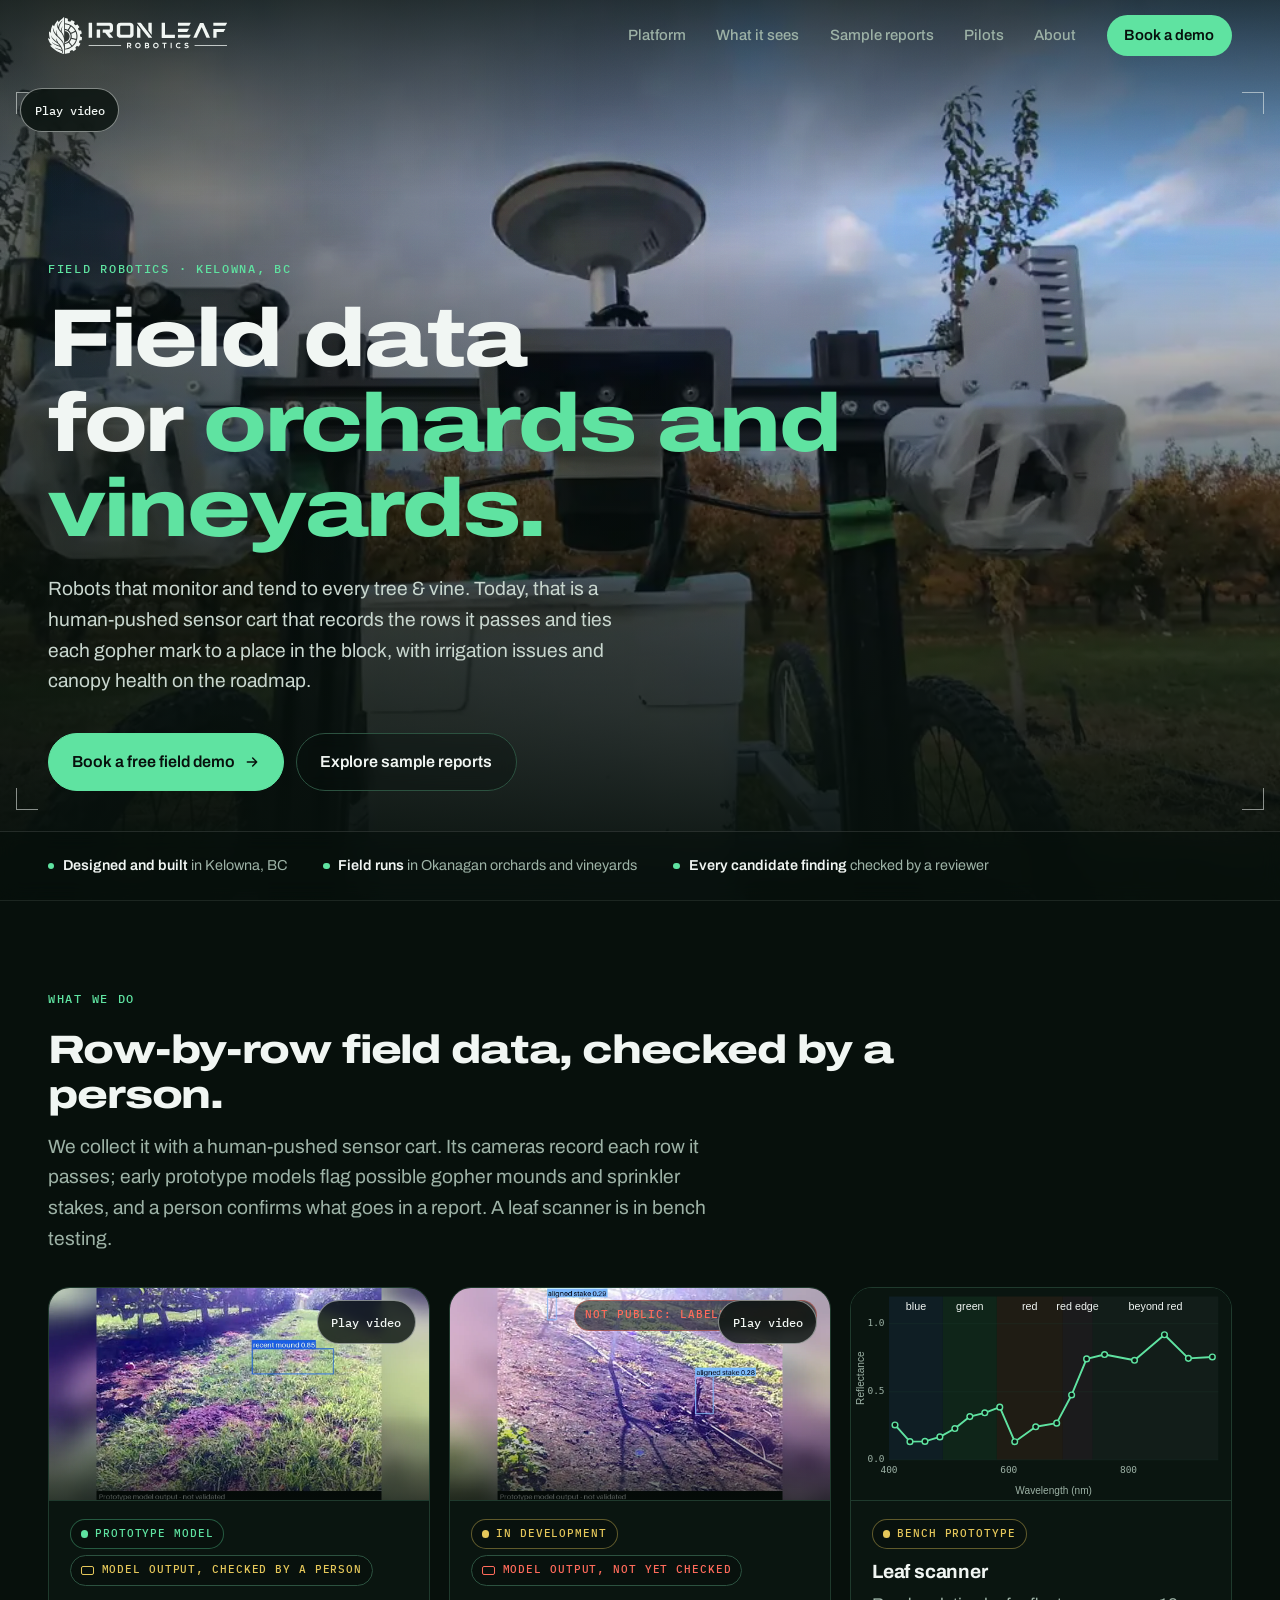
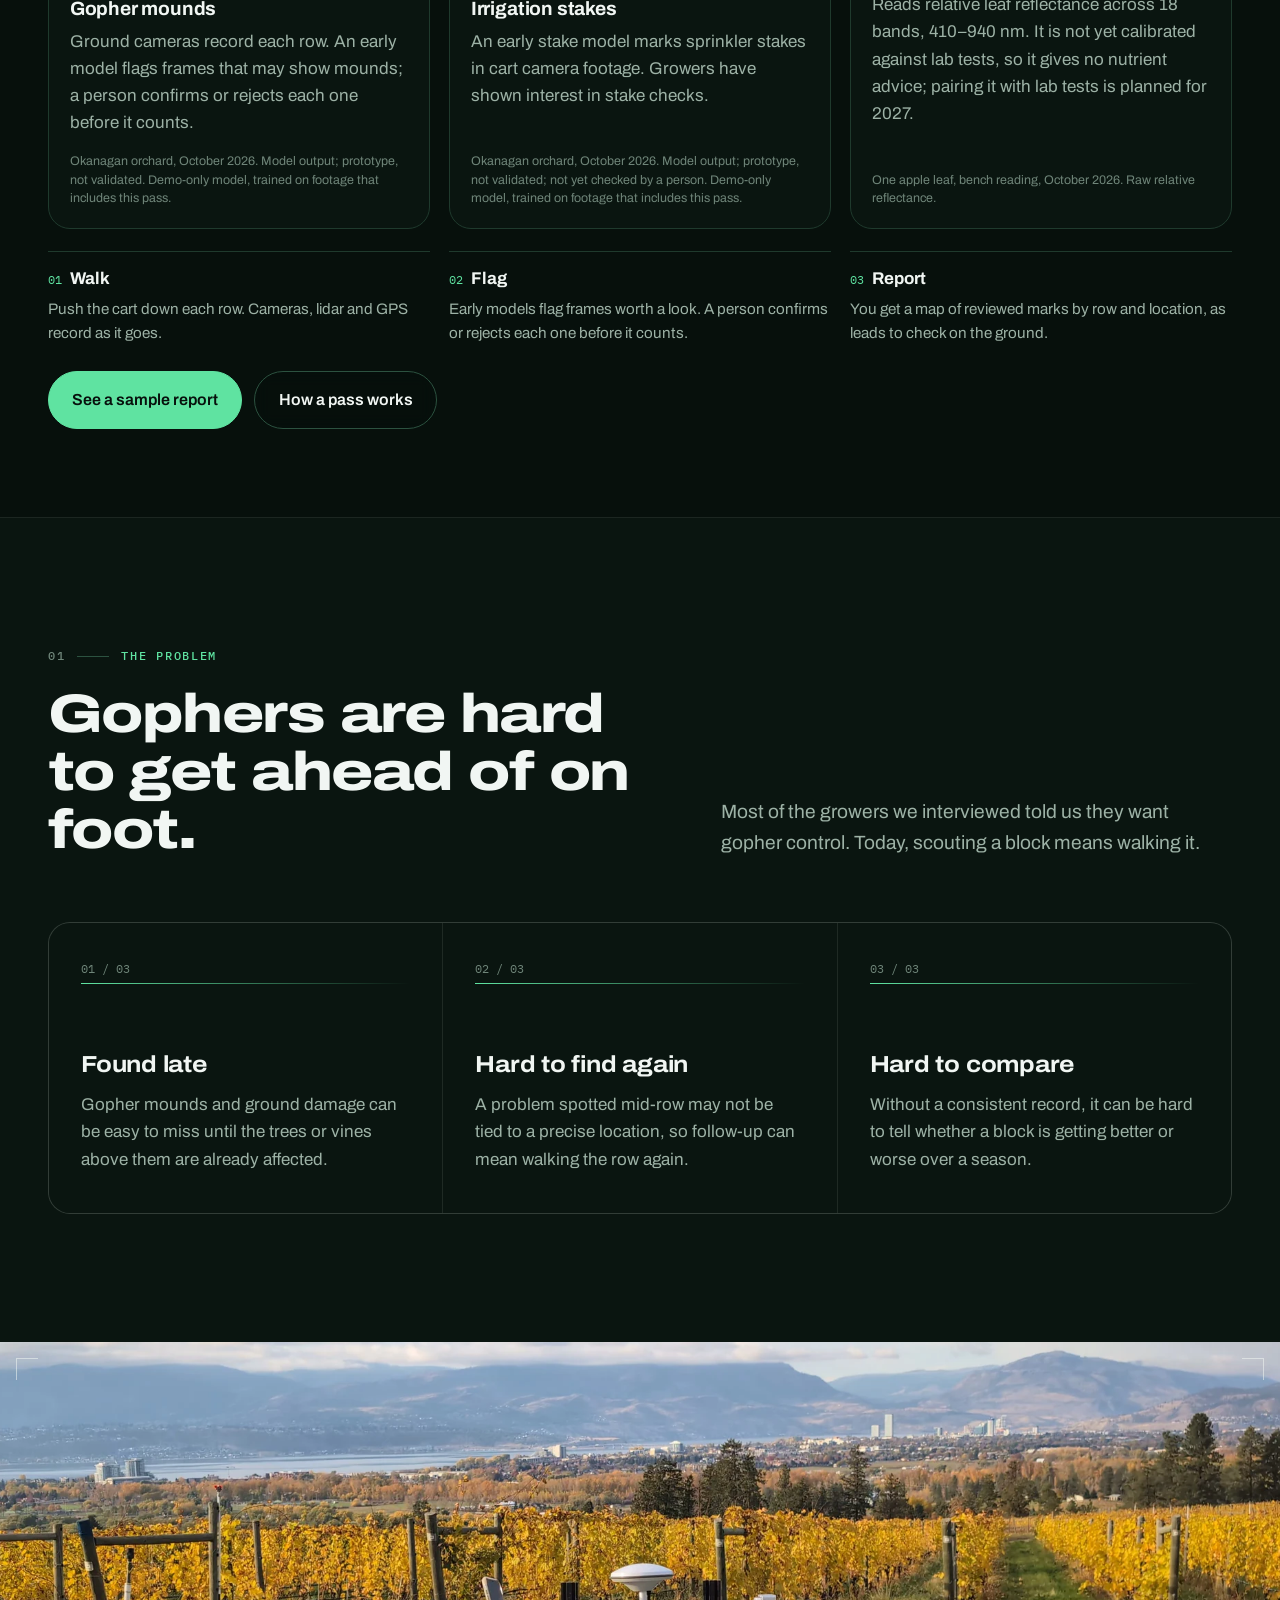
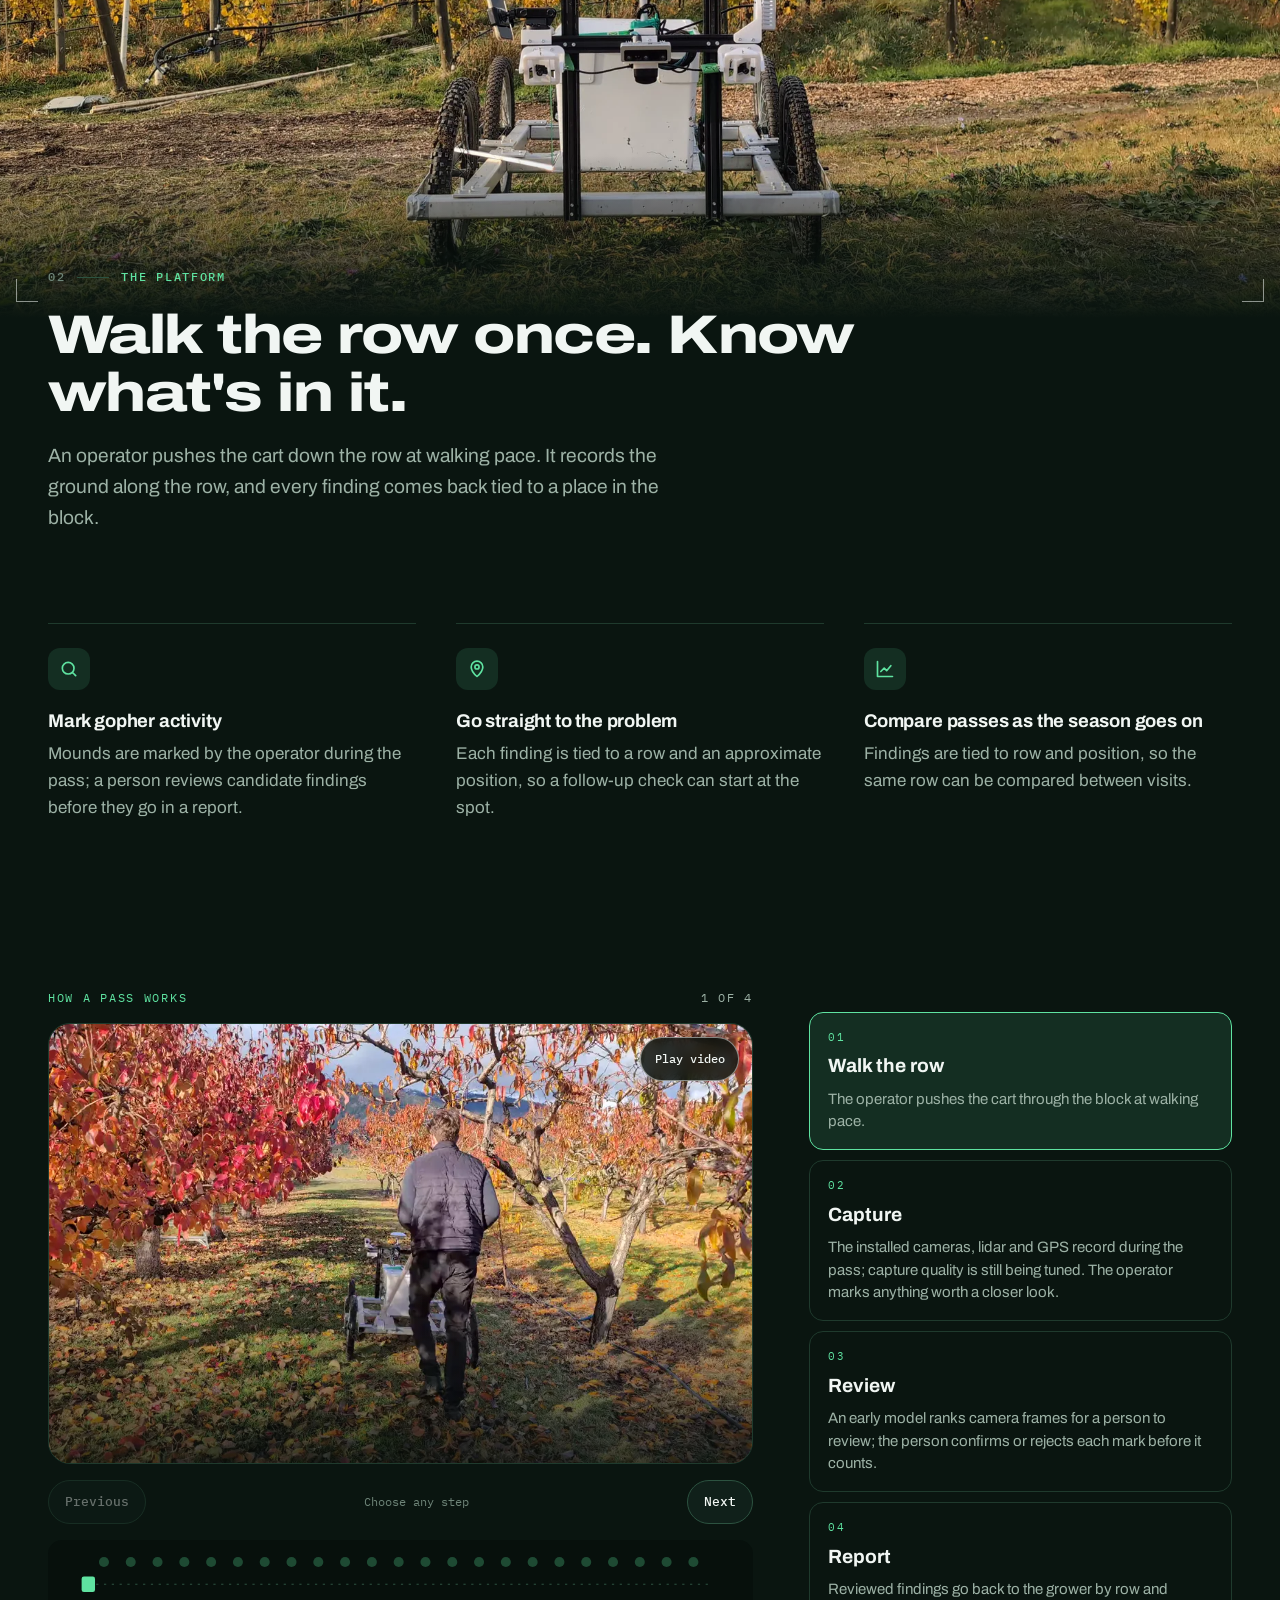
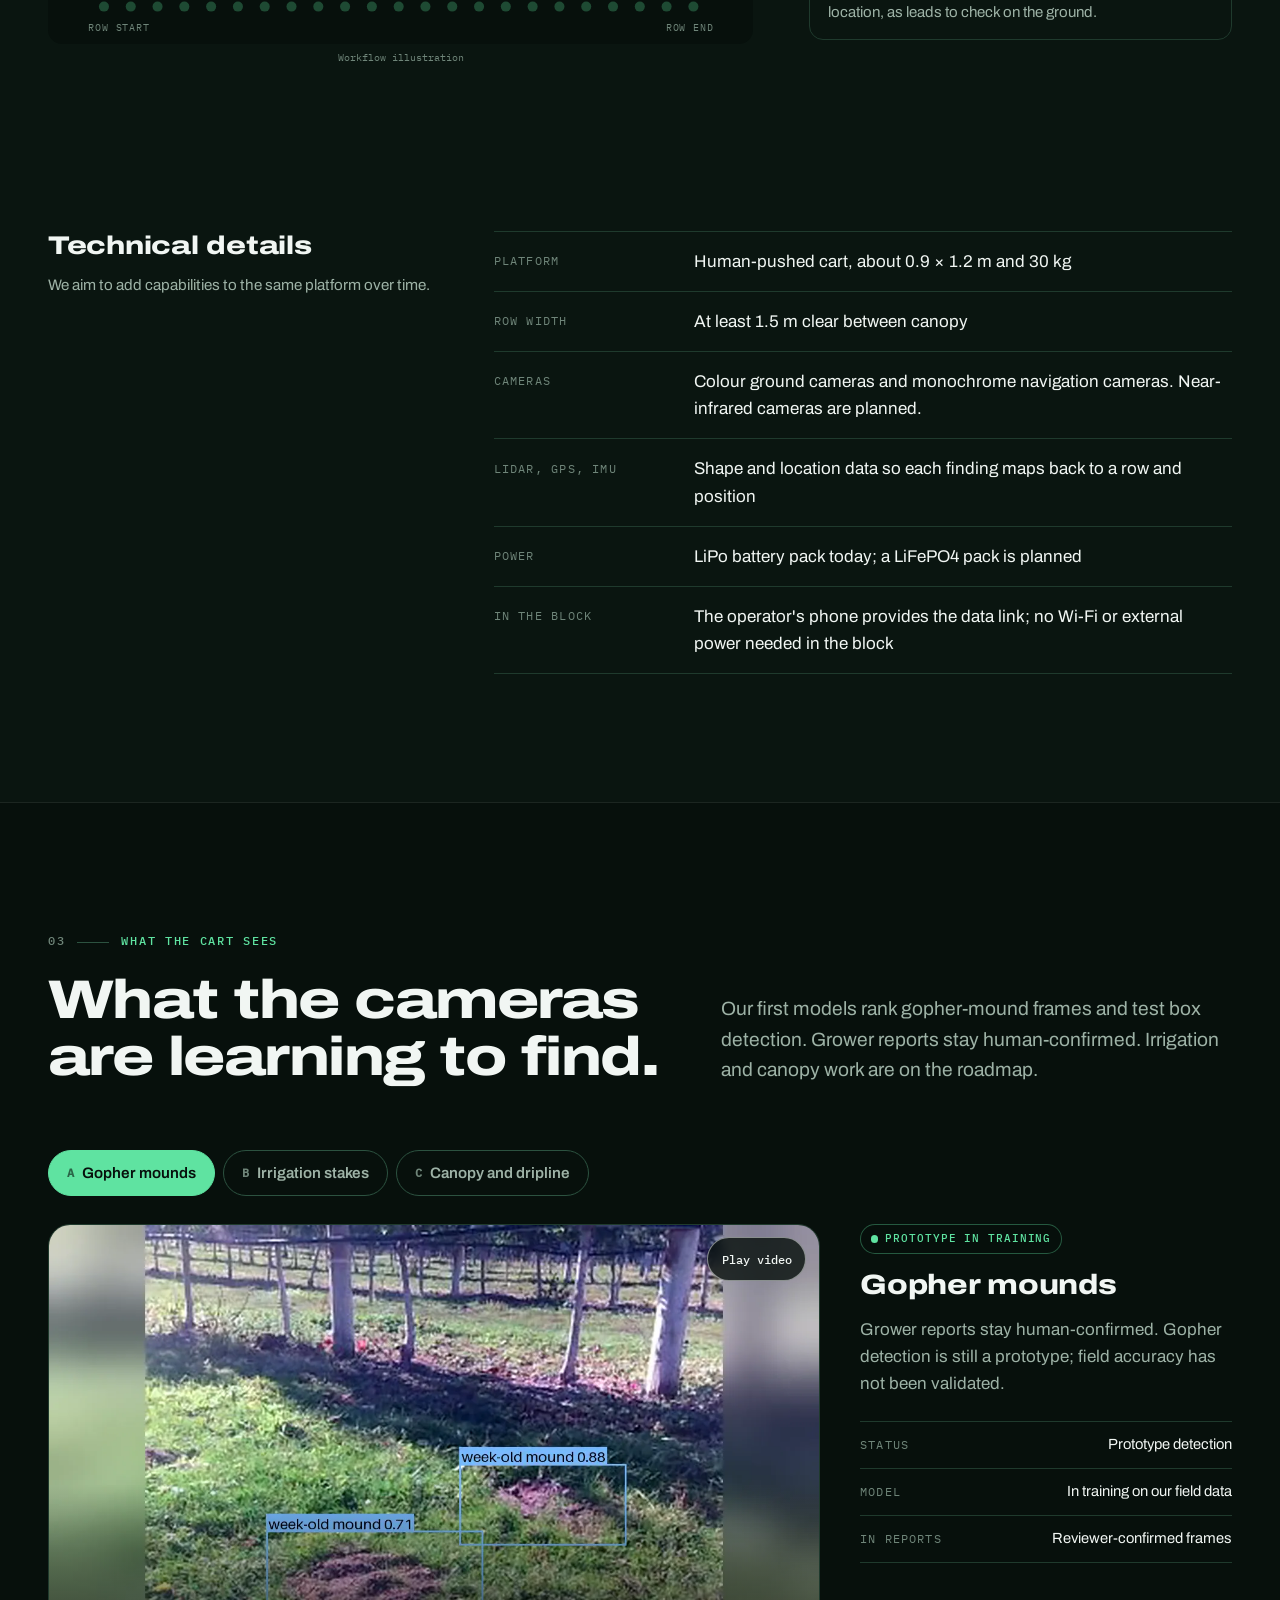
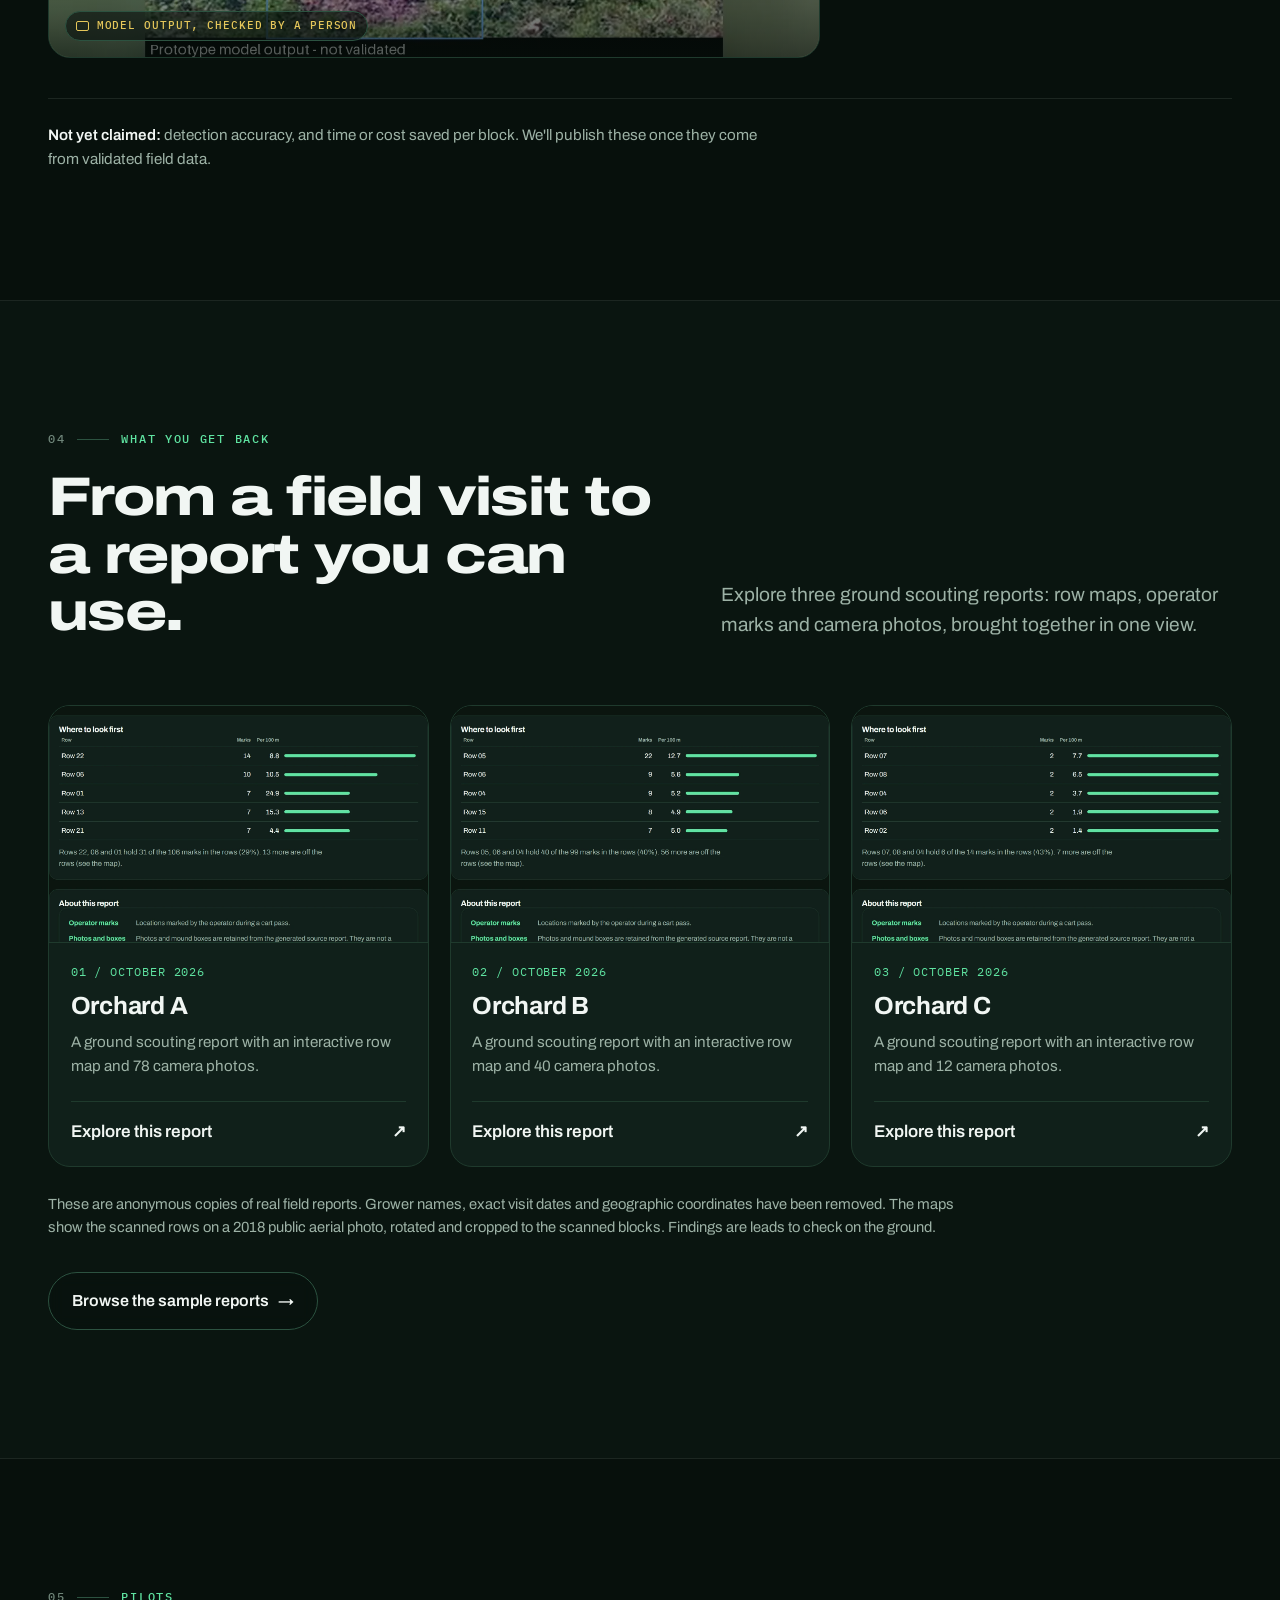
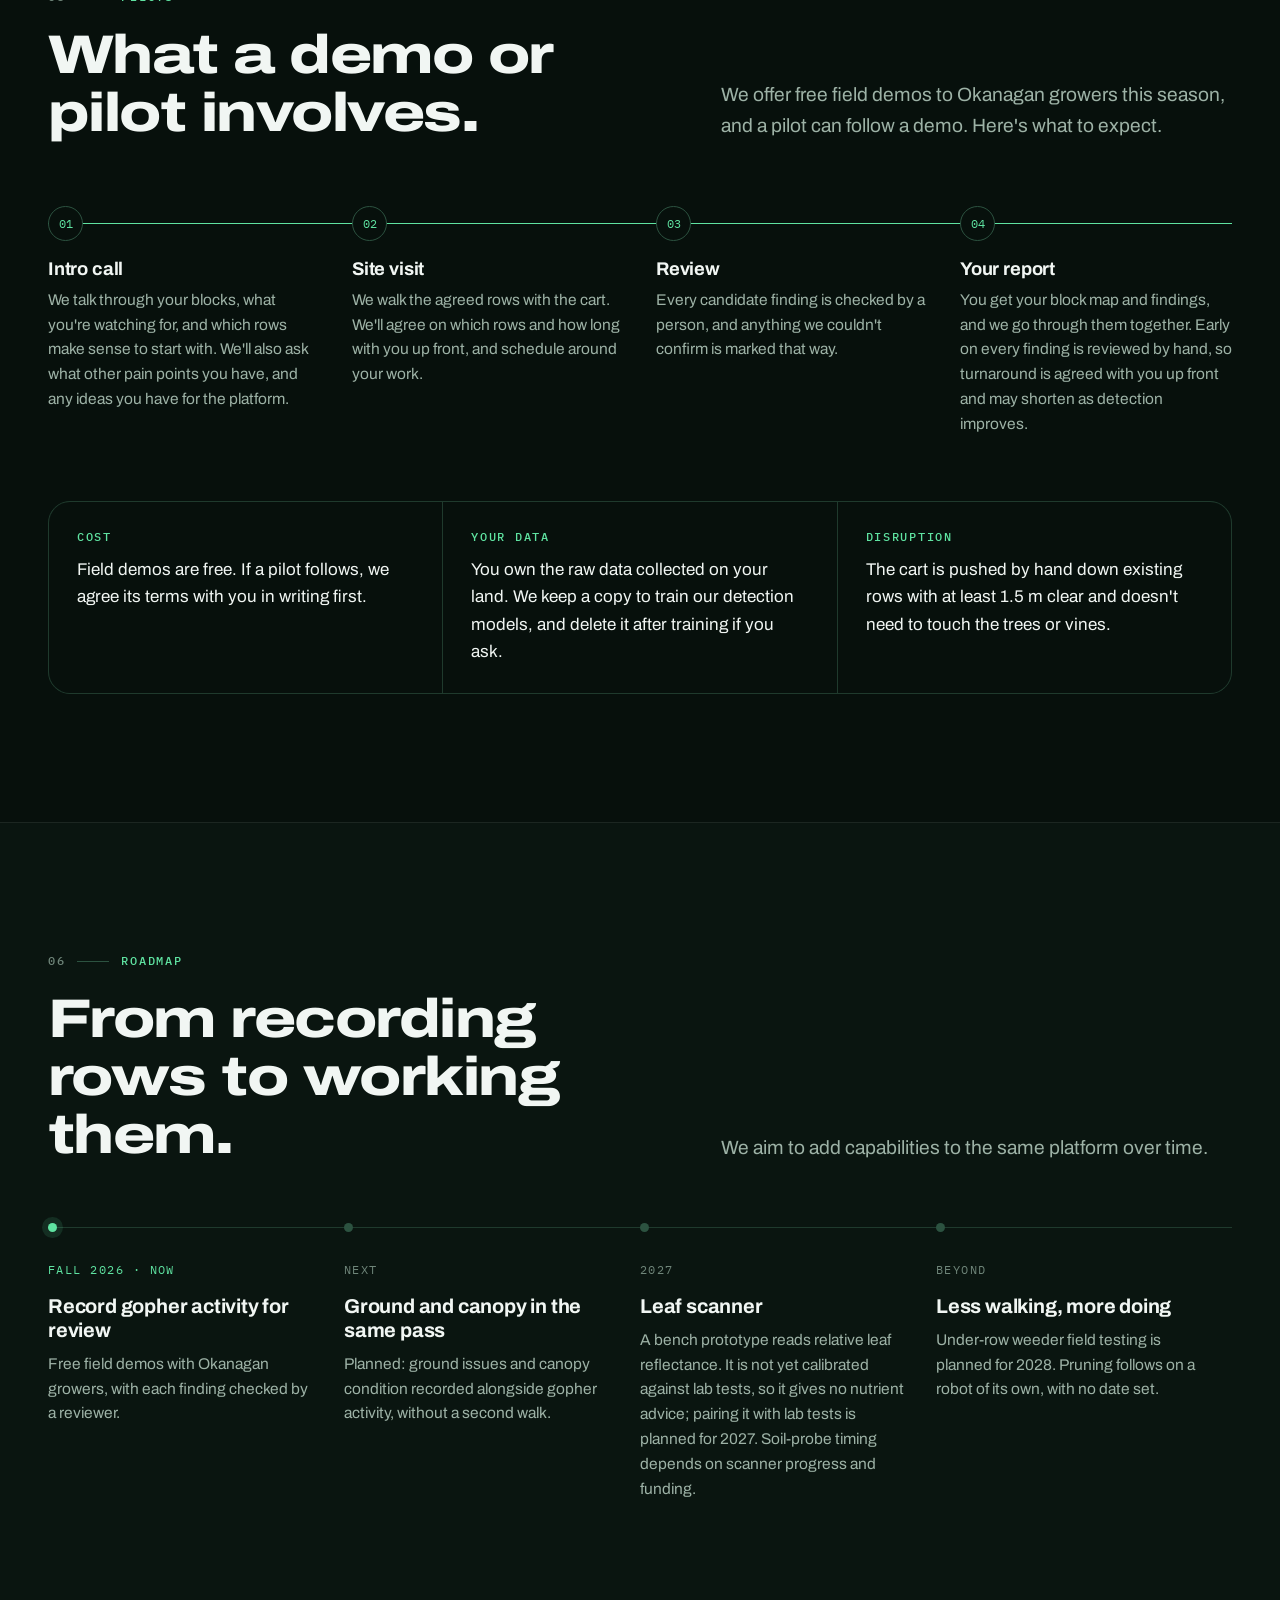
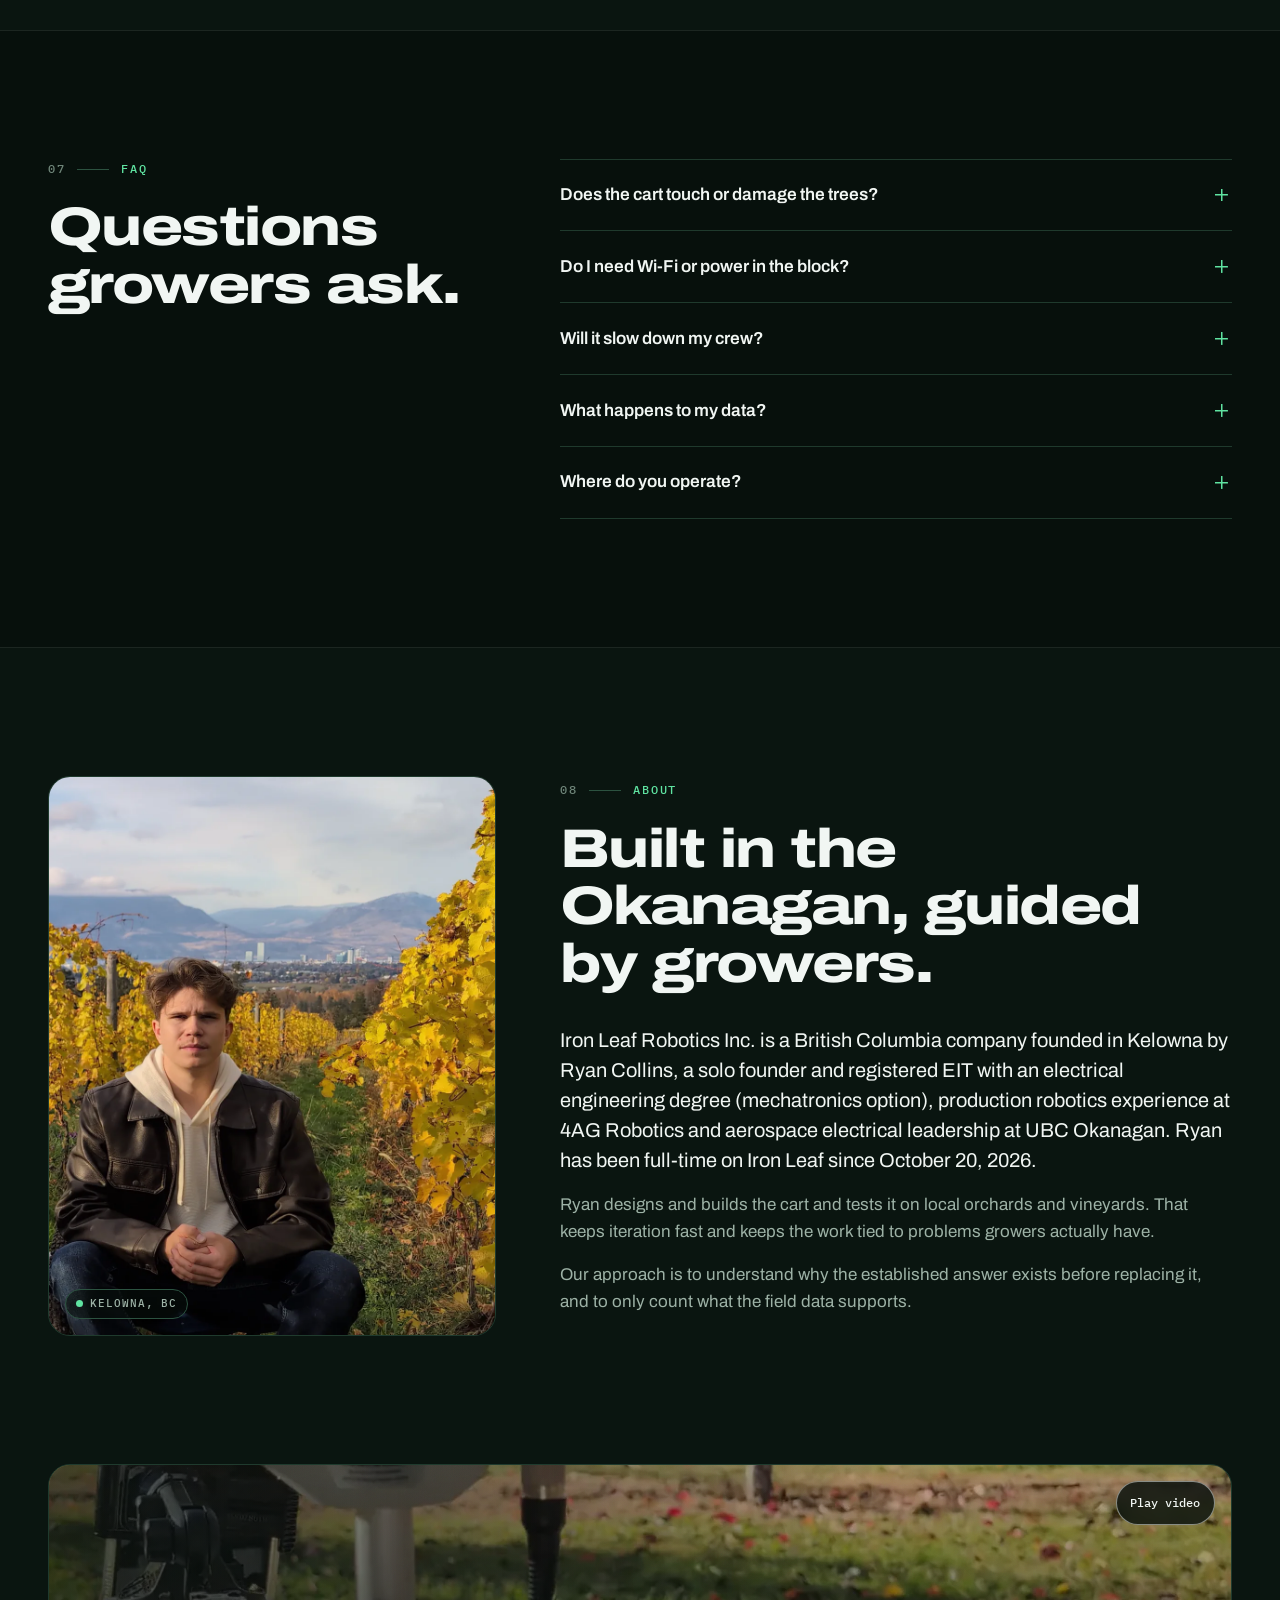
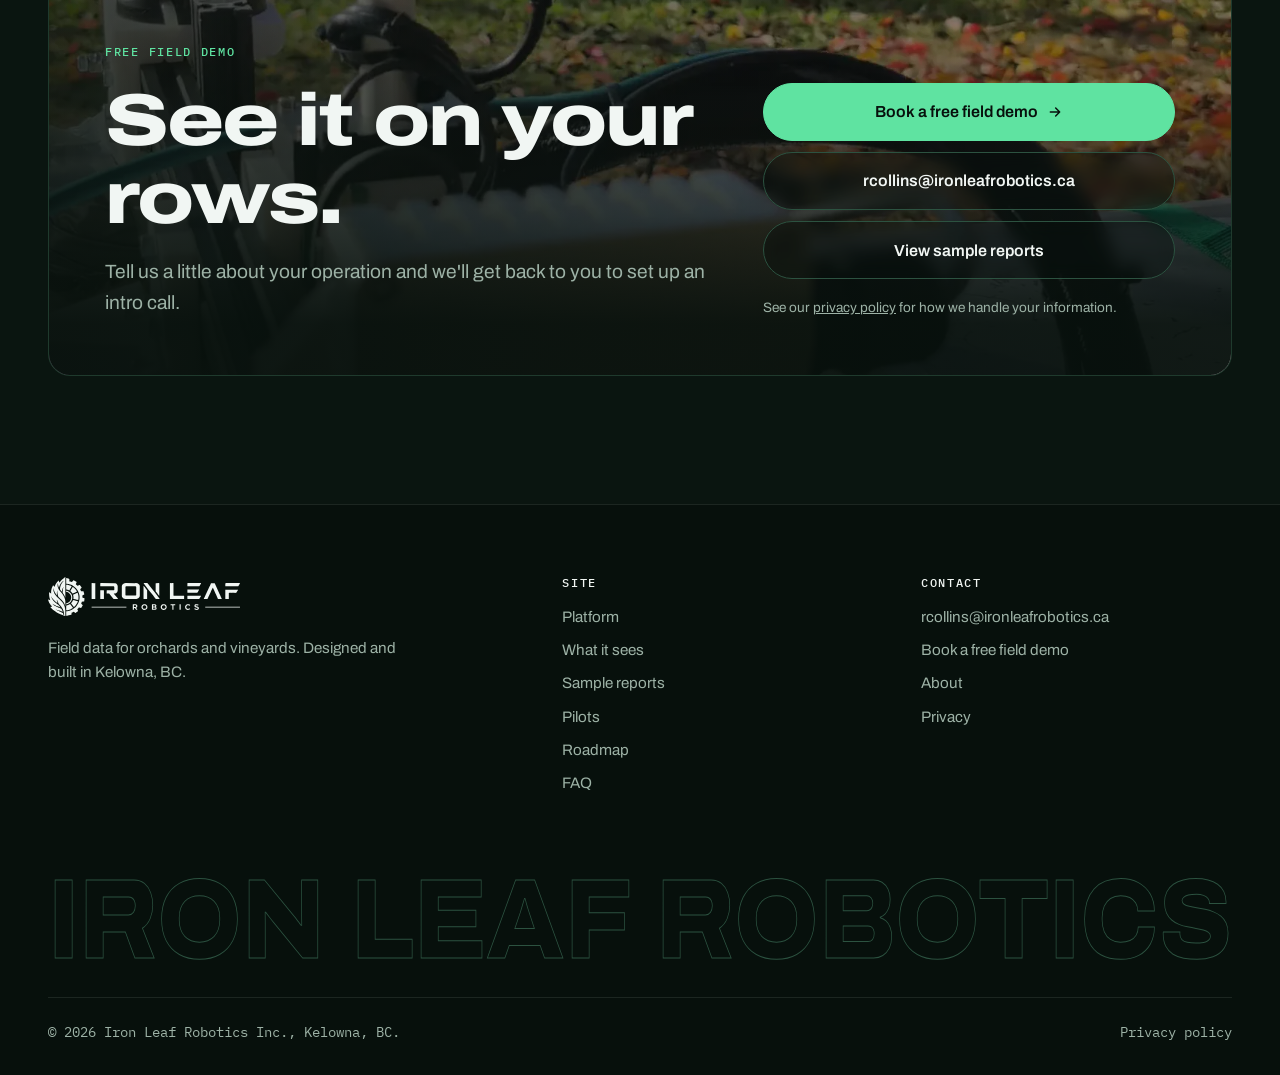
<file: index.html>
<!DOCTYPE html>
<html lang="en">
<head>
<meta charset="utf-8">
<meta name="viewport" content="width=device-width, initial-scale=1, viewport-fit=cover">
<title>Iron Leaf Robotics | Field data for orchards and vineyards</title>
<meta name="description" content="Robots that monitor and tend to every tree &amp; vine. Today, a human-pushed sensor cart that records orchard and vineyard rows and ties each gopher mark to a place in the block. Kelowna, BC.">
<meta name="theme-color" content="#07100C">
<link rel="icon" href="data:image/svg+xml,%3Csvg%20xmlns%3D%22http%3A//www.w3.org/2000/svg%22%20viewBox%3D%22126%20-39%20474%20504%22%3E%3Crect%20x%3D%22126%22%20y%3D%22-39%22%20width%3D%22474%22%20height%3D%22504%22%20rx%3D%2290%22%20fill%3D%22%230A1510%22/%3E%3Cpath%20fill%3D%22%23fff%22%20fill-rule%3D%22evenodd%22%20d%3D%22M403.0%20292.5L401.8%20292.2L392.5%20297.8L383.5%20302.0L372.5%20305.8L370.5%20306.0L369.0%20306.8L362.2%20308.2L362.0%20308.8L362.0%20358.5L362.8%20359.2L366.8%20359.0L371.5%20358.0L374.8%20357.8L377.0%20357.0L379.8%20356.8L384.0%20355.5L386.2%20355.2L387.8%20354.5L394.2%20352.8L395.5%20352.0L402.0%20349.8L403.0%20349.0L404.2%20348.8L409.8%20346.2L420.0%20340.8L428.0%20335.8L432.8%20332.0L433.0%20331.2L428.2%20325.2L426.5%20322.5ZM434.2%20250.2L433.5%20250.8L431.8%20255.2L425.0%20268.0L417.5%20278.2L412.2%20284.0L412.2%20284.8L442.0%20323.0L442.8%20323.5L443.5%20323.5L449.0%20318.8L457.5%20309.8L464.2%20301.2L470.0%20293.0L477.8%20279.0L481.2%20270.8L484.0%20262.5L483.0%20261.8L478.8%20261.0L477.0%20260.2L474.8%20260.0L471.8%20259.0L453.8%20255.0L448.0%20253.2L441.5%20252.0L439.8%20251.2ZM480.8%20173.5L478.2%20174.0L476.8%20175.0L476.0%20175.0L471.2%20177.0L470.2%20177.8L465.8%20179.2L457.8%20183.0L456.5%20183.2L456.0%20183.8L434.0%20193.0L433.0%20194.2L433.2%20195.2L433.8%20196.0L435.8%20202.8L438.0%20217.2L438.2%20225.5L438.0%20225.8L437.8%20232.8L437.0%20236.5L437.0%20238.2L437.5%20238.8L443.8%20240.2L446.2%20240.5L448.5%20241.2L452.2%20241.8L456.5%20243.0L457.8%20243.0L463.2%20244.5L466.5%20245.0L468.5%20245.8L470.0%20245.8L473.0%20246.8L474.2%20246.8L479.0%20248.0L482.5%20248.5L486.0%20249.5L487.5%20249.2L488.2%20247.2L488.5%20244.5L489.2%20241.8L490.2%20233.0L490.2%20229.5L490.5%20229.2L490.2%20211.0L489.5%20206.8L489.2%20202.5L488.5%20200.0L487.8%20194.8L486.8%20191.5L486.8%20190.2L485.8%20188.0L485.8%20186.8L484.0%20182.2L483.8%20180.8L483.0%20179.5L481.8%20175.2ZM362.5%20152.0L361.5%20152.8L361.5%20162.5L362.0%20163.2L366.8%20164.5L369.0%20164.8L369.8%20165.2L372.8%20166.0L379.5%20168.8L383.8%20171.0L388.0%20173.8L392.8%20177.5L398.0%20182.5L400.8%20185.8L406.2%20193.8L409.5%20200.5L412.0%20207.8L413.2%20213.8L414.0%20220.5L413.8%20229.2L413.0%20234.2L412.0%20237.5L412.0%20238.8L408.5%20248.5L403.8%20257.0L397.8%20264.8L392.2%20270.0L386.5%20274.5L380.5%20278.0L373.8%20281.0L368.2%20282.8L362.0%20284.0L361.5%20284.8L361.5%20294.5L362.0%20295.0L363.8%20295.0L370.5%20293.8L373.2%20292.8L375.0%20292.5L376.2%20291.8L377.8%20291.5L382.0%20289.8L387.5%20287.0L391.8%20284.5L397.0%20280.8L403.8%20274.8L407.5%20270.8L414.5%20261.2L418.8%20253.2L421.5%20246.2L421.8%20244.8L422.5%20243.2L423.0%20240.2L423.8%20238.5L424.0%20235.8L424.8%20233.0L425.0%20227.5L425.2%20227.2L425.2%20219.2L425.0%20219.0L424.8%20214.0L424.0%20211.2L423.5%20207.2L421.5%20200.5L418.2%20192.5L413.8%20184.5L408.8%20177.8L404.8%20173.2L395.2%20165.0L388.0%20160.5L381.5%20157.2L380.2%20157.0L376.5%20155.2L370.0%20153.2ZM431.0%20112.0L430.2%20112.0L429.0%20113.5L426.5%20118.2L419.2%20129.8L418.5%20131.5L415.2%20136.5L414.5%20138.2L411.2%20143.2L404.5%20155.0L404.5%20156.0L410.8%20161.2L417.8%20168.5L424.0%20176.8L426.8%20181.2L427.8%20182.0L429.2%20181.8L435.5%20178.8L439.2%20177.5L440.8%20176.5L442.0%20176.2L449.8%20172.5L461.2%20167.8L464.5%20166.0L465.8%20165.8L474.8%20161.2L474.8%20160.0L469.8%20151.2L460.8%20138.8L451.0%20128.0L443.2%20121.0L434.5%20114.2ZM362.8%2088.0L362.0%2088.8L362.0%20138.2L363.5%20139.2L369.2%20140.0L370.2%20140.5L372.5%20140.8L378.8%20142.5L385.8%20145.0L393.0%20148.8L394.2%20148.5L409.0%20123.8L411.0%20119.8L414.8%20114.0L414.8%20113.5L419.2%20106.0L419.2%20105.0L417.2%20103.5L409.0%2099.5L403.0%2097.0L401.5%2096.8L400.2%2096.0L391.5%2093.0L376.0%2089.5ZM362.5%2017.5L362.2%2017.8L362.2%2022.8L362.0%2023.0L362.0%2032.0L362.2%2032.2L362.0%2033.5L362.0%2076.2L362.2%2077.0L362.8%2077.5L364.2%2077.8L367.2%2077.8L369.5%2078.2L373.8%2078.5L377.5%2079.5L379.5%2079.5L383.0%2080.5L386.5%2081.0L389.5%2082.0L391.8%2082.2L397.2%2083.8L398.5%2084.5L400.2%2084.8L402.0%2085.8L403.5%2086.0L413.8%2090.0L429.0%2097.8L435.5%20101.8L446.0%20109.2L455.5%20117.2L464.5%20126.2L472.2%20135.5L479.0%20145.0L487.0%20159.2L490.5%20167.0L491.2%20169.5L492.0%20170.8L492.2%20172.2L494.0%20176.0L494.0%20176.8L494.8%20178.0L497.2%20186.2L500.0%20198.8L501.8%20213.5L501.8%20230.2L501.5%20230.5L501.2%20236.8L499.0%20250.8L496.5%20261.0L495.0%20265.0L495.0%20266.0L492.2%20272.5L492.0%20274.0L488.5%20282.2L484.8%20289.8L478.0%20301.2L470.0%20312.2L458.5%20325.0L451.2%20331.8L444.0%20337.8L429.8%20347.5L420.5%20352.8L413.5%20356.2L399.5%20362.0L398.8%20362.0L395.0%20363.5L393.2%20363.8L391.8%20364.5L385.8%20366.0L383.2%20366.2L381.5%20367.0L372.0%20368.8L365.5%20369.2L363.0%20369.8L362.2%20370.2L362.0%20370.8L362.0%20416.2L362.8%20417.2L363.5%20417.2L369.0%20415.8L371.8%20415.5L373.5%20414.8L379.0%20413.8L380.8%20413.0L383.2%20412.8L385.8%20411.8L387.2%20411.8L389.5%20411.0L395.2%20410.0L397.0%20409.2L399.5%20409.0L415.0%20405.2L416.0%20404.5L417.0%20401.8L418.5%20385.8L419.0%20384.5L421.2%20383.0L425.0%20381.8L431.8%20378.8L440.8%20374.0L442.8%20374.2L456.2%20386.5L457.2%20387.0L459.2%20387.0L469.0%20380.2L473.0%20377.0L484.5%20368.8L485.8%20367.5L486.2%20365.8L485.8%20364.0L483.0%20358.8L478.8%20349.2L478.5%20347.8L479.8%20345.8L486.0%20339.2L494.0%20329.5L495.5%20328.5L499.8%20329.5L506.0%20331.8L507.8%20332.0L515.5%20334.8L517.8%20334.5L524.5%20324.2L535.0%20306.0L534.8%20303.2L533.0%20301.5L519.0%20290.5L518.2%20289.5L518.2%20288.5L520.5%20283.0L520.8%20281.5L521.5%20280.2L522.5%20276.5L524.5%20271.2L524.8%20269.5L526.0%20267.8L537.5%20266.5L547.2%20266.0L548.5%20265.5L549.5%20264.5L552.2%20246.8L553.5%20235.0L552.2%20232.5L545.2%20229.8L544.2%20229.0L543.5%20229.0L535.0%20225.0L533.8%20224.8L531.8%20223.2L531.5%20214.8L530.5%20205.0L530.5%20202.2L531.0%20201.2L549.8%20191.5L550.8%20190.2L550.5%20186.5L549.8%20184.8L549.8%20183.2L548.8%20181.0L548.5%20178.8L547.8%20177.2L546.8%20172.5L545.8%20170.0L545.8%20169.0L543.2%20161.0L543.2%20160.0L542.0%20158.0L540.8%20157.5L519.2%20157.5L518.5%20157.2L517.0%20155.2L516.5%20153.5L512.8%20145.5L508.0%20136.5L508.2%20135.8L522.8%20120.5L523.0%20118.5L521.5%20115.8L504.2%2092.5L503.0%2091.2L501.0%2091.0L480.8%2099.2L479.2%2098.8L473.0%2092.8L464.8%2086.0L462.5%2083.5L462.5%2082.0L467.5%2070.5L468.8%2066.8L469.5%2065.8L470.8%2061.8L470.8%2061.0L470.0%2059.5L468.0%2058.0L439.5%2042.0L437.8%2042.0L435.8%2043.8L424.2%2058.0L421.5%2060.8L420.8%2060.8L403.8%2055.0L396.8%2053.2L395.8%2052.8L394.8%2051.2L394.8%2029.2L395.0%2028.8L394.5%2026.8L390.2%2025.0L388.2%2024.8L386.8%2024.0L385.8%2024.0L380.0%2022.0L379.0%2022.0L376.5%2021.0L375.5%2021.0L363.8%2017.5ZM352.8%207.0L350.8%208.0L336.5%2019.5L316.8%2037.2L305.0%2048.8L298.5%2056.0L291.2%2065.2L290.2%2064.5L288.8%2060.5L288.5%2058.8L286.0%2051.8L284.2%2044.0L283.2%2044.0L273.0%2053.8L268.0%2059.2L258.2%2072.5L253.2%2081.0L248.0%2091.2L243.0%20103.5L243.0%20104.2L242.0%20106.2L241.0%20109.8L240.2%20110.8L239.5%20110.8L229.5%2098.0L227.0%2094.2L226.2%2093.5L225.2%2094.2L221.2%20101.8L214.0%20118.0L210.2%20128.8L207.8%20138.0L205.0%20152.2L205.0%20155.2L204.5%20158.8L204.2%20170.2L204.5%20170.5L204.5%20175.5L204.8%20175.8L205.0%20181.2L204.5%20181.8L203.5%20181.5L185.8%20168.0L184.2%20167.2L183.8%20167.8L183.5%20175.2L183.2%20175.5L183.2%20189.5L183.5%20189.8L184.0%20202.8L185.2%20211.2L185.2%20213.2L188.2%20228.2L189.0%20229.8L189.2%20231.8L191.8%20240.5L195.0%20249.0L195.5%20251.2L194.2%20251.5L185.0%20248.0L181.5%20247.0L175.2%20244.2L173.0%20243.5L172.2%20243.8L172.2%20245.0L173.8%20250.5L179.0%20265.8L181.0%20269.8L183.0%20275.0L191.0%20289.8L195.0%20295.8L202.0%20304.5L207.5%20310.2L216.8%20318.2L216.5%20319.0L215.2%20319.5L214.0%20319.5L210.2%20320.5L208.8%20320.5L205.0%20321.5L196.5%20322.8L196.0%20323.2L196.0%20323.8L205.0%20334.2L214.8%20344.0L223.5%20351.8L231.5%20358.0L234.5%20360.8L249.8%20372.0L263.8%20381.2L278.0%20389.5L291.0%20396.0L295.2%20397.8L296.2%20398.5L297.5%20398.8L299.2%20399.8L300.5%20400.0L302.2%20401.0L315.2%20406.2L323.8%20409.2L324.5%20409.2L325.8%20410.0L332.5%20412.0L333.8%20412.8L340.2%20414.8L341.5%20415.5L352.0%20418.8L353.0%20418.2L353.0%20369.2L352.8%20369.0L352.8%20361.2L352.5%20361.0L352.2%20354.8L351.5%20347.5L348.8%20331.0L344.8%20316.0L340.8%20305.0L338.0%20298.8L332.8%20288.5L326.2%20278.5L318.0%20268.0L307.8%20256.8L295.0%20244.0L277.8%20228.0L264.5%20214.8L253.8%20202.5L245.5%20191.2L238.8%20179.8L235.0%20171.2L231.0%20159.8L228.5%20148.5L228.2%20145.0L227.5%20141.5L227.0%20128.5L227.8%20127.0L228.8%20128.8L230.0%20134.8L233.0%20143.5L233.0%20144.2L234.0%20146.2L234.0%20147.0L235.0%20148.8L235.2%20150.2L239.2%20160.2L240.0%20161.2L240.2%20162.5L244.0%20170.0L251.0%20182.2L252.0%20183.2L256.5%20190.2L266.5%20202.2L266.8%20202.0L266.8%20199.5L266.0%20196.0L265.0%20187.2L264.8%20172.0L265.0%20171.8L265.2%20164.2L266.8%20154.0L267.8%20150.5L268.2%20150.0L268.8%20150.5L269.0%20161.0L269.2%20161.2L269.5%20167.0L272.0%20185.8L273.0%20189.8L273.5%20193.8L274.2%20195.8L276.0%20204.0L278.2%20211.2L280.2%20216.2L285.5%20221.8L298.2%20233.2L315.8%20250.5L323.8%20259.5L329.0%20266.2L334.8%20274.5L340.8%20285.0L343.8%20291.0L347.8%20300.5L348.0%20302.0L349.0%20303.8L349.2%20305.2L350.0%20306.5L352.0%20312.5L352.8%20313.2L353.0%20313.0L353.0%20303.2L353.2%20303.0L353.2%20272.2L353.0%20272.0L352.8%20261.2L351.8%20255.5L351.5%20251.8L351.0%20250.5L349.8%20243.5L349.2%20242.5L348.5%20238.5L347.8%20237.0L347.8%20236.0L344.5%20226.2L340.8%20217.2L335.2%20206.2L326.2%20191.5L314.8%20176.0L294.2%20151.2L285.0%20138.0L280.8%20130.2L275.8%20118.5L273.0%20108.0L271.8%2096.5L271.8%2090.2L272.0%2090.0L272.0%2086.0L273.5%2076.0L274.2%2074.0L274.8%2073.8L275.5%2075.0L276.0%2082.0L277.0%2087.2L277.0%2089.2L277.8%2091.5L279.2%2099.5L280.8%20103.8L281.0%20105.8L282.5%20110.5L283.2%20111.8L285.0%20116.8L286.2%20119.2L286.8%20119.5L287.5%20118.5L287.8%20116.0L290.2%20106.5L294.0%2096.2L299.5%2085.0L304.8%2076.2L305.8%2075.2L311.2%2067.2L320.5%2057.2L330.5%2049.0L334.0%2046.8L335.0%2047.0L334.5%2048.2L326.0%2058.5L317.8%2070.5L311.8%2080.8L307.8%2089.0L305.8%2094.2L305.0%2095.2L301.2%20106.0L298.8%20116.8L298.8%20118.2L298.0%20121.5L297.8%20129.0L297.5%20129.2L297.8%20135.5L298.2%20138.8L301.0%20143.2L314.2%20159.8L316.0%20161.5L316.5%20161.5L317.2%20158.2L317.5%20153.8L319.0%20145.2L319.8%20143.5L320.0%20141.5L321.0%20139.0L321.8%20135.8L322.8%20134.0L322.8%20133.2L324.8%20128.0L328.2%20120.5L332.0%20114.0L333.2%20112.5L333.8%20112.8L333.8%20114.2L332.2%20118.5L332.0%20120.8L331.0%20122.8L331.0%20124.0L330.0%20127.0L329.2%20131.8L328.5%20133.8L328.2%20136.5L327.0%20142.0L326.8%20146.0L326.0%20148.5L325.2%20161.2L325.0%20161.5L325.0%20169.0L325.5%20172.5L326.2%20174.8L335.5%20188.0L341.8%20199.0L344.5%20204.5L347.2%20211.5L349.0%20215.0L352.0%20223.5L352.8%20224.2L353.0%20224.0L353.0%2066.8L353.2%2066.5L353.0%2066.0L353.0%2018.2L353.2%2018.0L353.0%208.2L353.2%207.8ZM205.0%20212.2L205.8%20212.5L209.0%20218.5L214.0%20226.5L221.2%20236.5L232.5%20249.8L243.2%20260.5L248.5%20265.2L257.8%20273.0L269.2%20281.8L270.8%20282.5L271.0%20281.2L269.0%20275.8L268.8%20273.8L267.8%20271.5L267.8%20270.2L267.0%20268.0L265.2%20259.0L264.2%20247.2L264.8%20246.0L265.5%20246.5L268.0%20253.5L269.0%20255.2L274.8%20270.0L279.0%20279.2L280.8%20282.2L282.0%20285.5L286.2%20293.8L287.2%20295.2L300.2%20308.5L307.0%20316.5L317.5%20331.2L325.8%20346.0L330.8%20357.5L331.0%20359.0L332.0%20360.5L332.0%20361.5L333.0%20363.8L334.0%20367.8L334.8%20369.0L335.0%20371.2L335.8%20373.0L336.8%20379.0L337.2%20380.0L337.5%20383.2L338.2%20386.0L339.0%20391.8L339.0%20394.5L340.0%20403.5L340.0%20406.8L339.5%20407.8L339.0%20408.0L336.8%20407.0L334.5%20406.5L332.8%20405.8L332.0%20405.0L331.8%20401.2L331.0%20399.0L330.8%20395.5L329.5%20389.5L328.5%20388.0L326.0%20386.2L310.0%20378.0L301.8%20374.2L297.5%20372.8L296.5%20372.0L293.5%20371.0L283.2%20366.2L278.5%20364.5L269.5%20360.0L266.8%20359.0L256.8%20354.0L251.5%20351.0L249.2%20349.2L249.5%20348.8L252.0%20349.0L255.8%20350.5L259.8%20351.8L260.8%20351.8L262.8%20352.8L269.5%20354.5L276.0%20356.8L278.0%20357.0L285.0%20359.5L286.8%20359.8L288.0%20360.5L289.8%20360.8L291.8%20361.8L292.5%20361.8L296.2%20363.2L298.0%20363.5L311.5%20368.8L312.2%20368.8L313.8%20369.8L316.5%20370.8L324.5%20374.5L325.5%20374.5L325.5%20373.2L324.8%20371.5L324.5%20369.8L320.0%20357.8L315.8%20348.8L312.0%20343.0L304.2%20338.8L288.8%20332.2L287.2%20332.0L285.5%20331.0L284.8%20331.0L279.0%20328.5L277.0%20328.0L275.2%20327.0L274.5%20327.0L262.2%20321.5L254.0%20317.0L253.5%20317.0L241.2%20309.8L233.8%20304.5L222.0%20295.0L216.8%20289.8L216.5%20289.2L216.8%20288.8L217.8%20289.0L224.8%20293.8L233.0%20298.5L251.5%20307.8L254.5%20308.8L255.5%20309.5L261.5%20312.0L264.2%20312.8L268.8%20314.8L269.5%20314.8L270.8%20315.5L274.8%20316.8L276.0%20317.5L277.5%20317.8L278.8%20318.5L281.0%20319.0L286.2%20321.2L287.0%20321.2L291.8%20323.0L297.0%20325.5L298.2%20325.8L299.8%20326.8L301.8%20327.2L301.8%20326.2L300.0%20323.5L295.5%20317.8L289.2%20310.5L282.2%20303.5L274.2%20296.8L264.8%20290.2L251.0%20279.8L244.0%20273.8L231.0%20260.5L222.0%20248.8L216.8%20240.5L212.8%20233.2L208.8%20224.5L206.8%20218.5L206.0%20217.2L205.5%20215.0L204.8%20214.0Z%22/%3E%3C/svg%3E">
<link rel="apple-touch-icon" href="/assets/apple-touch-icon.png">
<link rel="canonical" href="https://www.ironleafrobotics.ca/">
<meta property="og:type" content="website">
<meta property="og:url" content="https://www.ironleafrobotics.ca/">
<meta property="og:site_name" content="Iron Leaf Robotics">
<meta property="og:title" content="Iron Leaf Robotics | Field data for orchards and vineyards">
<meta property="og:description" content="Robots that monitor and tend to every tree &amp; vine. Today, a human-pushed sensor cart that records orchard and vineyard rows and ties each gopher mark to a place in the block. Kelowna, BC.">
<meta property="og:image" content="https://www.ironleafrobotics.ca/assets/og-image.png">
<meta property="og:image:width" content="1200">
<meta property="og:image:height" content="630">
<meta name="twitter:card" content="summary_large_image">
<link rel="preload" href="/assets/fonts/archivo-latin-var.woff2" as="font" type="font/woff2" crossorigin>
<link rel="preload" href="/assets/fonts/ibm-plex-mono-latin-Regular.woff2" as="font" type="font/woff2" crossorigin>
<link rel="stylesheet" href="/assets/css/site.css">
<script>document.documentElement.classList.add('js');</script>
<script type="application/ld+json">
{
  "@context": "https://schema.org",
  "@type": "Organization",
  "name": "Iron Leaf Robotics",
  "legalName": "Iron Leaf Robotics Inc.",
  "url": "https://www.ironleafrobotics.ca/",
  "logo": "https://www.ironleafrobotics.ca/assets/ilr-signature-logo.png",
  "email": "rcollins@ironleafrobotics.ca",
  "description": "Robots that monitor and tend to every tree & vine. Today, a human-pushed sensor cart that records orchard and vineyard rows and ties each gopher mark to a place in the block.",
  "address": { "@type": "PostalAddress", "addressLocality": "Kelowna", "addressRegion": "BC", "addressCountry": "CA" },
  "founder": { "@type": "Person", "name": "Ryan Collins" }
}
</script>
<style>
  /* ===== Hero ===== */
  .hero { min-height: 100svh; padding: 0; display: flex; flex-direction: column; justify-content: flex-end; overflow: hidden; isolation: isolate; }
  .hero-media { position: absolute; inset: 0; z-index: -2; }
  .hero-media img, .hero-media video { width: 100%; height: 100%; object-fit: cover; }
  .hero-shade { position: absolute; inset: 0; z-index: -1; pointer-events: none;
    background:
      linear-gradient(180deg, rgba(7,16,12,.72) 0%, rgba(7,16,12,0) 22%),
      linear-gradient(0deg, rgba(7,16,12,.96) 4%, rgba(7,16,12,.55) 42%, rgba(7,16,12,.05) 75%),
      linear-gradient(90deg, rgba(7,16,12,.55) 0%, rgba(7,16,12,0) 60%); }
  .hero .vf { inset: calc(var(--nav-h) + .25rem) 0 4.6rem 0; }
  .hero .staging-flag { top: calc(var(--nav-h) + 1.25rem); right: 2.75rem; }
  .hero-inner { width: 100%; padding-top: calc(var(--nav-h) + 4rem); padding-bottom: 2.5rem; }
  .hero h1 { font-size: clamp(2.5rem, 6.4vw, 5.6rem); }
  @media (max-width: 30rem) { .hero h1 { font-size: 2.35rem; font-stretch: 112%; } }
  .hero .lead { color: #C9D7CF; max-width: 36rem; }
  .hero-foot { border-top: 1px solid rgba(241,246,243,.12); background: rgba(7,16,12,.55); backdrop-filter: blur(10px); -webkit-backdrop-filter: blur(10px); }
  .hero-foot .wrap { display: flex; align-items: center; justify-content: space-between; gap: 2rem; min-height: 4.25rem; }
  .proof { list-style: none; margin: 0; padding: .9rem 0; display: flex; flex-wrap: wrap; gap: .5rem 2.25rem; font-size: .9rem; color: var(--muted); }
  .proof li { display: flex; align-items: center; gap: .55rem; }
  .proof li::before { content: ""; width: .4rem; height: .4rem; border-radius: 50%; background: var(--mint); }
  .proof b { color: var(--text); font-weight: 600; }
  .hud { display: flex; align-items: center; gap: 1.25rem; font-size: .72rem; letter-spacing: .1em; text-transform: uppercase; color: var(--muted); white-space: nowrap; }
  .hud .tc { color: var(--text); font-variant-numeric: tabular-nums; min-width: 7.5ch; text-align: right; }
  .hud .rec { display: inline-flex; align-items: center; gap: .45rem; color: var(--red); }
  .hud .rec::before { content: ""; width: .5rem; height: .5rem; border-radius: 50%; background: currentColor; animation: pulse 1.6s ease-in-out infinite; }
  .hud[hidden] { display: none; }
  @media (max-width: 54rem) { .hud { display: none; } .proof { gap: .35rem 1.25rem; font-size: .84rem; } }

  /* ===== Problem ===== */
  .problems { display: grid; grid-template-columns: repeat(3, 1fr); gap: 1px; background: var(--line); border: 1px solid var(--line); border-radius: var(--radius-lg); overflow: hidden; }
  .problems article { background: var(--bg); padding: 2.25rem 2rem 2.5rem; position: relative; }
  .problems .n { display: block; font-family: var(--mono); font-size: .78rem; color: var(--dim); margin-bottom: 4.5rem; }
  .problems h3 { font-size: 1.45rem; margin-bottom: .75rem; font-family: var(--display); font-stretch: 112%; font-weight: 700; }
  .problems p { color: var(--muted); margin: 0; }
  .problems article::after { content: ""; position: absolute; left: 2rem; right: 2rem; top: 3.75rem; height: 1px; background: linear-gradient(90deg, var(--mint), transparent); transform: scaleX(0); transform-origin: left; transition: transform 1.2s var(--ease-out) .2s; }
  .problems article.in::after { transform: scaleX(1); }
  @media (max-width: 54rem) { .problems { grid-template-columns: 1fr; } .problems .n { margin-bottom: 2.5rem; } .problems article::after { top: 3.4rem; } }

  /* ===== Platform opener (full-bleed footage) ===== */
  #platform { padding-top: 0; }
  .opener { position: relative; min-height: min(88svh, 52rem); display: flex; align-items: flex-end; overflow: hidden; isolation: isolate; margin-bottom: clamp(3.5rem, 7vw, 6rem); }
  .opener .media { position: absolute; inset: 0; z-index: -2; }
  .opener .media > img, .opener .media > video { transform: scale(var(--zoom, 1.08)); transition: transform .1s linear; }
  .opener::before { content: ""; position: absolute; inset: 0; z-index: -1; background: linear-gradient(0deg, var(--bg) 2%, rgba(10,21,16,.6) 38%, rgba(10,21,16,.1) 70%, rgba(10,21,16,.5) 100%); }
  .opener .wrap { width: 100%; padding-bottom: 2rem; }
  .opener .caption { position: absolute; top: calc(1.25rem); left: var(--gutter); z-index: 3; }
  /* #platform: photo first, text below it (Ryan 2026-11-01: text must not cover the cart) */
  #platform .opener { display: block; min-height: 0; }
  #platform .opener::before { display: none; }
  #platform .opener .media { position: relative; inset: auto; z-index: 0; aspect-ratio: 20 / 9; overflow: hidden; }
  #platform .opener .media > img { width: 100%; height: 100%; object-fit: cover; object-position: 50% 60%; display: block; }
  #platform .opener .media::after { content: ""; position: absolute; inset: auto 0 0 0; height: 28%; background: linear-gradient(0deg, var(--bg), rgba(10,21,16,0)); pointer-events: none; }
  #platform .opener .wrap { position: relative; z-index: 1; margin-top: clamp(-3.5rem, -4vw, -1.5rem); padding-bottom: 0; }
  #platform .opener > .vf { bottom: auto; aspect-ratio: 20 / 9; }
  @media (max-width: 54rem) { #platform .opener .media, #platform .opener > .vf { aspect-ratio: 4 / 3; } }
  .outcomes { list-style: none; margin: 0 0 clamp(4rem, 8vw, 7rem); padding: 0; display: grid; grid-template-columns: repeat(3, 1fr); gap: 2.5rem; }
  .outcomes li { border-top: 1px solid var(--border); padding-top: 1.5rem; }
  .outcomes .ico { width: 2.6rem; height: 2.6rem; border-radius: 12px; display: grid; place-items: center; background: var(--mint-soft); color: var(--mint); margin-bottom: 1.25rem; }
  .outcomes .ico svg { width: 1.25rem; height: 1.25rem; }
  .outcomes h3 { margin-bottom: .5rem; }
  .outcomes p { color: var(--muted); margin: 0; }
  @media (max-width: 54rem) { .outcomes { grid-template-columns: 1fr; gap: 1.75rem; } }

  /* ===== How a pass works: deliberate choices in normal page flow ===== */
  .pass { position: relative; padding: clamp(2rem, 5vw, 4rem) 0; }
  .pass-viewer { position: relative; }
  .pass-grid { width: 100%; display: grid; grid-template-columns: 1.25fr .75fr; gap: 3.5rem; align-items: center; }
  .pass-title { font-family: var(--mono); font-size: .76rem; letter-spacing: .14em; text-transform: uppercase; color: var(--mint); margin-bottom: 1rem; display: flex; justify-content: space-between; gap: 1rem; }
  .pass-title .count { color: var(--muted); font-variant-numeric: tabular-nums; white-space: nowrap; }
  .pass-stage { position: relative; border-radius: var(--radius-lg); overflow: hidden; border: 1px solid var(--border); background: var(--bg-deep); aspect-ratio: 16 / 10; width: 100%; }
  .pass-stage .layer { position: absolute; inset: 0; opacity: 0; transition: opacity .3s var(--ease-out); }
  .pass-stage .layer > img, .pass-stage .layer > video { width: 100%; height: 100%; object-fit: cover; }
  .pass[data-step="0"] .layer[data-step="0"], .pass[data-step="1"] .layer[data-step="1"],
  .pass[data-step="2"] .layer[data-step="2"], .pass[data-step="3"] .layer[data-step="3"] { opacity: 1; }
  .layer .layer-tag { position: absolute; left: 1rem; bottom: 1rem; z-index: 4; max-width: calc(100% - 2rem); }
  .layer .shade { position: absolute; inset: 0; background: linear-gradient(0deg, rgba(7,16,12,.75), rgba(7,16,12,0) 45%); z-index: 2; pointer-events: none; }
  .layer.review > img, .layer.report > img { object-fit: contain; background: var(--bg-deep); }
  .pass-stage .layer.report { display: block; }  /* not the home .report grid */
  .pass-actions { display: flex; justify-content: space-between; align-items: center; gap: .75rem; margin-top: 1rem; }
  .pass-actions[hidden] { display: none; }
  .pass-actions button { min-height: 2.75rem; padding: .65rem 1rem; border: 1px solid var(--border-hi); border-radius: 999px; color: var(--text); background: var(--card); font: 500 .8rem var(--mono); cursor: pointer; }
  .pass-actions button:hover:not(:disabled) { border-color: var(--mint); }
  .pass-actions button:disabled { opacity: .4; cursor: default; }
  .pass-hint { color: var(--dim); font: .72rem var(--mono); text-align: center; }

  /* Workflow illustration: schematic, not field data. */
  .row-diagram { margin-top: 1rem; padding: .8rem 1.1rem .55rem; border-radius: 14px; background: var(--bg-deep); }
  .row-diagram svg { width: 100%; height: auto; display: block; overflow: visible; }
  .row-diagram .tree { fill: #1E4A33; }
  .row-diagram .lane { stroke: var(--border-hi); stroke-dasharray: 2 5; }
  .row-diagram .trail { stroke: var(--mint); stroke-width: 2; transform-origin: 20px 28px; transform: scaleX(0); transition: transform .3s var(--ease-out); }
  .row-diagram .cart { fill: var(--mint); transition: transform .3s var(--ease-out); }
  .row-diagram .mk { fill: var(--amber); opacity: 0; transform-box: fill-box; transform-origin: center; transform: scale(0); transition: opacity .3s, transform .3s var(--ease-out), fill .3s; }
  .row-diagram .mk.on { opacity: 1; transform: scale(1); }
  .row-diagram .ring { fill: none; stroke: var(--mint); stroke-width: 1.5; opacity: 0; transition: opacity .3s; }
  .pass[data-step="2"] .row-diagram .ring.on, .pass[data-step="3"] .row-diagram .ring.on { opacity: 1; }
  .row-diagram .lbl { font-family: var(--mono); font-size: 9px; fill: var(--dim); letter-spacing: .08em; text-transform: uppercase; }
  .pass-schematic-note { margin: .4rem 0 0; color: var(--dim); font: .65rem var(--mono); text-align: center; }
  .pass-steps { list-style: none; display: grid; gap: .65rem; margin: 0; padding: 0; }
  .pass-step { display: block; width: 100%; padding: 1rem 1.15rem; border: 1px solid var(--border); border-radius: var(--radius-md); background: transparent; color: var(--text); text-align: left; font: inherit; cursor: pointer; transition: border-color .3s, background .3s; }
  .pass-step:hover:not(:disabled) { border-color: var(--border-hi); background: var(--bg-raise); }
  .pass-step[aria-pressed="true"] { border-color: var(--mint); background: var(--mint-soft); }
  .pass-step:disabled { cursor: default; }
  .pass-step .k { display: block; font-family: var(--mono); font-size: .7rem; color: var(--mint); letter-spacing: .1em; margin-bottom: .3rem; }
  .pass-step-title { display: block; font-size: 1.2rem; font-weight: 700; margin-bottom: .35rem; }
  .pass-step-copy { display: block; color: var(--muted); font-size: .94rem; line-height: 1.5; }
  @media (max-width: 54rem) {
    .pass-grid { grid-template-columns: 1fr; gap: 1.5rem; }
    .pass-stage { aspect-ratio: 4 / 3; }
    .pass-step { padding: .85rem 1rem; }
  }
  @media (prefers-reduced-motion: reduce) {
    .pass-stage .layer, .pass-step, .row-diagram .trail, .row-diagram .cart, .row-diagram .mk, .row-diagram .ring { transition: none; }
  }

  /* Spec sheet */
  .specs { margin-top: clamp(4rem, 8vw, 7rem); display: grid; grid-template-columns: .7fr 1.3fr; gap: 3rem; }
  .specs h3 { font-family: var(--display); font-stretch: 125%; font-weight: 800; font-size: 1.6rem; }
  .specs h3 + p { color: var(--muted); margin-top: .75rem; font-size: .95rem; }
  .specs dl { margin: 0; border-top: 1px solid var(--border); }
  .specs dl > div { display: grid; grid-template-columns: 11rem 1fr; gap: 1.5rem; padding: 1rem 0; border-bottom: 1px solid var(--border); }
  .specs dt { font-family: var(--mono); font-size: .76rem; letter-spacing: .1em; text-transform: uppercase; color: var(--dim); padding-top: .2rem; }
  .specs dd { margin: 0; }
  @media (max-width: 54rem) { .specs { grid-template-columns: 1fr; gap: 1.5rem; } .specs dl > div { grid-template-columns: 1fr; gap: .25rem; } }

  /* ===== What the cart sees ===== */
  .tabs { display: flex; gap: .5rem; flex-wrap: wrap; margin-bottom: 1.75rem; }
  .tab { font: inherit; font-weight: 600; font-size: .95rem; color: var(--muted); background: transparent; border: 1px solid var(--border-hi); border-radius: 999px; padding: .6rem 1.1rem; cursor: pointer; transition: color .2s, background .2s, border-color .2s; display: inline-flex; align-items: center; gap: .55rem; }
  .tab .k { font-family: var(--mono); font-size: .72rem; color: var(--dim); }
  .tab:hover { color: var(--text); border-color: var(--mint); }
  .tab[aria-selected="true"] { color: var(--bg-deep); background: var(--mint); border-color: var(--mint); }
  .tab[aria-selected="true"] .k { color: rgba(7,16,12,.6); }
  .sees-panel { display: grid; grid-template-columns: 1.35fr .65fr; gap: 2.5rem; align-items: start; }
  .sees-panel[hidden] { display: none; }
  .sees-media { position: relative; aspect-ratio: 16 / 9; border-radius: var(--radius-lg); border: 1px solid var(--border); overflow: hidden; background: var(--bg); }
  .sees-media .chips { position: absolute; left: 1rem; bottom: 1rem; z-index: 4; display: flex; gap: .5rem; flex-wrap: wrap; }
  .sees-media .shade { position: absolute; inset: 0; z-index: 2; background: linear-gradient(0deg, rgba(7,16,12,.7), transparent 40%); pointer-events: none; }
  .sees-copy h3 { font-family: var(--display); font-stretch: 118%; font-weight: 800; font-size: 1.75rem; margin: .85rem 0 .9rem; }
  .sees-copy p { color: var(--muted); }
  .sees-copy ul { list-style: none; margin: 1.5rem 0 0; padding: 0; border-top: 1px solid var(--border); }
  .sees-copy li { display: flex; justify-content: space-between; gap: 1rem; padding: .7rem 0; border-bottom: 1px solid var(--border); font-size: .92rem; }
  .sees-copy li span:first-child { font-family: var(--mono); font-size: .72rem; letter-spacing: .1em; text-transform: uppercase; color: var(--dim); padding-top: .15rem; }
  .sees-foot { margin-top: 2.5rem; display: flex; justify-content: space-between; align-items: center; gap: 1.5rem; flex-wrap: wrap; padding-top: 1.5rem; border-top: 1px solid var(--line); }
  .sees-foot p { margin: 0; color: var(--muted); font-size: .95rem; max-width: 46rem; }
  .sees-foot b { color: var(--text); font-weight: 600; }
  @media (max-width: 54rem) { .sees-panel { grid-template-columns: 1fr; gap: 1.5rem; } }

  /* ===== Report ===== */
  .report { display: grid; grid-template-columns: .95fr 1.05fr; gap: 1.5rem; align-items: start; }
  .panel { background: var(--card); border: 1px solid var(--border); border-radius: var(--radius-lg); padding: 1.4rem; }
  .panel-head { display: flex; justify-content: space-between; align-items: baseline; gap: 1rem; margin-bottom: 1rem; }
  .panel-head span { font-family: var(--mono); font-size: .72rem; letter-spacing: .1em; text-transform: uppercase; color: var(--dim); }
  .mapwrap { position: relative; border-radius: 12px; overflow: hidden; aspect-ratio: 1400 / 1994; max-width: 30rem; margin: 0 auto; }
  .mapwrap > img { width: 100%; height: 100%; object-fit: cover; }
  .mapwrap > svg { position: absolute; inset: 0; width: 100%; height: 100%; }
  .credit { font-size: .74rem; color: var(--dim); margin: .85rem 0 0; }
  .stats { display: grid; grid-template-columns: repeat(4, 1fr); gap: 1px; background: var(--border); border: 1px solid var(--border); border-radius: var(--radius-md); overflow: hidden; margin-bottom: 1.5rem; }
  .stats div { background: var(--card); padding: 1rem 1rem 1.1rem; }
  .stats b { display: block; white-space: nowrap; font-family: var(--display); font-stretch: 125%; font-weight: 800; font-size: clamp(1.35rem, 2.1vw, 1.9rem); letter-spacing: -.03em; line-height: 1; font-variant-numeric: tabular-nums; }
  .stats small { display: block; color: var(--muted); font-size: .8rem; margin-top: .45rem; line-height: 1.3; }
  @media (max-width: 40rem) { .stats { grid-template-columns: 1fr 1fr; } }
  .findings { list-style: none; margin: 0; padding: 0; display: grid; grid-template-columns: 1fr 1fr; gap: .9rem; }
  .findings li { background: var(--bg-deep); border: 1px solid var(--border); border-radius: var(--radius-md); overflow: hidden; }
  .findings .thumb { aspect-ratio: 4 / 3; overflow: hidden; }
  .findings .thumb img { width: 100%; height: 100%; object-fit: cover; transition: transform .8s var(--ease-out); }
  .findings li:hover .thumb img { transform: scale(1.05); }
  .findings .meta { padding: .8rem .9rem .95rem; }
  .findings b { display: block; font-family: var(--mono); font-weight: 500; font-size: .85rem; }
  .findings small { display: block; color: var(--muted); font-size: .84rem; margin: .2rem 0 .6rem; line-height: 1.35; }
  .report-foot { display: flex; justify-content: space-between; align-items: center; gap: 2rem; flex-wrap: wrap; margin-top: 2rem; }
  .report-foot p { margin: 0; color: var(--muted); max-width: 46rem; font-size: .95rem; }
  @media (max-width: 62rem) { .report { grid-template-columns: 1fr; } }
  @media (max-width: 30rem) { .findings { grid-template-columns: 1fr; } }
  /* Map overlay animation: the cart's path draws in, then each mark lands in order */
  .js .map-overlay .draw { stroke-dasharray: 1; stroke-dashoffset: 1; }
  .js .map-overlay.play .draw { animation: draw 2.2s var(--ease-in-out) forwards; animation-delay: calc(var(--i, 0) * 60ms); }
  @keyframes draw { to { stroke-dashoffset: 0; } }
  .js .map-overlay .pop { opacity: 0; transform-box: fill-box; transform-origin: center; transform: scale(.2); }
  .js .map-overlay.play .pop { animation: pop .55s var(--ease-out) forwards; animation-delay: calc(1.2s + var(--i, 0) * 35ms); }
  @keyframes pop { to { opacity: 1; transform: none; } }
  @media (prefers-reduced-motion: reduce) { .js .map-overlay .draw { stroke-dashoffset: 0; } .js .map-overlay .pop { opacity: 1; transform: none; } }

  /* ===== Pilots ===== */
  .track { list-style: none; margin: 0; padding: 0; display: grid; grid-template-columns: repeat(4, 1fr); gap: 2rem; position: relative; counter-reset: s; }
  .track::before { content: ""; position: absolute; top: 1.1rem; left: 0; right: 0; height: 1px; background: var(--border); }
  .track::after { content: ""; position: absolute; top: 1.1rem; left: 0; width: 100%; height: 1px; background: var(--mint); transform: scaleX(0); transform-origin: left; transition: transform 1.8s var(--ease-out) .2s; }
  .track.in::after { transform: scaleX(1); }
  .track li { counter-increment: s; position: relative; padding-top: 3.25rem; }
  .track li::before { content: "0" counter(s); position: absolute; top: 0; left: 0; width: 2.2rem; height: 2.2rem; border-radius: 50%; display: grid; place-items: center; font-family: var(--mono); font-size: .75rem; background: var(--bg-deep); border: 1px solid var(--border-hi); color: var(--mint); z-index: 1; }
  .track h3 { margin-bottom: .5rem; }
  .track p { color: var(--muted); font-size: .97rem; margin: 0; }
  .terms { display: grid; grid-template-columns: repeat(3, 1fr); gap: 1px; background: var(--border); border: 1px solid var(--border); border-radius: var(--radius-lg); overflow: hidden; margin-top: 4rem; }
  .terms > div { background: var(--bg-deep); padding: 1.75rem; }
  .terms h3 { font-family: var(--mono); font-weight: 500; font-size: .76rem; letter-spacing: .14em; text-transform: uppercase; color: var(--mint); margin-bottom: .75rem; }
  .terms p { margin: 0; }
  @media (max-width: 54rem) {
    .track { grid-template-columns: 1fr; gap: 0; }
    .track::before, .track::after { top: 0; bottom: 0; left: 1.1rem; right: auto; width: 1px; height: auto; transform: scaleY(0); transform-origin: top; }
    .track::before { transform: none; }
    .track.in::after { transform: scaleY(1); }
    .track li { padding: 0 0 2rem 3.5rem; }
    .terms { grid-template-columns: 1fr; }
  }

  /* ===== Roadmap ===== */
  .roadmap { list-style: none; margin: 0; padding: 0; display: grid; grid-template-columns: repeat(4, 1fr); border-top: 1px solid var(--border); }
  .roadmap li { padding: 2rem 2rem 0 0; position: relative; }
  .roadmap li::before { content: ""; position: absolute; top: -5px; left: 0; width: 9px; height: 9px; border-radius: 50%; background: var(--border-hi); }
  .roadmap li.now::before { background: var(--mint); box-shadow: 0 0 0 6px var(--mint-soft); animation: pulse 2s ease-in-out infinite; }
  .roadmap time { display: block; font-family: var(--mono); font-size: .76rem; letter-spacing: .12em; text-transform: uppercase; color: var(--dim); margin-bottom: .9rem; }
  .roadmap li.now time { color: var(--mint); }
  .roadmap h3 { font-size: 1.25rem; margin-bottom: .6rem; }
  .roadmap p { color: var(--muted); margin: 0; font-size: .97rem; }
  @media (max-width: 54rem) { .roadmap { grid-template-columns: 1fr; border-top: 0; border-left: 1px solid var(--border); } .roadmap li { padding: 0 0 2.25rem 1.75rem; } .roadmap li::before { top: .3rem; left: -5px; } }

  /* ===== FAQ ===== */
  .faq-grid { display: grid; grid-template-columns: .8fr 1.2fr; gap: 4rem; }
  .faq details { border-bottom: 1px solid var(--border); }
  .faq details:first-child { border-top: 1px solid var(--border); }
  .faq summary { list-style: none; cursor: pointer; padding: 1.35rem 2.5rem 1.35rem 0; font-weight: 600; font-size: 1.08rem; position: relative; }
  .faq summary::-webkit-details-marker { display: none; }
  .faq summary::after { content: ""; position: absolute; right: .25rem; top: 50%; width: .8rem; height: .8rem; margin-top: -.4rem;
    background: linear-gradient(var(--mint), var(--mint)) center / 100% 1.5px no-repeat, linear-gradient(var(--mint), var(--mint)) center / 1.5px 100% no-repeat; transition: transform .35s var(--ease-out); }
  .faq details[open] summary::after { transform: rotate(135deg); }
  .faq details p { color: var(--muted); margin: 0 0 1.35rem; max-width: 40rem; }
  @media (max-width: 54rem) { .faq-grid { grid-template-columns: 1fr; gap: 2rem; } }

  /* ===== About ===== */
  .about-grid { display: grid; grid-template-columns: .8fr 1.2fr; gap: 4rem; align-items: center; }
  .about-card { position: relative; aspect-ratio: 4 / 5; border-radius: var(--radius-lg); border: 1px solid var(--border); overflow: hidden; background: radial-gradient(30rem 24rem at 30% 20%, rgba(95,227,161,.12), transparent 60%), var(--bg-deep); display: grid; place-items: center; }
  .about-card .logo-mark { width: 46%; color: var(--text); opacity: .92; }
  .about-card .place { position: absolute; left: 1rem; bottom: 1rem; }
  .about-card .about-photo { position: absolute; inset: 0; width: 100%; height: 100%; object-fit: cover; }
  .prose p { color: var(--muted); }
  .prose p.big { color: var(--text); font-size: 1.25rem; line-height: 1.5; }
  @media (max-width: 54rem) { .about-grid { grid-template-columns: 1fr; gap: 2.5rem; } .about-card { aspect-ratio: 16 / 10; } .about-card .logo-mark { width: 26%; } .about-card.has-photo { aspect-ratio: 4 / 5; width: 100%; max-width: 26rem; } }

  /* ===== Contact ===== */
  #contact { padding-top: 0; }
  .cta-band { position: relative; border-radius: var(--radius-lg); overflow: hidden; border: 1px solid var(--border); min-height: 32rem; display: flex; align-items: flex-end; isolation: isolate; }
  .cta-band .media { position: absolute; inset: 0; z-index: -2; }
  .cta-band::before { content: ""; position: absolute; inset: 0; z-index: -1; background: linear-gradient(0deg, rgba(7,16,12,.95) 10%, rgba(7,16,12,.55) 55%, rgba(7,16,12,.25)), linear-gradient(90deg, rgba(7,16,12,.6), transparent 70%); }
  .cta-inner { width: 100%; padding: clamp(1.75rem, 5vw, 3.5rem); display: grid; grid-template-columns: 1.2fr .8fr; gap: 2.5rem; align-items: end; }
  .cta-inner h2 { font-size: clamp(2.4rem, 6vw, 4.6rem); }
  .cta-side { display: grid; gap: .7rem; }
  .cta-side .fine { color: var(--muted); font-size: .85rem; margin: .4rem 0 0; }
  @media (max-width: 54rem) { .cta-inner { grid-template-columns: 1fr; } .cta-band { min-height: 36rem; } }

  .sample-grid { display: grid; grid-template-columns: repeat(3, minmax(0, 1fr)); gap: 1.3rem; }
  .sample-card { display: flex; flex-direction: column; overflow: hidden; border: 1px solid var(--border); border-radius: var(--radius-lg); background: var(--card); color: var(--text); text-decoration: none; transition: border-color .2s, transform .2s; }
  .sample-card:hover { border-color: var(--mint); transform: translateY(-3px); }
  .sample-card:focus-visible { outline: 2px solid var(--mint); outline-offset: 5px; }
  .sample-card img { display: block; width: 100%; height: auto; aspect-ratio: 8 / 5; object-fit: cover; object-position: top; border-bottom: 1px solid var(--border); background: var(--bg-deep); }
  .sample-card-copy { padding: 1.35rem; display: flex; flex-direction: column; flex: 1; }
  .sample-card .k { color: var(--mint); font: .72rem var(--mono); letter-spacing: .08em; margin-bottom: .8rem; }
  .sample-card h3 { font: 700 1.55rem var(--display); margin: 0 0 .65rem; }
  .sample-card p { color: var(--muted); margin: 0 0 1.4rem; font-size: .95rem; }
  .sample-card .sample-open { display: flex; justify-content: space-between; align-items: center; margin-top: auto; padding-top: 1rem; border-top: 1px solid var(--border); font-weight: 600; }
  .sample-note { color: var(--muted); font-size: .92rem; max-width: 57rem; margin: 1.6rem 0 0; }
  .samples-intro { padding: calc(var(--nav-h) + 5rem) 0 3rem; }
  .samples-intro h1 { max-width: 50rem; }
  .samples-intro .lead { max-width: 46rem; }
  .samples-page { padding-bottom: 5rem; }
  .samples-back { margin-top: 2rem; display: flex; flex-wrap: wrap; gap: 1rem; }
  .layer a.layer-tag { min-height: 44px; background: var(--bg-deep); color: var(--mint); text-decoration: none; }
  .layer a.layer-tag:focus-visible { outline: 2px solid var(--mint); outline-offset: -4px; }
  @media (max-width: 58rem) { .sample-grid { grid-template-columns: 1fr; } .sample-card { display: grid; grid-template-columns: minmax(0, 1fr) minmax(0, 1fr); } .sample-card img { height: 100%; border-bottom: 0; border-right: 1px solid var(--border); } }
  @media (max-width: 36rem) { .sample-card { display: flex; } .sample-card img { height: auto; border-right: 0; border-bottom: 1px solid var(--border); } .samples-intro { padding-top: calc(var(--nav-h) + 3rem); } }
  @media (prefers-reduced-motion: reduce) { .sample-card { transition: none; } .sample-card:hover { transform: none; } }
  /* What we do strip (R4 2026-11-01) */
  #what { padding: clamp(3.5rem, 7vw, 5.5rem) 0; }
  #what h2 { font-size: clamp(1.7rem, 3.1vw, 2.6rem); max-width: 30ch; line-height: 1.12; }
  #what .what-lead { max-width: 62ch; margin-top: .9rem; }
  .what-cards { list-style: none; margin: 2rem 0 0; padding: 0; display: grid; grid-template-columns: repeat(3, minmax(0, 1fr)); gap: 1.2rem; }
  .what-card { border: 1px solid var(--border); border-radius: var(--radius-lg); background: var(--bg); overflow: hidden; display: flex; flex-direction: column; }
  .what-card .sees-media { border: 0; border-radius: 0; border-bottom: 1px solid var(--border); }
  .what-card .sees-media > img { width: 100%; height: 100%; object-fit: cover; display: block; }
  .what-card .body { padding: 1.1rem 1.3rem 1.3rem; display: flex; flex-direction: column; gap: .5rem; flex: 1; }
  .what-card .body > .chip { align-self: flex-start; }
  .what-card .tags { display: flex; flex-wrap: wrap; gap: .4rem; }
  .what-card h3 { font-size: 1.2rem; margin: .2rem 0 0; }
  .what-card p { margin: 0; color: var(--muted); }
  .what-card .cap { margin-top: auto; padding-top: .5rem; font-size: .78rem; color: var(--dim); line-height: 1.45; }
  .what-steps { list-style: none; margin: 1.4rem 0 0; padding: 0; display: grid; grid-template-columns: repeat(3, minmax(0, 1fr)); gap: 1.2rem; }
  .what-steps li { border-top: 1px solid var(--border); padding-top: .8rem; }
  .what-steps .k { font-family: var(--mono); font-size: .78rem; color: var(--mint); margin-right: .5rem; }
  .what-steps b { font-weight: 700; }
  .what-steps p { margin: .3rem 0 0; color: var(--muted); font-size: .95rem; }
  .what-links { display: flex; flex-wrap: wrap; gap: .75rem; margin-top: 1.6rem; }
  @media (max-width: 58rem) { .what-cards, .what-steps { grid-template-columns: 1fr; } }
</style>
</head>

<body>
<a class="skip" href="#main">Skip to content</a>

<!-- Logo, drawn once and reused everywhere with <use> -->
<svg width="0" height="0" style="position:absolute" aria-hidden="true">
  <symbol id="ilr-mark" viewBox="166 1 394 424"><path fill-rule="evenodd" d="M403.0 292.5L401.8 292.2L392.5 297.8L383.5 302.0L372.5 305.8L370.5 306.0L369.0 306.8L362.2 308.2L362.0 308.8L362.0 358.5L362.8 359.2L366.8 359.0L371.5 358.0L374.8 357.8L377.0 357.0L379.8 356.8L384.0 355.5L386.2 355.2L387.8 354.5L394.2 352.8L395.5 352.0L402.0 349.8L403.0 349.0L404.2 348.8L409.8 346.2L420.0 340.8L428.0 335.8L432.8 332.0L433.0 331.2L428.2 325.2L426.5 322.5ZM434.2 250.2L433.5 250.8L431.8 255.2L425.0 268.0L417.5 278.2L412.2 284.0L412.2 284.8L442.0 323.0L442.8 323.5L443.5 323.5L449.0 318.8L457.5 309.8L464.2 301.2L470.0 293.0L477.8 279.0L481.2 270.8L484.0 262.5L483.0 261.8L478.8 261.0L477.0 260.2L474.8 260.0L471.8 259.0L453.8 255.0L448.0 253.2L441.5 252.0L439.8 251.2ZM480.8 173.5L478.2 174.0L476.8 175.0L476.0 175.0L471.2 177.0L470.2 177.8L465.8 179.2L457.8 183.0L456.5 183.2L456.0 183.8L434.0 193.0L433.0 194.2L433.2 195.2L433.8 196.0L435.8 202.8L438.0 217.2L438.2 225.5L438.0 225.8L437.8 232.8L437.0 236.5L437.0 238.2L437.5 238.8L443.8 240.2L446.2 240.5L448.5 241.2L452.2 241.8L456.5 243.0L457.8 243.0L463.2 244.5L466.5 245.0L468.5 245.8L470.0 245.8L473.0 246.8L474.2 246.8L479.0 248.0L482.5 248.5L486.0 249.5L487.5 249.2L488.2 247.2L488.5 244.5L489.2 241.8L490.2 233.0L490.2 229.5L490.5 229.2L490.2 211.0L489.5 206.8L489.2 202.5L488.5 200.0L487.8 194.8L486.8 191.5L486.8 190.2L485.8 188.0L485.8 186.8L484.0 182.2L483.8 180.8L483.0 179.5L481.8 175.2ZM362.5 152.0L361.5 152.8L361.5 162.5L362.0 163.2L366.8 164.5L369.0 164.8L369.8 165.2L372.8 166.0L379.5 168.8L383.8 171.0L388.0 173.8L392.8 177.5L398.0 182.5L400.8 185.8L406.2 193.8L409.5 200.5L412.0 207.8L413.2 213.8L414.0 220.5L413.8 229.2L413.0 234.2L412.0 237.5L412.0 238.8L408.5 248.5L403.8 257.0L397.8 264.8L392.2 270.0L386.5 274.5L380.5 278.0L373.8 281.0L368.2 282.8L362.0 284.0L361.5 284.8L361.5 294.5L362.0 295.0L363.8 295.0L370.5 293.8L373.2 292.8L375.0 292.5L376.2 291.8L377.8 291.5L382.0 289.8L387.5 287.0L391.8 284.5L397.0 280.8L403.8 274.8L407.5 270.8L414.5 261.2L418.8 253.2L421.5 246.2L421.8 244.8L422.5 243.2L423.0 240.2L423.8 238.5L424.0 235.8L424.8 233.0L425.0 227.5L425.2 227.2L425.2 219.2L425.0 219.0L424.8 214.0L424.0 211.2L423.5 207.2L421.5 200.5L418.2 192.5L413.8 184.5L408.8 177.8L404.8 173.2L395.2 165.0L388.0 160.5L381.5 157.2L380.2 157.0L376.5 155.2L370.0 153.2ZM431.0 112.0L430.2 112.0L429.0 113.5L426.5 118.2L419.2 129.8L418.5 131.5L415.2 136.5L414.5 138.2L411.2 143.2L404.5 155.0L404.5 156.0L410.8 161.2L417.8 168.5L424.0 176.8L426.8 181.2L427.8 182.0L429.2 181.8L435.5 178.8L439.2 177.5L440.8 176.5L442.0 176.2L449.8 172.5L461.2 167.8L464.5 166.0L465.8 165.8L474.8 161.2L474.8 160.0L469.8 151.2L460.8 138.8L451.0 128.0L443.2 121.0L434.5 114.2ZM362.8 88.0L362.0 88.8L362.0 138.2L363.5 139.2L369.2 140.0L370.2 140.5L372.5 140.8L378.8 142.5L385.8 145.0L393.0 148.8L394.2 148.5L409.0 123.8L411.0 119.8L414.8 114.0L414.8 113.5L419.2 106.0L419.2 105.0L417.2 103.5L409.0 99.5L403.0 97.0L401.5 96.8L400.2 96.0L391.5 93.0L376.0 89.5ZM362.5 17.5L362.2 17.8L362.2 22.8L362.0 23.0L362.0 32.0L362.2 32.2L362.0 33.5L362.0 76.2L362.2 77.0L362.8 77.5L364.2 77.8L367.2 77.8L369.5 78.2L373.8 78.5L377.5 79.5L379.5 79.5L383.0 80.5L386.5 81.0L389.5 82.0L391.8 82.2L397.2 83.8L398.5 84.5L400.2 84.8L402.0 85.8L403.5 86.0L413.8 90.0L429.0 97.8L435.5 101.8L446.0 109.2L455.5 117.2L464.5 126.2L472.2 135.5L479.0 145.0L487.0 159.2L490.5 167.0L491.2 169.5L492.0 170.8L492.2 172.2L494.0 176.0L494.0 176.8L494.8 178.0L497.2 186.2L500.0 198.8L501.8 213.5L501.8 230.2L501.5 230.5L501.2 236.8L499.0 250.8L496.5 261.0L495.0 265.0L495.0 266.0L492.2 272.5L492.0 274.0L488.5 282.2L484.8 289.8L478.0 301.2L470.0 312.2L458.5 325.0L451.2 331.8L444.0 337.8L429.8 347.5L420.5 352.8L413.5 356.2L399.5 362.0L398.8 362.0L395.0 363.5L393.2 363.8L391.8 364.5L385.8 366.0L383.2 366.2L381.5 367.0L372.0 368.8L365.5 369.2L363.0 369.8L362.2 370.2L362.0 370.8L362.0 416.2L362.8 417.2L363.5 417.2L369.0 415.8L371.8 415.5L373.5 414.8L379.0 413.8L380.8 413.0L383.2 412.8L385.8 411.8L387.2 411.8L389.5 411.0L395.2 410.0L397.0 409.2L399.5 409.0L415.0 405.2L416.0 404.5L417.0 401.8L418.5 385.8L419.0 384.5L421.2 383.0L425.0 381.8L431.8 378.8L440.8 374.0L442.8 374.2L456.2 386.5L457.2 387.0L459.2 387.0L469.0 380.2L473.0 377.0L484.5 368.8L485.8 367.5L486.2 365.8L485.8 364.0L483.0 358.8L478.8 349.2L478.5 347.8L479.8 345.8L486.0 339.2L494.0 329.5L495.5 328.5L499.8 329.5L506.0 331.8L507.8 332.0L515.5 334.8L517.8 334.5L524.5 324.2L535.0 306.0L534.8 303.2L533.0 301.5L519.0 290.5L518.2 289.5L518.2 288.5L520.5 283.0L520.8 281.5L521.5 280.2L522.5 276.5L524.5 271.2L524.8 269.5L526.0 267.8L537.5 266.5L547.2 266.0L548.5 265.5L549.5 264.5L552.2 246.8L553.5 235.0L552.2 232.5L545.2 229.8L544.2 229.0L543.5 229.0L535.0 225.0L533.8 224.8L531.8 223.2L531.5 214.8L530.5 205.0L530.5 202.2L531.0 201.2L549.8 191.5L550.8 190.2L550.5 186.5L549.8 184.8L549.8 183.2L548.8 181.0L548.5 178.8L547.8 177.2L546.8 172.5L545.8 170.0L545.8 169.0L543.2 161.0L543.2 160.0L542.0 158.0L540.8 157.5L519.2 157.5L518.5 157.2L517.0 155.2L516.5 153.5L512.8 145.5L508.0 136.5L508.2 135.8L522.8 120.5L523.0 118.5L521.5 115.8L504.2 92.5L503.0 91.2L501.0 91.0L480.8 99.2L479.2 98.8L473.0 92.8L464.8 86.0L462.5 83.5L462.5 82.0L467.5 70.5L468.8 66.8L469.5 65.8L470.8 61.8L470.8 61.0L470.0 59.5L468.0 58.0L439.5 42.0L437.8 42.0L435.8 43.8L424.2 58.0L421.5 60.8L420.8 60.8L403.8 55.0L396.8 53.2L395.8 52.8L394.8 51.2L394.8 29.2L395.0 28.8L394.5 26.8L390.2 25.0L388.2 24.8L386.8 24.0L385.8 24.0L380.0 22.0L379.0 22.0L376.5 21.0L375.5 21.0L363.8 17.5ZM352.8 7.0L350.8 8.0L336.5 19.5L316.8 37.2L305.0 48.8L298.5 56.0L291.2 65.2L290.2 64.5L288.8 60.5L288.5 58.8L286.0 51.8L284.2 44.0L283.2 44.0L273.0 53.8L268.0 59.2L258.2 72.5L253.2 81.0L248.0 91.2L243.0 103.5L243.0 104.2L242.0 106.2L241.0 109.8L240.2 110.8L239.5 110.8L229.5 98.0L227.0 94.2L226.2 93.5L225.2 94.2L221.2 101.8L214.0 118.0L210.2 128.8L207.8 138.0L205.0 152.2L205.0 155.2L204.5 158.8L204.2 170.2L204.5 170.5L204.5 175.5L204.8 175.8L205.0 181.2L204.5 181.8L203.5 181.5L185.8 168.0L184.2 167.2L183.8 167.8L183.5 175.2L183.2 175.5L183.2 189.5L183.5 189.8L184.0 202.8L185.2 211.2L185.2 213.2L188.2 228.2L189.0 229.8L189.2 231.8L191.8 240.5L195.0 249.0L195.5 251.2L194.2 251.5L185.0 248.0L181.5 247.0L175.2 244.2L173.0 243.5L172.2 243.8L172.2 245.0L173.8 250.5L179.0 265.8L181.0 269.8L183.0 275.0L191.0 289.8L195.0 295.8L202.0 304.5L207.5 310.2L216.8 318.2L216.5 319.0L215.2 319.5L214.0 319.5L210.2 320.5L208.8 320.5L205.0 321.5L196.5 322.8L196.0 323.2L196.0 323.8L205.0 334.2L214.8 344.0L223.5 351.8L231.5 358.0L234.5 360.8L249.8 372.0L263.8 381.2L278.0 389.5L291.0 396.0L295.2 397.8L296.2 398.5L297.5 398.8L299.2 399.8L300.5 400.0L302.2 401.0L315.2 406.2L323.8 409.2L324.5 409.2L325.8 410.0L332.5 412.0L333.8 412.8L340.2 414.8L341.5 415.5L352.0 418.8L353.0 418.2L353.0 369.2L352.8 369.0L352.8 361.2L352.5 361.0L352.2 354.8L351.5 347.5L348.8 331.0L344.8 316.0L340.8 305.0L338.0 298.8L332.8 288.5L326.2 278.5L318.0 268.0L307.8 256.8L295.0 244.0L277.8 228.0L264.5 214.8L253.8 202.5L245.5 191.2L238.8 179.8L235.0 171.2L231.0 159.8L228.5 148.5L228.2 145.0L227.5 141.5L227.0 128.5L227.8 127.0L228.8 128.8L230.0 134.8L233.0 143.5L233.0 144.2L234.0 146.2L234.0 147.0L235.0 148.8L235.2 150.2L239.2 160.2L240.0 161.2L240.2 162.5L244.0 170.0L251.0 182.2L252.0 183.2L256.5 190.2L266.5 202.2L266.8 202.0L266.8 199.5L266.0 196.0L265.0 187.2L264.8 172.0L265.0 171.8L265.2 164.2L266.8 154.0L267.8 150.5L268.2 150.0L268.8 150.5L269.0 161.0L269.2 161.2L269.5 167.0L272.0 185.8L273.0 189.8L273.5 193.8L274.2 195.8L276.0 204.0L278.2 211.2L280.2 216.2L285.5 221.8L298.2 233.2L315.8 250.5L323.8 259.5L329.0 266.2L334.8 274.5L340.8 285.0L343.8 291.0L347.8 300.5L348.0 302.0L349.0 303.8L349.2 305.2L350.0 306.5L352.0 312.5L352.8 313.2L353.0 313.0L353.0 303.2L353.2 303.0L353.2 272.2L353.0 272.0L352.8 261.2L351.8 255.5L351.5 251.8L351.0 250.5L349.8 243.5L349.2 242.5L348.5 238.5L347.8 237.0L347.8 236.0L344.5 226.2L340.8 217.2L335.2 206.2L326.2 191.5L314.8 176.0L294.2 151.2L285.0 138.0L280.8 130.2L275.8 118.5L273.0 108.0L271.8 96.5L271.8 90.2L272.0 90.0L272.0 86.0L273.5 76.0L274.2 74.0L274.8 73.8L275.5 75.0L276.0 82.0L277.0 87.2L277.0 89.2L277.8 91.5L279.2 99.5L280.8 103.8L281.0 105.8L282.5 110.5L283.2 111.8L285.0 116.8L286.2 119.2L286.8 119.5L287.5 118.5L287.8 116.0L290.2 106.5L294.0 96.2L299.5 85.0L304.8 76.2L305.8 75.2L311.2 67.2L320.5 57.2L330.5 49.0L334.0 46.8L335.0 47.0L334.5 48.2L326.0 58.5L317.8 70.5L311.8 80.8L307.8 89.0L305.8 94.2L305.0 95.2L301.2 106.0L298.8 116.8L298.8 118.2L298.0 121.5L297.8 129.0L297.5 129.2L297.8 135.5L298.2 138.8L301.0 143.2L314.2 159.8L316.0 161.5L316.5 161.5L317.2 158.2L317.5 153.8L319.0 145.2L319.8 143.5L320.0 141.5L321.0 139.0L321.8 135.8L322.8 134.0L322.8 133.2L324.8 128.0L328.2 120.5L332.0 114.0L333.2 112.5L333.8 112.8L333.8 114.2L332.2 118.5L332.0 120.8L331.0 122.8L331.0 124.0L330.0 127.0L329.2 131.8L328.5 133.8L328.2 136.5L327.0 142.0L326.8 146.0L326.0 148.5L325.2 161.2L325.0 161.5L325.0 169.0L325.5 172.5L326.2 174.8L335.5 188.0L341.8 199.0L344.5 204.5L347.2 211.5L349.0 215.0L352.0 223.5L352.8 224.2L353.0 224.0L353.0 66.8L353.2 66.5L353.0 66.0L353.0 18.2L353.2 18.0L353.0 8.2L353.2 7.8ZM205.0 212.2L205.8 212.5L209.0 218.5L214.0 226.5L221.2 236.5L232.5 249.8L243.2 260.5L248.5 265.2L257.8 273.0L269.2 281.8L270.8 282.5L271.0 281.2L269.0 275.8L268.8 273.8L267.8 271.5L267.8 270.2L267.0 268.0L265.2 259.0L264.2 247.2L264.8 246.0L265.5 246.5L268.0 253.5L269.0 255.2L274.8 270.0L279.0 279.2L280.8 282.2L282.0 285.5L286.2 293.8L287.2 295.2L300.2 308.5L307.0 316.5L317.5 331.2L325.8 346.0L330.8 357.5L331.0 359.0L332.0 360.5L332.0 361.5L333.0 363.8L334.0 367.8L334.8 369.0L335.0 371.2L335.8 373.0L336.8 379.0L337.2 380.0L337.5 383.2L338.2 386.0L339.0 391.8L339.0 394.5L340.0 403.5L340.0 406.8L339.5 407.8L339.0 408.0L336.8 407.0L334.5 406.5L332.8 405.8L332.0 405.0L331.8 401.2L331.0 399.0L330.8 395.5L329.5 389.5L328.5 388.0L326.0 386.2L310.0 378.0L301.8 374.2L297.5 372.8L296.5 372.0L293.5 371.0L283.2 366.2L278.5 364.5L269.5 360.0L266.8 359.0L256.8 354.0L251.5 351.0L249.2 349.2L249.5 348.8L252.0 349.0L255.8 350.5L259.8 351.8L260.8 351.8L262.8 352.8L269.5 354.5L276.0 356.8L278.0 357.0L285.0 359.5L286.8 359.8L288.0 360.5L289.8 360.8L291.8 361.8L292.5 361.8L296.2 363.2L298.0 363.5L311.5 368.8L312.2 368.8L313.8 369.8L316.5 370.8L324.5 374.5L325.5 374.5L325.5 373.2L324.8 371.5L324.5 369.8L320.0 357.8L315.8 348.8L312.0 343.0L304.2 338.8L288.8 332.2L287.2 332.0L285.5 331.0L284.8 331.0L279.0 328.5L277.0 328.0L275.2 327.0L274.5 327.0L262.2 321.5L254.0 317.0L253.5 317.0L241.2 309.8L233.8 304.5L222.0 295.0L216.8 289.8L216.5 289.2L216.8 288.8L217.8 289.0L224.8 293.8L233.0 298.5L251.5 307.8L254.5 308.8L255.5 309.5L261.5 312.0L264.2 312.8L268.8 314.8L269.5 314.8L270.8 315.5L274.8 316.8L276.0 317.5L277.5 317.8L278.8 318.5L281.0 319.0L286.2 321.2L287.0 321.2L291.8 323.0L297.0 325.5L298.2 325.8L299.8 326.8L301.8 327.2L301.8 326.2L300.0 323.5L295.5 317.8L289.2 310.5L282.2 303.5L274.2 296.8L264.8 290.2L251.0 279.8L244.0 273.8L231.0 260.5L222.0 248.8L216.8 240.5L212.8 233.2L208.8 224.5L206.8 218.5L206.0 217.2L205.5 215.0L204.8 214.0Z"/></symbol>
  <symbol id="ilr-lockup" viewBox="12 1 688 565"><path fill-rule="evenodd" d="M403.0 292.5L401.8 292.2L392.5 297.8L383.5 302.0L372.5 305.8L370.5 306.0L369.0 306.8L362.2 308.2L362.0 308.8L362.0 358.5L362.8 359.2L366.8 359.0L371.5 358.0L374.8 357.8L377.0 357.0L379.8 356.8L384.0 355.5L386.2 355.2L387.8 354.5L394.2 352.8L395.5 352.0L402.0 349.8L403.0 349.0L404.2 348.8L409.8 346.2L420.0 340.8L428.0 335.8L432.8 332.0L433.0 331.2L428.2 325.2L426.5 322.5ZM434.2 250.2L433.5 250.8L431.8 255.2L425.0 268.0L417.5 278.2L412.2 284.0L412.2 284.8L442.0 323.0L442.8 323.5L443.5 323.5L449.0 318.8L457.5 309.8L464.2 301.2L470.0 293.0L477.8 279.0L481.2 270.8L484.0 262.5L483.0 261.8L478.8 261.0L477.0 260.2L474.8 260.0L471.8 259.0L453.8 255.0L448.0 253.2L441.5 252.0L439.8 251.2ZM480.8 173.5L478.2 174.0L476.8 175.0L476.0 175.0L471.2 177.0L470.2 177.8L465.8 179.2L457.8 183.0L456.5 183.2L456.0 183.8L434.0 193.0L433.0 194.2L433.2 195.2L433.8 196.0L435.8 202.8L438.0 217.2L438.2 225.5L438.0 225.8L437.8 232.8L437.0 236.5L437.0 238.2L437.5 238.8L443.8 240.2L446.2 240.5L448.5 241.2L452.2 241.8L456.5 243.0L457.8 243.0L463.2 244.5L466.5 245.0L468.5 245.8L470.0 245.8L473.0 246.8L474.2 246.8L479.0 248.0L482.5 248.5L486.0 249.5L487.5 249.2L488.2 247.2L488.5 244.5L489.2 241.8L490.2 233.0L490.2 229.5L490.5 229.2L490.2 211.0L489.5 206.8L489.2 202.5L488.5 200.0L487.8 194.8L486.8 191.5L486.8 190.2L485.8 188.0L485.8 186.8L484.0 182.2L483.8 180.8L483.0 179.5L481.8 175.2ZM362.5 152.0L361.5 152.8L361.5 162.5L362.0 163.2L366.8 164.5L369.0 164.8L369.8 165.2L372.8 166.0L379.5 168.8L383.8 171.0L388.0 173.8L392.8 177.5L398.0 182.5L400.8 185.8L406.2 193.8L409.5 200.5L412.0 207.8L413.2 213.8L414.0 220.5L413.8 229.2L413.0 234.2L412.0 237.5L412.0 238.8L408.5 248.5L403.8 257.0L397.8 264.8L392.2 270.0L386.5 274.5L380.5 278.0L373.8 281.0L368.2 282.8L362.0 284.0L361.5 284.8L361.5 294.5L362.0 295.0L363.8 295.0L370.5 293.8L373.2 292.8L375.0 292.5L376.2 291.8L377.8 291.5L382.0 289.8L387.5 287.0L391.8 284.5L397.0 280.8L403.8 274.8L407.5 270.8L414.5 261.2L418.8 253.2L421.5 246.2L421.8 244.8L422.5 243.2L423.0 240.2L423.8 238.5L424.0 235.8L424.8 233.0L425.0 227.5L425.2 227.2L425.2 219.2L425.0 219.0L424.8 214.0L424.0 211.2L423.5 207.2L421.5 200.5L418.2 192.5L413.8 184.5L408.8 177.8L404.8 173.2L395.2 165.0L388.0 160.5L381.5 157.2L380.2 157.0L376.5 155.2L370.0 153.2ZM431.0 112.0L430.2 112.0L429.0 113.5L426.5 118.2L419.2 129.8L418.5 131.5L415.2 136.5L414.5 138.2L411.2 143.2L404.5 155.0L404.5 156.0L410.8 161.2L417.8 168.5L424.0 176.8L426.8 181.2L427.8 182.0L429.2 181.8L435.5 178.8L439.2 177.5L440.8 176.5L442.0 176.2L449.8 172.5L461.2 167.8L464.5 166.0L465.8 165.8L474.8 161.2L474.8 160.0L469.8 151.2L460.8 138.8L451.0 128.0L443.2 121.0L434.5 114.2ZM362.8 88.0L362.0 88.8L362.0 138.2L363.5 139.2L369.2 140.0L370.2 140.5L372.5 140.8L378.8 142.5L385.8 145.0L393.0 148.8L394.2 148.5L409.0 123.8L411.0 119.8L414.8 114.0L414.8 113.5L419.2 106.0L419.2 105.0L417.2 103.5L409.0 99.5L403.0 97.0L401.5 96.8L400.2 96.0L391.5 93.0L376.0 89.5ZM362.5 17.5L362.2 17.8L362.2 22.8L362.0 23.0L362.0 32.0L362.2 32.2L362.0 33.5L362.0 76.2L362.2 77.0L362.8 77.5L364.2 77.8L367.2 77.8L369.5 78.2L373.8 78.5L377.5 79.5L379.5 79.5L383.0 80.5L386.5 81.0L389.5 82.0L391.8 82.2L397.2 83.8L398.5 84.5L400.2 84.8L402.0 85.8L403.5 86.0L413.8 90.0L429.0 97.8L435.5 101.8L446.0 109.2L455.5 117.2L464.5 126.2L472.2 135.5L479.0 145.0L487.0 159.2L490.5 167.0L491.2 169.5L492.0 170.8L492.2 172.2L494.0 176.0L494.0 176.8L494.8 178.0L497.2 186.2L500.0 198.8L501.8 213.5L501.8 230.2L501.5 230.5L501.2 236.8L499.0 250.8L496.5 261.0L495.0 265.0L495.0 266.0L492.2 272.5L492.0 274.0L488.5 282.2L484.8 289.8L478.0 301.2L470.0 312.2L458.5 325.0L451.2 331.8L444.0 337.8L429.8 347.5L420.5 352.8L413.5 356.2L399.5 362.0L398.8 362.0L395.0 363.5L393.2 363.8L391.8 364.5L385.8 366.0L383.2 366.2L381.5 367.0L372.0 368.8L365.5 369.2L363.0 369.8L362.2 370.2L362.0 370.8L362.0 416.2L362.8 417.2L363.5 417.2L369.0 415.8L371.8 415.5L373.5 414.8L379.0 413.8L380.8 413.0L383.2 412.8L385.8 411.8L387.2 411.8L389.5 411.0L395.2 410.0L397.0 409.2L399.5 409.0L415.0 405.2L416.0 404.5L417.0 401.8L418.5 385.8L419.0 384.5L421.2 383.0L425.0 381.8L431.8 378.8L440.8 374.0L442.8 374.2L456.2 386.5L457.2 387.0L459.2 387.0L469.0 380.2L473.0 377.0L484.5 368.8L485.8 367.5L486.2 365.8L485.8 364.0L483.0 358.8L478.8 349.2L478.5 347.8L479.8 345.8L486.0 339.2L494.0 329.5L495.5 328.5L499.8 329.5L506.0 331.8L507.8 332.0L515.5 334.8L517.8 334.5L524.5 324.2L535.0 306.0L534.8 303.2L533.0 301.5L519.0 290.5L518.2 289.5L518.2 288.5L520.5 283.0L520.8 281.5L521.5 280.2L522.5 276.5L524.5 271.2L524.8 269.5L526.0 267.8L537.5 266.5L547.2 266.0L548.5 265.5L549.5 264.5L552.2 246.8L553.5 235.0L552.2 232.5L545.2 229.8L544.2 229.0L543.5 229.0L535.0 225.0L533.8 224.8L531.8 223.2L531.5 214.8L530.5 205.0L530.5 202.2L531.0 201.2L549.8 191.5L550.8 190.2L550.5 186.5L549.8 184.8L549.8 183.2L548.8 181.0L548.5 178.8L547.8 177.2L546.8 172.5L545.8 170.0L545.8 169.0L543.2 161.0L543.2 160.0L542.0 158.0L540.8 157.5L519.2 157.5L518.5 157.2L517.0 155.2L516.5 153.5L512.8 145.5L508.0 136.5L508.2 135.8L522.8 120.5L523.0 118.5L521.5 115.8L504.2 92.5L503.0 91.2L501.0 91.0L480.8 99.2L479.2 98.8L473.0 92.8L464.8 86.0L462.5 83.5L462.5 82.0L467.5 70.5L468.8 66.8L469.5 65.8L470.8 61.8L470.8 61.0L470.0 59.5L468.0 58.0L439.5 42.0L437.8 42.0L435.8 43.8L424.2 58.0L421.5 60.8L420.8 60.8L403.8 55.0L396.8 53.2L395.8 52.8L394.8 51.2L394.8 29.2L395.0 28.8L394.5 26.8L390.2 25.0L388.2 24.8L386.8 24.0L385.8 24.0L380.0 22.0L379.0 22.0L376.5 21.0L375.5 21.0L363.8 17.5ZM352.8 7.0L350.8 8.0L336.5 19.5L316.8 37.2L305.0 48.8L298.5 56.0L291.2 65.2L290.2 64.5L288.8 60.5L288.5 58.8L286.0 51.8L284.2 44.0L283.2 44.0L273.0 53.8L268.0 59.2L258.2 72.5L253.2 81.0L248.0 91.2L243.0 103.5L243.0 104.2L242.0 106.2L241.0 109.8L240.2 110.8L239.5 110.8L229.5 98.0L227.0 94.2L226.2 93.5L225.2 94.2L221.2 101.8L214.0 118.0L210.2 128.8L207.8 138.0L205.0 152.2L205.0 155.2L204.5 158.8L204.2 170.2L204.5 170.5L204.5 175.5L204.8 175.8L205.0 181.2L204.5 181.8L203.5 181.5L185.8 168.0L184.2 167.2L183.8 167.8L183.5 175.2L183.2 175.5L183.2 189.5L183.5 189.8L184.0 202.8L185.2 211.2L185.2 213.2L188.2 228.2L189.0 229.8L189.2 231.8L191.8 240.5L195.0 249.0L195.5 251.2L194.2 251.5L185.0 248.0L181.5 247.0L175.2 244.2L173.0 243.5L172.2 243.8L172.2 245.0L173.8 250.5L179.0 265.8L181.0 269.8L183.0 275.0L191.0 289.8L195.0 295.8L202.0 304.5L207.5 310.2L216.8 318.2L216.5 319.0L215.2 319.5L214.0 319.5L210.2 320.5L208.8 320.5L205.0 321.5L196.5 322.8L196.0 323.2L196.0 323.8L205.0 334.2L214.8 344.0L223.5 351.8L231.5 358.0L234.5 360.8L249.8 372.0L263.8 381.2L278.0 389.5L291.0 396.0L295.2 397.8L296.2 398.5L297.5 398.8L299.2 399.8L300.5 400.0L302.2 401.0L315.2 406.2L323.8 409.2L324.5 409.2L325.8 410.0L332.5 412.0L333.8 412.8L340.2 414.8L341.5 415.5L352.0 418.8L353.0 418.2L353.0 369.2L352.8 369.0L352.8 361.2L352.5 361.0L352.2 354.8L351.5 347.5L348.8 331.0L344.8 316.0L340.8 305.0L338.0 298.8L332.8 288.5L326.2 278.5L318.0 268.0L307.8 256.8L295.0 244.0L277.8 228.0L264.5 214.8L253.8 202.5L245.5 191.2L238.8 179.8L235.0 171.2L231.0 159.8L228.5 148.5L228.2 145.0L227.5 141.5L227.0 128.5L227.8 127.0L228.8 128.8L230.0 134.8L233.0 143.5L233.0 144.2L234.0 146.2L234.0 147.0L235.0 148.8L235.2 150.2L239.2 160.2L240.0 161.2L240.2 162.5L244.0 170.0L251.0 182.2L252.0 183.2L256.5 190.2L266.5 202.2L266.8 202.0L266.8 199.5L266.0 196.0L265.0 187.2L264.8 172.0L265.0 171.8L265.2 164.2L266.8 154.0L267.8 150.5L268.2 150.0L268.8 150.5L269.0 161.0L269.2 161.2L269.5 167.0L272.0 185.8L273.0 189.8L273.5 193.8L274.2 195.8L276.0 204.0L278.2 211.2L280.2 216.2L285.5 221.8L298.2 233.2L315.8 250.5L323.8 259.5L329.0 266.2L334.8 274.5L340.8 285.0L343.8 291.0L347.8 300.5L348.0 302.0L349.0 303.8L349.2 305.2L350.0 306.5L352.0 312.5L352.8 313.2L353.0 313.0L353.0 303.2L353.2 303.0L353.2 272.2L353.0 272.0L352.8 261.2L351.8 255.5L351.5 251.8L351.0 250.5L349.8 243.5L349.2 242.5L348.5 238.5L347.8 237.0L347.8 236.0L344.5 226.2L340.8 217.2L335.2 206.2L326.2 191.5L314.8 176.0L294.2 151.2L285.0 138.0L280.8 130.2L275.8 118.5L273.0 108.0L271.8 96.5L271.8 90.2L272.0 90.0L272.0 86.0L273.5 76.0L274.2 74.0L274.8 73.8L275.5 75.0L276.0 82.0L277.0 87.2L277.0 89.2L277.8 91.5L279.2 99.5L280.8 103.8L281.0 105.8L282.5 110.5L283.2 111.8L285.0 116.8L286.2 119.2L286.8 119.5L287.5 118.5L287.8 116.0L290.2 106.5L294.0 96.2L299.5 85.0L304.8 76.2L305.8 75.2L311.2 67.2L320.5 57.2L330.5 49.0L334.0 46.8L335.0 47.0L334.5 48.2L326.0 58.5L317.8 70.5L311.8 80.8L307.8 89.0L305.8 94.2L305.0 95.2L301.2 106.0L298.8 116.8L298.8 118.2L298.0 121.5L297.8 129.0L297.5 129.2L297.8 135.5L298.2 138.8L301.0 143.2L314.2 159.8L316.0 161.5L316.5 161.5L317.2 158.2L317.5 153.8L319.0 145.2L319.8 143.5L320.0 141.5L321.0 139.0L321.8 135.8L322.8 134.0L322.8 133.2L324.8 128.0L328.2 120.5L332.0 114.0L333.2 112.5L333.8 112.8L333.8 114.2L332.2 118.5L332.0 120.8L331.0 122.8L331.0 124.0L330.0 127.0L329.2 131.8L328.5 133.8L328.2 136.5L327.0 142.0L326.8 146.0L326.0 148.5L325.2 161.2L325.0 161.5L325.0 169.0L325.5 172.5L326.2 174.8L335.5 188.0L341.8 199.0L344.5 204.5L347.2 211.5L349.0 215.0L352.0 223.5L352.8 224.2L353.0 224.0L353.0 66.8L353.2 66.5L353.0 66.0L353.0 18.2L353.2 18.0L353.0 8.2L353.2 7.8ZM205.0 212.2L205.8 212.5L209.0 218.5L214.0 226.5L221.2 236.5L232.5 249.8L243.2 260.5L248.5 265.2L257.8 273.0L269.2 281.8L270.8 282.5L271.0 281.2L269.0 275.8L268.8 273.8L267.8 271.5L267.8 270.2L267.0 268.0L265.2 259.0L264.2 247.2L264.8 246.0L265.5 246.5L268.0 253.5L269.0 255.2L274.8 270.0L279.0 279.2L280.8 282.2L282.0 285.5L286.2 293.8L287.2 295.2L300.2 308.5L307.0 316.5L317.5 331.2L325.8 346.0L330.8 357.5L331.0 359.0L332.0 360.5L332.0 361.5L333.0 363.8L334.0 367.8L334.8 369.0L335.0 371.2L335.8 373.0L336.8 379.0L337.2 380.0L337.5 383.2L338.2 386.0L339.0 391.8L339.0 394.5L340.0 403.5L340.0 406.8L339.5 407.8L339.0 408.0L336.8 407.0L334.5 406.5L332.8 405.8L332.0 405.0L331.8 401.2L331.0 399.0L330.8 395.5L329.5 389.5L328.5 388.0L326.0 386.2L310.0 378.0L301.8 374.2L297.5 372.8L296.5 372.0L293.5 371.0L283.2 366.2L278.5 364.5L269.5 360.0L266.8 359.0L256.8 354.0L251.5 351.0L249.2 349.2L249.5 348.8L252.0 349.0L255.8 350.5L259.8 351.8L260.8 351.8L262.8 352.8L269.5 354.5L276.0 356.8L278.0 357.0L285.0 359.5L286.8 359.8L288.0 360.5L289.8 360.8L291.8 361.8L292.5 361.8L296.2 363.2L298.0 363.5L311.5 368.8L312.2 368.8L313.8 369.8L316.5 370.8L324.5 374.5L325.5 374.5L325.5 373.2L324.8 371.5L324.5 369.8L320.0 357.8L315.8 348.8L312.0 343.0L304.2 338.8L288.8 332.2L287.2 332.0L285.5 331.0L284.8 331.0L279.0 328.5L277.0 328.0L275.2 327.0L274.5 327.0L262.2 321.5L254.0 317.0L253.5 317.0L241.2 309.8L233.8 304.5L222.0 295.0L216.8 289.8L216.5 289.2L216.8 288.8L217.8 289.0L224.8 293.8L233.0 298.5L251.5 307.8L254.5 308.8L255.5 309.5L261.5 312.0L264.2 312.8L268.8 314.8L269.5 314.8L270.8 315.5L274.8 316.8L276.0 317.5L277.5 317.8L278.8 318.5L281.0 319.0L286.2 321.2L287.0 321.2L291.8 323.0L297.0 325.5L298.2 325.8L299.8 326.8L301.8 327.2L301.8 326.2L300.0 323.5L295.5 317.8L289.2 310.5L282.2 303.5L274.2 296.8L264.8 290.2L251.0 279.8L244.0 273.8L231.0 260.5L222.0 248.8L216.8 240.5L212.8 233.2L208.8 224.5L206.8 218.5L206.0 217.2L205.5 215.0L204.8 214.0ZM591.5 553.2L589.2 554.5L588.5 555.8L588.2 557.0L588.5 558.0L589.8 559.5L591.0 560.0L592.2 560.0L593.5 559.5L594.2 558.8L594.8 557.8L594.8 555.5L593.5 554.0ZM612.8 546.0L612.8 548.2L613.5 549.0L691.2 549.0L692.0 548.2L692.0 546.0L691.5 545.2L613.2 545.2ZM18.5 546.0L18.5 548.2L19.2 549.0L108.2 549.0L109.0 548.2L109.0 546.0L108.5 545.2L19.0 545.2ZM505.8 534.0L505.2 535.0L505.2 558.5L506.0 559.5L509.8 559.5L510.5 558.5L510.5 544.5L511.2 543.8L513.0 545.5L517.0 551.2L523.2 559.2L527.8 559.5L528.2 559.0L528.2 554.5L528.5 554.2L528.2 534.5L527.5 533.8L524.0 533.8L523.2 534.2L523.2 539.8L523.0 540.0L523.0 547.5L523.2 547.8L523.0 548.8L522.2 549.2L520.0 546.8L517.5 543.0L510.5 534.0L510.0 533.8ZM480.2 533.8L479.5 534.5L479.5 558.8L480.2 559.5L484.2 559.5L484.8 558.5L484.8 534.8L484.5 534.0L484.0 533.8ZM351.2 533.8L350.5 535.0L350.5 558.2L351.2 559.5L355.0 559.5L355.8 558.2L355.8 535.0L355.5 534.2L354.8 533.8ZM310.2 533.8L309.5 534.5L309.5 538.0L310.0 538.5L310.8 538.8L311.2 538.5L316.2 538.5L317.8 539.5L317.8 558.8L318.5 559.5L322.2 559.5L322.8 558.8L322.8 539.5L323.2 538.8L330.5 538.5L331.0 537.2L330.8 534.2L330.2 533.8ZM225.5 533.8L224.8 534.5L224.8 559.0L225.2 559.5L239.8 559.5L244.0 557.5L245.5 555.5L246.2 552.8L246.0 550.5L245.0 548.2L243.0 546.5L243.0 545.5L244.2 544.2L245.2 541.8L245.2 539.5L244.2 537.0L242.2 535.0L238.2 533.8ZM229.8 549.5L230.5 548.8L238.5 548.8L240.5 550.2L240.8 552.8L239.5 554.2L238.2 554.8L230.5 554.8L229.8 554.0ZM229.8 539.2L231.0 538.5L238.2 538.8L239.8 540.2L240.0 541.5L239.8 542.2L238.0 543.8L230.8 544.0L229.8 543.2ZM138.2 533.8L137.5 534.5L137.5 558.8L138.0 559.5L142.2 559.5L142.8 558.5L142.8 551.8L143.5 551.0L146.5 551.0L148.0 552.0L150.5 555.8L153.5 559.2L154.0 559.5L158.8 559.5L159.0 558.5L153.5 551.0L153.5 550.2L156.8 547.8L158.2 544.5L158.5 541.2L158.0 539.2L157.0 537.2L154.5 535.0L151.0 533.8ZM142.8 539.2L143.8 538.5L150.8 538.8L153.0 541.0L153.0 543.8L151.5 545.5L150.5 546.0L143.5 546.2L142.8 545.5ZM559.0 533.8L554.8 535.8L552.8 537.5L551.2 539.5L550.0 542.0L549.2 545.2L549.2 548.2L550.0 551.5L552.0 555.0L554.5 557.5L557.8 559.2L560.2 559.8L566.8 559.5L571.0 557.2L572.0 556.2L572.0 555.2L569.5 552.8L568.5 552.8L567.2 553.8L564.2 555.0L561.0 555.0L558.5 554.0L556.8 552.5L555.0 549.8L554.8 544.8L556.2 541.5L557.5 540.2L560.0 538.8L562.8 538.2L564.8 538.5L566.2 539.0L568.5 540.5L569.5 540.5L571.8 538.2L572.0 536.8L568.5 534.5L565.2 533.5ZM422.8 534.2L421.0 535.2L419.8 536.5L418.8 538.2L418.2 541.8L419.0 544.5L420.8 546.5L422.8 547.8L426.0 548.8L431.0 549.5L432.0 550.0L433.0 551.0L433.2 552.8L432.8 553.8L431.5 554.8L429.5 555.2L427.5 555.2L425.0 554.8L423.0 553.8L421.5 552.5L420.5 552.2L417.8 555.0L417.8 556.0L420.5 558.2L423.8 559.5L429.8 560.0L433.2 559.2L435.2 558.2L437.2 556.2L438.0 555.0L438.5 553.0L438.5 550.8L438.0 549.0L437.0 547.2L434.2 545.2L431.5 544.2L426.2 543.5L424.8 542.8L423.8 541.2L423.8 540.2L425.0 538.8L427.5 538.0L430.2 538.2L433.8 540.0L434.8 540.0L437.0 537.5L437.0 536.5L435.2 535.0L431.0 533.5L425.2 533.5ZM386.5 533.5L384.2 534.2L381.5 535.8L378.2 539.0L377.0 541.0L376.0 544.5L376.2 550.0L378.0 554.0L379.8 556.2L382.0 558.0L384.5 559.2L386.5 559.8L393.2 559.5L397.8 557.2L398.8 556.2L398.8 555.2L396.0 552.5L395.2 552.5L393.5 554.0L391.0 555.0L388.0 555.0L385.2 554.0L383.2 552.2L381.8 549.8L381.2 547.5L381.5 544.8L383.0 541.5L384.5 540.0L386.5 538.8L389.5 538.2L391.5 538.5L393.0 539.0L395.8 540.8L397.8 539.0L398.8 537.8L398.8 537.0L396.8 535.2L393.2 533.8ZM274.8 533.8L271.2 535.2L269.5 536.5L267.8 538.2L266.2 540.5L265.0 544.5L265.2 550.2L267.2 554.5L269.5 557.0L273.5 559.2L275.5 559.8L279.2 560.0L282.5 559.5L285.8 558.0L287.5 556.8L290.0 553.8L291.2 551.2L291.8 549.2L292.0 546.0L291.5 543.0L289.5 538.8L288.2 537.2L285.8 535.2L281.2 533.5ZM277.8 538.2L281.2 538.8L284.0 540.5L285.5 542.5L286.5 545.2L286.5 548.2L285.5 551.0L283.2 553.5L280.0 555.0L276.5 555.0L274.2 554.0L271.8 551.5L270.5 548.8L270.5 544.5L272.0 541.5L275.0 539.0ZM187.0 533.8L182.8 535.8L180.0 538.5L178.2 541.5L177.2 545.2L177.2 548.2L177.8 550.5L179.2 553.8L180.8 555.8L183.5 558.0L186.0 559.2L188.2 559.8L194.8 559.5L199.2 557.2L201.8 554.8L203.0 552.8L204.2 548.8L204.2 544.8L203.0 540.5L201.2 538.0L197.8 535.0L193.5 533.5ZM188.8 538.5L191.5 538.2L194.2 539.0L197.8 542.0L199.0 545.0L199.0 548.2L198.0 551.0L195.0 554.0L192.5 555.0L189.2 555.0L186.8 554.0L184.2 551.8L182.8 548.5L182.8 544.8L183.5 542.8L185.5 540.2ZM454.5 508.5L455.5 509.5L508.0 509.5L509.0 508.8L516.8 495.8L516.8 495.2L516.2 494.8L455.2 494.8L454.5 495.5ZM58.2 469.8L57.8 470.2L57.8 508.5L58.2 509.0L74.0 509.0L74.5 508.5L74.5 470.2L73.2 469.5L59.2 469.5ZM627.2 508.5L627.8 509.0L642.8 509.0L643.5 508.0L643.2 507.8L643.2 482.5L644.0 481.5L645.0 481.2L645.2 481.5L646.0 481.2L653.0 481.2L653.2 481.5L655.0 481.2L669.8 481.2L670.0 481.5L676.8 481.2L678.0 480.2L681.2 474.2L685.2 468.0L685.5 467.0L684.5 466.5L631.2 466.5L631.0 466.8L627.8 466.8L627.2 467.2ZM454.5 479.8L455.5 480.5L499.0 480.5L499.8 480.2L500.8 479.2L507.2 468.0L508.0 466.0L507.5 465.5L455.5 465.5L454.5 466.2ZM255.0 449.0L254.8 449.2L254.8 508.5L255.2 509.0L270.8 509.0L271.2 508.5L271.2 469.5L270.2 467.8L263.8 459.8L261.8 456.8L255.8 449.2ZM562.8 436.8L562.0 437.5L556.8 449.2L555.2 451.8L550.0 464.0L545.2 473.5L541.0 483.5L536.2 493.0L535.5 495.2L529.2 508.5L529.8 509.0L534.5 509.0L534.8 509.2L539.5 509.2L539.8 509.0L545.2 509.2L546.8 508.2L547.8 505.5L549.8 502.0L550.0 500.8L552.2 496.2L555.0 489.5L560.5 478.2L563.0 472.0L565.5 467.2L565.8 466.0L566.8 464.5L569.2 458.8L570.2 457.8L571.2 458.8L575.0 467.5L576.0 469.0L583.0 485.2L584.0 486.8L593.2 508.2L594.0 509.0L609.0 509.0L609.2 509.2L610.5 509.0L610.8 507.8L608.8 504.0L602.8 489.8L599.8 484.0L598.5 480.5L595.8 475.0L592.8 467.8L591.8 466.2L579.0 437.5L578.2 436.8ZM627.2 450.8L628.0 451.2L685.5 451.2L686.2 450.8L692.5 440.5L694.0 437.8L694.0 436.8L691.0 436.2L630.5 436.2L630.2 436.5L627.8 436.5L627.2 437.2ZM454.5 450.5L455.8 451.2L508.2 451.2L509.2 450.5L512.8 444.8L513.8 442.5L515.8 439.5L516.8 437.5L516.8 436.8L516.0 436.2L456.0 436.2L455.0 436.5L454.5 437.2ZM375.5 436.5L375.0 437.5L375.0 508.5L375.2 509.2L376.5 509.8L439.0 509.8L439.8 508.2L439.8 503.2L439.5 503.0L439.8 496.0L439.2 495.0L438.2 494.8L435.8 494.8L435.5 495.0L409.0 495.0L408.8 494.8L407.8 495.0L398.2 495.0L398.0 494.8L392.2 494.8L391.5 494.0L391.2 493.2L391.5 492.2L391.2 491.8L391.2 437.0L390.2 436.2L383.2 436.2L383.0 436.5L376.8 436.2ZM310.8 436.5L310.2 437.0L310.2 440.0L310.0 440.2L310.0 473.8L310.8 475.2L314.5 479.8L318.0 484.8L324.8 493.2L326.2 494.2L326.5 494.0L326.5 437.2L326.0 436.5L325.2 436.2ZM255.5 436.5L255.2 437.2L258.5 442.0L277.2 466.5L298.0 492.8L302.0 498.5L307.0 504.5L309.2 507.8L310.5 509.0L327.5 509.0L328.0 508.2L305.8 478.5L282.0 448.2L279.0 444.0L275.8 440.2L274.5 438.2L273.0 436.8L271.5 436.2L256.8 436.2ZM159.0 443.2L156.8 447.5L156.0 451.0L156.0 494.8L156.5 497.8L158.0 501.2L159.2 503.0L162.2 505.8L166.2 508.0L168.5 508.8L172.0 509.2L222.5 509.2L228.2 507.8L232.2 505.5L234.5 503.2L237.2 498.2L237.8 495.8L237.8 450.2L237.2 447.8L235.8 444.5L232.0 440.2L229.0 438.2L226.5 437.2L220.5 436.2L217.5 436.2L217.2 436.5L174.0 436.2L168.5 437.0L165.5 438.0L162.0 440.2ZM173.5 452.5L175.8 451.2L218.5 451.2L219.8 451.8L221.0 453.0L221.5 454.5L221.5 490.8L221.0 492.2L218.8 494.0L175.5 494.0L174.5 493.5L173.0 492.0L172.5 490.2L172.5 454.8ZM57.8 437.5L57.8 450.2L58.2 451.0L59.0 451.2L119.2 451.2L120.2 451.8L121.2 452.8L121.8 454.0L121.8 466.8L120.0 469.0L119.0 469.5L88.5 469.5L87.2 470.0L87.2 475.0L87.0 475.2L87.0 483.8L88.0 484.8L98.5 484.8L99.0 485.0L117.5 508.2L118.5 509.0L137.8 509.0L138.2 508.8L138.0 507.8L119.5 485.8L120.0 484.8L123.8 484.5L126.5 483.8L130.8 481.8L134.5 478.2L136.5 474.2L137.2 470.8L137.2 450.5L136.5 447.0L135.0 443.5L131.5 439.8L127.0 437.2L123.8 436.5L59.8 436.2L58.5 436.5ZM19.5 436.2L18.5 437.2L18.5 508.5L19.0 509.0L34.8 509.0L35.2 508.5L35.2 437.0L34.2 436.2L32.0 436.5Z"/></symbol>
</svg>

<header class="nav" data-nav>
  <div class="wrap">
    <a class="brand" href="/" aria-label="Iron Leaf Robotics home">
      <img src="/assets/ilr-lockup.svg" alt="Iron Leaf Robotics" width="874" height="180">
    </a>
    <button class="nav-toggle" aria-expanded="false" aria-controls="nav-links">Menu</button>
    <nav class="nav-links" id="nav-links" aria-label="Main">
      <a href="#platform">Platform</a>
      <a href="#sees">What it sees</a>
      <a href="#report">Sample reports</a>
      <a href="#pilots">Pilots</a>
      <a href="#about">About</a>
      <a class="cta" href="#contact">Book a demo</a>
    </nav>
  </div>
</header>

<main id="main">

  <!-- ========== Hero ==========
       Background is the clip "field-hero" from /assets/media/clips.json.
       Until that clip is encoded, the still below shows with a slow push-in. -->
  <section class="hero" id="top" aria-labelledby="hero-title">
    <div class="hero-media media grain" data-clip="field-hero" data-autoplay="eager">
      <img class="still-drift" src="/assets/media/field-hero/field-hero-poster.webp" width="1280" height="720" alt="" fetchpriority="high">
    </div>
    <div class="hero-shade"></div>
    <div class="vf" aria-hidden="true"><i></i><i></i><i></i><i></i></div>

    <div class="wrap hero-inner" data-load-reveal>
      <p class="eyebrow">Field robotics · Kelowna, BC</p>
      <h1 id="hero-title" aria-label="Field data for orchards and vineyards.">
        <span class="line-mask" aria-hidden="true"><span>Field data</span></span>
        <span class="line-mask" aria-hidden="true" style="--i:1"><span>for <em>orchards and</em></span></span>
        <span class="line-mask" aria-hidden="true" style="--i:2"><span><em>vineyards.</em></span></span>
      </h1>
      <p class="lead reveal" style="--i:4">Robots that monitor and tend to every tree &amp; vine. Today, that is a human-pushed sensor cart that records the rows it passes and ties each gopher mark to a place in the block, with irrigation issues and canopy health on the roadmap.</p>
      <div class="actions reveal" style="--i:5">
        <a class="btn primary" href="https://docs.google.com/forms/d/e/1FAIpQLSe5dzY7OfdAvxtrpBQ2OQt7nHWoGa4omEySV5xiUur_IMOnBg/viewform" target="_blank" rel="noopener">Book a free field demo
          <svg viewBox="0 0 24 24" fill="none" stroke="currentColor" stroke-width="2.2" stroke-linecap="round" stroke-linejoin="round" aria-hidden="true"><path d="M5 12h14M13 6l6 6-6 6"/></svg></a>
        <a class="btn ghost" href="#report">Explore sample reports</a>
      </div>
    </div>

    <div class="hero-foot">
      <div class="wrap">
        <ul class="proof">
          <li><span><b>Designed and built</b> in Kelowna, BC</span></li>
          <li><span><b>Field runs</b> in Okanagan orchards and vineyards</span></li>
          <li><span><b>Every candidate finding</b> checked by a reviewer</span></li>
        </ul>
        <!-- Filled from the hero clip's own metadata; hidden until a real clip is playing -->
        <div class="hud mono" data-hud="field-hero" aria-hidden="true" hidden>
          <span class="rec">Footage</span><span data-hud-label></span><span class="tc" data-hud-tc>00:00:00</span>
        </div>
      </div>
    </div>
  </section>

  <!-- ========== What we do (R4 2026-11-01) ========== -->
  <section id="what" class="band" aria-labelledby="what-title">
    <div class="wrap">
      <div class="reveal">
        <p class="eyebrow">What we do</p>
        <h2 id="what-title">Row-by-row field data, checked by a person.</h2>
        <p class="lead what-lead">We collect it with a human-pushed sensor cart. Its cameras record each row it passes; early prototype models flag possible gopher mounds and sprinkler stakes, and a person confirms what goes in a report. A leaf scanner is in bench testing.</p>
      </div>
      <ul class="what-cards">
        <li class="what-card reveal" style="--i:0">
          <div class="sees-media" data-clip="mounds-week-b">
            <img src="/assets/media/mounds-week-b/mounds-week-b-poster.webp" width="1280" height="720" loading="lazy" alt="A cart ground camera frame with a prototype model box on a gopher mound">
            <div class="shade"></div>
          </div>
          <div class="body">
            <div class="tags"><span class="chip mint"><span class="dot"></span>Prototype model</span><span class="chip prov model-reviewed">Model output, checked by a person</span></div>
            <h3>Gopher mounds</h3>
            <p>Ground cameras record each row. An early model flags frames that may show mounds; a person confirms or rejects each one before it counts.</p>
            <p class="cap">Okanagan orchard, October 2026. Model output; prototype, not validated. Demo-only model, trained on footage that includes this pass.</p>
          </div>
        </li>
        <li class="what-card reveal" style="--i:1">
          <div class="sees-media" data-clip="stakes-c1-model">
            <img src="/assets/media/stakes-c1-model/stakes-c1-model-poster.webp" width="1280" height="720" loading="lazy" alt="Cart ground camera frame with prototype model boxes on irrigation stakes">
            <div class="shade"></div>
          </div>
          <div class="body">
            <div class="tags"><span class="chip amber"><span class="dot"></span>In development</span><span class="chip prov model-unreviewed">Model output, not yet checked</span></div>
            <h3>Irrigation stakes</h3>
            <p>An early stake model marks sprinkler stakes in cart camera footage. Growers have shown interest in stake checks.</p>
            <p class="cap">Okanagan orchard, October 2026. Model output; prototype, not validated; not yet checked by a person. Demo-only model, trained on footage that includes this pass.</p>
          </div>
        </li>
        <li class="what-card reveal" style="--i:2">
          <div class="sees-media">
            <img src="/assets/leaf-spectrum-2026-10.svg" width="1200" height="675" loading="lazy" alt="Chart of one apple leaf's relative reflectance across 18 bands from 410 to 940 nanometres, read on the bench">
          </div>
          <div class="body">
            <span class="chip amber"><span class="dot"></span>Bench prototype</span>
            <h3>Leaf scanner</h3>
            <p>Reads relative leaf reflectance across 18 bands, 410&ndash;940 nm. It is not yet calibrated against lab tests, so it gives no nutrient advice; pairing it with lab tests is planned for 2027.</p>
            <p class="cap">One apple leaf, bench reading, October 2026. Raw relative reflectance.</p>
          </div>
        </li>
      </ul>
      <ol class="what-steps reveal">
        <li><span class="k">01</span><b>Walk</b><p>Push the cart down each row. Cameras, lidar and GPS record as it goes.</p></li>
        <li><span class="k">02</span><b>Flag</b><p>Early models flag frames worth a look. A person confirms or rejects each one before it counts.</p></li>
        <li><span class="k">03</span><b>Report</b><p>You get a map of reviewed marks by row and location, as leads to check on the ground.</p></li>
      </ol>
      <div class="what-links">
        <a class="btn primary" href="/sample-report/">See a sample report</a>
        <a class="btn ghost" href="#platform">How a pass works</a>
      </div>
    </div>
  </section>

  <!-- ========== Problem ========== -->
  <section id="problem">
    <div class="wrap">
      <div class="section-head">
        <div class="reveal">
          <p class="eyebrow"><span class="num">01</span>The problem</p>
          <h2>Gophers are hard to get ahead of on foot.</h2>
        </div>
        <p class="lead reveal" style="--i:1">Most of the growers we interviewed told us they want gopher control. Today, scouting a block means walking it.</p>
      </div>
      <div class="problems">
        <article class="reveal" style="--i:0"><span class="n">01 / 03</span><h3>Found late</h3><p>Gopher mounds and ground damage can be easy to miss until the trees or vines above them are already affected.</p></article>
        <article class="reveal" style="--i:1"><span class="n">02 / 03</span><h3>Hard to find again</h3><p>A problem spotted mid-row may not be tied to a precise location, so follow-up can mean walking the row again.</p></article>
        <article class="reveal" style="--i:2"><span class="n">03 / 03</span><h3>Hard to compare</h3><p>Without a consistent record, it can be hard to tell whether a block is getting better or worse over a season.</p></article>
      </div>
    </div>
  </section>

  <!-- ========== Platform ========== -->
  <section id="platform">
    <div class="opener" data-zoom>
      <div class="media">
        <img class="still-drift" src="/assets/cart-vineyard-view-2026-10.webp" width="1920" height="864" loading="lazy" alt="The sensor cart at the head of a vineyard row in fall, Okanagan, October 2026">
      </div>
      <div class="vf" aria-hidden="true"><i></i><i></i><i></i><i></i></div>
      <div class="wrap">
        <div class="reveal">
          <p class="eyebrow"><span class="num">02</span>The platform</p>
          <h2>Walk the row once. Know what's in it.</h2>
          <p class="lead">An operator pushes the cart down the row at walking pace. It records the ground along the row, and every finding comes back tied to a place in the block.</p>
        </div>
      </div>
    </div>

    <div class="wrap">
      <ul class="outcomes">
        <li class="reveal" style="--i:0">
          <span class="ico"><svg viewBox="0 0 24 24" fill="none" stroke="currentColor" stroke-width="2" stroke-linecap="round" stroke-linejoin="round" aria-hidden="true"><circle cx="11" cy="11" r="7"/><path d="m20 20-3.5-3.5"/></svg></span>
          <h3>Mark gopher activity</h3><p>Mounds are marked by the operator during the pass; a person reviews candidate findings before they go in a report.</p>
        </li>
        <li class="reveal" style="--i:1">
          <span class="ico"><svg viewBox="0 0 24 24" fill="none" stroke="currentColor" stroke-width="2" stroke-linecap="round" stroke-linejoin="round" aria-hidden="true"><path d="M12 21s-7-6.2-7-11.5A7 7 0 0 1 19 9.5C19 14.8 12 21 12 21z"/><circle cx="12" cy="9.5" r="2.5"/></svg></span>
          <h3>Go straight to the problem</h3><p>Each finding is tied to a row and an approximate position, so a follow-up check can start at the spot.</p>
        </li>
        <li class="reveal" style="--i:2">
          <span class="ico"><svg viewBox="0 0 24 24" fill="none" stroke="currentColor" stroke-width="2" stroke-linecap="round" stroke-linejoin="round" aria-hidden="true"><path d="M3 3v18h18"/><path d="m7 15 4-4 3 3 5-6"/></svg></span>
          <h3>Compare passes as the season goes on</h3><p>Findings are tied to row and position, so the same row can be compared between visits.</p>
        </li>
      </ul>
    </div>

    <!-- How a pass works: choose a stage; page scrolling stays normal. -->
    <div class="pass" data-pass data-step="0">
      <div class="pass-viewer">
        <div class="wrap pass-grid">
          <div>
            <div class="pass-title"><span>How a pass works</span><span class="count" data-pass-count aria-live="polite" aria-atomic="true">1 of 4</span></div>
            <div class="pass-stage" id="pass-stage" role="region" aria-labelledby="pass-step-1">
              <div class="layer" data-step="0" aria-hidden="false">
                <div class="media" data-clip="field-tracking" style="position:absolute;inset:0">
                  <img src="/assets/media/field-tracking/field-tracking-poster.webp" width="1280" height="720" loading="lazy" alt="An operator pushes the cart through an autumn orchard row">
                </div>
                <div class="shade"></div>
              </div>
              <div class="layer" data-step="1" aria-hidden="true" inert>
                <div class="media" data-clip="oak-vineyard-row" style="position:absolute;inset:0">
                  <img src="/assets/media/oak-vineyard-row/oak-vineyard-row-poster.webp" width="1280" height="720" loading="lazy" alt="The cart's OAK-D wide camera view between vineyard rows">
                </div>
                <div class="shade"></div>
              </div>
              <div class="layer review" data-step="2" aria-hidden="true" inert>
                <img src="/sample-report/orchard-c/review.webp" loading="lazy" alt="Camera photo with annotations from an anonymous sample report">
                <span class="chip layer-tag">Source report annotations</span>
              </div>
              <div class="layer report" data-step="3" aria-hidden="true" inert>
                <img src="/assets/media/report-stills/orchard-c-summary.webp" loading="lazy" alt="Anonymous ground scouting report summary: rows scanned, row covered and operator marks">
                <a class="chip layer-tag" href="/sample-report/orchard-c/">Explore this report &#8599;</a>
              </div>
            </div>
            <div class="pass-actions" data-pass-actions hidden>
              <button type="button" data-pass-prev disabled aria-controls="pass-stage">Previous</button>
              <span class="pass-hint">Choose any step</span>
              <button type="button" data-pass-next aria-controls="pass-stage">Next</button>
            </div>
            <div class="row-diagram" aria-hidden="true">
              <svg viewBox="0 0 600 74" data-row>
                <g class="trees"></g>
                <line class="lane" x1="20" y1="28" x2="580" y2="28"/>
                <line class="trail" x1="20" y1="28" x2="580" y2="28" data-trail/>
                <g data-marks></g>
                <rect class="cart" x="14" y="21" width="12" height="14" rx="2" data-cart/>
                <text class="lbl" x="20" y="70">Row start</text>
                <text class="lbl" x="580" y="70" text-anchor="end">Row end</text>
              </svg>
            </div>
            <p class="pass-schematic-note">Workflow illustration</p>
          </div>
          <ol class="pass-steps" data-pass-steps aria-label="Pass stages">
            <li class="on"><button class="pass-step" type="button" id="pass-step-1" data-pass-select="0" aria-controls="pass-stage" aria-pressed="true" disabled><span class="k">01</span><span class="pass-step-title">Walk the row</span><span class="pass-step-copy">The operator pushes the cart through the block at walking pace.</span></button></li>
            <li><button class="pass-step" type="button" id="pass-step-2" data-pass-select="1" aria-controls="pass-stage" aria-pressed="false" disabled><span class="k">02</span><span class="pass-step-title">Capture</span><span class="pass-step-copy">The installed cameras, lidar and GPS record during the pass; capture quality is still being tuned. The operator marks anything worth a closer look.</span></button></li>
            <li><button class="pass-step" type="button" id="pass-step-3" data-pass-select="2" aria-controls="pass-stage" aria-pressed="false" disabled><span class="k">03</span><span class="pass-step-title">Review</span><span class="pass-step-copy">An early model ranks camera frames for a person to review; the person confirms or rejects each mark before it counts.</span></button></li>
            <li><button class="pass-step" type="button" id="pass-step-4" data-pass-select="3" aria-controls="pass-stage" aria-pressed="false" disabled><span class="k">04</span><span class="pass-step-title">Report</span><span class="pass-step-copy">Reviewed findings go back to the grower by row and location, as leads to check on the ground.</span></button></li>
          </ol>
        </div>
      </div>
    </div>

    <div class="wrap">
      <div class="specs">
        <div class="reveal">
          <h3>Technical details</h3>
          <p>We aim to add capabilities to the same platform over time.</p>
        </div>
        <dl class="reveal" style="--i:1">
          <div><dt>Platform</dt><dd>Human-pushed cart, about 0.9 × 1.2 m and 30 kg</dd></div>
          <div><dt>Row width</dt><dd>At least 1.5 m clear between canopy</dd></div>
          <div><dt>Cameras</dt><dd>Colour ground cameras and monochrome navigation cameras. Near-infrared cameras are planned.</dd></div>
          <div><dt>Lidar, GPS, IMU</dt><dd>Shape and location data so each finding maps back to a row and position</dd></div>
          <div><dt>Power</dt><dd>LiPo battery pack today; a LiFePO4 pack is planned</dd></div>
          <div><dt>In the block</dt><dd>The operator's phone provides the data link; no Wi-Fi or external power needed in the block</dd></div>
        </dl>
      </div>
    </div>
  </section>

  <!-- ========== What the cart sees ==========
       Each tab plays the first publishable clip in its category from clips.json.
       Production only shows clips marked public with a known label source. -->
  <section id="sees" class="band">
    <div class="wrap">
      <div class="section-head">
        <div class="reveal">
          <p class="eyebrow"><span class="num">03</span>What the cart sees</p>
          <h2>What the cameras are learning to find.</h2>
        </div>
        <p class="lead reveal" style="--i:1">Our first models rank gopher-mound frames and test box detection. Grower reports stay human-confirmed. Irrigation and canopy work are on the roadmap.</p>
      </div>

      <div class="tabs reveal" role="tablist" aria-label="Finding types">
        <button class="tab" role="tab" id="tab-gophers" aria-controls="panel-gophers" aria-selected="true"><span class="k">A</span>Gopher mounds</button>
        <button class="tab" role="tab" id="tab-stakes" aria-controls="panel-stakes" aria-selected="false" tabindex="-1"><span class="k">B</span>Irrigation stakes</button>
        <button class="tab" role="tab" id="tab-canopy" aria-controls="panel-canopy" aria-selected="false" tabindex="-1"><span class="k">C</span>Canopy and dripline</button>
      </div>

      <div class="sees-panel reveal" role="tabpanel" id="panel-gophers" aria-labelledby="tab-gophers">
        <div class="sees-media" data-clip-cat="gophers">
          <img src="/assets/media/mounds-cluster/mounds-cluster-poster.webp" width="1600" height="900" loading="lazy" alt="A cart ground camera frame with prototype model boxes on gopher mounds" style="width:100%;height:100%;object-fit:cover">
          <div class="shade"></div>
          <div class="chips" data-clip-chips><span class="chip prov model-reviewed">Model output, checked by a person</span></div>
        </div>
        <div class="sees-copy">
          <span class="chip mint"><span class="dot"></span>Prototype in training</span>
          <h3>Gopher mounds</h3>
          <p>Grower reports stay human-confirmed. Gopher detection is still a prototype; field accuracy has not been validated.</p>
          <ul>
            <li><span>Status</span><span>Prototype detection</span></li>
            <li><span>Model</span><span>In training on our field data</span></li>
            <li><span>In reports</span><span>Reviewer-confirmed frames</span></li>
          </ul>
        </div>
      </div>

      <div class="sees-panel" role="tabpanel" id="panel-stakes" aria-labelledby="tab-stakes" hidden>
        <div class="sees-media" data-clip-cat="stakes">
          <div class="pending-media"><div><b>Stake clips</b>Reviewed-label frames coming soon</div></div>
          <div class="shade"></div>
          <div class="chips" data-clip-chips></div>
        </div>
        <div class="sees-copy">
          <span class="chip amber"><span class="dot"></span>In development</span>
          <h3>Irrigation stakes</h3>
          <p>Growers have shown interest in irrigation-stake checks.</p>
          <ul>
            <li><span>Focus</span><span>Irrigation-stake checks</span></li>
            <li><span>Model</span><span>In development</span></li>
          </ul>
        </div>
      </div>

      <div class="sees-panel" role="tabpanel" id="panel-canopy" aria-labelledby="tab-canopy" hidden>
        <div class="sees-media" data-clip-cat="canopy">
          <div class="pending-media"><div><b>Canopy clips</b>No clip published yet</div></div>
          <div class="shade"></div>
          <div class="chips" data-clip-chips></div>
        </div>
        <div class="sees-copy">
          <span class="chip"><span class="dot"></span>Early work</span>
          <h3>Canopy and dripline</h3>
          <p>Canopy scanning is planned; it is not a validated capability today.</p>
          <ul>
            <li><span>Status</span><span>Planned canopy scanning</span></li>
            <li><span>On the roadmap</span><span>No date set</span></li>
          </ul>
        </div>
      </div>

      <div class="sees-foot reveal">
        <p><b>Not yet claimed:</b> detection accuracy, and time or cost saved per block. We'll publish these once they come from validated field data.</p>
      </div>
    </div>
  </section>

  <!-- ========== Sample reports ========== -->
  <section id="report">
    <div class="wrap">
      <div class="section-head">
        <div><p class="eyebrow"><span class="num">04</span>What you get back</p><h2>From a field visit to a report you can use.</h2></div>
        <p class="lead">Explore three ground scouting reports: row maps, operator marks and camera photos, brought together in one view.</p>
      </div>
      <div class="sample-grid">
        <a class="sample-card" href="/sample-report/orchard-a/">
          <img src="/assets/media/report-stills/orchard-a-look.webp" width="1440" height="900" loading="lazy" alt="Orchard A sample report: rows ranked by operator marks">
          <div class="sample-card-copy"><span class="k">01 / OCTOBER 2026</span><h3>Orchard A</h3>
            <p>A ground scouting report with an interactive row map and 78 camera photos.</p>
            <span class="sample-open">Explore this report <span aria-hidden="true">&#8599;</span></span>
          </div>
        </a>
        <a class="sample-card" href="/sample-report/orchard-b/">
          <img src="/assets/media/report-stills/orchard-b-look.webp" width="1440" height="900" loading="lazy" alt="Orchard B sample report: rows ranked by operator marks">
          <div class="sample-card-copy"><span class="k">02 / OCTOBER 2026</span><h3>Orchard B</h3>
            <p>A ground scouting report with an interactive row map and 40 camera photos.</p>
            <span class="sample-open">Explore this report <span aria-hidden="true">&#8599;</span></span>
          </div>
        </a>
        <a class="sample-card" href="/sample-report/orchard-c/">
          <img src="/assets/media/report-stills/orchard-c-look.webp" width="1440" height="900" loading="lazy" alt="Orchard C sample report: rows ranked by operator marks">
          <div class="sample-card-copy"><span class="k">03 / OCTOBER 2026</span><h3>Orchard C</h3>
            <p>A ground scouting report with an interactive row map and 12 camera photos.</p>
            <span class="sample-open">Explore this report <span aria-hidden="true">&#8599;</span></span>
          </div>
        </a>
      </div>
      <p class="sample-note">These are anonymous copies of real field reports. Grower names, exact visit dates and geographic coordinates have been removed. The maps show the scanned rows on a 2018 public aerial photo, rotated and cropped to the scanned blocks. Findings are leads to check on the ground.</p>
      <div class="report-foot"><a class="btn ghost" href="/sample-report/">Browse the sample reports <span aria-hidden="true">&#8594;</span></a></div>
    </div>
  </section>

  <!-- ========== Pilots ========== -->
  <section id="pilots" class="band">
    <div class="wrap">
      <div class="section-head">
        <div class="reveal">
          <p class="eyebrow"><span class="num">05</span>Pilots</p>
          <h2>What a demo or pilot involves.</h2>
        </div>
        <p class="lead reveal" style="--i:1">We offer free field demos to Okanagan growers this season, and a pilot can follow a demo. Here's what to expect.</p>
      </div>

      <ol class="track reveal" aria-label="Pilot steps">
        <li><h3>Intro call</h3><p>We talk through your blocks, what you're watching for, and which rows make sense to start with. We'll also ask what other pain points you have, and any ideas you have for the platform.</p></li>
        <li><h3>Site visit</h3><p>We walk the agreed rows with the cart. We'll agree on which rows and how long with you up front, and schedule around your work.</p></li>
        <li><h3>Review</h3><p>Every candidate finding is checked by a person, and anything we couldn't confirm is marked that way.</p></li>
        <li><h3>Your report</h3><p>You get your block map and findings, and we go through them together. Early on every finding is reviewed by hand, so turnaround is agreed with you up front and may shorten as detection improves.</p></li>
      </ol>

      <div class="terms reveal">
        <div><h3>Cost</h3><p>Field demos are free. If a pilot follows, we agree its terms with you in writing first.</p></div>
        <div><h3>Your data</h3><p>You own the raw data collected on your land. We keep a copy to train our detection models, and delete it after training if you ask.</p></div>
        <div><h3>Disruption</h3><p>The cart is pushed by hand down existing rows with at least 1.5 m clear and doesn't need to touch the trees or vines.</p></div>
      </div>
    </div>
  </section>

  <!-- ========== Roadmap ========== -->
  <section id="roadmap">
    <div class="wrap">
      <div class="section-head">
        <div class="reveal">
          <p class="eyebrow"><span class="num">06</span>Roadmap</p>
          <h2>From recording rows to working them.</h2>
        </div>
        <p class="lead reveal" style="--i:1">We aim to add capabilities to the same platform over time.</p>
      </div>
      <ol class="roadmap">
        <li class="now reveal" style="--i:0"><time>Fall 2026 · Now</time><h3>Record gopher activity for review</h3><p>Free field demos with Okanagan growers, with each finding checked by a reviewer.</p></li>
        <li class="reveal" style="--i:1"><time>Next</time><h3>Ground and canopy in the same pass</h3><p>Planned: ground issues and canopy condition recorded alongside gopher activity, without a second walk.</p></li>
        <li class="reveal" style="--i:2"><time>2027</time><h3>Leaf scanner</h3><p>A bench prototype reads relative leaf reflectance. It is not yet calibrated against lab tests, so it gives no nutrient advice; pairing it with lab tests is planned for 2027. Soil-probe timing depends on scanner progress and funding.</p></li>
        <li class="reveal" style="--i:3"><time>Beyond</time><h3>Less walking, more doing</h3><p>Under-row weeder field testing is planned for 2028. Pruning follows on a robot of its own, with no date set.</p></li>
      </ol>
    </div>
  </section>

  <!-- ========== FAQ ========== -->
  <section id="faq" class="band">
    <div class="wrap faq-grid">
      <div class="reveal">
        <p class="eyebrow"><span class="num">07</span>FAQ</p>
        <h2>Questions growers ask.</h2>
      </div>
      <div class="faq reveal" style="--i:1">
        <details><summary>Does the cart touch or damage the trees?</summary><p>The cart is pushed by hand down an existing row with at least 1.5 m clear and only takes pictures and measurements; nothing on it is meant to touch the trees, vines or fruit.</p></details>
        <details><summary>Do I need Wi-Fi or power in the block?</summary><p>No. The cart runs on its own battery, and the operator's phone provides the data connection.</p></details>
        <details><summary>Will it slow down my crew?</summary><p>The cart moves at walking pace down one row at a time, and visits are scheduled around your work.</p></details>
        <details><summary>What happens to my data?</summary><p>You own the raw data collected on your land. We keep a copy to train our detection models, and delete it after training if you ask.</p></details>
        <details><summary>Where do you operate?</summary><p>We're based in Kelowna and currently working with growers in the Okanagan.</p></details>
      </div>
    </div>
  </section>

  <!-- ========== About ========== -->
  <section id="about">
    <div class="wrap about-grid">
      <!-- Founder photo: still from the YC founder video take, 4:5 crop (2026-11-07). -->
      <div class="about-card has-photo reveal">
        <img class="about-photo" src="/assets/about-founder.webp" width="960" height="1200" loading="lazy" alt="Ryan Collins in an Okanagan vineyard">
        <span class="chip place" aria-hidden="true"><span class="dot" style="color:var(--mint)"></span>Kelowna, BC</span>
      </div>
      <div class="reveal" style="--i:1">
        <p class="eyebrow"><span class="num">08</span>About</p>
        <h2>Built in the Okanagan, guided by growers.</h2>
        <div class="prose" style="margin-top:2rem">
          <p class="big">Iron Leaf Robotics Inc. is a British Columbia company founded in Kelowna by Ryan Collins, a solo founder and registered EIT with an electrical engineering degree (mechatronics option), production robotics experience at 4AG Robotics and aerospace electrical leadership at UBC Okanagan. Ryan has been full-time on Iron Leaf since October 20, 2026.</p>
          <p>Ryan designs and builds the cart and tests it on local orchards and vineyards. That keeps iteration fast and keeps the work tied to problems growers actually have.</p>
          <p>Our approach is to understand why the established answer exists before replacing it, and to only count what the field data supports.</p>
        </div>
      </div>
    </div>
  </section>

  <!-- ========== Contact ========== -->
  <section id="contact">
    <div class="wrap">
      <div class="cta-band reveal">
        <div class="media grain" data-clip="cta-orchard">
          <img class="still-drift" src="/assets/media/cta-orchard/cta-orchard-poster.webp" width="1600" height="900" loading="lazy" alt="">
        </div>
        <div class="cta-inner">
          <div>
            <p class="eyebrow">Free field demo</p>
            <h2>See it on your rows.</h2>
            <p class="lead">Tell us a little about your operation and we'll get back to you to set up an intro call.</p>
          </div>
          <div class="cta-side">
            <a class="btn primary" href="https://docs.google.com/forms/d/e/1FAIpQLSe5dzY7OfdAvxtrpBQ2OQt7nHWoGa4omEySV5xiUur_IMOnBg/viewform" target="_blank" rel="noopener">Book a free field demo
              <svg viewBox="0 0 24 24" fill="none" stroke="currentColor" stroke-width="2.2" stroke-linecap="round" stroke-linejoin="round" aria-hidden="true"><path d="M5 12h14M13 6l6 6-6 6"/></svg></a>
            <a class="btn ghost" href="mailto:rcollins@ironleafrobotics.ca?subject=Field%20demo">rcollins@ironleafrobotics.ca</a>
            <a class="btn ghost" href="/sample-report/">View sample reports</a>
            <p class="fine">See our <a href="/privacy.html">privacy policy</a> for how we handle your information.</p>
          </div>
        </div>
      </div>
    </div>
  </section>

</main>

<footer>
  <div class="wrap">
    <div class="top">
      <div>
        <a class="lockup" href="/" aria-label="Iron Leaf Robotics home"><img src="/assets/ilr-lockup.svg" alt="Iron Leaf Robotics" width="874" height="180"></a>
        <p style="margin:0;max-width:22rem">Field data for orchards and vineyards. Designed and built in Kelowna, BC.</p>
      </div>
      <div>
        <h4>Site</h4>
        <ul>
          <li><a href="/#platform">Platform</a></li>
          <li><a href="/#sees">What it sees</a></li>
          <li><a href="/sample-report/">Sample reports</a></li>
          <li><a href="/#pilots">Pilots</a></li>
          <li><a href="/#roadmap">Roadmap</a></li>
          <li><a href="/#faq">FAQ</a></li>
        </ul>
      </div>
      <div>
        <h4>Contact</h4>
        <ul>
          <li><a href="mailto:rcollins@ironleafrobotics.ca">rcollins@ironleafrobotics.ca</a></li>
          <li><a href="/#contact">Book a free field demo</a></li>
          <li><a href="/#about">About</a></li>
          <li><a href="/privacy.html">Privacy</a></li>
        </ul>
      </div>
    </div>
    <svg class="wordmark" viewBox="0 0 1000 96" aria-hidden="true" focusable="false"><text x="0" y="84" textLength="1000" lengthAdjust="spacingAndGlyphs">IRON LEAF ROBOTICS</text></svg>
    <div class="bottom">
      <span>&copy; <span data-year>2026</span> Iron Leaf Robotics Inc., Kelowna, BC.</span>
      <a href="/privacy.html">Privacy policy</a>
    </div>
  </div>
</footer>

<script src="/assets/js/site.js" defer></script>
<!-- Cloudflare Web Analytics -->
<script defer src="https://static.cloudflareinsights.com/beacon.min.js" data-cf-beacon='{"token": "15e10db8485a4055a0745e1057180f8e"}'></script>
</body>
</html>
</file>
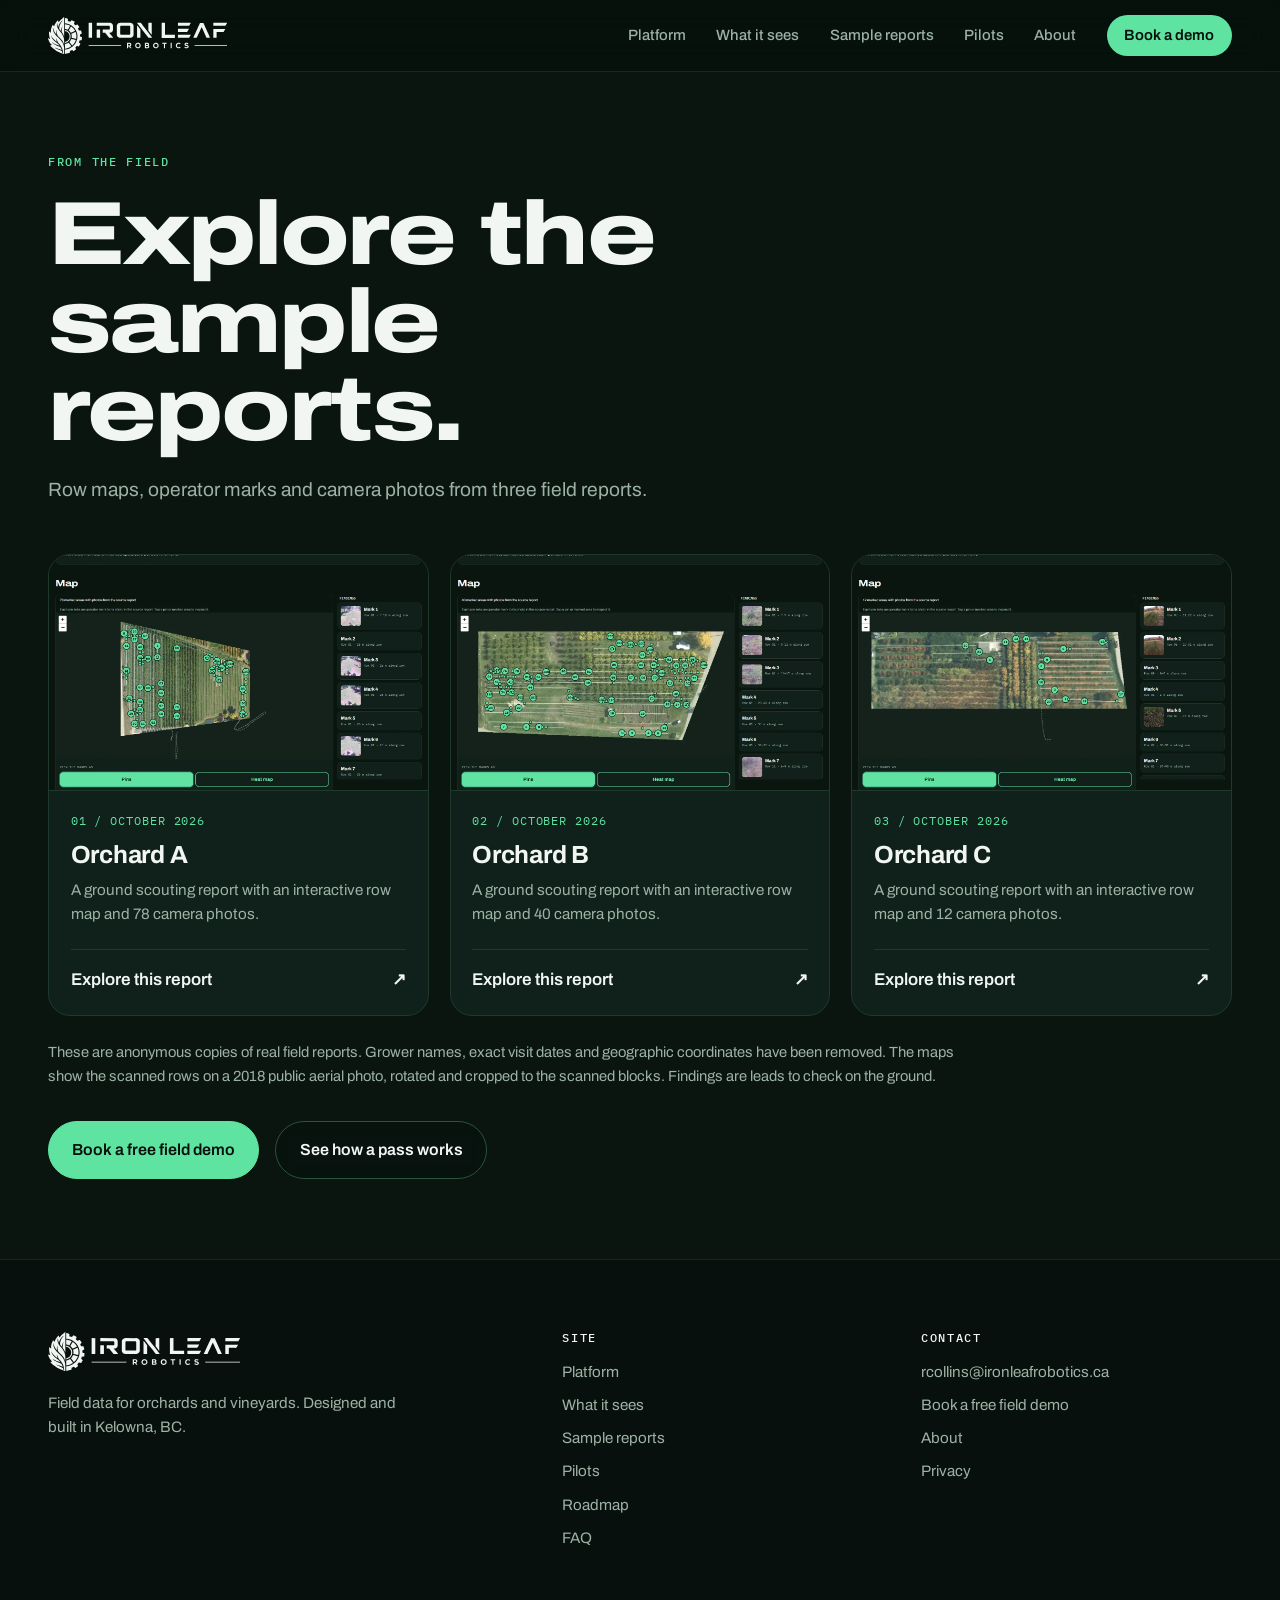
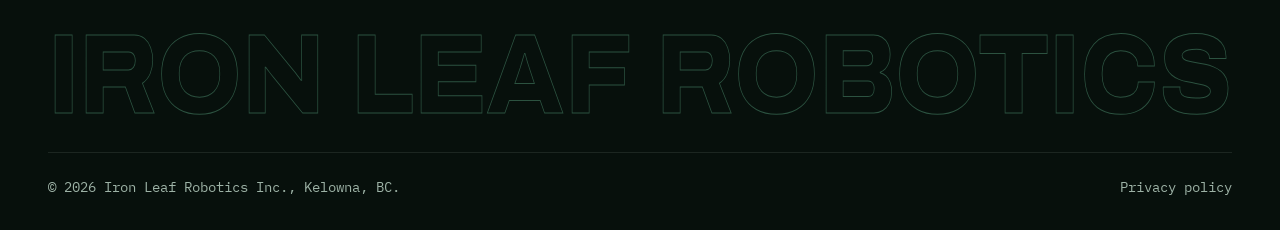
<file: sample-report/index.html>
<!DOCTYPE html>
<html lang="en">
<head>
<meta charset="utf-8">
<meta name="viewport" content="width=device-width, initial-scale=1, viewport-fit=cover">
<title>Sample reports | Iron Leaf Robotics</title>
<meta name="description" content="Explore three anonymous ground scouting reports with aerial row maps, operator marks and camera photos.">
<meta name="theme-color" content="#07100C">
<link rel="icon" href="data:image/svg+xml,%3Csvg%20xmlns%3D%22http%3A//www.w3.org/2000/svg%22%20viewBox%3D%22126%20-39%20474%20504%22%3E%3Crect%20x%3D%22126%22%20y%3D%22-39%22%20width%3D%22474%22%20height%3D%22504%22%20rx%3D%2290%22%20fill%3D%22%230A1510%22/%3E%3Cpath%20fill%3D%22%23fff%22%20fill-rule%3D%22evenodd%22%20d%3D%22M403.0%20292.5L401.8%20292.2L392.5%20297.8L383.5%20302.0L372.5%20305.8L370.5%20306.0L369.0%20306.8L362.2%20308.2L362.0%20308.8L362.0%20358.5L362.8%20359.2L366.8%20359.0L371.5%20358.0L374.8%20357.8L377.0%20357.0L379.8%20356.8L384.0%20355.5L386.2%20355.2L387.8%20354.5L394.2%20352.8L395.5%20352.0L402.0%20349.8L403.0%20349.0L404.2%20348.8L409.8%20346.2L420.0%20340.8L428.0%20335.8L432.8%20332.0L433.0%20331.2L428.2%20325.2L426.5%20322.5ZM434.2%20250.2L433.5%20250.8L431.8%20255.2L425.0%20268.0L417.5%20278.2L412.2%20284.0L412.2%20284.8L442.0%20323.0L442.8%20323.5L443.5%20323.5L449.0%20318.8L457.5%20309.8L464.2%20301.2L470.0%20293.0L477.8%20279.0L481.2%20270.8L484.0%20262.5L483.0%20261.8L478.8%20261.0L477.0%20260.2L474.8%20260.0L471.8%20259.0L453.8%20255.0L448.0%20253.2L441.5%20252.0L439.8%20251.2ZM480.8%20173.5L478.2%20174.0L476.8%20175.0L476.0%20175.0L471.2%20177.0L470.2%20177.8L465.8%20179.2L457.8%20183.0L456.5%20183.2L456.0%20183.8L434.0%20193.0L433.0%20194.2L433.2%20195.2L433.8%20196.0L435.8%20202.8L438.0%20217.2L438.2%20225.5L438.0%20225.8L437.8%20232.8L437.0%20236.5L437.0%20238.2L437.5%20238.8L443.8%20240.2L446.2%20240.5L448.5%20241.2L452.2%20241.8L456.5%20243.0L457.8%20243.0L463.2%20244.5L466.5%20245.0L468.5%20245.8L470.0%20245.8L473.0%20246.8L474.2%20246.8L479.0%20248.0L482.5%20248.5L486.0%20249.5L487.5%20249.2L488.2%20247.2L488.5%20244.5L489.2%20241.8L490.2%20233.0L490.2%20229.5L490.5%20229.2L490.2%20211.0L489.5%20206.8L489.2%20202.5L488.5%20200.0L487.8%20194.8L486.8%20191.5L486.8%20190.2L485.8%20188.0L485.8%20186.8L484.0%20182.2L483.8%20180.8L483.0%20179.5L481.8%20175.2ZM362.5%20152.0L361.5%20152.8L361.5%20162.5L362.0%20163.2L366.8%20164.5L369.0%20164.8L369.8%20165.2L372.8%20166.0L379.5%20168.8L383.8%20171.0L388.0%20173.8L392.8%20177.5L398.0%20182.5L400.8%20185.8L406.2%20193.8L409.5%20200.5L412.0%20207.8L413.2%20213.8L414.0%20220.5L413.8%20229.2L413.0%20234.2L412.0%20237.5L412.0%20238.8L408.5%20248.5L403.8%20257.0L397.8%20264.8L392.2%20270.0L386.5%20274.5L380.5%20278.0L373.8%20281.0L368.2%20282.8L362.0%20284.0L361.5%20284.8L361.5%20294.5L362.0%20295.0L363.8%20295.0L370.5%20293.8L373.2%20292.8L375.0%20292.5L376.2%20291.8L377.8%20291.5L382.0%20289.8L387.5%20287.0L391.8%20284.5L397.0%20280.8L403.8%20274.8L407.5%20270.8L414.5%20261.2L418.8%20253.2L421.5%20246.2L421.8%20244.8L422.5%20243.2L423.0%20240.2L423.8%20238.5L424.0%20235.8L424.8%20233.0L425.0%20227.5L425.2%20227.2L425.2%20219.2L425.0%20219.0L424.8%20214.0L424.0%20211.2L423.5%20207.2L421.5%20200.5L418.2%20192.5L413.8%20184.5L408.8%20177.8L404.8%20173.2L395.2%20165.0L388.0%20160.5L381.5%20157.2L380.2%20157.0L376.5%20155.2L370.0%20153.2ZM431.0%20112.0L430.2%20112.0L429.0%20113.5L426.5%20118.2L419.2%20129.8L418.5%20131.5L415.2%20136.5L414.5%20138.2L411.2%20143.2L404.5%20155.0L404.5%20156.0L410.8%20161.2L417.8%20168.5L424.0%20176.8L426.8%20181.2L427.8%20182.0L429.2%20181.8L435.5%20178.8L439.2%20177.5L440.8%20176.5L442.0%20176.2L449.8%20172.5L461.2%20167.8L464.5%20166.0L465.8%20165.8L474.8%20161.2L474.8%20160.0L469.8%20151.2L460.8%20138.8L451.0%20128.0L443.2%20121.0L434.5%20114.2ZM362.8%2088.0L362.0%2088.8L362.0%20138.2L363.5%20139.2L369.2%20140.0L370.2%20140.5L372.5%20140.8L378.8%20142.5L385.8%20145.0L393.0%20148.8L394.2%20148.5L409.0%20123.8L411.0%20119.8L414.8%20114.0L414.8%20113.5L419.2%20106.0L419.2%20105.0L417.2%20103.5L409.0%2099.5L403.0%2097.0L401.5%2096.8L400.2%2096.0L391.5%2093.0L376.0%2089.5ZM362.5%2017.5L362.2%2017.8L362.2%2022.8L362.0%2023.0L362.0%2032.0L362.2%2032.2L362.0%2033.5L362.0%2076.2L362.2%2077.0L362.8%2077.5L364.2%2077.8L367.2%2077.8L369.5%2078.2L373.8%2078.5L377.5%2079.5L379.5%2079.5L383.0%2080.5L386.5%2081.0L389.5%2082.0L391.8%2082.2L397.2%2083.8L398.5%2084.5L400.2%2084.8L402.0%2085.8L403.5%2086.0L413.8%2090.0L429.0%2097.8L435.5%20101.8L446.0%20109.2L455.5%20117.2L464.5%20126.2L472.2%20135.5L479.0%20145.0L487.0%20159.2L490.5%20167.0L491.2%20169.5L492.0%20170.8L492.2%20172.2L494.0%20176.0L494.0%20176.8L494.8%20178.0L497.2%20186.2L500.0%20198.8L501.8%20213.5L501.8%20230.2L501.5%20230.5L501.2%20236.8L499.0%20250.8L496.5%20261.0L495.0%20265.0L495.0%20266.0L492.2%20272.5L492.0%20274.0L488.5%20282.2L484.8%20289.8L478.0%20301.2L470.0%20312.2L458.5%20325.0L451.2%20331.8L444.0%20337.8L429.8%20347.5L420.5%20352.8L413.5%20356.2L399.5%20362.0L398.8%20362.0L395.0%20363.5L393.2%20363.8L391.8%20364.5L385.8%20366.0L383.2%20366.2L381.5%20367.0L372.0%20368.8L365.5%20369.2L363.0%20369.8L362.2%20370.2L362.0%20370.8L362.0%20416.2L362.8%20417.2L363.5%20417.2L369.0%20415.8L371.8%20415.5L373.5%20414.8L379.0%20413.8L380.8%20413.0L383.2%20412.8L385.8%20411.8L387.2%20411.8L389.5%20411.0L395.2%20410.0L397.0%20409.2L399.5%20409.0L415.0%20405.2L416.0%20404.5L417.0%20401.8L418.5%20385.8L419.0%20384.5L421.2%20383.0L425.0%20381.8L431.8%20378.8L440.8%20374.0L442.8%20374.2L456.2%20386.5L457.2%20387.0L459.2%20387.0L469.0%20380.2L473.0%20377.0L484.5%20368.8L485.8%20367.5L486.2%20365.8L485.8%20364.0L483.0%20358.8L478.8%20349.2L478.5%20347.8L479.8%20345.8L486.0%20339.2L494.0%20329.5L495.5%20328.5L499.8%20329.5L506.0%20331.8L507.8%20332.0L515.5%20334.8L517.8%20334.5L524.5%20324.2L535.0%20306.0L534.8%20303.2L533.0%20301.5L519.0%20290.5L518.2%20289.5L518.2%20288.5L520.5%20283.0L520.8%20281.5L521.5%20280.2L522.5%20276.5L524.5%20271.2L524.8%20269.5L526.0%20267.8L537.5%20266.5L547.2%20266.0L548.5%20265.5L549.5%20264.5L552.2%20246.8L553.5%20235.0L552.2%20232.5L545.2%20229.8L544.2%20229.0L543.5%20229.0L535.0%20225.0L533.8%20224.8L531.8%20223.2L531.5%20214.8L530.5%20205.0L530.5%20202.2L531.0%20201.2L549.8%20191.5L550.8%20190.2L550.5%20186.5L549.8%20184.8L549.8%20183.2L548.8%20181.0L548.5%20178.8L547.8%20177.2L546.8%20172.5L545.8%20170.0L545.8%20169.0L543.2%20161.0L543.2%20160.0L542.0%20158.0L540.8%20157.5L519.2%20157.5L518.5%20157.2L517.0%20155.2L516.5%20153.5L512.8%20145.5L508.0%20136.5L508.2%20135.8L522.8%20120.5L523.0%20118.5L521.5%20115.8L504.2%2092.5L503.0%2091.2L501.0%2091.0L480.8%2099.2L479.2%2098.8L473.0%2092.8L464.8%2086.0L462.5%2083.5L462.5%2082.0L467.5%2070.5L468.8%2066.8L469.5%2065.8L470.8%2061.8L470.8%2061.0L470.0%2059.5L468.0%2058.0L439.5%2042.0L437.8%2042.0L435.8%2043.8L424.2%2058.0L421.5%2060.8L420.8%2060.8L403.8%2055.0L396.8%2053.2L395.8%2052.8L394.8%2051.2L394.8%2029.2L395.0%2028.8L394.5%2026.8L390.2%2025.0L388.2%2024.8L386.8%2024.0L385.8%2024.0L380.0%2022.0L379.0%2022.0L376.5%2021.0L375.5%2021.0L363.8%2017.5ZM352.8%207.0L350.8%208.0L336.5%2019.5L316.8%2037.2L305.0%2048.8L298.5%2056.0L291.2%2065.2L290.2%2064.5L288.8%2060.5L288.5%2058.8L286.0%2051.8L284.2%2044.0L283.2%2044.0L273.0%2053.8L268.0%2059.2L258.2%2072.5L253.2%2081.0L248.0%2091.2L243.0%20103.5L243.0%20104.2L242.0%20106.2L241.0%20109.8L240.2%20110.8L239.5%20110.8L229.5%2098.0L227.0%2094.2L226.2%2093.5L225.2%2094.2L221.2%20101.8L214.0%20118.0L210.2%20128.8L207.8%20138.0L205.0%20152.2L205.0%20155.2L204.5%20158.8L204.2%20170.2L204.5%20170.5L204.5%20175.5L204.8%20175.8L205.0%20181.2L204.5%20181.8L203.5%20181.5L185.8%20168.0L184.2%20167.2L183.8%20167.8L183.5%20175.2L183.2%20175.5L183.2%20189.5L183.5%20189.8L184.0%20202.8L185.2%20211.2L185.2%20213.2L188.2%20228.2L189.0%20229.8L189.2%20231.8L191.8%20240.5L195.0%20249.0L195.5%20251.2L194.2%20251.5L185.0%20248.0L181.5%20247.0L175.2%20244.2L173.0%20243.5L172.2%20243.8L172.2%20245.0L173.8%20250.5L179.0%20265.8L181.0%20269.8L183.0%20275.0L191.0%20289.8L195.0%20295.8L202.0%20304.5L207.5%20310.2L216.8%20318.2L216.5%20319.0L215.2%20319.5L214.0%20319.5L210.2%20320.5L208.8%20320.5L205.0%20321.5L196.5%20322.8L196.0%20323.2L196.0%20323.8L205.0%20334.2L214.8%20344.0L223.5%20351.8L231.5%20358.0L234.5%20360.8L249.8%20372.0L263.8%20381.2L278.0%20389.5L291.0%20396.0L295.2%20397.8L296.2%20398.5L297.5%20398.8L299.2%20399.8L300.5%20400.0L302.2%20401.0L315.2%20406.2L323.8%20409.2L324.5%20409.2L325.8%20410.0L332.5%20412.0L333.8%20412.8L340.2%20414.8L341.5%20415.5L352.0%20418.8L353.0%20418.2L353.0%20369.2L352.8%20369.0L352.8%20361.2L352.5%20361.0L352.2%20354.8L351.5%20347.5L348.8%20331.0L344.8%20316.0L340.8%20305.0L338.0%20298.8L332.8%20288.5L326.2%20278.5L318.0%20268.0L307.8%20256.8L295.0%20244.0L277.8%20228.0L264.5%20214.8L253.8%20202.5L245.5%20191.2L238.8%20179.8L235.0%20171.2L231.0%20159.8L228.5%20148.5L228.2%20145.0L227.5%20141.5L227.0%20128.5L227.8%20127.0L228.8%20128.8L230.0%20134.8L233.0%20143.5L233.0%20144.2L234.0%20146.2L234.0%20147.0L235.0%20148.8L235.2%20150.2L239.2%20160.2L240.0%20161.2L240.2%20162.5L244.0%20170.0L251.0%20182.2L252.0%20183.2L256.5%20190.2L266.5%20202.2L266.8%20202.0L266.8%20199.5L266.0%20196.0L265.0%20187.2L264.8%20172.0L265.0%20171.8L265.2%20164.2L266.8%20154.0L267.8%20150.5L268.2%20150.0L268.8%20150.5L269.0%20161.0L269.2%20161.2L269.5%20167.0L272.0%20185.8L273.0%20189.8L273.5%20193.8L274.2%20195.8L276.0%20204.0L278.2%20211.2L280.2%20216.2L285.5%20221.8L298.2%20233.2L315.8%20250.5L323.8%20259.5L329.0%20266.2L334.8%20274.5L340.8%20285.0L343.8%20291.0L347.8%20300.5L348.0%20302.0L349.0%20303.8L349.2%20305.2L350.0%20306.5L352.0%20312.5L352.8%20313.2L353.0%20313.0L353.0%20303.2L353.2%20303.0L353.2%20272.2L353.0%20272.0L352.8%20261.2L351.8%20255.5L351.5%20251.8L351.0%20250.5L349.8%20243.5L349.2%20242.5L348.5%20238.5L347.8%20237.0L347.8%20236.0L344.5%20226.2L340.8%20217.2L335.2%20206.2L326.2%20191.5L314.8%20176.0L294.2%20151.2L285.0%20138.0L280.8%20130.2L275.8%20118.5L273.0%20108.0L271.8%2096.5L271.8%2090.2L272.0%2090.0L272.0%2086.0L273.5%2076.0L274.2%2074.0L274.8%2073.8L275.5%2075.0L276.0%2082.0L277.0%2087.2L277.0%2089.2L277.8%2091.5L279.2%2099.5L280.8%20103.8L281.0%20105.8L282.5%20110.5L283.2%20111.8L285.0%20116.8L286.2%20119.2L286.8%20119.5L287.5%20118.5L287.8%20116.0L290.2%20106.5L294.0%2096.2L299.5%2085.0L304.8%2076.2L305.8%2075.2L311.2%2067.2L320.5%2057.2L330.5%2049.0L334.0%2046.8L335.0%2047.0L334.5%2048.2L326.0%2058.5L317.8%2070.5L311.8%2080.8L307.8%2089.0L305.8%2094.2L305.0%2095.2L301.2%20106.0L298.8%20116.8L298.8%20118.2L298.0%20121.5L297.8%20129.0L297.5%20129.2L297.8%20135.5L298.2%20138.8L301.0%20143.2L314.2%20159.8L316.0%20161.5L316.5%20161.5L317.2%20158.2L317.5%20153.8L319.0%20145.2L319.8%20143.5L320.0%20141.5L321.0%20139.0L321.8%20135.8L322.8%20134.0L322.8%20133.2L324.8%20128.0L328.2%20120.5L332.0%20114.0L333.2%20112.5L333.8%20112.8L333.8%20114.2L332.2%20118.5L332.0%20120.8L331.0%20122.8L331.0%20124.0L330.0%20127.0L329.2%20131.8L328.5%20133.8L328.2%20136.5L327.0%20142.0L326.8%20146.0L326.0%20148.5L325.2%20161.2L325.0%20161.5L325.0%20169.0L325.5%20172.5L326.2%20174.8L335.5%20188.0L341.8%20199.0L344.5%20204.5L347.2%20211.5L349.0%20215.0L352.0%20223.5L352.8%20224.2L353.0%20224.0L353.0%2066.8L353.2%2066.5L353.0%2066.0L353.0%2018.2L353.2%2018.0L353.0%208.2L353.2%207.8ZM205.0%20212.2L205.8%20212.5L209.0%20218.5L214.0%20226.5L221.2%20236.5L232.5%20249.8L243.2%20260.5L248.5%20265.2L257.8%20273.0L269.2%20281.8L270.8%20282.5L271.0%20281.2L269.0%20275.8L268.8%20273.8L267.8%20271.5L267.8%20270.2L267.0%20268.0L265.2%20259.0L264.2%20247.2L264.8%20246.0L265.5%20246.5L268.0%20253.5L269.0%20255.2L274.8%20270.0L279.0%20279.2L280.8%20282.2L282.0%20285.5L286.2%20293.8L287.2%20295.2L300.2%20308.5L307.0%20316.5L317.5%20331.2L325.8%20346.0L330.8%20357.5L331.0%20359.0L332.0%20360.5L332.0%20361.5L333.0%20363.8L334.0%20367.8L334.8%20369.0L335.0%20371.2L335.8%20373.0L336.8%20379.0L337.2%20380.0L337.5%20383.2L338.2%20386.0L339.0%20391.8L339.0%20394.5L340.0%20403.5L340.0%20406.8L339.5%20407.8L339.0%20408.0L336.8%20407.0L334.5%20406.5L332.8%20405.8L332.0%20405.0L331.8%20401.2L331.0%20399.0L330.8%20395.5L329.5%20389.5L328.5%20388.0L326.0%20386.2L310.0%20378.0L301.8%20374.2L297.5%20372.8L296.5%20372.0L293.5%20371.0L283.2%20366.2L278.5%20364.5L269.5%20360.0L266.8%20359.0L256.8%20354.0L251.5%20351.0L249.2%20349.2L249.5%20348.8L252.0%20349.0L255.8%20350.5L259.8%20351.8L260.8%20351.8L262.8%20352.8L269.5%20354.5L276.0%20356.8L278.0%20357.0L285.0%20359.5L286.8%20359.8L288.0%20360.5L289.8%20360.8L291.8%20361.8L292.5%20361.8L296.2%20363.2L298.0%20363.5L311.5%20368.8L312.2%20368.8L313.8%20369.8L316.5%20370.8L324.5%20374.5L325.5%20374.5L325.5%20373.2L324.8%20371.5L324.5%20369.8L320.0%20357.8L315.8%20348.8L312.0%20343.0L304.2%20338.8L288.8%20332.2L287.2%20332.0L285.5%20331.0L284.8%20331.0L279.0%20328.5L277.0%20328.0L275.2%20327.0L274.5%20327.0L262.2%20321.5L254.0%20317.0L253.5%20317.0L241.2%20309.8L233.8%20304.5L222.0%20295.0L216.8%20289.8L216.5%20289.2L216.8%20288.8L217.8%20289.0L224.8%20293.8L233.0%20298.5L251.5%20307.8L254.5%20308.8L255.5%20309.5L261.5%20312.0L264.2%20312.8L268.8%20314.8L269.5%20314.8L270.8%20315.5L274.8%20316.8L276.0%20317.5L277.5%20317.8L278.8%20318.5L281.0%20319.0L286.2%20321.2L287.0%20321.2L291.8%20323.0L297.0%20325.5L298.2%20325.8L299.8%20326.8L301.8%20327.2L301.8%20326.2L300.0%20323.5L295.5%20317.8L289.2%20310.5L282.2%20303.5L274.2%20296.8L264.8%20290.2L251.0%20279.8L244.0%20273.8L231.0%20260.5L222.0%20248.8L216.8%20240.5L212.8%20233.2L208.8%20224.5L206.8%20218.5L206.0%20217.2L205.5%20215.0L204.8%20214.0Z%22/%3E%3C/svg%3E">
<link rel="apple-touch-icon" href="/assets/apple-touch-icon.png">
<link rel="canonical" href="https://www.ironleafrobotics.ca/sample-report/">
<meta property="og:type" content="website">
<meta property="og:url" content="https://www.ironleafrobotics.ca/sample-report/">
<meta property="og:site_name" content="Iron Leaf Robotics">
<meta property="og:title" content="Sample reports | Iron Leaf Robotics">
<meta property="og:description" content="Explore three anonymous ground scouting reports with aerial row maps, operator marks and camera photos.">
<meta property="og:image" content="https://www.ironleafrobotics.ca/assets/og-image.png">
<meta property="og:image:width" content="1200">
<meta property="og:image:height" content="630">
<meta name="twitter:card" content="summary_large_image">
<link rel="preload" href="/assets/fonts/archivo-latin-var.woff2" as="font" type="font/woff2" crossorigin>
<link rel="preload" href="/assets/fonts/ibm-plex-mono-latin-Regular.woff2" as="font" type="font/woff2" crossorigin>
<link rel="stylesheet" href="/assets/css/site.css">
<script>document.documentElement.classList.add('js');</script>
<script type="application/ld+json">
{
  "@context": "https://schema.org",
  "@type": "Organization",
  "name": "Iron Leaf Robotics",
  "legalName": "Iron Leaf Robotics Inc.",
  "url": "https://www.ironleafrobotics.ca/",
  "logo": "https://www.ironleafrobotics.ca/assets/ilr-signature-logo.png",
  "email": "rcollins@ironleafrobotics.ca",
  "description": "Robots that monitor and tend to every tree & vine. Today, a human-pushed sensor cart that records orchard and vineyard rows and ties each gopher mark to a place in the block.",
  "address": { "@type": "PostalAddress", "addressLocality": "Kelowna", "addressRegion": "BC", "addressCountry": "CA" },
  "founder": { "@type": "Person", "name": "Ryan Collins" }
}
</script>
<style>
  .sample-grid { display: grid; grid-template-columns: repeat(3, minmax(0, 1fr)); gap: 1.3rem; }
  .sample-card { display: flex; flex-direction: column; overflow: hidden; border: 1px solid var(--border); border-radius: var(--radius-lg); background: var(--card); color: var(--text); text-decoration: none; transition: border-color .2s, transform .2s; }
  .sample-card:hover { border-color: var(--mint); transform: translateY(-3px); }
  .sample-card:focus-visible { outline: 2px solid var(--mint); outline-offset: 5px; }
  .sample-card img { display: block; width: 100%; height: auto; aspect-ratio: 8 / 5; object-fit: cover; object-position: top; border-bottom: 1px solid var(--border); background: var(--bg-deep); }
  .sample-card-copy { padding: 1.35rem; display: flex; flex-direction: column; flex: 1; }
  .sample-card .k { color: var(--mint); font: .72rem var(--mono); letter-spacing: .08em; margin-bottom: .8rem; }
  .sample-card h3 { font: 700 1.55rem var(--display); margin: 0 0 .65rem; }
  .sample-card p { color: var(--muted); margin: 0 0 1.4rem; font-size: .95rem; }
  .sample-card .sample-open { display: flex; justify-content: space-between; align-items: center; margin-top: auto; padding-top: 1rem; border-top: 1px solid var(--border); font-weight: 600; }
  .sample-note { color: var(--muted); font-size: .92rem; max-width: 57rem; margin: 1.6rem 0 0; }
  .samples-intro { padding: calc(var(--nav-h) + 5rem) 0 3rem; }
  .samples-intro h1 { max-width: 50rem; }
  .samples-intro .lead { max-width: 46rem; }
  .samples-page { padding-bottom: 5rem; }
  .samples-back { margin-top: 2rem; display: flex; flex-wrap: wrap; gap: 1rem; }
  .layer a.layer-tag { min-height: 44px; background: var(--bg-deep); color: var(--mint); text-decoration: none; }
  .layer a.layer-tag:focus-visible { outline: 2px solid var(--mint); outline-offset: -4px; }
  @media (max-width: 58rem) { .sample-grid { grid-template-columns: 1fr; } .sample-card { display: grid; grid-template-columns: minmax(0, 1fr) minmax(0, 1fr); } .sample-card img { height: 100%; border-bottom: 0; border-right: 1px solid var(--border); } }
  @media (max-width: 36rem) { .sample-card { display: flex; } .sample-card img { height: auto; border-right: 0; border-bottom: 1px solid var(--border); } .samples-intro { padding-top: calc(var(--nav-h) + 3rem); } }
  @media (prefers-reduced-motion: reduce) { .sample-card { transition: none; } .sample-card:hover { transform: none; } }
</style>
</head>
<body>
<a class="skip" href="#main">Skip to content</a>
<header class="nav solid" data-nav>
  <div class="wrap">
    <a class="brand" href="/" aria-label="Iron Leaf Robotics home">
      <img src="/assets/ilr-lockup.svg" alt="Iron Leaf Robotics" width="874" height="180">
    </a>
    <button class="nav-toggle" aria-expanded="false" aria-controls="nav-links">Menu</button>
    <nav class="nav-links" id="nav-links" aria-label="Main">
      <a href="/#platform">Platform</a>
      <a href="/#sees">What it sees</a>
      <a href="/sample-report/" aria-current="page">Sample reports</a>
      <a href="/#pilots">Pilots</a>
      <a href="/#about">About</a>
      <a class="cta" href="/#contact">Book a demo</a>
    </nav>
  </div>
</header>
<main id="main" class="samples-page"><div class="wrap">
  <div class="samples-intro"><p class="eyebrow">From the field</p><h1>Explore the sample reports.</h1>
    <p class="lead">Row maps, operator marks and camera photos from three field reports.</p>
  </div>
  <div class="sample-grid">
        <a class="sample-card" href="/sample-report/orchard-a/">
          <img src="/sample-report/orchard-a/preview.webp" width="1440" height="900" loading="lazy" alt="Orchard A sample report with an aerial row map">
          <div class="sample-card-copy"><span class="k">01 / OCTOBER 2026</span><h3>Orchard A</h3>
            <p>A ground scouting report with an interactive row map and 78 camera photos.</p>
            <span class="sample-open">Explore this report <span aria-hidden="true">&#8599;</span></span>
          </div>
        </a>
        <a class="sample-card" href="/sample-report/orchard-b/">
          <img src="/sample-report/orchard-b/preview.webp" width="1440" height="900" loading="lazy" alt="Orchard B sample report with an aerial row map">
          <div class="sample-card-copy"><span class="k">02 / OCTOBER 2026</span><h3>Orchard B</h3>
            <p>A ground scouting report with an interactive row map and 40 camera photos.</p>
            <span class="sample-open">Explore this report <span aria-hidden="true">&#8599;</span></span>
          </div>
        </a>
        <a class="sample-card" href="/sample-report/orchard-c/">
          <img src="/sample-report/orchard-c/preview.webp" width="1440" height="900" loading="lazy" alt="Orchard C sample report with an aerial row map">
          <div class="sample-card-copy"><span class="k">03 / OCTOBER 2026</span><h3>Orchard C</h3>
            <p>A ground scouting report with an interactive row map and 12 camera photos.</p>
            <span class="sample-open">Explore this report <span aria-hidden="true">&#8599;</span></span>
          </div>
        </a>
      </div><p class="sample-note">These are anonymous copies of real field reports. Grower names, exact visit dates and geographic coordinates have been removed. The maps show the scanned rows on a 2018 public aerial photo, rotated and cropped to the scanned blocks. Findings are leads to check on the ground.</p>
  <div class="samples-back"><a class="btn primary" href="/#contact">Book a free field demo</a><a class="btn ghost" href="/#platform">See how a pass works</a></div>
</div></main>
<footer>
  <div class="wrap">
    <div class="top">
      <div>
        <a class="lockup" href="/" aria-label="Iron Leaf Robotics home"><img src="/assets/ilr-lockup.svg" alt="Iron Leaf Robotics" width="874" height="180"></a>
        <p style="margin:0;max-width:22rem">Field data for orchards and vineyards. Designed and built in Kelowna, BC.</p>
      </div>
      <div>
        <h4>Site</h4>
        <ul>
          <li><a href="/#platform">Platform</a></li>
          <li><a href="/#sees">What it sees</a></li>
          <li><a href="/sample-report/">Sample reports</a></li>
          <li><a href="/#pilots">Pilots</a></li>
          <li><a href="/#roadmap">Roadmap</a></li>
          <li><a href="/#faq">FAQ</a></li>
        </ul>
      </div>
      <div>
        <h4>Contact</h4>
        <ul>
          <li><a href="mailto:rcollins@ironleafrobotics.ca">rcollins@ironleafrobotics.ca</a></li>
          <li><a href="/#contact">Book a free field demo</a></li>
          <li><a href="/#about">About</a></li>
          <li><a href="/privacy.html">Privacy</a></li>
        </ul>
      </div>
    </div>
    <svg class="wordmark" viewBox="0 0 1000 96" aria-hidden="true" focusable="false"><text x="0" y="84" textLength="1000" lengthAdjust="spacingAndGlyphs">IRON LEAF ROBOTICS</text></svg>
    <div class="bottom">
      <span>&copy; <span data-year>2026</span> Iron Leaf Robotics Inc., Kelowna, BC.</span>
      <a href="/privacy.html">Privacy policy</a>
    </div>
  </div>
</footer>

<script src="/assets/js/site.js" defer></script>
<!-- Cloudflare Web Analytics -->
<script defer src="https://static.cloudflareinsights.com/beacon.min.js" data-cf-beacon='{"token": "15e10db8485a4055a0745e1057180f8e"}'></script>
</body>
</html>
</file>
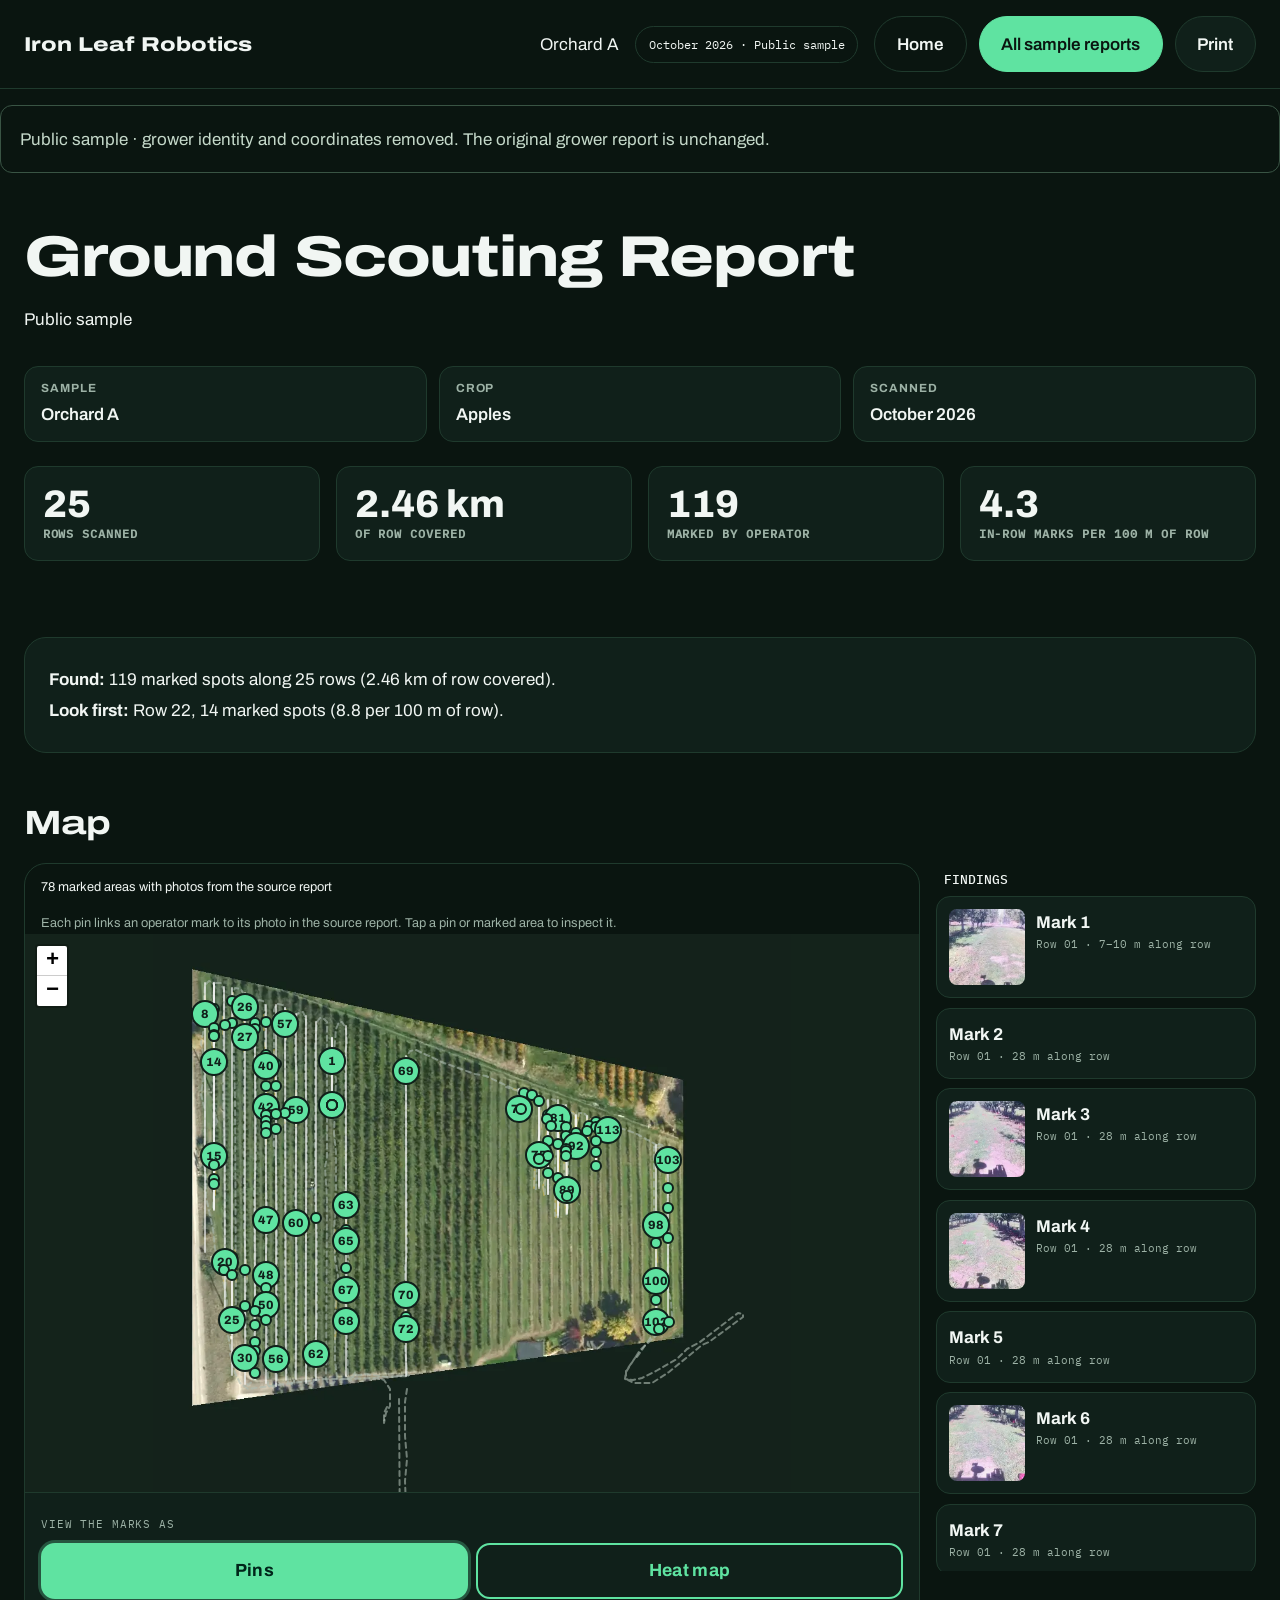
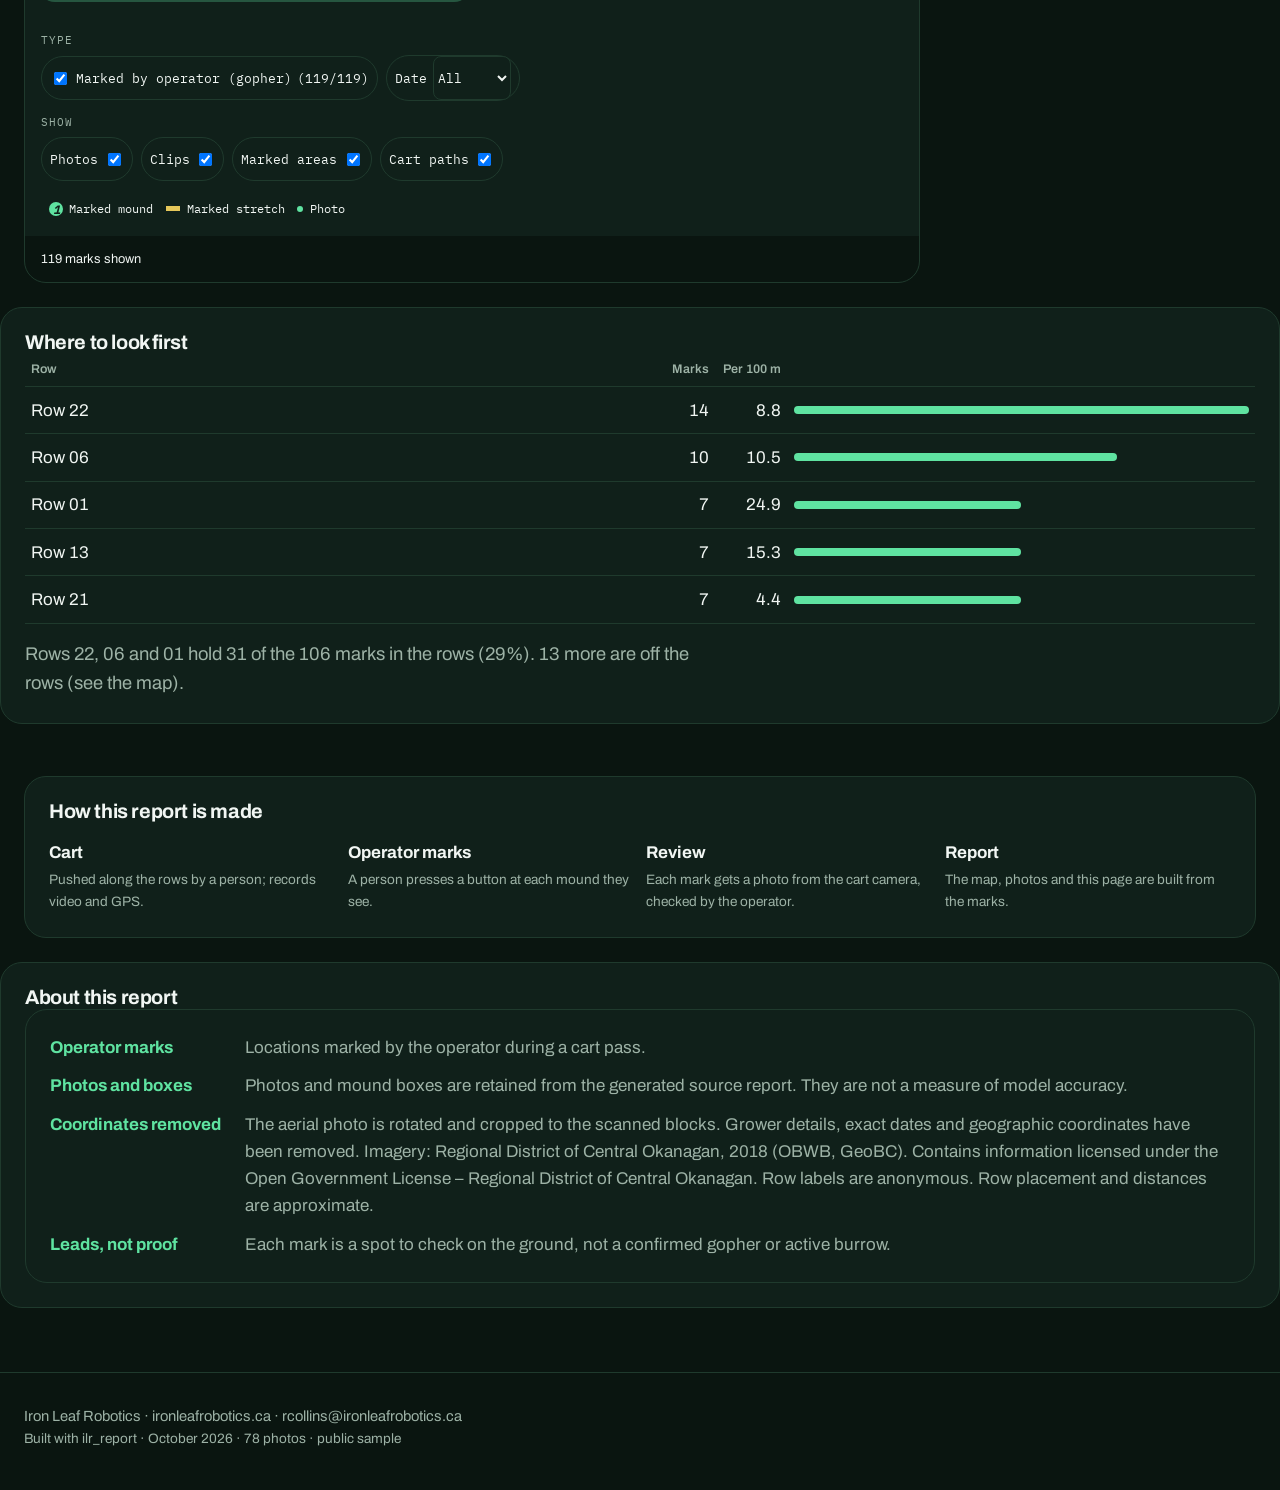
<file: sample-report/orchard-a/index.html>
<!doctype html><html lang="en"><head><meta charset="utf-8"><meta name="viewport" content="width=device-width, initial-scale=1"><title>Orchard A | Iron Leaf Robotics</title><meta property="og:type" content="website"><meta property="og:title" content="Ground Scouting Report | Orchard A (public sample)"><meta property="og:description" content="Anonymous public sample of an Iron Leaf Robotics ground scouting report (Orchard A): a map of operator-marked spots with photos."><meta name="twitter:card" content="summary_large_image"><meta name="description" content="Anonymous public sample of an Iron Leaf Robotics ground scouting report (Orchard A): a map of operator-marked spots with photos."><link rel="stylesheet" href="assets/leaflet.css"><link rel="stylesheet" href="assets/report.css"><script src="assets/leaflet.js" defer></script><script src="assets/report.js" defer></script></head><body><header class="app-shell"><div class="wrap"><a class="wordmark" href="/" aria-label="Iron Leaf Robotics home" style="text-decoration:none">Iron Leaf Robotics</a><div>Orchard A </div><div class="visit-chip">October 2026 · Public sample</div><div class="actions"><a href="/" class="btn ghost">Home</a><a href="/sample-report/" class="btn primary">All sample reports</a><button class="btn ghost" id="print-report" type="button">Print</button></div></div></header><main><div class="wrap public-notice">Public sample · grower identity and coordinates removed. The original grower report is unchanged.</div><section class="wrap"><h1>Ground Scouting Report</h1><p>Public sample</p><dl class="meta"><div><dt>Sample</dt><dd>Orchard A</dd></div><div><dt>Crop</dt><dd>Apples</dd></div><div><dt>Scanned</dt><dd>October 2026</dd></div></dl><div class="kpis"><div class="kpi"><div class="v">25</div><div class="l">Rows scanned</div></div><div class="kpi"><div class="v">2.46 km</div><div class="l">Of row covered</div></div><div class="kpi"><div class="v">119</div><div class="l">Marked by operator</div></div><div class="kpi"><div class="v">4.3</div><div class="l">In-row marks per 100 m of row</div></div></div></section><section class="wrap" id="summary"><div class="card summary"><p><b>Found:</b> 119 marked spots along 25 rows (2.46 km of row covered).</p><p><b>Look first:</b> Row 22, 14 marked spots (8.8 per 100 m of row).</p></div></section><section class="wrap" id="overview"><h2>Map</h2><div class="overview"><figure><div class="interactive"><p id="clip-counts">78 marked areas with photos from the source report</p><p class="note">Each pin links an operator mark to its photo in the source report. Tap a pin or marked area to inspect it.</p><div id="interactive-map" aria-label="Aerial map of the scanned rows" data-map="{&quot;bounds&quot;:[[-229.1,-110.8],[96.9,157.2]],&quot;rows&quot;:[[[25.0,-35.9],[53.1,-35.8]],[[25.0,-35.9],[53.1,-35.8]],[[-36.8,-89.2],[76.0,-89.3]],[[-19.2,-85.2],[76.0,-85.3]],[[-18.8,-85.2],[76.0,-85.3]],[[-68.2,-80.8],[74.5,-81.0]],[[-88.8,-77.6],[-44.3,-77.7]],[[-71.4,-77.6],[73.8,-77.8]],[[-92.5,-72.3],[71.9,-72.5]],[[-90.4,-68.2],[67.9,-68.3]],[[-92.2,-63.3],[66.7,-63.4]],[[-93.3,-59.2],[66.7,-59.3]],[[-90.7,-55.2],[65.8,-55.3]],[[-90.5,-50.8],[62.9,-50.9]],[[-92.1,-46.7],[62.2,-46.8]],[[-90.7,-42.3],[59.8,-42.5]],[[-89.1,-29.8],[58.2,-29.9]],[[-89.2,-4.5],[45.6,-4.7]],[[17.9,42.9],[31.7,42.8]],[[-9.2,51.1],[26.4,51.1]],[[-10.1,51.1],[28.0,51.1]],[[-12.7,54.9],[26.7,54.9]],[[-12.7,54.9],[14.0,54.9]],[[-21.4,59.1],[24.8,59.1]],[[-22.3,59.1],[26.8,59.1]],[[-20.7,62.9],[20.0,62.8]],[[-21.2,62.9],[24.6,62.8]],[[6.2,66.9],[20.0,66.9]],[[6.2,66.9],[20.4,66.9]],[[5.9,71.5],[20.1,71.5]],[[-2.5,75.2],[17.7,75.2]],[[-2.7,75.2],[17.7,75.2]],[[-70.0,100.6],[8.0,100.5]],[[-64.8,105.7],[5.2,105.6]]],&quot;paths&quot;:[[[-102.1,-12.7],[-102.8,-13.4],[-103.7,-13.5],[-104.6,-13.7],[-105.8,-13.8],[-107.0,-13.9],[-108.0,-13.9]],[[-107.9,-13.7],[-108.7,-13.7],[-107.5,-13.6],[-106.7,-13.5],[-105.8,-13.4],[-104.8,-13.2],[-103.9,-12.7],[-102.8,-11.9],[-101.7,-11.3],[-100.4,-11.4],[-99.5,-11.3],[-98.5,-11.2],[-97.5,-11.2],[-96.4,-11.2],[-95.4,-11.2],[-94.5,-11.4],[-93.6,-11.6],[-92.8,-12.0],[-92.0,-12.5],[-91.5,-13.1],[-91.0,-13.8],[-90.4,-15.3],[-90.1,-16.2],[-89.9,-17.1],[-89.9,-18.1],[-89.9,-19.1],[-90.0,-20.1],[-90.0,-21.0],[-90.1,-22.1],[-90.1,-23.1],[-90.2,-24.2],[-90.3,-25.4],[-90.3,-26.6],[-90.4,-27.9],[-90.5,-29.1],[-90.5,-29.9],[-90.4,-28.7],[-90.1,-27.9],[-89.6,-27.2],[-90.1,-28.4],[-90.2,-30.1],[-90.2,-30.9],[-90.2,-31.8],[-90.2,-33.0],[-90.0,-33.8],[-90.2,-35.3],[-90.3,-36.4],[-90.4,-37.5],[-90.5,-38.6],[-90.6,-39.7],[-90.7,-40.8],[-90.8,-42.0],[-91.0,-43.2],[-91.1,-44.5],[-91.2,-45.8],[-91.3,-47.1],[-91.5,-48.6],[-91.6,-50.1],[-91.7,-51.5],[-91.9,-52.9],[-92.1,-54.3],[-92.3,-55.6],[-92.5,-57.0],[-92.7,-58.3],[-93.0,-59.7],[-93.2,-61.0],[-93.4,-62.3],[-93.6,-63.7],[-93.8,-65.0],[-94.0,-66.4],[-94.3,-67.7],[-94.5,-69.1],[-94.6,-70.2],[-94.5,-71.2],[-94.1,-72.0],[-93.6,-72.9],[-92.8,-73.6],[-91.9,-74.4],[-90.9,-75.0],[-89.8,-75.5],[-88.8,-76.0],[-87.7,-76.4],[-86.5,-76.7],[-85.4,-77.0],[-84.2,-77.3],[-83.0,-77.7],[-81.7,-78.0],[-80.7,-78.3],[-79.7,-78.6],[-78.8,-78.4],[-77.9,-78.5],[-76.9,-78.7],[-75.8,-78.8],[-74.7,-79.0],[-73.6,-79.2],[-72.5,-79.3],[-71.5,-79.5],[-70.5,-79.7],[-69.4,-79.8],[-68.5,-80.0],[-67.4,-80.1],[-66.4,-80.3],[-65.3,-80.4],[-64.3,-80.4],[-63.3,-80.5],[-62.2,-80.5],[-61.2,-80.5],[-60.0,-80.5],[-58.9,-80.3],[-57.5,-80.1],[-56.6,-80.0],[-55.3,-80.1],[-54.3,-80.2],[-53.2,-80.5],[-51.8,-80.8],[-50.4,-81.1],[-49.0,-81.4],[-48.1,-81.5],[-47.2,-81.6],[-46.4,-81.6],[-44.9,-81.7],[-44.2,-80.9],[-43.4,-80.2],[-42.6,-80.9],[-41.8,-81.2],[-40.8,-81.3],[-39.9,-81.1],[-38.8,-81.1],[-37.9,-81.2],[-38.9,-81.0],[-40.3,-81.0],[-39.8,-82.0],[-38.8,-83.1],[-38.2,-83.7],[-37.5,-84.2],[-36.7,-84.5],[-35.9,-84.8],[-35.0,-85.0],[-33.9,-85.1],[-32.9,-85.2],[-31.8,-85.3],[-30.7,-85.4],[-29.6,-85.6],[-28.5,-85.7],[-27.4,-85.9],[-26.2,-86.2],[-25.1,-86.4],[-23.9,-86.7],[-22.8,-86.9],[-21.7,-87.2],[-20.6,-87.4],[-19.5,-87.6],[-18.3,-87.9],[-17.2,-88.1],[-16.1,-88.3],[-15.0,-88.5],[-13.9,-88.7],[-12.6,-88.8],[-11.4,-88.9],[-10.2,-88.9],[-8.9,-88.9],[-7.7,-88.9],[-6.6,-88.9],[-5.5,-88.9],[-4.6,-88.9],[-3.1,-89.1],[-1.6,-89.3],[-0.8,-89.4],[0.1,-89.4],[1.1,-89.4],[2.0,-89.4],[2.9,-89.4],[3.8,-89.4],[4.9,-89.4],[5.9,-89.4],[7.0,-89.4],[8.0,-89.3],[9.0,-89.3],[10.0,-89.3],[10.9,-89.2],[11.9,-89.2],[12.8,-89.2],[13.8,-89.2],[14.8,-89.3],[15.7,-89.3],[16.6,-89.3],[17.6,-89.2],[18.5,-89.1],[19.5,-89.1],[20.4,-89.2],[21.4,-89.2],[22.4,-89.3],[23.4,-89.4],[24.3,-89.6],[25.3,-89.8],[26.3,-90.0],[27.4,-90.3],[28.5,-90.5],[29.6,-90.7],[30.8,-90.8],[31.9,-90.7],[33.0,-90.5],[34.1,-90.2],[35.3,-90.0],[36.4,-89.8],[37.6,-89.7],[38.8,-89.6],[40.1,-89.6],[41.3,-89.5],[42.5,-89.6],[43.7,-89.6],[44.6,-89.7],[45.6,-89.8],[46.5,-89.9],[47.5,-90.0],[48.4,-90.2],[49.3,-90.3],[50.2,-90.5],[51.0,-90.7],[52.4,-90.5],[53.7,-90.3],[55.4,-89.9],[56.4,-89.7],[57.5,-89.5],[58.6,-89.4],[59.4,-89.3],[60.7,-89.0],[61.5,-88.9],[62.3,-88.8],[63.2,-88.8],[64.2,-88.8],[65.2,-89.0],[66.2,-89.1],[67.2,-89.2],[68.2,-89.3],[69.2,-89.3],[70.1,-89.4],[71.0,-89.3],[71.9,-89.3],[73.0,-89.3],[74.1,-89.2],[75.2,-89.0],[76.0,-88.7],[76.9,-87.5],[76.5,-86.1],[75.2,-85.5],[74.3,-85.4],[73.2,-85.3],[72.3,-85.4],[71.0,-85.4],[69.5,-85.5],[68.6,-85.6],[67.7,-85.6],[66.8,-85.7],[65.9,-85.7],[64.6,-85.8],[65.5,-85.9],[64.3,-86.0],[63.2,-86.1],[62.1,-86.1],[60.7,-86.0],[59.3,-85.8],[58.0,-85.7],[56.6,-85.7],[55.3,-86.0],[54.4,-85.7],[54.9,-84.9],[53.9,-84.4],[52.6,-84.6],[51.9,-84.9],[51.0,-85.1],[50.0,-85.3],[49.1,-85.5],[48.3,-85.6],[46.8,-85.8],[45.4,-85.8],[44.4,-85.7],[43.1,-85.8],[42.2,-85.8],[41.4,-85.8],[40.6,-85.9],[39.7,-85.9],[38.8,-85.8],[37.7,-85.8],[36.6,-85.8],[35.6,-85.7],[34.5,-85.7],[33.3,-85.6],[32.1,-85.6],[30.9,-85.5],[29.8,-85.5],[28.7,-85.4],[27.6,-85.4],[26.6,-85.4],[25.4,-85.4],[24.2,-85.4],[23.0,-85.4],[21.7,-85.4],[20.5,-85.4],[19.3,-85.3],[18.3,-85.3],[17.3,-85.3],[16.2,-85.3],[15.1,-85.3],[14.0,-85.3],[13.0,-85.3],[12.1,-85.2],[10.5,-85.2],[9.7,-85.2],[8.8,-85.1],[7.4,-85.1],[6.5,-85.0],[5.3,-84.9],[3.9,-84.6],[2.5,-84.5],[1.0,-84.7],[0.2,-84.8],[-1.2,-84.9],[-2.1,-84.8],[-3.0,-84.8],[-3.9,-84.8],[-5.3,-84.8],[-6.8,-84.9],[-8.3,-85.1],[-9.9,-85.2],[-10.8,-85.2],[-11.8,-85.2],[-13.0,-85.2],[-14.2,-85.2],[-15.4,-85.2],[-16.6,-85.3],[-17.7,-85.4],[-18.7,-85.9],[-19.2,-85.2],[-18.2,-85.2],[-16.7,-85.2],[-15.4,-85.2],[-14.3,-85.1],[-12.7,-85.1],[-11.9,-85.1],[-10.4,-85.1],[-9.2,-85.3],[-7.9,-85.2],[-6.7,-85.0],[-5.5,-84.8],[-4.4,-84.8],[-3.1,-84.9],[-1.9,-85.2],[-0.7,-85.3],[0.6,-85.2],[1.8,-85.0],[3.4,-84.9],[4.8,-84.9],[6.3,-85.0],[7.8,-85.1],[9.3,-85.2],[11.0,-85.2],[11.8,-85.1],[12.6,-85.1],[13.5,-85.1],[14.4,-85.1],[15.4,-85.0],[16.3,-85.0],[17.2,-84.9],[16.1,-84.9],[17.2,-84.6],[18.1,-84.1],[18.9,-84.4],[19.8,-84.5],[18.2,-84.5],[17.0,-84.9],[17.6,-84.2],[16.9,-84.7],[18.0,-84.8],[19.7,-84.8],[20.6,-84.8],[21.5,-84.9],[22.6,-84.9],[23.6,-85.0],[24.5,-85.0],[25.5,-85.1],[26.5,-85.1],[27.5,-85.2],[28.6,-85.2],[29.8,-85.2],[31.0,-85.3],[32.1,-85.2],[33.3,-85.2],[34.5,-85.2],[35.7,-85.2],[36.8,-85.2],[37.9,-85.3],[38.8,-85.3],[39.8,-85.3],[40.7,-85.4],[41.8,-85.4],[42.9,-85.4],[44.0,-85.4],[45.1,-85.4],[46.2,-85.5],[47.2,-85.6],[48.1,-85.7],[49.6,-85.9],[50.9,-86.0],[52.4,-86.0],[53.9,-85.9],[54.8,-85.9],[55.7,-85.8],[56.6,-85.7],[57.4,-85.6],[58.3,-85.6],[59.1,-85.5],[60.0,-85.5],[61.0,-85.5],[62.1,-85.5],[63.2,-85.5],[64.4,-85.6],[65.7,-85.6],[66.9,-85.5],[68.2,-85.4],[69.5,-85.3],[70.7,-85.3],[71.8,-85.3],[73.0,-85.3],[74.0,-85.3],[75.1,-85.1],[76.0,-84.6],[76.5,-83.9],[76.3,-82.5],[75.5,-82.0],[74.5,-81.6],[73.3,-81.3],[72.1,-81.2],[70.9,-81.2],[69.7,-81.2],[68.4,-81.4],[67.1,-81.5],[65.8,-81.5],[64.6,-81.6],[63.5,-81.6],[62.5,-81.5],[61.0,-81.5],[60.2,-81.5],[59.3,-81.6],[58.4,-81.6],[57.4,-81.7],[56.5,-81.7],[55.6,-81.7],[54.7,-81.7],[53.7,-81.7],[52.6,-81.6],[51.4,-81.6],[50.2,-81.6],[48.9,-81.6],[47.6,-81.7],[46.4,-81.7],[45.1,-81.7],[43.7,-81.6],[42.4,-81.5],[41.0,-81.4],[39.8,-81.4],[38.6,-81.3],[37.5,-81.3],[36.4,-81.3],[35.4,-81.3],[34.3,-81.4],[33.1,-81.4],[31.8,-81.5],[30.5,-81.5],[29.2,-81.4],[28.0,-81.3],[26.8,-81.3],[25.5,-81.2],[24.2,-81.2],[22.8,-81.2],[21.5,-81.1],[20.1,-81.1],[18.7,-81.1],[17.4,-81.2],[16.0,-81.2],[14.6,-81.2],[13.2,-81.2],[11.8,-81.3],[10.4,-81.3],[8.9,-81.3],[7.5,-81.2],[6.0,-81.2],[4.6,-81.1],[3.1,-81.0],[1.7,-80.9],[0.3,-80.9],[-1.1,-80.8],[-2.6,-80.8],[-4.1,-80.8],[-5.6,-80.8],[-7.0,-80.8],[-8.5,-80.9],[-10.0,-80.9],[-11.4,-80.9],[-12.8,-80.9],[-14.2,-80.9],[-15.5,-80.9],[-17.0,-80.8],[-18.5,-80.9],[-20.0,-80.9],[-21.6,-80.9],[-23.1,-80.9],[-24.6,-80.9],[-26.1,-80.8],[-27.5,-80.8],[-28.8,-80.8],[-30.0,-80.9],[-31.1,-80.9],[-32.1,-80.9],[-33.2,-80.9],[-34.1,-80.8],[-35.0,-80.8],[-35.9,-80.8],[-36.9,-80.8],[-37.9,-80.8],[-38.9,-80.9],[-39.9,-80.9],[-40.8,-80.8],[-42.0,-80.4],[-43.1,-80.0],[-43.9,-80.1],[-44.9,-80.2],[-46.1,-80.3],[-47.4,-80.4],[-48.7,-80.4],[-50.0,-80.5],[-51.2,-80.5],[-52.1,-80.5],[-53.0,-80.6],[-54.2,-80.6],[-55.2,-80.6],[-56.4,-80.6],[-57.7,-80.7],[-58.9,-80.8],[-59.8,-80.9],[-60.6,-80.9],[-62.0,-80.7],[-62.9,-80.7],[-63.9,-80.6],[-64.9,-80.4],[-66.0,-80.1],[-67.1,-79.8],[-68.2,-79.4],[-69.4,-78.9],[-70.4,-78.2],[-71.0,-77.7],[-70.0,-77.8],[-69.2,-77.7],[-68.4,-77.5],[-67.5,-77.3],[-66.3,-76.8],[-65.2,-76.4],[-64.3,-76.2],[-63.3,-76.3],[-62.0,-76.5],[-60.5,-76.4],[-59.7,-76.4],[-58.7,-76.3],[-57.7,-76.2],[-56.5,-76.1],[-55.4,-76.1],[-54.2,-76.0],[-53.2,-76.0],[-52.4,-76.0],[-50.8,-76.0],[-50.0,-76.1],[-49.1,-76.3],[-48.2,-76.5],[-46.6,-76.7],[-45.6,-76.7],[-44.7,-76.5],[-43.8,-76.3],[-42.9,-76.1],[-42.0,-76.0],[-40.7,-76.1],[-39.5,-76.4],[-38.1,-76.5],[-36.4,-76.5],[-35.4,-76.4],[-34.2,-76.4],[-33.0,-76.4],[-31.8,-76.3],[-30.6,-76.3],[-29.6,-76.2],[-28.6,-76.2],[-27.7,-76.3],[-26.6,-76.4],[-25.4,-76.4],[-24.1,-76.5],[-22.9,-76.5],[-21.6,-76.5],[-20.3,-76.5],[-19.0,-76.5],[-17.7,-76.5],[-16.5,-76.5],[-15.3,-76.5],[-14.0,-76.4],[-12.7,-76.4],[-11.5,-76.5],[-10.3,-76.5],[-9.0,-76.6],[-7.8,-76.6],[-6.5,-76.6],[-5.2,-76.6],[-4.0,-76.6],[-2.8,-76.6],[-1.7,-76.6],[-0.6,-76.6],[0.5,-76.6],[1.6,-76.6],[2.8,-76.6],[3.9,-76.6],[4.9,-76.5],[5.8,-76.4],[6.7,-76.4],[7.7,-76.4],[8.9,-76.4],[10.0,-76.5],[11.1,-76.6],[12.3,-76.6],[13.5,-76.6],[14.8,-76.6],[16.2,-76.6],[17.6,-76.6],[19.0,-76.5],[20.4,-76.6],[21.8,-76.6],[23.1,-76.6],[24.5,-76.6],[25.8,-76.7],[27.1,-76.7],[28.5,-76.8],[29.7,-76.8],[31.0,-76.8],[32.3,-76.8],[33.6,-76.8],[35.0,-76.8],[36.4,-76.8],[37.7,-76.8],[39.0,-76.8],[40.3,-76.8],[41.6,-76.8],[42.8,-76.8],[44.1,-76.8],[45.5,-76.8],[46.8,-76.9],[48.1,-76.9],[49.4,-76.9],[50.7,-76.9],[52.0,-77.0],[53.3,-77.0],[54.6,-77.0],[55.9,-76.9],[56.9,-76.9],[57.8,-77.1],[59.1,-77.2],[60.0,-77.2],[61.0,-77.3],[62.0,-77.3],[63.0,-77.3],[64.1,-77.3],[65.1,-77.3],[66.1,-77.3],[67.0,-77.3],[67.8,-77.4],[68.8,-77.4],[69.8,-77.4],[70.9,-77.3],[71.9,-77.2],[73.0,-76.9],[73.8,-76.4],[74.2,-75.6],[73.6,-74.1],[72.9,-73.5],[71.9,-73.0],[70.9,-72.8],[70.1,-72.6],[68.9,-72.6],[68.0,-72.7],[67.0,-72.8],[65.9,-72.9],[64.8,-72.9],[63.7,-72.8],[62.7,-72.8],[61.7,-72.8],[60.7,-72.9],[59.6,-72.9],[58.6,-72.8],[57.6,-72.7],[56.7,-72.6],[55.6,-72.4],[54.4,-72.4],[53.1,-72.5],[51.7,-72.6],[50.4,-72.8],[49.3,-72.8],[48.3,-72.8],[47.3,-72.8],[46.3,-72.9],[45.1,-72.9],[44.1,-73.0],[43.2,-73.0],[42.3,-73.0],[41.4,-73.0],[40.4,-73.0],[39.3,-72.9],[38.3,-72.8],[37.2,-72.7],[36.0,-72.7],[34.8,-72.6],[33.5,-72.7],[32.3,-72.7],[31.0,-72.8],[29.8,-72.8],[28.5,-72.8],[27.3,-72.8],[26.1,-72.8],[25.0,-72.7],[23.8,-72.6],[22.6,-72.5],[21.4,-72.5],[20.2,-72.5],[19.0,-72.6],[17.8,-72.6],[16.6,-72.6],[15.4,-72.6],[14.0,-72.6],[12.6,-72.5],[11.1,-72.5],[9.7,-72.5],[8.2,-72.5],[6.8,-72.4],[5.3,-72.4],[3.9,-72.4],[2.4,-72.4],[0.9,-72.4],[-0.5,-72.4],[-2.1,-72.4],[-3.6,-72.4],[-5.2,-72.5],[-6.8,-72.5],[-8.4,-72.5],[-10.2,-72.5],[-12.1,-72.5],[-13.9,-72.5],[-15.5,-72.7],[-17.0,-72.8],[-18.5,-72.8],[-19.9,-72.8],[-21.3,-72.7],[-22.7,-72.6],[-24.2,-72.6],[-25.6,-72.6],[-27.0,-72.6],[-28.4,-72.4],[-29.7,-72.3],[-31.1,-72.2],[-32.5,-72.2],[-33.9,-72.1],[-35.3,-72.1],[-36.6,-72.0],[-38.0,-72.0],[-39.6,-71.9],[-41.2,-71.9],[-42.6,-71.8],[-43.6,-71.7],[-45.1,-71.6],[-46.0,-71.6],[-47.1,-71.6],[-48.2,-71.6],[-49.6,-71.7],[-51.0,-71.7],[-52.4,-71.8],[-53.9,-71.9],[-55.2,-72.0],[-56.6,-72.1],[-57.8,-72.2],[-58.9,-72.2],[-59.8,-72.2],[-60.8,-72.2],[-61.9,-72.2],[-63.0,-72.2],[-64.1,-72.1],[-65.1,-72.1],[-66.2,-72.1],[-67.3,-72.2],[-68.5,-72.2],[-69.9,-72.2],[-71.2,-72.2],[-72.5,-72.1],[-73.8,-72.1],[-75.1,-72.2],[-76.4,-72.3],[-77.6,-72.3],[-79.0,-72.3],[-80.3,-72.3],[-81.6,-72.4],[-82.7,-72.5],[-83.7,-73.0]],[[-83.6,-72.3],[-82.8,-72.2],[-81.6,-72.2],[-80.7,-72.2],[-81.6,-71.9],[-82.5,-71.9],[-84.4,-72.1],[-85.7,-72.2],[-87.0,-72.3],[-88.2,-72.4],[-89.4,-72.4],[-90.5,-72.5],[-91.6,-72.3],[-92.5,-72.0],[-93.1,-71.1],[-92.4,-70.2],[-91.8,-69.5],[-91.1,-68.9],[-89.9,-68.5],[-88.9,-68.3],[-87.4,-68.4],[-86.6,-68.5],[-85.8,-68.6],[-84.9,-68.6],[-83.8,-68.6],[-82.7,-68.5],[-81.5,-68.3],[-80.2,-68.2],[-79.0,-68.1],[-77.8,-68.0],[-76.7,-68.1],[-75.7,-68.1],[-74.8,-68.3],[-75.1,-69.1],[-74.1,-68.6],[-73.1,-68.5],[-72.0,-68.4],[-71.1,-68.4],[-69.8,-68.6],[-68.7,-69.0],[-67.6,-69.6],[-66.7,-68.8],[-65.6,-68.7],[-64.6,-68.6],[-63.5,-68.6],[-62.6,-68.6],[-61.3,-68.6],[-59.9,-68.6],[-59.0,-68.5],[-57.9,-68.5],[-56.8,-68.4],[-55.7,-68.4],[-54.5,-68.4],[-53.3,-68.3],[-52.2,-68.3],[-51.0,-68.2],[-49.9,-68.1],[-48.9,-68.1],[-47.9,-68.0],[-46.9,-68.1],[-45.8,-68.1],[-44.7,-68.2],[-43.5,-68.2],[-42.2,-68.2],[-41.0,-68.2],[-39.9,-68.1],[-38.6,-68.1],[-37.3,-68.1],[-36.0,-68.1],[-34.7,-68.1],[-33.5,-68.2],[-32.3,-68.2],[-31.0,-68.1],[-29.7,-68.1],[-28.3,-68.1],[-27.0,-68.1],[-25.6,-68.2],[-24.2,-68.3],[-22.8,-68.3],[-21.5,-68.3],[-20.4,-68.2],[-19.4,-68.2],[-18.0,-68.0],[-17.2,-68.0],[-15.9,-68.2],[-14.9,-68.4],[-13.2,-68.5],[-12.3,-68.5],[-11.4,-68.4],[-10.4,-68.3],[-9.4,-68.3],[-8.4,-68.3],[-7.3,-68.3],[-6.1,-68.2],[-4.9,-68.2],[-3.7,-68.2],[-2.4,-68.1],[-1.2,-68.1],[-0.1,-68.0],[1.1,-67.9],[2.4,-67.9],[3.6,-67.9],[4.9,-67.9],[6.1,-67.9],[7.3,-67.9],[8.5,-67.8],[9.7,-67.8],[10.8,-67.8],[11.9,-67.8],[13.0,-67.9],[14.3,-67.9],[15.5,-67.9],[16.8,-67.9],[18.1,-68.0],[19.5,-68.0],[20.9,-67.9],[22.3,-67.8],[23.7,-67.8],[25.0,-67.8],[26.3,-67.9],[27.5,-67.9],[28.7,-67.9],[30.0,-68.0],[31.2,-68.0],[32.5,-68.1],[33.9,-68.1],[35.2,-68.1],[36.5,-68.1],[37.8,-68.1],[39.0,-68.2],[40.2,-68.2],[41.4,-68.3],[42.7,-68.4],[43.9,-68.4],[45.1,-68.5],[46.3,-68.5],[47.3,-68.5],[48.4,-68.4],[49.6,-68.4],[50.8,-68.3],[52.0,-68.3],[53.2,-68.4],[54.4,-68.5],[55.6,-68.5],[56.5,-68.5],[57.2,-67.8],[58.2,-68.2],[59.7,-68.5],[61.2,-68.5],[62.0,-68.4],[62.9,-68.3],[63.9,-68.3],[64.9,-68.2],[66.0,-68.2],[67.0,-68.1],[67.9,-67.9],[68.6,-67.3],[69.0,-66.5],[68.9,-65.6],[68.4,-64.9],[67.6,-64.5],[66.7,-64.1],[65.7,-63.8],[64.6,-63.7],[63.8,-64.1],[62.4,-64.4],[61.5,-64.5],[60.6,-64.5],[59.7,-64.5],[58.9,-64.5],[57.9,-64.4],[56.8,-64.3],[55.5,-64.2],[54.2,-64.1],[53.1,-64.0],[52.0,-63.9],[51.0,-63.8],[49.9,-63.7],[48.8,-63.7],[47.7,-63.6],[46.7,-63.6],[45.9,-63.6],[44.3,-63.9],[43.0,-63.8],[42.1,-63.4],[40.8,-63.0],[39.8,-62.9],[38.8,-62.8],[37.8,-62.8],[36.8,-62.8],[35.9,-62.8],[35.0,-62.7],[34.1,-62.8],[33.0,-62.8],[32.0,-62.9],[31.1,-63.0],[30.3,-63.1],[28.6,-63.1],[27.6,-63.1],[26.6,-63.1],[25.6,-63.0],[24.6,-63.0],[23.5,-62.9],[22.7,-63.2],[21.9,-63.3],[21.0,-63.4],[20.2,-63.5],[18.8,-63.8],[17.9,-63.8],[17.0,-63.6],[16.0,-63.3],[14.9,-63.4],[13.9,-63.3],[12.7,-63.3],[11.8,-63.3],[10.8,-63.4],[9.7,-63.4],[8.7,-63.5],[7.6,-63.5],[6.5,-63.5],[5.4,-63.5],[4.1,-63.4],[2.7,-63.4],[1.2,-63.4],[-0.4,-63.4],[-2.0,-63.4],[-3.6,-63.4],[-5.0,-63.4],[-6.3,-63.4],[-7.6,-63.3],[-8.8,-63.3],[-10.1,-63.3],[-11.4,-63.2],[-12.7,-63.2],[-14.0,-63.1],[-15.3,-63.1],[-16.7,-63.0],[-18.0,-63.0],[-19.4,-63.0],[-20.7,-62.9],[-21.9,-62.9],[-22.9,-62.9],[-23.9,-62.8],[-24.8,-62.9],[-25.6,-62.9],[-26.5,-63.0],[-27.4,-63.0],[-28.4,-63.1],[-29.5,-63.1],[-30.8,-63.1],[-32.1,-63.1],[-33.5,-63.1],[-34.9,-63.2],[-36.2,-63.2],[-37.6,-63.3],[-38.9,-63.3],[-40.2,-63.3],[-41.4,-63.3],[-42.7,-63.3],[-43.9,-63.2],[-45.1,-63.1],[-46.2,-63.1],[-47.3,-63.1],[-48.3,-63.1],[-49.2,-63.0],[-50.8,-62.9],[-51.8,-62.9],[-52.9,-62.9],[-54.0,-62.9],[-55.1,-62.9],[-56.1,-62.9],[-57.2,-62.9],[-58.2,-62.9],[-59.2,-62.9],[-60.2,-62.9],[-61.2,-62.9],[-62.3,-62.9],[-63.5,-62.9],[-64.7,-63.0],[-65.7,-63.0],[-66.9,-63.0],[-68.0,-63.0],[-69.2,-63.1],[-70.5,-63.1],[-71.8,-63.1],[-73.2,-63.1],[-74.6,-63.1],[-76.0,-63.2],[-77.4,-63.2],[-78.7,-63.2],[-80.1,-63.2],[-81.6,-63.2],[-83.0,-63.2],[-84.4,-63.1],[-85.7,-63.0],[-87.1,-63.0],[-88.4,-63.0],[-89.7,-63.0],[-91.0,-63.0],[-92.2,-62.8],[-93.1,-62.5],[-93.7,-61.9],[-93.9,-61.0],[-93.7,-60.0],[-93.3,-59.3],[-91.8,-58.8],[-90.8,-58.8],[-89.7,-58.8],[-88.6,-58.9],[-87.5,-58.9],[-86.4,-59.0],[-85.3,-59.0],[-84.2,-59.0],[-83.2,-59.0],[-82.2,-59.0],[-81.2,-58.9],[-80.1,-58.8],[-78.9,-58.8],[-77.7,-58.8],[-76.4,-58.8],[-75.2,-58.8],[-73.9,-58.8],[-72.5,-58.9],[-71.2,-58.9],[-69.9,-59.0],[-68.5,-59.0],[-67.2,-59.0],[-65.9,-59.0],[-64.6,-59.0],[-63.3,-59.0],[-62.0,-59.0],[-60.8,-59.1],[-59.6,-59.1],[-58.3,-59.1],[-56.9,-59.0],[-55.6,-59.0],[-54.2,-59.0],[-52.9,-59.0],[-51.6,-59.0],[-50.4,-59.0],[-49.1,-59.0],[-47.8,-59.1],[-46.6,-59.1],[-45.4,-59.2],[-44.1,-59.3],[-42.9,-59.3],[-41.8,-59.3],[-40.8,-59.3],[-39.8,-59.3],[-38.7,-59.3],[-37.6,-59.3],[-36.3,-59.3],[-35.0,-59.2],[-33.6,-59.2],[-32.3,-59.2],[-31.0,-59.2],[-29.7,-59.1],[-28.3,-59.0],[-27.0,-59.0],[-25.7,-58.9],[-24.5,-58.9],[-23.2,-58.9],[-21.9,-58.8],[-20.8,-58.8],[-19.7,-58.9],[-18.7,-59.0],[-17.8,-59.0],[-16.8,-59.1],[-15.8,-59.1],[-14.6,-59.1],[-13.4,-59.1],[-12.2,-59.1],[-11.1,-59.1],[-9.9,-59.2],[-8.8,-59.2],[-7.7,-59.2],[-6.6,-59.2],[-5.5,-59.2],[-4.5,-59.2],[-3.4,-59.3],[-2.2,-59.3],[-1.0,-59.3],[0.2,-59.4],[1.5,-59.5],[2.6,-59.6],[3.7,-59.6],[4.7,-59.7],[5.8,-59.8],[6.9,-59.9],[8.1,-60.0],[9.3,-60.1],[10.6,-60.1],[11.9,-60.1],[13.1,-60.1],[14.3,-60.0],[15.5,-60.0],[16.7,-59.9],[17.8,-59.9],[18.9,-59.9],[20.0,-60.0],[21.1,-60.0],[22.1,-60.0],[23.2,-60.0],[24.3,-60.0],[25.6,-59.9],[26.8,-59.9],[28.1,-59.8],[29.2,-59.8],[30.3,-59.7],[31.4,-59.6],[32.6,-59.4],[33.8,-59.4],[35.0,-59.4],[36.1,-59.4],[37.2,-59.5],[38.1,-59.6],[39.5,-59.8],[40.3,-59.8],[41.4,-59.9],[42.5,-60.1],[43.7,-60.1],[45.0,-60.2],[46.2,-60.2],[47.5,-60.2],[48.7,-60.3],[50.0,-60.2],[51.3,-60.2],[52.6,-60.1],[53.9,-60.1],[55.2,-60.0],[56.5,-60.0],[57.8,-60.0],[59.2,-60.0],[60.6,-60.1],[62.0,-60.1],[63.3,-60.1],[64.6,-60.0],[65.8,-59.8],[66.7,-59.2],[67.2,-58.3],[67.2,-57.3],[66.7,-56.4],[65.8,-55.7],[64.7,-55.3],[63.5,-55.1],[62.4,-54.9],[61.1,-54.8],[59.8,-54.7],[58.4,-54.7],[57.0,-54.8],[55.7,-54.9],[54.3,-55.0],[53.0,-55.1],[51.6,-55.2],[50.3,-55.2],[48.9,-55.3],[47.4,-55.3],[45.9,-55.3],[44.4,-55.3],[42.9,-55.3],[41.4,-55.3],[39.9,-55.3],[38.5,-55.3],[37.0,-55.2],[35.5,-55.2],[33.9,-55.3],[32.4,-55.3],[31.0,-55.4],[29.5,-55.4],[28.0,-55.4],[26.6,-55.4],[25.2,-55.4],[23.8,-55.4],[22.3,-55.4],[21.0,-55.4],[19.6,-55.4],[18.1,-55.4],[16.7,-55.4],[15.2,-55.3],[13.8,-55.2],[12.4,-55.1],[10.9,-55.0],[9.5,-54.9],[8.0,-54.9],[6.6,-54.9],[5.3,-55.1],[4.0,-55.3],[2.7,-55.5],[1.3,-55.7],[-0.1,-55.7],[-1.5,-55.6],[-3.1,-55.4],[-4.9,-55.2],[-6.5,-55.2],[-7.7,-55.3],[-8.5,-55.4],[-9.5,-55.3],[-10.3,-55.3],[-11.2,-55.3],[-12.4,-55.3],[-13.2,-55.3],[-14.1,-55.2],[-15.2,-55.2],[-16.5,-55.1],[-17.7,-55.1],[-18.6,-55.2],[-19.5,-55.3],[-20.4,-55.4],[-21.6,-55.4],[-22.9,-55.3],[-24.4,-55.2],[-26.0,-55.1],[-27.7,-55.0],[-29.3,-54.9],[-30.8,-54.9],[-32.3,-55.0],[-33.7,-55.1],[-35.1,-55.2],[-36.4,-55.2],[-37.8,-55.3],[-39.2,-55.3],[-40.5,-55.3],[-41.9,-55.4],[-43.3,-55.4],[-44.6,-55.4],[-46.1,-55.3],[-47.6,-55.3],[-49.3,-55.3],[-50.9,-55.2],[-52.4,-55.2],[-54.0,-55.2],[-55.6,-55.2],[-57.2,-55.2],[-58.8,-55.2],[-60.4,-55.2],[-61.9,-55.2],[-63.5,-55.1],[-65.0,-55.0],[-66.5,-54.9],[-67.9,-54.9],[-69.4,-54.9],[-70.8,-54.9],[-72.1,-55.0],[-73.5,-55.0],[-74.8,-55.1],[-76.2,-55.1],[-77.6,-55.1],[-79.0,-55.1],[-80.4,-55.0],[-81.6,-55.0],[-83.0,-54.9],[-84.4,-54.9],[-85.8,-54.9],[-87.1,-54.8],[-88.3,-54.7],[-89.6,-54.6],[-90.7,-54.5],[-91.7,-54.2],[-92.5,-53.1],[-91.5,-51.9],[-90.5,-51.6],[-89.4,-51.4],[-88.2,-51.3],[-87.0,-51.3],[-85.6,-51.3],[-84.3,-51.3],[-83.0,-51.3],[-81.7,-51.2],[-80.3,-51.2],[-79.0,-51.1],[-77.6,-51.1],[-76.3,-51.1],[-75.0,-51.1],[-73.7,-51.1],[-72.4,-51.1],[-71.1,-51.0],[-69.8,-50.9],[-68.5,-50.9],[-67.2,-50.9],[-65.9,-51.0],[-64.7,-51.0],[-63.4,-51.0],[-62.2,-51.0],[-61.0,-50.9],[-59.7,-50.9],[-58.5,-50.8],[-57.2,-50.8],[-55.9,-50.8],[-54.6,-50.7],[-53.4,-50.7],[-52.1,-50.7],[-50.9,-50.6],[-49.7,-50.6],[-48.5,-50.5],[-47.3,-50.5],[-46.0,-50.5],[-44.7,-50.5],[-43.5,-50.5],[-42.2,-50.6],[-41.0,-50.6],[-39.8,-50.6],[-38.6,-50.6],[-37.4,-50.6],[-36.3,-50.6],[-35.2,-50.6],[-34.0,-50.7],[-33.0,-50.7],[-32.1,-50.8],[-31.2,-50.8],[-30.0,-50.8],[-28.9,-50.8],[-27.9,-50.9],[-26.9,-50.9],[-25.9,-51.0],[-24.8,-51.0],[-23.7,-51.0],[-22.6,-51.1],[-21.5,-51.1],[-20.5,-51.1],[-19.5,-51.1],[-18.4,-51.0],[-17.3,-51.0],[-16.0,-51.0],[-14.7,-51.0],[-13.4,-51.1],[-12.1,-51.0],[-10.9,-50.9],[-9.6,-50.8],[-8.4,-50.8],[-7.1,-50.7],[-5.8,-50.7],[-4.6,-50.7],[-3.4,-50.7],[-2.2,-50.7],[-1.0,-50.7],[0.1,-50.8],[1.4,-50.8],[2.6,-50.8],[3.7,-50.8],[4.9,-50.8],[6.0,-50.7],[7.2,-50.7],[8.4,-50.7],[9.7,-50.8],[10.9,-50.8],[12.1,-50.8],[13.3,-50.9],[14.3,-50.9],[15.1,-50.9],[16.2,-50.9],[17.6,-50.7],[18.6,-50.7],[19.6,-50.6],[20.7,-50.6],[21.8,-50.7],[22.9,-50.7],[24.0,-50.8],[25.1,-50.8],[26.1,-50.8],[27.2,-50.8],[28.3,-50.8],[29.5,-50.8],[30.7,-50.8],[32.0,-50.9],[33.2,-50.9],[34.3,-51.0],[35.5,-50.8],[37.0,-50.7],[37.8,-50.6],[38.8,-50.6],[40.0,-50.7],[41.3,-50.8],[42.5,-50.9],[43.6,-51.0],[44.8,-51.1],[46.0,-51.2],[47.3,-51.1],[48.6,-51.1],[49.9,-51.1],[51.3,-51.1],[52.7,-51.1],[54.1,-51.1],[55.5,-51.1],[56.9,-51.1],[58.2,-51.1],[59.6,-51.1],[60.9,-51.1],[62.0,-50.9],[62.9,-50.4],[63.6,-49.7],[63.9,-48.8],[63.7,-48.0],[63.1,-47.4],[62.2,-47.0],[61.1,-46.7],[59.9,-46.6],[58.6,-46.6],[57.2,-46.6],[55.7,-46.7],[54.3,-46.8],[52.8,-46.9],[51.5,-46.9],[50.3,-47.0],[49.1,-47.0],[47.8,-47.0],[46.4,-47.0],[44.9,-47.0],[43.3,-47.0],[41.8,-47.0],[40.2,-46.9],[38.7,-46.9],[37.2,-46.8],[35.8,-46.8],[34.3,-46.7],[32.9,-46.7],[31.4,-46.7],[29.9,-46.7],[28.4,-46.8],[26.9,-46.8],[25.4,-46.7],[23.9,-46.7],[22.5,-46.6],[21.0,-46.6],[19.5,-46.4],[18.1,-46.3],[16.7,-46.3],[15.2,-46.3],[13.6,-46.5],[12.1,-46.7],[10.5,-46.7],[8.9,-46.8],[7.4,-46.7],[5.9,-46.7],[4.3,-46.7],[2.8,-46.7],[1.3,-46.7],[-0.2,-46.7],[-1.8,-46.7],[-3.3,-46.6],[-4.9,-46.6],[-6.5,-46.6],[-8.1,-46.6],[-9.7,-46.7],[-11.3,-46.7],[-12.9,-46.7],[-14.5,-46.8],[-16.3,-46.8],[-18.1,-46.7],[-20.0,-46.7],[-21.8,-46.7],[-23.5,-46.7],[-25.0,-46.8],[-26.6,-46.8],[-28.1,-46.9],[-29.7,-46.9],[-31.1,-46.9],[-32.5,-46.9],[-33.8,-47.0],[-35.0,-47.0],[-36.2,-47.0],[-37.4,-46.9],[-38.6,-46.9],[-39.9,-46.8],[-41.2,-46.8],[-42.6,-46.7],[-43.9,-46.7],[-45.2,-46.7],[-46.5,-46.7],[-47.9,-46.8],[-49.2,-46.9],[-50.4,-47.0],[-51.6,-47.1],[-52.7,-47.1],[-54.0,-47.0],[-55.3,-46.9],[-56.5,-46.7],[-57.7,-46.6],[-59.0,-46.6],[-60.3,-46.5],[-61.7,-46.6],[-63.0,-46.6],[-64.3,-46.7],[-65.5,-46.8],[-66.7,-46.9],[-68.0,-46.9],[-69.4,-46.9],[-70.9,-46.8],[-72.3,-46.7],[-73.8,-46.5],[-75.3,-46.4],[-76.9,-46.3],[-78.4,-46.3],[-79.9,-46.3],[-81.4,-46.4],[-82.9,-46.4],[-84.4,-46.5],[-85.8,-46.5],[-87.2,-46.5],[-88.6,-46.5],[-89.9,-46.5],[-91.1,-46.5],[-92.1,-46.3],[-92.8,-45.3],[-92.5,-44.6],[-91.8,-43.9],[-90.7,-43.3],[-89.4,-42.9],[-88.2,-42.7],[-87.0,-42.6],[-85.8,-42.6],[-84.6,-42.6],[-83.5,-42.6],[-82.4,-42.6]],[[-82.2,-41.7],[-80.9,-41.7],[-79.8,-41.7],[-78.6,-41.7],[-77.7,-41.7],[-78.5,-41.6],[-79.5,-41.6],[-80.4,-41.6],[-78.7,-42.1],[-77.7,-42.3],[-76.7,-42.4],[-75.6,-42.6],[-74.5,-42.7],[-73.4,-42.7],[-72.6,-42.7],[-71.1,-42.5],[-70.2,-42.4],[-69.2,-42.3],[-68.2,-42.2],[-67.1,-42.1],[-66.1,-42.0],[-65.1,-41.9],[-64.2,-41.9],[-63.1,-42.0],[-62.0,-42.1],[-60.9,-42.2],[-59.7,-42.1],[-58.5,-42.0],[-57.3,-42.0],[-56.0,-42.1],[-54.7,-42.2],[-53.5,-42.3],[-52.3,-42.3],[-51.1,-42.3],[-49.9,-42.2],[-48.7,-42.2],[-47.5,-42.1],[-46.2,-42.1],[-44.8,-42.1],[-43.5,-42.1],[-42.2,-42.1],[-41.0,-42.2],[-39.9,-42.2],[-38.8,-42.3],[-37.6,-42.3],[-36.4,-42.3],[-35.2,-42.4],[-34.0,-42.4],[-33.0,-42.4],[-31.9,-42.4],[-30.8,-42.3],[-29.6,-42.3],[-28.5,-42.2],[-27.4,-42.3],[-26.3,-42.3],[-25.2,-42.4],[-24.1,-42.4],[-23.1,-42.4],[-22.0,-42.4],[-20.9,-42.4],[-19.9,-42.4],[-18.8,-42.5],[-17.8,-42.6],[-16.9,-42.7],[-15.9,-42.7],[-15.0,-42.7],[-13.9,-42.7],[-12.8,-42.6],[-11.7,-42.5],[-10.6,-42.5],[-9.5,-42.4],[-8.5,-42.4],[-7.6,-42.3],[-6.6,-42.3],[-5.7,-42.3],[-4.7,-42.3],[-3.7,-42.4],[-2.7,-42.4],[-1.5,-42.5],[-0.4,-42.5],[0.7,-42.5],[1.8,-42.5],[2.9,-42.4],[4.0,-42.4],[5.2,-42.4],[6.4,-42.5],[7.5,-42.5],[8.6,-42.5],[9.7,-42.5],[10.9,-42.5],[12.1,-42.5],[13.2,-42.5],[14.4,-42.5],[15.6,-42.5],[16.7,-42.6],[17.8,-42.6],[18.9,-42.7],[20.1,-42.7],[21.4,-42.7],[22.6,-42.6],[23.8,-42.6],[24.9,-42.6],[26.1,-42.6],[27.2,-42.5],[28.5,-42.5],[29.8,-42.4],[31.2,-42.4],[32.6,-42.5],[33.9,-42.5],[35.2,-42.5],[36.6,-42.5],[37.9,-42.5],[39.2,-42.5],[40.5,-42.5],[41.8,-42.6],[43.1,-42.6],[44.4,-42.6],[45.6,-42.7],[46.9,-42.7],[48.2,-42.7],[49.5,-42.7],[50.9,-42.6],[52.2,-42.5],[53.5,-42.4],[54.9,-42.3],[56.2,-42.3],[57.5,-42.2],[58.7,-42.1],[59.8,-41.9],[60.7,-41.4],[61.3,-40.6],[61.5,-39.6],[61.3,-38.9],[60.6,-38.3],[59.5,-38.0],[58.2,-37.9],[56.8,-37.9],[55.4,-37.8],[54.0,-37.8],[52.7,-37.8],[51.4,-37.8],[50.0,-37.9],[48.6,-37.9],[47.2,-38.0],[45.8,-38.0],[44.4,-38.1],[43.0,-38.1],[41.6,-38.2],[40.3,-38.2],[39.0,-38.2],[37.6,-38.2],[36.2,-38.2],[34.8,-38.2],[33.4,-38.1],[32.0,-38.1],[30.5,-38.1],[29.1,-38.0],[27.6,-38.0],[26.1,-37.9],[24.6,-37.9],[23.1,-37.9],[21.7,-37.9],[20.4,-38.0],[19.0,-38.0],[17.7,-38.1],[16.3,-38.1],[14.8,-38.1],[13.3,-38.1],[11.8,-38.2],[10.3,-38.1],[8.7,-38.1],[7.2,-38.0],[5.6,-38.0],[4.2,-37.9],[2.8,-38.0],[1.4,-38.2],[0.0,-38.4],[-1.4,-38.6],[-2.7,-38.7],[-3.8,-38.8],[-4.9,-38.7],[-5.7,-38.4],[-6.5,-38.3],[-7.3,-38.1],[-8.7,-38.2],[-9.6,-38.2],[-10.9,-38.2],[-12.2,-38.2],[-13.6,-38.1],[-14.9,-38.0],[-16.3,-37.9],[-17.7,-37.9],[-19.1,-37.9],[-20.7,-38.0],[-22.3,-38.0],[-23.9,-38.1],[-25.5,-38.1],[-27.1,-38.2],[-28.6,-38.2],[-30.1,-38.2],[-31.6,-38.2],[-33.1,-38.1],[-34.7,-38.1],[-36.2,-38.0],[-37.6,-38.0],[-38.9,-38.0],[-40.3,-37.9],[-41.8,-37.9],[-43.4,-37.8],[-45.0,-37.8],[-46.7,-37.9],[-48.3,-38.0],[-49.9,-38.0],[-51.4,-38.0],[-52.8,-37.9],[-54.2,-37.7],[-55.5,-37.7],[-56.9,-37.7],[-58.2,-37.9],[-59.5,-38.1],[-60.8,-38.2],[-62.0,-38.1],[-63.4,-37.9],[-64.9,-37.8],[-66.5,-37.8],[-68.0,-37.8],[-69.4,-37.8],[-70.8,-37.9],[-72.1,-37.9],[-73.3,-38.0],[-74.5,-38.0],[-75.4,-38.1],[-76.3,-38.1],[-77.3,-38.1],[-78.2,-38.0],[-79.1,-38.0],[-80.2,-37.9],[-81.3,-37.9],[-82.6,-37.9],[-83.9,-38.0],[-85.3,-38.1],[-86.5,-38.3],[-87.8,-38.4],[-89.1,-38.4],[-90.3,-38.3],[-91.3,-38.0],[-92.1,-37.3],[-92.5,-36.4],[-92.4,-35.5],[-92.0,-34.7],[-91.1,-34.0],[-90.1,-33.7],[-89.1,-33.6],[-88.0,-33.6],[-87.0,-33.8],[-86.0,-33.9],[-84.9,-34.1],[-83.8,-34.2],[-82.6,-34.3],[-81.4,-34.4],[-80.2,-34.3],[-78.9,-34.3],[-77.6,-34.3],[-76.3,-34.3],[-75.0,-34.3],[-73.7,-34.3],[-72.6,-34.3],[-71.7,-34.2],[-70.2,-34.0],[-69.2,-34.0],[-68.2,-33.9],[-67.1,-33.9],[-66.0,-33.9],[-65.0,-33.9],[-63.8,-33.9],[-62.8,-34.0],[-61.8,-34.1],[-61.0,-34.2],[-59.6,-34.2],[-58.3,-34.2],[-56.7,-34.2],[-55.9,-34.1],[-54.5,-34.1],[-53.4,-34.0],[-52.4,-33.7],[-51.3,-33.7],[-50.0,-33.5],[-48.7,-33.4],[-47.8,-33.4],[-47.0,-33.4],[-46.1,-33.5],[-45.2,-33.6],[-44.3,-33.8],[-43.3,-33.8],[-42.5,-33.8],[-41.3,-34.2],[-39.7,-34.5],[-38.8,-34.6],[-37.9,-34.6],[-37.0,-34.5],[-36.1,-34.4],[-35.1,-34.4],[-34.0,-34.4],[-33.1,-34.4],[-32.1,-34.4],[-31.1,-34.3],[-30.2,-34.3],[-29.4,-34.4],[-28.5,-34.5],[-27.7,-34.6],[-26.8,-34.7],[-25.9,-34.7],[-24.9,-34.7],[-23.9,-34.6],[-22.9,-34.6],[-22.1,-34.5],[-20.6,-34.5],[-19.8,-34.4],[-18.8,-34.3],[-17.7,-34.2],[-16.6,-34.2],[-15.5,-34.2],[-14.4,-34.2],[-13.6,-34.2],[-12.3,-34.2],[-11.4,-34.1],[-10.2,-34.0],[-8.9,-33.9],[-7.7,-33.9],[-6.6,-33.9],[-5.5,-33.9],[-4.4,-34.0],[-3.3,-34.0],[-2.2,-34.0],[-1.2,-34.0],[-0.2,-34.0],[0.9,-33.9],[1.9,-33.9],[3.0,-34.0],[4.1,-34.1],[5.2,-34.2],[6.3,-34.3],[7.3,-34.3],[8.3,-34.3],[9.4,-34.3],[10.6,-34.4],[11.9,-34.5],[13.0,-34.7],[14.0,-34.8],[15.1,-34.7],[16.1,-34.7],[17.2,-34.6],[18.4,-34.5],[19.6,-34.4],[20.9,-34.3],[22.2,-34.3],[23.5,-34.3],[24.7,-34.3],[25.9,-34.3],[27.2,-34.3],[28.4,-34.3],[29.6,-34.2],[30.8,-34.2],[31.9,-34.1],[33.0,-34.1],[34.1,-34.2],[35.2,-34.2],[36.3,-34.3],[37.5,-34.4],[38.5,-34.5],[39.5,-34.5],[40.4,-34.6],[41.7,-34.6],[42.6,-34.5],[43.4,-34.7],[44.8,-34.8],[45.6,-34.8],[46.5,-34.7],[47.5,-34.6],[48.6,-34.5],[49.7,-34.4],[50.9,-34.3],[52.0,-34.2],[53.2,-34.2],[54.4,-34.2],[55.7,-34.1],[56.9,-34.1],[58.1,-33.8],[59.0,-33.3],[59.5,-32.6],[59.5,-31.7],[59.0,-30.9],[58.2,-30.4],[57.1,-30.0],[55.9,-29.8],[54.5,-29.7],[53.3,-29.7],[52.3,-29.7],[51.0,-29.6],[49.2,-29.8],[48.0,-30.0],[46.8,-30.1],[45.5,-30.1],[44.3,-30.2],[43.0,-30.2],[41.8,-30.2],[40.4,-30.2],[39.0,-30.1],[37.7,-30.1],[36.4,-30.0],[35.0,-30.0],[33.5,-29.9],[32.0,-30.0],[30.6,-30.1],[29.1,-30.3],[27.6,-30.4],[26.0,-30.4],[24.5,-30.4],[22.8,-30.3],[21.2,-30.2],[19.6,-30.1],[18.0,-30.1],[16.4,-30.2],[14.9,-30.2],[13.4,-30.1],[11.8,-30.1],[10.3,-30.1],[8.8,-30.1],[7.5,-30.1],[6.6,-30.1],[5.2,-30.2],[4.2,-30.2],[2.9,-30.3],[1.6,-30.3],[0.4,-30.2],[-0.9,-30.1],[-2.2,-29.9],[-3.7,-29.8],[-5.3,-29.8],[-7.0,-29.9],[-8.8,-30.0],[-10.5,-30.3],[-12.1,-30.5],[-13.7,-30.7],[-15.1,-30.7],[-16.2,-30.6],[-17.1,-30.0],[-18.2,-29.6],[-19.6,-29.7],[-20.5,-29.7],[-21.4,-29.8],[-22.3,-29.9],[-23.2,-29.9],[-24.8,-29.8],[-25.7,-29.7],[-26.7,-29.5],[-27.8,-29.3],[-28.8,-29.2],[-29.8,-29.2],[-30.7,-29.4],[-32.0,-29.4],[-32.9,-29.4],[-34.0,-29.4],[-35.3,-29.4],[-36.5,-29.4],[-37.8,-29.3],[-39.0,-29.2],[-40.3,-29.2],[-41.4,-29.2],[-42.5,-29.2],[-43.4,-29.2],[-44.3,-29.2],[-45.4,-29.3],[-46.6,-29.3],[-47.8,-29.4],[-49.0,-29.5],[-50.2,-29.7],[-51.3,-29.8],[-52.4,-29.9],[-53.6,-29.9],[-54.8,-29.9],[-56.1,-29.8],[-57.5,-29.7],[-58.8,-29.7],[-60.1,-29.6],[-61.4,-29.5],[-62.8,-29.4],[-64.1,-29.3],[-65.4,-29.3],[-66.7,-29.3],[-67.9,-29.3],[-69.2,-29.4],[-70.4,-29.5],[-71.8,-29.6],[-73.2,-29.6],[-74.5,-29.6],[-75.9,-29.5],[-77.2,-29.4],[-78.5,-29.3],[-80.0,-29.3],[-81.4,-29.3],[-82.8,-29.3],[-84.0,-29.3],[-85.3,-29.3],[-86.5,-29.3],[-87.8,-29.3],[-89.1,-29.2],[-90.2,-29.0],[-91.1,-28.3],[-90.7,-27.4],[-89.6,-26.7],[-88.7,-26.4],[-87.5,-26.1],[-88.3,-26.2],[-88.7,-24.9],[-88.7,-23.9],[-88.7,-22.8],[-88.6,-21.8],[-88.3,-21.0],[-88.6,-20.2],[-88.8,-19.4],[-88.9,-18.4],[-89.1,-17.4],[-89.2,-16.5],[-89.2,-15.7],[-89.3,-14.8],[-89.3,-13.8],[-89.4,-12.9],[-89.4,-12.0],[-89.4,-11.0],[-89.4,-10.1],[-89.3,-9.0],[-89.3,-8.0],[-89.3,-6.8],[-89.2,-5.6],[-89.2,-4.5],[-89.2,-3.4],[-88.6,-4.1],[-87.3,-4.2],[-86.5,-4.3]],[[-86.3,-4.3],[-85.4,-4.5],[-84.5,-4.6],[-83.6,-4.7],[-82.4,-4.8],[-81.5,-4.8],[-79.8,-4.8],[-78.8,-4.8],[-77.7,-4.9],[-76.5,-4.9],[-75.3,-4.9],[-74.1,-4.9],[-73.0,-5.0],[-72.0,-5.0],[-71.1,-5.1],[-70.2,-5.1],[-69.3,-5.1],[-68.4,-5.0],[-67.6,-5.0],[-66.2,-4.8],[-65.2,-4.8],[-64.0,-4.8],[-62.4,-4.8],[-61.5,-4.8],[-60.7,-4.8],[-59.3,-4.9],[-57.7,-5.0],[-56.8,-5.0],[-56.0,-5.1],[-54.5,-5.0],[-52.9,-4.9],[-52.0,-4.9],[-51.1,-4.8],[-50.1,-4.8],[-49.1,-4.8],[-47.9,-4.9],[-46.7,-4.9],[-45.4,-5.0],[-44.0,-5.0],[-42.7,-4.9],[-41.4,-4.8],[-40.1,-4.6],[-38.8,-4.5],[-37.7,-4.4],[-36.5,-4.3],[-35.4,-4.2],[-34.2,-4.2],[-33.1,-4.1],[-31.9,-4.1],[-30.8,-4.1],[-29.7,-4.1],[-28.7,-4.0],[-27.7,-4.0],[-26.6,-4.1],[-25.6,-4.1],[-24.6,-4.1],[-23.6,-4.2],[-22.6,-4.3],[-21.7,-4.3],[-20.7,-4.4],[-19.6,-4.4],[-18.6,-4.4],[-17.5,-4.3],[-16.5,-4.3],[-15.4,-4.3],[-14.3,-4.4],[-13.1,-4.4],[-12.0,-4.5],[-10.9,-4.5],[-9.7,-4.5],[-8.7,-4.5],[-7.6,-4.5],[-6.6,-4.4],[-5.7,-4.4],[-4.6,-4.3],[-3.5,-4.3],[-2.4,-4.3],[-1.3,-4.3],[-0.3,-4.3],[0.8,-4.4],[1.8,-4.5],[2.9,-4.6],[3.9,-4.6],[4.9,-4.6],[5.9,-4.6],[6.9,-4.6],[8.0,-4.6],[9.0,-4.7],[10.1,-4.7],[11.1,-4.7],[12.1,-4.7],[13.2,-4.7],[14.2,-4.6],[15.3,-4.5],[16.3,-4.5],[17.3,-4.5],[18.3,-4.5],[19.3,-4.5],[20.3,-4.5],[21.4,-4.5],[22.5,-4.5],[23.6,-4.5],[24.7,-4.5],[25.8,-4.5],[26.8,-4.5],[28.1,-4.6],[29.6,-4.7],[30.8,-4.8],[31.7,-4.9],[33.6,-5.0],[34.8,-5.0],[35.8,-5.1],[36.9,-5.3],[37.7,-5.6],[38.9,-6.1],[37.8,-5.5],[39.1,-5.4],[40.0,-5.3],[41.0,-5.2],[42.1,-5.1],[43.3,-4.9],[44.5,-4.7],[45.6,-4.3],[46.7,-3.8],[47.5,-3.1],[48.0,-2.3],[48.0,-1.4],[47.8,-0.4],[47.4,0.6],[47.0,1.6],[46.6,2.6],[46.2,3.6],[45.8,4.5],[45.4,5.4],[44.9,6.5],[44.4,7.5],[43.9,8.5],[43.4,9.6],[43.0,10.6],[42.6,11.5],[42.3,12.3],[41.8,13.7],[41.5,14.5],[41.1,15.5],[40.7,16.5],[40.3,17.5],[40.0,18.5],[39.6,19.5],[39.3,20.4],[38.9,21.4],[38.6,22.4],[38.2,23.4],[38.0,24.4],[37.7,25.4],[37.5,26.4],[37.4,27.4],[37.2,28.3],[36.9,29.1],[36.6,29.8],[36.3,30.7],[35.9,31.7],[35.5,32.7],[35.0,33.7],[34.6,34.7],[34.1,35.8],[33.7,36.7],[33.2,37.7],[32.8,38.4],[32.2,39.4],[31.6,40.9],[31.3,41.7],[30.8,42.8],[30.5,43.6],[29.8,45.0],[29.3,45.7],[28.1,46.7],[29.3,46.4],[29.6,45.2],[29.9,44.3],[30.2,43.3],[30.7,42.3],[31.1,41.2],[31.6,40.2],[32.1,39.2],[32.4,38.3],[32.2,37.3]],[[7.2,99.8],[7.2,100.7],[7.2,101.8],[6.7,103.1],[5.8,103.6],[4.4,104.0],[3.5,104.3],[2.8,104.5],[1.3,105.0],[0.4,105.2],[-0.5,105.3],[-1.6,105.4],[-2.7,105.3],[-3.8,105.2],[-4.9,105.1],[-5.8,105.0],[-6.8,104.9],[-7.8,104.9],[-8.7,105.0],[-9.5,105.3],[-10.9,105.6],[-11.7,105.6],[-12.8,105.6],[-13.9,105.4],[-14.6,105.2],[-16.2,104.8],[-17.6,104.7],[-19.2,104.7],[-20.1,104.7],[-21.1,104.8],[-22.1,105.0],[-23.1,105.1],[-24.3,105.3],[-26.3,105.5],[-27.4,105.7],[-28.4,105.7],[-29.4,106.0],[-28.2,106.0],[-29.1,105.9],[-29.9,105.9],[-30.8,105.9],[-31.8,105.8],[-32.8,105.8],[-33.7,105.8],[-34.6,105.8],[-35.4,105.7],[-36.2,105.7],[-37.1,105.7],[-38.0,105.6],[-39.2,105.5],[-40.3,105.4],[-41.6,105.4],[-42.9,105.4],[-44.3,105.4],[-45.6,105.3],[-46.8,105.2],[-47.9,105.2],[-49.1,105.2],[-50.4,105.2],[-51.6,105.4],[-52.9,105.6],[-54.2,105.8],[-55.4,106.1],[-56.7,106.4],[-58.0,106.6],[-59.3,106.9],[-60.5,107.0],[-61.7,107.2],[-62.8,107.2],[-63.9,107.1],[-64.8,107.0],[-65.8,106.7],[-66.7,106.0],[-67.5,105.4],[-68.3,104.6],[-69.1,103.7],[-70.0,102.9],[-70.8,101.9],[-71.7,100.9],[-72.6,99.9],[-73.5,98.9],[-74.5,97.9],[-75.4,96.8],[-76.4,95.8],[-77.4,94.8],[-78.4,93.8],[-79.4,93.0],[-80.5,92.4],[-81.6,91.9],[-82.8,91.2],[-83.9,90.5],[-85.0,89.7],[-86.1,88.9],[-87.3,88.0],[-88.5,87.4],[-89.6,87.3],[-90.4,87.6],[-90.9,88.3],[-91.0,89.1],[-90.9,90.0],[-90.7,91.0],[-90.4,92.1],[-90.1,93.3],[-89.8,94.5],[-89.3,95.6],[-88.9,96.6],[-88.4,97.6],[-87.9,98.5],[-87.5,99.5],[-87.0,100.6],[-86.4,101.7],[-85.9,102.7],[-85.4,103.6],[-84.9,104.4],[-84.4,105.2],[-83.9,106.1],[-83.3,106.9],[-82.7,107.7],[-82.3,108.5],[-81.8,109.3],[-80.9,110.4],[-80.1,111.2],[-79.4,112.0],[-78.6,112.8],[-77.9,113.7],[-77.3,114.7],[-76.7,115.7],[-76.1,116.6],[-75.6,117.7],[-74.7,119.1],[-74.0,119.9],[-73.3,120.9],[-72.5,121.8],[-71.8,122.8],[-71.1,123.8],[-70.4,124.7],[-69.8,125.6],[-69.2,126.5],[-68.5,127.3],[-67.9,128.0],[-67.2,128.8],[-66.6,129.6],[-66.1,130.4],[-65.7,131.2],[-65.0,131.8],[-64.5,132.4],[-63.9,133.2],[-63.3,134.1],[-62.8,135.1],[-62.5,136.0],[-63.2,137.2],[-64.4,137.0],[-65.4,135.7],[-66.0,134.9],[-66.6,134.0],[-67.2,133.2],[-67.6,132.4],[-68.1,131.7],[-68.6,131.0],[-69.2,130.2],[-69.9,129.3],[-70.6,128.3],[-71.3,127.3],[-72.0,126.4],[-72.7,125.5],[-73.4,124.5],[-74.1,123.5],[-74.7,122.7],[-75.2,121.9],[-75.8,120.8],[-76.3,119.9],[-76.8,119.0],[-77.5,118.0],[-78.3,117.2],[-79.5,115.9],[-80.1,115.2],[-80.6,114.5],[-81.1,113.8],[-81.6,113.1],[-82.3,112.3],[-82.9,111.5],[-83.6,110.6],[-84.4,109.7],[-85.1,108.7],[-85.9,107.7],[-86.6,106.8],[-87.3,105.8],[-87.9,104.9],[-88.6,104.0],[-89.3,103.1],[-90.1,102.0],[-90.8,100.9],[-91.4,99.8],[-91.9,98.6],[-92.2,97.3],[-92.3,95.9],[-92.4,94.6],[-92.3,93.4],[-92.2,92.3],[-92.0,91.2],[-91.7,90.3],[-91.3,89.5],[-90.8,88.8],[-89.7,87.8],[-88.4,87.4],[-87.2,87.9],[-86.5,88.3],[-85.6,88.8],[-84.7,89.4],[-83.8,90.0],[-82.9,90.6],[-82.0,91.3],[-81.2,91.9],[-80.4,92.6]],[[-81.0,92.4],[-79.9,93.2],[-79.0,93.9],[-78.1,94.5],[-77.2,95.2],[-76.5,95.7],[-75.8,96.3],[-75.0,97.0],[-74.3,97.5],[-73.6,98.0],[-72.9,98.5],[-72.2,99.0],[-71.5,99.6],[-70.9,100.2],[-70.4,100.8],[-69.7,101.7],[-68.7,101.5],[-67.9,101.4],[-67.1,101.3],[-66.2,101.2],[-65.3,101.2],[-64.3,101.1],[-63.4,101.1],[-62.6,101.1],[-61.1,101.0],[-59.9,101.0],[-58.8,100.9],[-57.3,100.8],[-55.7,100.7],[-54.9,100.6],[-54.1,100.6],[-52.9,100.5],[-51.6,100.5],[-50.0,100.6],[-49.1,100.7],[-48.2,100.7],[-47.3,100.8],[-46.4,100.8],[-45.6,100.8],[-44.0,100.7],[-42.4,100.7],[-40.9,100.7],[-39.4,100.7],[-38.6,100.6],[-37.7,100.6],[-36.8,100.6],[-35.8,100.6],[-35.0,100.6],[-33.5,100.5],[-32.2,100.5],[-30.8,100.3],[-29.5,100.3],[-28.7,100.7],[-27.9,101.0],[-26.7,101.2],[-25.7,100.3],[-24.4,99.7],[-22.7,99.6],[-21.8,99.6],[-20.8,99.6],[-19.9,99.6],[-19.0,99.6],[-18.1,99.7],[-17.3,99.7],[-16.2,99.8],[-14.8,99.8],[-14.0,99.8],[-13.1,99.9],[-12.3,100.0],[-11.5,100.0],[-10.6,100.0],[-9.5,100.1],[-8.5,100.1],[-7.5,100.1],[-6.6,100.1],[-5.8,100.1],[-4.2,100.1],[-3.3,100.0],[-2.4,100.0],[-1.4,99.9],[-0.4,99.8],[0.5,99.7],[1.3,99.6],[2.2,99.5],[3.6,99.5],[5.2,99.5],[6.0,99.5],[7.5,100.0],[8.3,101.4],[8.4,102.3],[8.1,103.1],[7.3,104.0],[6.3,104.2],[5.4,104.3],[4.3,104.5],[3.4,104.6],[2.5,104.6],[3.3,104.7],[4.8,104.8],[5.8,104.9],[6.5,103.9],[6.9,103.0],[7.4,102.1],[7.8,101.3],[8.2,100.4],[8.6,99.6],[9.4,98.3],[9.8,97.6],[10.3,96.8],[10.7,96.0],[11.2,95.2],[11.6,94.3],[12.1,93.4],[12.5,92.5],[12.9,91.5],[13.3,90.6],[13.7,89.6],[14.1,88.5],[14.5,87.5],[14.8,86.4],[15.1,85.5],[15.4,84.5],[15.6,83.6],[15.8,82.8],[15.9,81.8],[15.5,80.9],[14.4,80.4],[15.2,81.0],[16.0,81.0],[16.6,79.6],[17.0,78.6],[17.2,77.6],[17.4,76.7],[17.5,75.4],[15.9,75.6],[15.0,75.5],[14.0,75.4],[13.0,75.3],[12.0,75.3],[10.9,75.4],[9.9,75.4],[8.9,75.4],[7.9,75.4],[6.8,75.4],[5.7,75.3],[4.6,75.3],[3.5,75.3],[2.5,75.3],[1.5,75.4],[0.5,75.5],[-0.4,75.6],[-1.3,75.5],[-2.1,75.2],[-2.6,74.5],[-1.8,74.9],[-0.5,75.0],[0.6,75.1],[1.9,75.2],[3.4,75.2],[4.2,75.2],[5.1,75.2],[6.1,75.3],[7.2,75.3],[8.2,75.2],[9.2,75.1],[10.2,75.0],[11.1,75.0],[12.1,74.9],[13.0,74.9],[14.0,74.8],[14.9,74.8],[15.9,74.7],[16.8,74.6],[17.7,74.5],[18.4,74.1],[18.8,73.3],[18.0,72.8],[17.1,72.4],[15.9,72.4],[15.1,72.3],[14.2,72.2],[13.1,72.1],[12.0,72.0],[10.8,71.9],[9.7,71.9],[8.6,71.9],[7.5,71.9],[6.4,71.8],[5.5,71.0],[6.5,71.1],[7.5,71.2],[9.1,71.3],[10.1,71.4],[11.0,71.6],[12.0,71.7],[13.0,71.7],[14.0,71.8],[15.0,71.7],[15.9,71.7],[16.8,71.7],[17.7,71.6],[18.6,71.6],[20.1,71.3],[20.7,70.9],[21.3,70.2],[21.6,69.4],[21.4,68.2],[20.6,67.9],[19.2,67.6],[18.2,67.4],[17.1,67.2],[16.0,67.0],[14.8,67.0],[13.6,66.9],[12.5,66.8],[11.3,66.7],[10.2,66.7],[9.1,66.6],[8.3,66.6],[7.3,66.6],[6.5,66.7],[7.3,67.2],[8.5,67.0],[9.3,66.8],[10.2,66.7],[11.3,66.5],[12.3,66.4],[13.4,66.3],[14.4,66.3],[15.4,66.4],[16.4,66.4],[17.5,66.4],[18.5,66.4],[19.5,66.4],[20.4,66.4],[21.5,65.8],[21.4,64.5],[20.8,63.9],[20.0,63.5],[19.1,63.4],[18.2,63.3],[17.1,63.4],[16.0,63.6],[14.8,63.7],[13.6,63.7],[12.4,63.7],[11.4,63.7],[10.3,63.7],[9.3,63.7],[8.1,63.7],[6.9,63.7],[5.6,63.6],[4.3,63.5],[3.0,63.4],[1.8,63.3],[0.7,63.2],[-0.5,63.2],[-1.7,63.3],[-2.9,63.3],[-4.2,63.3],[-5.4,63.3],[-6.5,63.3],[-7.6,63.3],[-8.7,63.3],[-9.8,63.3],[-10.9,63.3],[-12.1,63.2],[-13.2,63.2],[-14.3,63.2],[-15.3,63.2],[-16.3,63.2],[-17.4,63.3],[-18.4,63.3],[-19.4,63.2],[-20.2,63.0],[-21.0,62.7],[-19.9,62.4],[-18.4,62.2],[-16.8,62.2],[-15.2,62.3],[-14.4,62.4],[-13.4,62.4],[-12.5,62.4],[-11.6,62.4],[-10.6,62.4],[-9.8,62.3],[-9.0,62.2],[-7.5,61.8],[-6.6,61.7],[-5.8,61.6],[-5.0,61.6],[-4.1,61.7],[-3.2,61.7],[-2.1,61.8],[-1.1,61.9],[-0.0,62.0],[1.0,62.1],[2.1,62.2],[3.2,62.2],[4.2,62.3],[5.0,62.3],[5.8,62.6],[7.1,62.8],[7.9,62.9],[8.8,63.0],[9.7,63.1],[10.7,63.0],[11.5,63.0],[12.3,63.0],[13.1,63.0],[14.0,63.2],[15.0,63.3],[16.0,63.5],[16.9,63.6],[18.5,63.8],[19.3,63.8],[20.2,63.7],[21.2,63.5],[22.2,63.3],[23.1,62.9],[23.9,62.4],[24.6,61.8],[25.0,60.5],[24.0,60.2],[22.8,60.0],[22.0,60.0],[21.2,60.0],[20.1,60.4],[18.7,60.1],[17.6,60.0],[16.4,60.0],[15.2,59.9],[14.0,59.9],[12.7,59.8],[11.5,59.8],[10.3,59.8],[9.0,59.8],[7.9,59.8],[6.7,59.8],[5.5,59.7],[4.3,59.7],[3.1,59.6],[1.9,59.6],[0.7,59.5],[-0.4,59.4],[-1.7,59.4],[-2.9,59.4],[-4.1,59.4],[-5.3,59.5],[-6.4,59.6],[-7.5,59.7],[-8.6,59.8],[-9.8,59.8],[-11.1,59.8],[-12.4,59.8],[-13.7,59.7],[-15.0,59.6],[-16.2,59.5],[-17.3,59.5],[-18.4,59.4],[-19.5,59.3],[-20.6,59.1],[-21.4,58.8],[-21.8,58.0],[-20.8,58.2],[-19.2,58.0],[-18.3,58.0],[-17.3,58.0],[-16.4,58.0],[-15.5,58.0],[-14.6,58.1],[-13.7,58.2],[-12.8,58.3],[-12.0,58.4],[-11.1,58.4],[-10.2,58.4],[-9.2,58.4],[-8.2,58.3],[-7.2,58.2],[-6.2,58.1],[-5.1,58.1],[-4.0,58.1],[-2.8,58.1],[-1.7,58.1],[-0.5,58.2],[0.6,58.2],[1.7,58.3],[2.9,58.3],[4.1,58.4],[5.4,58.5],[6.6,58.6],[7.8,58.7],[9.0,58.7],[10.2,58.8],[11.4,58.8],[12.5,58.8],[13.6,58.7],[14.7,58.7],[15.8,58.4],[16.9,58.6],[17.8,58.7],[19.2,59.0],[20.3,59.1],[21.9,59.1],[22.8,59.2],[24.4,59.2],[25.3,58.9],[26.2,58.5],[26.8,57.9],[27.2,56.4],[27.0,55.6],[26.3,54.6],[25.3,54.9],[23.8,55.0],[22.9,55.1],[21.9,55.2],[21.0,55.3],[19.9,55.3],[18.8,55.4],[17.6,55.4],[16.5,55.4],[15.6,55.4],[14.8,55.4],[13.9,55.4],[12.8,55.4],[11.6,55.3],[10.4,55.3],[9.3,55.3],[8.2,55.3],[7.3,55.2],[6.2,55.1],[5.1,54.9],[3.8,54.7],[2.6,54.6],[1.3,54.4],[0.1,54.2],[-1.1,54.1],[-2.4,54.0],[-3.7,53.9],[-5.0,53.9],[-6.4,54.0],[-7.7,54.0],[-8.9,54.0],[-10.1,54.1],[-11.1,54.1],[-12.0,54.1],[-13.0,53.7],[-12.0,53.3],[-11.2,53.2],[-10.3,53.1],[-9.4,53.1],[-8.6,53.2],[-7.8,53.4],[-7.0,53.7],[-5.6,54.3],[-4.3,54.7],[-3.4,54.2],[-2.4,53.8],[-1.6,53.6],[-0.7,53.4],[0.3,53.3],[1.3,53.3],[2.4,53.3],[3.5,53.4],[4.6,53.5],[5.7,53.5],[6.6,53.6],[7.5,53.6],[8.3,53.6],[9.8,53.8],[11.0,53.9],[10.0,53.8],[11.2,54.2],[12.3,54.5],[13.2,54.8],[14.0,55.1],[15.1,55.6],[15.9,56.2],[15.3,55.6],[16.0,55.1],[16.9,54.9],[18.1,54.5],[19.1,54.5],[20.1,54.7],[21.5,55.0],[22.8,55.3],[23.8,55.2],[25.4,55.2],[26.3,55.0],[27.1,54.5],[27.6,53.7],[27.3,52.7],[26.4,51.5],[25.3,51.5],[23.8,51.8],[22.3,52.0],[21.5,52.0],[20.6,52.0],[19.7,52.1],[18.7,52.1],[17.7,52.1],[16.7,52.1],[15.7,52.0],[14.8,51.9],[13.7,51.7],[12.6,51.6],[11.5,51.4],[10.4,51.3],[9.5,51.1],[8.6,51.1],[7.7,51.1],[6.8,51.1],[5.9,51.0],[5.0,50.9],[4.1,50.7],[3.1,50.6],[1.9,50.5],[0.8,50.4],[-0.3,50.4],[-1.3,50.5],[-2.3,50.5],[-3.4,50.5],[-4.4,50.5],[-5.5,50.5],[-6.3,50.5],[-7.6,50.4],[-9.2,50.4],[-10.5,50.0],[-9.9,49.4],[-8.8,49.4],[-8.0,49.4],[-7.0,49.5],[-6.0,49.5],[-5.0,49.5],[-4.2,49.5],[-3.4,49.5],[-2.5,49.5],[-1.7,49.5],[-0.2,49.6],[0.7,49.6],[1.6,49.7],[2.4,49.7],[3.2,49.8],[4.1,49.9],[5.0,50.0],[5.9,50.2],[6.8,50.4],[7.8,50.6],[8.9,50.8],[10.0,51.0],[11.0,51.2],[12.0,51.4],[13.0,51.5],[14.0,51.6],[15.1,51.7],[16.1,51.8],[17.2,51.9],[18.2,51.9],[19.3,51.9],[20.3,52.0],[21.4,52.0],[22.4,52.1],[23.5,52.1],[24.5,52.1],[25.5,52.1],[26.3,52.0],[27.4,52.0],[28.8,51.7],[29.7,50.6],[29.7,49.5],[29.4,48.8],[28.6,48.1],[28.2,47.3],[27.6,46.8],[28.3,47.6],[29.3,46.4],[29.7,45.7],[30.1,44.9],[30.3,43.7],[29.4,43.5],[28.4,43.7],[26.8,43.9],[25.9,43.9],[25.1,43.9],[24.1,43.8],[23.0,43.8],[22.0,43.7],[20.9,43.6],[19.8,43.4],[18.7,43.0],[17.8,42.5],[17.3,41.6],[18.5,42.1],[19.4,42.4],[20.4,42.7],[21.6,42.9],[22.7,43.0],[23.8,43.0],[24.9,43.0],[25.9,43.0],[27.0,43.0],[27.9,43.0],[28.9,42.9],[29.9,42.8],[30.8,42.7],[31.7,42.5]],[[-94.5,-4.3],[-95.5,-4.4],[-96.3,-4.5],[-97.2,-4.6],[-98.1,-4.7],[-99.1,-4.8],[-100.1,-4.9],[-101.1,-5.0],[-102.1,-5.0],[-103.0,-5.0],[-104.0,-5.0],[-104.9,-4.9],[-105.8,-4.9],[-106.8,-4.8],[-107.9,-4.8],[-108.9,-4.9],[-110.0,-4.9],[-111.1,-4.9],[-112.2,-4.9],[-113.2,-4.9],[-114.2,-4.9],[-115.3,-4.8],[-116.4,-4.8],[-117.6,-4.7],[-118.9,-4.7],[-120.1,-4.6],[-121.2,-4.6],[-122.3,-4.5],[-123.2,-4.5],[-124.1,-4.4],[-125.0,-4.4],[-126.1,-4.4],[-127.4,-4.5],[-128.7,-4.6],[-129.9,-4.7],[-131.0,-4.8],[-132.1,-4.8],[-133.3,-4.9],[-134.6,-4.8],[-135.8,-4.8],[-137.0,-4.7],[-138.2,-4.7],[-139.4,-4.6],[-140.6,-4.6],[-141.9,-4.6],[-143.3,-4.7],[-144.7,-4.7],[-146.0,-4.7],[-147.3,-4.6],[-148.5,-4.6],[-149.8,-4.5],[-151.2,-4.5],[-152.5,-4.5],[-153.9,-4.5],[-155.2,-4.4],[-156.6,-4.4],[-157.9,-4.4],[-159.2,-4.5],[-160.4,-4.6],[-161.6,-4.7],[-162.9,-4.8],[-164.2,-4.8],[-165.5,-4.9],[-166.8,-4.8],[-168.1,-4.8],[-169.4,-4.8],[-170.7,-4.7],[-172.1,-4.6],[-173.5,-4.5],[-174.9,-4.4],[-176.4,-4.4],[-177.8,-4.4],[-179.2,-4.4],[-180.5,-4.4],[-181.8,-4.4],[-183.1,-4.4],[-184.3,-4.4],[-185.6,-4.3],[-186.9,-4.2],[-188.3,-4.2],[-189.7,-4.1],[-191.1,-4.0],[-192.5,-3.9],[-193.9,-3.8],[-195.3,-3.7],[-196.8,-3.7],[-198.3,-3.7],[-199.7,-3.6],[-201.1,-3.6],[-202.5,-3.6],[-203.9,-3.6],[-205.2,-3.8],[-206.5,-4.1],[-207.7,-4.6],[-208.6,-5.3],[-209.1,-6.3],[-209.0,-7.1],[-208.0,-7.9],[-206.7,-7.9],[-205.0,-7.8],[-204.0,-7.7],[-202.9,-7.6],[-201.8,-7.5],[-200.7,-7.5],[-199.5,-7.4],[-198.4,-7.4],[-197.3,-7.5],[-196.4,-7.5],[-195.1,-7.4],[-194.2,-7.3],[-193.2,-7.3],[-192.3,-7.4],[-191.5,-7.4],[-190.5,-7.5],[-189.5,-7.5],[-188.5,-7.5],[-187.6,-7.5],[-186.4,-7.3],[-185.1,-7.3],[-184.2,-7.4],[-183.3,-7.5],[-182.5,-7.5],[-181.6,-7.5],[-180.8,-7.5],[-179.8,-7.6],[-178.9,-7.6],[-177.9,-7.6],[-177.0,-7.5],[-176.0,-7.5],[-175.0,-7.5],[-174.1,-7.5],[-173.2,-7.5],[-172.4,-7.6],[-171.1,-7.5],[-169.9,-7.4],[-168.3,-7.4],[-167.3,-7.4],[-166.1,-7.4],[-165.0,-7.4],[-163.9,-7.4],[-162.8,-7.3],[-161.8,-7.3],[-160.7,-7.3],[-159.6,-7.2],[-158.5,-7.2],[-157.5,-7.2],[-156.7,-7.2],[-155.4,-7.3],[-154.4,-7.4],[-153.3,-7.4],[-152.1,-7.5],[-151.0,-7.5],[-149.9,-7.5],[-148.8,-7.5],[-147.7,-7.4],[-146.6,-7.4],[-145.8,-7.4],[-144.8,-7.3],[-143.2,-7.3],[-142.2,-7.3],[-141.3,-7.3],[-140.5,-7.2],[-139.0,-7.3],[-138.0,-7.3],[-137.1,-7.3],[-136.1,-7.3],[-135.1,-7.3],[-133.9,-7.2],[-132.7,-7.2],[-131.7,-7.3],[-130.7,-7.3],[-129.7,-7.3],[-128.7,-7.2],[-127.6,-7.2],[-126.6,-7.2],[-125.7,-7.2],[-124.8,-7.3],[-123.6,-7.4],[-122.6,-7.5],[-121.7,-7.5],[-120.6,-7.5],[-119.6,-7.4],[-118.7,-7.3],[-117.2,-7.3],[-116.3,-7.3],[-115.4,-7.4],[-114.5,-7.4],[-113.5,-7.4],[-112.6,-7.4],[-111.6,-7.5],[-110.6,-7.5],[-109.6,-7.5],[-108.6,-7.6],[-107.7,-7.6],[-106.8,-7.5],[-105.6,-7.5],[-104.7,-7.6],[-103.7,-7.6],[-102.5,-7.5],[-101.1,-7.5],[-100.3,-7.5],[-98.9,-7.6],[-97.6,-7.7]]],&quot;findings&quot;:[{&quot;id&quot;:&quot;mark-001&quot;,&quot;number&quot;:1,&quot;title&quot;:&quot;Mark 1&quot;,&quot;row&quot;:&quot;Row 01&quot;,&quot;distance&quot;:&quot;7\u201310 m along row&quot;,&quot;date&quot;:&quot;2026-10&quot;,&quot;class&quot;:&quot;operator_gopher&quot;,&quot;report&quot;:true,&quot;y&quot;:43.5,&quot;x&quot;:-35.8,&quot;img&quot;:&quot;img/photo-044.webp&quot;,&quot;crop&quot;:&quot;img/photo-044.webp&quot;,&quot;cams&quot;:{&quot;L&quot;:null,&quot;R&quot;:null},&quot;caption&quot;:&quot;Camera photo from the source report&quot;,&quot;photo_boxes&quot;:[{&quot;box&quot;:[0.505,0.5742,0.7019,0.7633],&quot;age&quot;:&quot;1WK&quot;,&quot;reviewed&quot;:true}],&quot;region&quot;:[[42.6,-34.5],[42.7,-34.5],[42.8,-34.5],[42.8,-34.5],[43.1,-34.6],[43.5,-34.7],[44.2,-34.8],[45.0,-34.8],[45.9,-34.8],[46.8,-34.7]],&quot;clip_id&quot;:&quot;photo-044&quot;},{&quot;id&quot;:&quot;mark-002&quot;,&quot;number&quot;:2,&quot;title&quot;:&quot;Mark 2&quot;,&quot;row&quot;:&quot;Row 01&quot;,&quot;distance&quot;:&quot;28 m along row&quot;,&quot;date&quot;:&quot;2026-10&quot;,&quot;class&quot;:&quot;operator_gopher&quot;,&quot;report&quot;:true,&quot;y&quot;:25.0,&quot;x&quot;:-35.9,&quot;img&quot;:&quot;&quot;,&quot;crop&quot;:&quot;&quot;},{&quot;id&quot;:&quot;mark-003&quot;,&quot;number&quot;:3,&quot;title&quot;:&quot;Mark 3&quot;,&quot;row&quot;:&quot;Row 01&quot;,&quot;distance&quot;:&quot;28 m along row&quot;,&quot;date&quot;:&quot;2026-10&quot;,&quot;class&quot;:&quot;operator_gopher&quot;,&quot;report&quot;:true,&quot;y&quot;:25.0,&quot;x&quot;:-35.9,&quot;img&quot;:&quot;img/photo-041.webp&quot;,&quot;crop&quot;:&quot;img/photo-041.webp&quot;,&quot;cams&quot;:{&quot;L&quot;:null,&quot;R&quot;:null},&quot;caption&quot;:&quot;Camera photo from the source report&quot;,&quot;photo_boxes&quot;:[{&quot;box&quot;:[0.3103,0.6217,0.7931,1.0],&quot;age&quot;:&quot;1WK&quot;,&quot;reviewed&quot;:true},{&quot;box&quot;:[0.1378,0.5779,0.3228,0.8408],&quot;age&quot;:&quot;1WK&quot;,&quot;reviewed&quot;:true}],&quot;region&quot;:[[-73.4,-34.3],[-72.3,-34.3],[-71.3,-34.1],[-70.7,-34.0],[-69.7,-34.0],[-68.6,-33.9],[-67.5,-33.9],[-66.5,-33.8]],&quot;clip_id&quot;:&quot;photo-041&quot;},{&quot;id&quot;:&quot;mark-004&quot;,&quot;number&quot;:4,&quot;title&quot;:&quot;Mark 4&quot;,&quot;row&quot;:&quot;Row 01&quot;,&quot;distance&quot;:&quot;28 m along row&quot;,&quot;date&quot;:&quot;2026-10&quot;,&quot;class&quot;:&quot;operator_gopher&quot;,&quot;report&quot;:true,&quot;y&quot;:25.0,&quot;x&quot;:-35.9,&quot;img&quot;:&quot;img/photo-042.webp&quot;,&quot;crop&quot;:&quot;img/photo-042.webp&quot;,&quot;cams&quot;:{&quot;L&quot;:null,&quot;R&quot;:null},&quot;caption&quot;:&quot;Camera photo from the source report&quot;,&quot;photo_boxes&quot;:[{&quot;box&quot;:[0.1797,0.6317,0.4041,1.0],&quot;age&quot;:&quot;1WK&quot;,&quot;reviewed&quot;:true},{&quot;box&quot;:[0.2709,0.3554,0.3622,0.3817],&quot;age&quot;:&quot;1WK&quot;,&quot;reviewed&quot;:true},{&quot;box&quot;:[0.7537,0.6962,0.8597,0.7667],&quot;age&quot;:&quot;1WK&quot;,&quot;reviewed&quot;:true},{&quot;box&quot;:[0.6378,0.3242,0.7341,0.4325],&quot;age&quot;:&quot;1WK&quot;,&quot;reviewed&quot;:true}],&quot;region&quot;:[[-60.5,-34.2],[-59.8,-34.2],[-59.1,-34.2],[-58.4,-34.2],[-57.6,-34.2],[-56.7,-34.2],[-55.8,-34.1],[-55.0,-34.1],[-54.4,-34.1],[-53.8,-34.0],[-53.3,-33.9],[-52.7,-33.8],[-52.3,-33.7],[-51.7,-33.7],[-51.1,-33.6],[-50.4,-33.6],[-49.8,-33.5]],&quot;clip_id&quot;:&quot;photo-042&quot;},{&quot;id&quot;:&quot;mark-005&quot;,&quot;number&quot;:5,&quot;title&quot;:&quot;Mark 5&quot;,&quot;row&quot;:&quot;Row 01&quot;,&quot;distance&quot;:&quot;28 m along row&quot;,&quot;date&quot;:&quot;2026-10&quot;,&quot;class&quot;:&quot;operator_gopher&quot;,&quot;report&quot;:true,&quot;y&quot;:25.0,&quot;x&quot;:-35.9,&quot;img&quot;:&quot;&quot;,&quot;crop&quot;:&quot;&quot;},{&quot;id&quot;:&quot;mark-006&quot;,&quot;number&quot;:6,&quot;title&quot;:&quot;Mark 6&quot;,&quot;row&quot;:&quot;Row 01&quot;,&quot;distance&quot;:&quot;28 m along row&quot;,&quot;date&quot;:&quot;2026-10&quot;,&quot;class&quot;:&quot;operator_gopher&quot;,&quot;report&quot;:true,&quot;y&quot;:25.0,&quot;x&quot;:-35.9,&quot;img&quot;:&quot;img/photo-043.webp&quot;,&quot;crop&quot;:&quot;img/photo-043.webp&quot;,&quot;cams&quot;:{&quot;L&quot;:null,&quot;R&quot;:null},&quot;caption&quot;:&quot;Camera photo from the source report&quot;,&quot;photo_boxes&quot;:[{&quot;box&quot;:[0.2437,0.6554,0.6084,1.0],&quot;age&quot;:&quot;1WK&quot;,&quot;reviewed&quot;:true},{&quot;box&quot;:[0.8203,0.5133,0.9925,0.6512],&quot;age&quot;:&quot;1WK&quot;,&quot;reviewed&quot;:true}],&quot;region&quot;:[[-36.7,-34.5],[-35.7,-34.4],[-34.7,-34.4],[-33.7,-34.4],[-32.5,-34.4],[-31.6,-34.3],[-30.6,-34.3],[-29.7,-34.3],[-28.9,-34.4],[-27.9,-34.6]],&quot;clip_id&quot;:&quot;photo-043&quot;},{&quot;id&quot;:&quot;mark-007&quot;,&quot;number&quot;:7,&quot;title&quot;:&quot;Mark 7&quot;,&quot;row&quot;:&quot;Row 01&quot;,&quot;distance&quot;:&quot;28 m along row&quot;,&quot;date&quot;:&quot;2026-10&quot;,&quot;class&quot;:&quot;operator_gopher&quot;,&quot;report&quot;:true,&quot;y&quot;:25.0,&quot;x&quot;:-35.9,&quot;img&quot;:&quot;&quot;,&quot;crop&quot;:&quot;&quot;},{&quot;id&quot;:&quot;mark-008&quot;,&quot;number&quot;:8,&quot;title&quot;:&quot;Mark 8&quot;,&quot;row&quot;:&quot;Row 02&quot;,&quot;distance&quot;:&quot;7\u201317 m along row&quot;,&quot;date&quot;:&quot;2026-10&quot;,&quot;class&quot;:&quot;operator_gopher&quot;,&quot;report&quot;:true,&quot;y&quot;:62.9,&quot;x&quot;:-89.3,&quot;img&quot;:&quot;img/photo-003.webp&quot;,&quot;crop&quot;:&quot;img/photo-003.webp&quot;,&quot;cams&quot;:{&quot;L&quot;:null,&quot;R&quot;:null},&quot;caption&quot;:&quot;Camera photo from the source report&quot;,&quot;photo_boxes&quot;:[{&quot;box&quot;:[0.4656,0.6429,0.6084,0.7879],&quot;age&quot;:&quot;1WK&quot;,&quot;reviewed&quot;:true},{&quot;box&quot;:[0.4213,0.7121,0.5691,0.9121],&quot;age&quot;:&quot;1WK&quot;,&quot;reviewed&quot;:true},{&quot;box&quot;:[0.5272,0.7467,0.7634,1.0],&quot;age&quot;:&quot;1WK&quot;,&quot;reviewed&quot;:true}],&quot;region&quot;:[[59.9,-89.3],[59.7,-89.3],[59.3,-89.3],[59.0,-89.3],[59.4,-89.3],[60.1,-89.1],[60.8,-89.0],[61.8,-88.8],[62.9,-88.8],[63.8,-88.8],[64.8,-88.9],[65.8,-89.0],[67.0,-89.2],[68.1,-89.2],[69.1,-89.3],[69.9,-89.4],[70.7,-89.3]],&quot;clip_id&quot;:&quot;photo-003&quot;},{&quot;id&quot;:&quot;mark-009&quot;,&quot;number&quot;:9,&quot;title&quot;:&quot;Mark 9&quot;,&quot;row&quot;:&quot;Row 06&quot;,&quot;distance&quot;:&quot;11\u201313 m along row&quot;,&quot;date&quot;:&quot;2026-10&quot;,&quot;class&quot;:&quot;operator_gopher&quot;,&quot;report&quot;:true,&quot;y&quot;:65.3,&quot;x&quot;:-85.3,&quot;img&quot;:&quot;&quot;,&quot;crop&quot;:&quot;&quot;},{&quot;id&quot;:&quot;mark-010&quot;,&quot;number&quot;:10,&quot;title&quot;:&quot;Mark 10&quot;,&quot;row&quot;:&quot;Row 06&quot;,&quot;distance&quot;:&quot;17\u201321 m along row&quot;,&quot;date&quot;:&quot;2026-10&quot;,&quot;class&quot;:&quot;operator_gopher&quot;,&quot;report&quot;:true,&quot;y&quot;:57.0,&quot;x&quot;:-85.3,&quot;img&quot;:&quot;img/photo-004.webp&quot;,&quot;crop&quot;:&quot;img/photo-004.webp&quot;,&quot;cams&quot;:{&quot;L&quot;:null,&quot;R&quot;:null},&quot;caption&quot;:&quot;Camera photo from the source report&quot;,&quot;photo_boxes&quot;:[{&quot;box&quot;:[0.675,0.4763,0.9803,0.7367],&quot;age&quot;:&quot;1WK&quot;,&quot;reviewed&quot;:true},{&quot;box&quot;:[0.1972,0.4508,0.5691,0.6646],&quot;age&quot;:&quot;1WK&quot;,&quot;reviewed&quot;:true},{&quot;box&quot;:[0.8006,0.7554,0.995,0.9333],&quot;age&quot;:&quot;1WK&quot;,&quot;reviewed&quot;:true}],&quot;region&quot;:[[60.7,-86.0],[59.9,-85.9],[59.1,-85.8],[58.5,-85.7],[57.9,-85.6],[57.2,-85.6],[56.5,-85.7],[55.8,-85.9],[55.0,-86.0],[54.9,-86.0],[55.0,-85.9]],&quot;clip_id&quot;:&quot;photo-004&quot;},{&quot;id&quot;:&quot;mark-011&quot;,&quot;number&quot;:11,&quot;title&quot;:&quot;Mark 11&quot;,&quot;row&quot;:&quot;Row 06&quot;,&quot;distance&quot;:&quot;21 m along row&quot;,&quot;date&quot;:&quot;2026-10&quot;,&quot;class&quot;:&quot;operator_gopher&quot;,&quot;report&quot;:true,&quot;y&quot;:54.3,&quot;x&quot;:-85.3,&quot;img&quot;:&quot;&quot;,&quot;crop&quot;:&quot;&quot;},{&quot;id&quot;:&quot;mark-012&quot;,&quot;number&quot;:12,&quot;title&quot;:&quot;Mark 12&quot;,&quot;row&quot;:&quot;Row 06&quot;,&quot;distance&quot;:&quot;21\u201324 m along row&quot;,&quot;date&quot;:&quot;2026-10&quot;,&quot;class&quot;:&quot;operator_gopher&quot;,&quot;report&quot;:true,&quot;y&quot;:54.0,&quot;x&quot;:-85.3,&quot;img&quot;:&quot;img/photo-005.webp&quot;,&quot;crop&quot;:&quot;img/photo-005.webp&quot;,&quot;cams&quot;:{&quot;L&quot;:null,&quot;R&quot;:null},&quot;caption&quot;:&quot;Camera photo from the source report&quot;,&quot;photo_boxes&quot;:[{&quot;box&quot;:[0.325,0.6687,0.67,0.8717],&quot;age&quot;:&quot;1WK&quot;,&quot;reviewed&quot;:true}],&quot;region&quot;:[[55.1,-84.9],[55.2,-84.8],[55.0,-84.7],[54.6,-84.6],[54.0,-84.4],[53.4,-84.4],[51.9,-84.9],[50.9,-85.2]],&quot;clip_id&quot;:&quot;photo-005&quot;},{&quot;id&quot;:&quot;mark-013&quot;,&quot;number&quot;:13,&quot;title&quot;:&quot;Mark 13&quot;,&quot;row&quot;:&quot;Row 06&quot;,&quot;distance&quot;:&quot;17\u201326 m along row&quot;,&quot;date&quot;:&quot;2026-10&quot;,&quot;class&quot;:&quot;operator_gopher&quot;,&quot;report&quot;:true,&quot;y&quot;:53.8,&quot;x&quot;:-85.3,&quot;img&quot;:&quot;img/photo-011.webp&quot;,&quot;crop&quot;:&quot;img/photo-011.webp&quot;,&quot;cams&quot;:{&quot;L&quot;:null,&quot;R&quot;:null},&quot;caption&quot;:&quot;Camera photo from the source report&quot;,&quot;photo_boxes&quot;:[{&quot;box&quot;:[0.2366,0.7583,0.5912,1.0],&quot;age&quot;:&quot;1WK&quot;,&quot;reviewed&quot;:true}],&quot;region&quot;:[[48.5,-85.7],[49.2,-85.8],[49.9,-85.9],[50.6,-85.9],[51.5,-86.0],[52.3,-85.9],[53.0,-85.9],[53.7,-85.9],[54.6,-85.9],[55.7,-85.8],[56.7,-85.7],[57.5,-85.6],[58.3,-85.6],[59.2,-85.5]],&quot;clip_id&quot;:&quot;photo-011&quot;},{&quot;id&quot;:&quot;mark-014&quot;,&quot;number&quot;:14,&quot;title&quot;:&quot;Mark 14&quot;,&quot;row&quot;:&quot;Row 06&quot;,&quot;distance&quot;:&quot;31\u201335 m along row&quot;,&quot;date&quot;:&quot;2026-10&quot;,&quot;class&quot;:&quot;operator_gopher&quot;,&quot;report&quot;:true,&quot;y&quot;:42.8,&quot;x&quot;:-85.3,&quot;img&quot;:&quot;img/photo-006.webp&quot;,&quot;crop&quot;:&quot;img/photo-006.webp&quot;,&quot;cams&quot;:{&quot;L&quot;:null,&quot;R&quot;:null},&quot;caption&quot;:&quot;Camera photo from the source report&quot;,&quot;photo_boxes&quot;:[{&quot;box&quot;:[0.3547,0.8042,0.7488,0.9829],&quot;age&quot;:&quot;24H&quot;,&quot;reviewed&quot;:true}],&quot;region&quot;:[[45.4,-85.8],[44.8,-85.7],[44.3,-85.7],[43.7,-85.8],[42.9,-85.8],[42.1,-85.8],[41.1,-85.9],[40.3,-85.9],[39.4,-85.9]],&quot;clip_id&quot;:&quot;photo-006&quot;},{&quot;id&quot;:&quot;mark-015&quot;,&quot;number&quot;:15,&quot;title&quot;:&quot;Mark 15&quot;,&quot;row&quot;:&quot;Row 06&quot;,&quot;distance&quot;:&quot;70\u201376 m along row&quot;,&quot;date&quot;:&quot;2026-10&quot;,&quot;class&quot;:&quot;operator_gopher&quot;,&quot;report&quot;:true,&quot;y&quot;:3.2,&quot;x&quot;:-85.2,&quot;img&quot;:&quot;img/photo-007.webp&quot;,&quot;crop&quot;:&quot;img/photo-007.webp&quot;,&quot;cams&quot;:{&quot;L&quot;:null,&quot;R&quot;:null},&quot;caption&quot;:&quot;Camera photo from the source report&quot;,&quot;photo_boxes&quot;:[{&quot;box&quot;:[0.5541,0.4458,0.7266,0.6317],&quot;age&quot;:&quot;1WK&quot;,&quot;reviewed&quot;:true},{&quot;box&quot;:[0.5394,0.865,0.8794,1.0],&quot;age&quot;:&quot;1WK&quot;,&quot;reviewed&quot;:true},{&quot;box&quot;:[0.8891,0.5667,1.0,0.7183],&quot;age&quot;:&quot;1WK&quot;,&quot;reviewed&quot;:true}],&quot;region&quot;:[[6.2,-85.0],[6.1,-85.0],[6.1,-85.0],[5.8,-85.0],[5.3,-84.9],[4.4,-84.7],[3.7,-84.6],[3.0,-84.5],[1.1,-84.7],[0.3,-84.8],[0.1,-84.9],[0.0,-84.9],[-0.5,-84.9]],&quot;clip_id&quot;:&quot;photo-007&quot;},{&quot;id&quot;:&quot;mark-016&quot;,&quot;number&quot;:16,&quot;title&quot;:&quot;Mark 16&quot;,&quot;row&quot;:&quot;Row 06&quot;,&quot;distance&quot;:&quot;72\u201380 m along row&quot;,&quot;date&quot;:&quot;2026-10&quot;,&quot;class&quot;:&quot;operator_gopher&quot;,&quot;report&quot;:true,&quot;y&quot;:-0.3,&quot;x&quot;:-85.2,&quot;img&quot;:&quot;img/photo-010.webp&quot;,&quot;crop&quot;:&quot;img/photo-010.webp&quot;,&quot;cams&quot;:{&quot;L&quot;:null,&quot;R&quot;:null},&quot;caption&quot;:&quot;Camera photo from the source report&quot;,&quot;photo_boxes&quot;:[{&quot;box&quot;:[0.4803,0.6496,0.9284,0.8571],&quot;age&quot;:&quot;1WK&quot;,&quot;reviewed&quot;:true},{&quot;box&quot;:[0.3203,0.4425,0.4459,0.6758],&quot;age&quot;:&quot;1WK&quot;,&quot;reviewed&quot;:true},{&quot;box&quot;:[0.1109,0.6667,0.3028,0.9858],&quot;age&quot;:&quot;1WK&quot;,&quot;reviewed&quot;:true},{&quot;box&quot;:[0.5469,0.3842,0.6428,0.4642],&quot;age&quot;:&quot;1WK&quot;,&quot;reviewed&quot;:true},{&quot;box&quot;:[0.7562,0.3492,0.9213,0.5979],&quot;age&quot;:&quot;1WK&quot;,&quot;reviewed&quot;:true},{&quot;box&quot;:[0.4138,0.2129,0.5025,0.4396],&quot;age&quot;:&quot;1WK&quot;,&quot;reviewed&quot;:true}],&quot;region&quot;:[[-4.8,-84.8],[-4.4,-84.8],[-4.0,-84.8],[-3.7,-84.8],[-2.0,-85.2],[-1.4,-85.3],[-0.7,-85.3],[-0.1,-85.3],[0.7,-85.2],[1.2,-85.1],[1.9,-85.0],[2.7,-84.9],[3.5,-84.9],[4.2,-84.9],[5.0,-84.9],[5.8,-84.9]],&quot;clip_id&quot;:&quot;photo-010&quot;},{&quot;id&quot;:&quot;mark-017&quot;,&quot;number&quot;:17,&quot;title&quot;:&quot;Mark 17&quot;,&quot;row&quot;:&quot;Row 06&quot;,&quot;distance&quot;:&quot;80\u201385 m along row&quot;,&quot;date&quot;:&quot;2026-10&quot;,&quot;class&quot;:&quot;operator_gopher&quot;,&quot;report&quot;:true,&quot;y&quot;:-6.3,&quot;x&quot;:-85.2,&quot;img&quot;:&quot;img/photo-008.webp&quot;,&quot;crop&quot;:&quot;img/photo-008.webp&quot;,&quot;cams&quot;:{&quot;L&quot;:null,&quot;R&quot;:null},&quot;caption&quot;:&quot;Camera photo from the source report&quot;,&quot;photo_boxes&quot;:[{&quot;box&quot;:[0.5075,0.5575,0.8325,0.8471],&quot;age&quot;:&quot;24H&quot;,&quot;reviewed&quot;:true},{&quot;box&quot;:[0.16,0.7254,0.5297,1.0],&quot;age&quot;:&quot;24H&quot;,&quot;reviewed&quot;:true}],&quot;region&quot;:[[-2.4,-84.8],[-3.4,-84.8],[-4.2,-84.7],[-4.9,-84.7],[-5.6,-84.8],[-6.3,-84.9],[-7.2,-85.0],[-8.0,-85.1],[-8.9,-85.2],[-9.7,-85.2]],&quot;clip_id&quot;:&quot;photo-008&quot;},{&quot;id&quot;:&quot;mark-018&quot;,&quot;number&quot;:18,&quot;title&quot;:&quot;Mark 18&quot;,&quot;row&quot;:&quot;Row 06&quot;,&quot;distance&quot;:&quot;82\u201387 m along row&quot;,&quot;date&quot;:&quot;2026-10&quot;,&quot;class&quot;:&quot;operator_gopher&quot;,&quot;report&quot;:true,&quot;y&quot;:-8.5,&quot;x&quot;:-85.2,&quot;img&quot;:&quot;img/photo-009.webp&quot;,&quot;crop&quot;:&quot;img/photo-009.webp&quot;,&quot;cams&quot;:{&quot;L&quot;:null,&quot;R&quot;:null},&quot;caption&quot;:&quot;Camera photo from the source report&quot;,&quot;photo_boxes&quot;:[{&quot;box&quot;:[0.0369,0.7263,0.4016,1.0],&quot;age&quot;:&quot;1WK&quot;,&quot;reviewed&quot;:true}],&quot;region&quot;:[[-13.0,-85.1],[-12.1,-85.1],[-11.1,-85.1],[-10.4,-85.1],[-9.9,-85.2],[-9.2,-85.3],[-8.5,-85.3],[-7.8,-85.2],[-7.2,-85.1],[-6.6,-84.9],[-6.0,-84.8],[-5.3,-84.8],[-4.7,-84.8]],&quot;clip_id&quot;:&quot;photo-009&quot;},{&quot;id&quot;:&quot;mark-019&quot;,&quot;number&quot;:19,&quot;title&quot;:&quot;Mark 19&quot;,&quot;row&quot;:&quot;Row 08&quot;,&quot;distance&quot;:&quot;14\u201318 m along row&quot;,&quot;date&quot;:&quot;2026-10&quot;,&quot;class&quot;:&quot;operator_gopher&quot;,&quot;report&quot;:true,&quot;y&quot;:58.6,&quot;x&quot;:-80.9,&quot;img&quot;:&quot;img/photo-012.webp&quot;,&quot;crop&quot;:&quot;img/photo-012.webp&quot;,&quot;cams&quot;:{&quot;L&quot;:null,&quot;R&quot;:null},&quot;caption&quot;:&quot;Camera photo from the source report&quot;,&quot;photo_boxes&quot;:[{&quot;box&quot;:[0.51,0.49,0.6575,0.6654],&quot;age&quot;:&quot;1WK&quot;,&quot;reviewed&quot;:true}],&quot;region&quot;:[[61.9,-81.5],[61.2,-81.5],[60.4,-81.6],[59.4,-81.6],[58.5,-81.6],[57.6,-81.7],[56.5,-81.7],[55.5,-81.7],[54.7,-81.7]],&quot;clip_id&quot;:&quot;photo-012&quot;},{&quot;id&quot;:&quot;mark-020&quot;,&quot;number&quot;:20,&quot;title&quot;:&quot;Mark 20&quot;,&quot;row&quot;:&quot;Row 08&quot;,&quot;distance&quot;:&quot;107\u2013124 m along row&quot;,&quot;date&quot;:&quot;2026-10&quot;,&quot;class&quot;:&quot;operator_gopher&quot;,&quot;report&quot;:true,&quot;y&quot;:-41.4,&quot;x&quot;:-80.9,&quot;img&quot;:&quot;&quot;,&quot;crop&quot;:&quot;&quot;},{&quot;id&quot;:&quot;mark-021&quot;,&quot;number&quot;:21,&quot;title&quot;:&quot;Mark 21&quot;,&quot;row&quot;:&quot;Row 15&quot;,&quot;distance&quot;:&quot;3\u20137 m along row&quot;,&quot;date&quot;:&quot;2026-10&quot;,&quot;class&quot;:&quot;operator_gopher&quot;,&quot;report&quot;:true,&quot;y&quot;:68.4,&quot;x&quot;:-77.7,&quot;img&quot;:&quot;img/photo-017.webp&quot;,&quot;crop&quot;:&quot;img/photo-017.webp&quot;,&quot;cams&quot;:{&quot;L&quot;:null,&quot;R&quot;:null},&quot;caption&quot;:&quot;Camera photo from the source report&quot;,&quot;photo_boxes&quot;:[{&quot;box&quot;:[0.5197,0.6587,0.7784,0.8921],&quot;age&quot;:&quot;1WK&quot;,&quot;reviewed&quot;:true},{&quot;box&quot;:[0.1134,0.625,0.3819,0.9213],&quot;age&quot;:&quot;1WK&quot;,&quot;reviewed&quot;:true},{&quot;box&quot;:[0.2119,0.4,0.4778,0.5779],&quot;age&quot;:&quot;1WK&quot;,&quot;reviewed&quot;:true}],&quot;region&quot;:[[64.7,-77.3],[65.9,-77.3],[66.9,-77.3],[67.7,-77.4],[68.6,-77.4],[69.8,-77.4],[70.9,-77.4],[72.0,-77.2]],&quot;clip_id&quot;:&quot;photo-017&quot;},{&quot;id&quot;:&quot;mark-022&quot;,&quot;number&quot;:22,&quot;title&quot;:&quot;Mark 22&quot;,&quot;row&quot;:&quot;Row 15&quot;,&quot;distance&quot;:&quot;10\u201316 m along row&quot;,&quot;date&quot;:&quot;2026-10&quot;,&quot;class&quot;:&quot;operator_gopher&quot;,&quot;report&quot;:true,&quot;y&quot;:59.2,&quot;x&quot;:-77.7,&quot;img&quot;:&quot;img/photo-016.webp&quot;,&quot;crop&quot;:&quot;img/photo-016.webp&quot;,&quot;cams&quot;:{&quot;L&quot;:null,&quot;R&quot;:null},&quot;caption&quot;:&quot;Camera photo from the source report&quot;,&quot;photo_boxes&quot;:[{&quot;box&quot;:[0.6281,0.7913,0.9853,1.0],&quot;age&quot;:&quot;24H&quot;,&quot;reviewed&quot;:true},{&quot;box&quot;:[0.4188,0.5742,0.5959,0.7617],&quot;age&quot;:&quot;1WK&quot;,&quot;reviewed&quot;:true}],&quot;region&quot;:[[57.5,-77.1],[57.5,-77.1],[57.5,-77.1],[57.5,-77.1],[57.7,-77.1],[58.2,-77.1],[58.9,-77.2],[59.8,-77.2],[60.8,-77.3],[61.8,-77.3],[62.9,-77.3],[64.1,-77.3],[65.1,-77.3],[66.1,-77.3]],&quot;clip_id&quot;:&quot;photo-016&quot;},{&quot;id&quot;:&quot;mark-023&quot;,&quot;number&quot;:23,&quot;title&quot;:&quot;Mark 23&quot;,&quot;row&quot;:&quot;Row 15&quot;,&quot;distance&quot;:&quot;111\u2013114 m along row&quot;,&quot;date&quot;:&quot;2026-10&quot;,&quot;class&quot;:&quot;operator_gopher&quot;,&quot;report&quot;:true,&quot;y&quot;:-39.3,&quot;x&quot;:-77.7,&quot;img&quot;:&quot;img/photo-015.webp&quot;,&quot;crop&quot;:&quot;img/photo-015.webp&quot;,&quot;cams&quot;:{&quot;L&quot;:null,&quot;R&quot;:null},&quot;caption&quot;:&quot;Camera photo from the source report&quot;,&quot;photo_boxes&quot;:[{&quot;box&quot;:[0.3694,0.3717,0.6331,0.6217],&quot;age&quot;:&quot;1WK&quot;,&quot;reviewed&quot;:true}],&quot;region&quot;:[[-41.9,-76.0],[-41.2,-76.0],[-40.6,-76.1],[-40.0,-76.3],[-39.3,-76.4],[-38.5,-76.5],[-37.8,-76.5],[-36.9,-76.5],[-36.0,-76.5]],&quot;clip_id&quot;:&quot;photo-015&quot;},{&quot;id&quot;:&quot;mark-024&quot;,&quot;number&quot;:24,&quot;title&quot;:&quot;Mark 24&quot;,&quot;row&quot;:&quot;Row 15&quot;,&quot;distance&quot;:&quot;116\u2013123 m along row&quot;,&quot;date&quot;:&quot;2026-10&quot;,&quot;class&quot;:&quot;operator_gopher&quot;,&quot;report&quot;:true,&quot;y&quot;:-46.6,&quot;x&quot;:-77.7,&quot;img&quot;:&quot;img/photo-014.webp&quot;,&quot;crop&quot;:&quot;img/photo-014.webp&quot;,&quot;cams&quot;:{&quot;L&quot;:null,&quot;R&quot;:null},&quot;caption&quot;:&quot;Camera photo from the source report&quot;,&quot;photo_boxes&quot;:[{&quot;box&quot;:[0.1994,0.6421,0.4778,0.8579],&quot;age&quot;:&quot;1WK&quot;,&quot;reviewed&quot;:true},{&quot;box&quot;:[0.5737,0.3554,0.6772,0.4771],&quot;age&quot;:&quot;1WK&quot;,&quot;reviewed&quot;:true}],&quot;region&quot;:[[-49.6,-76.1],[-49.0,-76.3],[-48.9,-76.3],[-48.4,-76.5],[-47.6,-76.7],[-46.6,-76.7],[-45.7,-76.7],[-44.8,-76.5],[-43.9,-76.3],[-42.9,-76.1],[-41.9,-76.0],[-41.2,-76.0]],&quot;clip_id&quot;:&quot;photo-014&quot;},{&quot;id&quot;:&quot;mark-025&quot;,&quot;number&quot;:25,&quot;title&quot;:&quot;Mark 25&quot;,&quot;row&quot;:&quot;Row 15&quot;,&quot;distance&quot;:&quot;136\u2013141 m along row&quot;,&quot;date&quot;:&quot;2026-10&quot;,&quot;class&quot;:&quot;operator_gopher&quot;,&quot;report&quot;:true,&quot;y&quot;:-65.8,&quot;x&quot;:-77.6,&quot;img&quot;:&quot;img/photo-013.webp&quot;,&quot;crop&quot;:&quot;img/photo-013.webp&quot;,&quot;cams&quot;:{&quot;L&quot;:null,&quot;R&quot;:null},&quot;caption&quot;:&quot;Camera photo from the source report&quot;,&quot;photo_boxes&quot;:[{&quot;box&quot;:[0.0344,0.6858,0.3597,0.9325],&quot;age&quot;:&quot;1WK&quot;,&quot;reviewed&quot;:true},{&quot;box&quot;:[0.0912,0.2888,0.3744,0.4887],&quot;age&quot;:&quot;1WK&quot;,&quot;reviewed&quot;:true}],&quot;region&quot;:[[-67.5,-77.3],[-67.5,-77.3],[-67.5,-77.3],[-67.5,-77.3],[-67.5,-77.3],[-67.4,-77.3],[-67.0,-77.1],[-66.5,-76.9],[-65.8,-76.6],[-65.2,-76.4],[-64.7,-76.2],[-64.3,-76.2],[-63.8,-76.3],[-63.2,-76.3],[-62.6,-76.4],[-62.0,-76.5],[-61.1,-76.5]],&quot;clip_id&quot;:&quot;photo-013&quot;},{&quot;id&quot;:&quot;mark-026&quot;,&quot;number&quot;:26,&quot;title&quot;:&quot;Mark 26&quot;,&quot;row&quot;:&quot;Row 20&quot;,&quot;distance&quot;:&quot;2\u201310 m along row&quot;,&quot;date&quot;:&quot;2026-10&quot;,&quot;class&quot;:&quot;operator_gopher&quot;,&quot;report&quot;:true,&quot;y&quot;:66.0,&quot;x&quot;:-72.5,&quot;img&quot;:&quot;img/photo-018.webp&quot;,&quot;crop&quot;:&quot;img/photo-018.webp&quot;,&quot;cams&quot;:{&quot;L&quot;:null,&quot;R&quot;:null},&quot;caption&quot;:&quot;Camera photo from the source report&quot;,&quot;photo_boxes&quot;:[{&quot;box&quot;:[0.0197,0.5742,0.2341,1.0],&quot;age&quot;:&quot;1WK&quot;,&quot;reviewed&quot;:true}],&quot;region&quot;:[[70.8,-72.7],[69.9,-72.6],[69.4,-72.6],[68.8,-72.7],[67.9,-72.7],[66.7,-72.8],[65.6,-72.9],[64.3,-72.9],[63.0,-72.8],[62.0,-72.8],[61.1,-72.8],[60.0,-72.9]],&quot;clip_id&quot;:&quot;photo-018&quot;},{&quot;id&quot;:&quot;mark-027&quot;,&quot;number&quot;:27,&quot;title&quot;:&quot;Mark 27&quot;,&quot;row&quot;:&quot;Row 20&quot;,&quot;distance&quot;:&quot;14\u201323 m along row&quot;,&quot;date&quot;:&quot;2026-10&quot;,&quot;class&quot;:&quot;operator_gopher&quot;,&quot;report&quot;:true,&quot;y&quot;:53.6,&quot;x&quot;:-72.4,&quot;img&quot;:&quot;img/photo-019.webp&quot;,&quot;crop&quot;:&quot;img/photo-019.webp&quot;,&quot;cams&quot;:{&quot;L&quot;:null,&quot;R&quot;:null},&quot;caption&quot;:&quot;Camera photo from the source report&quot;,&quot;photo_boxes&quot;:[{&quot;box&quot;:[0.2856,0.6958,0.7119,1.0],&quot;age&quot;:&quot;1WK&quot;,&quot;reviewed&quot;:true},{&quot;box&quot;:[0.51,0.3075,0.7709,0.505],&quot;age&quot;:&quot;1WK&quot;,&quot;reviewed&quot;:true},{&quot;box&quot;:[0.5444,0.2175,0.6503,0.3404],&quot;age&quot;:&quot;1WK&quot;,&quot;reviewed&quot;:true}],&quot;region&quot;:[[59.8,-72.9],[58.5,-72.9],[57.5,-72.7],[56.5,-72.5],[55.4,-72.4],[54.2,-72.4],[52.5,-72.5],[51.2,-72.7],[49.9,-72.8],[48.9,-72.8],[47.9,-72.8],[46.9,-72.8]],&quot;clip_id&quot;:&quot;photo-019&quot;},{&quot;id&quot;:&quot;mark-028&quot;,&quot;number&quot;:28,&quot;title&quot;:&quot;Mark 28&quot;,&quot;row&quot;:&quot;Row 20&quot;,&quot;distance&quot;:&quot;115\u2013118 m along row&quot;,&quot;date&quot;:&quot;2026-10&quot;,&quot;class&quot;:&quot;operator_gopher&quot;,&quot;report&quot;:true,&quot;y&quot;:-44.6,&quot;x&quot;:-72.4,&quot;img&quot;:&quot;img/photo-020.webp&quot;,&quot;crop&quot;:&quot;img/photo-020.webp&quot;,&quot;cams&quot;:{&quot;L&quot;:null,&quot;R&quot;:null},&quot;caption&quot;:&quot;Camera photo from the source report&quot;,&quot;photo_boxes&quot;:[{&quot;box&quot;:[0.1897,0.5575,0.5419,0.8379],&quot;age&quot;:&quot;1WK&quot;,&quot;reviewed&quot;:true},{&quot;box&quot;:[0.6994,0.6371,0.9409,0.8258],&quot;age&quot;:&quot;24H&quot;,&quot;reviewed&quot;:true},{&quot;box&quot;:[0.5222,0.7975,0.7094,1.0],&quot;age&quot;:&quot;24H&quot;,&quot;reviewed&quot;:true}],&quot;region&quot;:[[-40.5,-71.9],[-42.1,-71.8],[-43.3,-71.8],[-44.0,-71.7],[-44.8,-71.6],[-45.9,-71.6],[-47.0,-71.6],[-48.2,-71.6]],&quot;clip_id&quot;:&quot;photo-020&quot;},{&quot;id&quot;:&quot;mark-029&quot;,&quot;number&quot;:29,&quot;title&quot;:&quot;Mark 29&quot;,&quot;row&quot;:&quot;Row 20&quot;,&quot;distance&quot;:&quot;130\u2013133 m along row&quot;,&quot;date&quot;:&quot;2026-10&quot;,&quot;class&quot;:&quot;operator_gopher&quot;,&quot;report&quot;:true,&quot;y&quot;:-59.9,&quot;x&quot;:-72.3,&quot;img&quot;:&quot;&quot;,&quot;crop&quot;:&quot;&quot;},{&quot;id&quot;:&quot;mark-030&quot;,&quot;number&quot;:30,&quot;title&quot;:&quot;Mark 30&quot;,&quot;row&quot;:&quot;Row 20&quot;,&quot;distance&quot;:&quot;152\u2013155 m along row&quot;,&quot;date&quot;:&quot;2026-10&quot;,&quot;class&quot;:&quot;operator_gopher&quot;,&quot;report&quot;:true,&quot;y&quot;:-81.7,&quot;x&quot;:-72.3,&quot;img&quot;:&quot;img/photo-021.webp&quot;,&quot;crop&quot;:&quot;img/photo-021.webp&quot;,&quot;cams&quot;:{&quot;L&quot;:null,&quot;R&quot;:null},&quot;caption&quot;:&quot;Camera photo from the source report&quot;,&quot;photo_boxes&quot;:[{&quot;box&quot;:[0.0272,0.6958,0.4656,1.0],&quot;age&quot;:&quot;1WK&quot;,&quot;reviewed&quot;:true}],&quot;region&quot;:[[-83.3,-72.3],[-83.0,-72.3],[-82.8,-72.3],[-82.7,-72.2],[-82.1,-72.2],[-81.6,-72.2],[-81.0,-72.2],[-80.5,-72.2],[-80.5,-72.2],[-80.6,-72.2],[-80.7,-72.1]],&quot;clip_id&quot;:&quot;photo-021&quot;},{&quot;id&quot;:&quot;mark-031&quot;,&quot;number&quot;:31,&quot;title&quot;:&quot;Mark 31&quot;,&quot;row&quot;:&quot;Row 21&quot;,&quot;distance&quot;:&quot;6\u201311 m along row&quot;,&quot;date&quot;:&quot;2026-10&quot;,&quot;class&quot;:&quot;operator_gopher&quot;,&quot;report&quot;:true,&quot;y&quot;:59.2,&quot;x&quot;:-68.3,&quot;img&quot;:&quot;img/photo-024.webp&quot;,&quot;crop&quot;:&quot;img/photo-024.webp&quot;,&quot;cams&quot;:{&quot;L&quot;:null,&quot;R&quot;:null},&quot;caption&quot;:&quot;Camera photo from the source report&quot;,&quot;photo_boxes&quot;:[{&quot;box&quot;:[0.1994,0.51,0.3916,0.8242],&quot;age&quot;:&quot;24H&quot;,&quot;reviewed&quot;:true},{&quot;box&quot;:[0.6059,0.2467,0.665,0.385],&quot;age&quot;:&quot;24H&quot;,&quot;reviewed&quot;:true},{&quot;box&quot;:[0.3844,0.2629,0.4409,0.4113],&quot;age&quot;:&quot;24H&quot;,&quot;reviewed&quot;:true},{&quot;box&quot;:[0.5025,0.6217,0.8769,0.9233],&quot;age&quot;:&quot;1WK&quot;,&quot;reviewed&quot;:true},{&quot;box&quot;:[0.2462,0.3563,0.3325,0.4942],&quot;age&quot;:&quot;1WK&quot;,&quot;reviewed&quot;:true}],&quot;region&quot;:[[57.5,-67.6],[57.2,-67.8],[57.0,-67.9],[57.3,-68.0],[58.1,-68.2],[59.0,-68.4],[59.8,-68.5],[60.5,-68.6],[61.3,-68.5],[62.1,-68.4],[63.1,-68.3],[64.2,-68.2]],&quot;clip_id&quot;:&quot;photo-024&quot;},{&quot;id&quot;:&quot;mark-032&quot;,&quot;number&quot;:32,&quot;title&quot;:&quot;Mark 32&quot;,&quot;row&quot;:&quot;Row 21&quot;,&quot;distance&quot;:&quot;11\u201317 m along row&quot;,&quot;date&quot;:&quot;2026-10&quot;,&quot;class&quot;:&quot;operator_gopher&quot;,&quot;report&quot;:true,&quot;y&quot;:56.8,&quot;x&quot;:-68.3,&quot;img&quot;:&quot;img/photo-023.webp&quot;,&quot;crop&quot;:&quot;img/photo-023.webp&quot;,&quot;cams&quot;:{&quot;L&quot;:null,&quot;R&quot;:null},&quot;caption&quot;:&quot;Camera photo from the source report&quot;,&quot;photo_boxes&quot;:[{&quot;box&quot;:[0.3103,0.5204,0.6009,0.74],&quot;age&quot;:&quot;24H&quot;,&quot;reviewed&quot;:true},{&quot;box&quot;:[0.6675,0.5429,0.9753,0.7796],&quot;age&quot;:&quot;24H&quot;,&quot;reviewed&quot;:true},{&quot;box&quot;:[0.4878,0.2817,0.5862,0.3887],&quot;age&quot;:&quot;24H&quot;,&quot;reviewed&quot;:true},{&quot;box&quot;:[0.2784,0.3467,0.4481,0.5317],&quot;age&quot;:&quot;24H&quot;,&quot;reviewed&quot;:true}],&quot;region&quot;:[[49.2,-68.4],[50.7,-68.3],[52.1,-68.3],[53.4,-68.4],[54.6,-68.5],[55.7,-68.5],[56.7,-68.5],[57.0,-68.5],[56.6,-68.4],[56.8,-68.2],[57.7,-67.5],[57.8,-67.4],[57.4,-67.7],[57.1,-67.8],[57.0,-67.9]],&quot;clip_id&quot;:&quot;photo-023&quot;},{&quot;id&quot;:&quot;mark-033&quot;,&quot;number&quot;:33,&quot;title&quot;:&quot;Mark 33&quot;,&quot;row&quot;:&quot;Row 21&quot;,&quot;distance&quot;:&quot;129\u2013130 m along row&quot;,&quot;date&quot;:&quot;2026-10&quot;,&quot;class&quot;:&quot;operator_gopher&quot;,&quot;report&quot;:true,&quot;y&quot;:-61.8,&quot;x&quot;:-68.2,&quot;img&quot;:&quot;&quot;,&quot;crop&quot;:&quot;&quot;},{&quot;id&quot;:&quot;mark-034&quot;,&quot;number&quot;:34,&quot;title&quot;:&quot;Mark 34&quot;,&quot;row&quot;:&quot;Row 21&quot;,&quot;distance&quot;:&quot;135\u2013137 m along row&quot;,&quot;date&quot;:&quot;2026-10&quot;,&quot;class&quot;:&quot;operator_gopher&quot;,&quot;report&quot;:true,&quot;y&quot;:-67.5,&quot;x&quot;:-68.2,&quot;img&quot;:&quot;img/photo-022.webp&quot;,&quot;crop&quot;:&quot;img/photo-022.webp&quot;,&quot;cams&quot;:{&quot;L&quot;:null,&quot;R&quot;:null},&quot;caption&quot;:&quot;Camera photo from the source report&quot;,&quot;photo_boxes&quot;:[{&quot;box&quot;:[0.3987,0.7446,0.6066,0.8792],&quot;age&quot;:&quot;1WK&quot;,&quot;reviewed&quot;:true}],&quot;region&quot;:[[-69.8,-68.6],[-69.2,-68.8],[-68.5,-69.1],[-67.7,-69.5],[-67.4,-69.7],[-67.5,-69.6],[-68.0,-69.3],[-68.2,-69.1],[-67.9,-69.0]],&quot;clip_id&quot;:&quot;photo-022&quot;},{&quot;id&quot;:&quot;mark-035&quot;,&quot;number&quot;:35,&quot;title&quot;:&quot;Mark 35&quot;,&quot;row&quot;:&quot;Row 21&quot;,&quot;distance&quot;:&quot;143 m along row&quot;,&quot;date&quot;:&quot;2026-10&quot;,&quot;class&quot;:&quot;operator_gopher&quot;,&quot;report&quot;:true,&quot;y&quot;:-75.0,&quot;x&quot;:-68.2,&quot;img&quot;:&quot;&quot;,&quot;crop&quot;:&quot;&quot;},{&quot;id&quot;:&quot;mark-036&quot;,&quot;number&quot;:36,&quot;title&quot;:&quot;Mark 36&quot;,&quot;row&quot;:&quot;Row 21&quot;,&quot;distance&quot;:&quot;145\u2013148 m along row&quot;,&quot;date&quot;:&quot;2026-10&quot;,&quot;class&quot;:&quot;operator_gopher&quot;,&quot;report&quot;:true,&quot;y&quot;:-78.7,&quot;x&quot;:-68.2,&quot;img&quot;:&quot;&quot;,&quot;crop&quot;:&quot;&quot;},{&quot;id&quot;:&quot;mark-037&quot;,&quot;number&quot;:37,&quot;title&quot;:&quot;Mark 37&quot;,&quot;row&quot;:&quot;Row 21&quot;,&quot;distance&quot;:&quot;153\u2013157 m along row&quot;,&quot;date&quot;:&quot;2026-10&quot;,&quot;class&quot;:&quot;operator_gopher&quot;,&quot;report&quot;:true,&quot;y&quot;:-87.8,&quot;x&quot;:-68.2,&quot;img&quot;:&quot;&quot;,&quot;crop&quot;:&quot;&quot;},{&quot;id&quot;:&quot;mark-038&quot;,&quot;number&quot;:38,&quot;title&quot;:&quot;Mark 38&quot;,&quot;row&quot;:&quot;Row 22&quot;,&quot;distance&quot;:&quot;6\u20139 m along row&quot;,&quot;date&quot;:&quot;2026-10&quot;,&quot;class&quot;:&quot;operator_gopher&quot;,&quot;report&quot;:true,&quot;y&quot;:59.6,&quot;x&quot;:-63.4,&quot;img&quot;:&quot;img/photo-025.webp&quot;,&quot;crop&quot;:&quot;img/photo-025.webp&quot;,&quot;cams&quot;:{&quot;L&quot;:null,&quot;R&quot;:null},&quot;caption&quot;:&quot;Camera photo from the source report&quot;,&quot;photo_boxes&quot;:[{&quot;box&quot;:[0.5394,0.8142,0.8694,0.9654],&quot;age&quot;:&quot;1WK&quot;,&quot;reviewed&quot;:true}],&quot;region&quot;:[[62.8,-64.3],[61.9,-64.5],[60.7,-64.5],[59.9,-64.5],[59.0,-64.5],[57.9,-64.5],[56.5,-64.3]],&quot;clip_id&quot;:&quot;photo-025&quot;},{&quot;id&quot;:&quot;mark-039&quot;,&quot;number&quot;:39,&quot;title&quot;:&quot;Mark 39&quot;,&quot;row&quot;:&quot;Row 22&quot;,&quot;distance&quot;:&quot;18\u201323 m along row&quot;,&quot;date&quot;:&quot;2026-10&quot;,&quot;class&quot;:&quot;operator_gopher&quot;,&quot;report&quot;:true,&quot;y&quot;:45.8,&quot;x&quot;:-63.4,&quot;img&quot;:&quot;img/photo-026.webp&quot;,&quot;crop&quot;:&quot;img/photo-026.webp&quot;,&quot;cams&quot;:{&quot;L&quot;:null,&quot;R&quot;:null},&quot;caption&quot;:&quot;Camera photo from the source report&quot;,&quot;photo_boxes&quot;:[{&quot;box&quot;:[0.3375,0.5437,0.7438,0.7937],&quot;age&quot;:&quot;24H&quot;,&quot;reviewed&quot;:true}],&quot;region&quot;:[[51.0,-63.8],[49.9,-63.7],[48.7,-63.6],[47.6,-63.6],[46.6,-63.5],[45.8,-63.6],[44.9,-63.8],[44.1,-63.9],[43.3,-64.0],[42.9,-63.8],[42.5,-63.5]],&quot;clip_id&quot;:&quot;photo-026&quot;},{&quot;id&quot;:&quot;mark-040&quot;,&quot;number&quot;:40,&quot;title&quot;:&quot;Mark 40&quot;,&quot;row&quot;:&quot;Row 22&quot;,&quot;distance&quot;:&quot;24\u201327 m along row&quot;,&quot;date&quot;:&quot;2026-10&quot;,&quot;class&quot;:&quot;operator_gopher&quot;,&quot;report&quot;:true,&quot;y&quot;:41.4,&quot;x&quot;:-63.4,&quot;img&quot;:&quot;img/photo-027.webp&quot;,&quot;crop&quot;:&quot;img/photo-027.webp&quot;,&quot;cams&quot;:{&quot;L&quot;:null,&quot;R&quot;:null},&quot;caption&quot;:&quot;Camera photo from the source report&quot;,&quot;photo_boxes&quot;:[{&quot;box&quot;:[0.3844,0.6038,0.6797,0.8075],&quot;age&quot;:&quot;1WK&quot;,&quot;reviewed&quot;:true}],&quot;region&quot;:[[43.2,-64.0],[42.8,-63.7],[42.3,-63.5],[41.7,-63.2],[41.0,-63.0],[40.0,-62.9],[38.9,-62.8],[37.9,-62.8]],&quot;clip_id&quot;:&quot;photo-027&quot;},{&quot;id&quot;:&quot;mark-041&quot;,&quot;number&quot;:41,&quot;title&quot;:&quot;Mark 41&quot;,&quot;row&quot;:&quot;Row 22&quot;,&quot;distance&quot;:&quot;29\u201338 m along row&quot;,&quot;date&quot;:&quot;2026-10&quot;,&quot;class&quot;:&quot;operator_gopher&quot;,&quot;report&quot;:true,&quot;y&quot;:33.0,&quot;x&quot;:-63.4,&quot;img&quot;:&quot;img/photo-028.webp&quot;,&quot;crop&quot;:&quot;img/photo-028.webp&quot;,&quot;cams&quot;:{&quot;L&quot;:null,&quot;R&quot;:null},&quot;caption&quot;:&quot;Camera photo from the source report&quot;,&quot;photo_boxes&quot;:[{&quot;box&quot;:[0.6009,0.5133,0.9606,0.9425],&quot;age&quot;:&quot;1WK&quot;,&quot;reviewed&quot;:true},{&quot;box&quot;:[0.5394,0.2962,0.6306,0.4771],&quot;age&quot;:&quot;1WK&quot;,&quot;reviewed&quot;:true},{&quot;box&quot;:[0.5394,0.1258,0.6231,0.2592],&quot;age&quot;:&quot;1WK&quot;,&quot;reviewed&quot;:true}],&quot;region&quot;:[[39.4,-62.8],[38.3,-62.8],[37.1,-62.8],[36.0,-62.8],[35.2,-62.7],[34.3,-62.7],[33.1,-62.8],[32.1,-62.9],[31.0,-63.0],[30.3,-63.1],[29.5,-63.1],[28.6,-63.1],[27.6,-63.1],[26.5,-63.1]],&quot;clip_id&quot;:&quot;photo-028&quot;},{&quot;id&quot;:&quot;mark-042&quot;,&quot;number&quot;:42,&quot;title&quot;:&quot;Mark 42&quot;,&quot;row&quot;:&quot;Row 22&quot;,&quot;distance&quot;:&quot;41\u201344 m along row&quot;,&quot;date&quot;:&quot;2026-10&quot;,&quot;class&quot;:&quot;operator_gopher&quot;,&quot;report&quot;:true,&quot;y&quot;:23.8,&quot;x&quot;:-63.4,&quot;img&quot;:&quot;img/photo-029.webp&quot;,&quot;crop&quot;:&quot;img/photo-029.webp&quot;,&quot;cams&quot;:{&quot;L&quot;:null,&quot;R&quot;:null},&quot;caption&quot;:&quot;Camera photo from the source report&quot;,&quot;photo_boxes&quot;:[{&quot;box&quot;:[0.0959,0.6383,0.3497,0.9325],&quot;age&quot;:&quot;24H&quot;,&quot;reviewed&quot;:true}],&quot;region&quot;:[[27.0,-63.1],[25.7,-63.1],[24.7,-63.0],[23.9,-62.9],[23.3,-62.9],[23.5,-62.9],[23.9,-63.0],[24.3,-63.0],[24.2,-63.0],[23.6,-63.1],[22.7,-63.2],[21.8,-63.3]],&quot;clip_id&quot;:&quot;photo-029&quot;},{&quot;id&quot;:&quot;mark-043&quot;,&quot;number&quot;:43,&quot;title&quot;:&quot;Mark 43&quot;,&quot;row&quot;:&quot;Row 22&quot;,&quot;distance&quot;:&quot;45\u201347 m along row&quot;,&quot;date&quot;:&quot;2026-10&quot;,&quot;class&quot;:&quot;operator_gopher&quot;,&quot;report&quot;:true,&quot;y&quot;:20.5,&quot;x&quot;:-63.4,&quot;img&quot;:&quot;&quot;,&quot;crop&quot;:&quot;&quot;},{&quot;id&quot;:&quot;mark-044&quot;,&quot;number&quot;:44,&quot;title&quot;:&quot;Mark 44&quot;,&quot;row&quot;:&quot;Row 22&quot;,&quot;distance&quot;:&quot;48\u201349 m along row&quot;,&quot;date&quot;:&quot;2026-10&quot;,&quot;class&quot;:&quot;operator_gopher&quot;,&quot;report&quot;:true,&quot;y&quot;:18.2,&quot;x&quot;:-63.4,&quot;img&quot;:&quot;&quot;,&quot;crop&quot;:&quot;&quot;},{&quot;id&quot;:&quot;mark-045&quot;,&quot;number&quot;:45,&quot;title&quot;:&quot;Mark 45&quot;,&quot;row&quot;:&quot;Row 22&quot;,&quot;distance&quot;:&quot;50\u201351 m along row&quot;,&quot;date&quot;:&quot;2026-10&quot;,&quot;class&quot;:&quot;operator_gopher&quot;,&quot;report&quot;:true,&quot;y&quot;:15.8,&quot;x&quot;:-63.4,&quot;img&quot;:&quot;img/photo-030.webp&quot;,&quot;crop&quot;:&quot;img/photo-030.webp&quot;,&quot;cams&quot;:{&quot;L&quot;:null,&quot;R&quot;:null},&quot;caption&quot;:&quot;Camera photo from the source report&quot;,&quot;photo_boxes&quot;:[{&quot;box&quot;:[0.7512,0.8667,0.8866,1.0],&quot;age&quot;:&quot;1WK&quot;,&quot;reviewed&quot;:true},{&quot;box&quot;:[0.4162,0.3471,0.5616,0.4721],&quot;age&quot;:&quot;1WK&quot;,&quot;reviewed&quot;:true},{&quot;box&quot;:[0.7537,0.5508,0.9828,0.7508],&quot;age&quot;:&quot;1WK&quot;,&quot;reviewed&quot;:true}],&quot;region&quot;:[[17.9,-63.9],[17.4,-63.7],[16.7,-63.5],[16.1,-63.3],[15.8,-63.2],[15.8,-63.2],[15.8,-63.2],[15.5,-63.3],[15.0,-63.4],[14.4,-63.4]],&quot;clip_id&quot;:&quot;photo-030&quot;},{&quot;id&quot;:&quot;mark-046&quot;,&quot;number&quot;:46,&quot;title&quot;:&quot;Mark 46&quot;,&quot;row&quot;:&quot;Row 22&quot;,&quot;distance&quot;:&quot;52\u201356 m along row&quot;,&quot;date&quot;:&quot;2026-10&quot;,&quot;class&quot;:&quot;operator_gopher&quot;,&quot;report&quot;:true,&quot;y&quot;:13.1,&quot;x&quot;:-63.4,&quot;img&quot;:&quot;img/photo-031.webp&quot;,&quot;crop&quot;:&quot;img/photo-031.webp&quot;,&quot;cams&quot;:{&quot;L&quot;:null,&quot;R&quot;:null},&quot;caption&quot;:&quot;Camera photo from the source report&quot;,&quot;photo_boxes&quot;:[{&quot;box&quot;:[0.2341,0.6621,0.7463,1.0],&quot;age&quot;:&quot;24H&quot;,&quot;reviewed&quot;:true}],&quot;region&quot;:[[15.6,-63.3],[15.1,-63.4],[14.5,-63.4],[14.0,-63.3],[13.6,-63.3],[12.8,-63.3],[11.8,-63.3],[10.7,-63.4],[9.5,-63.4],[8.4,-63.5]],&quot;clip_id&quot;:&quot;photo-031&quot;},{&quot;id&quot;:&quot;mark-047&quot;,&quot;number&quot;:47,&quot;title&quot;:&quot;Mark 47&quot;,&quot;row&quot;:&quot;Row 22&quot;,&quot;distance&quot;:&quot;88\u201392 m along row&quot;,&quot;date&quot;:&quot;2026-10&quot;,&quot;class&quot;:&quot;operator_gopher&quot;,&quot;report&quot;:true,&quot;y&quot;:-23.4,&quot;x&quot;:-63.3,&quot;img&quot;:&quot;img/photo-032.webp&quot;,&quot;crop&quot;:&quot;img/photo-032.webp&quot;,&quot;cams&quot;:{&quot;L&quot;:null,&quot;R&quot;:null},&quot;caption&quot;:&quot;Camera photo from the source report&quot;,&quot;photo_boxes&quot;:[{&quot;box&quot;:[0.1353,0.6233,0.495,1.0],&quot;age&quot;:&quot;1WK&quot;,&quot;reviewed&quot;:true}],&quot;region&quot;:[[-19.1,-63.0],[-20.4,-62.9],[-21.9,-62.9],[-22.9,-62.8],[-24.1,-62.8],[-25.2,-62.9],[-26.0,-62.9],[-26.8,-63.0]],&quot;clip_id&quot;:&quot;photo-032&quot;},{&quot;id&quot;:&quot;mark-048&quot;,&quot;number&quot;:48,&quot;title&quot;:&quot;Mark 48&quot;,&quot;row&quot;:&quot;Row 22&quot;,&quot;distance&quot;:&quot;111\u2013115 m along row&quot;,&quot;date&quot;:&quot;2026-10&quot;,&quot;class&quot;:&quot;operator_gopher&quot;,&quot;report&quot;:true,&quot;y&quot;:-46.7,&quot;x&quot;:-63.3,&quot;img&quot;:&quot;img/photo-033.webp&quot;,&quot;crop&quot;:&quot;img/photo-033.webp&quot;,&quot;cams&quot;:{&quot;L&quot;:null,&quot;R&quot;:null},&quot;caption&quot;:&quot;Camera photo from the source report&quot;,&quot;photo_boxes&quot;:[{&quot;box&quot;:[0.2169,0.5171,0.4384,0.6621],&quot;age&quot;:&quot;24H&quot;,&quot;reviewed&quot;:true},{&quot;box&quot;:[0.2906,0.3817,0.4853,0.5363],&quot;age&quot;:&quot;24H&quot;,&quot;reviewed&quot;:true}],&quot;region&quot;:[[-42.4,-63.3],[-43.9,-63.2],[-45.2,-63.1],[-46.2,-63.1],[-47.5,-63.1],[-48.5,-63.1],[-49.3,-63.0],[-50.2,-62.9]],&quot;clip_id&quot;:&quot;photo-033&quot;},{&quot;id&quot;:&quot;mark-049&quot;,&quot;number&quot;:49,&quot;title&quot;:&quot;Mark 49&quot;,&quot;row&quot;:&quot;Row 22&quot;,&quot;distance&quot;:&quot;116\u2013122 m along row&quot;,&quot;date&quot;:&quot;2026-10&quot;,&quot;class&quot;:&quot;operator_gopher&quot;,&quot;report&quot;:true,&quot;y&quot;:-52.2,&quot;x&quot;:-63.3,&quot;img&quot;:&quot;img/photo-034.webp&quot;,&quot;crop&quot;:&quot;img/photo-034.webp&quot;,&quot;cams&quot;:{&quot;L&quot;:null,&quot;R&quot;:null},&quot;caption&quot;:&quot;Camera photo from the source report&quot;,&quot;photo_boxes&quot;:[{&quot;box&quot;:[0.3447,0.3633,0.5172,0.5346],&quot;age&quot;:&quot;1WK&quot;,&quot;reviewed&quot;:true},{&quot;box&quot;:[0.2316,0.5179,0.4384,0.6925],&quot;age&quot;:&quot;1WK&quot;,&quot;reviewed&quot;:true}],&quot;region&quot;:[[-48.1,-63.1],[-49.2,-63.0],[-50.1,-63.0],[-50.9,-62.9],[-52.0,-62.9],[-53.1,-62.9],[-54.2,-62.9],[-55.5,-62.9],[-56.7,-62.9]],&quot;clip_id&quot;:&quot;photo-034&quot;},{&quot;id&quot;:&quot;mark-050&quot;,&quot;number&quot;:50,&quot;title&quot;:&quot;Mark 50&quot;,&quot;row&quot;:&quot;Row 22&quot;,&quot;distance&quot;:&quot;124\u2013128 m along row&quot;,&quot;date&quot;:&quot;2026-10&quot;,&quot;class&quot;:&quot;operator_gopher&quot;,&quot;report&quot;:true,&quot;y&quot;:-59.3,&quot;x&quot;:-63.3,&quot;img&quot;:&quot;img/photo-035.webp&quot;,&quot;crop&quot;:&quot;img/photo-035.webp&quot;,&quot;cams&quot;:{&quot;L&quot;:null,&quot;R&quot;:null},&quot;caption&quot;:&quot;Camera photo from the source report&quot;,&quot;photo_boxes&quot;:[{&quot;box&quot;:[0.3325,0.4258,0.5025,0.5846],&quot;age&quot;:&quot;24H&quot;,&quot;reviewed&quot;:true}],&quot;region&quot;:[[-55.5,-62.9],[-56.7,-62.9],[-58.0,-62.9],[-59.2,-62.8],[-60.1,-62.8],[-61.3,-62.9],[-62.5,-62.9],[-63.7,-62.9]],&quot;clip_id&quot;:&quot;photo-035&quot;},{&quot;id&quot;:&quot;mark-051&quot;,&quot;number&quot;:51,&quot;title&quot;:&quot;Mark 51&quot;,&quot;row&quot;:&quot;Row 22&quot;,&quot;distance&quot;:&quot;131\u2013134 m along row&quot;,&quot;date&quot;:&quot;2026-10&quot;,&quot;class&quot;:&quot;operator_gopher&quot;,&quot;report&quot;:true,&quot;y&quot;:-65.7,&quot;x&quot;:-63.3,&quot;img&quot;:&quot;&quot;,&quot;crop&quot;:&quot;&quot;},{&quot;id&quot;:&quot;mark-052&quot;,&quot;number&quot;:52,&quot;title&quot;:&quot;Mark 52&quot;,&quot;row&quot;:&quot;Row 23&quot;,&quot;distance&quot;:&quot;20\u201328 m along row&quot;,&quot;date&quot;:&quot;2026-10&quot;,&quot;class&quot;:&quot;operator_gopher&quot;,&quot;report&quot;:true,&quot;y&quot;:42.1,&quot;x&quot;:-59.3,&quot;img&quot;:&quot;img/photo-037.webp&quot;,&quot;crop&quot;:&quot;img/photo-037.webp&quot;,&quot;cams&quot;:{&quot;L&quot;:null,&quot;R&quot;:null},&quot;caption&quot;:&quot;Camera photo from the source report&quot;,&quot;photo_boxes&quot;:[{&quot;box&quot;:[0.5716,0.755,1.0,1.0],&quot;age&quot;:&quot;1WK&quot;,&quot;reviewed&quot;:true}],&quot;region&quot;:[[37.3,-59.5],[38.3,-59.6],[39.0,-59.7],[39.6,-59.8],[40.5,-59.9],[41.9,-60.0],[43.1,-60.1],[44.3,-60.2],[45.6,-60.2],[46.8,-60.2],[48.0,-60.3]],&quot;clip_id&quot;:&quot;photo-037&quot;},{&quot;id&quot;:&quot;mark-053&quot;,&quot;number&quot;:53,&quot;title&quot;:&quot;Mark 53&quot;,&quot;row&quot;:&quot;Row 23&quot;,&quot;distance&quot;:&quot;29\u201339 m along row&quot;,&quot;date&quot;:&quot;2026-10&quot;,&quot;class&quot;:&quot;operator_gopher&quot;,&quot;report&quot;:true,&quot;y&quot;:33.0,&quot;x&quot;:-59.3,&quot;img&quot;:&quot;img/photo-036.webp&quot;,&quot;crop&quot;:&quot;img/photo-036.webp&quot;,&quot;cams&quot;:{&quot;L&quot;:null,&quot;R&quot;:null},&quot;caption&quot;:&quot;Camera photo from the source report&quot;,&quot;photo_boxes&quot;:[{&quot;box&quot;:[0.5222,0.6462,0.8053,0.8733],&quot;age&quot;:&quot;24H&quot;,&quot;reviewed&quot;:true},{&quot;box&quot;:[0.3669,0.3242,0.5666,0.4492],&quot;age&quot;:&quot;1WK&quot;,&quot;reviewed&quot;:true}],&quot;region&quot;:[[25.7,-59.9],[26.9,-59.8],[28.2,-59.8],[29.4,-59.8],[30.6,-59.6],[31.7,-59.5],[32.9,-59.4],[34.4,-59.3],[35.6,-59.4],[36.9,-59.4],[37.9,-59.5],[38.6,-59.6],[39.2,-59.7]],&quot;clip_id&quot;:&quot;photo-036&quot;},{&quot;id&quot;:&quot;mark-054&quot;,&quot;number&quot;:54,&quot;title&quot;:&quot;Mark 54&quot;,&quot;row&quot;:&quot;Row 23&quot;,&quot;distance&quot;:&quot;44\u201347 m along row&quot;,&quot;date&quot;:&quot;2026-10&quot;,&quot;class&quot;:&quot;operator_gopher&quot;,&quot;report&quot;:true,&quot;y&quot;:21.1,&quot;x&quot;:-59.3,&quot;img&quot;:&quot;&quot;,&quot;crop&quot;:&quot;&quot;},{&quot;id&quot;:&quot;mark-055&quot;,&quot;number&quot;:55,&quot;title&quot;:&quot;Mark 55&quot;,&quot;row&quot;:&quot;Row 23&quot;,&quot;distance&quot;:&quot;48\u201356 m along row&quot;,&quot;date&quot;:&quot;2026-10&quot;,&quot;class&quot;:&quot;operator_gopher&quot;,&quot;report&quot;:true,&quot;y&quot;:14.9,&quot;x&quot;:-59.3,&quot;img&quot;:&quot;&quot;,&quot;crop&quot;:&quot;&quot;},{&quot;id&quot;:&quot;mark-056&quot;,&quot;number&quot;:56,&quot;title&quot;:&quot;Mark 56&quot;,&quot;row&quot;:&quot;Row 23&quot;,&quot;distance&quot;:&quot;147\u2013150 m along row&quot;,&quot;date&quot;:&quot;2026-10&quot;,&quot;class&quot;:&quot;operator_gopher&quot;,&quot;report&quot;:true,&quot;y&quot;:-81.8,&quot;x&quot;:-59.2,&quot;img&quot;:&quot;&quot;,&quot;crop&quot;:&quot;&quot;},{&quot;id&quot;:&quot;mark-057&quot;,&quot;number&quot;:57,&quot;title&quot;:&quot;Mark 57&quot;,&quot;row&quot;:&quot;Row 24&quot;,&quot;distance&quot;:&quot;3\u201310 m along row&quot;,&quot;date&quot;:&quot;2026-10&quot;,&quot;class&quot;:&quot;operator_gopher&quot;,&quot;report&quot;:true,&quot;y&quot;:59.0,&quot;x&quot;:-55.3,&quot;img&quot;:&quot;img/photo-038.webp&quot;,&quot;crop&quot;:&quot;img/photo-038.webp&quot;,&quot;cams&quot;:{&quot;L&quot;:null,&quot;R&quot;:null},&quot;caption&quot;:&quot;Camera photo from the source report&quot;,&quot;photo_boxes&quot;:[{&quot;box&quot;:[0.4728,0.5271,0.6503,0.7163],&quot;age&quot;:&quot;1WK&quot;,&quot;reviewed&quot;:true}],&quot;region&quot;:[[64.6,-55.2],[63.5,-55.0],[62.3,-54.9],[61.1,-54.7],[59.4,-54.7],[58.0,-54.7],[56.7,-54.8],[55.3,-54.9],[54.0,-55.0],[52.6,-55.1]],&quot;clip_id&quot;:&quot;photo-038&quot;},{&quot;id&quot;:&quot;mark-058&quot;,&quot;number&quot;:58,&quot;title&quot;:&quot;Mark 58&quot;,&quot;row&quot;:&quot;Row 24&quot;,&quot;distance&quot;:&quot;42\u201346 m along row&quot;,&quot;date&quot;:&quot;2026-10&quot;,&quot;class&quot;:&quot;operator_gopher&quot;,&quot;report&quot;:true,&quot;y&quot;:21.5,&quot;x&quot;:-55.3,&quot;img&quot;:&quot;img/photo-039.webp&quot;,&quot;crop&quot;:&quot;img/photo-039.webp&quot;,&quot;cams&quot;:{&quot;L&quot;:null,&quot;R&quot;:null},&quot;caption&quot;:&quot;Camera photo from the source report&quot;,&quot;photo_boxes&quot;:[{&quot;box&quot;:[0.2413,0.6217,0.4138,0.7704],&quot;age&quot;:&quot;1WK&quot;,&quot;reviewed&quot;:true}],&quot;region&quot;:[[26.3,-55.4],[24.9,-55.4],[23.1,-55.3],[21.7,-55.4],[20.4,-55.4],[19.0,-55.5],[17.2,-55.4]],&quot;clip_id&quot;:&quot;photo-039&quot;},{&quot;id&quot;:&quot;mark-059&quot;,&quot;number&quot;:59,&quot;title&quot;:&quot;Mark 59&quot;,&quot;row&quot;:&quot;Row 03&quot;,&quot;distance&quot;:&quot;34\u201346 m along row&quot;,&quot;date&quot;:&quot;2026-10&quot;,&quot;class&quot;:&quot;operator_gopher&quot;,&quot;report&quot;:true,&quot;y&quot;:22.6,&quot;x&quot;:-50.9,&quot;img&quot;:&quot;img/photo-040.webp&quot;,&quot;crop&quot;:&quot;img/photo-040.webp&quot;,&quot;cams&quot;:{&quot;L&quot;:null,&quot;R&quot;:null},&quot;caption&quot;:&quot;Camera photo from the source report&quot;,&quot;photo_boxes&quot;:[{&quot;box&quot;:[0.4703,0.7467,0.7831,1.0],&quot;age&quot;:&quot;1WK&quot;,&quot;reviewed&quot;:true}],&quot;region&quot;:[[15.9,-50.9],[16.5,-50.9],[17.2,-50.8],[18.1,-50.7],[19.1,-50.6],[20.4,-50.6],[21.6,-50.6],[22.6,-50.7],[23.7,-50.8],[24.8,-50.8],[26.1,-50.8],[27.1,-50.8],[28.2,-50.9],[29.4,-50.8],[30.6,-50.8]],&quot;clip_id&quot;:&quot;photo-040&quot;},{&quot;id&quot;:&quot;mark-060&quot;,&quot;number&quot;:60,&quot;title&quot;:&quot;Mark 60&quot;,&quot;row&quot;:&quot;Row 03&quot;,&quot;distance&quot;:&quot;83\u201392 m along row&quot;,&quot;date&quot;:&quot;2026-10&quot;,&quot;class&quot;:&quot;operator_gopher&quot;,&quot;report&quot;:true,&quot;y&quot;:-24.7,&quot;x&quot;:-50.9,&quot;img&quot;:&quot;&quot;,&quot;crop&quot;:&quot;&quot;},{&quot;id&quot;:&quot;mark-061&quot;,&quot;number&quot;:61,&quot;title&quot;:&quot;Mark 61&quot;,&quot;row&quot;:&quot;Row 04&quot;,&quot;distance&quot;:&quot;79\u201386 m along row&quot;,&quot;date&quot;:&quot;2026-10&quot;,&quot;class&quot;:&quot;operator_gopher&quot;,&quot;report&quot;:true,&quot;y&quot;:-22.5,&quot;x&quot;:-42.4,&quot;img&quot;:&quot;&quot;,&quot;crop&quot;:&quot;&quot;},{&quot;id&quot;:&quot;mark-062&quot;,&quot;number&quot;:62,&quot;title&quot;:&quot;Mark 62&quot;,&quot;row&quot;:&quot;Row 04&quot;,&quot;distance&quot;:&quot;136\u2013140 m along row&quot;,&quot;date&quot;:&quot;2026-10&quot;,&quot;class&quot;:&quot;operator_gopher&quot;,&quot;report&quot;:true,&quot;y&quot;:-79.8,&quot;x&quot;:-42.3,&quot;img&quot;:&quot;&quot;,&quot;crop&quot;:&quot;&quot;},{&quot;id&quot;:&quot;mark-063&quot;,&quot;number&quot;:63,&quot;title&quot;:&quot;Mark 63&quot;,&quot;row&quot;:&quot;Row 05&quot;,&quot;distance&quot;:&quot;75\u201378 m along row&quot;,&quot;date&quot;:&quot;2026-10&quot;,&quot;class&quot;:&quot;operator_gopher&quot;,&quot;report&quot;:true,&quot;y&quot;:-17.4,&quot;x&quot;:-29.8,&quot;img&quot;:&quot;&quot;,&quot;crop&quot;:&quot;&quot;},{&quot;id&quot;:&quot;mark-064&quot;,&quot;number&quot;:64,&quot;title&quot;:&quot;Mark 64&quot;,&quot;row&quot;:&quot;Row 05&quot;,&quot;distance&quot;:&quot;83\u201389 m along row&quot;,&quot;date&quot;:&quot;2026-10&quot;,&quot;class&quot;:&quot;operator_gopher&quot;,&quot;report&quot;:true,&quot;y&quot;:-27.9,&quot;x&quot;:-29.8,&quot;img&quot;:&quot;img/photo-045.webp&quot;,&quot;crop&quot;:&quot;img/photo-045.webp&quot;,&quot;cams&quot;:{&quot;L&quot;:null,&quot;R&quot;:null},&quot;caption&quot;:&quot;Camera photo from the source report&quot;,&quot;photo_boxes&quot;:[{&quot;box&quot;:[0.5484,0.3671,0.6144,0.4958],&quot;age&quot;:&quot;1WK&quot;,&quot;reviewed&quot;:true}],&quot;region&quot;:[[-23.6,-29.9],[-24.3,-29.8],[-25.2,-29.7],[-26.2,-29.6],[-27.4,-29.4],[-28.5,-29.2],[-29.5,-29.2],[-30.4,-29.3],[-31.3,-29.5],[-32.0,-29.5]],&quot;clip_id&quot;:&quot;photo-045&quot;},{&quot;id&quot;:&quot;mark-065&quot;,&quot;number&quot;:65,&quot;title&quot;:&quot;Mark 65&quot;,&quot;row&quot;:&quot;Row 05&quot;,&quot;distance&quot;:&quot;90 m along row&quot;,&quot;date&quot;:&quot;2026-10&quot;,&quot;class&quot;:&quot;operator_gopher&quot;,&quot;report&quot;:true,&quot;y&quot;:-32.5,&quot;x&quot;:-29.8,&quot;img&quot;:&quot;img/photo-046.webp&quot;,&quot;crop&quot;:&quot;img/photo-046.webp&quot;,&quot;cams&quot;:{&quot;L&quot;:null,&quot;R&quot;:null},&quot;caption&quot;:&quot;Camera photo from the source report&quot;,&quot;photo_boxes&quot;:[{&quot;box&quot;:[0.5912,0.7129,0.8916,1.0],&quot;age&quot;:&quot;24H&quot;,&quot;reviewed&quot;:true}],&quot;region&quot;:[[-32.1,-29.4],[-32.2,-29.2],[-32.2,-29.2],[-32.2,-29.2],[-32.4,-29.1],[-32.6,-28.9],[-32.3,-29.1],[-31.8,-29.3],[-31.6,-29.5],[-32.0,-29.4]],&quot;clip_id&quot;:&quot;photo-046&quot;},{&quot;id&quot;:&quot;mark-066&quot;,&quot;number&quot;:66,&quot;title&quot;:&quot;Mark 66&quot;,&quot;row&quot;:&quot;Row 05&quot;,&quot;distance&quot;:&quot;98\u2013105 m along row&quot;,&quot;date&quot;:&quot;2026-10&quot;,&quot;class&quot;:&quot;operator_gopher&quot;,&quot;report&quot;:true,&quot;y&quot;:-43.6,&quot;x&quot;:-29.8,&quot;img&quot;:&quot;&quot;,&quot;crop&quot;:&quot;&quot;},{&quot;id&quot;:&quot;mark-067&quot;,&quot;number&quot;:67,&quot;title&quot;:&quot;Mark 67&quot;,&quot;row&quot;:&quot;Row 05&quot;,&quot;distance&quot;:&quot;108\u2013114 m along row&quot;,&quot;date&quot;:&quot;2026-10&quot;,&quot;class&quot;:&quot;operator_gopher&quot;,&quot;report&quot;:true,&quot;y&quot;:-52.9,&quot;x&quot;:-29.8,&quot;img&quot;:&quot;&quot;,&quot;crop&quot;:&quot;&quot;},{&quot;id&quot;:&quot;mark-068&quot;,&quot;number&quot;:68,&quot;title&quot;:&quot;Mark 68&quot;,&quot;row&quot;:&quot;Row 05&quot;,&quot;distance&quot;:&quot;122\u2013126 m along row&quot;,&quot;date&quot;:&quot;2026-10&quot;,&quot;class&quot;:&quot;operator_gopher&quot;,&quot;report&quot;:true,&quot;y&quot;:-65.9,&quot;x&quot;:-29.8,&quot;img&quot;:&quot;&quot;,&quot;crop&quot;:&quot;&quot;},{&quot;id&quot;:&quot;mark-069&quot;,&quot;number&quot;:69,&quot;title&quot;:&quot;Mark 69&quot;,&quot;row&quot;:&quot;Row 07&quot;,&quot;distance&quot;:&quot;7\u20139 m along row&quot;,&quot;date&quot;:&quot;2026-10&quot;,&quot;class&quot;:&quot;operator_gopher&quot;,&quot;report&quot;:true,&quot;y&quot;:39.0,&quot;x&quot;:-4.7,&quot;img&quot;:&quot;img/photo-050.webp&quot;,&quot;crop&quot;:&quot;img/photo-050.webp&quot;,&quot;cams&quot;:{&quot;L&quot;:null,&quot;R&quot;:null},&quot;caption&quot;:&quot;Camera photo from the source report&quot;,&quot;photo_boxes&quot;:[{&quot;box&quot;:[0.0788,0.3008,0.3522,0.4788],&quot;age&quot;:&quot;24H&quot;,&quot;reviewed&quot;:true}],&quot;region&quot;:[[36.9,-5.3],[36.9,-5.3],[37.0,-5.3],[37.4,-5.4],[38.0,-5.6],[38.7,-6.0],[39.2,-6.2],[39.1,-6.1],[38.5,-5.9],[38.0,-5.6],[37.4,-5.3],[37.0,-5.2],[37.2,-5.2]],&quot;clip_id&quot;:&quot;photo-050&quot;},{&quot;id&quot;:&quot;mark-070&quot;,&quot;number&quot;:70,&quot;title&quot;:&quot;Mark 70&quot;,&quot;row&quot;:&quot;Row 07&quot;,&quot;distance&quot;:&quot;99\u2013102 m along row&quot;,&quot;date&quot;:&quot;2026-10&quot;,&quot;class&quot;:&quot;operator_gopher&quot;,&quot;report&quot;:true,&quot;y&quot;:-55.2,&quot;x&quot;:-4.6,&quot;img&quot;:&quot;img/photo-049.webp&quot;,&quot;crop&quot;:&quot;img/photo-049.webp&quot;,&quot;cams&quot;:{&quot;L&quot;:null,&quot;R&quot;:null},&quot;caption&quot;:&quot;Camera photo from the source report&quot;,&quot;photo_boxes&quot;:[{&quot;box&quot;:[0.2316,0.64,0.8028,0.9292],&quot;age&quot;:&quot;1WK&quot;,&quot;reviewed&quot;:true},{&quot;box&quot;:[0.51,0.37,0.7266,0.7746],&quot;age&quot;:&quot;1WK&quot;,&quot;reviewed&quot;:true}],&quot;region&quot;:[[-58.1,-5.0],[-57.2,-5.0],[-56.1,-5.1],[-55.4,-5.1],[-54.7,-5.0],[-54.0,-5.0],[-53.2,-4.9]],&quot;clip_id&quot;:&quot;photo-049&quot;},{&quot;id&quot;:&quot;mark-071&quot;,&quot;number&quot;:71,&quot;title&quot;:&quot;Mark 71&quot;,&quot;row&quot;:&quot;Row 07&quot;,&quot;distance&quot;:&quot;107\u2013112 m along row&quot;,&quot;date&quot;:&quot;2026-10&quot;,&quot;class&quot;:&quot;operator_gopher&quot;,&quot;report&quot;:true,&quot;y&quot;:-64.3,&quot;x&quot;:-4.6,&quot;img&quot;:&quot;img/photo-048.webp&quot;,&quot;crop&quot;:&quot;img/photo-048.webp&quot;,&quot;cams&quot;:{&quot;L&quot;:null,&quot;R&quot;:null},&quot;caption&quot;:&quot;Camera photo from the source report&quot;,&quot;photo_boxes&quot;:[{&quot;box&quot;:[0.4656,0.4525,0.6453,0.6758],&quot;age&quot;:&quot;1WK&quot;,&quot;reviewed&quot;:true},{&quot;box&quot;:[0.5716,0.3225,0.6872,0.4671],&quot;age&quot;:&quot;1WK&quot;,&quot;reviewed&quot;:true},{&quot;box&quot;:[0.2734,0.3554,0.3744,0.6483],&quot;age&quot;:&quot;1WK&quot;,&quot;reviewed&quot;:true}],&quot;region&quot;:[[-67.6,-5.0],[-66.7,-4.9],[-66.0,-4.8],[-65.6,-4.8],[-65.1,-4.8],[-64.5,-4.8],[-63.7,-4.8],[-62.9,-4.8],[-62.1,-4.8],[-61.1,-4.8],[-60.3,-4.9]],&quot;clip_id&quot;:&quot;photo-048&quot;},{&quot;id&quot;:&quot;mark-072&quot;,&quot;number&quot;:72,&quot;title&quot;:&quot;Mark 72&quot;,&quot;row&quot;:&quot;Row 07&quot;,&quot;distance&quot;:&quot;112\u2013118 m along row&quot;,&quot;date&quot;:&quot;2026-10&quot;,&quot;class&quot;:&quot;operator_gopher&quot;,&quot;report&quot;:true,&quot;y&quot;:-69.5,&quot;x&quot;:-4.6,&quot;img&quot;:&quot;img/photo-047.webp&quot;,&quot;crop&quot;:&quot;img/photo-047.webp&quot;,&quot;cams&quot;:{&quot;L&quot;:null,&quot;R&quot;:null},&quot;caption&quot;:&quot;Camera photo from the source report&quot;,&quot;photo_boxes&quot;:[{&quot;box&quot;:[0.34,0.4821,0.5494,0.755],&quot;age&quot;:&quot;1WK&quot;,&quot;reviewed&quot;:true},{&quot;box&quot;:[0.6353,0.3404,0.8103,0.4917],&quot;age&quot;:&quot;1WK&quot;,&quot;reviewed&quot;:true},{&quot;box&quot;:[0.5147,0.2983,0.6181,0.4175],&quot;age&quot;:&quot;1WK&quot;,&quot;reviewed&quot;:true}],&quot;region&quot;:[[-73.9,-4.9],[-72.8,-5.0],[-71.8,-5.0],[-71.0,-5.1],[-70.1,-5.1],[-69.0,-5.1],[-68.1,-5.0],[-67.3,-5.0],[-66.5,-4.9],[-65.8,-4.8]],&quot;clip_id&quot;:&quot;photo-047&quot;},{&quot;id&quot;:&quot;mark-073&quot;,&quot;number&quot;:73,&quot;title&quot;:&quot;Mark 73&quot;,&quot;row&quot;:&quot;Row 09&quot;,&quot;distance&quot;:&quot;3\u201314 m along row&quot;,&quot;date&quot;:&quot;2026-10&quot;,&quot;class&quot;:&quot;operator_gopher&quot;,&quot;report&quot;:true,&quot;y&quot;:23.2,&quot;x&quot;:42.8,&quot;img&quot;:&quot;&quot;,&quot;crop&quot;:&quot;&quot;},{&quot;id&quot;:&quot;mark-074&quot;,&quot;number&quot;:74,&quot;title&quot;:&quot;Mark 74&quot;,&quot;row&quot;:&quot;Row 10&quot;,&quot;distance&quot;:&quot;2\u20136 m along row&quot;,&quot;date&quot;:&quot;2026-10&quot;,&quot;class&quot;:&quot;operator_gopher&quot;,&quot;report&quot;:true,&quot;y&quot;:26.4,&quot;x&quot;:51.1,&quot;img&quot;:&quot;&quot;,&quot;crop&quot;:&quot;&quot;},{&quot;id&quot;:&quot;mark-075&quot;,&quot;number&quot;:75,&quot;title&quot;:&quot;Mark 75&quot;,&quot;row&quot;:&quot;Row 10&quot;,&quot;distance&quot;:&quot;1\u201338 m along row&quot;,&quot;date&quot;:&quot;2026-10&quot;,&quot;class&quot;:&quot;operator_gopher&quot;,&quot;report&quot;:true,&quot;y&quot;:3.8,&quot;x&quot;:51.1,&quot;img&quot;:&quot;img/photo-076.webp&quot;,&quot;crop&quot;:&quot;img/photo-076.webp&quot;,&quot;cams&quot;:{&quot;L&quot;:null,&quot;R&quot;:null},&quot;caption&quot;:&quot;Camera photo from the source report&quot;,&quot;photo_boxes&quot;:[{&quot;box&quot;:[0.3744,0.5279,0.7512,0.8404],&quot;age&quot;:&quot;1WK&quot;,&quot;reviewed&quot;:true},{&quot;box&quot;:[0.1256,0.1463,0.4334,0.6038],&quot;age&quot;:&quot;1WK&quot;,&quot;reviewed&quot;:true},{&quot;box&quot;:[0.0147,0.1967,0.1528,0.7683],&quot;age&quot;:&quot;1WK&quot;,&quot;reviewed&quot;:true},{&quot;box&quot;:[0.7169,0.4808,0.9656,0.8733],&quot;age&quot;:&quot;1WK&quot;,&quot;reviewed&quot;:true}],&quot;region&quot;:[[-10.1,49.4],[-10.1,49.4],[-9.9,49.4],[-9.3,49.4],[-8.6,49.4],[-7.7,49.4],[-6.5,49.5],[-5.5,49.5],[-4.5,49.5],[-3.7,49.5],[-3.4,49.5],[-3.3,49.5],[-3.1,49.5],[-2.7,49.5],[-2.1,49.5],[-1.8,49.5],[-1.7,49.5],[-1.7,49.5],[-1.7,49.5],[-1.7,49.5]],&quot;clip_id&quot;:&quot;photo-076&quot;},{&quot;id&quot;:&quot;mark-076&quot;,&quot;number&quot;:76,&quot;title&quot;:&quot;Mark 76&quot;,&quot;row&quot;:&quot;Row 10&quot;,&quot;distance&quot;:&quot;7\u201326 m along row&quot;,&quot;date&quot;:&quot;2026-10&quot;,&quot;class&quot;:&quot;operator_gopher&quot;,&quot;report&quot;:true,&quot;y&quot;:2.1,&quot;x&quot;:51.1,&quot;img&quot;:&quot;img/photo-075.webp&quot;,&quot;crop&quot;:&quot;img/photo-075.webp&quot;,&quot;cams&quot;:{&quot;L&quot;:null,&quot;R&quot;:null},&quot;caption&quot;:&quot;Camera photo from the source report&quot;,&quot;photo_boxes&quot;:[{&quot;box&quot;:[0.1872,0.7433,0.49,0.9021],&quot;age&quot;:&quot;1WK&quot;,&quot;reviewed&quot;:true}],&quot;region&quot;:[[22.2,52.0],[21.2,52.0],[20.4,52.1],[19.4,52.1],[18.4,52.1],[17.3,52.1],[16.2,52.1],[15.3,52.0],[14.3,51.8],[13.2,51.6],[12.0,51.5],[10.7,51.3],[9.7,51.2],[8.8,51.1],[8.0,51.1],[7.1,51.1],[6.0,51.0],[4.9,50.9],[4.0,50.7]],&quot;clip_id&quot;:&quot;photo-075&quot;},{&quot;id&quot;:&quot;mark-077&quot;,&quot;number&quot;:77,&quot;title&quot;:&quot;Mark 77&quot;,&quot;row&quot;:&quot;Row 11&quot;,&quot;distance&quot;:&quot;5\u20138 m along row&quot;,&quot;date&quot;:&quot;2026-10&quot;,&quot;class&quot;:&quot;operator_gopher&quot;,&quot;report&quot;:true,&quot;y&quot;:20.5,&quot;x&quot;:54.9,&quot;img&quot;:&quot;&quot;,&quot;crop&quot;:&quot;&quot;},{&quot;id&quot;:&quot;mark-078&quot;,&quot;number&quot;:78,&quot;title&quot;:&quot;Mark 78&quot;,&quot;row&quot;:&quot;Row 11&quot;,&quot;distance&quot;:&quot;17 m along row&quot;,&quot;date&quot;:&quot;2026-10&quot;,&quot;class&quot;:&quot;operator_gopher&quot;,&quot;report&quot;:true,&quot;y&quot;:9.8,&quot;x&quot;:54.9,&quot;img&quot;:&quot;img/photo-073.webp&quot;,&quot;crop&quot;:&quot;img/photo-073.webp&quot;,&quot;cams&quot;:{&quot;L&quot;:null,&quot;R&quot;:null},&quot;caption&quot;:&quot;Camera photo from the source report&quot;,&quot;photo_boxes&quot;:[{&quot;box&quot;:[0.3447,0.5775,0.6331,0.7937],&quot;age&quot;:&quot;1WK&quot;,&quot;reviewed&quot;:true},{&quot;box&quot;:[0.6084,0.4012,0.7412,0.5229],&quot;age&quot;:&quot;1WK&quot;,&quot;reviewed&quot;:true}],&quot;region&quot;:[[7.8,53.6],[8.6,53.6],[9.4,53.7],[10.1,53.8],[10.8,53.9],[11.2,54.0],[10.9,53.9],[10.2,53.8],[9.5,53.9],[9.9,54.0],[11.1,54.2],[12.2,54.4],[13.3,54.8],[14.0,55.1],[14.5,55.3],[15.1,55.6],[15.7,56.0]],&quot;clip_id&quot;:&quot;photo-073&quot;},{&quot;id&quot;:&quot;mark-079&quot;,&quot;number&quot;:79,&quot;title&quot;:&quot;Mark 79&quot;,&quot;row&quot;:&quot;Row 11&quot;,&quot;distance&quot;:&quot;11\u201338 m along row&quot;,&quot;date&quot;:&quot;2026-10&quot;,&quot;class&quot;:&quot;operator_gopher&quot;,&quot;report&quot;:true,&quot;y&quot;:3.4,&quot;x&quot;:54.9,&quot;img&quot;:&quot;&quot;,&quot;crop&quot;:&quot;&quot;},{&quot;id&quot;:&quot;mark-080&quot;,&quot;number&quot;:80,&quot;title&quot;:&quot;Mark 80&quot;,&quot;row&quot;:&quot;Row 11&quot;,&quot;distance&quot;:&quot;19\u201339 m along row&quot;,&quot;date&quot;:&quot;2026-10&quot;,&quot;class&quot;:&quot;operator_gopher&quot;,&quot;report&quot;:true,&quot;y&quot;:-3.7,&quot;x&quot;:54.9,&quot;img&quot;:&quot;img/photo-072.webp&quot;,&quot;crop&quot;:&quot;img/photo-072.webp&quot;,&quot;cams&quot;:{&quot;L&quot;:null,&quot;R&quot;:null},&quot;caption&quot;:&quot;Camera photo from the source report&quot;,&quot;photo_boxes&quot;:[{&quot;box&quot;:[0.5197,0.7129,0.8103,0.8617],&quot;age&quot;:&quot;1WK&quot;,&quot;reviewed&quot;:true},{&quot;box&quot;:[0.0147,0.4571,0.2462,0.6383],&quot;age&quot;:&quot;1WK&quot;,&quot;reviewed&quot;:true}],&quot;region&quot;:[[-12.9,53.5],[-12.9,53.5],[-12.9,53.5],[-12.7,53.5],[-12.0,53.3],[-11.2,53.2],[-10.3,53.1],[-9.4,53.1],[-8.6,53.2],[-7.8,53.4],[-6.9,53.7],[-6.2,54.0],[-5.5,54.4],[-4.8,54.7],[-4.1,54.7],[-3.6,54.5],[-3.3,54.1],[-2.9,53.9],[-2.2,53.7],[-1.3,53.5]],&quot;clip_id&quot;:&quot;photo-072&quot;},{&quot;id&quot;:&quot;mark-081&quot;,&quot;number&quot;:81,&quot;title&quot;:&quot;Mark 81&quot;,&quot;row&quot;:&quot;Row 12&quot;,&quot;distance&quot;:&quot;3\u201316 m along row&quot;,&quot;date&quot;:&quot;2026-10&quot;,&quot;class&quot;:&quot;operator_gopher&quot;,&quot;report&quot;:true,&quot;y&quot;:19.3,&quot;x&quot;:59.1,&quot;img&quot;:&quot;img/photo-069.webp&quot;,&quot;crop&quot;:&quot;img/photo-069.webp&quot;,&quot;cams&quot;:{&quot;L&quot;:null,&quot;R&quot;:null},&quot;caption&quot;:&quot;Camera photo from the source report&quot;,&quot;photo_boxes&quot;:[{&quot;box&quot;:[0.0887,0.6521,0.3547,0.8546],&quot;age&quot;:&quot;1WK&quot;,&quot;reviewed&quot;:true}],&quot;region&quot;:[[24.6,60.2],[24.2,60.2],[23.8,60.2],[23.2,60.1],[22.2,59.9],[21.4,59.9],[20.6,60.1],[20.1,60.4],[19.9,60.4],[19.5,60.3],[18.7,60.1],[17.5,60.0],[16.3,59.9],[15.1,59.9],[13.8,59.9],[12.4,59.8],[11.1,59.8],[9.9,59.8],[8.7,59.8]],&quot;clip_id&quot;:&quot;photo-069&quot;},{&quot;id&quot;:&quot;mark-082&quot;,&quot;number&quot;:82,&quot;title&quot;:&quot;Mark 82&quot;,&quot;row&quot;:&quot;Row 12&quot;,&quot;distance&quot;:&quot;4\u201349 m along row&quot;,&quot;date&quot;:&quot;2026-10&quot;,&quot;class&quot;:&quot;operator_gopher&quot;,&quot;report&quot;:true,&quot;y&quot;:8.5,&quot;x&quot;:59.1,&quot;img&quot;:&quot;img/photo-071.webp&quot;,&quot;crop&quot;:&quot;img/photo-071.webp&quot;,&quot;cams&quot;:{&quot;L&quot;:null,&quot;R&quot;:null},&quot;caption&quot;:&quot;Camera photo from the source report&quot;,&quot;photo_boxes&quot;:[{&quot;box&quot;:[0.16,0.5371,0.4681,0.74],&quot;age&quot;:&quot;1WK&quot;,&quot;reviewed&quot;:true},{&quot;box&quot;:[0.3178,0.2742,0.6231,0.4554],&quot;age&quot;:&quot;1WK&quot;,&quot;reviewed&quot;:true},{&quot;box&quot;:[0.7069,0.3242,0.7856,0.4821],&quot;age&quot;:&quot;1WK&quot;,&quot;reviewed&quot;:true},{&quot;box&quot;:[0.5197,0.5921,0.9556,1.0],&quot;age&quot;:&quot;1WK&quot;,&quot;reviewed&quot;:true}],&quot;region&quot;:[[-22.3,58.5],[-22.3,58.5],[-22.2,58.5],[-21.8,58.4],[-21.2,58.2],[-20.5,58.1],[-19.5,58.0],[-18.6,58.0],[-17.6,58.0],[-16.7,58.0],[-15.8,58.0],[-14.7,58.1],[-13.8,58.2],[-12.9,58.3],[-12.1,58.4],[-11.2,58.4],[-10.3,58.4],[-9.2,58.4],[-8.2,58.4],[-7.2,58.2]],&quot;clip_id&quot;:&quot;photo-071&quot;},{&quot;id&quot;:&quot;mark-083&quot;,&quot;number&quot;:83,&quot;title&quot;:&quot;Mark 83&quot;,&quot;row&quot;:&quot;Row 12&quot;,&quot;distance&quot;:&quot;22\u201343 m along row&quot;,&quot;date&quot;:&quot;2026-10&quot;,&quot;class&quot;:&quot;operator_gopher&quot;,&quot;report&quot;:true,&quot;y&quot;:-5.7,&quot;x&quot;:59.1,&quot;img&quot;:&quot;img/photo-070.webp&quot;,&quot;crop&quot;:&quot;img/photo-070.webp&quot;,&quot;cams&quot;:{&quot;L&quot;:null,&quot;R&quot;:null},&quot;caption&quot;:&quot;Camera photo from the source report&quot;,&quot;photo_boxes&quot;:[{&quot;box&quot;:[0.6922,0.6758,0.9878,1.0],&quot;age&quot;:&quot;1WK&quot;,&quot;reviewed&quot;:true},{&quot;box&quot;:[0.3425,0.3587,0.4531,0.4538],&quot;age&quot;:&quot;1WK&quot;,&quot;reviewed&quot;:true}],&quot;region&quot;:[[6.4,59.8],[5.2,59.7],[4.0,59.7],[2.8,59.6],[1.6,59.5],[0.4,59.5],[-1.0,59.4],[-2.3,59.4],[-3.8,59.4],[-4.9,59.4],[-6.0,59.5],[-7.3,59.7],[-8.5,59.7],[-9.7,59.9],[-11.0,59.9],[-12.3,59.8],[-13.6,59.7],[-15.1,59.6],[-16.3,59.5],[-17.4,59.5]],&quot;clip_id&quot;:&quot;photo-070&quot;},{&quot;id&quot;:&quot;mark-084&quot;,&quot;number&quot;:84,&quot;title&quot;:&quot;Mark 84&quot;,&quot;row&quot;:&quot;Row 13&quot;,&quot;distance&quot;:&quot;6\u201313 m along row&quot;,&quot;date&quot;:&quot;2026-10&quot;,&quot;class&quot;:&quot;operator_gopher&quot;,&quot;report&quot;:true,&quot;y&quot;:15.6,&quot;x&quot;:62.8,&quot;img&quot;:&quot;&quot;,&quot;crop&quot;:&quot;&quot;},{&quot;id&quot;:&quot;mark-085&quot;,&quot;number&quot;:85,&quot;title&quot;:&quot;Mark 85&quot;,&quot;row&quot;:&quot;Row 13&quot;,&quot;distance&quot;:&quot;9\u201317 m along row&quot;,&quot;date&quot;:&quot;2026-10&quot;,&quot;class&quot;:&quot;operator_gopher&quot;,&quot;report&quot;:true,&quot;y&quot;:11.7,&quot;x&quot;:62.8,&quot;img&quot;:&quot;img/photo-068.webp&quot;,&quot;crop&quot;:&quot;img/photo-068.webp&quot;,&quot;cams&quot;:{&quot;L&quot;:null,&quot;R&quot;:null},&quot;caption&quot;:&quot;Camera photo from the source report&quot;,&quot;photo_boxes&quot;:[{&quot;box&quot;:[0.3128,0.3783,0.6994,0.7025],&quot;age&quot;:&quot;1WK&quot;,&quot;reviewed&quot;:true},{&quot;box&quot;:[0.2684,0.7829,0.5737,1.0],&quot;age&quot;:&quot;1WK&quot;,&quot;reviewed&quot;:true}],&quot;region&quot;:[[6.3,62.7],[7.2,62.8],[8.2,63.0],[9.1,63.1],[10.0,63.1],[11.1,63.0],[11.9,62.9],[12.7,63.0],[13.6,63.1],[14.5,63.2],[15.7,63.4],[16.7,63.6],[17.5,63.7]],&quot;clip_id&quot;:&quot;photo-068&quot;},{&quot;id&quot;:&quot;mark-086&quot;,&quot;number&quot;:86,&quot;title&quot;:&quot;Mark 86&quot;,&quot;row&quot;:&quot;Row 13&quot;,&quot;distance&quot;:&quot;14\u201323 m along row&quot;,&quot;date&quot;:&quot;2026-10&quot;,&quot;class&quot;:&quot;operator_gopher&quot;,&quot;report&quot;:true,&quot;y&quot;:6.1,&quot;x&quot;:62.8,&quot;img&quot;:&quot;&quot;,&quot;crop&quot;:&quot;&quot;},{&quot;id&quot;:&quot;mark-087&quot;,&quot;number&quot;:87,&quot;title&quot;:&quot;Mark 87&quot;,&quot;row&quot;:&quot;Row 13&quot;,&quot;distance&quot;:&quot;18 m along row&quot;,&quot;date&quot;:&quot;2026-10&quot;,&quot;class&quot;:&quot;operator_gopher&quot;,&quot;report&quot;:true,&quot;y&quot;:5.6,&quot;x&quot;:62.8,&quot;img&quot;:&quot;img/photo-067.webp&quot;,&quot;crop&quot;:&quot;img/photo-067.webp&quot;,&quot;cams&quot;:{&quot;L&quot;:null,&quot;R&quot;:null},&quot;caption&quot;:&quot;Camera photo from the source report&quot;,&quot;photo_boxes&quot;:[{&quot;box&quot;:[0.3053,0.7904,0.5197,1.0],&quot;age&quot;:&quot;1WK&quot;,&quot;reviewed&quot;:true},{&quot;box&quot;:[0.2562,0.4212,0.5541,0.8158],&quot;age&quot;:&quot;1WK&quot;,&quot;reviewed&quot;:true}],&quot;region&quot;:[[5.6,62.4],[5.6,62.4],[5.6,62.4],[5.6,62.4],[5.6,62.4],[5.7,62.6],[6.2,62.7],[7.0,62.8]],&quot;clip_id&quot;:&quot;photo-067&quot;},{&quot;id&quot;:&quot;mark-088&quot;,&quot;number&quot;:88,&quot;title&quot;:&quot;Mark 88&quot;,&quot;row&quot;:&quot;Row 13&quot;,&quot;distance&quot;:&quot;19\u201325 m along row&quot;,&quot;date&quot;:&quot;2026-10&quot;,&quot;class&quot;:&quot;operator_gopher&quot;,&quot;report&quot;:true,&quot;y&quot;:3.2,&quot;x&quot;:62.8,&quot;img&quot;:&quot;img/photo-066.webp&quot;,&quot;crop&quot;:&quot;img/photo-066.webp&quot;,&quot;cams&quot;:{&quot;L&quot;:null,&quot;R&quot;:null},&quot;caption&quot;:&quot;Camera photo from the source report&quot;,&quot;photo_boxes&quot;:[{&quot;box&quot;:[0.3078,0.5742,0.6134,0.8075],&quot;age&quot;:&quot;1WK&quot;,&quot;reviewed&quot;:true},{&quot;box&quot;:[0.4975,0.8946,0.6822,1.0],&quot;age&quot;:&quot;1WK&quot;,&quot;reviewed&quot;:true}],&quot;region&quot;:[[-2.0,61.8],[-0.9,61.9],[0.3,62.0],[1.4,62.1],[2.5,62.2],[3.5,62.3],[4.5,62.3],[5.5,62.3],[5.8,62.3],[5.7,62.3]],&quot;clip_id&quot;:&quot;photo-066&quot;},{&quot;id&quot;:&quot;mark-089&quot;,&quot;number&quot;:89,&quot;title&quot;:&quot;Mark 89&quot;,&quot;row&quot;:&quot;Row 13&quot;,&quot;distance&quot;:&quot;27\u201343 m along row&quot;,&quot;date&quot;:&quot;2026-10&quot;,&quot;class&quot;:&quot;operator_gopher&quot;,&quot;report&quot;:true,&quot;y&quot;:-11.1,&quot;x&quot;:62.9,&quot;img&quot;:&quot;img/photo-064.webp&quot;,&quot;crop&quot;:&quot;img/photo-064.webp&quot;,&quot;cams&quot;:{&quot;L&quot;:null,&quot;R&quot;:null},&quot;caption&quot;:&quot;Camera photo from the source report&quot;,&quot;photo_boxes&quot;:[{&quot;box&quot;:[0.1109,0.485,0.4041,0.6758],&quot;age&quot;:&quot;1WK&quot;,&quot;reviewed&quot;:true},{&quot;box&quot;:[0.2906,0.1825,0.3916,0.3275],&quot;age&quot;:&quot;1WK&quot;,&quot;reviewed&quot;:true},{&quot;box&quot;:[0.1872,0.3367,0.3103,0.5054],&quot;age&quot;:&quot;1WK&quot;,&quot;reviewed&quot;:true}],&quot;region&quot;:[[-0.7,63.2],[-1.9,63.3],[-3.1,63.3],[-4.4,63.3],[-5.6,63.3],[-6.9,63.3],[-8.0,63.3],[-9.1,63.3],[-10.2,63.3],[-11.3,63.3],[-12.5,63.2],[-13.8,63.2],[-14.8,63.1],[-15.9,63.2],[-16.9,63.2],[-18.0,63.3],[-19.0,63.3],[-20.1,63.1]],&quot;clip_id&quot;:&quot;photo-064&quot;},{&quot;id&quot;:&quot;mark-090&quot;,&quot;number&quot;:90,&quot;title&quot;:&quot;Mark 90&quot;,&quot;row&quot;:&quot;Row 13&quot;,&quot;distance&quot;:&quot;27\u201346 m along row&quot;,&quot;date&quot;:&quot;2026-10&quot;,&quot;class&quot;:&quot;operator_gopher&quot;,&quot;report&quot;:true,&quot;y&quot;:-13.3,&quot;x&quot;:62.9,&quot;img&quot;:&quot;img/photo-065.webp&quot;,&quot;crop&quot;:&quot;img/photo-065.webp&quot;,&quot;cams&quot;:{&quot;L&quot;:null,&quot;R&quot;:null},&quot;caption&quot;:&quot;Camera photo from the source report&quot;,&quot;photo_boxes&quot;:[{&quot;box&quot;:[0.3941,0.5371,0.7759,0.7771],&quot;age&quot;:&quot;24H&quot;,&quot;reviewed&quot;:true},{&quot;box&quot;:[0.6231,0.3979,0.8497,0.5592],&quot;age&quot;:&quot;24H&quot;,&quot;reviewed&quot;:true},{&quot;box&quot;:[0.4878,0.2371,0.5938,0.3333],&quot;age&quot;:&quot;24H&quot;,&quot;reviewed&quot;:true}],&quot;region&quot;:[[-20.8,62.6],[-21.1,62.7],[-21.2,62.7],[-21.2,62.7],[-21.0,62.6],[-20.6,62.5],[-19.8,62.4],[-19.1,62.2],[-18.3,62.2],[-17.5,62.2],[-16.7,62.2],[-15.9,62.3],[-14.9,62.3],[-14.1,62.4],[-13.1,62.4],[-12.2,62.4],[-11.2,62.4],[-10.1,62.4],[-9.3,62.3],[-8.6,62.0]],&quot;clip_id&quot;:&quot;photo-065&quot;},{&quot;id&quot;:&quot;mark-091&quot;,&quot;number&quot;:91,&quot;title&quot;:&quot;Mark 91&quot;,&quot;row&quot;:&quot;Row 14&quot;,&quot;distance&quot;:&quot;0\u201314 m along row&quot;,&quot;date&quot;:&quot;2026-10&quot;,&quot;class&quot;:&quot;operator_gopher&quot;,&quot;report&quot;:true,&quot;y&quot;:13.2,&quot;x&quot;:66.9,&quot;img&quot;:&quot;img/photo-063.webp&quot;,&quot;crop&quot;:&quot;img/photo-063.webp&quot;,&quot;cams&quot;:{&quot;L&quot;:null,&quot;R&quot;:null},&quot;caption&quot;:&quot;Camera photo from the source report&quot;,&quot;photo_boxes&quot;:[{&quot;box&quot;:[0.5075,0.4392,0.6503,0.5742],&quot;age&quot;:&quot;1WK&quot;,&quot;reviewed&quot;:true},{&quot;box&quot;:[0.7144,0.2271,0.8228,0.4012],&quot;age&quot;:&quot;1WK&quot;,&quot;reviewed&quot;:true}],&quot;region&quot;:[[6.3,67.2],[6.6,67.2],[7.0,67.2],[7.6,67.2],[8.2,67.1],[8.9,66.9],[10.0,66.7],[11.0,66.5],[12.1,66.4],[13.2,66.3],[14.1,66.3],[15.3,66.4],[16.4,66.4],[17.5,66.4],[18.5,66.4],[19.5,66.5],[20.6,66.4],[21.3,66.2],[21.7,65.7]],&quot;clip_id&quot;:&quot;photo-063&quot;},{&quot;id&quot;:&quot;mark-092&quot;,&quot;number&quot;:92,&quot;title&quot;:&quot;Mark 92&quot;,&quot;row&quot;:&quot;Row 14&quot;,&quot;distance&quot;:&quot;0\u201314 m along row&quot;,&quot;date&quot;:&quot;2026-10&quot;,&quot;class&quot;:&quot;operator_gopher&quot;,&quot;report&quot;:true,&quot;y&quot;:7.5,&quot;x&quot;:66.9,&quot;img&quot;:&quot;img/photo-062.webp&quot;,&quot;crop&quot;:&quot;img/photo-062.webp&quot;,&quot;cams&quot;:{&quot;L&quot;:null,&quot;R&quot;:null},&quot;caption&quot;:&quot;Camera photo from the source report&quot;,&quot;photo_boxes&quot;:[{&quot;box&quot;:[0.3866,0.4525,0.5737,0.7025],&quot;age&quot;:&quot;1WK&quot;,&quot;reviewed&quot;:true}],&quot;region&quot;:[[21.1,68.0],[20.6,67.9],[19.9,67.7],[19.0,67.5],[17.8,67.3],[16.6,67.1],[15.5,67.0],[14.3,67.0],[13.1,66.9],[12.0,66.8],[10.6,66.7],[9.4,66.6],[8.5,66.6],[7.8,66.6],[7.4,66.6],[7.0,66.6],[6.8,66.6],[6.7,66.6],[6.7,66.6]],&quot;clip_id&quot;:&quot;photo-062&quot;},{&quot;id&quot;:&quot;mark-093&quot;,&quot;number&quot;:93,&quot;title&quot;:&quot;Mark 93&quot;,&quot;row&quot;:&quot;Row 16&quot;,&quot;distance&quot;:&quot;2\u201311 m along row&quot;,&quot;date&quot;:&quot;2026-10&quot;,&quot;class&quot;:&quot;operator_gopher&quot;,&quot;report&quot;:true,&quot;y&quot;:13.8,&quot;x&quot;:71.5,&quot;img&quot;:&quot;img/photo-061.webp&quot;,&quot;crop&quot;:&quot;img/photo-061.webp&quot;,&quot;cams&quot;:{&quot;L&quot;:null,&quot;R&quot;:null},&quot;caption&quot;:&quot;Camera photo from the source report&quot;,&quot;photo_boxes&quot;:[{&quot;box&quot;:[0.6306,0.4196,0.7956,0.5742],&quot;age&quot;:&quot;1WK&quot;,&quot;reviewed&quot;:true},{&quot;box&quot;:[0.2266,0.505,0.5887,0.7846],&quot;age&quot;:&quot;1WK&quot;,&quot;reviewed&quot;:true},{&quot;box&quot;:[0.3006,0.6913,0.6553,1.0],&quot;age&quot;:&quot;1WK&quot;,&quot;reviewed&quot;:true}],&quot;region&quot;:[[7.8,71.2],[8.8,71.3],[9.7,71.4],[10.6,71.5],[11.6,71.7],[12.6,71.7],[13.8,71.8],[14.8,71.7],[15.8,71.7],[16.6,71.7],[17.6,71.6],[18.4,71.6],[19.4,71.6]],&quot;clip_id&quot;:&quot;photo-061&quot;},{&quot;id&quot;:&quot;mark-094&quot;,&quot;number&quot;:94,&quot;title&quot;:&quot;Mark 94&quot;,&quot;row&quot;:&quot;Row 17&quot;,&quot;distance&quot;:&quot;0\u20135 m along row&quot;,&quot;date&quot;:&quot;2026-10&quot;,&quot;class&quot;:&quot;operator_gopher&quot;,&quot;report&quot;:true,&quot;y&quot;:15.5,&quot;x&quot;:75.2,&quot;img&quot;:&quot;&quot;,&quot;crop&quot;:&quot;&quot;},{&quot;id&quot;:&quot;mark-095&quot;,&quot;number&quot;:95,&quot;title&quot;:&quot;Mark 95&quot;,&quot;row&quot;:&quot;Row 17&quot;,&quot;distance&quot;:&quot;1\u201315 m along row&quot;,&quot;date&quot;:&quot;2026-10&quot;,&quot;class&quot;:&quot;operator_gopher&quot;,&quot;report&quot;:true,&quot;y&quot;:9.7,&quot;x&quot;:75.2,&quot;img&quot;:&quot;img/photo-059.webp&quot;,&quot;crop&quot;:&quot;img/photo-059.webp&quot;,&quot;cams&quot;:{&quot;L&quot;:null,&quot;R&quot;:null},&quot;caption&quot;:&quot;Camera photo from the source report&quot;,&quot;photo_boxes&quot;:[{&quot;box&quot;:[0.4384,0.4225,0.7684,0.6758],&quot;age&quot;:&quot;1WK&quot;,&quot;reviewed&quot;:true},{&quot;box&quot;:[0.8053,0.4983,0.9606,0.6429],&quot;age&quot;:&quot;1WK&quot;,&quot;reviewed&quot;:true},{&quot;box&quot;:[0.6528,0.3087,0.8966,0.4879],&quot;age&quot;:&quot;1WK&quot;,&quot;reviewed&quot;:true}],&quot;region&quot;:[[1.6,75.2],[2.3,75.2],[2.9,75.2],[3.9,75.2],[4.8,75.2],[5.8,75.2],[6.8,75.3],[7.9,75.3],[9.1,75.2],[10.0,75.1],[11.0,75.0],[12.0,74.9],[12.9,74.9],[13.8,74.9],[15.0,74.8],[16.0,74.7],[16.9,74.7],[17.8,74.5]],&quot;clip_id&quot;:&quot;photo-059&quot;},{&quot;id&quot;:&quot;mark-096&quot;,&quot;number&quot;:96,&quot;title&quot;:&quot;Mark 96&quot;,&quot;row&quot;:&quot;Row 17&quot;,&quot;distance&quot;:&quot;8\u201317 m along row&quot;,&quot;date&quot;:&quot;2026-10&quot;,&quot;class&quot;:&quot;operator_gopher&quot;,&quot;report&quot;:true,&quot;y&quot;:5.1,&quot;x&quot;:75.2,&quot;img&quot;:&quot;img/photo-058.webp&quot;,&quot;crop&quot;:&quot;img/photo-058.webp&quot;,&quot;cams&quot;:{&quot;L&quot;:null,&quot;R&quot;:null},&quot;caption&quot;:&quot;Camera photo from the source report&quot;,&quot;photo_boxes&quot;:[{&quot;box&quot;:[0.4016,0.7025,0.7981,0.885],&quot;age&quot;:&quot;24H&quot;,&quot;reviewed&quot;:true}],&quot;region&quot;:[[11.8,75.3],[10.6,75.4],[9.6,75.4],[8.6,75.4],[7.6,75.4],[6.5,75.4],[5.4,75.3],[4.1,75.3],[2.8,75.3],[1.8,75.4],[0.8,75.5],[-0.1,75.6],[-1.2,75.6]],&quot;clip_id&quot;:&quot;photo-058&quot;},{&quot;id&quot;:&quot;mark-097&quot;,&quot;number&quot;:97,&quot;title&quot;:&quot;Mark 97&quot;,&quot;row&quot;:&quot;Row 17&quot;,&quot;distance&quot;:&quot;17\u201320 m along row&quot;,&quot;date&quot;:&quot;2026-10&quot;,&quot;class&quot;:&quot;operator_gopher&quot;,&quot;report&quot;:true,&quot;y&quot;:-1.0,&quot;x&quot;:75.2,&quot;img&quot;:&quot;&quot;,&quot;crop&quot;:&quot;&quot;},{&quot;id&quot;:&quot;mark-098&quot;,&quot;number&quot;:98,&quot;title&quot;:&quot;Mark 98&quot;,&quot;row&quot;:&quot;Row 18&quot;,&quot;distance&quot;:&quot;24\u201336 m along row&quot;,&quot;date&quot;:&quot;2026-10&quot;,&quot;class&quot;:&quot;operator_gopher&quot;,&quot;report&quot;:true,&quot;y&quot;:-25.6,&quot;x&quot;:100.6,&quot;img&quot;:&quot;img/photo-056.webp&quot;,&quot;crop&quot;:&quot;img/photo-056.webp&quot;,&quot;cams&quot;:{&quot;L&quot;:null,&quot;R&quot;:null},&quot;caption&quot;:&quot;Camera photo from the source report&quot;,&quot;photo_boxes&quot;:[{&quot;box&quot;:[0.2784,0.5542,0.5887,0.8504],&quot;age&quot;:&quot;1WK&quot;,&quot;reviewed&quot;:true}],&quot;region&quot;:[[-28.4,100.8],[-28.4,100.8],[-27.9,101.0],[-27.2,101.2],[-26.5,101.2],[-26.1,101.3],[-26.4,101.2],[-26.8,101.3],[-27.0,101.2],[-27.0,101.2],[-26.9,101.2],[-26.6,101.0],[-26.1,100.6],[-25.3,100.0],[-24.7,99.8],[-24.0,99.6],[-23.2,99.6],[-22.2,99.6],[-21.2,99.6],[-20.2,99.6]],&quot;clip_id&quot;:&quot;photo-056&quot;},{&quot;id&quot;:&quot;mark-099&quot;,&quot;number&quot;:99,&quot;title&quot;:&quot;Mark 99&quot;,&quot;row&quot;:&quot;Row 18&quot;,&quot;distance&quot;:&quot;37\u201348 m along row&quot;,&quot;date&quot;:&quot;2026-10&quot;,&quot;class&quot;:&quot;operator_gopher&quot;,&quot;report&quot;:true,&quot;y&quot;:-33.4,&quot;x&quot;:100.6,&quot;img&quot;:&quot;img/photo-055.webp&quot;,&quot;crop&quot;:&quot;img/photo-055.webp&quot;,&quot;cams&quot;:{&quot;L&quot;:null,&quot;R&quot;:null},&quot;caption&quot;:&quot;Camera photo from the source report&quot;,&quot;photo_boxes&quot;:[{&quot;box&quot;:[0.5247,0.36,0.6972,0.505],&quot;age&quot;:&quot;1WK&quot;,&quot;reviewed&quot;:true},{&quot;box&quot;:[0.3572,0.3504,0.5519,0.5179],&quot;age&quot;:&quot;1WK&quot;,&quot;reviewed&quot;:true},{&quot;box&quot;:[0.6822,0.4946,0.8694,0.635],&quot;age&quot;:&quot;1WK&quot;,&quot;reviewed&quot;:true},{&quot;box&quot;:[0.5641,0.6792,0.835,0.92],&quot;age&quot;:&quot;1WK&quot;,&quot;reviewed&quot;:true},{&quot;box&quot;:[0.0,0.6508,0.1206,0.8571],&quot;age&quot;:&quot;1WK&quot;,&quot;reviewed&quot;:true}],&quot;region&quot;:[[-41.1,100.7],[-40.4,100.7],[-39.6,100.7],[-38.8,100.7],[-37.9,100.6],[-37.0,100.6],[-35.8,100.6],[-34.9,100.6],[-34.1,100.6],[-33.4,100.5],[-32.8,100.5],[-32.0,100.4],[-31.2,100.3],[-30.5,100.2],[-29.9,100.2],[-29.3,100.4],[-28.9,100.5],[-28.7,100.6],[-28.6,100.7]],&quot;clip_id&quot;:&quot;photo-055&quot;},{&quot;id&quot;:&quot;mark-100&quot;,&quot;number&quot;:100,&quot;title&quot;:&quot;Mark 100&quot;,&quot;row&quot;:&quot;Row 18&quot;,&quot;distance&quot;:&quot;54\u201360 m along row&quot;,&quot;date&quot;:&quot;2026-10&quot;,&quot;class&quot;:&quot;operator_gopher&quot;,&quot;report&quot;:true,&quot;y&quot;:-49.3,&quot;x&quot;:100.6,&quot;img&quot;:&quot;img/photo-054.webp&quot;,&quot;crop&quot;:&quot;img/photo-054.webp&quot;,&quot;cams&quot;:{&quot;L&quot;:null,&quot;R&quot;:null},&quot;caption&quot;:&quot;Camera photo from the source report&quot;,&quot;photo_boxes&quot;:[{&quot;box&quot;:[0.0075,0.5346,0.3028,1.0],&quot;age&quot;:&quot;1WK&quot;,&quot;reviewed&quot;:true},{&quot;box&quot;:[0.01,0.2846,0.1553,0.4983],&quot;age&quot;:&quot;1WK&quot;,&quot;reviewed&quot;:true}],&quot;region&quot;:[[-53.4,100.5],[-52.9,100.5],[-52.2,100.5],[-51.5,100.5],[-50.5,100.6],[-49.7,100.6],[-48.8,100.7],[-47.8,100.8],[-46.9,100.8],[-46.1,100.8],[-45.1,100.8],[-44.3,100.7]],&quot;clip_id&quot;:&quot;photo-054&quot;},{&quot;id&quot;:&quot;mark-101&quot;,&quot;number&quot;:101,&quot;title&quot;:&quot;Mark 101&quot;,&quot;row&quot;:&quot;Row 18&quot;,&quot;distance&quot;:&quot;62\u201368 m along row&quot;,&quot;date&quot;:&quot;2026-10&quot;,&quot;class&quot;:&quot;operator_gopher&quot;,&quot;report&quot;:true,&quot;y&quot;:-57.3,&quot;x&quot;:100.6,&quot;img&quot;:&quot;&quot;,&quot;crop&quot;:&quot;&quot;},{&quot;id&quot;:&quot;mark-102&quot;,&quot;number&quot;:102,&quot;title&quot;:&quot;Mark 102&quot;,&quot;row&quot;:&quot;Row 18&quot;,&quot;distance&quot;:&quot;69\u201378 m along row&quot;,&quot;date&quot;:&quot;2026-10&quot;,&quot;class&quot;:&quot;operator_gopher&quot;,&quot;report&quot;:true,&quot;y&quot;:-66.4,&quot;x&quot;:100.6,&quot;img&quot;:&quot;&quot;,&quot;crop&quot;:&quot;&quot;},{&quot;id&quot;:&quot;mark-103&quot;,&quot;number&quot;:103,&quot;title&quot;:&quot;Mark 103&quot;,&quot;row&quot;:&quot;Row 19&quot;,&quot;distance&quot;:&quot;4\u201310 m along row&quot;,&quot;date&quot;:&quot;2026-10&quot;,&quot;class&quot;:&quot;operator_gopher&quot;,&quot;report&quot;:true,&quot;y&quot;:1.6,&quot;x&quot;:105.7,&quot;img&quot;:&quot;img/photo-052.webp&quot;,&quot;crop&quot;:&quot;img/photo-052.webp&quot;,&quot;cams&quot;:{&quot;L&quot;:null,&quot;R&quot;:null},&quot;caption&quot;:&quot;Camera photo from the source report&quot;,&quot;photo_boxes&quot;:[{&quot;box&quot;:[0.6428,0.5575,0.8819,0.7467],&quot;age&quot;:&quot;1WK&quot;,&quot;reviewed&quot;:true}],&quot;region&quot;:[[6.1,103.5],[6.1,103.5],[6.0,103.5],[5.5,103.7],[4.6,103.9],[3.7,104.2],[2.8,104.5],[2.1,104.8],[1.2,105.0],[0.4,105.2],[-0.6,105.3],[-1.7,105.4],[-3.1,105.3],[-4.2,105.2],[-5.2,105.1],[-6.1,104.9]],&quot;clip_id&quot;:&quot;photo-052&quot;},{&quot;id&quot;:&quot;mark-104&quot;,&quot;number&quot;:104,&quot;title&quot;:&quot;Mark 104&quot;,&quot;row&quot;:&quot;Row 19&quot;,&quot;distance&quot;:&quot;13\u201317 m along row&quot;,&quot;date&quot;:&quot;2026-10&quot;,&quot;class&quot;:&quot;operator_gopher&quot;,&quot;report&quot;:true,&quot;y&quot;:-10.3,&quot;x&quot;:105.7,&quot;img&quot;:&quot;img/photo-053.webp&quot;,&quot;crop&quot;:&quot;img/photo-053.webp&quot;,&quot;cams&quot;:{&quot;L&quot;:null,&quot;R&quot;:null},&quot;caption&quot;:&quot;Camera photo from the source report&quot;,&quot;photo_boxes&quot;:[{&quot;box&quot;:[0.0272,0.5775,0.3153,0.8513],&quot;age&quot;:&quot;24H&quot;,&quot;reviewed&quot;:true}],&quot;region&quot;:[[-6.1,104.9],[-7.1,104.8],[-8.3,104.9],[-9.2,105.2],[-10.1,105.6],[-10.7,105.7],[-11.2,105.6],[-11.6,105.6],[-12.1,105.6],[-12.5,105.6]],&quot;clip_id&quot;:&quot;photo-053&quot;},{&quot;id&quot;:&quot;mark-105&quot;,&quot;number&quot;:105,&quot;title&quot;:&quot;Mark 105&quot;,&quot;row&quot;:&quot;Row 19&quot;,&quot;distance&quot;:&quot;22\u201326 m along row&quot;,&quot;date&quot;:&quot;2026-10&quot;,&quot;class&quot;:&quot;operator_gopher&quot;,&quot;report&quot;:true,&quot;y&quot;:-18.7,&quot;x&quot;:105.7,&quot;img&quot;:&quot;&quot;,&quot;crop&quot;:&quot;&quot;},{&quot;id&quot;:&quot;mark-106&quot;,&quot;number&quot;:106,&quot;title&quot;:&quot;Mark 106&quot;,&quot;row&quot;:&quot;Row 19&quot;,&quot;distance&quot;:&quot;33\u201341 m along row&quot;,&quot;date&quot;:&quot;2026-10&quot;,&quot;class&quot;:&quot;operator_gopher&quot;,&quot;report&quot;:true,&quot;y&quot;:-31.3,&quot;x&quot;:105.7,&quot;img&quot;:&quot;&quot;,&quot;crop&quot;:&quot;&quot;},{&quot;id&quot;:&quot;mark-107&quot;,&quot;number&quot;:107,&quot;title&quot;:&quot;Mark 107&quot;,&quot;row&quot;:&quot;&quot;,&quot;distance&quot;:&quot;&quot;,&quot;date&quot;:&quot;2026-10&quot;,&quot;class&quot;:&quot;operator_gopher&quot;,&quot;report&quot;:true,&quot;y&quot;:-44.7,&quot;x&quot;:-81.3,&quot;img&quot;:&quot;img/photo-001.webp&quot;,&quot;crop&quot;:&quot;img/photo-001.webp&quot;,&quot;cams&quot;:{&quot;L&quot;:null,&quot;R&quot;:null},&quot;caption&quot;:&quot;Camera photo from the source report&quot;,&quot;photo_boxes&quot;:[{&quot;box&quot;:[0.5075,0.5475,0.9309,0.9425],&quot;age&quot;:&quot;1WK&quot;,&quot;reviewed&quot;:true}],&quot;region&quot;:[[-50.3,-81.2],[-49.5,-81.3],[-48.4,-81.5],[-47.4,-81.6],[-46.4,-81.6],[-45.7,-81.7],[-44.9,-81.7],[-44.1,-81.7],[-44.2,-81.7],[-44.7,-81.5],[-44.9,-81.4],[-44.6,-81.2],[-44.1,-80.8],[-43.6,-80.4],[-43.2,-80.1],[-42.9,-79.8],[-42.8,-79.6],[-43.1,-79.9],[-43.6,-80.5]],&quot;clip_id&quot;:&quot;photo-001&quot;},{&quot;id&quot;:&quot;mark-108&quot;,&quot;number&quot;:108,&quot;title&quot;:&quot;Mark 108&quot;,&quot;row&quot;:&quot;&quot;,&quot;distance&quot;:&quot;&quot;,&quot;date&quot;:&quot;2026-10&quot;,&quot;class&quot;:&quot;operator_gopher&quot;,&quot;report&quot;:true,&quot;y&quot;:-40.1,&quot;x&quot;:-81.1,&quot;img&quot;:&quot;img/photo-002.webp&quot;,&quot;crop&quot;:&quot;img/photo-002.webp&quot;,&quot;cams&quot;:{&quot;L&quot;:null,&quot;R&quot;:null},&quot;caption&quot;:&quot;Camera photo from the source report&quot;,&quot;photo_boxes&quot;:[{&quot;box&quot;:[0.34,0.5246,0.7069,0.6925],&quot;age&quot;:&quot;1WK&quot;,&quot;reviewed&quot;:true},{&quot;box&quot;:[0.3128,0.3733,0.4263,0.4292],&quot;age&quot;:&quot;1WK&quot;,&quot;reviewed&quot;:true},{&quot;box&quot;:[0.3103,0.87,0.84,1.0],&quot;age&quot;:&quot;1WK&quot;,&quot;reviewed&quot;:true}],&quot;region&quot;:[[-43.5,-80.8],[-43.1,-80.8],[-42.7,-80.9],[-42.3,-81.0],[-41.8,-81.2],[-41.4,-81.2],[-41.0,-81.3],[-40.8,-81.3],[-40.5,-81.3],[-40.2,-81.2],[-39.9,-81.1],[-39.6,-81.1],[-39.7,-81.1],[-40.2,-81.1],[-40.7,-81.0],[-40.7,-81.0],[-40.4,-81.1],[-39.8,-81.1],[-39.2,-81.1],[-38.6,-81.1]],&quot;clip_id&quot;:&quot;photo-002&quot;},{&quot;id&quot;:&quot;mark-109&quot;,&quot;number&quot;:109,&quot;title&quot;:&quot;Mark 109&quot;,&quot;row&quot;:&quot;&quot;,&quot;distance&quot;:&quot;&quot;,&quot;date&quot;:&quot;2026-10&quot;,&quot;class&quot;:&quot;operator_gopher&quot;,&quot;report&quot;:true,&quot;y&quot;:29.7,&quot;x&quot;:45.0,&quot;img&quot;:&quot;img/photo-051.webp&quot;,&quot;crop&quot;:&quot;img/photo-051.webp&quot;,&quot;cams&quot;:{&quot;L&quot;:null,&quot;R&quot;:null},&quot;caption&quot;:&quot;Camera photo from the source report&quot;,&quot;photo_boxes&quot;:[{&quot;box&quot;:[0.33,0.7583,0.6453,0.9883],&quot;age&quot;:&quot;1WK&quot;,&quot;reviewed&quot;:true},{&quot;box&quot;:[0.4138,0.4392,0.6281,0.5708],&quot;age&quot;:&quot;1WK&quot;,&quot;reviewed&quot;:true},{&quot;box&quot;:[0.4703,0.2771,0.5737,0.4071],&quot;age&quot;:&quot;1WK&quot;,&quot;reviewed&quot;:true}],&quot;region&quot;:[[30.6,43.1],[30.6,43.1],[30.6,43.1],[30.5,43.5],[30.2,44.2],[29.7,45.2],[29.2,45.9],[28.6,46.5],[28.0,46.7],[27.4,46.9],[27.6,46.9],[28.4,46.7],[29.1,46.6],[29.4,46.3],[29.5,45.7],[29.7,44.8],[30.1,43.7],[30.5,42.7],[31.0,41.7],[31.5,40.6]],&quot;clip_id&quot;:&quot;photo-051&quot;},{&quot;id&quot;:&quot;mark-110&quot;,&quot;number&quot;:110,&quot;title&quot;:&quot;Mark 110&quot;,&quot;row&quot;:&quot;&quot;,&quot;distance&quot;:&quot;&quot;,&quot;date&quot;:&quot;2026-10&quot;,&quot;class&quot;:&quot;operator_gopher&quot;,&quot;report&quot;:true,&quot;y&quot;:-66.6,&quot;x&quot;:106.1,&quot;img&quot;:&quot;&quot;,&quot;crop&quot;:&quot;&quot;},{&quot;id&quot;:&quot;mark-111&quot;,&quot;number&quot;:111,&quot;title&quot;:&quot;Mark 111&quot;,&quot;row&quot;:&quot;&quot;,&quot;distance&quot;:&quot;&quot;,&quot;date&quot;:&quot;2026-10&quot;,&quot;class&quot;:&quot;operator_gopher&quot;,&quot;report&quot;:true,&quot;y&quot;:-69.5,&quot;x&quot;:101.9,&quot;img&quot;:&quot;&quot;,&quot;crop&quot;:&quot;&quot;},{&quot;id&quot;:&quot;mark-112&quot;,&quot;number&quot;:112,&quot;title&quot;:&quot;Mark 112&quot;,&quot;row&quot;:&quot;&quot;,&quot;distance&quot;:&quot;&quot;,&quot;date&quot;:&quot;2026-10&quot;,&quot;class&quot;:&quot;operator_gopher&quot;,&quot;report&quot;:true,&quot;y&quot;:3.8,&quot;x&quot;:104.5,&quot;img&quot;:&quot;img/photo-057.webp&quot;,&quot;crop&quot;:&quot;img/photo-057.webp&quot;,&quot;cams&quot;:{&quot;L&quot;:null,&quot;R&quot;:null},&quot;caption&quot;:&quot;Camera photo from the source report&quot;,&quot;photo_boxes&quot;:[{&quot;box&quot;:[0.1109,0.6383,0.3844,0.9663],&quot;age&quot;:&quot;1WK&quot;,&quot;reviewed&quot;:true}],&quot;region&quot;:[[7.3,104.0],[7.0,104.0],[6.3,104.2],[5.3,104.3],[4.2,104.5],[3.2,104.6],[2.5,104.6],[2.4,104.6],[3.0,104.7],[3.7,104.7]],&quot;clip_id&quot;:&quot;photo-057&quot;},{&quot;id&quot;:&quot;mark-113&quot;,&quot;number&quot;:113,&quot;title&quot;:&quot;Mark 113&quot;,&quot;row&quot;:&quot;&quot;,&quot;distance&quot;:&quot;&quot;,&quot;date&quot;:&quot;2026-10&quot;,&quot;class&quot;:&quot;operator_gopher&quot;,&quot;report&quot;:true,&quot;y&quot;:14.2,&quot;x&quot;:80.3,&quot;img&quot;:&quot;&quot;,&quot;crop&quot;:&quot;&quot;},{&quot;id&quot;:&quot;mark-114&quot;,&quot;number&quot;:114,&quot;title&quot;:&quot;Mark 114&quot;,&quot;row&quot;:&quot;&quot;,&quot;distance&quot;:&quot;&quot;,&quot;date&quot;:&quot;2026-10&quot;,&quot;class&quot;:&quot;operator_gopher&quot;,&quot;report&quot;:true,&quot;y&quot;:17.5,&quot;x&quot;:75.1,&quot;img&quot;:&quot;&quot;,&quot;crop&quot;:&quot;&quot;},{&quot;id&quot;:&quot;mark-115&quot;,&quot;number&quot;:115,&quot;title&quot;:&quot;Mark 115&quot;,&quot;row&quot;:&quot;&quot;,&quot;distance&quot;:&quot;&quot;,&quot;date&quot;:&quot;2026-10&quot;,&quot;class&quot;:&quot;operator_gopher&quot;,&quot;report&quot;:true,&quot;y&quot;:16.1,&quot;x&quot;:72.4,&quot;img&quot;:&quot;img/photo-060.webp&quot;,&quot;crop&quot;:&quot;img/photo-060.webp&quot;,&quot;cams&quot;:{&quot;L&quot;:null,&quot;R&quot;:null},&quot;caption&quot;:&quot;Camera photo from the source report&quot;,&quot;photo_boxes&quot;:[{&quot;box&quot;:[0.0025,0.7196,0.1503,1.0],&quot;age&quot;:&quot;24H&quot;,&quot;reviewed&quot;:true}],&quot;region&quot;:[[18.8,73.2],[18.7,73.2],[18.6,73.3],[18.5,73.2],[18.1,72.7],[17.6,72.5],[17.2,72.4],[16.6,72.4],[15.9,72.4],[15.1,72.3],[14.2,72.2],[12.8,72.0],[11.7,72.0],[10.5,71.9],[9.4,71.9],[8.3,71.9]],&quot;clip_id&quot;:&quot;photo-060&quot;},{&quot;id&quot;:&quot;mark-116&quot;,&quot;number&quot;:116,&quot;title&quot;:&quot;Mark 116&quot;,&quot;row&quot;:&quot;&quot;,&quot;distance&quot;:&quot;&quot;,&quot;date&quot;:&quot;2026-10&quot;,&quot;class&quot;:&quot;operator_gopher&quot;,&quot;report&quot;:true,&quot;y&quot;:16.1,&quot;x&quot;:56.3,&quot;img&quot;:&quot;img/photo-074.webp&quot;,&quot;crop&quot;:&quot;img/photo-074.webp&quot;,&quot;cams&quot;:{&quot;L&quot;:null,&quot;R&quot;:null},&quot;caption&quot;:&quot;Camera photo from the source report&quot;,&quot;photo_boxes&quot;:[{&quot;box&quot;:[0.6528,0.5708,0.8572,0.8242],&quot;age&quot;:&quot;1WK&quot;,&quot;reviewed&quot;:true}],&quot;region&quot;:[[15.0,55.6],[15.6,55.9],[16.0,56.2],[16.1,56.3],[16.1,56.3],[16.1,56.3],[16.1,56.2],[15.7,56.0]],&quot;clip_id&quot;:&quot;photo-074&quot;},{&quot;id&quot;:&quot;mark-117&quot;,&quot;number&quot;:117,&quot;title&quot;:&quot;Mark 117&quot;,&quot;row&quot;:&quot;&quot;,&quot;distance&quot;:&quot;&quot;,&quot;date&quot;:&quot;2026-10&quot;,&quot;class&quot;:&quot;operator_gopher&quot;,&quot;report&quot;:true,&quot;y&quot;:19.0,&quot;x&quot;:54.5,&quot;img&quot;:&quot;&quot;,&quot;crop&quot;:&quot;&quot;},{&quot;id&quot;:&quot;mark-118&quot;,&quot;number&quot;:118,&quot;title&quot;:&quot;Mark 118&quot;,&quot;row&quot;:&quot;&quot;,&quot;distance&quot;:&quot;&quot;,&quot;date&quot;:&quot;2026-10&quot;,&quot;class&quot;:&quot;operator_gopher&quot;,&quot;report&quot;:true,&quot;y&quot;:28.9,&quot;x&quot;:48.4,&quot;img&quot;:&quot;img/photo-077.webp&quot;,&quot;crop&quot;:&quot;img/photo-077.webp&quot;,&quot;cams&quot;:{&quot;L&quot;:null,&quot;R&quot;:null},&quot;caption&quot;:&quot;Camera photo from the source report&quot;,&quot;photo_boxes&quot;:[{&quot;box&quot;:[0.6822,0.5133,0.9113,0.8413],&quot;age&quot;:&quot;24H&quot;,&quot;reviewed&quot;:true}],&quot;region&quot;:[[29.6,49.0],[29.6,49.0],[29.6,49.0],[29.6,49.0],[29.6,49.0],[29.6,49.0],[29.6,49.0],[29.6,49.0],[29.6,49.0],[29.3,48.7],[28.9,48.5],[28.4,48.0],[28.1,47.6],[28.2,47.2],[28.3,47.1],[28.0,47.0],[27.6,46.8],[27.5,46.7],[27.6,46.8],[28.0,47.2]],&quot;clip_id&quot;:&quot;photo-077&quot;},{&quot;id&quot;:&quot;mark-119&quot;,&quot;number&quot;:119,&quot;title&quot;:&quot;Mark 119&quot;,&quot;row&quot;:&quot;&quot;,&quot;distance&quot;:&quot;&quot;,&quot;date&quot;:&quot;2026-10&quot;,&quot;class&quot;:&quot;operator_gopher&quot;,&quot;report&quot;:true,&quot;y&quot;:23.2,&quot;x&quot;:43.8,&quot;img&quot;:&quot;img/photo-078.webp&quot;,&quot;crop&quot;:&quot;img/photo-078.webp&quot;,&quot;cams&quot;:{&quot;L&quot;:null,&quot;R&quot;:null},&quot;caption&quot;:&quot;Camera photo from the source report&quot;,&quot;photo_boxes&quot;:[{&quot;box&quot;:[0.5763,0.7154,0.6872,0.9096],&quot;age&quot;:&quot;24H&quot;,&quot;reviewed&quot;:true}],&quot;region&quot;:[[29.4,43.5],[29.0,43.6],[28.2,43.7],[27.4,43.8],[26.6,43.9],[25.6,43.9],[24.5,43.9],[23.4,43.8],[22.4,43.8],[21.3,43.7],[20.2,43.5],[18.8,43.1],[17.8,42.7],[17.2,42.0],[17.3,41.5],[17.5,41.5]],&quot;clip_id&quot;:&quot;photo-078&quot;}],&quot;classLabels&quot;:{&quot;operator_gopher&quot;:&quot;Marked by operator (gopher)&quot;},&quot;colors&quot;:{&quot;mound&quot;:&quot;#D7262E&quot;,&quot;stake&quot;:&quot;#459edb&quot;}}"></div><section class="map-controls" id="map-controls" aria-label="Map controls"><div id="map-filters" class="filters"></div><div class="map-legend"><span><i class="legend-swatch legend-mark" aria-hidden="true">1</i>Marked mound</span><span><i class="legend-swatch legend-area" aria-hidden="true"></i>Marked stretch</span><span><i class="legend-swatch legend-photo" aria-hidden="true"></i>Photo</span></div></section><p id="map-status" role="status"></p></div><p id="no-position" hidden></p><div class="screen-fallback"><img src="map-print.webp" width="1200" height="760" alt="Aerial of the scanned rows"></div><noscript><img src="map-print.webp" width="1200" height="760" alt="Aerial of the scanned rows"></noscript><div class="print-map"><img src="map-print.webp" width="1200" height="760" alt="Aerial of the scanned rows"></div></figure><aside class="findings-rail"><div class="findings-label">Findings</div><div id="findings"></div></aside></div></section><section class="wrap" id="look"><div><h3>Where to look first</h3><table class="top"><tr><th>Row</th><th class="n">Marks</th><th class="n">Per 100 m</th><th></th></tr><tr><td>Row 22</td><td class="n">14</td><td class="n">8.8</td><td class="report-rule-3"><div class="report-rule-4 bar"></div></td></tr><tr><td>Row 06</td><td class="n">10</td><td class="n">10.5</td><td class="report-rule-5"><div class="report-rule-6 bar"></div></td></tr><tr><td>Row 01</td><td class="n">7</td><td class="n">24.9</td><td class="report-rule-7"><div class="report-rule-8 bar"></div></td></tr><tr><td>Row 13</td><td class="n">7</td><td class="n">15.3</td><td class="report-rule-9"><div class="report-rule-10 bar"></div></td></tr><tr><td>Row 21</td><td class="n">7</td><td class="n">4.4</td><td class="report-rule-11"><div class="report-rule-12 bar"></div></td></tr></table><p class="lead">Rows 22, 06 and 01 hold 31 of the 106 marks in the rows (29%). 13 more are off the rows (see the map).</p></div></section><section class="wrap" id="how"><div class="card how-made"><h3>How this report is made</h3><ol class="how-steps"><li><b>Cart</b><span>Pushed along the rows by a person; records video and GPS.</span></li><li><b>Operator marks</b><span>A person presses a button at each mound they see.</span></li><li><b>Review</b><span>Each mark gets a photo from the cart camera, checked by the operator.</span></li><li><b>Report</b><span>The map, photos and this page are built from the marks.</span></li></ol></div></section><section class="wrap" id="about"><h3>About this report</h3><div class="card"><dl class="about"><dt>Operator marks</dt><dd>Locations marked by the operator during a cart pass.</dd><dt>Photos and boxes</dt><dd>Photos and mound boxes are retained from the generated source report. They are not a measure of model accuracy.</dd><dt>Coordinates removed</dt><dd>The aerial photo is rotated and cropped to the scanned blocks. Grower details, exact dates and geographic coordinates have been removed. Imagery: Regional District of Central Okanagan, 2018 (OBWB, GeoBC). Contains information licensed under the Open Government License – Regional District of Central Okanagan. Row labels are anonymous. Row placement and distances are approximate.</dd><dt>Leads, not proof</dt><dd>Each mark is a spot to check on the ground, not a confirmed gopher or active burrow.</dd></dl></div></section></main><dialog id="image-dialog" aria-label="Full labelled image"><button type="button">Close</button><p id="image-title"></p><div class="skim"><button type="button" id="skim-prev">‹ Previous</button><span id="skim-pos" aria-live="polite"></span><button type="button" id="skim-next">Next ›</button></div><div class="photo-wrap"><img alt="Full labelled image"><div class="photo-boxes"></div></div><label class="photo-toggle"><input type="checkbox" id="photo-boxes-on" checked> Show mound boxes</label><dl id="image-meta" class="detail-meta"></dl></dialog><dialog id="clip-dialog" aria-labelledby="clip-title"><button id="clip-close" type="button">Close</button><h2 id="clip-title"></h2><div id="clip-cameras" class="clip-cameras"></div><dl id="clip-meta" class="detail-meta"></dl><button id="clip-play" type="button">Play</button><input id="clip-seek" type="range" min="0" max="0" step="0.01" value="0" aria-label="Clip position"><label hidden><input id="clip-overlay" type="checkbox"></label></dialog><footer><div class="wrap">Iron Leaf Robotics · ironleafrobotics.ca · rcollins@ironleafrobotics.ca</div><div class="wrap prov">Built with ilr_report · October 2026 · 78 photos · public sample</div></footer></body></html>
</file>
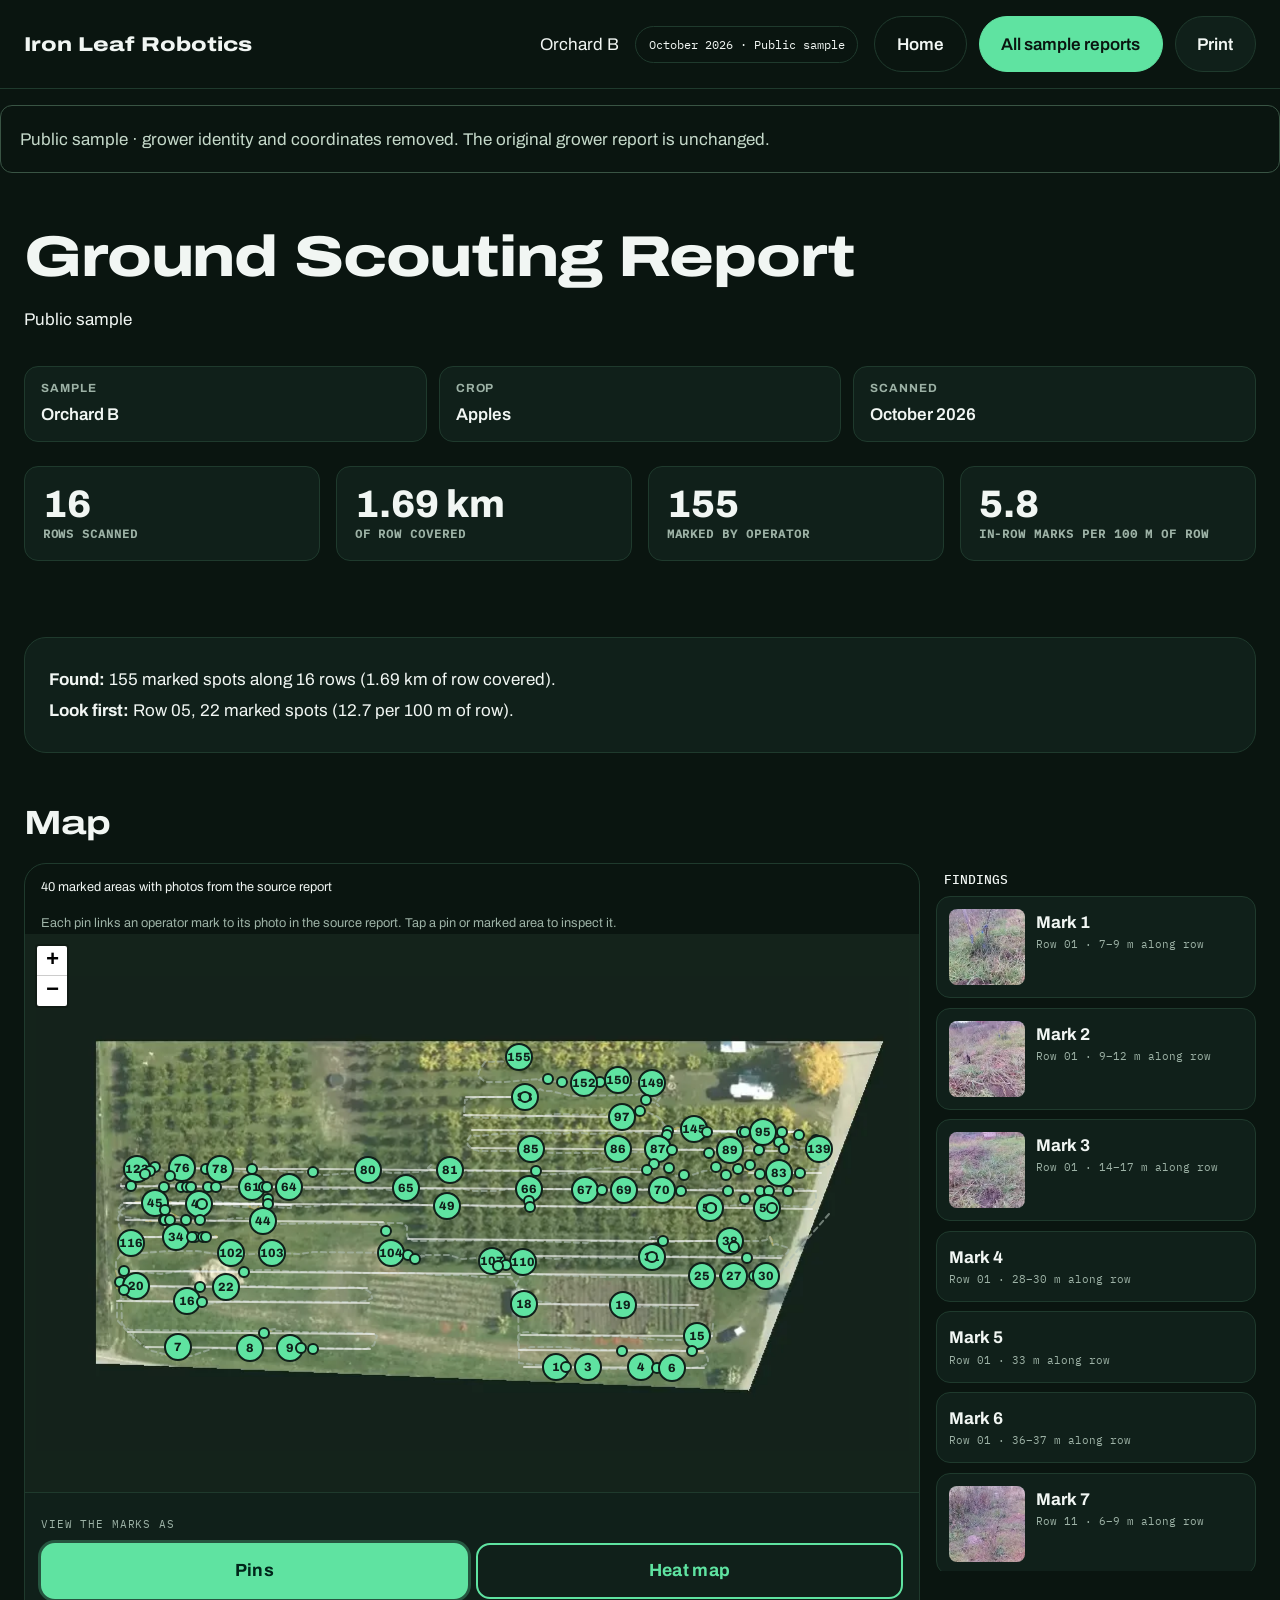
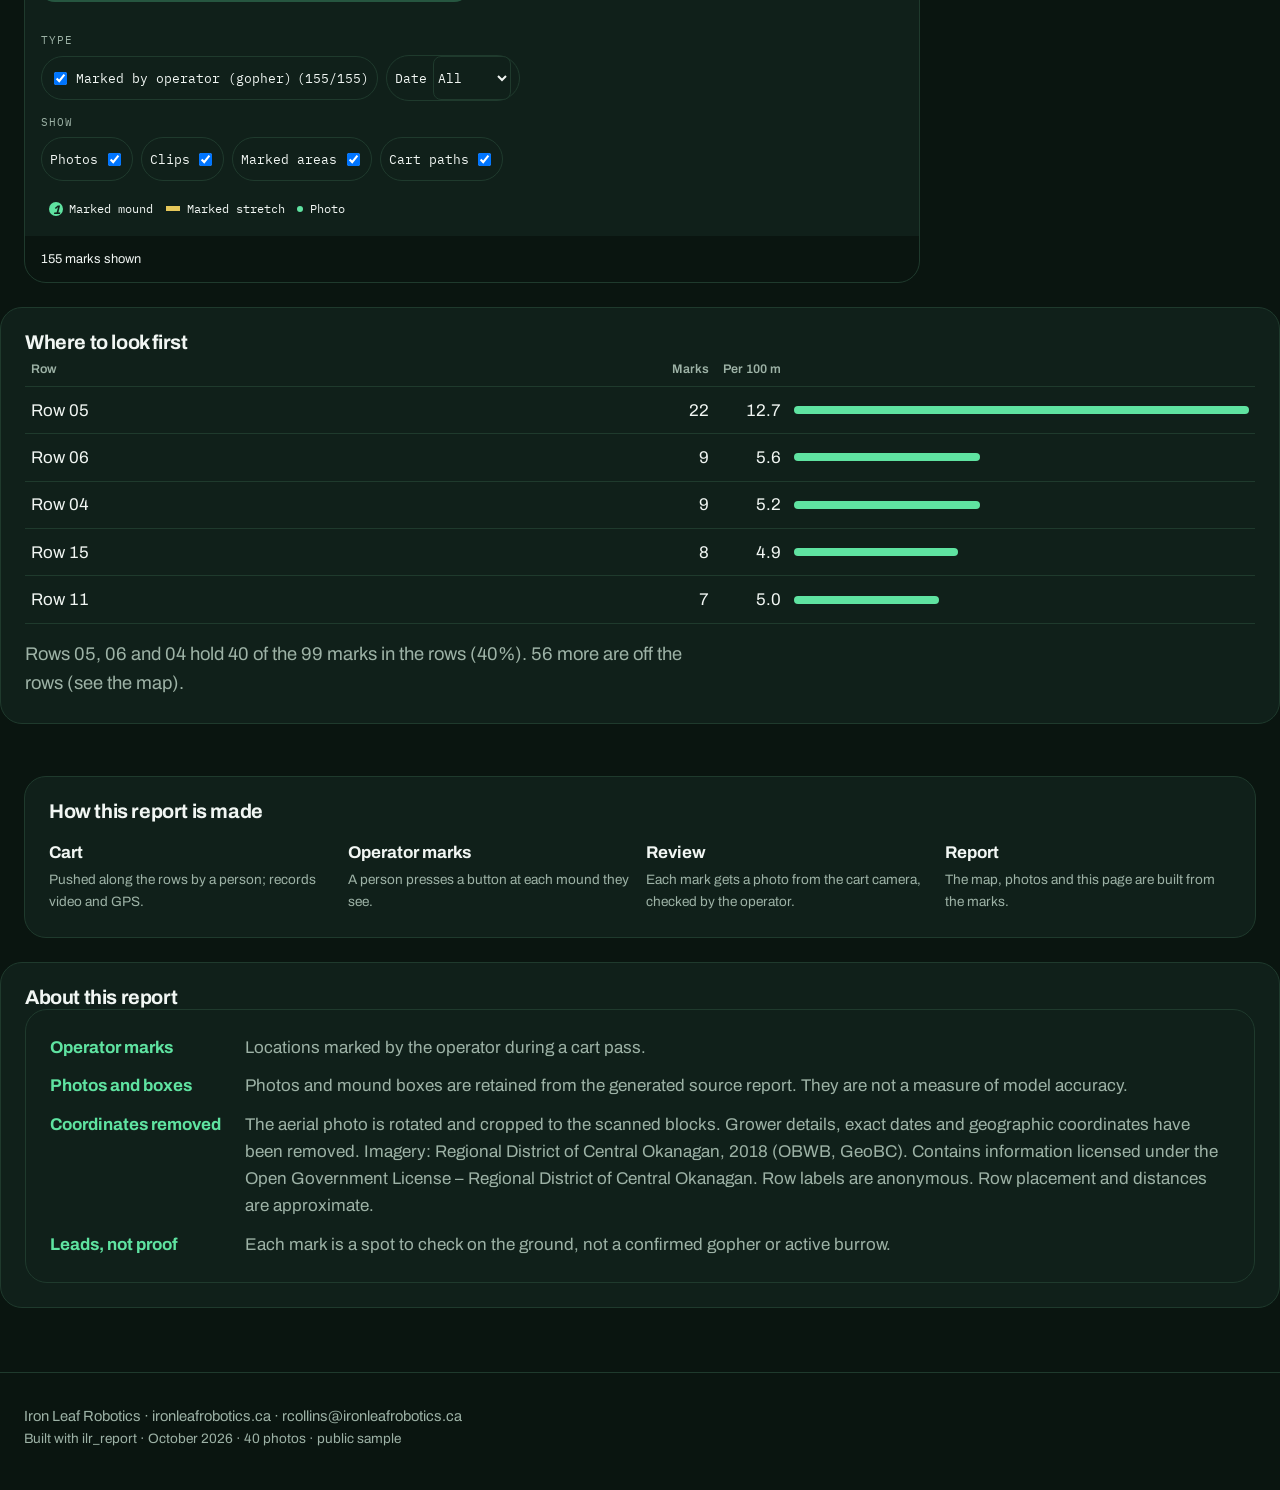
<file: sample-report/orchard-b/index.html>
<!doctype html><html lang="en"><head><meta charset="utf-8"><meta name="viewport" content="width=device-width, initial-scale=1"><title>Orchard B | Iron Leaf Robotics</title><meta property="og:type" content="website"><meta property="og:title" content="Ground Scouting Report | Orchard B (public sample)"><meta property="og:description" content="Anonymous public sample of an Iron Leaf Robotics ground scouting report (Orchard B): a map of operator-marked spots with photos."><meta name="twitter:card" content="summary_large_image"><meta name="description" content="Anonymous public sample of an Iron Leaf Robotics ground scouting report (Orchard B): a map of operator-marked spots with photos."><link rel="stylesheet" href="assets/leaflet.css"><link rel="stylesheet" href="assets/report.css"><script src="assets/leaflet.js" defer></script><script src="assets/report.js" defer></script></head><body><header class="app-shell"><div class="wrap"><a class="wordmark" href="/" aria-label="Iron Leaf Robotics home" style="text-decoration:none">Iron Leaf Robotics</a><div>Orchard B </div><div class="visit-chip">October 2026 · Public sample</div><div class="actions"><a href="/" class="btn ghost">Home</a><a href="/sample-report/" class="btn primary">All sample reports</a><button class="btn ghost" id="print-report" type="button">Print</button></div></div></header><main><div class="wrap public-notice">Public sample · grower identity and coordinates removed. The original grower report is unchanged.</div><section class="wrap"><h1>Ground Scouting Report</h1><p>Public sample</p><dl class="meta"><div><dt>Sample</dt><dd>Orchard B</dd></div><div><dt>Crop</dt><dd>Apples</dd></div><div><dt>Scanned</dt><dd>October 2026</dd></div></dl><div class="kpis"><div class="kpi"><div class="v">16</div><div class="l">Rows scanned</div></div><div class="kpi"><div class="v">1.69 km</div><div class="l">Of row covered</div></div><div class="kpi"><div class="v">155</div><div class="l">Marked by operator</div></div><div class="kpi"><div class="v">5.8</div><div class="l">In-row marks per 100 m of row</div></div></div></section><section class="wrap" id="summary"><div class="card summary"><p><b>Found:</b> 155 marked spots along 16 rows (1.69 km of row covered).</p><p><b>Look first:</b> Row 05, 22 marked spots (12.7 per 100 m of row).</p></div></section><section class="wrap" id="overview"><h2>Map</h2><div class="overview"><figure><div class="interactive"><p id="clip-counts">40 marked areas with photos from the source report</p><p class="note">Each pin links an operator mark to its photo in the source report. Tap a pin or marked area to inspect it.</p><div id="interactive-map" aria-label="Aerial map of the scanned rows" data-map="{&quot;bounds&quot;:[[-57.4,-114.6],[61.2,103.8]],&quot;rows&quot;:[[[-36.8,52.5],[-36.4,7.6]],[[-32.6,52.3],[-32.3,6.2]],[[-32.0,-31.1],[-31.5,-87.0]],[[-28.8,54.6],[-28.4,6.8]],[[-28.2,-30.1],[-27.7,-91.6]],[[-21.1,50.9],[-20.8,7.6]],[[-20.5,-31.3],[-20.0,-94.2]],[[-16.7,-31.8],[-16.3,-93.5]],[[-13.8,70.8],[-13.3,6.4]],[[-13.3,3.9],[-12.6,-92.4]],[[-9.3,71.8],[-8.8,10.3]],[[-5.0,58.9],[-5.0,58.6]],[[-5.0,58.9],[-4.9,39.8]],[[-4.9,39.7],[-4.4,-21.6]],[[-4.0,-69.3],[-3.9,-91.0]],[[-0.2,-27.8],[0.3,-92.0]],[[4.2,-56.3],[4.5,-92.6]],[[4.1,-50.7],[4.5,-91.7]],[[3.7,8.6],[4.4,-80.6]],[[3.3,61.4],[3.7,7.9]],[[3.1,79.6],[3.3,61.8]],[[7.4,80.4],[8.7,-93.2]],[[13.1,-60.1],[13.2,-79.3]],[[12.9,-45.3],[13.1,-60.6]],[[12.3,39.4],[12.9,-43.5]],[[11.9,81.7],[12.1,63.8]],[[17.6,70.8],[17.8,52.7]],[[17.8,54.1],[18.2,-5.4]],[[22.4,45.6],[22.8,-5.4]],[[22.2,75.7],[22.4,49.1]],[[22.2,75.7],[22.4,43.4]],[[26.1,31.9],[26.4,-7.6]],[[30.9,7.7],[31.1,-6.9]],[[30.9,7.7],[30.9,7.5]]],&quot;paths&quot;:[[[1.7,83.7],[1.0,83.1],[0.4,82.5],[-0.3,81.9],[-1.0,81.3],[-1.7,80.6],[-2.5,80.0],[-3.2,79.4],[-4.0,78.7],[-4.9,78.1],[-5.7,77.4],[-6.5,76.8],[-7.1,76.2],[-8.3,75.2],[-8.9,74.7],[-9.6,74.1],[-10.4,73.5],[-11.2,72.9],[-11.9,72.3],[-12.5,71.8],[-13.6,70.8],[-13.8,69.3],[-13.7,68.1],[-14.2,68.9],[-13.8,68.2],[-13.7,67.2],[-13.9,66.2],[-13.9,67.0],[-14.1,68.0],[-13.6,67.1],[-13.7,66.3],[-13.8,65.5],[-13.2,64.7],[-14.0,65.3],[-14.2,63.8],[-14.3,62.9],[-14.3,62.0],[-14.3,60.6],[-13.5,60.0],[-14.3,60.2],[-14.3,59.3],[-13.8,58.1],[-14.0,57.0],[-14.0,56.2],[-14.0,55.4],[-14.0,54.0],[-14.0,53.1],[-13.8,52.0],[-13.8,51.0],[-13.8,50.0],[-13.8,49.0],[-13.8,47.8],[-13.9,46.2],[-13.9,45.3],[-13.9,44.4],[-13.9,43.5],[-13.9,42.6],[-13.9,41.7],[-13.9,40.8],[-13.9,40.0],[-13.9,39.2],[-13.9,37.6],[-13.9,36.0],[-14.0,35.2],[-14.0,34.3],[-14.0,33.3],[-14.0,32.5],[-14.0,31.6],[-14.0,30.8],[-14.0,29.9],[-14.0,29.0],[-13.9,28.2],[-13.9,27.2],[-13.9,26.3],[-13.9,25.4],[-13.8,24.5],[-13.8,23.6],[-13.8,22.7],[-13.7,21.8],[-13.7,20.9],[-13.7,20.0],[-13.6,19.1],[-13.6,18.2],[-13.6,17.3],[-13.6,16.4],[-13.6,15.4],[-13.5,14.5],[-13.5,13.7],[-13.4,12.8],[-13.3,11.3],[-13.3,10.4],[-13.2,9.4],[-13.2,8.5],[-13.4,7.6],[-14.1,6.4],[-14.9,5.8],[-15.9,5.6],[-17.4,5.8],[-18.3,6.0],[-19.1,6.3],[-19.8,6.9],[-20.0,7.8],[-20.0,8.6],[-20.0,9.5],[-20.1,10.4],[-20.3,11.6],[-20.5,12.8],[-20.5,13.7],[-20.6,14.7],[-20.7,15.9],[-20.8,17.0],[-20.9,18.1],[-21.0,19.3],[-21.0,20.5],[-21.0,21.5],[-21.1,22.5],[-21.2,23.6],[-21.2,24.4],[-21.1,25.3],[-21.0,26.6],[-20.9,27.6],[-20.9,28.5],[-20.9,29.5],[-21.0,30.5],[-21.1,31.7],[-21.3,33.1],[-21.3,34.1],[-21.2,32.9],[-21.1,31.8],[-20.3,32.3],[-20.9,31.5],[-21.2,32.8],[-21.3,34.1],[-21.4,35.2],[-21.4,36.1],[-21.3,37.0],[-21.3,37.9],[-21.2,38.7],[-21.2,39.7],[-21.3,40.5],[-21.5,41.7],[-21.7,42.7],[-21.8,43.7],[-21.8,44.8],[-21.8,45.9],[-21.8,47.1],[-21.8,48.2],[-21.8,49.6],[-21.8,50.7]],[[-25.7,54.8],[-26.5,54.7],[-27.6,54.7],[-28.8,54.6],[-29.4,53.9],[-29.7,53.1],[-29.8,52.3],[-29.7,51.3],[-29.6,50.4],[-29.6,49.6],[-29.5,48.7],[-29.6,47.7],[-29.6,46.5],[-29.7,45.3],[-29.7,44.0],[-29.7,42.6],[-29.6,41.4],[-29.5,40.1],[-29.5,38.7],[-29.5,37.6],[-29.5,36.4],[-29.3,35.1],[-29.1,33.6],[-29.0,32.3],[-28.9,31.5],[-28.8,30.4],[-28.8,28.7],[-28.8,27.8],[-28.7,26.7],[-28.7,25.9],[-28.7,24.7],[-28.7,23.4],[-28.6,22.3],[-28.7,21.2],[-28.7,19.9],[-28.5,18.7],[-28.5,17.4],[-28.5,16.1],[-28.6,14.8],[-28.6,13.6],[-28.5,12.3],[-28.3,11.0],[-28.0,9.6],[-27.8,8.2],[-27.8,7.2],[-28.0,6.4],[-28.7,5.9],[-29.5,5.9],[-30.9,6.0],[-32.3,6.4],[-32.3,7.3],[-31.9,8.1],[-31.5,9.2],[-31.5,10.5],[-31.5,12.0],[-31.5,13.2],[-31.6,14.5],[-31.6,15.8],[-31.6,17.0],[-31.7,18.2],[-31.8,19.5],[-31.9,20.8],[-32.0,22.1],[-32.2,23.5],[-32.3,24.7],[-32.3,25.8],[-32.2,27.1],[-32.1,28.2],[-32.1,29.2],[-32.1,30.0],[-32.1,31.1],[-31.9,32.1],[-31.9,33.1],[-32.1,34.1],[-32.2,35.1],[-32.3,36.2],[-32.4,37.3],[-32.5,38.4],[-32.6,39.5],[-32.6,40.6],[-32.5,41.8],[-32.3,43.1],[-32.3,44.4],[-32.4,45.8],[-32.5,47.2],[-32.5,48.1],[-32.7,49.1],[-32.8,50.0],[-32.9,50.8],[-32.9,51.8],[-33.0,52.8],[-33.8,53.1],[-34.6,53.5],[-35.6,53.4],[-36.3,52.5],[-36.5,51.4],[-36.6,50.5],[-36.7,49.3],[-36.7,48.0],[-36.7,46.6],[-36.8,45.1],[-36.8,44.0],[-36.6,44.8],[-36.6,43.6],[-36.5,42.7],[-36.5,41.6],[-36.5,40.4],[-36.5,39.2],[-36.6,40.2],[-36.8,39.3],[-36.8,38.3],[-36.8,37.4],[-36.9,36.4],[-36.9,35.5],[-36.9,34.5],[-36.9,33.3],[-36.9,31.9],[-36.9,30.6],[-36.9,29.5],[-36.9,28.6],[-36.9,27.5],[-36.8,26.3],[-36.7,25.0],[-36.6,24.2],[-36.4,23.4],[-36.4,22.2],[-36.2,21.3],[-36.0,20.2],[-36.0,19.4],[-36.4,18.3],[-36.4,17.4],[-36.4,16.4],[-37.4,15.8],[-36.6,15.5],[-36.5,14.5],[-36.3,13.3],[-36.1,12.0],[-36.0,10.6],[-35.9,9.1],[-35.7,7.6],[-35.5,6.3],[-34.3,5.9],[-32.7,5.9],[-31.8,5.9],[-30.9,6.0],[-30.0,6.0],[-29.0,6.0],[-28.2,6.1],[-27.3,6.2],[-26.4,6.2],[-25.4,6.3],[-24.3,6.3],[-23.2,6.2],[-22.2,6.1],[-21.2,6.0],[-20.2,6.0],[-19.3,5.9],[-18.5,5.8],[-17.7,5.7],[-16.8,5.6],[-15.8,5.4],[-14.9,5.1],[-14.0,4.3],[-14.1,3.5],[-14.1,2.3],[-14.1,1.4],[-14.1,0.4],[-14.1,-0.6],[-14.0,-1.7],[-14.0,-2.8],[-13.9,-3.9],[-13.8,-5.0],[-13.7,-6.1],[-13.6,-7.2],[-13.6,-8.4],[-13.5,-9.6],[-13.5,-10.8],[-13.4,-12.0],[-13.4,-13.1],[-13.4,-14.2],[-13.3,-15.4],[-13.3,-16.5],[-13.2,-17.5],[-13.2,-18.5],[-13.1,-19.4],[-13.1,-20.4],[-13.1,-21.4],[-13.1,-22.4],[-13.1,-23.4],[-13.1,-24.5],[-13.1,-25.4],[-13.0,-26.4],[-13.0,-27.4],[-12.9,-28.4],[-12.8,-29.4],[-12.8,-30.3],[-12.8,-31.2],[-12.9,-32.2],[-12.9,-33.2],[-12.8,-34.2],[-12.8,-35.3],[-12.7,-36.5],[-12.7,-37.6],[-12.6,-38.7],[-12.6,-39.7],[-12.6,-40.7],[-12.6,-41.7],[-12.6,-42.6],[-12.6,-43.7],[-12.7,-44.7],[-12.7,-45.8],[-12.7,-47.0],[-12.7,-48.2],[-12.6,-49.3],[-12.6,-50.5],[-12.5,-51.6],[-12.5,-52.7],[-12.4,-53.7],[-12.4,-54.8],[-12.3,-55.8],[-12.3,-56.8],[-12.2,-57.8],[-12.2,-58.8],[-12.2,-59.7],[-12.2,-60.9],[-12.4,-62.3],[-12.4,-63.3],[-12.4,-64.2],[-12.3,-65.5],[-12.2,-67.0],[-12.2,-67.9],[-12.3,-68.8],[-12.3,-69.7],[-12.4,-70.7],[-12.4,-71.7],[-12.4,-72.7],[-12.5,-73.6],[-12.5,-74.5],[-12.6,-75.3],[-12.6,-76.3],[-12.6,-77.2],[-12.6,-78.2],[-12.7,-79.0],[-12.7,-79.9],[-12.9,-80.7],[-13.0,-81.6],[-13.1,-82.5],[-13.2,-83.3],[-13.2,-84.8],[-13.1,-86.4],[-12.9,-87.3],[-12.8,-88.2],[-12.7,-89.1],[-12.6,-90.0],[-12.6,-90.8],[-12.8,-92.1],[-13.5,-92.7],[-14.2,-93.3],[-15.1,-93.8],[-16.2,-94.1],[-16.8,-93.0],[-17.3,-92.3],[-16.7,-93.1],[-17.9,-93.2],[-18.9,-93.3],[-19.9,-93.3],[-21.1,-93.3],[-22.6,-93.2],[-23.4,-93.2],[-24.3,-93.2],[-25.6,-93.0],[-26.4,-92.3],[-27.2,-90.9],[-27.3,-90.1],[-27.3,-88.6],[-27.3,-87.8],[-27.3,-86.8],[-27.2,-85.9],[-27.2,-85.1],[-27.2,-84.3],[-27.4,-82.7],[-27.4,-81.2],[-27.5,-79.7],[-27.5,-78.2],[-27.5,-77.2],[-27.6,-76.3],[-27.6,-75.4],[-27.6,-74.6],[-27.6,-73.8],[-27.6,-72.9],[-27.6,-72.1],[-27.6,-71.2],[-27.6,-70.3],[-27.6,-69.3],[-27.5,-68.4],[-27.5,-67.6],[-27.5,-66.0],[-27.5,-65.2],[-27.5,-64.3],[-27.4,-62.8],[-27.3,-61.3],[-27.4,-59.8],[-27.3,-58.4],[-27.2,-57.1],[-27.1,-56.0],[-27.1,-54.8],[-27.2,-56.1],[-27.3,-57.4],[-27.5,-56.4],[-27.5,-55.3],[-27.5,-53.9],[-27.5,-52.5],[-27.5,-51.1],[-27.7,-49.6],[-27.8,-48.4],[-27.8,-47.3],[-27.8,-45.8],[-27.7,-45.0],[-27.7,-43.4],[-27.7,-42.6],[-27.8,-41.6],[-27.9,-40.7],[-27.9,-39.8],[-27.9,-38.9],[-27.9,-38.1],[-27.9,-37.3],[-28.0,-35.8],[-28.0,-34.3],[-28.1,-33.4],[-28.1,-32.6],[-28.2,-31.7],[-28.2,-30.9],[-28.3,-30.1],[-28.8,-29.2],[-29.8,-29.4],[-31.1,-30.0],[-31.8,-31.1],[-32.0,-32.1],[-32.0,-33.5],[-32.0,-34.3],[-32.0,-35.2],[-32.1,-36.0],[-32.1,-37.6],[-32.1,-39.1],[-32.1,-39.9],[-32.1,-40.8],[-32.0,-41.6],[-32.0,-42.4],[-32.0,-43.3],[-31.9,-44.1],[-31.7,-45.3],[-31.9,-44.1],[-32.1,-45.0],[-32.0,-45.8],[-32.1,-46.9],[-32.1,-47.9],[-32.2,-49.0],[-32.3,-49.8],[-32.1,-50.8],[-31.8,-51.9],[-31.8,-53.2],[-32.0,-54.5],[-32.1,-55.7],[-32.0,-56.8],[-32.1,-58.1],[-32.1,-59.4],[-32.1,-60.7],[-32.0,-59.6],[-32.1,-60.6],[-32.2,-61.6],[-32.2,-62.8],[-32.1,-63.8],[-32.1,-64.7],[-32.0,-65.9],[-31.9,-67.2],[-31.8,-68.8],[-31.8,-70.0],[-32.0,-70.9],[-32.5,-72.0],[-33.1,-73.4],[-33.6,-74.9],[-33.7,-75.7],[-33.8,-76.6],[-33.9,-77.8],[-33.9,-78.6],[-33.8,-79.6],[-33.7,-80.6],[-33.5,-81.7],[-33.3,-82.5],[-33.0,-83.7],[-32.8,-84.5],[-32.5,-85.4],[-32.1,-86.2],[-31.6,-87.0],[-30.9,-87.9],[-30.2,-88.7],[-29.5,-89.5],[-28.8,-90.3],[-28.1,-91.0],[-27.5,-91.7],[-26.8,-92.4],[-26.0,-93.1],[-25.4,-93.7],[-24.7,-94.2],[-23.0,-94.5],[-22.1,-94.5],[-21.1,-94.4],[-20.3,-94.2],[-19.5,-93.3],[-19.5,-92.5],[-19.6,-91.5],[-19.9,-89.9],[-19.9,-89.1],[-20.0,-88.1],[-20.0,-87.2],[-20.1,-86.2],[-20.1,-85.3],[-20.1,-84.5],[-20.0,-83.5],[-20.0,-82.6],[-20.1,-81.7],[-20.1,-80.9],[-20.2,-79.6],[-20.2,-78.4],[-20.2,-77.1],[-20.3,-76.2],[-20.6,-75.2],[-20.8,-74.3],[-20.9,-73.3],[-20.9,-72.5],[-20.7,-71.4],[-20.4,-70.2],[-20.3,-68.7],[-20.2,-67.8],[-20.2,-67.0],[-20.1,-66.2],[-20.1,-64.5],[-20.0,-63.6],[-20.0,-62.7],[-20.0,-61.7],[-20.1,-60.8],[-20.1,-60.0],[-20.2,-59.2],[-20.2,-58.4],[-20.2,-56.9],[-20.2,-55.3],[-20.2,-54.4],[-20.2,-53.6],[-20.2,-52.8],[-20.1,-51.9],[-20.0,-50.7],[-20.1,-49.4],[-20.1,-48.6],[-20.1,-47.8],[-20.1,-46.3],[-20.1,-44.8],[-20.1,-44.0],[-20.1,-43.1],[-20.0,-42.2],[-20.0,-41.3],[-20.0,-40.4],[-20.0,-39.5],[-20.0,-38.7],[-20.1,-37.1],[-20.1,-35.6],[-20.2,-34.8],[-20.2,-33.9],[-20.1,-33.0],[-20.0,-32.1],[-19.8,-31.3],[-19.2,-30.4],[-18.1,-30.8],[-17.2,-31.8],[-16.8,-33.2],[-16.6,-34.6],[-16.7,-35.9],[-16.7,-37.0],[-16.7,-38.2],[-16.8,-39.8],[-16.9,-40.7],[-16.9,-41.7],[-16.9,-42.5],[-16.9,-43.9],[-17.0,-45.5],[-17.0,-46.9],[-17.0,-48.1],[-16.9,-49.5],[-16.8,-50.9],[-16.7,-52.5],[-16.6,-53.4],[-16.6,-54.2],[-16.5,-55.0],[-16.3,-56.5],[-16.4,-58.0],[-16.4,-59.5],[-16.5,-61.0],[-16.4,-62.3],[-16.3,-63.7],[-16.2,-65.2],[-16.2,-66.5],[-16.4,-67.5],[-16.2,-66.7],[-16.3,-67.6],[-16.3,-68.5],[-16.3,-69.7],[-16.4,-70.8],[-16.5,-71.8],[-16.5,-73.0],[-16.7,-73.8],[-16.8,-74.6],[-17.0,-75.8],[-16.9,-77.1],[-16.7,-78.7],[-16.6,-80.2],[-16.5,-81.1],[-16.5,-81.9],[-16.4,-82.8],[-16.5,-84.3],[-16.4,-86.0],[-16.3,-86.8],[-16.3,-87.7],[-16.2,-88.9],[-16.1,-89.9],[-16.0,-90.8],[-16.0,-91.9],[-16.0,-93.2],[-14.8,-93.8],[-13.6,-94.2],[-11.9,-94.5],[-10.9,-94.6],[-9.9,-94.5],[-9.2,-94.2],[-8.3,-93.2],[-7.8,-92.0],[-8.0,-90.7],[-7.9,-89.8],[-7.9,-88.9],[-7.9,-87.9],[-7.8,-86.9],[-7.8,-85.9],[-7.8,-84.8],[-7.8,-83.7],[-7.7,-82.7],[-7.7,-81.7],[-7.6,-80.9],[-7.6,-80.1],[-7.6,-79.2],[-7.7,-78.2],[-7.7,-77.2],[-7.6,-76.2],[-7.6,-75.2],[-7.6,-74.3],[-7.7,-73.4],[-7.8,-72.5],[-7.9,-71.6],[-8.0,-70.7],[-8.2,-69.7],[-8.3,-68.8],[-8.4,-67.7],[-8.4,-66.8],[-8.4,-65.7],[-8.2,-64.4],[-8.1,-63.4],[-8.4,-64.7],[-8.4,-65.8],[-8.4,-65.0],[-8.4,-63.8],[-8.3,-62.6],[-8.3,-61.5],[-8.2,-60.4],[-8.2,-59.3],[-8.2,-57.8],[-8.2,-56.2],[-8.2,-55.2],[-8.1,-54.4],[-8.0,-53.0],[-8.1,-51.7],[-8.2,-50.2],[-8.2,-48.8],[-8.1,-47.5],[-8.0,-46.3],[-7.8,-45.3],[-7.8,-44.0],[-7.8,-42.7],[-7.9,-41.4],[-8.0,-40.4],[-8.0,-39.4],[-7.9,-38.2],[-7.8,-37.0],[-7.8,-35.5],[-7.9,-34.3],[-8.0,-33.5],[-8.0,-32.4],[-7.9,-30.9],[-7.9,-29.6],[-8.0,-28.1],[-8.0,-27.3],[-8.0,-26.2],[-8.0,-25.3],[-9.1,-25.4],[-8.4,-25.0],[-8.3,-23.5],[-8.3,-22.4],[-8.5,-21.2],[-8.6,-20.2],[-8.6,-19.1],[-8.5,-18.2],[-8.8,-17.5],[-9.1,-18.3],[-9.3,-19.2],[-9.0,-18.4],[-8.5,-17.7],[-8.5,-16.3],[-8.6,-14.8],[-8.7,-13.3],[-8.7,-12.2],[-8.6,-11.2],[-8.7,-10.0],[-9.0,-9.1],[-9.6,-8.0],[-9.6,-6.7],[-9.3,-5.4],[-9.1,-4.2],[-9.2,-3.2],[-9.2,-1.8],[-9.0,-0.6],[-9.2,-1.5],[-9.7,-0.8],[-9.3,-0.1],[-9.3,1.1],[-10.5,1.4],[-11.3,1.0],[-10.3,1.2],[-9.4,1.0],[-9.4,2.3],[-10.0,2.9],[-11.1,3.2],[-9.9,2.7],[-9.3,1.9],[-9.2,0.8],[-8.5,1.3],[-8.8,2.5],[-9.0,3.9],[-9.3,5.3],[-9.4,6.6],[-10.2,7.1],[-9.4,6.9],[-9.7,7.8],[-10.2,8.5],[-9.4,8.3],[-9.1,9.2],[-9.2,10.0],[-9.9,10.5],[-10.7,9.8],[-9.8,10.4],[-9.1,11.1],[-9.1,12.3],[-9.2,13.8],[-9.4,15.3],[-9.4,16.6],[-9.3,17.9],[-9.2,19.5],[-9.1,20.3],[-9.1,21.1],[-9.0,22.6],[-9.0,24.0],[-9.0,25.4],[-9.1,26.8],[-9.2,28.3],[-9.2,29.2],[-9.2,30.0],[-9.2,31.0],[-9.3,32.5],[-9.4,33.3],[-9.4,34.2],[-9.4,35.1],[-9.4,35.9],[-9.5,37.2],[-9.9,38.2],[-10.4,39.1],[-9.6,38.7],[-8.7,39.3],[-9.0,40.2],[-9.0,41.3],[-8.9,42.7],[-8.9,44.2],[-9.0,45.7],[-9.1,47.0],[-9.1,48.4],[-9.1,49.9],[-9.1,51.1],[-9.1,52.4],[-9.1,53.9],[-9.1,54.8],[-9.1,55.7],[-9.1,56.6],[-9.1,57.5],[-9.1,58.8],[-9.1,60.2],[-9.0,61.6],[-8.9,62.9],[-8.1,63.4],[-8.8,64.7],[-8.8,65.6],[-8.7,66.6],[-8.8,67.7],[-8.8,68.6],[-8.8,69.7],[-8.8,70.7],[-8.7,71.8],[-8.4,72.8],[-7.8,73.4],[-6.8,73.7],[-6.3,72.6],[-6.0,71.8],[-5.7,70.6],[-5.9,69.8],[-5.0,69.3],[-4.1,69.0],[-4.8,68.1],[-4.9,66.7],[-4.9,65.5],[-4.9,64.4],[-4.9,63.6],[-5.0,62.2],[-5.0,60.7],[-5.0,59.2],[-5.0,58.3],[-5.8,59.0],[-6.3,59.6],[-5.4,58.9],[-4.8,58.2],[-4.9,57.0],[-4.9,55.9],[-5.0,54.8],[-5.0,53.5],[-5.0,52.3],[-5.1,51.4],[-5.3,50.0],[-5.3,48.9],[-5.3,47.7],[-5.3,46.5],[-5.2,45.2],[-5.2,44.3],[-5.0,43.3],[-4.7,42.2],[-4.6,41.2],[-4.6,42.1],[-4.1,41.4],[-4.0,40.4],[-3.9,39.3],[-4.6,38.8],[-5.5,39.5],[-6.3,40.1],[-7.0,40.5],[-6.4,39.7],[-5.6,39.3],[-5.6,38.3],[-5.5,36.9],[-5.4,35.4],[-5.3,34.1],[-5.2,32.7],[-5.2,31.4],[-5.2,30.6],[-5.2,29.5],[-5.1,28.2],[-5.0,27.1],[-5.0,25.9],[-5.1,24.5],[-5.4,23.2],[-5.5,21.9],[-5.5,20.7],[-5.4,19.4],[-5.2,18.1],[-5.2,16.8],[-5.1,15.4],[-5.1,13.9],[-5.0,12.4],[-4.9,11.1],[-4.9,9.9],[-4.9,8.3],[-4.9,7.5],[-4.9,6.0],[-4.8,4.5],[-4.8,3.0],[-4.9,1.5],[-4.9,0.0],[-4.7,-1.4],[-4.7,-3.1],[-4.7,-4.0],[-4.7,-4.9],[-4.7,-5.7],[-4.8,-7.2],[-4.8,-8.3],[-5.0,-9.3],[-5.0,-10.5],[-5.0,-12.0],[-5.0,-13.3],[-5.0,-14.7],[-5.0,-16.2],[-5.0,-17.0],[-5.0,-17.8],[-5.0,-18.7],[-4.9,-20.1],[-4.6,-21.3],[-3.8,-21.8],[-2.7,-21.7],[-1.6,-21.8],[-0.8,-22.5],[-0.6,-23.5],[-0.7,-24.7],[-0.6,-26.2],[-0.6,-27.1],[-0.7,-28.0],[-0.6,-29.3],[-0.5,-28.2],[-0.5,-27.4],[-0.4,-26.1],[-1.3,-26.5],[-2.2,-27.0],[-1.2,-26.4],[-0.9,-27.8],[-0.9,-28.7],[-0.9,-29.6],[-0.9,-30.5],[-0.9,-31.4],[-0.9,-32.2],[-0.8,-33.7],[-0.8,-35.1],[-0.8,-36.4],[-0.8,-37.7],[-0.7,-38.8],[-0.6,-39.9],[-0.5,-41.1],[-0.5,-42.3],[-0.4,-43.5],[-0.4,-44.9],[-0.4,-46.4],[-0.4,-47.2],[-0.5,-48.8],[-0.6,-50.3],[-0.6,-51.9],[-0.7,-52.7],[-0.7,-54.2],[-0.6,-55.6],[-0.2,-56.4],[0.3,-57.4],[0.6,-58.3],[0.4,-59.0],[0.5,-60.2],[0.6,-61.3],[0.6,-62.3],[0.6,-63.4],[0.8,-64.6],[0.7,-65.8],[0.4,-67.1],[0.2,-68.2],[0.1,-69.5],[0.1,-71.0],[0.1,-71.9],[0.2,-72.9],[-0.2,-73.6],[-0.4,-74.5],[-0.2,-75.7],[0.2,-76.4],[0.8,-77.2],[0.8,-78.2],[1.1,-79.2],[1.5,-80.2],[1.9,-81.1],[1.5,-80.2],[0.8,-80.5],[0.5,-81.3],[0.2,-82.1],[-0.6,-82.6],[-0.1,-83.7],[0.0,-85.1],[0.1,-86.3],[0.2,-87.5],[0.5,-88.9],[0.6,-89.7],[0.8,-90.5],[1.1,-92.0],[1.7,-93.4],[2.8,-94.0],[3.9,-93.3],[4.5,-91.9],[4.6,-90.6],[4.7,-89.7],[4.7,-88.8],[4.7,-87.5],[4.7,-86.7],[4.8,-85.8],[4.9,-84.8],[4.8,-83.5],[4.7,-82.0],[4.8,-80.9],[4.9,-79.8],[4.9,-78.2],[4.9,-77.3],[4.9,-76.4],[4.9,-75.6],[4.9,-74.7],[5.0,-73.9],[5.2,-72.9],[4.9,-71.3],[4.8,-70.4],[4.7,-69.6],[4.7,-68.7],[4.6,-67.8],[4.6,-67.0],[4.5,-66.2],[4.4,-65.2],[4.4,-64.3],[4.3,-63.5],[4.2,-62.1],[4.3,-61.1],[4.6,-60.1],[4.0,-61.0],[3.3,-60.1],[3.6,-58.9],[3.8,-57.6],[3.6,-56.7],[4.1,-55.7],[5.0,-55.8],[5.6,-56.5],[5.1,-55.6],[4.6,-54.9],[4.3,-53.9],[4.1,-53.0],[4.0,-51.8],[4.1,-50.7],[3.3,-50.8],[3.3,-52.1],[3.4,-53.6],[3.5,-54.4],[3.6,-55.3],[3.7,-56.2],[3.7,-57.1],[3.7,-57.9],[3.6,-59.5],[3.6,-60.3],[3.6,-61.1],[3.6,-62.0],[3.6,-63.0],[3.7,-63.9],[3.7,-64.9],[3.8,-65.9],[3.9,-67.0],[4.0,-68.0],[4.0,-69.0],[4.1,-70.1],[4.1,-71.1],[4.1,-72.2],[4.2,-73.3],[4.2,-74.4],[4.3,-75.4],[4.3,-76.5],[4.4,-77.5],[4.5,-78.6],[4.6,-79.7],[4.6,-80.8],[4.6,-81.9],[4.6,-83.0],[4.7,-84.1],[4.7,-85.2],[4.7,-86.3],[4.7,-87.3],[4.7,-88.4],[4.6,-89.5],[4.4,-90.6],[4.0,-91.7],[3.4,-92.6],[2.7,-93.3],[1.8,-93.6],[0.8,-93.9],[-0.2,-94.0],[-1.2,-93.8],[-2.1,-93.5],[-2.9,-93.0],[-3.5,-92.4],[-3.9,-91.8],[-4.4,-90.5],[-4.4,-89.7],[-4.2,-90.5],[-5.1,-90.9],[-4.1,-91.0],[-4.0,-89.7],[-3.9,-88.2],[-3.9,-87.4],[-4.0,-86.5],[-4.0,-85.7],[-4.0,-84.8],[-3.9,-84.0],[-3.8,-82.5],[-3.6,-81.2],[-3.6,-80.3],[-3.6,-79.4],[-3.5,-78.2],[-3.3,-77.0],[-3.1,-76.1],[-3.0,-75.1],[-3.4,-73.9],[-3.8,-72.9],[-4.0,-71.7],[-4.3,-70.2],[-4.2,-69.4],[-3.4,-69.7],[-4.2,-70.1],[-4.1,-71.1],[-3.9,-72.3],[-3.9,-73.4],[-4.0,-74.3],[-4.1,-75.3],[-4.0,-76.3],[-3.9,-77.4],[-3.9,-78.3],[-3.8,-79.4],[-3.2,-80.9],[-2.6,-81.8],[-1.5,-82.2],[-0.4,-82.3],[0.8,-82.3],[2.1,-82.2],[3.0,-82.1],[3.4,-81.2],[4.1,-80.2],[4.3,-78.8],[4.5,-77.3],[4.7,-76.4],[4.6,-75.2],[4.5,-74.0],[4.5,-72.6],[4.8,-73.8],[5.1,-72.7],[4.9,-71.7],[4.8,-70.1],[4.6,-69.1],[4.5,-68.2],[4.4,-67.4],[4.3,-66.5],[4.3,-65.7],[4.3,-64.3],[4.1,-62.9],[4.0,-61.6],[3.6,-60.5],[3.7,-59.7],[3.8,-58.9],[3.8,-58.1],[3.9,-57.3],[3.9,-56.4],[3.9,-55.4],[3.8,-54.5],[3.8,-53.5],[3.9,-52.5],[3.9,-51.6],[3.9,-50.7],[3.7,-49.4],[3.6,-48.6],[3.6,-47.7],[3.6,-46.7],[3.7,-45.9],[4.0,-44.6],[4.1,-43.8],[4.1,-42.5],[4.1,-41.7],[4.2,-40.8],[4.1,-40.0],[4.0,-38.4],[4.0,-37.6],[4.0,-36.7],[4.0,-35.3],[4.0,-33.7],[4.1,-32.6],[4.0,-31.6],[4.0,-30.7],[4.0,-29.5],[4.2,-28.4],[4.3,-27.4],[3.9,-26.7],[4.2,-25.8],[4.2,-25.0],[4.1,-23.6],[4.1,-22.5],[4.1,-21.5],[4.2,-20.3],[4.1,-19.0],[4.0,-18.0],[3.9,-16.7],[3.8,-15.1],[3.8,-13.8],[3.8,-13.0],[3.9,-12.1],[3.9,-11.2],[4.0,-10.0],[4.0,-11.2],[5.0,-11.3],[4.1,-11.9],[4.1,-11.1],[4.1,-9.9],[4.0,-8.7],[4.0,-7.3],[3.9,-5.9],[3.8,-4.4],[3.8,-3.5],[3.7,-2.4],[3.6,-1.0],[3.6,-0.1],[3.6,0.8],[3.5,1.6],[3.5,2.4],[3.4,4.1],[3.4,4.9],[3.5,5.7],[3.5,7.1],[3.6,7.9],[4.5,8.4],[3.6,8.0],[3.5,8.8],[4.5,8.7],[3.7,7.9],[3.5,8.7],[3.5,10.2],[3.6,11.8],[3.6,12.7],[3.7,13.6],[3.6,14.5],[3.6,15.4],[3.6,16.4],[3.5,17.3],[3.5,18.2],[3.4,19.1],[3.4,20.0],[3.4,20.8],[3.4,21.7],[3.4,22.5],[3.4,23.4],[3.4,24.2],[3.4,25.1],[3.5,26.6],[3.5,27.5],[3.1,28.5],[3.0,29.3],[3.0,30.9],[3.2,32.5],[3.3,33.9],[3.5,35.2],[3.5,36.8],[3.5,37.6],[3.5,38.4],[3.5,39.4],[3.5,40.3],[3.6,41.3],[3.6,42.3],[3.7,43.1],[3.7,43.9],[3.6,45.5],[3.5,46.4],[3.5,47.8],[3.6,48.8],[3.4,49.7],[3.3,50.5],[3.3,51.7],[3.3,52.7],[3.3,53.9],[3.4,55.0],[3.5,53.7],[2.6,54.1],[3.2,53.7],[3.5,54.6],[3.7,56.1],[3.8,57.6],[3.9,58.5],[3.9,59.8],[3.9,60.9],[3.9,61.8],[4.8,62.2],[5.5,62.7],[4.6,62.2],[3.8,62.8],[3.9,64.3],[3.7,65.6],[3.3,66.7],[2.8,67.6],[3.4,67.0],[3.7,68.1],[3.9,69.0],[4.1,70.3],[4.0,71.2],[4.0,72.1],[3.9,73.5],[3.7,75.2],[3.7,76.2],[3.6,77.1],[3.6,78.0],[3.8,78.9],[4.0,79.6],[5.2,80.5],[6.0,80.6],[6.8,80.4],[7.7,79.1],[7.8,78.3],[8.0,76.9],[8.0,75.4],[8.0,74.2],[7.0,73.7],[8.1,73.9],[8.3,72.8],[8.3,71.3],[8.3,70.4],[8.3,69.6],[8.2,68.8],[9.3,68.5],[8.7,69.2],[8.0,68.2],[7.8,67.1],[7.7,66.1],[7.8,67.2],[7.4,66.2],[7.3,65.2],[7.4,64.2],[7.6,62.6],[7.7,61.6],[7.7,60.7],[7.8,59.7],[7.8,58.7],[7.9,57.8],[8.7,58.5],[8.2,57.4],[8.1,56.0],[8.0,54.5],[7.9,53.2],[7.9,51.9],[7.9,50.4],[7.9,48.8],[7.8,47.4],[7.7,46.6],[8.6,46.5],[8.0,45.5],[7.8,44.0],[7.7,42.7],[6.9,41.9],[7.8,42.1],[7.9,41.1],[7.8,40.3],[7.8,39.4],[7.9,38.5],[7.9,37.6],[8.0,36.8],[8.0,35.4],[8.0,33.9],[7.9,33.1],[7.9,32.2],[7.9,31.0],[7.7,32.2],[8.7,32.5],[8.1,32.1],[7.7,30.6],[7.6,29.7],[7.5,28.9],[7.4,28.0],[7.5,27.0],[8.1,27.5],[9.3,27.1],[8.4,27.2],[8.2,26.2],[8.1,24.9],[7.9,23.9],[7.8,23.1],[8.6,23.0],[8.0,23.5],[7.9,22.5],[8.0,21.7],[8.1,20.6],[8.1,19.5],[8.1,18.1],[8.1,16.6],[8.1,15.1],[8.1,14.3],[8.1,13.4],[8.0,12.5],[8.0,11.6],[8.0,10.8],[7.9,10.0],[7.8,8.8],[6.8,8.8],[7.6,8.6],[7.6,7.1],[7.7,6.1],[7.8,5.3],[8.1,4.1],[8.0,3.1],[7.7,1.8],[7.6,0.2],[7.5,-0.7],[7.5,-1.6],[7.4,-2.9],[7.4,-3.8],[7.6,-4.9],[7.7,-5.7],[7.8,-6.5],[7.9,-7.4],[7.9,-8.3],[7.9,-9.1],[7.9,-10.0],[7.9,-10.9],[7.8,-11.7],[7.8,-13.1],[7.8,-14.7],[7.9,-15.5],[8.0,-16.3],[8.0,-17.2],[8.0,-18.0],[8.0,-18.9],[8.0,-19.8],[8.0,-20.7],[8.0,-21.5],[8.0,-22.4],[8.0,-23.7],[7.2,-23.5],[6.5,-22.7],[5.9,-21.9],[6.7,-21.9],[7.3,-23.2],[7.4,-24.0],[7.6,-24.8],[7.8,-26.2],[7.9,-27.6],[7.9,-29.0],[8.0,-30.4],[8.0,-31.9],[8.0,-33.4],[8.0,-34.2],[8.0,-35.1],[7.9,-35.9],[7.9,-36.8],[7.8,-37.6],[7.8,-38.5],[7.9,-39.4],[7.9,-40.2],[8.0,-41.7],[8.0,-43.2],[7.9,-44.7],[7.9,-45.6],[8.0,-46.4],[8.0,-47.3],[8.1,-48.3],[8.1,-49.2],[8.1,-50.0],[8.8,-50.9],[8.9,-51.9],[8.9,-53.3],[8.8,-54.7],[8.6,-55.7],[8.0,-56.6],[8.3,-57.4],[9.2,-57.3],[8.3,-57.0],[8.2,-58.3],[8.0,-59.6],[7.9,-60.4],[8.8,-60.7],[8.5,-59.8],[8.1,-61.1],[7.9,-62.6],[7.8,-64.1],[7.7,-65.5],[7.9,-66.7],[8.2,-67.9],[7.9,-66.7],[8.5,-67.8],[8.5,-68.9],[8.4,-69.8],[8.6,-70.8],[8.7,-71.6],[8.8,-72.4],[8.8,-73.7],[8.8,-74.7],[8.7,-75.5],[9.0,-76.4],[9.8,-76.8],[9.6,-77.9],[9.2,-79.1],[9.0,-80.5],[8.9,-81.8],[9.5,-82.4],[9.0,-83.2],[8.8,-84.7],[8.7,-86.2],[8.5,-87.6],[8.4,-88.8],[8.4,-89.7],[8.3,-90.6],[8.1,-91.5],[8.1,-92.5],[8.7,-93.2],[10.2,-93.2],[11.0,-92.8],[11.7,-92.2],[12.4,-91.1],[12.9,-90.3],[13.1,-89.1],[13.1,-88.1],[12.8,-89.4],[12.9,-90.5],[12.9,-89.3],[12.9,-88.3],[12.8,-86.9],[12.7,-85.5],[12.3,-86.4],[12.2,-87.4],[12.4,-86.5],[12.7,-85.6],[13.5,-84.7],[13.1,-83.7],[12.7,-82.7],[12.1,-82.1],[11.3,-81.0],[11.0,-80.3],[11.8,-80.2],[12.4,-79.3],[12.8,-78.4],[13.0,-77.6],[13.0,-76.7],[13.0,-75.5],[13.1,-74.4],[13.1,-73.3],[13.1,-72.3],[13.2,-71.1],[13.3,-70.0],[13.0,-68.9],[12.8,-67.8],[13.3,-68.5],[12.7,-68.0],[12.7,-66.8],[12.6,-65.5],[12.5,-64.6],[12.4,-63.7],[12.3,-62.8],[12.3,-61.9],[12.4,-60.8],[13.3,-60.1],[14.2,-59.4],[14.9,-59.9],[13.8,-60.0],[12.9,-60.4],[13.4,-59.2],[13.4,-60.2],[14.1,-60.6],[13.1,-60.2],[13.2,-59.1],[13.3,-57.9],[13.6,-57.1],[13.1,-55.9],[13.1,-55.0],[12.7,-53.8],[12.4,-52.8],[12.3,-51.7],[12.4,-50.6],[12.3,-49.5],[12.3,-48.4],[12.3,-47.3],[12.2,-46.1],[12.3,-44.7],[13.2,-44.4],[12.4,-45.0],[11.8,-44.3],[11.6,-42.8],[11.5,-41.6],[11.7,-40.1],[11.8,-38.8],[11.8,-37.6],[11.9,-36.1],[12.1,-34.6],[12.3,-33.6],[12.5,-32.5],[12.6,-31.7],[12.7,-30.7],[12.7,-29.9],[12.6,-29.1],[12.4,-27.8],[12.2,-26.8],[12.1,-25.8],[12.0,-24.6],[12.1,-23.6],[12.1,-22.7],[12.2,-21.6],[12.3,-20.2],[12.3,-18.9],[12.4,-17.6],[12.6,-16.8],[12.8,-16.0],[12.8,-15.2],[13.0,-16.0],[14.0,-15.8],[13.3,-16.5],[12.7,-15.4],[12.6,-14.3],[12.6,-13.3],[12.6,-12.4],[12.6,-11.4],[12.6,-10.4],[12.6,-9.2],[12.6,-8.2],[12.6,-7.1],[12.6,-6.1],[12.6,-4.7],[12.6,-3.3],[12.6,-2.0],[12.5,-1.1],[12.6,0.4],[12.7,2.0],[12.7,3.5],[12.7,5.0],[12.7,6.5],[12.6,8.1],[12.5,9.0],[12.4,9.8],[12.3,10.9],[11.5,10.5],[10.5,10.5],[11.5,10.1],[11.7,11.7],[11.7,12.5],[11.8,14.1],[11.8,15.5],[11.9,17.1],[11.9,18.0],[12.0,18.9],[12.0,19.7],[12.1,20.6],[12.2,21.4],[12.3,22.2],[12.7,23.7],[13.2,24.7],[13.1,25.5],[13.1,24.4],[13.2,25.7],[13.2,26.5],[13.2,27.3],[13.3,29.0],[13.3,29.8],[13.4,31.2],[13.2,32.5],[13.1,34.1],[12.9,35.6],[12.9,37.2],[12.9,38.7],[13.0,39.8],[13.0,38.9],[13.1,38.1],[13.7,39.0],[14.2,39.7],[13.9,40.9],[13.6,41.9],[13.1,43.0],[12.9,43.8],[11.9,44.5],[11.3,45.5],[11.4,46.6],[11.5,47.6],[11.6,48.7],[11.6,49.6],[11.9,51.0],[12.4,52.5],[12.5,53.3],[12.5,54.1],[12.7,55.5],[13.6,55.4],[12.7,55.7],[12.4,56.7],[11.9,57.8],[11.5,58.6],[11.7,57.7],[12.4,58.6],[12.6,60.1],[13.0,60.9],[12.8,62.5],[12.6,63.9],[12.4,65.2],[11.9,66.3],[11.3,67.4],[12.0,66.4],[12.4,64.7],[12.5,63.9],[13.6,63.8],[12.6,64.1],[12.4,65.1],[12.1,66.2],[12.1,67.5],[12.4,69.1],[12.4,70.5],[11.6,71.2],[12.5,70.7],[12.8,71.5],[12.7,72.4],[12.5,73.3],[12.2,74.2],[11.9,75.0],[11.4,75.9],[11.1,76.7],[11.7,76.1],[12.4,75.1],[12.7,76.4],[12.7,77.7],[12.8,78.5],[12.9,79.5],[13.0,80.6],[13.3,81.8],[13.6,82.8],[14.2,83.8],[15.3,82.9],[15.9,82.1],[16.3,81.4],[16.7,80.6],[17.9,81.2]],[[17.5,80.8],[18.4,81.0],[19.3,80.8],[20.2,80.6],[19.2,80.5],[18.6,80.0],[18.3,79.0],[18.2,78.0],[18.2,76.8],[18.3,75.9],[18.5,74.9],[18.9,73.9],[18.4,74.6],[18.1,73.6],[18.0,72.7],[18.2,71.6],[18.2,70.7],[19.3,70.6],[20.0,71.3],[19.3,70.8],[18.6,70.4],[18.5,69.4],[18.4,68.3],[18.4,67.4],[18.3,66.0],[18.1,64.8],[18.9,64.3],[18.5,63.6],[18.3,62.8],[18.2,61.9],[18.2,60.8],[18.1,59.9],[18.0,59.0],[19.1,59.1],[18.5,58.5],[18.3,57.5],[18.2,56.7],[18.1,55.8],[18.1,54.9],[18.0,53.9],[18.0,52.9],[17.4,53.6],[16.6,54.0],[17.5,53.7],[17.8,52.7],[17.9,51.8],[17.9,50.7],[17.9,49.7],[17.9,48.8],[18.0,47.5],[17.9,46.7],[17.9,45.8],[17.8,44.9],[17.8,43.8],[17.7,42.7],[17.7,41.2],[17.7,40.3],[17.7,39.5],[17.8,40.4],[17.2,41.0],[17.3,39.5],[17.3,38.6],[17.3,37.6],[17.3,36.8],[17.2,35.9],[17.2,34.4],[17.2,33.6],[17.2,32.8],[17.2,32.0],[17.2,30.8],[16.1,30.8],[16.8,29.8],[16.8,28.9],[16.8,27.9],[16.9,26.6],[17.0,25.0],[17.1,23.9],[17.1,22.8],[17.1,21.3],[17.1,20.4],[17.0,19.6],[17.0,18.8],[16.9,18.0],[17.0,16.4],[17.1,14.9],[17.2,13.4],[17.3,11.9],[17.3,10.5],[17.4,8.9],[17.4,7.7],[17.8,8.5],[18.4,9.1],[17.5,9.0],[17.5,8.1],[17.6,6.7],[17.5,5.4],[17.5,4.2],[17.6,2.9],[17.6,1.5],[17.6,0.6],[17.6,-0.3],[17.6,-1.2],[17.5,-2.1],[17.5,-3.0],[17.5,-3.8],[17.7,-4.6],[18.0,-5.4],[18.9,-6.5],[20.0,-6.7],[20.8,-6.6],[21.4,-5.8],[21.4,-4.8],[21.3,-4.0],[21.4,-2.9],[21.5,-1.5],[21.6,-0.1],[21.7,1.1],[21.7,2.1],[21.7,3.2],[21.7,4.5],[21.7,6.0],[21.7,6.8],[21.7,7.6],[21.8,9.2],[21.8,10.0],[21.8,11.6],[21.8,12.4],[21.8,13.2],[21.9,14.1],[21.9,14.9],[21.8,15.7],[21.8,17.2],[22.0,18.8],[22.2,20.3],[22.3,21.7],[22.0,22.8],[21.7,23.9],[21.7,25.4],[21.9,26.9],[22.0,28.3],[22.0,29.7],[21.9,31.3],[22.0,32.9],[22.1,34.6],[22.2,35.5],[22.3,36.4],[22.2,37.3],[22.1,38.3],[22.0,39.4],[21.9,40.5],[21.8,41.5],[21.8,42.5],[21.8,43.4],[21.9,44.2],[22.1,45.6],[22.0,44.6],[22.4,43.9],[23.2,43.8],[22.3,43.9],[22.3,43.1],[21.4,42.7],[22.4,43.1],[22.2,42.0],[22.0,41.2],[22.0,42.2],[22.0,43.6],[22.1,44.4],[22.2,45.7],[22.1,46.6],[22.2,48.0],[22.7,48.6],[22.6,49.9],[22.5,51.1],[22.3,50.0],[23.6,50.2],[22.8,49.4],[22.6,50.6],[22.6,51.5],[22.6,52.5],[22.6,53.4],[22.6,54.2],[22.7,55.2],[22.7,56.2],[22.6,57.2],[22.6,58.2],[22.6,59.2],[22.6,60.2],[22.6,61.3],[22.7,62.2],[24.0,62.2],[23.0,61.2],[22.2,61.3],[21.3,62.1],[21.8,61.5],[22.0,62.6],[22.1,63.5],[22.2,65.0],[22.0,66.1],[21.4,66.7],[22.2,68.0],[22.3,69.0],[22.4,70.1],[22.5,71.1],[21.9,71.7],[22.5,72.9],[22.7,73.9],[22.7,74.7],[22.4,75.6],[21.5,76.2],[21.9,75.4],[23.0,75.8],[22.5,75.2],[22.3,73.7],[22.3,72.9],[22.4,72.1],[22.4,71.3],[22.3,70.5],[22.3,69.7],[22.2,68.9],[22.2,68.0],[22.1,67.1],[22.0,66.2],[22.0,65.2],[22.0,64.3],[22.1,63.4],[22.1,62.5],[22.2,61.6],[22.3,60.2],[22.3,59.3],[22.3,58.3],[22.1,56.9],[21.9,55.6],[21.8,54.4],[21.9,53.0],[21.9,51.6],[22.0,50.3],[22.4,49.0],[22.7,47.6],[23.0,46.3],[23.1,45.4],[22.7,44.4],[22.9,43.4],[23.7,42.7],[24.7,42.3],[25.2,41.5],[25.9,40.9],[26.4,40.1],[26.8,39.4],[27.2,38.6],[27.5,37.8],[27.6,36.7],[27.3,35.5],[27.1,33.9],[27.0,32.5],[26.9,31.6],[27.8,31.8],[27.1,31.1],[26.9,29.4],[26.9,28.5],[26.8,27.5],[26.7,26.5],[26.6,25.5],[26.5,24.5],[26.4,23.5],[26.4,22.6],[26.4,21.6],[26.5,20.7],[26.5,19.7],[26.6,18.8],[26.6,17.8],[26.7,16.9],[26.7,16.0],[26.6,15.2],[26.6,14.3],[26.4,13.3],[26.3,12.3],[26.2,11.3],[26.2,10.3],[26.2,9.3],[26.1,8.3],[26.1,7.4],[26.1,6.4],[26.1,5.4],[26.1,4.4],[26.1,3.4],[26.0,2.5],[25.9,1.4],[26.0,0.5],[25.9,-1.1],[25.8,-1.9],[25.8,-2.8],[25.8,-3.6],[25.9,-4.5],[25.9,-5.7],[26.2,-6.9],[26.8,-7.6],[27.8,-7.6],[29.2,-7.5],[30.3,-7.2],[30.5,-6.3],[30.8,-5.3],[31.0,-4.1],[31.1,-2.6],[31.1,-1.8],[31.2,-0.9],[31.1,-0.1],[31.1,0.8],[30.9,2.1],[31.0,3.7],[31.1,4.6],[31.3,5.5],[31.5,6.4],[30.7,7.1],[30.2,8.1],[30.8,7.1],[31.8,8.3],[32.0,9.1],[32.3,10.4],[32.9,11.5],[32.4,12.5],[32.4,13.5],[32.4,14.3],[32.3,15.3],[32.0,16.4],[31.5,17.8],[31.3,19.3],[31.2,20.6],[31.2,22.0],[31.4,23.4],[31.5,25.0],[31.5,25.9],[31.4,26.8],[31.4,27.7],[31.4,28.6],[31.4,29.6],[31.4,30.6],[31.4,31.5],[31.4,32.5],[31.4,33.4],[31.5,34.4],[31.6,35.4],[31.7,36.3],[31.9,37.4],[31.0,37.1],[29.9,37.3],[28.7,37.5],[29.6,36.7],[30.3,37.5],[30.1,39.1],[29.4,40.4],[28.8,41.2],[29.4,40.5],[30.1,41.0],[30.7,41.6],[30.2,40.8],[31.2,39.9],[31.7,39.3],[32.8,38.5],[33.9,38.4],[35.0,38.1],[34.5,39.3],[34.1,40.2],[34.5,39.4],[34.5,38.4],[34.7,37.3],[34.8,35.8],[34.9,35.0],[35.0,34.1],[35.1,33.3],[35.2,31.9],[35.2,30.9],[35.2,29.9],[35.1,28.5],[35.1,26.9],[35.1,25.9],[35.3,26.8],[34.9,25.8],[35.0,24.9],[35.0,23.7],[34.7,22.9],[35.3,21.6],[35.3,20.7],[35.3,19.7],[35.2,18.8],[35.2,17.9],[34.8,17.0],[34.8,15.9],[34.9,14.9],[35.0,13.9],[35.2,12.3],[35.2,11.2],[35.1,12.3],[35.2,13.3],[35.8,14.1],[35.5,13.2],[35.5,12.0],[35.5,11.2],[35.5,9.6],[35.3,8.0],[35.2,7.1],[35.2,6.2],[35.1,5.2],[35.0,4.3],[34.9,3.4],[34.8,2.4],[34.8,1.5],[34.8,0.4],[34.8,-0.6],[34.8,-1.5],[34.8,-2.3],[35.4,-3.6],[36.3,-4.0],[37.6,-3.7],[39.1,-3.1],[39.7,-2.3],[39.7,-1.0],[39.8,0.4],[39.9,1.5],[39.9,2.3],[40.0,3.8],[40.1,4.9],[40.6,5.8],[41.2,6.4],[40.3,7.1],[40.2,7.9],[40.5,8.7]]],&quot;findings&quot;:[{&quot;id&quot;:&quot;mark-001&quot;,&quot;number&quot;:1,&quot;title&quot;:&quot;Mark 1&quot;,&quot;row&quot;:&quot;Row 01&quot;,&quot;distance&quot;:&quot;7\u20139 m along row&quot;,&quot;date&quot;:&quot;2026-10&quot;,&quot;class&quot;:&quot;operator_gopher&quot;,&quot;report&quot;:true,&quot;y&quot;:-36.5,&quot;x&quot;:15.5,&quot;img&quot;:&quot;img/photo-006.webp&quot;,&quot;crop&quot;:&quot;img/photo-006.webp&quot;,&quot;cams&quot;:{&quot;L&quot;:null,&quot;R&quot;:null},&quot;caption&quot;:&quot;Camera photo from the source report&quot;,&quot;photo_boxes&quot;:[{&quot;box&quot;:[0.1528,0.8108,0.5297,1.0],&quot;age&quot;:&quot;UNS&quot;,&quot;reviewed&quot;:true}],&quot;region&quot;:[[-36.4,15.6],[-36.5,16.2],[-36.6,16.5],[-36.8,16.3],[-37.1,16.0],[-37.5,15.6],[-37.8,15.4],[-37.5,15.5],[-36.9,15.8],[-36.6,15.7],[-36.6,15.3],[-36.6,15.1],[-36.6,14.9],[-36.5,14.7]],&quot;clip_id&quot;:&quot;photo-006&quot;},{&quot;id&quot;:&quot;mark-002&quot;,&quot;number&quot;:2,&quot;title&quot;:&quot;Mark 2&quot;,&quot;row&quot;:&quot;Row 01&quot;,&quot;distance&quot;:&quot;9\u201312 m along row&quot;,&quot;date&quot;:&quot;2026-10&quot;,&quot;class&quot;:&quot;operator_gopher&quot;,&quot;report&quot;:true,&quot;y&quot;:-36.5,&quot;x&quot;:18.1,&quot;img&quot;:&quot;img/photo-005.webp&quot;,&quot;crop&quot;:&quot;img/photo-005.webp&quot;,&quot;cams&quot;:{&quot;L&quot;:null,&quot;R&quot;:null},&quot;caption&quot;:&quot;Camera photo from the source report&quot;,&quot;photo_boxes&quot;:[{&quot;box&quot;:[0.2784,0.74,0.7809,1.0],&quot;age&quot;:&quot;UNS&quot;,&quot;reviewed&quot;:true}],&quot;region&quot;:[[-36.0,19.1],[-36.1,19.3],[-36.1,19.3],[-36.2,19.0],[-36.3,18.6],[-36.4,18.3],[-36.4,17.8],[-36.5,17.3],[-36.5,16.9],[-36.4,16.6],[-36.4,16.3]],&quot;clip_id&quot;:&quot;photo-005&quot;},{&quot;id&quot;:&quot;mark-003&quot;,&quot;number&quot;:3,&quot;title&quot;:&quot;Mark 3&quot;,&quot;row&quot;:&quot;Row 01&quot;,&quot;distance&quot;:&quot;14\u201317 m along row&quot;,&quot;date&quot;:&quot;2026-10&quot;,&quot;class&quot;:&quot;operator_gopher&quot;,&quot;report&quot;:true,&quot;y&quot;:-36.5,&quot;x&quot;:23.6,&quot;img&quot;:&quot;img/photo-004.webp&quot;,&quot;crop&quot;:&quot;img/photo-004.webp&quot;,&quot;cams&quot;:{&quot;L&quot;:null,&quot;R&quot;:null},&quot;caption&quot;:&quot;Camera photo from the source report&quot;,&quot;photo_boxes&quot;:[{&quot;box&quot;:[0.2784,0.6212,0.6631,0.9862],&quot;age&quot;:&quot;UNS&quot;,&quot;reviewed&quot;:true}],&quot;region&quot;:[[-36.6,24.5],[-36.6,24.4],[-36.6,24.4],[-36.6,24.3],[-36.5,24.1],[-36.4,23.7],[-36.4,23.4],[-36.3,23.1],[-36.4,22.5],[-36.4,22.1],[-36.3,21.6],[-36.2,21.0]],&quot;clip_id&quot;:&quot;photo-004&quot;},{&quot;id&quot;:&quot;mark-004&quot;,&quot;number&quot;:4,&quot;title&quot;:&quot;Mark 4&quot;,&quot;row&quot;:&quot;Row 01&quot;,&quot;distance&quot;:&quot;28\u201330 m along row&quot;,&quot;date&quot;:&quot;2026-10&quot;,&quot;class&quot;:&quot;operator_gopher&quot;,&quot;report&quot;:true,&quot;y&quot;:-36.6,&quot;x&quot;:36.7,&quot;img&quot;:&quot;&quot;,&quot;crop&quot;:&quot;&quot;},{&quot;id&quot;:&quot;mark-005&quot;,&quot;number&quot;:5,&quot;title&quot;:&quot;Mark 5&quot;,&quot;row&quot;:&quot;Row 01&quot;,&quot;distance&quot;:&quot;33 m along row&quot;,&quot;date&quot;:&quot;2026-10&quot;,&quot;class&quot;:&quot;operator_gopher&quot;,&quot;report&quot;:true,&quot;y&quot;:-36.7,&quot;x&quot;:40.8,&quot;img&quot;:&quot;&quot;,&quot;crop&quot;:&quot;&quot;},{&quot;id&quot;:&quot;mark-006&quot;,&quot;number&quot;:6,&quot;title&quot;:&quot;Mark 6&quot;,&quot;row&quot;:&quot;Row 01&quot;,&quot;distance&quot;:&quot;36\u201337 m along row&quot;,&quot;date&quot;:&quot;2026-10&quot;,&quot;class&quot;:&quot;operator_gopher&quot;,&quot;report&quot;:true,&quot;y&quot;:-36.7,&quot;x&quot;:44.5,&quot;img&quot;:&quot;&quot;,&quot;crop&quot;:&quot;&quot;},{&quot;id&quot;:&quot;mark-007&quot;,&quot;number&quot;:7,&quot;title&quot;:&quot;Mark 7&quot;,&quot;row&quot;:&quot;Row 11&quot;,&quot;distance&quot;:&quot;6\u20139 m along row&quot;,&quot;date&quot;:&quot;2026-10&quot;,&quot;class&quot;:&quot;operator_gopher&quot;,&quot;report&quot;:true,&quot;y&quot;:-31.6,&quot;x&quot;:-79.1,&quot;img&quot;:&quot;img/photo-009.webp&quot;,&quot;crop&quot;:&quot;img/photo-009.webp&quot;,&quot;cams&quot;:{&quot;L&quot;:null,&quot;R&quot;:null},&quot;caption&quot;:&quot;Camera photo from the source report&quot;,&quot;photo_boxes&quot;:[{&quot;box&quot;:[0.2484,0.6508,0.5616,0.9171],&quot;age&quot;:&quot;UNS&quot;,&quot;reviewed&quot;:true}],&quot;region&quot;:[[-33.8,-77.4],[-33.9,-77.9],[-33.9,-78.1],[-33.9,-78.3],[-33.8,-78.8],[-33.8,-79.3],[-33.8,-79.8],[-33.7,-80.3],[-33.6,-80.9],[-33.5,-81.4],[-33.4,-81.9]],&quot;clip_id&quot;:&quot;photo-009&quot;},{&quot;id&quot;:&quot;mark-008&quot;,&quot;number&quot;:8,&quot;title&quot;:&quot;Mark 8&quot;,&quot;row&quot;:&quot;Row 11&quot;,&quot;distance&quot;:&quot;23\u201328 m along row&quot;,&quot;date&quot;:&quot;2026-10&quot;,&quot;class&quot;:&quot;operator_gopher&quot;,&quot;report&quot;:true,&quot;y&quot;:-31.7,&quot;x&quot;:-60.9,&quot;img&quot;:&quot;&quot;,&quot;crop&quot;:&quot;&quot;},{&quot;id&quot;:&quot;mark-009&quot;,&quot;number&quot;:9,&quot;title&quot;:&quot;Mark 9&quot;,&quot;row&quot;:&quot;Row 11&quot;,&quot;distance&quot;:&quot;36 m along row&quot;,&quot;date&quot;:&quot;2026-10&quot;,&quot;class&quot;:&quot;operator_gopher&quot;,&quot;report&quot;:true,&quot;y&quot;:-31.8,&quot;x&quot;:-50.9,&quot;img&quot;:&quot;&quot;,&quot;crop&quot;:&quot;&quot;},{&quot;id&quot;:&quot;mark-010&quot;,&quot;number&quot;:10,&quot;title&quot;:&quot;Mark 10&quot;,&quot;row&quot;:&quot;Row 11&quot;,&quot;distance&quot;:&quot;37\u201341 m along row&quot;,&quot;date&quot;:&quot;2026-10&quot;,&quot;class&quot;:&quot;operator_gopher&quot;,&quot;report&quot;:true,&quot;y&quot;:-31.8,&quot;x&quot;:-48.2,&quot;img&quot;:&quot;&quot;,&quot;crop&quot;:&quot;&quot;},{&quot;id&quot;:&quot;mark-011&quot;,&quot;number&quot;:11,&quot;title&quot;:&quot;Mark 11&quot;,&quot;row&quot;:&quot;Row 11&quot;,&quot;distance&quot;:&quot;41\u201343 m along row&quot;,&quot;date&quot;:&quot;2026-10&quot;,&quot;class&quot;:&quot;operator_gopher&quot;,&quot;report&quot;:true,&quot;y&quot;:-31.9,&quot;x&quot;:-45.3,&quot;img&quot;:&quot;&quot;,&quot;crop&quot;:&quot;&quot;},{&quot;id&quot;:&quot;mark-012&quot;,&quot;number&quot;:12,&quot;title&quot;:&quot;Mark 12&quot;,&quot;row&quot;:&quot;Row 11&quot;,&quot;distance&quot;:&quot;117\u2013121 m along row&quot;,&quot;date&quot;:&quot;2026-10&quot;,&quot;class&quot;:&quot;operator_gopher&quot;,&quot;report&quot;:true,&quot;y&quot;:-32.5,&quot;x&quot;:32.1,&quot;img&quot;:&quot;&quot;,&quot;crop&quot;:&quot;&quot;},{&quot;id&quot;:&quot;mark-013&quot;,&quot;number&quot;:13,&quot;title&quot;:&quot;Mark 13&quot;,&quot;row&quot;:&quot;Row 11&quot;,&quot;distance&quot;:&quot;135\u2013139 m along row&quot;,&quot;date&quot;:&quot;2026-10&quot;,&quot;class&quot;:&quot;operator_gopher&quot;,&quot;report&quot;:true,&quot;y&quot;:-32.6,&quot;x&quot;:49.4,&quot;img&quot;:&quot;img/photo-003.webp&quot;,&quot;crop&quot;:&quot;img/photo-003.webp&quot;,&quot;cams&quot;:{&quot;L&quot;:null,&quot;R&quot;:null},&quot;caption&quot;:&quot;Camera photo from the source report&quot;,&quot;photo_boxes&quot;:[{&quot;box&quot;:[0.1528,0.3075,0.5566,0.6554],&quot;age&quot;:&quot;UNS&quot;,&quot;reviewed&quot;:true}],&quot;region&quot;:[[-32.5,48.3],[-32.5,48.3],[-32.5,48.3],[-32.5,48.3],[-32.6,48.5],[-32.6,48.8],[-32.7,49.2],[-32.7,49.3],[-32.8,49.6],[-32.8,50.1],[-32.8,50.5],[-32.9,51.0],[-32.9,51.5],[-32.9,51.9],[-33.0,52.5]],&quot;clip_id&quot;:&quot;photo-003&quot;},{&quot;id&quot;:&quot;mark-014&quot;,&quot;number&quot;:14,&quot;title&quot;:&quot;Mark 14&quot;,&quot;row&quot;:&quot;Row 12&quot;,&quot;distance&quot;:&quot;34\u201335 m along row&quot;,&quot;date&quot;:&quot;2026-10&quot;,&quot;class&quot;:&quot;operator_gopher&quot;,&quot;report&quot;:true,&quot;y&quot;:-27.9,&quot;x&quot;:-57.5,&quot;img&quot;:&quot;img/photo-008.webp&quot;,&quot;crop&quot;:&quot;img/photo-008.webp&quot;,&quot;cams&quot;:{&quot;L&quot;:null,&quot;R&quot;:null},&quot;caption&quot;:&quot;Camera photo from the source report&quot;,&quot;photo_boxes&quot;:[{&quot;box&quot;:[0.465,0.8854,0.7841,1.0],&quot;age&quot;:&quot;UNS&quot;,&quot;reviewed&quot;:true}],&quot;region&quot;:[[-27.4,-58.1],[-27.4,-58.0],[-27.5,-58.0],[-27.5,-57.9],[-27.5,-57.7],[-27.5,-57.4],[-27.5,-57.1],[-27.5,-56.7],[-27.5,-56.3],[-27.5,-55.8]],&quot;clip_id&quot;:&quot;photo-008&quot;},{&quot;id&quot;:&quot;mark-015&quot;,&quot;number&quot;:15,&quot;title&quot;:&quot;Mark 15&quot;,&quot;row&quot;:&quot;Row 12&quot;,&quot;distance&quot;:&quot;140\u2013145 m along row&quot;,&quot;date&quot;:&quot;2026-10&quot;,&quot;class&quot;:&quot;operator_gopher&quot;,&quot;report&quot;:true,&quot;y&quot;:-28.8,&quot;x&quot;:50.8,&quot;img&quot;:&quot;&quot;,&quot;crop&quot;:&quot;&quot;},{&quot;id&quot;:&quot;mark-016&quot;,&quot;number&quot;:16,&quot;title&quot;:&quot;Mark 16&quot;,&quot;row&quot;:&quot;Row 13&quot;,&quot;distance&quot;:&quot;15\u201319 m along row&quot;,&quot;date&quot;:&quot;2026-10&quot;,&quot;class&quot;:&quot;operator_gopher&quot;,&quot;report&quot;:true,&quot;y&quot;:-20.1,&quot;x&quot;:-76.7,&quot;img&quot;:&quot;img/photo-010.webp&quot;,&quot;crop&quot;:&quot;img/photo-010.webp&quot;,&quot;cams&quot;:{&quot;L&quot;:null,&quot;R&quot;:null},&quot;caption&quot;:&quot;Camera photo from source report; background cropped for privacy.&quot;,&quot;photo_boxes&quot;:[{&quot;box&quot;:[0.4794,0.683375,0.8162,0.99525],&quot;age&quot;:&quot;UNS&quot;,&quot;reviewed&quot;:true}],&quot;region&quot;:[[-20.2,-80.0],[-20.2,-79.5],[-20.2,-78.8],[-20.2,-78.2],[-20.2,-77.5],[-20.2,-76.8],[-20.3,-76.3],[-20.4,-76.1],[-20.5,-75.8],[-20.6,-75.4],[-20.7,-74.8]],&quot;clip_id&quot;:&quot;photo-010&quot;},{&quot;id&quot;:&quot;mark-017&quot;,&quot;number&quot;:17,&quot;title&quot;:&quot;Mark 17&quot;,&quot;row&quot;:&quot;Row 13&quot;,&quot;distance&quot;:&quot;20\u201322 m along row&quot;,&quot;date&quot;:&quot;2026-10&quot;,&quot;class&quot;:&quot;operator_gopher&quot;,&quot;report&quot;:true,&quot;y&quot;:-20.2,&quot;x&quot;:-73.1,&quot;img&quot;:&quot;&quot;,&quot;crop&quot;:&quot;&quot;},{&quot;id&quot;:&quot;mark-018&quot;,&quot;number&quot;:18,&quot;title&quot;:&quot;Mark 18&quot;,&quot;row&quot;:&quot;Row 13&quot;,&quot;distance&quot;:&quot;102 m along row&quot;,&quot;date&quot;:&quot;2026-10&quot;,&quot;class&quot;:&quot;operator_gopher&quot;,&quot;report&quot;:true,&quot;y&quot;:-20.8,&quot;x&quot;:7.6,&quot;img&quot;:&quot;&quot;,&quot;crop&quot;:&quot;&quot;},{&quot;id&quot;:&quot;mark-019&quot;,&quot;number&quot;:19,&quot;title&quot;:&quot;Mark 19&quot;,&quot;row&quot;:&quot;Row 13&quot;,&quot;distance&quot;:&quot;126 m along row&quot;,&quot;date&quot;:&quot;2026-10&quot;,&quot;class&quot;:&quot;operator_gopher&quot;,&quot;report&quot;:true,&quot;y&quot;:-21.0,&quot;x&quot;:32.2,&quot;img&quot;:&quot;img/photo-002.webp&quot;,&quot;crop&quot;:&quot;img/photo-002.webp&quot;,&quot;cams&quot;:{&quot;L&quot;:null,&quot;R&quot;:null},&quot;caption&quot;:&quot;Camera photo from the source report&quot;,&quot;photo_boxes&quot;:[{&quot;box&quot;:[0.1503,0.4796,0.2759,0.7737],&quot;age&quot;:&quot;UNS&quot;,&quot;reviewed&quot;:true}],&quot;region&quot;:[[-20.7,31.9],[-20.7,31.9],[-20.7,31.9],[-20.5,32.1],[-20.3,32.3],[-20.3,32.4],[-20.5,32.1],[-20.8,31.5]],&quot;clip_id&quot;:&quot;photo-002&quot;},{&quot;id&quot;:&quot;mark-020&quot;,&quot;number&quot;:20,&quot;title&quot;:&quot;Mark 20&quot;,&quot;row&quot;:&quot;Row 14&quot;,&quot;distance&quot;:&quot;3\u20134 m along row&quot;,&quot;date&quot;:&quot;2026-10&quot;,&quot;class&quot;:&quot;operator_gopher&quot;,&quot;report&quot;:true,&quot;y&quot;:-16.3,&quot;x&quot;:-89.4,&quot;img&quot;:&quot;&quot;,&quot;crop&quot;:&quot;&quot;},{&quot;id&quot;:&quot;mark-021&quot;,&quot;number&quot;:21,&quot;title&quot;:&quot;Mark 21&quot;,&quot;row&quot;:&quot;Row 14&quot;,&quot;distance&quot;:&quot;18\u201321 m along row&quot;,&quot;date&quot;:&quot;2026-10&quot;,&quot;class&quot;:&quot;operator_gopher&quot;,&quot;report&quot;:true,&quot;y&quot;:-16.4,&quot;x&quot;:-73.4,&quot;img&quot;:&quot;&quot;,&quot;crop&quot;:&quot;&quot;},{&quot;id&quot;:&quot;mark-022&quot;,&quot;number&quot;:22,&quot;title&quot;:&quot;Mark 22&quot;,&quot;row&quot;:&quot;Row 14&quot;,&quot;distance&quot;:&quot;25\u201327 m along row&quot;,&quot;date&quot;:&quot;2026-10&quot;,&quot;class&quot;:&quot;operator_gopher&quot;,&quot;report&quot;:true,&quot;y&quot;:-16.5,&quot;x&quot;:-67.1,&quot;img&quot;:&quot;&quot;,&quot;crop&quot;:&quot;&quot;},{&quot;id&quot;:&quot;mark-023&quot;,&quot;number&quot;:23,&quot;title&quot;:&quot;Mark 23&quot;,&quot;row&quot;:&quot;Row 15&quot;,&quot;distance&quot;:&quot;0 m along row&quot;,&quot;date&quot;:&quot;2026-10&quot;,&quot;class&quot;:&quot;operator_gopher&quot;,&quot;report&quot;:true,&quot;y&quot;:-12.6,&quot;x&quot;:-92.4,&quot;img&quot;:&quot;&quot;,&quot;crop&quot;:&quot;&quot;},{&quot;id&quot;:&quot;mark-024&quot;,&quot;number&quot;:24,&quot;title&quot;:&quot;Mark 24&quot;,&quot;row&quot;:&quot;Row 15&quot;,&quot;distance&quot;:&quot;28\u201331 m along row&quot;,&quot;date&quot;:&quot;2026-10&quot;,&quot;class&quot;:&quot;operator_gopher&quot;,&quot;report&quot;:true,&quot;y&quot;:-12.8,&quot;x&quot;:-62.4,&quot;img&quot;:&quot;&quot;,&quot;crop&quot;:&quot;&quot;},{&quot;id&quot;:&quot;mark-025&quot;,&quot;number&quot;:25,&quot;title&quot;:&quot;Mark 25&quot;,&quot;row&quot;:&quot;Row 15&quot;,&quot;distance&quot;:&quot;143\u2013145 m along row&quot;,&quot;date&quot;:&quot;2026-10&quot;,&quot;class&quot;:&quot;operator_gopher&quot;,&quot;report&quot;:true,&quot;y&quot;:-13.7,&quot;x&quot;:52.0,&quot;img&quot;:&quot;&quot;,&quot;crop&quot;:&quot;&quot;},{&quot;id&quot;:&quot;mark-026&quot;,&quot;number&quot;:26,&quot;title&quot;:&quot;Mark 26&quot;,&quot;row&quot;:&quot;Row 15&quot;,&quot;distance&quot;:&quot;150\u2013151 m along row&quot;,&quot;date&quot;:&quot;2026-10&quot;,&quot;class&quot;:&quot;operator_gopher&quot;,&quot;report&quot;:true,&quot;y&quot;:-13.7,&quot;x&quot;:57.7,&quot;img&quot;:&quot;img/photo-001.webp&quot;,&quot;crop&quot;:&quot;img/photo-001.webp&quot;,&quot;cams&quot;:{&quot;L&quot;:null,&quot;R&quot;:null},&quot;caption&quot;:&quot;Camera photo from the source report&quot;,&quot;photo_boxes&quot;:[{&quot;box&quot;:[0.7488,0.4392,0.8819,0.5675],&quot;age&quot;:&quot;UNS&quot;,&quot;reviewed&quot;:true}],&quot;region&quot;:[[-14.4,59.9],[-14.3,59.1],[-14.1,58.5],[-13.8,58.0],[-13.4,57.7],[-13.2,57.5],[-13.5,57.7],[-14.0,58.2],[-14.1,58.0]],&quot;clip_id&quot;:&quot;photo-001&quot;},{&quot;id&quot;:&quot;mark-027&quot;,&quot;number&quot;:27,&quot;title&quot;:&quot;Mark 27&quot;,&quot;row&quot;:&quot;Row 15&quot;,&quot;distance&quot;:&quot;152 m along row&quot;,&quot;date&quot;:&quot;2026-10&quot;,&quot;class&quot;:&quot;operator_gopher&quot;,&quot;report&quot;:true,&quot;y&quot;:-13.8,&quot;x&quot;:59.9,&quot;img&quot;:&quot;&quot;,&quot;crop&quot;:&quot;&quot;},{&quot;id&quot;:&quot;mark-028&quot;,&quot;number&quot;:28,&quot;title&quot;:&quot;Mark 28&quot;,&quot;row&quot;:&quot;Row 15&quot;,&quot;distance&quot;:&quot;153\u2013157 m along row&quot;,&quot;date&quot;:&quot;2026-10&quot;,&quot;class&quot;:&quot;operator_gopher&quot;,&quot;report&quot;:true,&quot;y&quot;:-13.8,&quot;x&quot;:65.1,&quot;img&quot;:&quot;&quot;,&quot;crop&quot;:&quot;&quot;},{&quot;id&quot;:&quot;mark-029&quot;,&quot;number&quot;:29,&quot;title&quot;:&quot;Mark 29&quot;,&quot;row&quot;:&quot;Row 15&quot;,&quot;distance&quot;:&quot;158\u2013160 m along row&quot;,&quot;date&quot;:&quot;2026-10&quot;,&quot;class&quot;:&quot;operator_gopher&quot;,&quot;report&quot;:true,&quot;y&quot;:-13.8,&quot;x&quot;:67.2,&quot;img&quot;:&quot;&quot;,&quot;crop&quot;:&quot;&quot;},{&quot;id&quot;:&quot;mark-030&quot;,&quot;number&quot;:30,&quot;title&quot;:&quot;Mark 30&quot;,&quot;row&quot;:&quot;Row 15&quot;,&quot;distance&quot;:&quot;159\u2013161 m along row&quot;,&quot;date&quot;:&quot;2026-10&quot;,&quot;class&quot;:&quot;operator_gopher&quot;,&quot;report&quot;:true,&quot;y&quot;:-13.8,&quot;x&quot;:68.1,&quot;img&quot;:&quot;&quot;,&quot;crop&quot;:&quot;&quot;},{&quot;id&quot;:&quot;mark-031&quot;,&quot;number&quot;:31,&quot;title&quot;:&quot;Mark 31&quot;,&quot;row&quot;:&quot;Row 16&quot;,&quot;distance&quot;:&quot;27\u201329 m along row&quot;,&quot;date&quot;:&quot;2026-10&quot;,&quot;class&quot;:&quot;operator_gopher&quot;,&quot;report&quot;:true,&quot;y&quot;:-9.0,&quot;x&quot;:39.4,&quot;img&quot;:&quot;&quot;,&quot;crop&quot;:&quot;&quot;},{&quot;id&quot;:&quot;mark-032&quot;,&quot;number&quot;:32,&quot;title&quot;:&quot;Mark 32&quot;,&quot;row&quot;:&quot;Row 16&quot;,&quot;distance&quot;:&quot;28 m along row&quot;,&quot;date&quot;:&quot;2026-10&quot;,&quot;class&quot;:&quot;operator_gopher&quot;,&quot;report&quot;:true,&quot;y&quot;:-9.0,&quot;x&quot;:39.6,&quot;img&quot;:&quot;img/photo-013.webp&quot;,&quot;crop&quot;:&quot;img/photo-013.webp&quot;,&quot;cams&quot;:{&quot;L&quot;:null,&quot;R&quot;:null},&quot;caption&quot;:&quot;Camera photo from source report; background cropped for privacy.&quot;,&quot;photo_boxes&quot;:[{&quot;box&quot;:[0.1284,0.369059,0.2372,0.511294],&quot;age&quot;:&quot;UNS&quot;,&quot;reviewed&quot;:true}],&quot;region&quot;:[[-9.6,38.7],[-9.5,38.7],[-9.4,38.7],[-9.2,38.9],[-8.8,39.2],[-8.4,39.5],[-8.1,39.8],[-8.2,39.8],[-8.6,39.5],[-9.0,39.0],[-9.1,39.0]],&quot;clip_id&quot;:&quot;photo-013&quot;},{&quot;id&quot;:&quot;mark-033&quot;,&quot;number&quot;:33,&quot;title&quot;:&quot;Mark 33&quot;,&quot;row&quot;:&quot;Row 16&quot;,&quot;distance&quot;:&quot;53\u201356 m along row&quot;,&quot;date&quot;:&quot;2026-10&quot;,&quot;class&quot;:&quot;operator_gopher&quot;,&quot;report&quot;:true,&quot;y&quot;:-9.2,&quot;x&quot;:63.2,&quot;img&quot;:&quot;&quot;,&quot;crop&quot;:&quot;&quot;},{&quot;id&quot;:&quot;mark-034&quot;,&quot;number&quot;:34,&quot;title&quot;:&quot;Mark 34&quot;,&quot;row&quot;:&quot;Row 02&quot;,&quot;distance&quot;:&quot;10\u201313 m along row&quot;,&quot;date&quot;:&quot;2026-10&quot;,&quot;class&quot;:&quot;operator_gopher&quot;,&quot;report&quot;:true,&quot;y&quot;:-3.9,&quot;x&quot;:-79.6,&quot;img&quot;:&quot;img/photo-022.webp&quot;,&quot;crop&quot;:&quot;img/photo-022.webp&quot;,&quot;cams&quot;:{&quot;L&quot;:null,&quot;R&quot;:null},&quot;caption&quot;:&quot;Camera photo from the source report&quot;,&quot;photo_boxes&quot;:[{&quot;box&quot;:[0.7241,0.7567,0.9409,0.9629],&quot;age&quot;:&quot;UNS&quot;,&quot;reviewed&quot;:true}],&quot;region&quot;:[[-3.7,-82.0],[-3.7,-81.4],[-3.6,-80.9],[-3.6,-80.5],[-3.6,-80.0],[-3.6,-79.5],[-3.6,-79.0],[-3.5,-78.3],[-3.4,-77.7],[-3.3,-77.1]],&quot;clip_id&quot;:&quot;photo-022&quot;},{&quot;id&quot;:&quot;mark-035&quot;,&quot;number&quot;:35,&quot;title&quot;:&quot;Mark 35&quot;,&quot;row&quot;:&quot;Row 02&quot;,&quot;distance&quot;:&quot;15\u201316 m along row&quot;,&quot;date&quot;:&quot;2026-10&quot;,&quot;class&quot;:&quot;operator_gopher&quot;,&quot;report&quot;:true,&quot;y&quot;:-4.0,&quot;x&quot;:-74.8,&quot;img&quot;:&quot;img/photo-023.webp&quot;,&quot;crop&quot;:&quot;img/photo-023.webp&quot;,&quot;cams&quot;:{&quot;L&quot;:null,&quot;R&quot;:null},&quot;caption&quot;:&quot;Camera photo from the source report&quot;,&quot;photo_boxes&quot;:[{&quot;box&quot;:[0.22,0.8025,0.6684,1.0],&quot;age&quot;:&quot;UNS&quot;,&quot;reviewed&quot;:true}],&quot;region&quot;:[[-3.3,-77.1],[-3.2,-76.7],[-3.1,-76.2],[-2.9,-74.9],[-2.8,-74.6],[-2.8,-74.4],[-2.8,-74.8],[-2.9,-75.0],[-3.1,-74.7]],&quot;clip_id&quot;:&quot;photo-023&quot;},{&quot;id&quot;:&quot;mark-036&quot;,&quot;number&quot;:36,&quot;title&quot;:&quot;Mark 36&quot;,&quot;row&quot;:&quot;Row 02&quot;,&quot;distance&quot;:&quot;17\u201321 m along row&quot;,&quot;date&quot;:&quot;2026-10&quot;,&quot;class&quot;:&quot;operator_gopher&quot;,&quot;report&quot;:true,&quot;y&quot;:-4.0,&quot;x&quot;:-72.7,&quot;img&quot;:&quot;&quot;,&quot;crop&quot;:&quot;&quot;},{&quot;id&quot;:&quot;mark-037&quot;,&quot;number&quot;:37,&quot;title&quot;:&quot;Mark 37&quot;,&quot;row&quot;:&quot;Row 02&quot;,&quot;distance&quot;:&quot;133\u2013135 m along row&quot;,&quot;date&quot;:&quot;2026-10&quot;,&quot;class&quot;:&quot;operator_gopher&quot;,&quot;report&quot;:true,&quot;y&quot;:-4.9,&quot;x&quot;:42.2,&quot;img&quot;:&quot;&quot;,&quot;crop&quot;:&quot;&quot;},{&quot;id&quot;:&quot;mark-038&quot;,&quot;number&quot;:38,&quot;title&quot;:&quot;Mark 38&quot;,&quot;row&quot;:&quot;Row 02&quot;,&quot;distance&quot;:&quot;150 m along row&quot;,&quot;date&quot;:&quot;2026-10&quot;,&quot;class&quot;:&quot;operator_gopher&quot;,&quot;report&quot;:true,&quot;y&quot;:-5.0,&quot;x&quot;:58.9,&quot;img&quot;:&quot;img/photo-014.webp&quot;,&quot;crop&quot;:&quot;img/photo-014.webp&quot;,&quot;cams&quot;:{&quot;L&quot;:null,&quot;R&quot;:null},&quot;caption&quot;:&quot;Camera photo from the source report&quot;,&quot;photo_boxes&quot;:[{&quot;box&quot;:[0.0097,0.3417,0.5578,0.785],&quot;age&quot;:&quot;UNS&quot;,&quot;reviewed&quot;:true}],&quot;region&quot;:[[-5.9,69.7],[-6.0,69.5],[-5.8,69.6],[-5.6,69.5],[-5.3,69.4],[-5.0,69.3],[-4.5,69.1],[-3.9,68.9],[-3.7,68.9],[-4.0,68.9],[-4.4,69.2],[-4.7,69.5],[-4.6,69.3],[-4.6,69.3],[-4.7,69.7],[-4.8,69.5]],&quot;clip_id&quot;:&quot;photo-014&quot;},{&quot;id&quot;:&quot;mark-039&quot;,&quot;number&quot;:39,&quot;title&quot;:&quot;Mark 39&quot;,&quot;row&quot;:&quot;Row 03&quot;,&quot;distance&quot;:&quot;10\u201311 m along row&quot;,&quot;date&quot;:&quot;2026-10&quot;,&quot;class&quot;:&quot;operator_gopher&quot;,&quot;report&quot;:true,&quot;y&quot;:0.2,&quot;x&quot;:-82.4,&quot;img&quot;:&quot;img/photo-018.webp&quot;,&quot;crop&quot;:&quot;img/photo-018.webp&quot;,&quot;cams&quot;:{&quot;L&quot;:null,&quot;R&quot;:null},&quot;caption&quot;:&quot;Camera photo from the source report&quot;,&quot;photo_boxes&quot;:[{&quot;box&quot;:[0.1972,0.5204,0.4631,0.7163],&quot;age&quot;:&quot;UNS&quot;,&quot;reviewed&quot;:true}],&quot;region&quot;:[[0.8,-80.5],[0.6,-81.0],[0.5,-81.4],[0.4,-81.7],[0.2,-82.2],[0.1,-82.7],[0.0,-82.9],[0.2,-82.5],[0.3,-81.9],[0.4,-81.5]],&quot;clip_id&quot;:&quot;photo-018&quot;},{&quot;id&quot;:&quot;mark-040&quot;,&quot;number&quot;:40,&quot;title&quot;:&quot;Mark 40&quot;,&quot;row&quot;:&quot;Row 03&quot;,&quot;distance&quot;:&quot;6\u201310 m along row&quot;,&quot;date&quot;:&quot;2026-10&quot;,&quot;class&quot;:&quot;operator_gopher&quot;,&quot;report&quot;:true,&quot;y&quot;:0.2,&quot;x&quot;:-82.3,&quot;img&quot;:&quot;img/photo-019.webp&quot;,&quot;crop&quot;:&quot;img/photo-019.webp&quot;,&quot;cams&quot;:{&quot;L&quot;:null,&quot;R&quot;:null},&quot;caption&quot;:&quot;Camera photo from the source report&quot;,&quot;photo_boxes&quot;:[{&quot;box&quot;:[0.3922,0.6025,0.8969,0.9942],&quot;age&quot;:&quot;UNS&quot;,&quot;reviewed&quot;:true},{&quot;box&quot;:[0.3922,0.5921,0.8934,0.9958],&quot;age&quot;:&quot;UNS&quot;,&quot;reviewed&quot;:true}],&quot;region&quot;:[[0.4,-81.7],[0.4,-81.5],[0.1,-81.8],[-0.2,-82.2],[-0.6,-82.6],[-0.8,-82.9],[-0.5,-82.7],[-0.1,-82.1],[-0.1,-82.2],[-0.2,-82.7],[-0.2,-83.1],[-0.1,-83.7],[0.0,-84.5],[0.0,-85.2],[0.0,-85.9],[0.0,-86.3],[0.1,-86.9]],&quot;clip_id&quot;:&quot;photo-019&quot;},{&quot;id&quot;:&quot;mark-041&quot;,&quot;number&quot;:41,&quot;title&quot;:&quot;Mark 41&quot;,&quot;row&quot;:&quot;Row 03&quot;,&quot;distance&quot;:&quot;11\u201312 m along row&quot;,&quot;date&quot;:&quot;2026-10&quot;,&quot;class&quot;:&quot;operator_gopher&quot;,&quot;report&quot;:true,&quot;y&quot;:0.2,&quot;x&quot;:-81.1,&quot;img&quot;:&quot;img/photo-017.webp&quot;,&quot;crop&quot;:&quot;img/photo-017.webp&quot;,&quot;cams&quot;:{&quot;L&quot;:null,&quot;R&quot;:null},&quot;caption&quot;:&quot;Camera photo from source report; background cropped for privacy.&quot;,&quot;photo_boxes&quot;:[{&quot;box&quot;:[0.1134,0.209875,0.3372,0.3985],&quot;age&quot;:&quot;UNS&quot;,&quot;reviewed&quot;:true}],&quot;region&quot;:[[1.0,-79.1],[1.1,-79.4],[1.2,-79.6],[1.4,-80.0],[1.7,-80.6],[2.0,-81.1],[2.0,-81.2],[1.9,-80.8],[1.6,-80.3],[1.2,-79.7],[1.0,-79.7]],&quot;clip_id&quot;:&quot;photo-017&quot;},{&quot;id&quot;:&quot;mark-042&quot;,&quot;number&quot;:42,&quot;title&quot;:&quot;Mark 42&quot;,&quot;row&quot;:&quot;Row 03&quot;,&quot;distance&quot;:&quot;14\u201316 m along row&quot;,&quot;date&quot;:&quot;2026-10&quot;,&quot;class&quot;:&quot;operator_gopher&quot;,&quot;report&quot;:true,&quot;y&quot;:0.2,&quot;x&quot;:-77.0,&quot;img&quot;:&quot;&quot;,&quot;crop&quot;:&quot;&quot;},{&quot;id&quot;:&quot;mark-043&quot;,&quot;number&quot;:43,&quot;title&quot;:&quot;Mark 43&quot;,&quot;row&quot;:&quot;Row 03&quot;,&quot;distance&quot;:&quot;17\u201319 m along row&quot;,&quot;date&quot;:&quot;2026-10&quot;,&quot;class&quot;:&quot;operator_gopher&quot;,&quot;report&quot;:true,&quot;y&quot;:0.2,&quot;x&quot;:-73.6,&quot;img&quot;:&quot;img/photo-016.webp&quot;,&quot;crop&quot;:&quot;img/photo-016.webp&quot;,&quot;cams&quot;:{&quot;L&quot;:null,&quot;R&quot;:null},&quot;caption&quot;:&quot;Camera photo from the source report&quot;,&quot;photo_boxes&quot;:[{&quot;box&quot;:[0.1688,0.5954,0.6906,0.9938],&quot;age&quot;:&quot;UNS&quot;,&quot;reviewed&quot;:true}],&quot;region&quot;:[[0.1,-73.1],[0.1,-73.1],[0.1,-73.1],[0.1,-73.1],[0.0,-73.0],[-0.1,-73.1],[-0.2,-73.7],[-0.3,-74.1],[-0.4,-74.5],[-0.4,-74.9],[-0.3,-75.3],[-0.2,-75.8],[-0.1,-76.2]],&quot;clip_id&quot;:&quot;photo-016&quot;},{&quot;id&quot;:&quot;mark-044&quot;,&quot;number&quot;:44,&quot;title&quot;:&quot;Mark 44&quot;,&quot;row&quot;:&quot;Row 03&quot;,&quot;distance&quot;:&quot;31\u201336 m along row&quot;,&quot;date&quot;:&quot;2026-10&quot;,&quot;class&quot;:&quot;operator_gopher&quot;,&quot;report&quot;:true,&quot;y&quot;:0.0,&quot;x&quot;:-57.8,&quot;img&quot;:&quot;&quot;,&quot;crop&quot;:&quot;&quot;},{&quot;id&quot;:&quot;mark-045&quot;,&quot;number&quot;:45,&quot;title&quot;:&quot;Mark 45&quot;,&quot;row&quot;:&quot;Row 04&quot;,&quot;distance&quot;:&quot;4\u201311 m along row&quot;,&quot;date&quot;:&quot;2026-10&quot;,&quot;class&quot;:&quot;operator_gopher&quot;,&quot;report&quot;:true,&quot;y&quot;:4.4,&quot;x&quot;:-84.7,&quot;img&quot;:&quot;img/photo-020.webp&quot;,&quot;crop&quot;:&quot;img/photo-020.webp&quot;,&quot;cams&quot;:{&quot;L&quot;:null,&quot;R&quot;:null},&quot;caption&quot;:&quot;Camera photo from the source report&quot;,&quot;photo_boxes&quot;:[{&quot;box&quot;:[0.0006,0.655,0.1631,0.9671],&quot;age&quot;:&quot;UNS&quot;,&quot;reviewed&quot;:true}],&quot;region&quot;:[[4.7,-89.4],[4.7,-88.9],[4.8,-88.3],[4.7,-87.7],[4.7,-87.0],[4.8,-85.8],[4.8,-84.9],[4.9,-84.9],[5.1,-84.7],[5.2,-84.6],[5.0,-84.8],[4.9,-84.6],[4.8,-84.0],[4.7,-83.2],[4.7,-82.4],[4.7,-81.7],[4.8,-81.0],[4.8,-80.7]],&quot;clip_id&quot;:&quot;photo-020&quot;},{&quot;id&quot;:&quot;mark-046&quot;,&quot;number&quot;:46,&quot;title&quot;:&quot;Mark 46&quot;,&quot;row&quot;:&quot;Row 04&quot;,&quot;distance&quot;:&quot;18 m along row&quot;,&quot;date&quot;:&quot;2026-10&quot;,&quot;class&quot;:&quot;operator_gopher&quot;,&quot;report&quot;:true,&quot;y&quot;:4.3,&quot;x&quot;:-73.7,&quot;img&quot;:&quot;&quot;,&quot;crop&quot;:&quot;&quot;},{&quot;id&quot;:&quot;mark-047&quot;,&quot;number&quot;:47,&quot;title&quot;:&quot;Mark 47&quot;,&quot;row&quot;:&quot;Row 04&quot;,&quot;distance&quot;:&quot;19\u201321 m along row&quot;,&quot;date&quot;:&quot;2026-10&quot;,&quot;class&quot;:&quot;operator_gopher&quot;,&quot;report&quot;:true,&quot;y&quot;:4.3,&quot;x&quot;:-73.1,&quot;img&quot;:&quot;&quot;,&quot;crop&quot;:&quot;&quot;},{&quot;id&quot;:&quot;mark-048&quot;,&quot;number&quot;:48,&quot;title&quot;:&quot;Mark 48&quot;,&quot;row&quot;:&quot;Row 04&quot;,&quot;distance&quot;:&quot;31\u201336 m along row&quot;,&quot;date&quot;:&quot;2026-10&quot;,&quot;class&quot;:&quot;operator_gopher&quot;,&quot;report&quot;:true,&quot;y&quot;:4.2,&quot;x&quot;:-56.5,&quot;img&quot;:&quot;img/photo-021.webp&quot;,&quot;crop&quot;:&quot;img/photo-021.webp&quot;,&quot;cams&quot;:{&quot;L&quot;:null,&quot;R&quot;:null},&quot;caption&quot;:&quot;Camera photo from the source report&quot;,&quot;photo_boxes&quot;:[{&quot;box&quot;:[0.0172,0.7937,0.3128,1.0],&quot;age&quot;:&quot;UNS&quot;,&quot;reviewed&quot;:true}],&quot;region&quot;:[[3.8,-61.6],[3.8,-61.6],[3.8,-61.6],[3.8,-61.6],[3.7,-61.4],[3.7,-61.0],[3.5,-60.6],[3.4,-60.3],[3.2,-59.7],[3.1,-59.5],[3.3,-59.7],[3.4,-60.0],[3.4,-59.7],[3.6,-58.9],[3.8,-58.3],[3.8,-57.6],[3.7,-56.9],[3.6,-56.6],[3.6,-56.5],[3.6,-56.4]],&quot;clip_id&quot;:&quot;photo-021&quot;},{&quot;id&quot;:&quot;mark-049&quot;,&quot;number&quot;:49,&quot;title&quot;:&quot;Mark 49&quot;,&quot;row&quot;:&quot;Row 04&quot;,&quot;distance&quot;:&quot;81\u201389 m along row&quot;,&quot;date&quot;:&quot;2026-10&quot;,&quot;class&quot;:&quot;operator_gopher&quot;,&quot;report&quot;:true,&quot;y&quot;:3.8,&quot;x&quot;:-11.8,&quot;img&quot;:&quot;img/photo-026.webp&quot;,&quot;crop&quot;:&quot;img/photo-026.webp&quot;,&quot;cams&quot;:{&quot;L&quot;:null,&quot;R&quot;:null},&quot;caption&quot;:&quot;Camera photo from source report; background cropped for privacy.&quot;,&quot;photo_boxes&quot;:[{&quot;box&quot;:[0.0,0.519571,0.4725,1.0],&quot;age&quot;:&quot;UNS&quot;,&quot;reviewed&quot;:true}],&quot;region&quot;:[[4.0,-10.2],[4.0,-10.2],[4.0,-10.2],[4.0,-10.6],[4.1,-11.1],[3.9,-11.5],[3.8,-11.6],[4.1,-11.6],[4.6,-11.5],[5.1,-11.3],[5.2,-11.2],[4.9,-11.5],[4.4,-11.7],[4.0,-11.9],[3.9,-12.1],[4.0,-12.1],[4.0,-11.6],[4.1,-10.9],[4.1,-10.3]],&quot;clip_id&quot;:&quot;photo-026&quot;},{&quot;id&quot;:&quot;mark-050&quot;,&quot;number&quot;:50,&quot;title&quot;:&quot;Mark 50&quot;,&quot;row&quot;:&quot;Row 04&quot;,&quot;distance&quot;:&quot;146 m along row&quot;,&quot;date&quot;:&quot;2026-10&quot;,&quot;class&quot;:&quot;operator_gopher&quot;,&quot;report&quot;:true,&quot;y&quot;:3.3,&quot;x&quot;:54.1,&quot;img&quot;:&quot;img/photo-028.webp&quot;,&quot;crop&quot;:&quot;img/photo-028.webp&quot;,&quot;cams&quot;:{&quot;L&quot;:null,&quot;R&quot;:null},&quot;caption&quot;:&quot;Camera photo from the source report&quot;,&quot;photo_boxes&quot;:[{&quot;box&quot;:[0.2931,0.6925,0.4284,0.8883],&quot;age&quot;:&quot;UNS&quot;,&quot;reviewed&quot;:true}],&quot;region&quot;:[[3.5,53.6],[3.6,53.4],[3.4,53.5],[3.1,53.8],[2.6,54.0],[2.4,54.1],[2.7,54.0],[3.1,53.8],[3.4,53.5],[3.4,53.5]],&quot;clip_id&quot;:&quot;photo-028&quot;},{&quot;id&quot;:&quot;mark-051&quot;,&quot;number&quot;:51,&quot;title&quot;:&quot;Mark 51&quot;,&quot;row&quot;:&quot;Row 04&quot;,&quot;distance&quot;:&quot;145\u2013147 m along row&quot;,&quot;date&quot;:&quot;2026-10&quot;,&quot;class&quot;:&quot;operator_gopher&quot;,&quot;report&quot;:true,&quot;y&quot;:3.3,&quot;x&quot;:54.2,&quot;img&quot;:&quot;img/photo-027.webp&quot;,&quot;crop&quot;:&quot;img/photo-027.webp&quot;,&quot;cams&quot;:{&quot;L&quot;:null,&quot;R&quot;:null},&quot;caption&quot;:&quot;Camera photo from the source report&quot;,&quot;photo_boxes&quot;:[{&quot;box&quot;:[0.0,0.5262,0.5047,1.0],&quot;age&quot;:&quot;UNS&quot;,&quot;reviewed&quot;:true}],&quot;region&quot;:[[3.3,51.6],[3.3,52.0],[3.3,52.6],[3.3,53.2],[3.3,53.8],[3.4,54.4],[3.4,55.0],[3.4,55.3],[3.3,54.9],[3.3,54.2]],&quot;clip_id&quot;:&quot;photo-027&quot;},{&quot;id&quot;:&quot;mark-052&quot;,&quot;number&quot;:52,&quot;title&quot;:&quot;Mark 52&quot;,&quot;row&quot;:&quot;Row 04&quot;,&quot;distance&quot;:&quot;159\u2013161 m along row&quot;,&quot;date&quot;:&quot;2026-10&quot;,&quot;class&quot;:&quot;operator_gopher&quot;,&quot;report&quot;:true,&quot;y&quot;:3.2,&quot;x&quot;:68.2,&quot;img&quot;:&quot;&quot;,&quot;crop&quot;:&quot;&quot;},{&quot;id&quot;:&quot;mark-053&quot;,&quot;number&quot;:53,&quot;title&quot;:&quot;Mark 53&quot;,&quot;row&quot;:&quot;Row 04&quot;,&quot;distance&quot;:&quot;161\u2013164 m along row&quot;,&quot;date&quot;:&quot;2026-10&quot;,&quot;class&quot;:&quot;operator_gopher&quot;,&quot;report&quot;:true,&quot;y&quot;:3.2,&quot;x&quot;:69.4,&quot;img&quot;:&quot;&quot;,&quot;crop&quot;:&quot;&quot;},{&quot;id&quot;:&quot;mark-054&quot;,&quot;number&quot;:54,&quot;title&quot;:&quot;Mark 54&quot;,&quot;row&quot;:&quot;Row 05&quot;,&quot;distance&quot;:&quot;2\u20133 m along row&quot;,&quot;date&quot;:&quot;2026-10&quot;,&quot;class&quot;:&quot;operator_gopher&quot;,&quot;report&quot;:true,&quot;y&quot;:8.7,&quot;x&quot;:-90.7,&quot;img&quot;:&quot;&quot;,&quot;crop&quot;:&quot;&quot;},{&quot;id&quot;:&quot;mark-055&quot;,&quot;number&quot;:55,&quot;title&quot;:&quot;Mark 55&quot;,&quot;row&quot;:&quot;Row 05&quot;,&quot;distance&quot;:&quot;11 m along row&quot;,&quot;date&quot;:&quot;2026-10&quot;,&quot;class&quot;:&quot;operator_gopher&quot;,&quot;report&quot;:true,&quot;y&quot;:8.6,&quot;x&quot;:-82.4,&quot;img&quot;:&quot;&quot;,&quot;crop&quot;:&quot;&quot;},{&quot;id&quot;:&quot;mark-056&quot;,&quot;number&quot;:56,&quot;title&quot;:&quot;Mark 56&quot;,&quot;row&quot;:&quot;Row 05&quot;,&quot;distance&quot;:&quot;12\u201316 m along row&quot;,&quot;date&quot;:&quot;2026-10&quot;,&quot;class&quot;:&quot;operator_gopher&quot;,&quot;report&quot;:true,&quot;y&quot;:8.6,&quot;x&quot;:-78.2,&quot;img&quot;:&quot;&quot;,&quot;crop&quot;:&quot;&quot;},{&quot;id&quot;:&quot;mark-057&quot;,&quot;number&quot;:57,&quot;title&quot;:&quot;Mark 57&quot;,&quot;row&quot;:&quot;Row 05&quot;,&quot;distance&quot;:&quot;16 m along row&quot;,&quot;date&quot;:&quot;2026-10&quot;,&quot;class&quot;:&quot;operator_gopher&quot;,&quot;report&quot;:true,&quot;y&quot;:8.6,&quot;x&quot;:-76.8,&quot;img&quot;:&quot;img/photo-031.webp&quot;,&quot;crop&quot;:&quot;img/photo-031.webp&quot;,&quot;cams&quot;:{&quot;L&quot;:null,&quot;R&quot;:null},&quot;caption&quot;:&quot;Camera photo from the source report&quot;,&quot;photo_boxes&quot;:[{&quot;box&quot;:[0.6281,0.5117,0.7931,0.6892],&quot;age&quot;:&quot;UNS&quot;,&quot;reviewed&quot;:true}],&quot;region&quot;:[[8.9,-76.1],[9.0,-76.4],[9.3,-76.9],[9.5,-77.1],[9.5,-77.0],[9.5,-76.6],[9.8,-76.7],[9.8,-76.9],[9.7,-76.9],[9.5,-76.9]],&quot;clip_id&quot;:&quot;photo-031&quot;},{&quot;id&quot;:&quot;mark-058&quot;,&quot;number&quot;:58,&quot;title&quot;:&quot;Mark 58&quot;,&quot;row&quot;:&quot;Row 05&quot;,&quot;distance&quot;:&quot;17\u201319 m along row&quot;,&quot;date&quot;:&quot;2026-10&quot;,&quot;class&quot;:&quot;operator_gopher&quot;,&quot;report&quot;:true,&quot;y&quot;:8.6,&quot;x&quot;:-75.8,&quot;img&quot;:&quot;&quot;,&quot;crop&quot;:&quot;&quot;},{&quot;id&quot;:&quot;mark-059&quot;,&quot;number&quot;:59,&quot;title&quot;:&quot;Mark 59&quot;,&quot;row&quot;:&quot;Row 05&quot;,&quot;distance&quot;:&quot;21\u201322 m along row&quot;,&quot;date&quot;:&quot;2026-10&quot;,&quot;class&quot;:&quot;operator_gopher&quot;,&quot;report&quot;:true,&quot;y&quot;:8.6,&quot;x&quot;:-71.5,&quot;img&quot;:&quot;&quot;,&quot;crop&quot;:&quot;&quot;},{&quot;id&quot;:&quot;mark-060&quot;,&quot;number&quot;:60,&quot;title&quot;:&quot;Mark 60&quot;,&quot;row&quot;:&quot;Row 05&quot;,&quot;distance&quot;:&quot;23\u201325 m along row&quot;,&quot;date&quot;:&quot;2026-10&quot;,&quot;class&quot;:&quot;operator_gopher&quot;,&quot;report&quot;:true,&quot;y&quot;:8.5,&quot;x&quot;:-69.6,&quot;img&quot;:&quot;&quot;,&quot;crop&quot;:&quot;&quot;},{&quot;id&quot;:&quot;mark-061&quot;,&quot;number&quot;:61,&quot;title&quot;:&quot;Mark 61&quot;,&quot;row&quot;:&quot;Row 05&quot;,&quot;distance&quot;:&quot;32\u201334 m along row&quot;,&quot;date&quot;:&quot;2026-10&quot;,&quot;class&quot;:&quot;operator_gopher&quot;,&quot;report&quot;:true,&quot;y&quot;:8.5,&quot;x&quot;:-60.5,&quot;img&quot;:&quot;&quot;,&quot;crop&quot;:&quot;&quot;},{&quot;id&quot;:&quot;mark-062&quot;,&quot;number&quot;:62,&quot;title&quot;:&quot;Mark 62&quot;,&quot;row&quot;:&quot;Row 05&quot;,&quot;distance&quot;:&quot;36 m along row&quot;,&quot;date&quot;:&quot;2026-10&quot;,&quot;class&quot;:&quot;operator_gopher&quot;,&quot;report&quot;:true,&quot;y&quot;:8.5,&quot;x&quot;:-57.4,&quot;img&quot;:&quot;&quot;,&quot;crop&quot;:&quot;&quot;},{&quot;id&quot;:&quot;mark-063&quot;,&quot;number&quot;:63,&quot;title&quot;:&quot;Mark 63&quot;,&quot;row&quot;:&quot;Row 05&quot;,&quot;distance&quot;:&quot;36\u201338 m along row&quot;,&quot;date&quot;:&quot;2026-10&quot;,&quot;class&quot;:&quot;operator_gopher&quot;,&quot;report&quot;:true,&quot;y&quot;:8.4,&quot;x&quot;:-56.7,&quot;img&quot;:&quot;&quot;,&quot;crop&quot;:&quot;&quot;},{&quot;id&quot;:&quot;mark-064&quot;,&quot;number&quot;:64,&quot;title&quot;:&quot;Mark 64&quot;,&quot;row&quot;:&quot;Row 05&quot;,&quot;distance&quot;:&quot;42\u201343 m along row&quot;,&quot;date&quot;:&quot;2026-10&quot;,&quot;class&quot;:&quot;operator_gopher&quot;,&quot;report&quot;:true,&quot;y&quot;:8.4,&quot;x&quot;:-51.3,&quot;img&quot;:&quot;&quot;,&quot;crop&quot;:&quot;&quot;},{&quot;id&quot;:&quot;mark-065&quot;,&quot;number&quot;:65,&quot;title&quot;:&quot;Mark 65&quot;,&quot;row&quot;:&quot;Row 05&quot;,&quot;distance&quot;:&quot;69\u201371 m along row&quot;,&quot;date&quot;:&quot;2026-10&quot;,&quot;class&quot;:&quot;operator_gopher&quot;,&quot;report&quot;:true,&quot;y&quot;:8.2,&quot;x&quot;:-21.9,&quot;img&quot;:&quot;&quot;,&quot;crop&quot;:&quot;&quot;},{&quot;id&quot;:&quot;mark-066&quot;,&quot;number&quot;:66,&quot;title&quot;:&quot;Mark 66&quot;,&quot;row&quot;:&quot;Row 05&quot;,&quot;distance&quot;:&quot;102 m along row&quot;,&quot;date&quot;:&quot;2026-10&quot;,&quot;class&quot;:&quot;operator_gopher&quot;,&quot;report&quot;:true,&quot;y&quot;:7.9,&quot;x&quot;:8.7,&quot;img&quot;:&quot;img/photo-030.webp&quot;,&quot;crop&quot;:&quot;img/photo-030.webp&quot;,&quot;cams&quot;:{&quot;L&quot;:null,&quot;R&quot;:null},&quot;caption&quot;:&quot;Camera photo from the source report&quot;,&quot;photo_boxes&quot;:[{&quot;box&quot;:[0.3859,0.5975,0.8122,0.9913],&quot;age&quot;:&quot;UNS&quot;,&quot;reviewed&quot;:true}],&quot;region&quot;:[[7.1,8.8],[7.1,8.8],[7.1,8.8],[7.0,8.8],[6.7,8.7],[6.2,8.7],[6.3,8.6],[6.8,8.4],[7.4,8.8],[7.6,8.8],[7.6,8.1]],&quot;clip_id&quot;:&quot;photo-030&quot;},{&quot;id&quot;:&quot;mark-067&quot;,&quot;number&quot;:67,&quot;title&quot;:&quot;Mark 67&quot;,&quot;row&quot;:&quot;Row 05&quot;,&quot;distance&quot;:&quot;116 m along row&quot;,&quot;date&quot;:&quot;2026-10&quot;,&quot;class&quot;:&quot;operator_gopher&quot;,&quot;report&quot;:true,&quot;y&quot;:7.8,&quot;x&quot;:22.8,&quot;img&quot;:&quot;&quot;,&quot;crop&quot;:&quot;&quot;},{&quot;id&quot;:&quot;mark-068&quot;,&quot;number&quot;:68,&quot;title&quot;:&quot;Mark 68&quot;,&quot;row&quot;:&quot;Row 05&quot;,&quot;distance&quot;:&quot;116\u2013120 m along row&quot;,&quot;date&quot;:&quot;2026-10&quot;,&quot;class&quot;:&quot;operator_gopher&quot;,&quot;report&quot;:true,&quot;y&quot;:7.8,&quot;x&quot;:27.0,&quot;img&quot;:&quot;&quot;,&quot;crop&quot;:&quot;&quot;},{&quot;id&quot;:&quot;mark-069&quot;,&quot;number&quot;:69,&quot;title&quot;:&quot;Mark 69&quot;,&quot;row&quot;:&quot;Row 05&quot;,&quot;distance&quot;:&quot;125 m along row&quot;,&quot;date&quot;:&quot;2026-10&quot;,&quot;class&quot;:&quot;operator_gopher&quot;,&quot;report&quot;:true,&quot;y&quot;:7.7,&quot;x&quot;:32.5,&quot;img&quot;:&quot;&quot;,&quot;crop&quot;:&quot;&quot;},{&quot;id&quot;:&quot;mark-070&quot;,&quot;number&quot;:70,&quot;title&quot;:&quot;Mark 70&quot;,&quot;row&quot;:&quot;Row 05&quot;,&quot;distance&quot;:&quot;135 m along row&quot;,&quot;date&quot;:&quot;2026-10&quot;,&quot;class&quot;:&quot;operator_gopher&quot;,&quot;report&quot;:true,&quot;y&quot;:7.7,&quot;x&quot;:41.9,&quot;img&quot;:&quot;img/photo-029.webp&quot;,&quot;crop&quot;:&quot;img/photo-029.webp&quot;,&quot;cams&quot;:{&quot;L&quot;:null,&quot;R&quot;:null},&quot;caption&quot;:&quot;Camera photo from the source report&quot;,&quot;photo_boxes&quot;:[{&quot;box&quot;:[0.0575,0.1963,0.5384,0.7067],&quot;age&quot;:&quot;UNS&quot;,&quot;reviewed&quot;:true}],&quot;region&quot;:[[7.6,42.3],[7.4,42.3],[7.2,42.2],[6.9,41.8],[6.7,41.7],[6.9,41.9],[7.3,42.1],[7.7,42.2],[7.9,42.2],[7.9,41.5],[7.8,40.7]],&quot;clip_id&quot;:&quot;photo-029&quot;},{&quot;id&quot;:&quot;mark-071&quot;,&quot;number&quot;:71,&quot;title&quot;:&quot;Mark 71&quot;,&quot;row&quot;:&quot;Row 05&quot;,&quot;distance&quot;:&quot;140 m along row&quot;,&quot;date&quot;:&quot;2026-10&quot;,&quot;class&quot;:&quot;operator_gopher&quot;,&quot;report&quot;:true,&quot;y&quot;:7.6,&quot;x&quot;:46.7,&quot;img&quot;:&quot;&quot;,&quot;crop&quot;:&quot;&quot;},{&quot;id&quot;:&quot;mark-072&quot;,&quot;number&quot;:72,&quot;title&quot;:&quot;Mark 72&quot;,&quot;row&quot;:&quot;Row 05&quot;,&quot;distance&quot;:&quot;151 m along row&quot;,&quot;date&quot;:&quot;2026-10&quot;,&quot;class&quot;:&quot;operator_gopher&quot;,&quot;report&quot;:true,&quot;y&quot;:7.5,&quot;x&quot;:58.5,&quot;img&quot;:&quot;&quot;,&quot;crop&quot;:&quot;&quot;},{&quot;id&quot;:&quot;mark-073&quot;,&quot;number&quot;:73,&quot;title&quot;:&quot;Mark 73&quot;,&quot;row&quot;:&quot;Row 05&quot;,&quot;distance&quot;:&quot;158\u2013160 m along row&quot;,&quot;date&quot;:&quot;2026-10&quot;,&quot;class&quot;:&quot;operator_gopher&quot;,&quot;report&quot;:true,&quot;y&quot;:7.5,&quot;x&quot;:66.5,&quot;img&quot;:&quot;&quot;,&quot;crop&quot;:&quot;&quot;},{&quot;id&quot;:&quot;mark-074&quot;,&quot;number&quot;:74,&quot;title&quot;:&quot;Mark 74&quot;,&quot;row&quot;:&quot;Row 05&quot;,&quot;distance&quot;:&quot;162 m along row&quot;,&quot;date&quot;:&quot;2026-10&quot;,&quot;class&quot;:&quot;operator_gopher&quot;,&quot;report&quot;:true,&quot;y&quot;:7.5,&quot;x&quot;:68.7,&quot;img&quot;:&quot;&quot;,&quot;crop&quot;:&quot;&quot;},{&quot;id&quot;:&quot;mark-075&quot;,&quot;number&quot;:75,&quot;title&quot;:&quot;Mark 75&quot;,&quot;row&quot;:&quot;Row 05&quot;,&quot;distance&quot;:&quot;167 m along row&quot;,&quot;date&quot;:&quot;2026-10&quot;,&quot;class&quot;:&quot;operator_gopher&quot;,&quot;report&quot;:true,&quot;y&quot;:7.4,&quot;x&quot;:73.6,&quot;img&quot;:&quot;&quot;,&quot;crop&quot;:&quot;&quot;},{&quot;id&quot;:&quot;mark-076&quot;,&quot;number&quot;:76,&quot;title&quot;:&quot;Mark 76&quot;,&quot;row&quot;:&quot;Row 06&quot;,&quot;distance&quot;:&quot;0\u20133 m along row&quot;,&quot;date&quot;:&quot;2026-10&quot;,&quot;class&quot;:&quot;operator_gopher&quot;,&quot;report&quot;:true,&quot;y&quot;:13.2,&quot;x&quot;:-78.1,&quot;img&quot;:&quot;img/photo-034.webp&quot;,&quot;crop&quot;:&quot;img/photo-034.webp&quot;,&quot;cams&quot;:{&quot;L&quot;:null,&quot;R&quot;:null},&quot;caption&quot;:&quot;Camera photo from the source report&quot;,&quot;photo_boxes&quot;:[{&quot;box&quot;:[0.0147,0.2025,0.1453,0.3275],&quot;age&quot;:&quot;UNS&quot;,&quot;reviewed&quot;:true}],&quot;region&quot;:[[11.5,-80.6],[11.7,-80.2],[12.1,-79.7],[12.4,-79.3],[12.6,-78.9],[12.8,-78.3],[13.0,-77.9],[13.0,-77.5],[13.0,-77.1],[13.0,-76.6],[13.0,-76.0],[13.0,-75.2]],&quot;clip_id&quot;:&quot;photo-034&quot;},{&quot;id&quot;:&quot;mark-077&quot;,&quot;number&quot;:77,&quot;title&quot;:&quot;Mark 77&quot;,&quot;row&quot;:&quot;Row 06&quot;,&quot;distance&quot;:&quot;5\u20139 m along row&quot;,&quot;date&quot;:&quot;2026-10&quot;,&quot;class&quot;:&quot;operator_gopher&quot;,&quot;report&quot;:true,&quot;y&quot;:13.1,&quot;x&quot;:-72.1,&quot;img&quot;:&quot;&quot;,&quot;crop&quot;:&quot;&quot;},{&quot;id&quot;:&quot;mark-078&quot;,&quot;number&quot;:78,&quot;title&quot;:&quot;Mark 78&quot;,&quot;row&quot;:&quot;Row 06&quot;,&quot;distance&quot;:&quot;11 m along row&quot;,&quot;date&quot;:&quot;2026-10&quot;,&quot;class&quot;:&quot;operator_gopher&quot;,&quot;report&quot;:true,&quot;y&quot;:13.1,&quot;x&quot;:-68.5,&quot;img&quot;:&quot;&quot;,&quot;crop&quot;:&quot;&quot;},{&quot;id&quot;:&quot;mark-079&quot;,&quot;number&quot;:79,&quot;title&quot;:&quot;Mark 79&quot;,&quot;row&quot;:&quot;Row 06&quot;,&quot;distance&quot;:&quot;19\u201324 m along row&quot;,&quot;date&quot;:&quot;2026-10&quot;,&quot;class&quot;:&quot;operator_gopher&quot;,&quot;report&quot;:true,&quot;y&quot;:13.1,&quot;x&quot;:-60.5,&quot;img&quot;:&quot;&quot;,&quot;crop&quot;:&quot;&quot;},{&quot;id&quot;:&quot;mark-080&quot;,&quot;number&quot;:80,&quot;title&quot;:&quot;Mark 80&quot;,&quot;row&quot;:&quot;Row 06&quot;,&quot;distance&quot;:&quot;48\u201349 m along row&quot;,&quot;date&quot;:&quot;2026-10&quot;,&quot;class&quot;:&quot;operator_gopher&quot;,&quot;report&quot;:true,&quot;y&quot;:12.8,&quot;x&quot;:-31.4,&quot;img&quot;:&quot;img/photo-035.webp&quot;,&quot;crop&quot;:&quot;img/photo-035.webp&quot;,&quot;cams&quot;:{&quot;L&quot;:null,&quot;R&quot;:null},&quot;caption&quot;:&quot;Camera photo from the source report&quot;,&quot;photo_boxes&quot;:[{&quot;box&quot;:[0.7369,0.8292,0.9872,0.9979],&quot;age&quot;:&quot;UNS&quot;,&quot;reviewed&quot;:true}],&quot;region&quot;:[[12.7,-31.3],[12.7,-31.3],[12.7,-31.3],[12.7,-31.4],[12.7,-31.7],[12.7,-32.0],[12.6,-31.7],[12.7,-31.1],[12.7,-30.6],[12.7,-30.1],[12.7,-29.9],[12.7,-29.9],[12.7,-29.9],[12.7,-29.9]],&quot;clip_id&quot;:&quot;photo-035&quot;},{&quot;id&quot;:&quot;mark-081&quot;,&quot;number&quot;:81,&quot;title&quot;:&quot;Mark 81&quot;,&quot;row&quot;:&quot;Row 06&quot;,&quot;distance&quot;:&quot;64\u201377 m along row&quot;,&quot;date&quot;:&quot;2026-10&quot;,&quot;class&quot;:&quot;operator_gopher&quot;,&quot;report&quot;:true,&quot;y&quot;:12.7,&quot;x&quot;:-11.0,&quot;img&quot;:&quot;&quot;,&quot;crop&quot;:&quot;&quot;},{&quot;id&quot;:&quot;mark-082&quot;,&quot;number&quot;:82,&quot;title&quot;:&quot;Mark 82&quot;,&quot;row&quot;:&quot;Row 06&quot;,&quot;distance&quot;:&quot;89\u201390 m along row&quot;,&quot;date&quot;:&quot;2026-10&quot;,&quot;class&quot;:&quot;operator_gopher&quot;,&quot;report&quot;:true,&quot;y&quot;:12.5,&quot;x&quot;:10.4,&quot;img&quot;:&quot;&quot;,&quot;crop&quot;:&quot;&quot;},{&quot;id&quot;:&quot;mark-083&quot;,&quot;number&quot;:83,&quot;title&quot;:&quot;Mark 83&quot;,&quot;row&quot;:&quot;Row 06&quot;,&quot;distance&quot;:&quot;150 m along row&quot;,&quot;date&quot;:&quot;2026-10&quot;,&quot;class&quot;:&quot;operator_gopher&quot;,&quot;report&quot;:true,&quot;y&quot;:12.0,&quot;x&quot;:71.3,&quot;img&quot;:&quot;&quot;,&quot;crop&quot;:&quot;&quot;},{&quot;id&quot;:&quot;mark-084&quot;,&quot;number&quot;:84,&quot;title&quot;:&quot;Mark 84&quot;,&quot;row&quot;:&quot;Row 06&quot;,&quot;distance&quot;:&quot;153\u2013156 m along row&quot;,&quot;date&quot;:&quot;2026-10&quot;,&quot;class&quot;:&quot;operator_gopher&quot;,&quot;report&quot;:true,&quot;y&quot;:12.0,&quot;x&quot;:76.5,&quot;img&quot;:&quot;&quot;,&quot;crop&quot;:&quot;&quot;},{&quot;id&quot;:&quot;mark-085&quot;,&quot;number&quot;:85,&quot;title&quot;:&quot;Mark 85&quot;,&quot;row&quot;:&quot;Row 07&quot;,&quot;distance&quot;:&quot;14 m along row&quot;,&quot;date&quot;:&quot;2026-10&quot;,&quot;class&quot;:&quot;operator_gopher&quot;,&quot;report&quot;:true,&quot;y&quot;:18.1,&quot;x&quot;:9.2,&quot;img&quot;:&quot;&quot;,&quot;crop&quot;:&quot;&quot;},{&quot;id&quot;:&quot;mark-086&quot;,&quot;number&quot;:86,&quot;title&quot;:&quot;Mark 86&quot;,&quot;row&quot;:&quot;Row 07&quot;,&quot;distance&quot;:&quot;36 m along row&quot;,&quot;date&quot;:&quot;2026-10&quot;,&quot;class&quot;:&quot;operator_gopher&quot;,&quot;report&quot;:true,&quot;y&quot;:17.9,&quot;x&quot;:30.9,&quot;img&quot;:&quot;&quot;,&quot;crop&quot;:&quot;&quot;},{&quot;id&quot;:&quot;mark-087&quot;,&quot;number&quot;:87,&quot;title&quot;:&quot;Mark 87&quot;,&quot;row&quot;:&quot;Row 07&quot;,&quot;distance&quot;:&quot;46 m along row&quot;,&quot;date&quot;:&quot;2026-10&quot;,&quot;class&quot;:&quot;operator_gopher&quot;,&quot;report&quot;:true,&quot;y&quot;:17.9,&quot;x&quot;:41.0,&quot;img&quot;:&quot;&quot;,&quot;crop&quot;:&quot;&quot;},{&quot;id&quot;:&quot;mark-088&quot;,&quot;number&quot;:88,&quot;title&quot;:&quot;Mark 88&quot;,&quot;row&quot;:&quot;Row 07&quot;,&quot;distance&quot;:&quot;48\u201351 m along row&quot;,&quot;date&quot;:&quot;2026-10&quot;,&quot;class&quot;:&quot;operator_gopher&quot;,&quot;report&quot;:true,&quot;y&quot;:17.8,&quot;x&quot;:44.5,&quot;img&quot;:&quot;&quot;,&quot;crop&quot;:&quot;&quot;},{&quot;id&quot;:&quot;mark-089&quot;,&quot;number&quot;:89,&quot;title&quot;:&quot;Mark 89&quot;,&quot;row&quot;:&quot;Row 07&quot;,&quot;distance&quot;:&quot;64 m along row&quot;,&quot;date&quot;:&quot;2026-10&quot;,&quot;class&quot;:&quot;operator_gopher&quot;,&quot;report&quot;:true,&quot;y&quot;:17.7,&quot;x&quot;:59.0,&quot;img&quot;:&quot;&quot;,&quot;crop&quot;:&quot;&quot;},{&quot;id&quot;:&quot;mark-090&quot;,&quot;number&quot;:90,&quot;title&quot;:&quot;Mark 90&quot;,&quot;row&quot;:&quot;Row 07&quot;,&quot;distance&quot;:&quot;70\u201373 m along row&quot;,&quot;date&quot;:&quot;2026-10&quot;,&quot;class&quot;:&quot;operator_gopher&quot;,&quot;report&quot;:true,&quot;y&quot;:17.7,&quot;x&quot;:66.2,&quot;img&quot;:&quot;&quot;,&quot;crop&quot;:&quot;&quot;},{&quot;id&quot;:&quot;mark-091&quot;,&quot;number&quot;:91,&quot;title&quot;:&quot;Mark 91&quot;,&quot;row&quot;:&quot;Row 08&quot;,&quot;distance&quot;:&quot;49\u201354 m along row&quot;,&quot;date&quot;:&quot;2026-10&quot;,&quot;class&quot;:&quot;operator_gopher&quot;,&quot;report&quot;:true,&quot;y&quot;:22.4,&quot;x&quot;:43.4,&quot;img&quot;:&quot;img/photo-040.webp&quot;,&quot;crop&quot;:&quot;img/photo-040.webp&quot;,&quot;cams&quot;:{&quot;L&quot;:null,&quot;R&quot;:null},&quot;caption&quot;:&quot;Camera photo from the source report&quot;,&quot;photo_boxes&quot;:[{&quot;box&quot;:[0.7366,0.3546,0.9703,0.5404],&quot;age&quot;:&quot;UNS&quot;,&quot;reviewed&quot;:true}],&quot;region&quot;:[[22.1,49.9],[22.3,49.2],[22.5,48.6],[22.7,47.9],[22.9,47.1],[23.0,46.4],[23.2,45.9],[23.2,45.7],[23.1,45.7],[23.1,45.8],[23.1,45.4],[23.0,45.2],[23.0,45.7],[22.9,45.9],[22.8,45.4],[22.7,44.7],[22.7,44.4],[22.8,43.9],[22.9,43.2],[23.1,42.7]],&quot;clip_id&quot;:&quot;photo-040&quot;},{&quot;id&quot;:&quot;mark-092&quot;,&quot;number&quot;:92,&quot;title&quot;:&quot;Mark 92&quot;,&quot;row&quot;:&quot;Row 08&quot;,&quot;distance&quot;:&quot;58 m along row&quot;,&quot;date&quot;:&quot;2026-10&quot;,&quot;class&quot;:&quot;operator_gopher&quot;,&quot;report&quot;:true,&quot;y&quot;:22.3,&quot;x&quot;:53.3,&quot;img&quot;:&quot;&quot;,&quot;crop&quot;:&quot;&quot;},{&quot;id&quot;:&quot;mark-093&quot;,&quot;number&quot;:93,&quot;title&quot;:&quot;Mark 93&quot;,&quot;row&quot;:&quot;Row 08&quot;,&quot;distance&quot;:&quot;66\u201368 m along row&quot;,&quot;date&quot;:&quot;2026-10&quot;,&quot;class&quot;:&quot;operator_gopher&quot;,&quot;report&quot;:true,&quot;y&quot;:22.3,&quot;x&quot;:62.1,&quot;img&quot;:&quot;&quot;,&quot;crop&quot;:&quot;&quot;},{&quot;id&quot;:&quot;mark-094&quot;,&quot;number&quot;:94,&quot;title&quot;:&quot;Mark 94&quot;,&quot;row&quot;:&quot;Row 08&quot;,&quot;distance&quot;:&quot;67\u201368 m along row&quot;,&quot;date&quot;:&quot;2026-10&quot;,&quot;class&quot;:&quot;operator_gopher&quot;,&quot;report&quot;:true,&quot;y&quot;:22.3,&quot;x&quot;:62.7,&quot;img&quot;:&quot;&quot;,&quot;crop&quot;:&quot;&quot;},{&quot;id&quot;:&quot;mark-095&quot;,&quot;number&quot;:95,&quot;title&quot;:&quot;Mark 95&quot;,&quot;row&quot;:&quot;Row 08&quot;,&quot;distance&quot;:&quot;72 m along row&quot;,&quot;date&quot;:&quot;2026-10&quot;,&quot;class&quot;:&quot;operator_gopher&quot;,&quot;report&quot;:true,&quot;y&quot;:22.2,&quot;x&quot;:67.2,&quot;img&quot;:&quot;&quot;,&quot;crop&quot;:&quot;&quot;},{&quot;id&quot;:&quot;mark-096&quot;,&quot;number&quot;:96,&quot;title&quot;:&quot;Mark 96&quot;,&quot;row&quot;:&quot;Row 08&quot;,&quot;distance&quot;:&quot;77 m along row&quot;,&quot;date&quot;:&quot;2026-10&quot;,&quot;class&quot;:&quot;operator_gopher&quot;,&quot;report&quot;:true,&quot;y&quot;:22.2,&quot;x&quot;:72.1,&quot;img&quot;:&quot;img/photo-039.webp&quot;,&quot;crop&quot;:&quot;img/photo-039.webp&quot;,&quot;cams&quot;:{&quot;L&quot;:null,&quot;R&quot;:null},&quot;caption&quot;:&quot;Camera photo from source report; background cropped for privacy.&quot;,&quot;photo_boxes&quot;:[{&quot;box&quot;:[0.1134,0.439625,0.7053,1.0],&quot;age&quot;:&quot;UNS&quot;,&quot;reviewed&quot;:true}],&quot;region&quot;:[[22.5,71.8],[22.4,71.5],[22.2,71.6],[21.6,71.9],[21.1,72.0],[21.2,72.1],[21.6,72.0],[22.0,71.6],[22.2,71.5],[22.4,72.0]],&quot;clip_id&quot;:&quot;photo-039&quot;},{&quot;id&quot;:&quot;mark-097&quot;,&quot;number&quot;:97,&quot;title&quot;:&quot;Mark 97&quot;,&quot;row&quot;:&quot;Row 09&quot;,&quot;distance&quot;:&quot;39 m along row&quot;,&quot;date&quot;:&quot;2026-10&quot;,&quot;class&quot;:&quot;operator_gopher&quot;,&quot;report&quot;:true,&quot;y&quot;:26.1,&quot;x&quot;:31.9,&quot;img&quot;:&quot;&quot;,&quot;crop&quot;:&quot;&quot;},{&quot;id&quot;:&quot;mark-098&quot;,&quot;number&quot;:98,&quot;title&quot;:&quot;Mark 98&quot;,&quot;row&quot;:&quot;Row 10&quot;,&quot;distance&quot;:&quot;13\u201315 m along row&quot;,&quot;date&quot;:&quot;2026-10&quot;,&quot;class&quot;:&quot;operator_gopher&quot;,&quot;report&quot;:true,&quot;y&quot;:30.9,&quot;x&quot;:7.7,&quot;img&quot;:&quot;&quot;,&quot;crop&quot;:&quot;&quot;},{&quot;id&quot;:&quot;mark-099&quot;,&quot;number&quot;:99,&quot;title&quot;:&quot;Mark 99&quot;,&quot;row&quot;:&quot;Row 10&quot;,&quot;distance&quot;:&quot;15 m along row&quot;,&quot;date&quot;:&quot;2026-10&quot;,&quot;class&quot;:&quot;operator_gopher&quot;,&quot;report&quot;:true,&quot;y&quot;:30.9,&quot;x&quot;:7.7,&quot;img&quot;:&quot;&quot;,&quot;crop&quot;:&quot;&quot;},{&quot;id&quot;:&quot;mark-100&quot;,&quot;number&quot;:100,&quot;title&quot;:&quot;Mark 100&quot;,&quot;row&quot;:&quot;&quot;,&quot;distance&quot;:&quot;&quot;,&quot;date&quot;:&quot;2026-10&quot;,&quot;class&quot;:&quot;operator_gopher&quot;,&quot;report&quot;:true,&quot;y&quot;:-17.2,&quot;x&quot;:-92.4,&quot;img&quot;:&quot;img/photo-007.webp&quot;,&quot;crop&quot;:&quot;img/photo-007.webp&quot;,&quot;cams&quot;:{&quot;L&quot;:null,&quot;R&quot;:null},&quot;caption&quot;:&quot;Camera photo from the source report&quot;,&quot;photo_boxes&quot;:[{&quot;box&quot;:[0.0028,0.6967,0.1253,0.9021],&quot;age&quot;:&quot;UNS&quot;,&quot;reviewed&quot;:true},{&quot;box&quot;:[0.2391,0.6217,0.5122,0.885],&quot;age&quot;:&quot;UNS&quot;,&quot;reviewed&quot;:true}],&quot;region&quot;:[[-16.7,-94.2],[-16.3,-94.0],[-16.4,-93.8],[-16.7,-93.3],[-17.0,-92.8],[-17.2,-92.4],[-17.3,-92.2],[-17.2,-92.5],[-16.9,-92.8],[-16.6,-93.1],[-16.7,-93.2],[-17.3,-93.2]],&quot;clip_id&quot;:&quot;photo-007&quot;},{&quot;id&quot;:&quot;mark-101&quot;,&quot;number&quot;:101,&quot;title&quot;:&quot;Mark 101&quot;,&quot;row&quot;:&quot;&quot;,&quot;distance&quot;:&quot;&quot;,&quot;date&quot;:&quot;2026-10&quot;,&quot;class&quot;:&quot;operator_gopher&quot;,&quot;report&quot;:true,&quot;y&quot;:-15.2,&quot;x&quot;:-93.6,&quot;img&quot;:&quot;img/photo-011.webp&quot;,&quot;crop&quot;:&quot;img/photo-011.webp&quot;,&quot;cams&quot;:{&quot;L&quot;:null,&quot;R&quot;:null},&quot;caption&quot;:&quot;Camera photo from the source report&quot;,&quot;photo_boxes&quot;:[{&quot;box&quot;:[0.6725,0.7788,0.9909,1.0],&quot;age&quot;:&quot;UNS&quot;,&quot;reviewed&quot;:true}],&quot;region&quot;:[[-15.8,-93.5],[-15.8,-93.4],[-15.8,-93.4],[-15.6,-93.4],[-15.2,-93.6],[-14.6,-93.9],[-14.0,-94.1],[-13.4,-94.3],[-12.5,-94.5]],&quot;clip_id&quot;:&quot;photo-011&quot;},{&quot;id&quot;:&quot;mark-102&quot;,&quot;number&quot;:102,&quot;title&quot;:&quot;Mark 102&quot;,&quot;row&quot;:&quot;&quot;,&quot;distance&quot;:&quot;&quot;,&quot;date&quot;:&quot;2026-10&quot;,&quot;class&quot;:&quot;operator_gopher&quot;,&quot;report&quot;:true,&quot;y&quot;:-7.9,&quot;x&quot;:-65.8,&quot;img&quot;:&quot;&quot;,&quot;crop&quot;:&quot;&quot;},{&quot;id&quot;:&quot;mark-103&quot;,&quot;number&quot;:103,&quot;title&quot;:&quot;Mark 103&quot;,&quot;row&quot;:&quot;&quot;,&quot;distance&quot;:&quot;&quot;,&quot;date&quot;:&quot;2026-10&quot;,&quot;class&quot;:&quot;operator_gopher&quot;,&quot;report&quot;:true,&quot;y&quot;:-8.1,&quot;x&quot;:-55.5,&quot;img&quot;:&quot;&quot;,&quot;crop&quot;:&quot;&quot;},{&quot;id&quot;:&quot;mark-104&quot;,&quot;number&quot;:104,&quot;title&quot;:&quot;Mark 104&quot;,&quot;row&quot;:&quot;&quot;,&quot;distance&quot;:&quot;&quot;,&quot;date&quot;:&quot;2026-10&quot;,&quot;class&quot;:&quot;operator_gopher&quot;,&quot;report&quot;:true,&quot;y&quot;:-8.1,&quot;x&quot;:-25.8,&quot;img&quot;:&quot;&quot;,&quot;crop&quot;:&quot;&quot;},{&quot;id&quot;:&quot;mark-105&quot;,&quot;number&quot;:105,&quot;title&quot;:&quot;Mark 105&quot;,&quot;row&quot;:&quot;&quot;,&quot;distance&quot;:&quot;&quot;,&quot;date&quot;:&quot;2026-10&quot;,&quot;class&quot;:&quot;operator_gopher&quot;,&quot;report&quot;:true,&quot;y&quot;:-8.5,&quot;x&quot;:-21.4,&quot;img&quot;:&quot;img/photo-012.webp&quot;,&quot;crop&quot;:&quot;img/photo-012.webp&quot;,&quot;cams&quot;:{&quot;L&quot;:null,&quot;R&quot;:null},&quot;caption&quot;:&quot;Camera photo from source report; background cropped for privacy.&quot;,&quot;photo_boxes&quot;:[{&quot;box&quot;:[0.7228,0.704667,0.9919,0.912],&quot;age&quot;:&quot;UNS&quot;,&quot;reviewed&quot;:true}],&quot;region&quot;:[[-8.3,-23.3],[-8.3,-22.5],[-8.3,-22.2],[-8.4,-22.0],[-8.5,-21.5],[-8.6,-21.0],[-8.6,-20.4],[-8.6,-19.8],[-8.6,-19.3]],&quot;clip_id&quot;:&quot;photo-012&quot;},{&quot;id&quot;:&quot;mark-106&quot;,&quot;number&quot;:106,&quot;title&quot;:&quot;Mark 106&quot;,&quot;row&quot;:&quot;&quot;,&quot;distance&quot;:&quot;&quot;,&quot;date&quot;:&quot;2026-10&quot;,&quot;class&quot;:&quot;operator_gopher&quot;,&quot;report&quot;:true,&quot;y&quot;:-9.4,&quot;x&quot;:-19.8,&quot;img&quot;:&quot;&quot;,&quot;crop&quot;:&quot;&quot;},{&quot;id&quot;:&quot;mark-107&quot;,&quot;number&quot;:107,&quot;title&quot;:&quot;Mark 107&quot;,&quot;row&quot;:&quot;&quot;,&quot;distance&quot;:&quot;&quot;,&quot;date&quot;:&quot;2026-10&quot;,&quot;class&quot;:&quot;operator_gopher&quot;,&quot;report&quot;:true,&quot;y&quot;:-9.9,&quot;x&quot;:-0.6,&quot;img&quot;:&quot;&quot;,&quot;crop&quot;:&quot;&quot;},{&quot;id&quot;:&quot;mark-108&quot;,&quot;number&quot;:108,&quot;title&quot;:&quot;Mark 108&quot;,&quot;row&quot;:&quot;&quot;,&quot;distance&quot;:&quot;&quot;,&quot;date&quot;:&quot;2026-10&quot;,&quot;class&quot;:&quot;operator_gopher&quot;,&quot;report&quot;:true,&quot;y&quot;:-11.3,&quot;x&quot;:0.9,&quot;img&quot;:&quot;&quot;,&quot;crop&quot;:&quot;&quot;},{&quot;id&quot;:&quot;mark-109&quot;,&quot;number&quot;:109,&quot;title&quot;:&quot;Mark 109&quot;,&quot;row&quot;:&quot;&quot;,&quot;distance&quot;:&quot;&quot;,&quot;date&quot;:&quot;2026-10&quot;,&quot;class&quot;:&quot;operator_gopher&quot;,&quot;report&quot;:true,&quot;y&quot;:-11.1,&quot;x&quot;:3.1,&quot;img&quot;:&quot;&quot;,&quot;crop&quot;:&quot;&quot;},{&quot;id&quot;:&quot;mark-110&quot;,&quot;number&quot;:110,&quot;title&quot;:&quot;Mark 110&quot;,&quot;row&quot;:&quot;&quot;,&quot;distance&quot;:&quot;&quot;,&quot;date&quot;:&quot;2026-10&quot;,&quot;class&quot;:&quot;operator_gopher&quot;,&quot;report&quot;:true,&quot;y&quot;:-10.3,&quot;x&quot;:7.2,&quot;img&quot;:&quot;&quot;,&quot;crop&quot;:&quot;&quot;},{&quot;id&quot;:&quot;mark-111&quot;,&quot;number&quot;:111,&quot;title&quot;:&quot;Mark 111&quot;,&quot;row&quot;:&quot;&quot;,&quot;distance&quot;:&quot;&quot;,&quot;date&quot;:&quot;2026-10&quot;,&quot;class&quot;:&quot;operator_gopher&quot;,&quot;report&quot;:true,&quot;y&quot;:-9.2,&quot;x&quot;:8.5,&quot;img&quot;:&quot;&quot;,&quot;crop&quot;:&quot;&quot;},{&quot;id&quot;:&quot;mark-112&quot;,&quot;number&quot;:112,&quot;title&quot;:&quot;Mark 112&quot;,&quot;row&quot;:&quot;&quot;,&quot;distance&quot;:&quot;&quot;,&quot;date&quot;:&quot;2026-10&quot;,&quot;class&quot;:&quot;operator_gopher&quot;,&quot;report&quot;:true,&quot;y&quot;:-6.5,&quot;x&quot;:60.0,&quot;img&quot;:&quot;img/photo-015.webp&quot;,&quot;crop&quot;:&quot;img/photo-015.webp&quot;,&quot;cams&quot;:{&quot;L&quot;:null,&quot;R&quot;:null},&quot;caption&quot;:&quot;Camera photo from source report; background cropped for privacy.&quot;,&quot;photo_boxes&quot;:[{&quot;box&quot;:[0.0,0.385143,0.3525,0.998143],&quot;age&quot;:&quot;UNS&quot;,&quot;reviewed&quot;:true}],&quot;region&quot;:[[-5.7,58.3],[-5.4,58.4],[-5.5,58.6],[-5.8,58.9],[-6.0,59.3],[-6.2,59.6],[-6.5,59.9],[-6.6,60.1],[-6.5,59.9],[-6.2,59.5],[-5.9,59.0],[-5.4,58.8],[-4.8,58.8],[-4.7,58.6],[-4.8,58.1],[-4.8,57.5]],&quot;clip_id&quot;:&quot;photo-015&quot;},{&quot;id&quot;:&quot;mark-113&quot;,&quot;number&quot;:113,&quot;title&quot;:&quot;Mark 113&quot;,&quot;row&quot;:&quot;&quot;,&quot;distance&quot;:&quot;&quot;,&quot;date&quot;:&quot;2026-10&quot;,&quot;class&quot;:&quot;operator_gopher&quot;,&quot;report&quot;:true,&quot;y&quot;:-7.0,&quot;x&quot;:40.5,&quot;img&quot;:&quot;&quot;,&quot;crop&quot;:&quot;&quot;},{&quot;id&quot;:&quot;mark-114&quot;,&quot;number&quot;:114,&quot;title&quot;:&quot;Mark 114&quot;,&quot;row&quot;:&quot;&quot;,&quot;distance&quot;:&quot;&quot;,&quot;date&quot;:&quot;2026-10&quot;,&quot;class&quot;:&quot;operator_gopher&quot;,&quot;report&quot;:true,&quot;y&quot;:-2.5,&quot;x&quot;:-27.1,&quot;img&quot;:&quot;&quot;,&quot;crop&quot;:&quot;&quot;},{&quot;id&quot;:&quot;mark-115&quot;,&quot;number&quot;:115,&quot;title&quot;:&quot;Mark 115&quot;,&quot;row&quot;:&quot;&quot;,&quot;distance&quot;:&quot;&quot;,&quot;date&quot;:&quot;2026-10&quot;,&quot;class&quot;:&quot;operator_gopher&quot;,&quot;report&quot;:true,&quot;y&quot;:5.6,&quot;x&quot;:-56.4,&quot;img&quot;:&quot;&quot;,&quot;crop&quot;:&quot;&quot;},{&quot;id&quot;:&quot;mark-116&quot;,&quot;number&quot;:116,&quot;title&quot;:&quot;Mark 116&quot;,&quot;row&quot;:&quot;&quot;,&quot;distance&quot;:&quot;&quot;,&quot;date&quot;:&quot;2026-10&quot;,&quot;class&quot;:&quot;operator_gopher&quot;,&quot;report&quot;:true,&quot;y&quot;:-5.6,&quot;x&quot;:-90.7,&quot;img&quot;:&quot;&quot;,&quot;crop&quot;:&quot;&quot;},{&quot;id&quot;:&quot;mark-117&quot;,&quot;number&quot;:117,&quot;title&quot;:&quot;Mark 117&quot;,&quot;row&quot;:&quot;&quot;,&quot;distance&quot;:&quot;&quot;,&quot;date&quot;:&quot;2026-10&quot;,&quot;class&quot;:&quot;operator_gopher&quot;,&quot;report&quot;:true,&quot;y&quot;:-4.0,&quot;x&quot;:-71.9,&quot;img&quot;:&quot;img/photo-024.webp&quot;,&quot;crop&quot;:&quot;img/photo-024.webp&quot;,&quot;cams&quot;:{&quot;L&quot;:null,&quot;R&quot;:null},&quot;caption&quot;:&quot;Camera photo from the source report&quot;,&quot;photo_boxes&quot;:[{&quot;box&quot;:[0.5616,0.365,0.8053,0.51],&quot;age&quot;:&quot;UNS&quot;,&quot;reviewed&quot;:true}],&quot;region&quot;:[[-3.7,-69.6],[-4.0,-69.3],[-4.1,-69.3],[-4.2,-69.8],[-4.2,-70.2],[-4.2,-70.6],[-4.1,-71.3],[-4.0,-71.9],[-3.9,-72.6],[-3.9,-73.2],[-4.0,-73.8],[-4.0,-74.2],[-4.0,-74.6],[-4.0,-74.7],[-4.0,-74.7]],&quot;clip_id&quot;:&quot;photo-024&quot;},{&quot;id&quot;:&quot;mark-118&quot;,&quot;number&quot;:118,&quot;title&quot;:&quot;Mark 118&quot;,&quot;row&quot;:&quot;&quot;,&quot;distance&quot;:&quot;&quot;,&quot;date&quot;:&quot;2026-10&quot;,&quot;class&quot;:&quot;operator_gopher&quot;,&quot;report&quot;:true,&quot;y&quot;:-4.1,&quot;x&quot;:-75.6,&quot;img&quot;:&quot;&quot;,&quot;crop&quot;:&quot;&quot;},{&quot;id&quot;:&quot;mark-119&quot;,&quot;number&quot;:119,&quot;title&quot;:&quot;Mark 119&quot;,&quot;row&quot;:&quot;&quot;,&quot;distance&quot;:&quot;&quot;,&quot;date&quot;:&quot;2026-10&quot;,&quot;class&quot;:&quot;operator_gopher&quot;,&quot;report&quot;:true,&quot;y&quot;:2.8,&quot;x&quot;:-82.2,&quot;img&quot;:&quot;img/photo-025.webp&quot;,&quot;crop&quot;:&quot;img/photo-025.webp&quot;,&quot;cams&quot;:{&quot;L&quot;:null,&quot;R&quot;:null},&quot;caption&quot;:&quot;Camera photo from the source report&quot;,&quot;photo_boxes&quot;:[{&quot;box&quot;:[0.0009,0.6267,0.5353,1.0],&quot;age&quot;:&quot;UNS&quot;,&quot;reviewed&quot;:true},{&quot;box&quot;:[0.7809,0.3454,0.9975,0.5725],&quot;age&quot;:&quot;UNS&quot;,&quot;reviewed&quot;:true}],&quot;region&quot;:[[-3.1,-81.2],[-2.7,-81.7],[-2.5,-81.9],[-2.2,-82.1],[-1.6,-82.3],[-1.1,-82.3],[-0.6,-82.3],[0.2,-82.4],[0.8,-82.3],[1.5,-82.3],[2.0,-82.2],[2.7,-82.2],[3.1,-82.1],[3.2,-82.0],[2.9,-82.0],[2.4,-82.2],[2.2,-82.2],[2.5,-81.9],[3.1,-81.4]],&quot;clip_id&quot;:&quot;photo-025&quot;},{&quot;id&quot;:&quot;mark-120&quot;,&quot;number&quot;:120,&quot;title&quot;:&quot;Mark 120&quot;,&quot;row&quot;:&quot;&quot;,&quot;distance&quot;:&quot;&quot;,&quot;date&quot;:&quot;2026-10&quot;,&quot;class&quot;:&quot;operator_gopher&quot;,&quot;report&quot;:true,&quot;y&quot;:3.6,&quot;x&quot;:9.1,&quot;img&quot;:&quot;&quot;,&quot;crop&quot;:&quot;&quot;},{&quot;id&quot;:&quot;mark-121&quot;,&quot;number&quot;:121,&quot;title&quot;:&quot;Mark 121&quot;,&quot;row&quot;:&quot;&quot;,&quot;distance&quot;:&quot;&quot;,&quot;date&quot;:&quot;2026-10&quot;,&quot;class&quot;:&quot;operator_gopher&quot;,&quot;report&quot;:true,&quot;y&quot;:5.0,&quot;x&quot;:8.8,&quot;img&quot;:&quot;&quot;,&quot;crop&quot;:&quot;&quot;},{&quot;id&quot;:&quot;mark-122&quot;,&quot;number&quot;:122,&quot;title&quot;:&quot;Mark 122&quot;,&quot;row&quot;:&quot;&quot;,&quot;distance&quot;:&quot;&quot;,&quot;date&quot;:&quot;2026-10&quot;,&quot;class&quot;:&quot;operator_gopher&quot;,&quot;report&quot;:true,&quot;y&quot;:5.5,&quot;x&quot;:62.7,&quot;img&quot;:&quot;&quot;,&quot;crop&quot;:&quot;&quot;},{&quot;id&quot;:&quot;mark-123&quot;,&quot;number&quot;:123,&quot;title&quot;:&quot;Mark 123&quot;,&quot;row&quot;:&quot;&quot;,&quot;distance&quot;:&quot;&quot;,&quot;date&quot;:&quot;2026-10&quot;,&quot;class&quot;:&quot;operator_gopher&quot;,&quot;report&quot;:true,&quot;y&quot;:13.1,&quot;x&quot;:-89.3,&quot;img&quot;:&quot;img/photo-032.webp&quot;,&quot;crop&quot;:&quot;img/photo-032.webp&quot;,&quot;cams&quot;:{&quot;L&quot;:null,&quot;R&quot;:null},&quot;caption&quot;:&quot;Camera photo from the source report&quot;,&quot;photo_boxes&quot;:[{&quot;box&quot;:[0.335,0.5775,0.5122,0.7567],&quot;age&quot;:&quot;UNS&quot;,&quot;reviewed&quot;:true},{&quot;box&quot;:[0.6034,0.7,0.8622,0.9408],&quot;age&quot;:&quot;UNS&quot;,&quot;reviewed&quot;:true}],&quot;region&quot;:[[12.3,-91.2],[12.5,-90.9],[12.6,-90.6],[12.8,-90.4],[13.1,-89.9],[13.1,-89.6],[13.1,-89.1],[13.1,-88.6],[13.1,-88.1],[13.2,-87.5],[13.2,-87.3],[13.2,-87.3]],&quot;clip_id&quot;:&quot;photo-032&quot;},{&quot;id&quot;:&quot;mark-124&quot;,&quot;number&quot;:124,&quot;title&quot;:&quot;Mark 124&quot;,&quot;row&quot;:&quot;&quot;,&quot;distance&quot;:&quot;&quot;,&quot;date&quot;:&quot;2026-10&quot;,&quot;class&quot;:&quot;operator_gopher&quot;,&quot;report&quot;:true,&quot;y&quot;:13.2,&quot;x&quot;:-90.3,&quot;img&quot;:&quot;img/photo-033.webp&quot;,&quot;crop&quot;:&quot;img/photo-033.webp&quot;,&quot;cams&quot;:{&quot;L&quot;:null,&quot;R&quot;:null},&quot;caption&quot;:&quot;Camera photo from the source report&quot;,&quot;photo_boxes&quot;:[{&quot;box&quot;:[0.0169,0.7521,0.1972,0.9229],&quot;age&quot;:&quot;UNS&quot;,&quot;reviewed&quot;:true}],&quot;region&quot;:[[13.2,-87.3],[13.2,-87.3],[13.2,-87.5],[13.3,-88.0],[13.1,-88.7],[12.6,-89.5],[12.6,-90.4],[12.8,-90.6],[13.2,-90.3],[13.2,-90.3],[13.0,-90.3],[13.0,-90.0],[12.9,-89.6],[12.8,-89.1],[12.8,-88.8],[12.9,-88.8],[12.9,-88.8],[12.9,-88.8]],&quot;clip_id&quot;:&quot;photo-033&quot;},{&quot;id&quot;:&quot;mark-125&quot;,&quot;number&quot;:125,&quot;title&quot;:&quot;Mark 125&quot;,&quot;row&quot;:&quot;&quot;,&quot;distance&quot;:&quot;&quot;,&quot;date&quot;:&quot;2026-10&quot;,&quot;class&quot;:&quot;operator_gopher&quot;,&quot;report&quot;:true,&quot;y&quot;:12.5,&quot;x&quot;:-85.9,&quot;img&quot;:&quot;&quot;,&quot;crop&quot;:&quot;&quot;},{&quot;id&quot;:&quot;mark-126&quot;,&quot;number&quot;:126,&quot;title&quot;:&quot;Mark 126&quot;,&quot;row&quot;:&quot;&quot;,&quot;distance&quot;:&quot;&quot;,&quot;date&quot;:&quot;2026-10&quot;,&quot;class&quot;:&quot;operator_gopher&quot;,&quot;report&quot;:true,&quot;y&quot;:11.7,&quot;x&quot;:-87.3,&quot;img&quot;:&quot;&quot;,&quot;crop&quot;:&quot;&quot;},{&quot;id&quot;:&quot;mark-127&quot;,&quot;number&quot;:127,&quot;title&quot;:&quot;Mark 127&quot;,&quot;row&quot;:&quot;&quot;,&quot;distance&quot;:&quot;&quot;,&quot;date&quot;:&quot;2026-10&quot;,&quot;class&quot;:&quot;operator_gopher&quot;,&quot;report&quot;:true,&quot;y&quot;:13.6,&quot;x&quot;:-84.7,&quot;img&quot;:&quot;&quot;,&quot;crop&quot;:&quot;&quot;},{&quot;id&quot;:&quot;mark-128&quot;,&quot;number&quot;:128,&quot;title&quot;:&quot;Mark 128&quot;,&quot;row&quot;:&quot;&quot;,&quot;distance&quot;:&quot;&quot;,&quot;date&quot;:&quot;2026-10&quot;,&quot;class&quot;:&quot;operator_gopher&quot;,&quot;report&quot;:true,&quot;y&quot;:11.3,&quot;x&quot;:-80.9,&quot;img&quot;:&quot;&quot;,&quot;crop&quot;:&quot;&quot;},{&quot;id&quot;:&quot;mark-129&quot;,&quot;number&quot;:129,&quot;title&quot;:&quot;Mark 129&quot;,&quot;row&quot;:&quot;&quot;,&quot;distance&quot;:&quot;&quot;,&quot;date&quot;:&quot;2026-10&quot;,&quot;class&quot;:&quot;operator_gopher&quot;,&quot;report&quot;:true,&quot;y&quot;:12.3,&quot;x&quot;:-45.2,&quot;img&quot;:&quot;&quot;,&quot;crop&quot;:&quot;&quot;},{&quot;id&quot;:&quot;mark-130&quot;,&quot;number&quot;:130,&quot;title&quot;:&quot;Mark 130&quot;,&quot;row&quot;:&quot;&quot;,&quot;distance&quot;:&quot;&quot;,&quot;date&quot;:&quot;2026-10&quot;,&quot;class&quot;:&quot;operator_gopher&quot;,&quot;report&quot;:true,&quot;y&quot;:12.7,&quot;x&quot;:38.3,&quot;img&quot;:&quot;&quot;,&quot;crop&quot;:&quot;&quot;},{&quot;id&quot;:&quot;mark-131&quot;,&quot;number&quot;:131,&quot;title&quot;:&quot;Mark 131&quot;,&quot;row&quot;:&quot;&quot;,&quot;distance&quot;:&quot;&quot;,&quot;date&quot;:&quot;2026-10&quot;,&quot;class&quot;:&quot;operator_gopher&quot;,&quot;report&quot;:true,&quot;y&quot;:14.3,&quot;x&quot;:39.9,&quot;img&quot;:&quot;&quot;,&quot;crop&quot;:&quot;&quot;},{&quot;id&quot;:&quot;mark-132&quot;,&quot;number&quot;:132,&quot;title&quot;:&quot;Mark 132&quot;,&quot;row&quot;:&quot;&quot;,&quot;distance&quot;:&quot;&quot;,&quot;date&quot;:&quot;2026-10&quot;,&quot;class&quot;:&quot;operator_gopher&quot;,&quot;report&quot;:true,&quot;y&quot;:13.3,&quot;x&quot;:43.7,&quot;img&quot;:&quot;&quot;,&quot;crop&quot;:&quot;&quot;},{&quot;id&quot;:&quot;mark-133&quot;,&quot;number&quot;:133,&quot;title&quot;:&quot;Mark 133&quot;,&quot;row&quot;:&quot;&quot;,&quot;distance&quot;:&quot;&quot;,&quot;date&quot;:&quot;2026-10&quot;,&quot;class&quot;:&quot;operator_gopher&quot;,&quot;report&quot;:true,&quot;y&quot;:11.5,&quot;x&quot;:47.6,&quot;img&quot;:&quot;&quot;,&quot;crop&quot;:&quot;&quot;},{&quot;id&quot;:&quot;mark-134&quot;,&quot;number&quot;:134,&quot;title&quot;:&quot;Mark 134&quot;,&quot;row&quot;:&quot;&quot;,&quot;distance&quot;:&quot;&quot;,&quot;date&quot;:&quot;2026-10&quot;,&quot;class&quot;:&quot;operator_gopher&quot;,&quot;report&quot;:true,&quot;y&quot;:13.5,&quot;x&quot;:55.5,&quot;img&quot;:&quot;&quot;,&quot;crop&quot;:&quot;&quot;},{&quot;id&quot;:&quot;mark-135&quot;,&quot;number&quot;:135,&quot;title&quot;:&quot;Mark 135&quot;,&quot;row&quot;:&quot;&quot;,&quot;distance&quot;:&quot;&quot;,&quot;date&quot;:&quot;2026-10&quot;,&quot;class&quot;:&quot;operator_gopher&quot;,&quot;report&quot;:true,&quot;y&quot;:11.6,&quot;x&quot;:58.0,&quot;img&quot;:&quot;&quot;,&quot;crop&quot;:&quot;&quot;},{&quot;id&quot;:&quot;mark-136&quot;,&quot;number&quot;:136,&quot;title&quot;:&quot;Mark 136&quot;,&quot;row&quot;:&quot;&quot;,&quot;distance&quot;:&quot;&quot;,&quot;date&quot;:&quot;2026-10&quot;,&quot;class&quot;:&quot;operator_gopher&quot;,&quot;report&quot;:true,&quot;y&quot;:13.1,&quot;x&quot;:60.9,&quot;img&quot;:&quot;&quot;,&quot;crop&quot;:&quot;&quot;},{&quot;id&quot;:&quot;mark-137&quot;,&quot;number&quot;:137,&quot;title&quot;:&quot;Mark 137&quot;,&quot;row&quot;:&quot;&quot;,&quot;distance&quot;:&quot;&quot;,&quot;date&quot;:&quot;2026-10&quot;,&quot;class&quot;:&quot;operator_gopher&quot;,&quot;report&quot;:true,&quot;y&quot;:11.7,&quot;x&quot;:66.6,&quot;img&quot;:&quot;img/photo-036.webp&quot;,&quot;crop&quot;:&quot;img/photo-036.webp&quot;,&quot;cams&quot;:{&quot;L&quot;:null,&quot;R&quot;:null},&quot;caption&quot;:&quot;Camera photo from source report; background cropped for privacy.&quot;,&quot;photo_boxes&quot;:[{&quot;box&quot;:[0.3759,0.393308,0.6772,0.729769],&quot;age&quot;:&quot;UNS&quot;,&quot;reviewed&quot;:true}],&quot;region&quot;:[[12.9,61.7],[12.8,62.6],[12.6,63.5],[12.6,64.2],[12.5,64.8],[12.3,65.4],[12.1,65.9],[11.8,66.5],[11.4,67.2],[11.2,67.7],[11.2,67.7],[11.4,67.3],[11.7,67.0],[12.0,66.6],[12.2,65.8]],&quot;clip_id&quot;:&quot;photo-036&quot;},{&quot;id&quot;:&quot;mark-138&quot;,&quot;number&quot;:138,&quot;title&quot;:&quot;Mark 138&quot;,&quot;row&quot;:&quot;&quot;,&quot;distance&quot;:&quot;&quot;,&quot;date&quot;:&quot;2026-10&quot;,&quot;class&quot;:&quot;operator_gopher&quot;,&quot;report&quot;:true,&quot;y&quot;:13.9,&quot;x&quot;:64.0,&quot;img&quot;:&quot;img/photo-037.webp&quot;,&quot;crop&quot;:&quot;img/photo-037.webp&quot;,&quot;cams&quot;:{&quot;L&quot;:null,&quot;R&quot;:null},&quot;caption&quot;:&quot;Camera photo from source report; background cropped for privacy.&quot;,&quot;photo_boxes&quot;:[{&quot;box&quot;:[0.1,0.583545,0.5841,1.0],&quot;age&quot;:&quot;UNS&quot;,&quot;reviewed&quot;:true}],&quot;region&quot;:[[12.6,63.7],[12.6,63.2],[12.7,63.1],[13.0,63.4],[13.3,63.6],[13.7,63.8],[13.9,64.0],[14.1,64.0],[14.0,63.8],[13.7,63.7],[13.3,63.8],[13.0,63.7],[12.7,63.9]],&quot;clip_id&quot;:&quot;photo-037&quot;},{&quot;id&quot;:&quot;mark-139&quot;,&quot;number&quot;:139,&quot;title&quot;:&quot;Mark 139&quot;,&quot;row&quot;:&quot;&quot;,&quot;distance&quot;:&quot;&quot;,&quot;date&quot;:&quot;2026-10&quot;,&quot;class&quot;:&quot;operator_gopher&quot;,&quot;report&quot;:true,&quot;y&quot;:17.9,&quot;x&quot;:81.2,&quot;img&quot;:&quot;&quot;,&quot;crop&quot;:&quot;&quot;},{&quot;id&quot;:&quot;mark-140&quot;,&quot;number&quot;:140,&quot;title&quot;:&quot;Mark 140&quot;,&quot;row&quot;:&quot;&quot;,&quot;distance&quot;:&quot;&quot;,&quot;date&quot;:&quot;2026-10&quot;,&quot;class&quot;:&quot;operator_gopher&quot;,&quot;report&quot;:true,&quot;y&quot;:20.2,&quot;x&quot;:80.5,&quot;img&quot;:&quot;&quot;,&quot;crop&quot;:&quot;&quot;},{&quot;id&quot;:&quot;mark-141&quot;,&quot;number&quot;:141,&quot;title&quot;:&quot;Mark 141&quot;,&quot;row&quot;:&quot;&quot;,&quot;distance&quot;:&quot;&quot;,&quot;date&quot;:&quot;2026-10&quot;,&quot;class&quot;:&quot;operator_gopher&quot;,&quot;report&quot;:true,&quot;y&quot;:18.0,&quot;x&quot;:72.6,&quot;img&quot;:&quot;&quot;,&quot;crop&quot;:&quot;&quot;},{&quot;id&quot;:&quot;mark-142&quot;,&quot;number&quot;:142,&quot;title&quot;:&quot;Mark 142&quot;,&quot;row&quot;:&quot;&quot;,&quot;distance&quot;:&quot;&quot;,&quot;date&quot;:&quot;2026-10&quot;,&quot;class&quot;:&quot;operator_gopher&quot;,&quot;report&quot;:true,&quot;y&quot;:19.8,&quot;x&quot;:71.2,&quot;img&quot;:&quot;&quot;,&quot;crop&quot;:&quot;&quot;},{&quot;id&quot;:&quot;mark-143&quot;,&quot;number&quot;:143,&quot;title&quot;:&quot;Mark 143&quot;,&quot;row&quot;:&quot;&quot;,&quot;distance&quot;:&quot;&quot;,&quot;date&quot;:&quot;2026-10&quot;,&quot;class&quot;:&quot;operator_gopher&quot;,&quot;report&quot;:true,&quot;y&quot;:17.1,&quot;x&quot;:53.7,&quot;img&quot;:&quot;&quot;,&quot;crop&quot;:&quot;&quot;},{&quot;id&quot;:&quot;mark-144&quot;,&quot;number&quot;:144,&quot;title&quot;:&quot;Mark 144&quot;,&quot;row&quot;:&quot;&quot;,&quot;distance&quot;:&quot;&quot;,&quot;date&quot;:&quot;2026-10&quot;,&quot;class&quot;:&quot;operator_gopher&quot;,&quot;report&quot;:true,&quot;y&quot;:21.5,&quot;x&quot;:43.2,&quot;img&quot;:&quot;img/photo-038.webp&quot;,&quot;crop&quot;:&quot;img/photo-038.webp&quot;,&quot;cams&quot;:{&quot;L&quot;:null,&quot;R&quot;:null},&quot;caption&quot;:&quot;Camera photo from source report; background cropped for privacy.&quot;,&quot;photo_boxes&quot;:[{&quot;box&quot;:[0.2028,0.326143,0.5484,0.856],&quot;age&quot;:&quot;UNS&quot;,&quot;reviewed&quot;:true}],&quot;region&quot;:[[22.1,44.0],[22.1,44.0],[22.1,44.0],[22.1,44.0],[22.1,44.0],[22.4,43.9],[22.5,43.8],[22.5,43.8],[22.5,43.8],[22.6,43.9],[22.6,43.9],[22.6,44.0],[22.7,43.9],[22.8,43.9],[22.9,43.9],[23.2,43.9],[23.3,43.7],[23.1,43.7],[22.5,43.9],[22.2,44.0]],&quot;clip_id&quot;:&quot;photo-038&quot;},{&quot;id&quot;:&quot;mark-145&quot;,&quot;number&quot;:145,&quot;title&quot;:&quot;Mark 145&quot;,&quot;row&quot;:&quot;&quot;,&quot;distance&quot;:&quot;&quot;,&quot;date&quot;:&quot;2026-10&quot;,&quot;class&quot;:&quot;operator_gopher&quot;,&quot;report&quot;:true,&quot;y&quot;:23.1,&quot;x&quot;:50.0,&quot;img&quot;:&quot;&quot;,&quot;crop&quot;:&quot;&quot;},{&quot;id&quot;:&quot;mark-146&quot;,&quot;number&quot;:146,&quot;title&quot;:&quot;Mark 146&quot;,&quot;row&quot;:&quot;&quot;,&quot;distance&quot;:&quot;&quot;,&quot;date&quot;:&quot;2026-10&quot;,&quot;class&quot;:&quot;operator_gopher&quot;,&quot;report&quot;:true,&quot;y&quot;:21.5,&quot;x&quot;:76.2,&quot;img&quot;:&quot;&quot;,&quot;crop&quot;:&quot;&quot;},{&quot;id&quot;:&quot;mark-147&quot;,&quot;number&quot;:147,&quot;title&quot;:&quot;Mark 147&quot;,&quot;row&quot;:&quot;&quot;,&quot;distance&quot;:&quot;&quot;,&quot;date&quot;:&quot;2026-10&quot;,&quot;class&quot;:&quot;operator_gopher&quot;,&quot;report&quot;:true,&quot;y&quot;:27.5,&quot;x&quot;:36.6,&quot;img&quot;:&quot;&quot;,&quot;crop&quot;:&quot;&quot;},{&quot;id&quot;:&quot;mark-148&quot;,&quot;number&quot;:148,&quot;title&quot;:&quot;Mark 148&quot;,&quot;row&quot;:&quot;&quot;,&quot;distance&quot;:&quot;&quot;,&quot;date&quot;:&quot;2026-10&quot;,&quot;class&quot;:&quot;operator_gopher&quot;,&quot;report&quot;:true,&quot;y&quot;:30.3,&quot;x&quot;:38.0,&quot;img&quot;:&quot;&quot;,&quot;crop&quot;:&quot;&quot;},{&quot;id&quot;:&quot;mark-149&quot;,&quot;number&quot;:149,&quot;title&quot;:&quot;Mark 149&quot;,&quot;row&quot;:&quot;&quot;,&quot;distance&quot;:&quot;&quot;,&quot;date&quot;:&quot;2026-10&quot;,&quot;class&quot;:&quot;operator_gopher&quot;,&quot;report&quot;:true,&quot;y&quot;:34.5,&quot;x&quot;:39.6,&quot;img&quot;:&quot;&quot;,&quot;crop&quot;:&quot;&quot;},{&quot;id&quot;:&quot;mark-150&quot;,&quot;number&quot;:150,&quot;title&quot;:&quot;Mark 150&quot;,&quot;row&quot;:&quot;&quot;,&quot;distance&quot;:&quot;&quot;,&quot;date&quot;:&quot;2026-10&quot;,&quot;class&quot;:&quot;operator_gopher&quot;,&quot;report&quot;:true,&quot;y&quot;:35.2,&quot;x&quot;:31.1,&quot;img&quot;:&quot;&quot;,&quot;crop&quot;:&quot;&quot;},{&quot;id&quot;:&quot;mark-151&quot;,&quot;number&quot;:151,&quot;title&quot;:&quot;Mark 151&quot;,&quot;row&quot;:&quot;&quot;,&quot;distance&quot;:&quot;&quot;,&quot;date&quot;:&quot;2026-10&quot;,&quot;class&quot;:&quot;operator_gopher&quot;,&quot;report&quot;:true,&quot;y&quot;:34.7,&quot;x&quot;:26.6,&quot;img&quot;:&quot;&quot;,&quot;crop&quot;:&quot;&quot;},{&quot;id&quot;:&quot;mark-152&quot;,&quot;number&quot;:152,&quot;title&quot;:&quot;Mark 152&quot;,&quot;row&quot;:&quot;&quot;,&quot;distance&quot;:&quot;&quot;,&quot;date&quot;:&quot;2026-10&quot;,&quot;class&quot;:&quot;operator_gopher&quot;,&quot;report&quot;:true,&quot;y&quot;:34.4,&quot;x&quot;:22.4,&quot;img&quot;:&quot;&quot;,&quot;crop&quot;:&quot;&quot;},{&quot;id&quot;:&quot;mark-153&quot;,&quot;number&quot;:153,&quot;title&quot;:&quot;Mark 153&quot;,&quot;row&quot;:&quot;&quot;,&quot;distance&quot;:&quot;&quot;,&quot;date&quot;:&quot;2026-10&quot;,&quot;class&quot;:&quot;operator_gopher&quot;,&quot;report&quot;:true,&quot;y&quot;:34.8,&quot;x&quot;:17.1,&quot;img&quot;:&quot;&quot;,&quot;crop&quot;:&quot;&quot;},{&quot;id&quot;:&quot;mark-154&quot;,&quot;number&quot;:154,&quot;title&quot;:&quot;Mark 154&quot;,&quot;row&quot;:&quot;&quot;,&quot;distance&quot;:&quot;&quot;,&quot;date&quot;:&quot;2026-10&quot;,&quot;class&quot;:&quot;operator_gopher&quot;,&quot;report&quot;:true,&quot;y&quot;:35.5,&quot;x&quot;:13.4,&quot;img&quot;:&quot;&quot;,&quot;crop&quot;:&quot;&quot;},{&quot;id&quot;:&quot;mark-155&quot;,&quot;number&quot;:155,&quot;title&quot;:&quot;Mark 155&quot;,&quot;row&quot;:&quot;&quot;,&quot;distance&quot;:&quot;&quot;,&quot;date&quot;:&quot;2026-10&quot;,&quot;class&quot;:&quot;operator_gopher&quot;,&quot;report&quot;:true,&quot;y&quot;:40.9,&quot;x&quot;:6.3,&quot;img&quot;:&quot;&quot;,&quot;crop&quot;:&quot;&quot;}],&quot;classLabels&quot;:{&quot;operator_gopher&quot;:&quot;Marked by operator (gopher)&quot;},&quot;colors&quot;:{&quot;mound&quot;:&quot;#D7262E&quot;,&quot;stake&quot;:&quot;#459edb&quot;}}"></div><section class="map-controls" id="map-controls" aria-label="Map controls"><div id="map-filters" class="filters"></div><div class="map-legend"><span><i class="legend-swatch legend-mark" aria-hidden="true">1</i>Marked mound</span><span><i class="legend-swatch legend-area" aria-hidden="true"></i>Marked stretch</span><span><i class="legend-swatch legend-photo" aria-hidden="true"></i>Photo</span></div></section><p id="map-status" role="status"></p></div><p id="no-position" hidden></p><div class="screen-fallback"><img src="map-print.webp" width="1200" height="760" alt="Aerial of the scanned rows"></div><noscript><img src="map-print.webp" width="1200" height="760" alt="Aerial of the scanned rows"></noscript><div class="print-map"><img src="map-print.webp" width="1200" height="760" alt="Aerial of the scanned rows"></div></figure><aside class="findings-rail"><div class="findings-label">Findings</div><div id="findings"></div></aside></div></section><section class="wrap" id="look"><div><h3>Where to look first</h3><table class="top"><tr><th>Row</th><th class="n">Marks</th><th class="n">Per 100 m</th><th></th></tr><tr><td>Row 05</td><td class="n">22</td><td class="n">12.7</td><td class="report-rule-3"><div class="report-rule-4 bar"></div></td></tr><tr><td>Row 06</td><td class="n">9</td><td class="n">5.6</td><td class="report-rule-5"><div class="report-rule-6 bar"></div></td></tr><tr><td>Row 04</td><td class="n">9</td><td class="n">5.2</td><td class="report-rule-7"><div class="report-rule-8 bar"></div></td></tr><tr><td>Row 15</td><td class="n">8</td><td class="n">4.9</td><td class="report-rule-9"><div class="report-rule-10 bar"></div></td></tr><tr><td>Row 11</td><td class="n">7</td><td class="n">5.0</td><td class="report-rule-11"><div class="report-rule-12 bar"></div></td></tr></table><p class="lead">Rows 05, 06 and 04 hold 40 of the 99 marks in the rows (40%). 56 more are off the rows (see the map).</p></div></section><section class="wrap" id="how"><div class="card how-made"><h3>How this report is made</h3><ol class="how-steps"><li><b>Cart</b><span>Pushed along the rows by a person; records video and GPS.</span></li><li><b>Operator marks</b><span>A person presses a button at each mound they see.</span></li><li><b>Review</b><span>Each mark gets a photo from the cart camera, checked by the operator.</span></li><li><b>Report</b><span>The map, photos and this page are built from the marks.</span></li></ol></div></section><section class="wrap" id="about"><h3>About this report</h3><div class="card"><dl class="about"><dt>Operator marks</dt><dd>Locations marked by the operator during a cart pass.</dd><dt>Photos and boxes</dt><dd>Photos and mound boxes are retained from the generated source report. They are not a measure of model accuracy.</dd><dt>Coordinates removed</dt><dd>The aerial photo is rotated and cropped to the scanned blocks. Grower details, exact dates and geographic coordinates have been removed. Imagery: Regional District of Central Okanagan, 2018 (OBWB, GeoBC). Contains information licensed under the Open Government License – Regional District of Central Okanagan. Row labels are anonymous. Row placement and distances are approximate.</dd><dt>Leads, not proof</dt><dd>Each mark is a spot to check on the ground, not a confirmed gopher or active burrow.</dd></dl></div></section></main><dialog id="image-dialog" aria-label="Full labelled image"><button type="button">Close</button><p id="image-title"></p><div class="skim"><button type="button" id="skim-prev">‹ Previous</button><span id="skim-pos" aria-live="polite"></span><button type="button" id="skim-next">Next ›</button></div><div class="photo-wrap"><img alt="Full labelled image"><div class="photo-boxes"></div></div><label class="photo-toggle"><input type="checkbox" id="photo-boxes-on" checked> Show mound boxes</label><dl id="image-meta" class="detail-meta"></dl></dialog><dialog id="clip-dialog" aria-labelledby="clip-title"><button id="clip-close" type="button">Close</button><h2 id="clip-title"></h2><div id="clip-cameras" class="clip-cameras"></div><dl id="clip-meta" class="detail-meta"></dl><button id="clip-play" type="button">Play</button><input id="clip-seek" type="range" min="0" max="0" step="0.01" value="0" aria-label="Clip position"><label hidden><input id="clip-overlay" type="checkbox"></label></dialog><footer><div class="wrap">Iron Leaf Robotics · ironleafrobotics.ca · rcollins@ironleafrobotics.ca</div><div class="wrap prov">Built with ilr_report · October 2026 · 40 photos · public sample</div></footer></body></html>
</file>
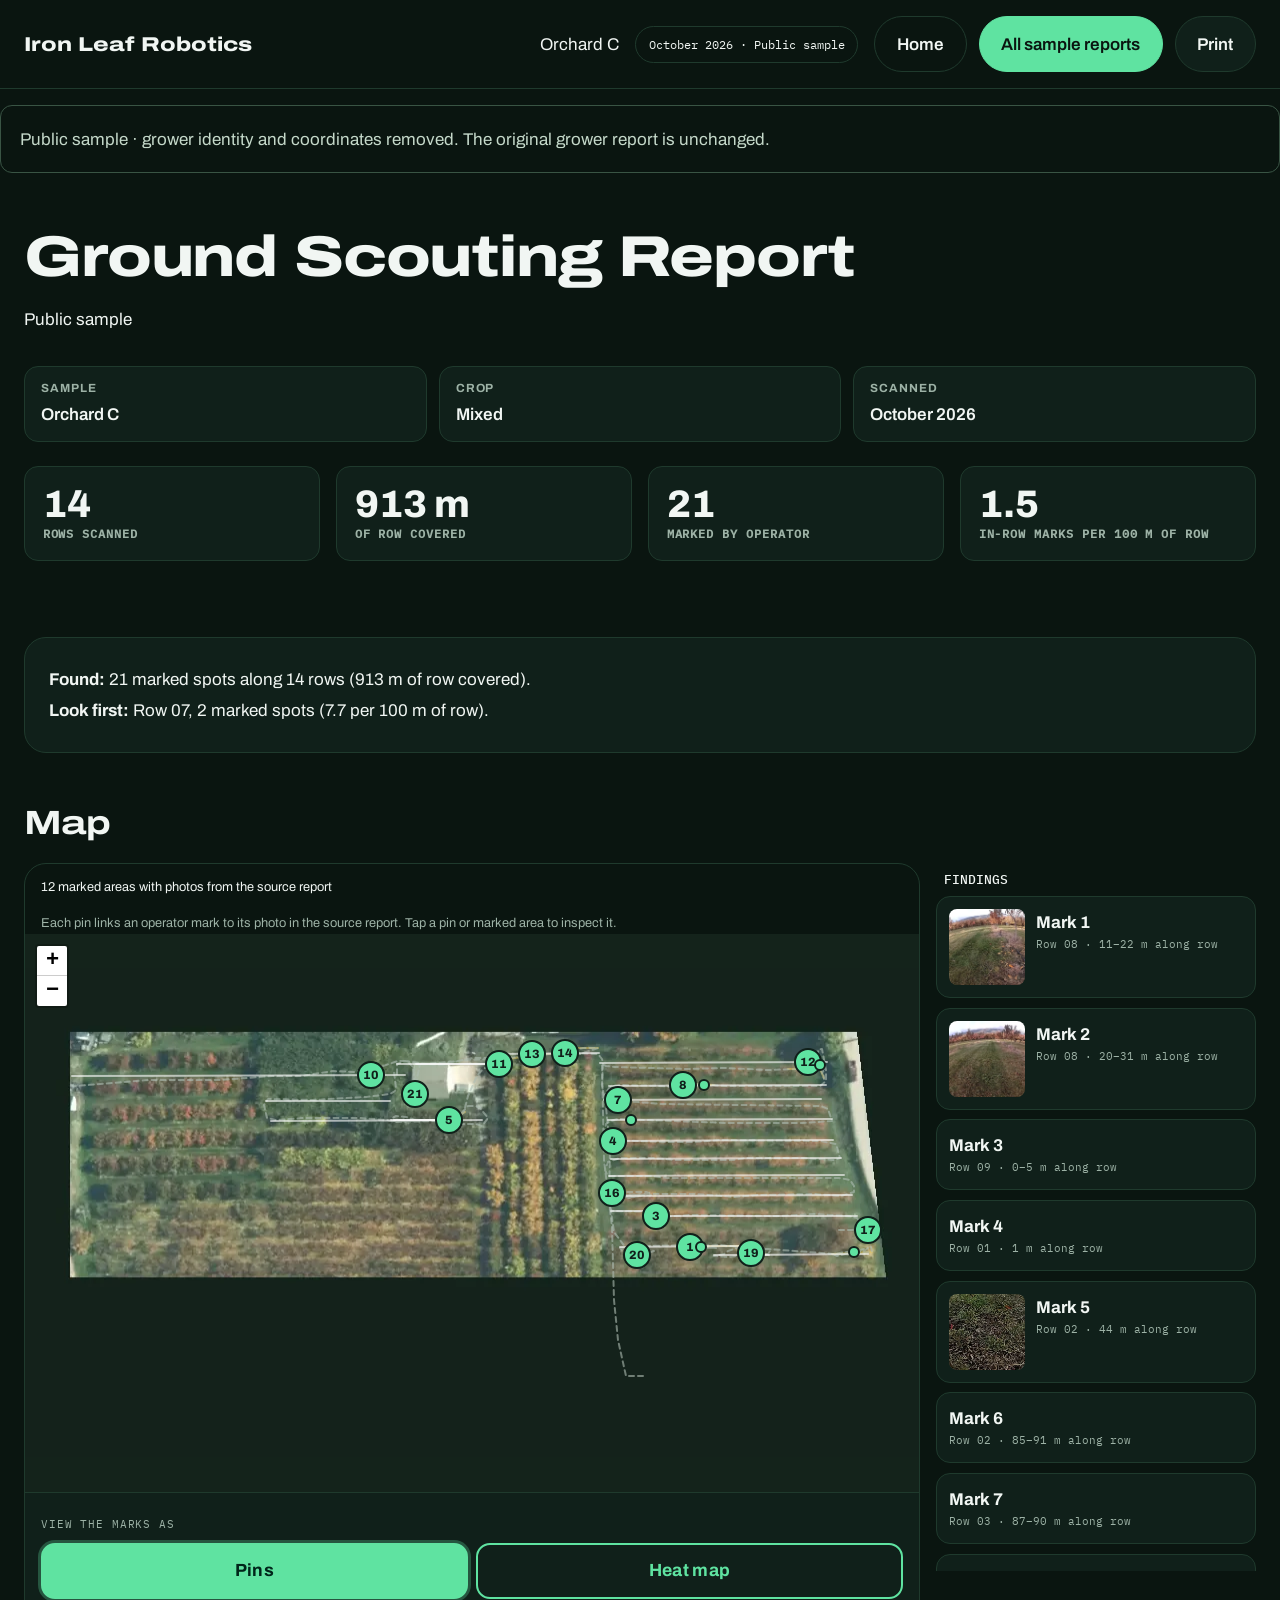
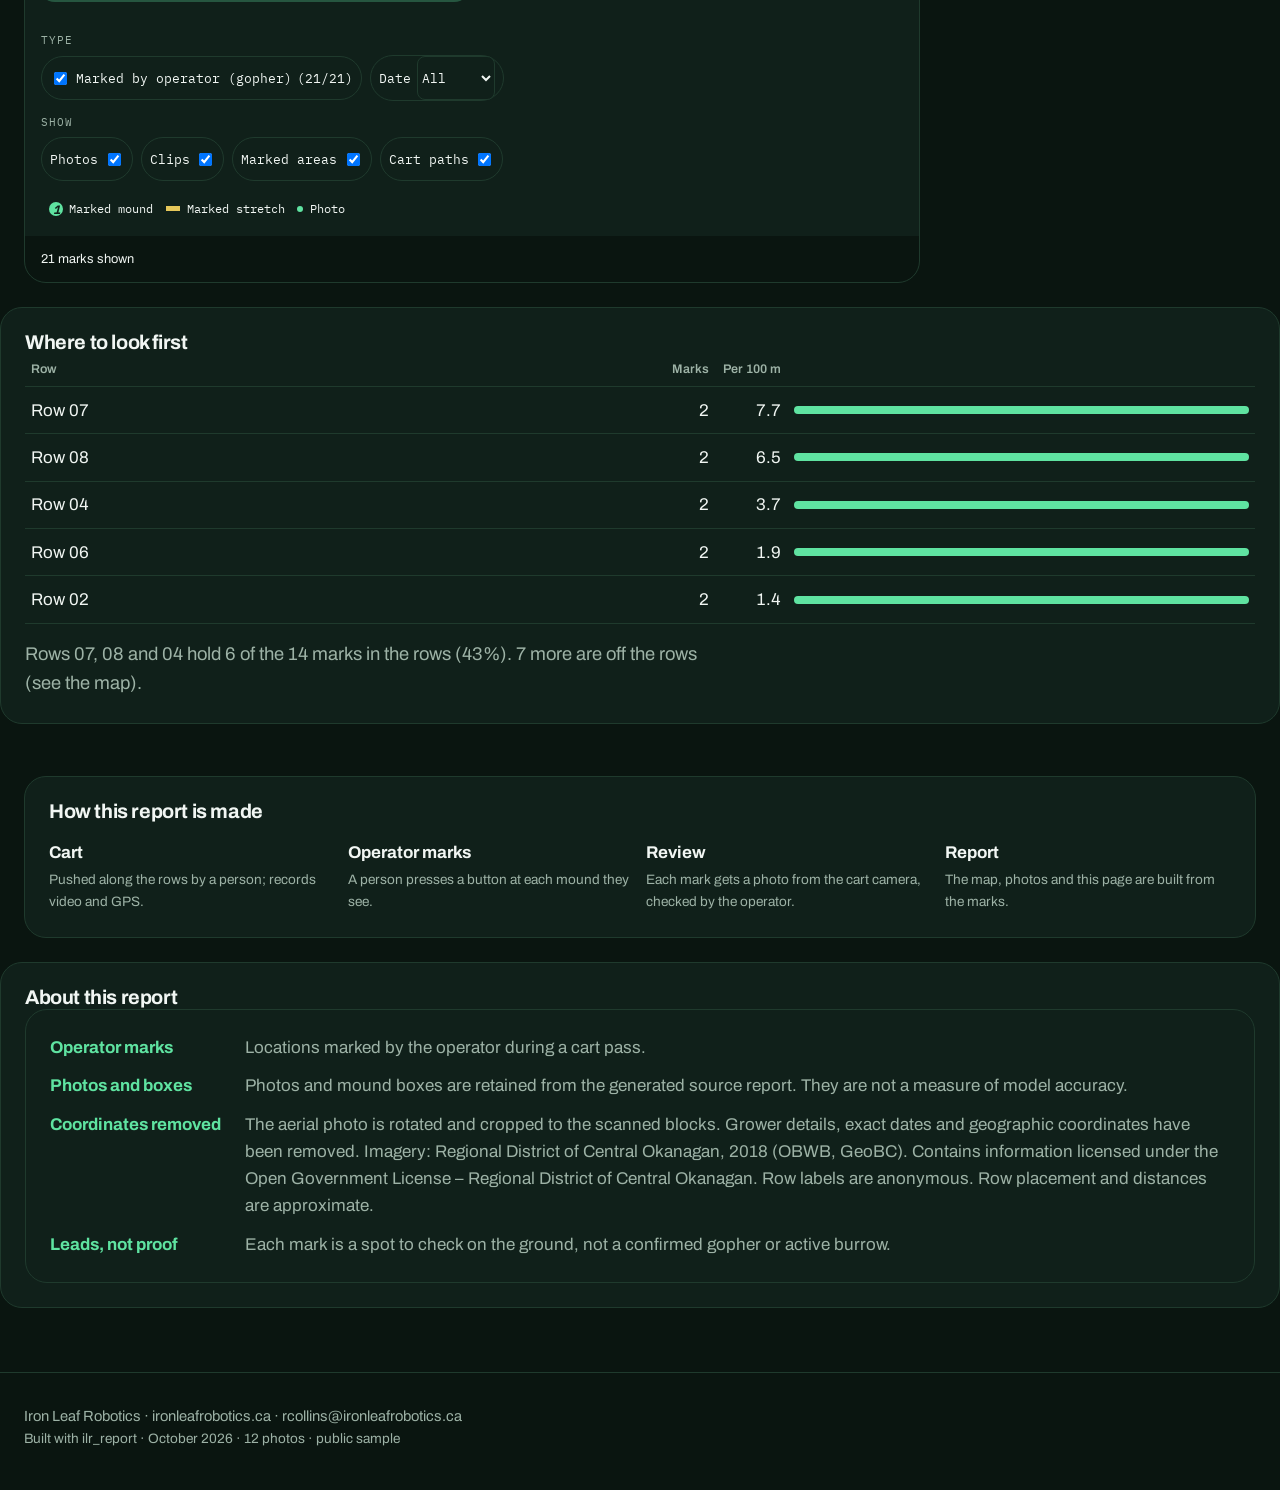
<file: sample-report/orchard-c/index.html>
<!doctype html><html lang="en"><head><meta charset="utf-8"><meta name="viewport" content="width=device-width, initial-scale=1"><title>Orchard C | Iron Leaf Robotics</title><meta property="og:type" content="website"><meta property="og:title" content="Ground Scouting Report | Orchard C (public sample)"><meta property="og:description" content="Anonymous public sample of an Iron Leaf Robotics ground scouting report (Orchard C): a map of operator-marked spots with photos."><meta name="twitter:card" content="summary_large_image"><meta name="description" content="Anonymous public sample of an Iron Leaf Robotics ground scouting report (Orchard C): a map of operator-marked spots with photos."><link rel="stylesheet" href="assets/leaflet.css"><link rel="stylesheet" href="assets/report.css"><script src="assets/leaflet.js" defer></script><script src="assets/report.js" defer></script></head><body><header class="app-shell"><div class="wrap"><a class="wordmark" href="/" aria-label="Iron Leaf Robotics home" style="text-decoration:none">Iron Leaf Robotics</a><div>Orchard C </div><div class="visit-chip">October 2026 · Public sample</div><div class="actions"><a href="/" class="btn ghost">Home</a><a href="/sample-report/" class="btn primary">All sample reports</a><button class="btn ghost" id="print-report" type="button">Print</button></div></div></header><main><div class="wrap public-notice">Public sample · grower identity and coordinates removed. The original grower report is unchanged.</div><section class="wrap"><h1>Ground Scouting Report</h1><p>Public sample</p><dl class="meta"><div><dt>Sample</dt><dd>Orchard C</dd></div><div><dt>Crop</dt><dd>Mixed</dd></div><div><dt>Scanned</dt><dd>October 2026</dd></div></dl><div class="kpis"><div class="kpi"><div class="v">14</div><div class="l">Rows scanned</div></div><div class="kpi"><div class="v">913 m</div><div class="l">Of row covered</div></div><div class="kpi"><div class="v">21</div><div class="l">Marked by operator</div></div><div class="kpi"><div class="v">1.5</div><div class="l">In-row marks per 100 m of row</div></div></div></section><section class="wrap" id="summary"><div class="card summary"><p><b>Found:</b> 21 marked spots along 14 rows (913 m of row covered).</p><p><b>Look first:</b> Row 07, 2 marked spots (7.7 per 100 m of row).</p></div></section><section class="wrap" id="overview"><h2>Map</h2><div class="overview"><figure><div class="interactive"><p id="clip-counts">12 marked areas with photos from the source report</p><p class="note">Each pin links an operator mark to its photo in the source report. Tap a pin or marked area to inspect it.</p><div id="interactive-map" aria-label="Aerial map of the scanned rows" data-map="{&quot;bounds&quot;:[[-79.3,-152.4],[43.1,87.6]],&quot;rows&quot;:[[[-28.6,66.4],[-28.7,34.7]],[[-28.7,41.8],[-28.8,28.0]],[[-26.6,35.1],[-26.8,4.5]],[[-18.9,63.8],[-19.1,13.4]],[[-17.8,16.7],[-17.8,2.2]],[[-13.7,62.6],[-13.9,3.9]],[[-8.8,60.4],[-9.0,1.7]],[[-4.6,59.7],[-4.8,2.3]],[[-0.1,57.7],[-0.3,1.8]],[[5.2,57.5],[5.0,1.4]],[[4.9,-36.5],[4.9,-52.8]],[[4.9,-36.2],[4.9,-51.9]],[[4.9,-30.1],[4.7,-82.7]],[[10.2,54.8],[10.0,0.6]],[[9.8,-53.0],[9.7,-84.0]],[[13.8,56.0],[13.6,1.8]],[[16.3,-49.2],[16.0,-132.4]],[[19.4,56.2],[19.2,-0.5]],[[19.1,-25.3],[19.0,-51.2]],[[19.1,-25.1],[19.0,-46.5]],[[21.7,-0.8],[21.6,-26.9]]],&quot;paths&quot;:[[[-59.0,10.3],[-59.3,9.3],[-59.3,8.3],[-59.3,6.9],[-58.9,6.0],[-57.9,5.7],[-57.0,5.5],[-56.0,5.2],[-54.9,4.9],[-53.8,4.7],[-52.7,4.4],[-51.4,4.2],[-50.1,4.1],[-48.8,4.0],[-47.6,3.8],[-46.4,3.7],[-45.2,3.6],[-43.9,3.5],[-42.6,3.3],[-41.2,3.2],[-39.9,3.1],[-38.6,3.1],[-37.3,3.0],[-36.0,3.0],[-34.6,2.9],[-33.4,2.9],[-32.1,2.8],[-30.9,2.8],[-29.5,2.8],[-28.2,2.7],[-27.0,2.7],[-25.7,2.7],[-24.4,2.6],[-23.1,2.5],[-21.7,2.4],[-20.2,2.3],[-18.8,2.2],[-17.6,2.0],[-16.6,1.9],[-15.6,1.8],[-14.6,1.7],[-13.7,1.5],[-12.8,1.4],[-11.7,1.3],[-10.7,1.2],[-9.6,1.0],[-8.6,0.9],[-7.7,0.8],[-6.8,0.7],[-5.9,0.7],[-4.9,0.6],[-4.0,0.5],[-3.1,0.5],[-2.0,0.5],[-0.9,0.4],[0.2,0.3],[1.4,0.3],[2.6,0.2],[3.9,0.2],[5.1,0.2],[6.4,0.2],[7.6,0.2],[8.9,0.2],[10.2,0.2],[11.5,0.2],[12.7,0.2],[13.9,0.2],[15.1,0.2],[16.1,0.1],[17.1,0.1],[18.1,0.1],[18.9,0.1],[18.5,1.1],[18.4,2.0],[18.3,3.3],[18.3,4.9],[18.2,5.7],[18.2,6.5],[18.2,7.4],[18.2,8.3],[18.2,9.1],[18.2,10.0],[18.2,10.8],[18.2,11.6],[18.1,13.1],[18.1,13.9],[18.1,14.9],[18.1,16.4],[18.0,17.2],[18.0,18.0],[18.0,19.5],[17.8,21.0],[17.7,22.5],[17.7,24.0],[17.8,25.5],[17.8,26.3],[17.8,27.1],[17.9,27.9],[17.9,28.8],[17.9,29.7],[17.9,30.7],[17.8,31.7],[17.8,32.6],[17.7,33.6],[17.7,34.6],[17.7,35.6],[17.6,36.6],[17.6,37.6],[17.6,38.5],[17.6,39.5],[17.6,40.4],[17.6,41.4],[17.7,42.4],[17.7,43.4],[17.7,44.3],[17.8,45.2],[17.8,46.3],[17.8,47.7],[17.8,49.1],[17.8,50.4],[17.8,51.3],[17.8,52.3],[17.8,53.1],[17.8,53.9],[17.9,55.2],[18.1,56.2],[17.7,55.3],[16.2,55.2],[15.3,55.4],[16.4,55.1],[17.4,54.7],[18.3,54.4],[19.3,54.3],[20.3,54.2],[21.7,54.1],[22.6,54.0],[22.7,54.9],[21.8,55.1],[21.0,55.3],[19.8,55.5],[18.3,55.7],[17.5,55.9],[16.6,56.0],[15.7,56.1],[14.8,56.1],[13.9,55.3],[13.6,54.6],[13.4,53.7],[13.2,52.7],[13.2,51.8],[13.2,50.8],[13.3,49.9],[13.3,49.0],[13.4,48.1],[13.5,47.1],[13.6,46.2],[13.6,45.2],[13.6,44.2],[13.6,43.3],[13.6,42.4],[13.5,41.6],[13.5,40.8],[13.5,39.9],[13.4,39.0],[13.5,38.0],[13.5,37.1],[13.5,36.2],[13.5,35.2],[13.4,34.3],[13.4,33.4],[13.5,32.0],[13.6,30.9],[13.8,29.6],[13.7,28.8],[13.8,28.0],[14.0,26.9],[14.1,25.7],[14.1,24.4],[14.1,23.4],[13.7,22.3],[13.3,21.1],[13.0,20.1],[13.0,19.1],[13.2,17.6],[13.3,16.7],[13.3,15.9],[13.4,15.0],[13.5,14.1],[13.5,13.0],[13.6,12.0],[13.6,10.9],[13.6,9.8],[13.6,8.7],[13.6,7.7],[13.6,6.7],[13.7,5.6],[13.7,4.6],[13.6,3.5],[13.5,2.6],[13.1,1.8],[11.8,0.9],[11.0,0.6],[10.2,0.6],[9.4,1.4],[9.4,2.2],[9.4,3.2],[9.6,4.0],[9.6,4.9],[9.7,6.0],[9.6,7.1],[9.6,8.0],[9.5,9.0],[9.4,10.4],[9.3,11.9],[9.2,13.4],[9.1,14.9],[9.0,16.1],[8.9,17.4],[8.9,18.4],[8.9,19.5],[8.9,20.8],[8.9,22.3],[8.9,23.2],[8.9,24.2],[8.9,25.3],[8.9,26.4],[8.9,27.6],[8.9,28.9],[8.9,30.1],[8.9,31.3],[8.9,32.4],[8.8,33.6],[8.8,34.8],[8.8,35.9],[8.8,37.0],[8.8,38.1],[8.7,39.2],[8.7,40.2],[8.7,41.3],[8.7,42.3],[8.7,43.3],[8.8,44.3],[8.8,45.3],[8.8,46.3],[8.7,47.4],[8.7,48.5],[8.7,49.6],[8.6,50.7],[8.6,51.8],[8.6,52.8],[8.5,53.8],[8.4,54.8],[8.1,55.7],[7.7,56.5],[6.5,57.0],[5.5,57.4],[4.8,57.5],[4.7,56.6],[4.6,55.0],[4.5,54.1],[4.5,53.1],[4.4,52.1],[4.4,51.1],[4.3,50.0],[4.3,48.9],[4.3,47.7],[4.2,46.6],[4.3,45.5],[4.3,44.4],[4.3,43.4],[4.4,42.4],[4.4,41.5],[4.5,40.5],[4.5,39.4],[4.4,38.4],[4.4,37.3],[4.4,36.2],[4.3,35.0],[4.3,33.9],[4.3,32.7],[4.3,31.5],[4.4,30.3],[4.4,29.1],[4.4,27.9],[4.4,26.8],[4.5,25.7],[4.6,24.6],[4.6,23.4],[4.7,22.4],[4.7,21.3],[4.8,20.4],[4.8,19.4],[4.8,18.3],[4.9,17.2],[4.9,16.1],[4.9,14.9],[4.9,13.8],[4.9,12.7],[4.9,11.6],[5.0,10.4],[5.0,9.3],[5.1,8.1],[5.1,7.1],[5.1,8.3],[5.2,7.0],[5.3,5.7],[5.2,4.1],[5.0,3.3],[4.7,2.0],[3.9,0.9],[2.4,0.5],[1.5,0.6],[0.6,1.0],[0.1,2.3],[-0.0,3.5],[-0.0,4.9],[-0.1,6.5],[-0.1,7.3],[-0.2,8.3],[-0.2,9.2],[-0.3,10.0],[-0.3,10.9],[-0.3,11.7],[-0.3,12.6],[-0.3,13.5],[-0.3,14.5],[-0.4,15.5],[-0.4,16.6],[-0.4,17.6],[-0.4,18.6],[-0.4,19.6],[-0.4,20.5],[-0.4,21.3],[-0.4,22.7],[-0.3,23.6],[-0.3,24.5],[-0.3,25.5],[-0.2,26.5],[-0.2,27.5],[-0.2,28.5],[-0.1,29.6],[-0.1,30.7],[-0.2,31.8],[-0.2,33.0],[-0.2,34.2],[-0.2,35.4],[-0.2,36.6],[-0.2,37.8],[-0.2,39.1],[-0.2,40.3],[-0.2,41.5],[-0.2,42.7],[-0.1,43.9],[-0.1,45.0],[0.0,46.1],[0.1,47.0],[0.1,48.0],[0.1,49.0],[-0.0,50.0],[-0.1,51.1],[-0.2,52.2],[-0.3,53.3],[-0.3,54.4],[-0.4,55.6],[-0.5,56.7],[-0.7,57.7],[-1.1,58.6],[-1.9,58.8],[-2.8,59.1],[-3.8,59.3],[-4.6,59.6],[-4.9,58.2],[-5.0,57.3],[-4.9,56.1],[-4.9,55.1],[-4.8,54.2],[-4.8,53.3],[-4.7,52.5],[-4.7,51.6],[-4.6,50.6],[-4.6,49.5],[-4.6,48.4],[-4.6,47.3],[-4.7,46.2],[-4.7,45.1],[-4.7,43.9],[-4.7,42.7],[-4.6,41.6],[-4.6,40.4],[-4.5,39.3],[-4.5,38.2],[-4.5,37.0],[-4.6,35.9],[-4.7,34.7],[-4.8,33.7],[-4.9,32.7],[-5.0,31.7],[-5.0,30.5],[-5.0,29.2],[-4.9,28.0],[-4.9,26.8],[-4.8,25.7],[-4.8,24.8],[-4.8,23.9],[-4.8,22.9],[-4.8,21.9],[-4.9,20.9],[-4.9,19.8],[-4.9,18.6],[-4.8,17.4],[-4.8,16.3],[-4.8,15.1],[-4.7,14.0],[-4.6,12.8],[-4.5,11.6],[-4.4,10.3],[-4.4,9.1],[-4.4,7.9],[-4.4,6.8],[-4.4,5.6],[-4.5,4.4],[-4.7,3.3],[-5.1,2.3],[-5.6,1.5],[-6.3,0.9],[-7.6,0.7],[-8.4,1.3],[-8.9,2.0],[-8.8,3.2],[-9.0,4.8],[-9.0,5.8],[-9.0,6.9],[-9.1,8.0],[-9.1,9.0],[-9.1,10.1],[-9.1,11.2],[-9.1,12.2],[-9.2,13.3],[-9.3,14.3],[-9.3,15.2],[-9.4,16.2],[-9.5,17.2],[-9.5,18.2],[-9.5,19.2],[-9.5,20.3],[-9.6,21.3],[-9.6,22.4],[-9.6,23.4],[-9.6,24.6],[-9.6,25.8],[-9.6,26.9],[-9.6,28.1],[-9.6,29.1],[-9.6,30.2],[-9.6,31.2],[-9.6,32.1],[-9.6,33.1],[-9.6,34.1],[-9.6,35.3],[-9.5,36.5],[-9.5,37.6],[-9.4,38.7],[-9.3,39.8],[-9.3,41.0],[-9.2,42.3],[-9.2,43.5],[-9.3,44.7],[-9.3,45.8],[-9.3,46.9],[-9.4,48.0],[-9.4,49.2],[-9.4,50.3],[-9.4,51.5],[-9.4,52.6],[-9.4,53.7],[-9.4,54.8],[-9.4,55.9],[-9.4,57.0],[-9.5,58.1],[-9.5,59.2],[-9.7,60.4],[-9.8,61.3],[-10.1,62.1],[-11.5,62.9],[-12.3,63.2],[-13.1,62.9],[-13.3,62.1],[-13.8,60.6],[-13.9,59.8],[-13.7,58.9],[-13.7,57.4],[-13.8,55.8],[-13.7,55.0],[-13.7,54.1],[-13.6,53.3],[-13.6,52.5],[-13.7,51.6],[-13.7,50.7],[-13.8,49.9],[-13.8,49.1],[-13.8,48.2],[-13.8,47.2],[-13.8,46.1],[-13.8,45.1],[-13.8,44.1],[-13.8,43.1],[-13.8,42.1],[-13.8,41.1],[-13.8,40.0],[-13.8,38.8],[-13.9,37.7],[-14.0,36.6],[-14.1,35.5],[-14.1,34.4],[-14.2,33.3],[-14.2,32.1],[-14.1,30.9],[-14.1,29.7],[-14.0,28.5],[-13.9,27.2],[-13.8,25.9],[-13.7,24.6],[-13.6,23.4],[-13.6,22.1],[-13.6,20.9],[-13.5,19.7],[-13.5,18.5],[-13.4,17.2],[-13.4,15.9],[-13.4,14.6],[-13.4,13.3],[-13.5,12.0],[-13.6,10.8],[-13.7,9.6],[-13.8,8.4],[-13.9,7.2],[-13.9,6.1],[-13.9,5.0],[-13.9,4.1],[-14.0,5.5],[-14.1,6.7],[-14.2,7.8],[-14.1,8.9],[-14.0,9.8],[-13.8,10.6],[-14.0,9.6],[-14.2,8.5],[-14.3,7.6],[-14.4,6.8],[-14.1,5.8],[-13.8,4.6],[-13.6,3.8],[-13.5,3.0],[-13.8,2.0],[-13.3,2.7],[-13.4,1.9],[-13.3,2.7],[-13.2,3.7],[-13.1,4.7],[-13.1,5.6],[-13.0,6.4],[-13.1,7.5],[-13.1,8.9],[-13.0,9.7],[-13.0,10.9],[-13.3,11.7],[-14.1,11.5],[-13.8,12.3],[-13.8,11.3],[-13.7,10.4],[-13.7,9.4],[-13.7,8.4],[-13.6,7.4],[-13.6,6.4],[-13.5,5.4],[-13.5,4.4],[-13.6,3.4],[-14.0,2.6],[-14.6,2.0],[-15.4,1.6],[-16.2,1.6],[-17.0,1.9],[-17.8,2.5],[-17.8,3.4],[-17.8,4.7],[-17.9,6.3],[-17.9,7.1],[-18.0,8.0],[-18.0,8.9],[-18.0,9.8],[-18.1,10.8],[-18.1,11.8],[-18.1,12.8],[-18.1,13.8],[-18.1,14.7],[-18.1,15.6],[-18.1,16.7],[-17.9,15.9],[-17.6,15.1],[-18.3,15.5],[-18.9,16.1],[-19.5,16.8],[-18.8,16.1],[-18.4,15.3],[-18.3,14.0],[-18.2,12.9],[-18.9,13.9],[-19.2,15.1],[-19.3,16.3],[-19.3,17.4],[-19.2,18.3],[-19.1,19.3],[-18.9,21.0],[-18.8,21.9],[-18.8,22.8],[-18.8,23.6],[-18.8,24.5],[-18.8,25.5],[-18.9,26.4],[-18.9,27.3],[-19.0,28.2],[-19.0,29.2],[-19.0,30.1],[-19.0,31.0],[-19.0,31.9],[-19.0,32.8],[-19.0,33.8],[-18.9,34.9],[-18.9,36.0],[-18.9,37.1],[-18.9,38.2],[-18.9,39.2],[-18.9,40.2],[-18.9,41.3],[-18.9,42.3],[-18.9,43.3],[-18.9,44.4],[-18.8,45.4],[-18.8,46.5],[-18.8,47.7],[-18.8,48.9],[-18.7,50.0],[-18.7,51.1],[-18.7,52.0],[-18.6,52.9],[-18.6,53.8],[-18.6,54.7],[-18.6,55.8],[-18.6,57.0],[-18.7,58.2],[-18.8,59.4],[-18.9,60.6],[-19.0,61.8],[-19.2,63.0],[-19.6,63.8],[-20.3,64.3],[-20.6,65.1],[-21.8,66.0],[-23.1,66.8],[-24.2,67.3]],[[-22.6,59.3],[-22.6,60.9],[-22.5,62.1],[-22.5,63.3],[-22.4,64.4],[-22.4,65.4],[-22.6,66.3],[-23.7,66.8],[-25.0,66.9],[-26.0,67.0],[-27.0,67.3],[-28.1,67.6],[-28.1,66.1],[-28.2,64.7],[-28.2,63.8],[-28.3,62.6],[-28.4,61.7],[-28.4,60.8],[-28.5,59.8],[-28.5,58.9],[-28.6,57.7],[-28.9,58.7],[-28.7,59.9],[-28.4,61.2],[-28.1,62.6],[-28.0,63.5],[-27.7,64.5],[-27.5,65.6],[-27.0,66.6],[-27.7,65.5],[-27.7,64.6],[-27.8,63.5],[-27.9,62.5],[-28.0,61.5],[-28.1,60.6],[-28.2,59.5],[-28.6,58.2],[-28.6,57.3],[-28.6,56.5],[-28.5,55.3],[-28.3,54.5],[-28.2,53.6],[-28.2,52.7],[-28.1,51.9],[-28.1,51.0],[-28.0,50.0],[-27.9,48.9],[-27.8,47.7],[-27.7,46.6],[-27.6,45.3],[-27.5,44.0],[-27.4,42.6],[-27.3,41.4],[-27.2,40.1],[-27.2,38.9],[-27.2,37.7],[-27.2,36.8],[-27.7,38.1],[-28.1,39.2],[-28.3,40.1],[-28.5,38.9],[-28.6,37.5],[-28.6,35.9],[-28.6,35.1],[-27.8,34.7],[-27.7,35.7],[-27.9,36.7],[-28.4,37.5],[-28.7,38.7],[-28.7,39.9],[-28.4,41.4],[-27.7,42.0],[-28.5,41.5],[-28.5,40.0],[-28.6,39.0],[-28.6,38.1],[-28.6,37.3],[-28.7,36.5],[-28.7,35.6],[-28.9,34.8],[-29.1,33.8],[-29.1,33.0],[-29.2,31.7],[-29.1,30.4],[-29.1,29.0],[-29.1,28.1],[-28.8,29.3],[-28.4,30.4],[-27.8,31.5],[-27.3,32.7],[-26.9,33.7],[-26.7,34.5],[-26.5,33.6],[-26.4,32.1],[-26.4,31.2],[-26.4,30.4],[-26.3,29.6],[-26.3,28.8],[-26.3,28.0],[-26.3,27.1],[-26.4,25.6],[-26.4,24.7],[-26.6,26.1],[-26.8,26.9],[-26.8,27.8],[-26.9,28.6],[-27.0,27.7],[-27.0,26.2],[-27.1,24.8],[-27.0,24.0],[-26.9,22.5],[-26.8,21.5],[-26.7,20.6],[-26.7,21.8],[-26.7,22.8],[-26.7,23.7],[-26.8,24.6],[-26.8,25.4],[-26.9,26.3],[-26.5,24.9],[-26.3,23.4],[-26.3,22.3],[-26.5,21.2],[-26.6,20.3],[-26.6,19.3],[-26.6,17.9],[-26.6,17.0],[-26.6,16.2],[-26.6,15.2],[-26.5,13.8],[-26.5,12.6],[-26.5,11.4],[-26.6,10.1],[-26.6,8.9],[-26.7,7.7],[-26.7,6.7],[-26.8,5.9],[-27.1,4.6],[-27.9,5.4],[-28.3,6.4],[-28.6,7.5],[-28.7,8.7],[-28.7,10.0],[-28.5,11.2],[-28.2,12.3],[-27.7,13.1],[-28.0,12.0],[-27.9,11.1],[-27.8,10.1],[-27.7,9.0],[-27.5,7.9],[-27.3,6.8],[-26.9,6.0],[-25.9,5.1],[-24.5,4.2],[-23.8,3.7],[-22.9,3.1],[-21.8,2.9],[-20.0,2.6],[-18.9,2.4],[-17.7,2.2],[-16.7,2.0],[-15.6,1.9],[-14.6,1.8],[-13.5,1.8],[-12.4,1.8],[-11.2,1.9],[-10.1,2.0],[-8.8,2.0],[-7.6,2.1],[-6.3,2.1],[-4.9,2.1],[-3.6,2.0],[-2.3,1.9],[-0.9,1.8],[0.4,1.7],[1.7,1.6],[2.9,1.4],[4.1,1.3],[5.4,1.2],[6.8,1.0],[8.2,0.9],[9.7,0.7],[11.1,0.5],[12.4,0.3],[13.7,0.1],[14.8,-0.0],[15.8,-0.0],[16.8,0.0],[18.0,0.1],[19.2,0.2],[20.3,0.1],[21.1,-0.4],[21.5,-1.1],[21.6,-2.0],[21.6,-3.1],[21.6,-4.2],[21.6,-5.4],[21.7,-6.2],[21.6,-5.4],[22.1,-4.1],[22.4,-3.0],[22.7,-2.1],[23.1,-1.0],[23.0,-2.1],[23.0,-3.4],[23.0,-4.7],[22.8,-6.1],[22.5,-7.3],[22.2,-8.6],[21.9,-9.4],[21.7,-10.2],[21.7,-11.3],[21.5,-12.5],[21.5,-13.6],[21.5,-14.9],[21.3,-16.3],[21.2,-17.1],[21.1,-18.0],[21.0,-18.9],[20.8,-19.9],[20.7,-20.9],[20.5,-22.0],[20.4,-22.9],[20.2,-23.8],[20.1,-24.8],[19.8,-25.8],[19.4,-26.9],[18.9,-27.9],[18.3,-29.0],[17.6,-29.9],[16.9,-30.6],[16.0,-31.2],[15.0,-31.8],[14.0,-32.3],[13.0,-32.7],[12.0,-33.1],[11.0,-33.4],[10.0,-33.7],[9.2,-34.0],[7.7,-34.4],[6.9,-34.5],[6.3,-35.3],[5.9,-36.0],[5.5,-36.8],[6.1,-35.8],[6.7,-34.7],[6.3,-35.8],[6.0,-36.5],[5.6,-37.3],[5.3,-38.8],[5.1,-39.6],[5.1,-40.4],[5.0,-41.9],[5.0,-43.4],[5.0,-44.9],[5.0,-46.5],[5.0,-48.0],[5.0,-49.4],[4.9,-50.9],[4.9,-51.7],[4.8,-52.8],[5.6,-52.5],[6.0,-51.4],[6.0,-50.3],[5.7,-48.9],[5.5,-48.1],[5.1,-46.7],[4.9,-45.7],[5.1,-44.5],[5.1,-43.4],[5.1,-42.3],[5.1,-41.1],[5.1,-39.7],[5.1,-38.5],[5.1,-37.5],[5.3,-36.5],[6.0,-35.8],[6.9,-34.8],[7.8,-34.0],[8.4,-33.5],[8.6,-32.3],[8.4,-31.5],[8.0,-30.6],[7.3,-29.7],[6.5,-29.0],[5.6,-28.5],[4.9,-29.1],[4.2,-29.5],[3.5,-30.1],[3.9,-31.6],[4.0,-32.8],[4.0,-33.9],[4.0,-34.9],[4.0,-36.0],[4.1,-37.3],[4.2,-38.8],[4.3,-39.6],[4.4,-40.4],[4.6,-41.2],[4.7,-42.0],[4.8,-43.6],[4.8,-44.5],[4.7,-45.4],[4.7,-46.4],[4.6,-47.5],[4.6,-48.5],[4.6,-49.4],[4.6,-50.3],[4.6,-51.8],[4.7,-53.0],[4.9,-53.8],[5.0,-54.6],[5.1,-55.7],[5.2,-56.6],[5.2,-57.5],[5.3,-59.0],[5.3,-59.9],[5.4,-60.8],[5.5,-61.8],[5.5,-62.8],[5.5,-63.8],[5.5,-64.9],[5.5,-66.0],[5.5,-67.1],[5.5,-68.2],[5.5,-69.3],[5.5,-70.3],[5.5,-71.4],[5.4,-72.4],[5.4,-73.4],[5.4,-74.4],[5.3,-75.3],[5.3,-76.2],[5.2,-77.1],[5.2,-78.2],[5.2,-79.3],[5.1,-80.5],[5.1,-81.6],[5.2,-82.7],[5.6,-83.7],[6.8,-83.9],[7.7,-84.2],[8.7,-84.4],[9.6,-84.3],[10.3,-83.5],[10.3,-82.4],[10.3,-81.6],[10.3,-80.6],[10.3,-79.5],[10.2,-78.6],[10.2,-77.7],[10.1,-76.8],[10.1,-75.8],[10.1,-74.6],[10.1,-73.5],[10.1,-72.3],[10.2,-71.2],[10.2,-70.0],[10.2,-68.8],[10.3,-67.7],[10.4,-66.5],[10.5,-65.3],[10.6,-64.0],[10.6,-62.7],[10.7,-61.5],[10.8,-60.3],[10.8,-59.1],[11.0,-58.0],[11.1,-56.9],[11.2,-55.8],[11.3,-54.8],[11.5,-53.9],[11.6,-53.0],[12.2,-51.8],[13.1,-51.6],[14.5,-51.6],[15.3,-51.7],[16.3,-51.8],[17.1,-52.0],[16.5,-51.3],[17.5,-51.3],[19.0,-51.3],[19.6,-50.6],[19.7,-49.3],[19.7,-48.3],[19.5,-47.3],[19.4,-46.3],[19.2,-45.4],[19.1,-43.9],[19.2,-42.4],[19.3,-41.5],[19.3,-40.6],[19.4,-39.7],[19.5,-38.8],[19.5,-37.9],[19.7,-37.0],[19.8,-36.1],[20.0,-35.2],[20.2,-33.7],[20.4,-32.2],[20.5,-31.3],[20.5,-30.5],[20.6,-29.6],[20.6,-28.8],[20.6,-27.2],[20.2,-26.0],[19.4,-25.7],[18.4,-25.3],[19.2,-25.2],[20.2,-24.6],[20.0,-25.8],[20.0,-26.7],[19.9,-27.6],[19.9,-28.5],[19.9,-29.3],[20.0,-30.1],[20.0,-31.6],[20.0,-33.2],[20.0,-34.0],[19.9,-34.9],[19.8,-35.8],[19.6,-36.7],[19.4,-37.5],[19.1,-38.8],[18.7,-40.1],[18.8,-41.5],[18.9,-42.6],[18.9,-43.6],[19.0,-44.6],[19.0,-45.4],[19.1,-46.2],[18.8,-45.5],[17.5,-45.9],[16.5,-46.1],[15.6,-46.2],[14.6,-46.1],[13.3,-46.2],[12.7,-45.6],[11.7,-45.3],[10.6,-45.4],[11.1,-46.5],[11.8,-47.2],[10.9,-46.7],[11.8,-46.6],[12.8,-46.7],[14.0,-46.9],[15.5,-47.1],[16.4,-47.2],[17.3,-47.2],[18.2,-47.3],[19.1,-47.9],[19.7,-48.7],[19.7,-49.9],[19.7,-51.0],[19.5,-51.9],[19.1,-52.7],[18.7,-53.8],[18.3,-55.1],[17.9,-56.2],[18.3,-57.2],[18.5,-58.0],[17.7,-59.1],[17.2,-60.4],[17.0,-62.0],[17.0,-63.3],[17.1,-64.5],[17.2,-66.2],[17.2,-67.2],[17.1,-68.2],[17.0,-69.2],[16.9,-70.1],[16.7,-71.0],[16.4,-72.5],[16.2,-74.2],[16.1,-75.2],[16.0,-76.2],[16.0,-77.1],[16.0,-78.1],[15.9,-79.0],[15.9,-80.1],[15.9,-81.3],[15.9,-82.4],[15.8,-83.5],[15.8,-84.5],[15.7,-85.4],[15.7,-86.4],[15.6,-87.5],[15.6,-88.6],[15.5,-89.8],[15.4,-90.9],[15.3,-92.0],[15.3,-93.0],[15.2,-94.2],[15.1,-95.4],[15.1,-96.6],[15.1,-97.9],[15.1,-99.2],[15.1,-100.5],[15.1,-101.8],[15.1,-103.1],[15.1,-104.3],[15.1,-105.6],[15.0,-106.8],[15.0,-108.1],[15.0,-109.3],[14.9,-110.7],[14.9,-112.0],[14.9,-113.3],[14.8,-114.6],[14.8,-115.9],[14.7,-117.2],[14.6,-118.6],[14.5,-120.0],[14.4,-121.3],[14.3,-122.6],[14.2,-123.8],[14.1,-125.0],[14.0,-126.3],[13.8,-127.5],[13.7,-128.7],[13.6,-129.9],[13.5,-131.0],[13.5,-131.8]]],&quot;findings&quot;:[{&quot;id&quot;:&quot;mark-001&quot;,&quot;number&quot;:1,&quot;title&quot;:&quot;Mark 1&quot;,&quot;row&quot;:&quot;Row 08&quot;,&quot;distance&quot;:&quot;11\u201322 m along row&quot;,&quot;date&quot;:&quot;2026-10&quot;,&quot;class&quot;:&quot;operator_gopher&quot;,&quot;report&quot;:true,&quot;y&quot;:-26.7,&quot;x&quot;:22.0,&quot;img&quot;:&quot;img/photo-008.webp&quot;,&quot;crop&quot;:&quot;img/photo-008.webp&quot;,&quot;cams&quot;:{&quot;L&quot;:null,&quot;R&quot;:null},&quot;caption&quot;:&quot;Camera photo from the source report&quot;,&quot;photo_boxes&quot;:[{&quot;box&quot;:[0.8103,0.747,0.931,0.9526],&quot;age&quot;:&quot;UNS&quot;,&quot;reviewed&quot;:true}],&quot;region&quot;:[[-26.8,26.4],[-26.8,26.4],[-26.8,26.4],[-26.8,26.4],[-26.8,26.4],[-26.8,26.4],[-26.8,26.4],[-26.8,26.4],[-26.8,26.4],[-26.6,26.2],[-26.6,25.7],[-26.5,25.0],[-26.4,24.3],[-26.3,23.5],[-26.2,22.7],[-26.3,22.3],[-26.4,21.7],[-26.5,21.2],[-26.6,20.7]],&quot;clip_id&quot;:&quot;photo-008&quot;},{&quot;id&quot;:&quot;mark-002&quot;,&quot;number&quot;:2,&quot;title&quot;:&quot;Mark 2&quot;,&quot;row&quot;:&quot;Row 08&quot;,&quot;distance&quot;:&quot;20\u201331 m along row&quot;,&quot;date&quot;:&quot;2026-10&quot;,&quot;class&quot;:&quot;operator_gopher&quot;,&quot;report&quot;:true,&quot;y&quot;:-26.7,&quot;x&quot;:24.7,&quot;img&quot;:&quot;img/photo-007.webp&quot;,&quot;crop&quot;:&quot;img/photo-007.webp&quot;,&quot;cams&quot;:{&quot;L&quot;:null,&quot;R&quot;:null},&quot;caption&quot;:&quot;Camera photo from the source report&quot;,&quot;photo_boxes&quot;:[{&quot;box&quot;:[0.8423,0.5573,0.9926,0.7234],&quot;age&quot;:&quot;UNS&quot;,&quot;reviewed&quot;:true}],&quot;region&quot;:[[-26.6,35.1],[-26.6,35.1],[-26.6,35.1],[-26.6,35.1],[-26.6,35.1],[-26.6,35.1],[-26.6,34.7],[-26.6,33.9],[-26.5,33.2],[-26.5,32.5],[-26.4,31.6],[-26.4,30.8],[-26.3,29.8],[-26.3,29.0],[-26.3,28.2],[-26.3,27.3],[-26.3,26.4],[-26.3,25.6],[-26.4,25.0]],&quot;clip_id&quot;:&quot;photo-007&quot;},{&quot;id&quot;:&quot;mark-003&quot;,&quot;number&quot;:3,&quot;title&quot;:&quot;Mark 3&quot;,&quot;row&quot;:&quot;Row 09&quot;,&quot;distance&quot;:&quot;0\u20135 m along row&quot;,&quot;date&quot;:&quot;2026-10&quot;,&quot;class&quot;:&quot;operator_gopher&quot;,&quot;report&quot;:true,&quot;y&quot;:-19.1,&quot;x&quot;:13.4,&quot;img&quot;:&quot;&quot;,&quot;crop&quot;:&quot;&quot;},{&quot;id&quot;:&quot;mark-004&quot;,&quot;number&quot;:4,&quot;title&quot;:&quot;Mark 4&quot;,&quot;row&quot;:&quot;Row 01&quot;,&quot;distance&quot;:&quot;1 m along row&quot;,&quot;date&quot;:&quot;2026-10&quot;,&quot;class&quot;:&quot;operator_gopher&quot;,&quot;report&quot;:true,&quot;y&quot;:-0.3,&quot;x&quot;:2.8,&quot;img&quot;:&quot;&quot;,&quot;crop&quot;:&quot;&quot;},{&quot;id&quot;:&quot;mark-005&quot;,&quot;number&quot;:5,&quot;title&quot;:&quot;Mark 5&quot;,&quot;row&quot;:&quot;Row 02&quot;,&quot;distance&quot;:&quot;44 m along row&quot;,&quot;date&quot;:&quot;2026-10&quot;,&quot;class&quot;:&quot;operator_gopher&quot;,&quot;report&quot;:true,&quot;y&quot;:4.9,&quot;x&quot;:-38.2,&quot;img&quot;:&quot;img/photo-012.webp&quot;,&quot;crop&quot;:&quot;img/photo-012.webp&quot;,&quot;cams&quot;:{&quot;L&quot;:null,&quot;R&quot;:null},&quot;caption&quot;:&quot;Camera photo from source report; background cropped for privacy.&quot;,&quot;photo_boxes&quot;:[{&quot;box&quot;:[0.2192,0.148373,0.4188,1.0],&quot;age&quot;:&quot;UNS&quot;,&quot;reviewed&quot;:true},{&quot;box&quot;:[0.6527,0.300053,0.8793,0.738667],&quot;age&quot;:&quot;UNS&quot;,&quot;reviewed&quot;:true}],&quot;region&quot;:[[7.1,-34.2],[7.1,-34.2],[7.1,-34.2],[7.1,-34.2],[7.1,-34.2],[7.1,-34.2],[7.0,-34.5],[6.7,-34.9],[6.3,-35.7],[6.0,-36.5],[5.6,-37.2],[5.4,-37.9],[5.2,-38.9],[5.1,-39.7],[5.0,-40.5],[5.0,-41.3],[5.0,-42.0],[5.0,-42.9],[5.0,-43.6],[5.0,-44.3]],&quot;clip_id&quot;:&quot;photo-012&quot;},{&quot;id&quot;:&quot;mark-006&quot;,&quot;number&quot;:6,&quot;title&quot;:&quot;Mark 6&quot;,&quot;row&quot;:&quot;Row 02&quot;,&quot;distance&quot;:&quot;85\u201391 m along row&quot;,&quot;date&quot;:&quot;2026-10&quot;,&quot;class&quot;:&quot;operator_gopher&quot;,&quot;report&quot;:true,&quot;y&quot;:5.1,&quot;x&quot;:7.3,&quot;img&quot;:&quot;&quot;,&quot;crop&quot;:&quot;&quot;},{&quot;id&quot;:&quot;mark-007&quot;,&quot;number&quot;:7,&quot;title&quot;:&quot;Mark 7&quot;,&quot;row&quot;:&quot;Row 03&quot;,&quot;distance&quot;:&quot;87\u201390 m along row&quot;,&quot;date&quot;:&quot;2026-10&quot;,&quot;class&quot;:&quot;operator_gopher&quot;,&quot;report&quot;:true,&quot;y&quot;:10.0,&quot;x&quot;:3.9,&quot;img&quot;:&quot;&quot;,&quot;crop&quot;:&quot;&quot;},{&quot;id&quot;:&quot;mark-008&quot;,&quot;number&quot;:8,&quot;title&quot;:&quot;Mark 8&quot;,&quot;row&quot;:&quot;Row 04&quot;,&quot;distance&quot;:&quot;14\u201321 m along row&quot;,&quot;date&quot;:&quot;2026-10&quot;,&quot;class&quot;:&quot;operator_gopher&quot;,&quot;report&quot;:true,&quot;y&quot;:13.7,&quot;x&quot;:20.3,&quot;img&quot;:&quot;&quot;,&quot;crop&quot;:&quot;&quot;},{&quot;id&quot;:&quot;mark-009&quot;,&quot;number&quot;:9,&quot;title&quot;:&quot;Mark 9&quot;,&quot;row&quot;:&quot;Row 04&quot;,&quot;distance&quot;:&quot;22\u201326 m along row&quot;,&quot;date&quot;:&quot;2026-10&quot;,&quot;class&quot;:&quot;operator_gopher&quot;,&quot;report&quot;:true,&quot;y&quot;:13.7,&quot;x&quot;:25.6,&quot;img&quot;:&quot;img/photo-003.webp&quot;,&quot;crop&quot;:&quot;img/photo-003.webp&quot;,&quot;cams&quot;:{&quot;L&quot;:null,&quot;R&quot;:null},&quot;caption&quot;:&quot;Camera photo from the source report&quot;,&quot;photo_boxes&quot;:[{&quot;box&quot;:[0.8744,0.9091,0.963,1.0],&quot;age&quot;:&quot;UNS&quot;,&quot;reviewed&quot;:true}],&quot;region&quot;:[[13.8,27.9],[13.8,27.7],[13.9,27.6],[13.9,27.4],[14.0,26.7],[14.0,26.0],[14.1,25.4],[14.1,24.8],[14.1,24.0],[14.1,23.5],[14.1,23.2],[14.0,23.2]],&quot;clip_id&quot;:&quot;photo-003&quot;},{&quot;id&quot;:&quot;mark-010&quot;,&quot;number&quot;:10,&quot;title&quot;:&quot;Mark 10&quot;,&quot;row&quot;:&quot;Row 05&quot;,&quot;distance&quot;:&quot;69\u201381 m along row&quot;,&quot;date&quot;:&quot;2026-10&quot;,&quot;class&quot;:&quot;operator_gopher&quot;,&quot;report&quot;:true,&quot;y&quot;:16.3,&quot;x&quot;:-57.8,&quot;img&quot;:&quot;&quot;,&quot;crop&quot;:&quot;&quot;},{&quot;id&quot;:&quot;mark-011&quot;,&quot;number&quot;:11,&quot;title&quot;:&quot;Mark 11&quot;,&quot;row&quot;:&quot;Row 06&quot;,&quot;distance&quot;:&quot;25 m along row&quot;,&quot;date&quot;:&quot;2026-10&quot;,&quot;class&quot;:&quot;operator_gopher&quot;,&quot;report&quot;:true,&quot;y&quot;:19.1,&quot;x&quot;:-25.8,&quot;img&quot;:&quot;&quot;,&quot;crop&quot;:&quot;&quot;},{&quot;id&quot;:&quot;mark-012&quot;,&quot;number&quot;:12,&quot;title&quot;:&quot;Mark 12&quot;,&quot;row&quot;:&quot;Row 06&quot;,&quot;distance&quot;:&quot;99\u2013105 m along row&quot;,&quot;date&quot;:&quot;2026-10&quot;,&quot;class&quot;:&quot;operator_gopher&quot;,&quot;report&quot;:true,&quot;y&quot;:19.4,&quot;x&quot;:51.6,&quot;img&quot;:&quot;img/photo-001.webp&quot;,&quot;crop&quot;:&quot;img/photo-001.webp&quot;,&quot;cams&quot;:{&quot;L&quot;:null,&quot;R&quot;:null},&quot;caption&quot;:&quot;Camera photo from the source report&quot;,&quot;photo_boxes&quot;:[{&quot;box&quot;:[0.3252,0.5889,0.4286,0.8024],&quot;age&quot;:&quot;UNS&quot;,&quot;reviewed&quot;:true},{&quot;box&quot;:[0.1601,0.5375,0.2808,0.834],&quot;age&quot;:&quot;UNS&quot;,&quot;reviewed&quot;:true}],&quot;region&quot;:[[17.8,46.6],[17.8,47.3],[17.8,48.0],[17.8,48.9],[17.8,49.6],[17.8,50.2],[17.8,50.9],[17.8,51.3],[17.7,51.6],[17.8,51.9],[17.8,52.2],[17.8,52.6],[17.8,53.1],[17.8,53.5],[17.8,53.6],[17.8,53.6],[17.8,53.6]],&quot;clip_id&quot;:&quot;photo-001&quot;},{&quot;id&quot;:&quot;mark-013&quot;,&quot;number&quot;:13,&quot;title&quot;:&quot;Mark 13&quot;,&quot;row&quot;:&quot;Row 07&quot;,&quot;distance&quot;:&quot;3\u201315 m along row&quot;,&quot;date&quot;:&quot;2026-10&quot;,&quot;class&quot;:&quot;operator_gopher&quot;,&quot;report&quot;:true,&quot;y&quot;:21.6,&quot;x&quot;:-17.4,&quot;img&quot;:&quot;img/photo-011.webp&quot;,&quot;crop&quot;:&quot;img/photo-011.webp&quot;,&quot;cams&quot;:{&quot;L&quot;:null,&quot;R&quot;:null},&quot;caption&quot;:&quot;Camera photo from source report; background cropped for privacy.&quot;,&quot;photo_boxes&quot;:[{&quot;box&quot;:[0.6207,0.116182,0.7216,0.331636],&quot;age&quot;:&quot;UNS&quot;,&quot;reviewed&quot;:true}],&quot;region&quot;:[[21.6,-11.8],[21.6,-11.8],[21.6,-11.8],[21.6,-11.8],[21.6,-11.8],[21.6,-11.9],[21.5,-12.3],[21.5,-13.0],[21.5,-13.6],[21.5,-14.2],[21.5,-14.9],[21.4,-15.6],[21.3,-16.3],[21.2,-17.3],[21.1,-18.1],[20.9,-19.0],[20.8,-20.0],[20.6,-21.2],[20.5,-22.4],[20.3,-23.3]],&quot;clip_id&quot;:&quot;photo-011&quot;},{&quot;id&quot;:&quot;mark-014&quot;,&quot;number&quot;:14,&quot;title&quot;:&quot;Mark 14&quot;,&quot;row&quot;:&quot;Row 07&quot;,&quot;distance&quot;:&quot;15\u201326 m along row&quot;,&quot;date&quot;:&quot;2026-10&quot;,&quot;class&quot;:&quot;operator_gopher&quot;,&quot;report&quot;:true,&quot;y&quot;:21.7,&quot;x&quot;:-9.2,&quot;img&quot;:&quot;img/photo-010.webp&quot;,&quot;crop&quot;:&quot;img/photo-010.webp&quot;,&quot;cams&quot;:{&quot;L&quot;:null,&quot;R&quot;:null},&quot;caption&quot;:&quot;Camera photo from source report; background cropped for privacy.&quot;,&quot;photo_boxes&quot;:[{&quot;box&quot;:[0.6453,0.1938,0.8547,0.8734],&quot;age&quot;:&quot;UNS&quot;,&quot;reviewed&quot;:true}],&quot;region&quot;:[[23.0,-1.0],[23.0,-1.0],[23.0,-1.0],[23.0,-1.0],[23.0,-1.0],[23.0,-1.0],[23.0,-1.2],[23.0,-1.7],[23.0,-2.4],[23.0,-3.1],[23.0,-3.7],[23.0,-4.4],[22.9,-5.3],[22.9,-6.0],[22.7,-6.6],[22.6,-7.2],[22.4,-7.8],[22.2,-8.6],[22.1,-9.2],[22.1,-9.3]],&quot;clip_id&quot;:&quot;photo-010&quot;},{&quot;id&quot;:&quot;mark-015&quot;,&quot;number&quot;:15,&quot;title&quot;:&quot;Mark 15&quot;,&quot;row&quot;:&quot;&quot;,&quot;distance&quot;:&quot;&quot;,&quot;date&quot;:&quot;2026-10&quot;,&quot;class&quot;:&quot;operator_gopher&quot;,&quot;report&quot;:true,&quot;y&quot;:18.8,&quot;x&quot;:54.4,&quot;img&quot;:&quot;img/photo-002.webp&quot;,&quot;crop&quot;:&quot;img/photo-002.webp&quot;,&quot;cams&quot;:{&quot;L&quot;:null,&quot;R&quot;:null},&quot;caption&quot;:&quot;Camera photo from source report; background cropped for privacy.&quot;,&quot;photo_boxes&quot;:[{&quot;box&quot;:[0.1946,0.515918,0.3448,0.916082],&quot;age&quot;:&quot;UNS&quot;,&quot;reviewed&quot;:true},{&quot;box&quot;:[0.3941,0.051429,0.4852,0.219102],&quot;age&quot;:&quot;UNS&quot;,&quot;reviewed&quot;:true}],&quot;region&quot;:[[15.4,55.4],[15.4,55.4],[15.4,55.4],[15.4,55.4],[15.6,55.4],[16.1,55.2],[16.7,55.0],[17.3,54.8],[17.7,54.6],[18.2,54.4],[18.5,54.4],[18.6,54.4],[18.7,54.4],[18.7,54.4],[18.8,54.4],[19.2,54.3],[19.6,54.3],[20.2,54.2],[20.9,54.1]],&quot;clip_id&quot;:&quot;photo-002&quot;},{&quot;id&quot;:&quot;mark-016&quot;,&quot;number&quot;:16,&quot;title&quot;:&quot;Mark 16&quot;,&quot;row&quot;:&quot;&quot;,&quot;distance&quot;:&quot;&quot;,&quot;date&quot;:&quot;2026-10&quot;,&quot;class&quot;:&quot;operator_gopher&quot;,&quot;report&quot;:true,&quot;y&quot;:-13.3,&quot;x&quot;:2.6,&quot;img&quot;:&quot;&quot;,&quot;crop&quot;:&quot;&quot;},{&quot;id&quot;:&quot;mark-017&quot;,&quot;number&quot;:17,&quot;title&quot;:&quot;Mark 17&quot;,&quot;row&quot;:&quot;&quot;,&quot;distance&quot;:&quot;&quot;,&quot;date&quot;:&quot;2026-10&quot;,&quot;class&quot;:&quot;operator_gopher&quot;,&quot;report&quot;:true,&quot;y&quot;:-22.6,&quot;x&quot;:66.5,&quot;img&quot;:&quot;img/photo-004.webp&quot;,&quot;crop&quot;:&quot;img/photo-004.webp&quot;,&quot;cams&quot;:{&quot;L&quot;:null,&quot;R&quot;:null},&quot;caption&quot;:&quot;Camera photo from the source report&quot;,&quot;photo_boxes&quot;:[{&quot;box&quot;:[0.1429,0.6364,0.2611,0.9367],&quot;age&quot;:&quot;UNS&quot;,&quot;reviewed&quot;:true}],&quot;region&quot;:[[-19.9,64.5],[-19.9,64.5],[-19.9,64.5],[-19.9,64.6],[-20.1,64.7],[-20.6,65.0],[-21.2,65.5],[-21.9,66.0],[-22.6,66.5],[-23.2,66.9],[-23.9,67.2],[-24.4,67.4],[-24.7,67.6],[-24.8,67.6],[-24.8,67.6]],&quot;clip_id&quot;:&quot;photo-004&quot;},{&quot;id&quot;:&quot;mark-018&quot;,&quot;number&quot;:18,&quot;title&quot;:&quot;Mark 18&quot;,&quot;row&quot;:&quot;&quot;,&quot;distance&quot;:&quot;&quot;,&quot;date&quot;:&quot;2026-10&quot;,&quot;class&quot;:&quot;operator_gopher&quot;,&quot;report&quot;:true,&quot;y&quot;:-28.0,&quot;x&quot;:63.1,&quot;img&quot;:&quot;img/photo-005.webp&quot;,&quot;crop&quot;:&quot;img/photo-005.webp&quot;,&quot;cams&quot;:{&quot;L&quot;:null,&quot;R&quot;:null},&quot;caption&quot;:&quot;Camera photo from the source report&quot;,&quot;photo_boxes&quot;:[{&quot;box&quot;:[0.2143,0.4585,0.303,0.5771],&quot;age&quot;:&quot;UNS&quot;,&quot;reviewed&quot;:true},{&quot;box&quot;:[0.3103,0.5929,0.3571,0.6285],&quot;age&quot;:&quot;UNS&quot;,&quot;reviewed&quot;:true}],&quot;region&quot;:[[-28.0,67.5],[-28.0,67.5],[-28.0,67.5],[-28.0,67.5],[-28.0,67.5],[-28.1,67.6],[-28.1,67.2],[-28.1,66.5],[-28.1,65.6],[-28.1,64.9],[-28.2,64.3],[-28.2,64.0],[-28.2,63.6],[-28.3,62.9],[-28.3,61.9],[-28.4,60.9],[-28.5,59.9],[-28.5,59.0],[-28.6,58.2],[-28.6,57.5]],&quot;clip_id&quot;:&quot;photo-005&quot;},{&quot;id&quot;:&quot;mark-019&quot;,&quot;number&quot;:19,&quot;title&quot;:&quot;Mark 19&quot;,&quot;row&quot;:&quot;&quot;,&quot;distance&quot;:&quot;&quot;,&quot;date&quot;:&quot;2026-10&quot;,&quot;class&quot;:&quot;operator_gopher&quot;,&quot;report&quot;:true,&quot;y&quot;:-28.3,&quot;x&quot;:37.3,&quot;img&quot;:&quot;img/photo-006.webp&quot;,&quot;crop&quot;:&quot;img/photo-006.webp&quot;,&quot;cams&quot;:{&quot;L&quot;:null,&quot;R&quot;:null},&quot;caption&quot;:&quot;Camera photo from the source report&quot;,&quot;photo_boxes&quot;:[{&quot;box&quot;:[0.032,0.6601,0.0936,0.8459],&quot;age&quot;:&quot;UNS&quot;,&quot;reviewed&quot;:true}],&quot;region&quot;:[[-28.4,40.7],[-28.4,40.7],[-28.4,40.7],[-28.4,40.7],[-28.4,40.7],[-28.4,40.7],[-28.5,40.1],[-28.5,39.4],[-28.5,38.7],[-28.5,38.1],[-28.6,37.4],[-28.6,36.6],[-28.6,35.5],[-28.7,34.7],[-28.7,34.5],[-28.4,35.0],[-27.8,34.9],[-27.5,34.3],[-27.5,34.1],[-27.6,34.1]],&quot;clip_id&quot;:&quot;photo-006&quot;},{&quot;id&quot;:&quot;mark-020&quot;,&quot;number&quot;:20,&quot;title&quot;:&quot;Mark 20&quot;,&quot;row&quot;:&quot;&quot;,&quot;distance&quot;:&quot;&quot;,&quot;date&quot;:&quot;2026-10&quot;,&quot;class&quot;:&quot;operator_gopher&quot;,&quot;report&quot;:true,&quot;y&quot;:-28.7,&quot;x&quot;:8.7,&quot;img&quot;:&quot;img/photo-009.webp&quot;,&quot;crop&quot;:&quot;img/photo-009.webp&quot;,&quot;cams&quot;:{&quot;L&quot;:null,&quot;R&quot;:null},&quot;caption&quot;:&quot;Camera photo from the source report&quot;,&quot;photo_boxes&quot;:[{&quot;box&quot;:[0.6946,0.6561,0.8005,0.7391],&quot;age&quot;:&quot;UNS&quot;,&quot;reviewed&quot;:true}],&quot;region&quot;:[[-28.1,5.8],[-28.1,5.8],[-28.1,5.8],[-28.1,5.8],[-28.1,5.7],[-28.2,6.0],[-28.3,6.5],[-28.5,7.1],[-28.6,7.7],[-28.7,8.2],[-28.7,8.8],[-28.7,9.6],[-28.6,10.4],[-28.6,11.1],[-28.5,11.5],[-28.5,11.5],[-28.5,11.5],[-28.5,11.5],[-28.5,11.5],[-28.5,11.5]],&quot;clip_id&quot;:&quot;photo-009&quot;},{&quot;id&quot;:&quot;mark-021&quot;,&quot;number&quot;:21,&quot;title&quot;:&quot;Mark 21&quot;,&quot;row&quot;:&quot;&quot;,&quot;distance&quot;:&quot;&quot;,&quot;date&quot;:&quot;2026-10&quot;,&quot;class&quot;:&quot;operator_gopher&quot;,&quot;report&quot;:true,&quot;y&quot;:11.4,&quot;x&quot;:-46.8,&quot;img&quot;:&quot;&quot;,&quot;crop&quot;:&quot;&quot;}],&quot;classLabels&quot;:{&quot;operator_gopher&quot;:&quot;Marked by operator (gopher)&quot;},&quot;colors&quot;:{&quot;mound&quot;:&quot;#D7262E&quot;,&quot;stake&quot;:&quot;#459edb&quot;}}"></div><section class="map-controls" id="map-controls" aria-label="Map controls"><div id="map-filters" class="filters"></div><div class="map-legend"><span><i class="legend-swatch legend-mark" aria-hidden="true">1</i>Marked mound</span><span><i class="legend-swatch legend-area" aria-hidden="true"></i>Marked stretch</span><span><i class="legend-swatch legend-photo" aria-hidden="true"></i>Photo</span></div></section><p id="map-status" role="status"></p></div><p id="no-position" hidden></p><div class="screen-fallback"><img src="map-print.webp" width="1200" height="760" alt="Aerial of the scanned rows"></div><noscript><img src="map-print.webp" width="1200" height="760" alt="Aerial of the scanned rows"></noscript><div class="print-map"><img src="map-print.webp" width="1200" height="760" alt="Aerial of the scanned rows"></div></figure><aside class="findings-rail"><div class="findings-label">Findings</div><div id="findings"></div></aside></div></section><section class="wrap" id="look"><div><h3>Where to look first</h3><table class="top"><tr><th>Row</th><th class="n">Marks</th><th class="n">Per 100 m</th><th></th></tr><tr><td>Row 07</td><td class="n">2</td><td class="n">7.7</td><td class="report-rule-3"><div class="report-rule-4 bar"></div></td></tr><tr><td>Row 08</td><td class="n">2</td><td class="n">6.5</td><td class="report-rule-5"><div class="report-rule-6 bar"></div></td></tr><tr><td>Row 04</td><td class="n">2</td><td class="n">3.7</td><td class="report-rule-7"><div class="report-rule-8 bar"></div></td></tr><tr><td>Row 06</td><td class="n">2</td><td class="n">1.9</td><td class="report-rule-9"><div class="report-rule-10 bar"></div></td></tr><tr><td>Row 02</td><td class="n">2</td><td class="n">1.4</td><td class="report-rule-11"><div class="report-rule-12 bar"></div></td></tr></table><p class="lead">Rows 07, 08 and 04 hold 6 of the 14 marks in the rows (43%). 7 more are off the rows (see the map).</p></div></section><section class="wrap" id="how"><div class="card how-made"><h3>How this report is made</h3><ol class="how-steps"><li><b>Cart</b><span>Pushed along the rows by a person; records video and GPS.</span></li><li><b>Operator marks</b><span>A person presses a button at each mound they see.</span></li><li><b>Review</b><span>Each mark gets a photo from the cart camera, checked by the operator.</span></li><li><b>Report</b><span>The map, photos and this page are built from the marks.</span></li></ol></div></section><section class="wrap" id="about"><h3>About this report</h3><div class="card"><dl class="about"><dt>Operator marks</dt><dd>Locations marked by the operator during a cart pass.</dd><dt>Photos and boxes</dt><dd>Photos and mound boxes are retained from the generated source report. They are not a measure of model accuracy.</dd><dt>Coordinates removed</dt><dd>The aerial photo is rotated and cropped to the scanned blocks. Grower details, exact dates and geographic coordinates have been removed. Imagery: Regional District of Central Okanagan, 2018 (OBWB, GeoBC). Contains information licensed under the Open Government License – Regional District of Central Okanagan. Row labels are anonymous. Row placement and distances are approximate.</dd><dt>Leads, not proof</dt><dd>Each mark is a spot to check on the ground, not a confirmed gopher or active burrow.</dd></dl></div></section></main><dialog id="image-dialog" aria-label="Full labelled image"><button type="button">Close</button><p id="image-title"></p><div class="skim"><button type="button" id="skim-prev">‹ Previous</button><span id="skim-pos" aria-live="polite"></span><button type="button" id="skim-next">Next ›</button></div><div class="photo-wrap"><img alt="Full labelled image"><div class="photo-boxes"></div></div><label class="photo-toggle"><input type="checkbox" id="photo-boxes-on" checked> Show mound boxes</label><dl id="image-meta" class="detail-meta"></dl></dialog><dialog id="clip-dialog" aria-labelledby="clip-title"><button id="clip-close" type="button">Close</button><h2 id="clip-title"></h2><div id="clip-cameras" class="clip-cameras"></div><dl id="clip-meta" class="detail-meta"></dl><button id="clip-play" type="button">Play</button><input id="clip-seek" type="range" min="0" max="0" step="0.01" value="0" aria-label="Clip position"><label hidden><input id="clip-overlay" type="checkbox"></label></dialog><footer><div class="wrap">Iron Leaf Robotics · ironleafrobotics.ca · rcollins@ironleafrobotics.ca</div><div class="wrap prov">Built with ilr_report · October 2026 · 12 photos · public sample</div></footer></body></html>
</file>
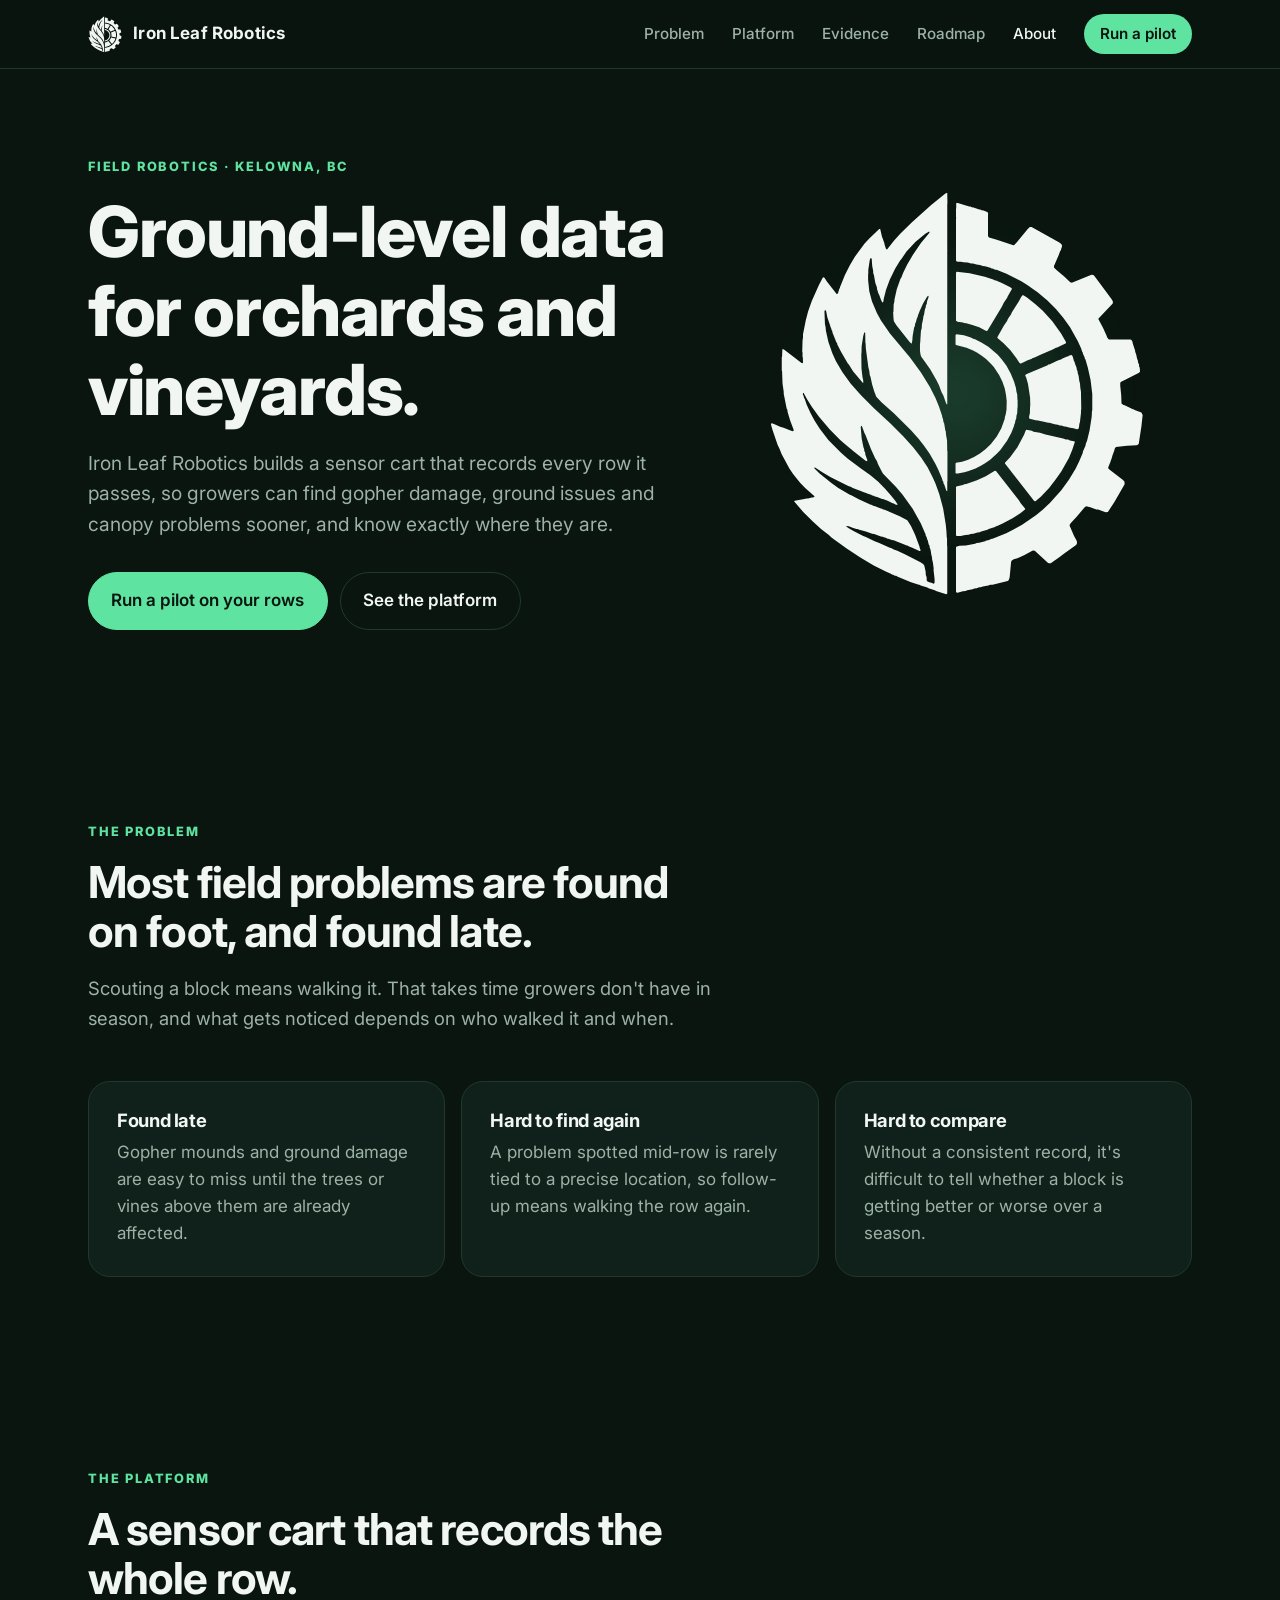
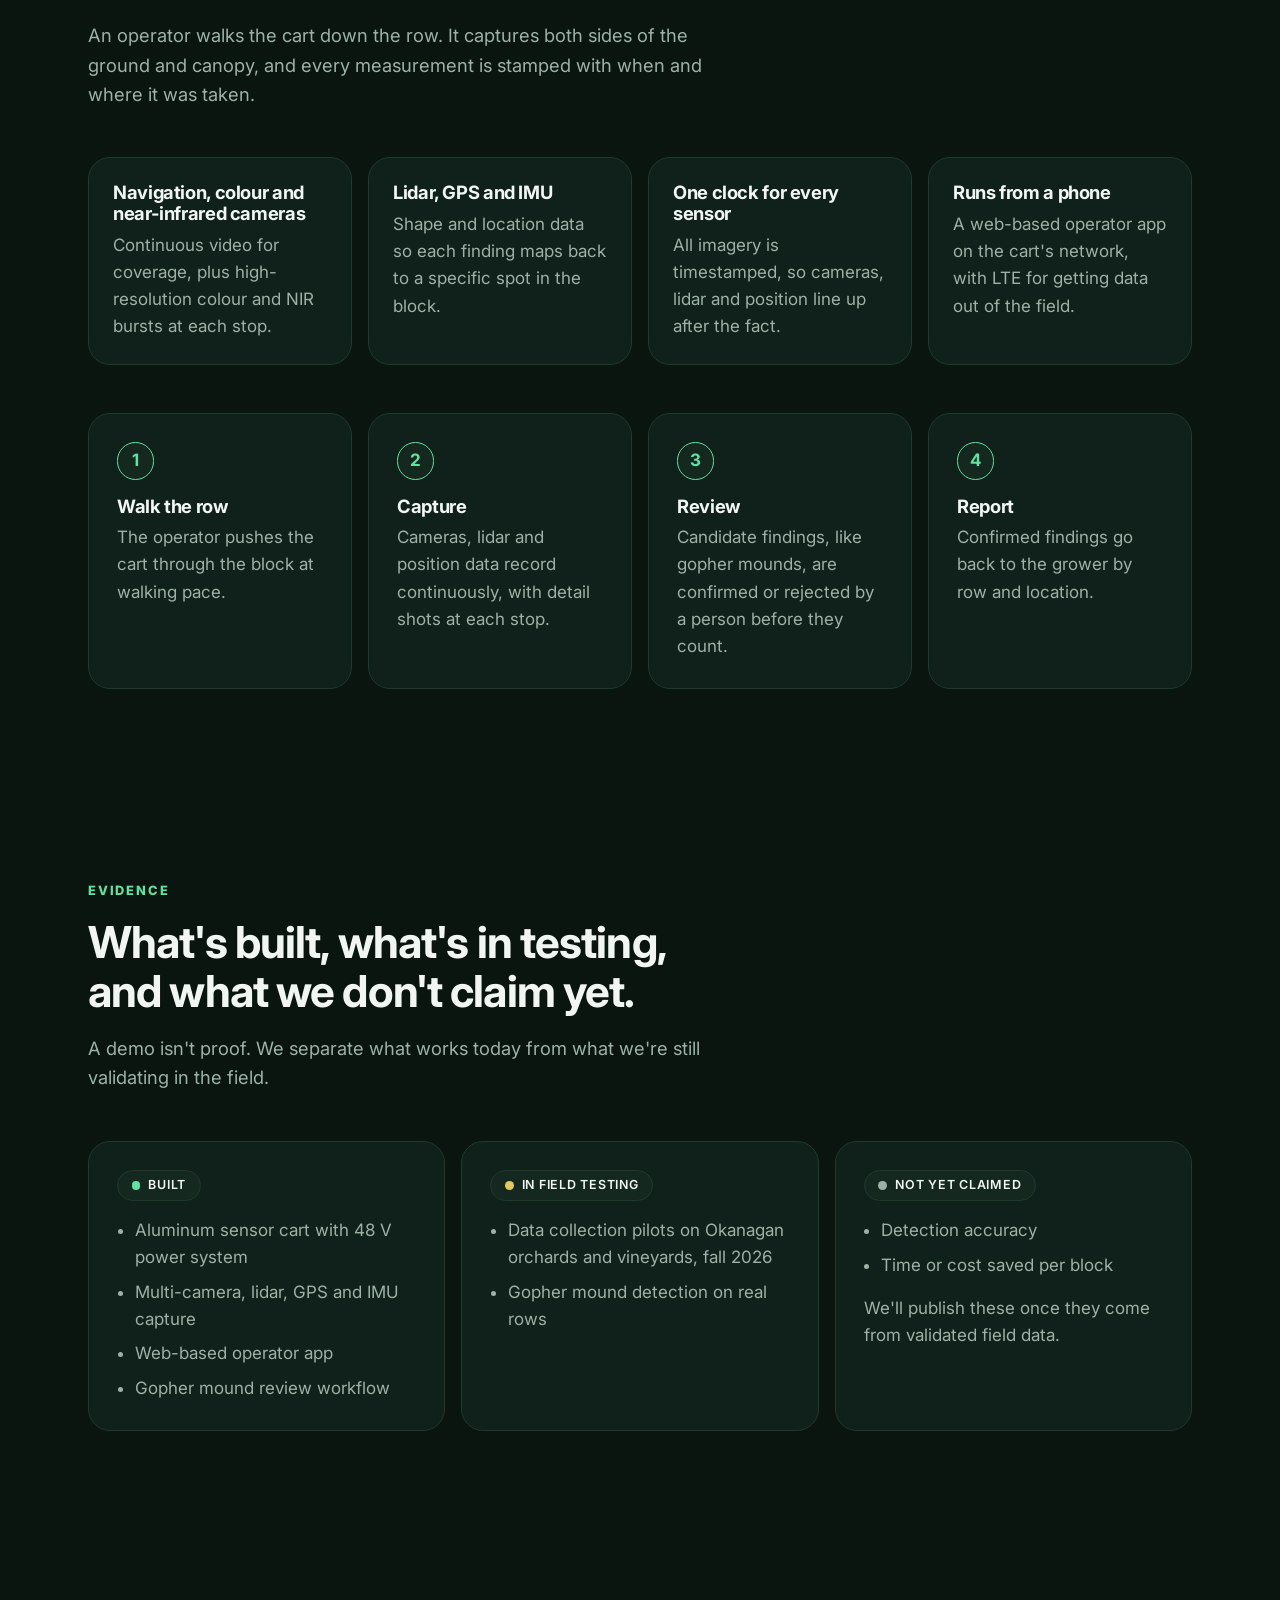
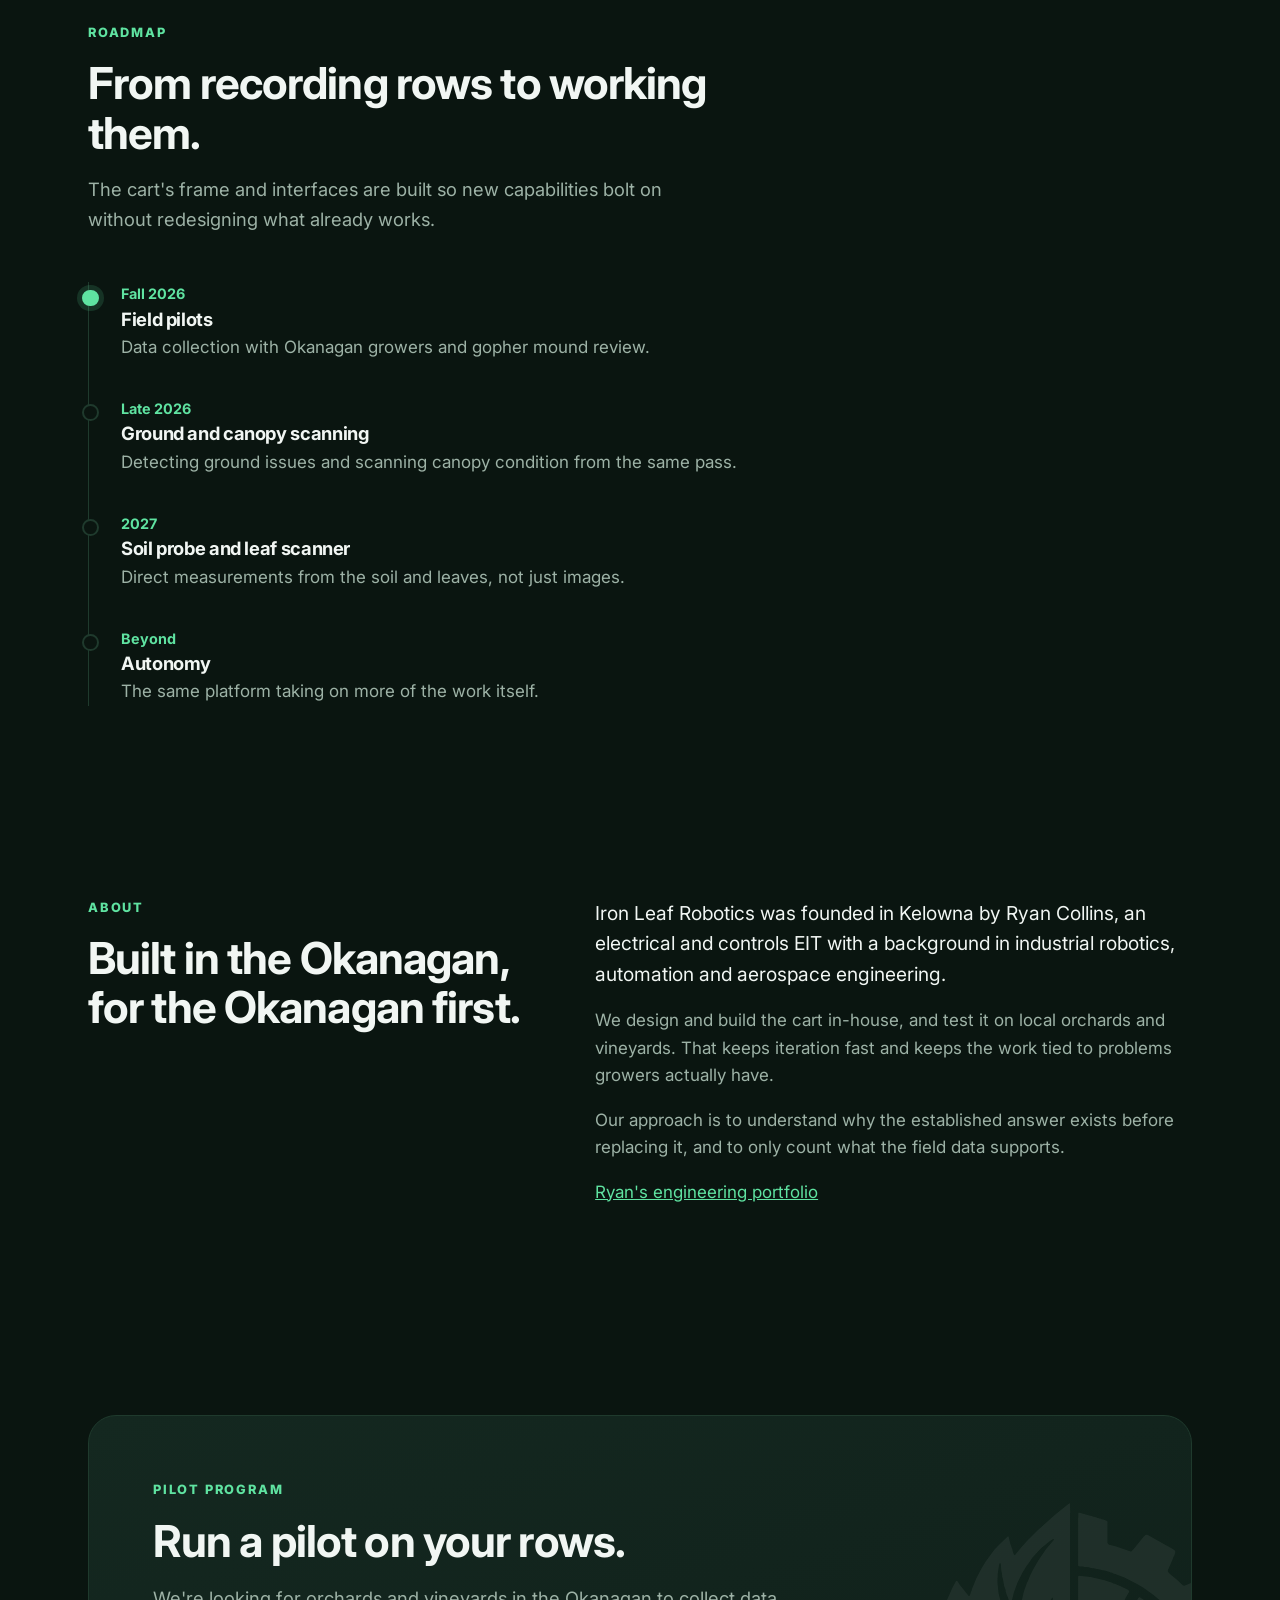
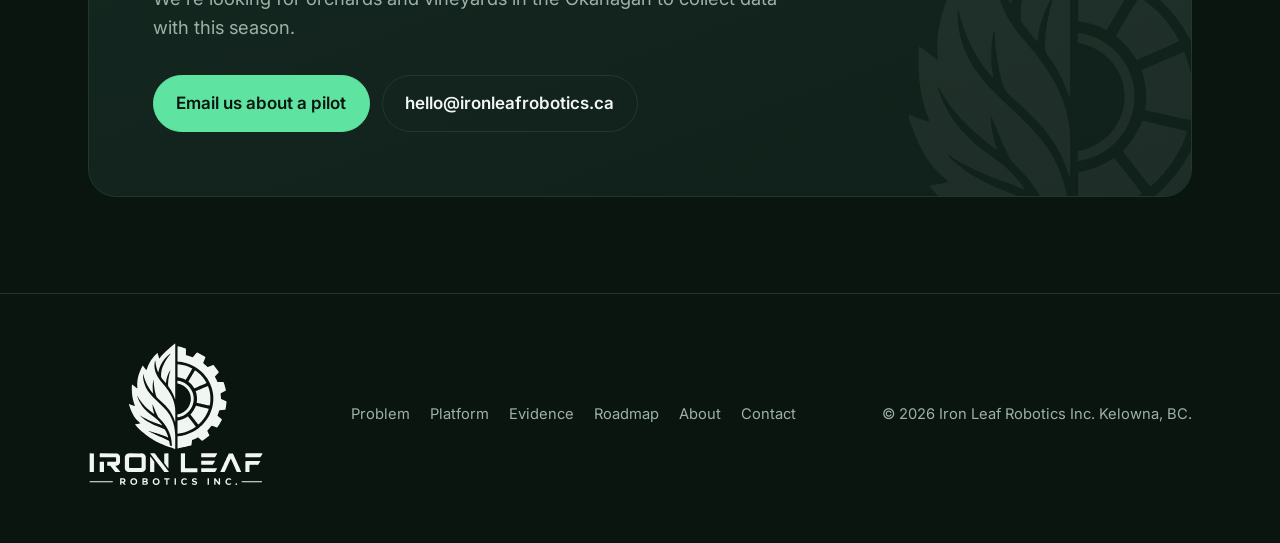
<file: index_1.html>
<!DOCTYPE html>
<html lang="en">
<head>
<meta charset="utf-8">
<meta name="viewport" content="width=device-width, initial-scale=1">
<title>Iron Leaf Robotics | Field data for orchards and vineyards</title>
<meta name="description" content="Iron Leaf Robotics builds a sensor cart that records orchard and vineyard rows, so growers find ground and canopy problems sooner. Kelowna, BC.">
<meta name="theme-color" content="#0A1510">
<link rel="icon" href="data:image/svg+xml,%3Csvg%20xmlns%3D%22http%3A//www.w3.org/2000/svg%22%20viewBox%3D%22126%20-39%20474%20504%22%3E%3Crect%20x%3D%22126%22%20y%3D%22-39%22%20width%3D%22474%22%20height%3D%22504%22%20rx%3D%2290%22%20fill%3D%22%230A1510%22/%3E%3Cpath%20fill%3D%22%23fff%22%20fill-rule%3D%22evenodd%22%20d%3D%22M403.0%20292.5L401.8%20292.2L392.5%20297.8L383.5%20302.0L372.5%20305.8L370.5%20306.0L369.0%20306.8L362.2%20308.2L362.0%20308.8L362.0%20358.5L362.8%20359.2L366.8%20359.0L371.5%20358.0L374.8%20357.8L377.0%20357.0L379.8%20356.8L384.0%20355.5L386.2%20355.2L387.8%20354.5L394.2%20352.8L395.5%20352.0L402.0%20349.8L403.0%20349.0L404.2%20348.8L409.8%20346.2L420.0%20340.8L428.0%20335.8L432.8%20332.0L433.0%20331.2L428.2%20325.2L426.5%20322.5ZM434.2%20250.2L433.5%20250.8L431.8%20255.2L425.0%20268.0L417.5%20278.2L412.2%20284.0L412.2%20284.8L442.0%20323.0L442.8%20323.5L443.5%20323.5L449.0%20318.8L457.5%20309.8L464.2%20301.2L470.0%20293.0L477.8%20279.0L481.2%20270.8L484.0%20262.5L483.0%20261.8L478.8%20261.0L477.0%20260.2L474.8%20260.0L471.8%20259.0L453.8%20255.0L448.0%20253.2L441.5%20252.0L439.8%20251.2ZM480.8%20173.5L478.2%20174.0L476.8%20175.0L476.0%20175.0L471.2%20177.0L470.2%20177.8L465.8%20179.2L457.8%20183.0L456.5%20183.2L456.0%20183.8L434.0%20193.0L433.0%20194.2L433.2%20195.2L433.8%20196.0L435.8%20202.8L438.0%20217.2L438.2%20225.5L438.0%20225.8L437.8%20232.8L437.0%20236.5L437.0%20238.2L437.5%20238.8L443.8%20240.2L446.2%20240.5L448.5%20241.2L452.2%20241.8L456.5%20243.0L457.8%20243.0L463.2%20244.5L466.5%20245.0L468.5%20245.8L470.0%20245.8L473.0%20246.8L474.2%20246.8L479.0%20248.0L482.5%20248.5L486.0%20249.5L487.5%20249.2L488.2%20247.2L488.5%20244.5L489.2%20241.8L490.2%20233.0L490.2%20229.5L490.5%20229.2L490.2%20211.0L489.5%20206.8L489.2%20202.5L488.5%20200.0L487.8%20194.8L486.8%20191.5L486.8%20190.2L485.8%20188.0L485.8%20186.8L484.0%20182.2L483.8%20180.8L483.0%20179.5L481.8%20175.2ZM362.5%20152.0L361.5%20152.8L361.5%20162.5L362.0%20163.2L366.8%20164.5L369.0%20164.8L369.8%20165.2L372.8%20166.0L379.5%20168.8L383.8%20171.0L388.0%20173.8L392.8%20177.5L398.0%20182.5L400.8%20185.8L406.2%20193.8L409.5%20200.5L412.0%20207.8L413.2%20213.8L414.0%20220.5L413.8%20229.2L413.0%20234.2L412.0%20237.5L412.0%20238.8L408.5%20248.5L403.8%20257.0L397.8%20264.8L392.2%20270.0L386.5%20274.5L380.5%20278.0L373.8%20281.0L368.2%20282.8L362.0%20284.0L361.5%20284.8L361.5%20294.5L362.0%20295.0L363.8%20295.0L370.5%20293.8L373.2%20292.8L375.0%20292.5L376.2%20291.8L377.8%20291.5L382.0%20289.8L387.5%20287.0L391.8%20284.5L397.0%20280.8L403.8%20274.8L407.5%20270.8L414.5%20261.2L418.8%20253.2L421.5%20246.2L421.8%20244.8L422.5%20243.2L423.0%20240.2L423.8%20238.5L424.0%20235.8L424.8%20233.0L425.0%20227.5L425.2%20227.2L425.2%20219.2L425.0%20219.0L424.8%20214.0L424.0%20211.2L423.5%20207.2L421.5%20200.5L418.2%20192.5L413.8%20184.5L408.8%20177.8L404.8%20173.2L395.2%20165.0L388.0%20160.5L381.5%20157.2L380.2%20157.0L376.5%20155.2L370.0%20153.2ZM431.0%20112.0L430.2%20112.0L429.0%20113.5L426.5%20118.2L419.2%20129.8L418.5%20131.5L415.2%20136.5L414.5%20138.2L411.2%20143.2L404.5%20155.0L404.5%20156.0L410.8%20161.2L417.8%20168.5L424.0%20176.8L426.8%20181.2L427.8%20182.0L429.2%20181.8L435.5%20178.8L439.2%20177.5L440.8%20176.5L442.0%20176.2L449.8%20172.5L461.2%20167.8L464.5%20166.0L465.8%20165.8L474.8%20161.2L474.8%20160.0L469.8%20151.2L460.8%20138.8L451.0%20128.0L443.2%20121.0L434.5%20114.2ZM362.8%2088.0L362.0%2088.8L362.0%20138.2L363.5%20139.2L369.2%20140.0L370.2%20140.5L372.5%20140.8L378.8%20142.5L385.8%20145.0L393.0%20148.8L394.2%20148.5L409.0%20123.8L411.0%20119.8L414.8%20114.0L414.8%20113.5L419.2%20106.0L419.2%20105.0L417.2%20103.5L409.0%2099.5L403.0%2097.0L401.5%2096.8L400.2%2096.0L391.5%2093.0L376.0%2089.5ZM362.5%2017.5L362.2%2017.8L362.2%2022.8L362.0%2023.0L362.0%2032.0L362.2%2032.2L362.0%2033.5L362.0%2076.2L362.2%2077.0L362.8%2077.5L364.2%2077.8L367.2%2077.8L369.5%2078.2L373.8%2078.5L377.5%2079.5L379.5%2079.5L383.0%2080.5L386.5%2081.0L389.5%2082.0L391.8%2082.2L397.2%2083.8L398.5%2084.5L400.2%2084.8L402.0%2085.8L403.5%2086.0L413.8%2090.0L429.0%2097.8L435.5%20101.8L446.0%20109.2L455.5%20117.2L464.5%20126.2L472.2%20135.5L479.0%20145.0L487.0%20159.2L490.5%20167.0L491.2%20169.5L492.0%20170.8L492.2%20172.2L494.0%20176.0L494.0%20176.8L494.8%20178.0L497.2%20186.2L500.0%20198.8L501.8%20213.5L501.8%20230.2L501.5%20230.5L501.2%20236.8L499.0%20250.8L496.5%20261.0L495.0%20265.0L495.0%20266.0L492.2%20272.5L492.0%20274.0L488.5%20282.2L484.8%20289.8L478.0%20301.2L470.0%20312.2L458.5%20325.0L451.2%20331.8L444.0%20337.8L429.8%20347.5L420.5%20352.8L413.5%20356.2L399.5%20362.0L398.8%20362.0L395.0%20363.5L393.2%20363.8L391.8%20364.5L385.8%20366.0L383.2%20366.2L381.5%20367.0L372.0%20368.8L365.5%20369.2L363.0%20369.8L362.2%20370.2L362.0%20370.8L362.0%20416.2L362.8%20417.2L363.5%20417.2L369.0%20415.8L371.8%20415.5L373.5%20414.8L379.0%20413.8L380.8%20413.0L383.2%20412.8L385.8%20411.8L387.2%20411.8L389.5%20411.0L395.2%20410.0L397.0%20409.2L399.5%20409.0L415.0%20405.2L416.0%20404.5L417.0%20401.8L418.5%20385.8L419.0%20384.5L421.2%20383.0L425.0%20381.8L431.8%20378.8L440.8%20374.0L442.8%20374.2L456.2%20386.5L457.2%20387.0L459.2%20387.0L469.0%20380.2L473.0%20377.0L484.5%20368.8L485.8%20367.5L486.2%20365.8L485.8%20364.0L483.0%20358.8L478.8%20349.2L478.5%20347.8L479.8%20345.8L486.0%20339.2L494.0%20329.5L495.5%20328.5L499.8%20329.5L506.0%20331.8L507.8%20332.0L515.5%20334.8L517.8%20334.5L524.5%20324.2L535.0%20306.0L534.8%20303.2L533.0%20301.5L519.0%20290.5L518.2%20289.5L518.2%20288.5L520.5%20283.0L520.8%20281.5L521.5%20280.2L522.5%20276.5L524.5%20271.2L524.8%20269.5L526.0%20267.8L537.5%20266.5L547.2%20266.0L548.5%20265.5L549.5%20264.5L552.2%20246.8L553.5%20235.0L552.2%20232.5L545.2%20229.8L544.2%20229.0L543.5%20229.0L535.0%20225.0L533.8%20224.8L531.8%20223.2L531.5%20214.8L530.5%20205.0L530.5%20202.2L531.0%20201.2L549.8%20191.5L550.8%20190.2L550.5%20186.5L549.8%20184.8L549.8%20183.2L548.8%20181.0L548.5%20178.8L547.8%20177.2L546.8%20172.5L545.8%20170.0L545.8%20169.0L543.2%20161.0L543.2%20160.0L542.0%20158.0L540.8%20157.5L519.2%20157.5L518.5%20157.2L517.0%20155.2L516.5%20153.5L512.8%20145.5L508.0%20136.5L508.2%20135.8L522.8%20120.5L523.0%20118.5L521.5%20115.8L504.2%2092.5L503.0%2091.2L501.0%2091.0L480.8%2099.2L479.2%2098.8L473.0%2092.8L464.8%2086.0L462.5%2083.5L462.5%2082.0L467.5%2070.5L468.8%2066.8L469.5%2065.8L470.8%2061.8L470.8%2061.0L470.0%2059.5L468.0%2058.0L439.5%2042.0L437.8%2042.0L435.8%2043.8L424.2%2058.0L421.5%2060.8L420.8%2060.8L403.8%2055.0L396.8%2053.2L395.8%2052.8L394.8%2051.2L394.8%2029.2L395.0%2028.8L394.5%2026.8L390.2%2025.0L388.2%2024.8L386.8%2024.0L385.8%2024.0L380.0%2022.0L379.0%2022.0L376.5%2021.0L375.5%2021.0L363.8%2017.5ZM352.8%207.0L350.8%208.0L336.5%2019.5L316.8%2037.2L305.0%2048.8L298.5%2056.0L291.2%2065.2L290.2%2064.5L288.8%2060.5L288.5%2058.8L286.0%2051.8L284.2%2044.0L283.2%2044.0L273.0%2053.8L268.0%2059.2L258.2%2072.5L253.2%2081.0L248.0%2091.2L243.0%20103.5L243.0%20104.2L242.0%20106.2L241.0%20109.8L240.2%20110.8L239.5%20110.8L229.5%2098.0L227.0%2094.2L226.2%2093.5L225.2%2094.2L221.2%20101.8L214.0%20118.0L210.2%20128.8L207.8%20138.0L205.0%20152.2L205.0%20155.2L204.5%20158.8L204.2%20170.2L204.5%20170.5L204.5%20175.5L204.8%20175.8L205.0%20181.2L204.5%20181.8L203.5%20181.5L185.8%20168.0L184.2%20167.2L183.8%20167.8L183.5%20175.2L183.2%20175.5L183.2%20189.5L183.5%20189.8L184.0%20202.8L185.2%20211.2L185.2%20213.2L188.2%20228.2L189.0%20229.8L189.2%20231.8L191.8%20240.5L195.0%20249.0L195.5%20251.2L194.2%20251.5L185.0%20248.0L181.5%20247.0L175.2%20244.2L173.0%20243.5L172.2%20243.8L172.2%20245.0L173.8%20250.5L179.0%20265.8L181.0%20269.8L183.0%20275.0L191.0%20289.8L195.0%20295.8L202.0%20304.5L207.5%20310.2L216.8%20318.2L216.5%20319.0L215.2%20319.5L214.0%20319.5L210.2%20320.5L208.8%20320.5L205.0%20321.5L196.5%20322.8L196.0%20323.2L196.0%20323.8L205.0%20334.2L214.8%20344.0L223.5%20351.8L231.5%20358.0L234.5%20360.8L249.8%20372.0L263.8%20381.2L278.0%20389.5L291.0%20396.0L295.2%20397.8L296.2%20398.5L297.5%20398.8L299.2%20399.8L300.5%20400.0L302.2%20401.0L315.2%20406.2L323.8%20409.2L324.5%20409.2L325.8%20410.0L332.5%20412.0L333.8%20412.8L340.2%20414.8L341.5%20415.5L352.0%20418.8L353.0%20418.2L353.0%20369.2L352.8%20369.0L352.8%20361.2L352.5%20361.0L352.2%20354.8L351.5%20347.5L348.8%20331.0L344.8%20316.0L340.8%20305.0L338.0%20298.8L332.8%20288.5L326.2%20278.5L318.0%20268.0L307.8%20256.8L295.0%20244.0L277.8%20228.0L264.5%20214.8L253.8%20202.5L245.5%20191.2L238.8%20179.8L235.0%20171.2L231.0%20159.8L228.5%20148.5L228.2%20145.0L227.5%20141.5L227.0%20128.5L227.8%20127.0L228.8%20128.8L230.0%20134.8L233.0%20143.5L233.0%20144.2L234.0%20146.2L234.0%20147.0L235.0%20148.8L235.2%20150.2L239.2%20160.2L240.0%20161.2L240.2%20162.5L244.0%20170.0L251.0%20182.2L252.0%20183.2L256.5%20190.2L266.5%20202.2L266.8%20202.0L266.8%20199.5L266.0%20196.0L265.0%20187.2L264.8%20172.0L265.0%20171.8L265.2%20164.2L266.8%20154.0L267.8%20150.5L268.2%20150.0L268.8%20150.5L269.0%20161.0L269.2%20161.2L269.5%20167.0L272.0%20185.8L273.0%20189.8L273.5%20193.8L274.2%20195.8L276.0%20204.0L278.2%20211.2L280.2%20216.2L285.5%20221.8L298.2%20233.2L315.8%20250.5L323.8%20259.5L329.0%20266.2L334.8%20274.5L340.8%20285.0L343.8%20291.0L347.8%20300.5L348.0%20302.0L349.0%20303.8L349.2%20305.2L350.0%20306.5L352.0%20312.5L352.8%20313.2L353.0%20313.0L353.0%20303.2L353.2%20303.0L353.2%20272.2L353.0%20272.0L352.8%20261.2L351.8%20255.5L351.5%20251.8L351.0%20250.5L349.8%20243.5L349.2%20242.5L348.5%20238.5L347.8%20237.0L347.8%20236.0L344.5%20226.2L340.8%20217.2L335.2%20206.2L326.2%20191.5L314.8%20176.0L294.2%20151.2L285.0%20138.0L280.8%20130.2L275.8%20118.5L273.0%20108.0L271.8%2096.5L271.8%2090.2L272.0%2090.0L272.0%2086.0L273.5%2076.0L274.2%2074.0L274.8%2073.8L275.5%2075.0L276.0%2082.0L277.0%2087.2L277.0%2089.2L277.8%2091.5L279.2%2099.5L280.8%20103.8L281.0%20105.8L282.5%20110.5L283.2%20111.8L285.0%20116.8L286.2%20119.2L286.8%20119.5L287.5%20118.5L287.8%20116.0L290.2%20106.5L294.0%2096.2L299.5%2085.0L304.8%2076.2L305.8%2075.2L311.2%2067.2L320.5%2057.2L330.5%2049.0L334.0%2046.8L335.0%2047.0L334.5%2048.2L326.0%2058.5L317.8%2070.5L311.8%2080.8L307.8%2089.0L305.8%2094.2L305.0%2095.2L301.2%20106.0L298.8%20116.8L298.8%20118.2L298.0%20121.5L297.8%20129.0L297.5%20129.2L297.8%20135.5L298.2%20138.8L301.0%20143.2L314.2%20159.8L316.0%20161.5L316.5%20161.5L317.2%20158.2L317.5%20153.8L319.0%20145.2L319.8%20143.5L320.0%20141.5L321.0%20139.0L321.8%20135.8L322.8%20134.0L322.8%20133.2L324.8%20128.0L328.2%20120.5L332.0%20114.0L333.2%20112.5L333.8%20112.8L333.8%20114.2L332.2%20118.5L332.0%20120.8L331.0%20122.8L331.0%20124.0L330.0%20127.0L329.2%20131.8L328.5%20133.8L328.2%20136.5L327.0%20142.0L326.8%20146.0L326.0%20148.5L325.2%20161.2L325.0%20161.5L325.0%20169.0L325.5%20172.5L326.2%20174.8L335.5%20188.0L341.8%20199.0L344.5%20204.5L347.2%20211.5L349.0%20215.0L352.0%20223.5L352.8%20224.2L353.0%20224.0L353.0%2066.8L353.2%2066.5L353.0%2066.0L353.0%2018.2L353.2%2018.0L353.0%208.2L353.2%207.8ZM205.0%20212.2L205.8%20212.5L209.0%20218.5L214.0%20226.5L221.2%20236.5L232.5%20249.8L243.2%20260.5L248.5%20265.2L257.8%20273.0L269.2%20281.8L270.8%20282.5L271.0%20281.2L269.0%20275.8L268.8%20273.8L267.8%20271.5L267.8%20270.2L267.0%20268.0L265.2%20259.0L264.2%20247.2L264.8%20246.0L265.5%20246.5L268.0%20253.5L269.0%20255.2L274.8%20270.0L279.0%20279.2L280.8%20282.2L282.0%20285.5L286.2%20293.8L287.2%20295.2L300.2%20308.5L307.0%20316.5L317.5%20331.2L325.8%20346.0L330.8%20357.5L331.0%20359.0L332.0%20360.5L332.0%20361.5L333.0%20363.8L334.0%20367.8L334.8%20369.0L335.0%20371.2L335.8%20373.0L336.8%20379.0L337.2%20380.0L337.5%20383.2L338.2%20386.0L339.0%20391.8L339.0%20394.5L340.0%20403.5L340.0%20406.8L339.5%20407.8L339.0%20408.0L336.8%20407.0L334.5%20406.5L332.8%20405.8L332.0%20405.0L331.8%20401.2L331.0%20399.0L330.8%20395.5L329.5%20389.5L328.5%20388.0L326.0%20386.2L310.0%20378.0L301.8%20374.2L297.5%20372.8L296.5%20372.0L293.5%20371.0L283.2%20366.2L278.5%20364.5L269.5%20360.0L266.8%20359.0L256.8%20354.0L251.5%20351.0L249.2%20349.2L249.5%20348.8L252.0%20349.0L255.8%20350.5L259.8%20351.8L260.8%20351.8L262.8%20352.8L269.5%20354.5L276.0%20356.8L278.0%20357.0L285.0%20359.5L286.8%20359.8L288.0%20360.5L289.8%20360.8L291.8%20361.8L292.5%20361.8L296.2%20363.2L298.0%20363.5L311.5%20368.8L312.2%20368.8L313.8%20369.8L316.5%20370.8L324.5%20374.5L325.5%20374.5L325.5%20373.2L324.8%20371.5L324.5%20369.8L320.0%20357.8L315.8%20348.8L312.0%20343.0L304.2%20338.8L288.8%20332.2L287.2%20332.0L285.5%20331.0L284.8%20331.0L279.0%20328.5L277.0%20328.0L275.2%20327.0L274.5%20327.0L262.2%20321.5L254.0%20317.0L253.5%20317.0L241.2%20309.8L233.8%20304.5L222.0%20295.0L216.8%20289.8L216.5%20289.2L216.8%20288.8L217.8%20289.0L224.8%20293.8L233.0%20298.5L251.5%20307.8L254.5%20308.8L255.5%20309.5L261.5%20312.0L264.2%20312.8L268.8%20314.8L269.5%20314.8L270.8%20315.5L274.8%20316.8L276.0%20317.5L277.5%20317.8L278.8%20318.5L281.0%20319.0L286.2%20321.2L287.0%20321.2L291.8%20323.0L297.0%20325.5L298.2%20325.8L299.8%20326.8L301.8%20327.2L301.8%20326.2L300.0%20323.5L295.5%20317.8L289.2%20310.5L282.2%20303.5L274.2%20296.8L264.8%20290.2L251.0%20279.8L244.0%20273.8L231.0%20260.5L222.0%20248.8L216.8%20240.5L212.8%20233.2L208.8%20224.5L206.8%20218.5L206.0%20217.2L205.5%20215.0L204.8%20214.0Z%22/%3E%3C/svg%3E">
<link rel="apple-touch-icon" href="assets/apple-touch-icon.png">
<meta property="og:type" content="website">
<meta property="og:site_name" content="Iron Leaf Robotics">
<meta property="og:title" content="Iron Leaf Robotics | Field data for orchards and vineyards">
<meta property="og:description" content="A sensor cart that records orchard and vineyard rows, so growers find ground and canopy problems sooner. Kelowna, BC.">
<meta property="og:image" content="https://iron-leaf-robotics.github.io/ILR_site/assets/og-image.png">
<meta property="og:image:width" content="1200">
<meta property="og:image:height" content="630">
<meta name="twitter:card" content="summary_large_image">
<link rel="preconnect" href="https://fonts.googleapis.com">
<link rel="preconnect" href="https://fonts.gstatic.com" crossorigin>
<link href="https://fonts.googleapis.com/css2?family=Inter:wght@400;500;600;700;800&display=swap" rel="stylesheet">
<style>
  :root {
    --bg: #0A1510;
    --bg-deep: #07100C;
    --card: #10201A;
    --card-hi: #142820;
    --border: #1F3A2D;
    --mint: #5FE3A1;
    --text: #F1F6F3;
    --muted: #9DB2A6;
    --radius-lg: 22px;
    --radius-md: 16px;
    --max: 72rem;
  }
  * { box-sizing: border-box; }
  html { scroll-behavior: smooth; scroll-padding-top: 5rem; }
  body {
    margin: 0;
    background:
      radial-gradient(60rem 30rem at 50% 115%, rgba(40, 140, 80, .28), transparent 70%),
      radial-gradient(50rem 30rem at 85% -10%, rgba(40, 140, 80, .12), transparent 70%),
      var(--bg);
    color: var(--text);
    font-family: -apple-system, BlinkMacSystemFont, "Inter", "Segoe UI", Roboto, sans-serif;
    font-size: 1.0625rem;
    line-height: 1.6;
    -webkit-font-smoothing: antialiased;
  }
  a { color: inherit; }
  a:focus-visible, button:focus-visible { outline: 2px solid var(--mint); outline-offset: 3px; border-radius: 6px; }
  .wrap { max-width: var(--max); margin: 0 auto; padding: 0 1.5rem; }
  .logo-mark { display: block; fill: currentColor; }

  /* ---------- Nav ---------- */
  .nav {
    position: sticky; top: 0; z-index: 10;
    background: rgba(10, 21, 16, .82);
    backdrop-filter: blur(12px); -webkit-backdrop-filter: blur(12px);
    border-bottom: 1px solid var(--border);
  }
  .nav .wrap { display: flex; align-items: center; justify-content: space-between; height: 4.25rem; }
  .brand { display: flex; align-items: center; gap: .7rem; text-decoration: none; font-weight: 700; letter-spacing: .01em; }
  .brand .logo-mark { width: 34px; height: auto; }
  .nav-links { display: flex; align-items: center; gap: 1.75rem; }
  .nav-links a { text-decoration: none; color: var(--muted); font-size: .95rem; font-weight: 500; }
  .nav-links a:hover, .nav-links a.active { color: var(--text); }
  .nav-links a.cta { color: var(--bg); background: var(--mint); padding: .5rem 1rem; border-radius: 999px; font-weight: 600; }
  .nav-toggle { display: none; background: none; border: 1px solid var(--border); color: var(--text); border-radius: 10px; padding: .45rem .7rem; font: inherit; font-size: .9rem; }

  @media (max-width: 52rem) {
    .nav-toggle { display: block; }
    .nav-links {
      display: none; position: absolute; top: 4.25rem; left: 0; right: 0;
      flex-direction: column; align-items: stretch; gap: 0;
      background: var(--bg-deep); border-bottom: 1px solid var(--border); padding: .5rem 1.5rem 1.25rem;
    }
    .nav-links.open { display: flex; }
    .nav-links a { padding: .8rem 0; border-bottom: 1px solid var(--border); font-size: 1.05rem; }
    .nav-links a.cta { margin-top: 1rem; text-align: center; border: 0; }
  }

  /* ---------- Shared section parts ---------- */
  section { padding: 6rem 0; }
  @media (max-width: 52rem) { section { padding: 4rem 0; } }
  .eyebrow {
    color: var(--mint); font-size: .8rem; font-weight: 800;
    letter-spacing: .14em; text-transform: uppercase; margin: 0 0 1rem;
  }
  h1, h2, h3 { margin: 0; line-height: 1.12; letter-spacing: -.02em; }
  h2 { font-size: clamp(1.9rem, 4vw, 2.75rem); font-weight: 700; max-width: 22ch; }
  .lead { color: var(--muted); font-size: 1.15rem; max-width: 40rem; margin: 1.1rem 0 0; }
  .grid { display: grid; gap: 1rem; margin-top: 3rem; }
  .card {
    background: var(--card); border: 1px solid var(--border); border-radius: var(--radius-lg);
    padding: 1.75rem;
  }
  .card h3 { font-size: 1.15rem; font-weight: 700; margin-bottom: .5rem; }
  .card p { margin: 0; color: var(--muted); }
  .pill {
    display: inline-block; background: var(--card-hi); border: 1px solid var(--border);
    border-radius: 999px; padding: .3rem .85rem; font-size: .78rem; font-weight: 600;
    letter-spacing: .06em; text-transform: uppercase; margin-bottom: 1rem;
  }

  /* ---------- Hero ---------- */
  .hero { padding: 5.5rem 0 6rem; }
  .hero .wrap { display: grid; grid-template-columns: 1.25fr 1fr; gap: 3rem; align-items: center; }
  .hero h1 { font-size: clamp(2.5rem, 6vw, 4.4rem); font-weight: 800; max-width: 15ch; }
  .hero .lead { font-size: 1.2rem; }
  .actions { display: flex; flex-wrap: wrap; gap: .75rem; margin-top: 2rem; }
  .btn {
    display: inline-block; text-decoration: none; font-weight: 600;
    padding: .9rem 1.4rem; border-radius: 999px; border: 1px solid var(--border);
  }
  .btn.primary { background: var(--mint); color: var(--bg); border-color: var(--mint); }
  .btn.primary:hover { background: #7DEDB5; }
  .btn.ghost:hover { background: var(--card); }
  .hero-mark { justify-self: center; width: min(100%, 24rem); color: var(--text); position: relative; }
  .hero-mark::before {
    content: ""; position: absolute; inset: 10%; border-radius: 50%;
    background: radial-gradient(circle, rgba(95, 227, 161, .22), transparent 70%);
    filter: blur(20px);
  }
  .hero-mark .logo-mark { position: relative; width: 100%; height: auto; animation: rise 1.4s cubic-bezier(.2,.7,.2,1) both; }
  @keyframes rise { from { opacity: 0; transform: translateY(14px) scale(.97); } to { opacity: 1; transform: none; } }
  @media (prefers-reduced-motion: reduce) { .hero-mark .logo-mark { animation: none; } html { scroll-behavior: auto; } }
  @media (max-width: 52rem) {
    .hero { padding-top: 3rem; }
    .hero .wrap { grid-template-columns: 1fr; }
    .hero-mark { order: -1; width: 11rem; justify-self: start; }
  }

  /* ---------- Problem ---------- */
  .grid.three { grid-template-columns: repeat(auto-fit, minmax(16rem, 1fr)); }

  /* ---------- Platform ---------- */
  .spec { display: grid; grid-template-columns: repeat(auto-fit, minmax(15rem, 1fr)); gap: 1rem; margin-top: 3rem; }
  .spec .card { padding: 1.5rem; }

  /* ---------- Workflow (a real sequence, so numbered) ---------- */
  ol.steps { list-style: none; padding: 0; margin: 3rem 0 0; counter-reset: step;
    display: grid; gap: 1rem; grid-template-columns: repeat(auto-fit, minmax(14rem, 1fr)); }
  ol.steps li { counter-increment: step; position: relative; }
  ol.steps li::before {
    content: counter(step); display: grid; place-items: center;
    width: 2.2rem; height: 2.2rem; border-radius: 50%;
    background: var(--card-hi); border: 1px solid var(--mint); color: var(--mint);
    font-weight: 700; margin-bottom: 1rem;
  }

  /* ---------- Evidence ---------- */
  .evidence { grid-template-columns: repeat(auto-fit, minmax(17rem, 1fr)); }
  .evidence ul { margin: 0; padding-left: 1.1rem; color: var(--muted); }
  .evidence li + li { margin-top: .45rem; }
  .status { display: inline-flex; align-items: center; gap: .5rem; }
  .status::before { content: ""; width: .55rem; height: .55rem; border-radius: 50%; background: var(--dot); }
  .s-built { --dot: var(--mint); }
  .s-test  { --dot: #E5C75A; }
  .s-not   { --dot: var(--muted); }

  /* ---------- Roadmap ---------- */
  ol.timeline { list-style: none; padding: 0; margin: 3rem 0 0; max-width: 46rem; border-left: 1px solid var(--border); }
  ol.timeline li { position: relative; padding: 0 0 2.25rem 2rem; }
  ol.timeline li:last-child { padding-bottom: 0; }
  ol.timeline li::before {
    content: ""; position: absolute; left: -.42rem; top: .45rem;
    width: .8rem; height: .8rem; border-radius: 50%; background: var(--bg); border: 2px solid var(--border);
  }
  ol.timeline li.now::before { background: var(--mint); border-color: var(--mint); box-shadow: 0 0 0 5px rgba(95,227,161,.15); }
  ol.timeline time { display: block; color: var(--mint); font-weight: 700; font-size: .9rem; margin-bottom: .2rem; }
  ol.timeline h3 { font-size: 1.15rem; }
  ol.timeline p { margin: .3rem 0 0; color: var(--muted); }

  /* ---------- About ---------- */
  .about .wrap { display: grid; grid-template-columns: 1fr 1.3fr; gap: 3rem; align-items: start; }
  .about .prose p { color: var(--muted); margin: 0 0 1.1rem; max-width: 38rem; }
  .about .prose p:first-child { color: var(--text); font-size: 1.2rem; }
  .about .prose a { color: var(--mint); }
  @media (max-width: 52rem) { .about .wrap { grid-template-columns: 1fr; } }

  /* ---------- Contact ---------- */
  .contact-card {
    position: relative; overflow: hidden;
    background: linear-gradient(160deg, var(--card-hi), var(--card));
    border: 1px solid var(--border); border-radius: 28px; padding: clamp(2rem, 6vw, 4rem);
  }
  .contact-card .watermark {
    position: absolute; right: -4rem; bottom: -5rem; width: 22rem; color: var(--text); opacity: .06; pointer-events: none;
  }
  .contact-card .logo-mark { width: 100%; height: auto; }
  .contact-card > *:not(.watermark) { position: relative; }

  /* ---------- Footer ---------- */
  footer { border-top: 1px solid var(--border); padding: 3rem 0 3.5rem; color: var(--muted); font-size: .92rem; }
  footer .wrap { display: flex; flex-wrap: wrap; gap: 2rem; justify-content: space-between; align-items: center; }
  footer .lockup { width: 11rem; color: var(--text); }
  footer .lockup .logo-mark { width: 100%; height: auto; }
  footer nav { display: flex; flex-wrap: wrap; gap: 1.25rem; }
  footer nav a { text-decoration: none; }
  footer nav a:hover { color: var(--text); }
</style>
</head>
<body>

<!-- Logo, drawn once and reused everywhere with <use> -->
<svg width="0" height="0" style="position:absolute" aria-hidden="true">
  <symbol id="ilr-mark" viewBox="166 1 394 424"><path fill-rule="evenodd" d="M403.0 292.5L401.8 292.2L392.5 297.8L383.5 302.0L372.5 305.8L370.5 306.0L369.0 306.8L362.2 308.2L362.0 308.8L362.0 358.5L362.8 359.2L366.8 359.0L371.5 358.0L374.8 357.8L377.0 357.0L379.8 356.8L384.0 355.5L386.2 355.2L387.8 354.5L394.2 352.8L395.5 352.0L402.0 349.8L403.0 349.0L404.2 348.8L409.8 346.2L420.0 340.8L428.0 335.8L432.8 332.0L433.0 331.2L428.2 325.2L426.5 322.5ZM434.2 250.2L433.5 250.8L431.8 255.2L425.0 268.0L417.5 278.2L412.2 284.0L412.2 284.8L442.0 323.0L442.8 323.5L443.5 323.5L449.0 318.8L457.5 309.8L464.2 301.2L470.0 293.0L477.8 279.0L481.2 270.8L484.0 262.5L483.0 261.8L478.8 261.0L477.0 260.2L474.8 260.0L471.8 259.0L453.8 255.0L448.0 253.2L441.5 252.0L439.8 251.2ZM480.8 173.5L478.2 174.0L476.8 175.0L476.0 175.0L471.2 177.0L470.2 177.8L465.8 179.2L457.8 183.0L456.5 183.2L456.0 183.8L434.0 193.0L433.0 194.2L433.2 195.2L433.8 196.0L435.8 202.8L438.0 217.2L438.2 225.5L438.0 225.8L437.8 232.8L437.0 236.5L437.0 238.2L437.5 238.8L443.8 240.2L446.2 240.5L448.5 241.2L452.2 241.8L456.5 243.0L457.8 243.0L463.2 244.5L466.5 245.0L468.5 245.8L470.0 245.8L473.0 246.8L474.2 246.8L479.0 248.0L482.5 248.5L486.0 249.5L487.5 249.2L488.2 247.2L488.5 244.5L489.2 241.8L490.2 233.0L490.2 229.5L490.5 229.2L490.2 211.0L489.5 206.8L489.2 202.5L488.5 200.0L487.8 194.8L486.8 191.5L486.8 190.2L485.8 188.0L485.8 186.8L484.0 182.2L483.8 180.8L483.0 179.5L481.8 175.2ZM362.5 152.0L361.5 152.8L361.5 162.5L362.0 163.2L366.8 164.5L369.0 164.8L369.8 165.2L372.8 166.0L379.5 168.8L383.8 171.0L388.0 173.8L392.8 177.5L398.0 182.5L400.8 185.8L406.2 193.8L409.5 200.5L412.0 207.8L413.2 213.8L414.0 220.5L413.8 229.2L413.0 234.2L412.0 237.5L412.0 238.8L408.5 248.5L403.8 257.0L397.8 264.8L392.2 270.0L386.5 274.5L380.5 278.0L373.8 281.0L368.2 282.8L362.0 284.0L361.5 284.8L361.5 294.5L362.0 295.0L363.8 295.0L370.5 293.8L373.2 292.8L375.0 292.5L376.2 291.8L377.8 291.5L382.0 289.8L387.5 287.0L391.8 284.5L397.0 280.8L403.8 274.8L407.5 270.8L414.5 261.2L418.8 253.2L421.5 246.2L421.8 244.8L422.5 243.2L423.0 240.2L423.8 238.5L424.0 235.8L424.8 233.0L425.0 227.5L425.2 227.2L425.2 219.2L425.0 219.0L424.8 214.0L424.0 211.2L423.5 207.2L421.5 200.5L418.2 192.5L413.8 184.5L408.8 177.8L404.8 173.2L395.2 165.0L388.0 160.5L381.5 157.2L380.2 157.0L376.5 155.2L370.0 153.2ZM431.0 112.0L430.2 112.0L429.0 113.5L426.5 118.2L419.2 129.8L418.5 131.5L415.2 136.5L414.5 138.2L411.2 143.2L404.5 155.0L404.5 156.0L410.8 161.2L417.8 168.5L424.0 176.8L426.8 181.2L427.8 182.0L429.2 181.8L435.5 178.8L439.2 177.5L440.8 176.5L442.0 176.2L449.8 172.5L461.2 167.8L464.5 166.0L465.8 165.8L474.8 161.2L474.8 160.0L469.8 151.2L460.8 138.8L451.0 128.0L443.2 121.0L434.5 114.2ZM362.8 88.0L362.0 88.8L362.0 138.2L363.5 139.2L369.2 140.0L370.2 140.5L372.5 140.8L378.8 142.5L385.8 145.0L393.0 148.8L394.2 148.5L409.0 123.8L411.0 119.8L414.8 114.0L414.8 113.5L419.2 106.0L419.2 105.0L417.2 103.5L409.0 99.5L403.0 97.0L401.5 96.8L400.2 96.0L391.5 93.0L376.0 89.5ZM362.5 17.5L362.2 17.8L362.2 22.8L362.0 23.0L362.0 32.0L362.2 32.2L362.0 33.5L362.0 76.2L362.2 77.0L362.8 77.5L364.2 77.8L367.2 77.8L369.5 78.2L373.8 78.5L377.5 79.5L379.5 79.5L383.0 80.5L386.5 81.0L389.5 82.0L391.8 82.2L397.2 83.8L398.5 84.5L400.2 84.8L402.0 85.8L403.5 86.0L413.8 90.0L429.0 97.8L435.5 101.8L446.0 109.2L455.5 117.2L464.5 126.2L472.2 135.5L479.0 145.0L487.0 159.2L490.5 167.0L491.2 169.5L492.0 170.8L492.2 172.2L494.0 176.0L494.0 176.8L494.8 178.0L497.2 186.2L500.0 198.8L501.8 213.5L501.8 230.2L501.5 230.5L501.2 236.8L499.0 250.8L496.5 261.0L495.0 265.0L495.0 266.0L492.2 272.5L492.0 274.0L488.5 282.2L484.8 289.8L478.0 301.2L470.0 312.2L458.5 325.0L451.2 331.8L444.0 337.8L429.8 347.5L420.5 352.8L413.5 356.2L399.5 362.0L398.8 362.0L395.0 363.5L393.2 363.8L391.8 364.5L385.8 366.0L383.2 366.2L381.5 367.0L372.0 368.8L365.5 369.2L363.0 369.8L362.2 370.2L362.0 370.8L362.0 416.2L362.8 417.2L363.5 417.2L369.0 415.8L371.8 415.5L373.5 414.8L379.0 413.8L380.8 413.0L383.2 412.8L385.8 411.8L387.2 411.8L389.5 411.0L395.2 410.0L397.0 409.2L399.5 409.0L415.0 405.2L416.0 404.5L417.0 401.8L418.5 385.8L419.0 384.5L421.2 383.0L425.0 381.8L431.8 378.8L440.8 374.0L442.8 374.2L456.2 386.5L457.2 387.0L459.2 387.0L469.0 380.2L473.0 377.0L484.5 368.8L485.8 367.5L486.2 365.8L485.8 364.0L483.0 358.8L478.8 349.2L478.5 347.8L479.8 345.8L486.0 339.2L494.0 329.5L495.5 328.5L499.8 329.5L506.0 331.8L507.8 332.0L515.5 334.8L517.8 334.5L524.5 324.2L535.0 306.0L534.8 303.2L533.0 301.5L519.0 290.5L518.2 289.5L518.2 288.5L520.5 283.0L520.8 281.5L521.5 280.2L522.5 276.5L524.5 271.2L524.8 269.5L526.0 267.8L537.5 266.5L547.2 266.0L548.5 265.5L549.5 264.5L552.2 246.8L553.5 235.0L552.2 232.5L545.2 229.8L544.2 229.0L543.5 229.0L535.0 225.0L533.8 224.8L531.8 223.2L531.5 214.8L530.5 205.0L530.5 202.2L531.0 201.2L549.8 191.5L550.8 190.2L550.5 186.5L549.8 184.8L549.8 183.2L548.8 181.0L548.5 178.8L547.8 177.2L546.8 172.5L545.8 170.0L545.8 169.0L543.2 161.0L543.2 160.0L542.0 158.0L540.8 157.5L519.2 157.5L518.5 157.2L517.0 155.2L516.5 153.5L512.8 145.5L508.0 136.5L508.2 135.8L522.8 120.5L523.0 118.5L521.5 115.8L504.2 92.5L503.0 91.2L501.0 91.0L480.8 99.2L479.2 98.8L473.0 92.8L464.8 86.0L462.5 83.5L462.5 82.0L467.5 70.5L468.8 66.8L469.5 65.8L470.8 61.8L470.8 61.0L470.0 59.5L468.0 58.0L439.5 42.0L437.8 42.0L435.8 43.8L424.2 58.0L421.5 60.8L420.8 60.8L403.8 55.0L396.8 53.2L395.8 52.8L394.8 51.2L394.8 29.2L395.0 28.8L394.5 26.8L390.2 25.0L388.2 24.8L386.8 24.0L385.8 24.0L380.0 22.0L379.0 22.0L376.5 21.0L375.5 21.0L363.8 17.5ZM352.8 7.0L350.8 8.0L336.5 19.5L316.8 37.2L305.0 48.8L298.5 56.0L291.2 65.2L290.2 64.5L288.8 60.5L288.5 58.8L286.0 51.8L284.2 44.0L283.2 44.0L273.0 53.8L268.0 59.2L258.2 72.5L253.2 81.0L248.0 91.2L243.0 103.5L243.0 104.2L242.0 106.2L241.0 109.8L240.2 110.8L239.5 110.8L229.5 98.0L227.0 94.2L226.2 93.5L225.2 94.2L221.2 101.8L214.0 118.0L210.2 128.8L207.8 138.0L205.0 152.2L205.0 155.2L204.5 158.8L204.2 170.2L204.5 170.5L204.5 175.5L204.8 175.8L205.0 181.2L204.5 181.8L203.5 181.5L185.8 168.0L184.2 167.2L183.8 167.8L183.5 175.2L183.2 175.5L183.2 189.5L183.5 189.8L184.0 202.8L185.2 211.2L185.2 213.2L188.2 228.2L189.0 229.8L189.2 231.8L191.8 240.5L195.0 249.0L195.5 251.2L194.2 251.5L185.0 248.0L181.5 247.0L175.2 244.2L173.0 243.5L172.2 243.8L172.2 245.0L173.8 250.5L179.0 265.8L181.0 269.8L183.0 275.0L191.0 289.8L195.0 295.8L202.0 304.5L207.5 310.2L216.8 318.2L216.5 319.0L215.2 319.5L214.0 319.5L210.2 320.5L208.8 320.5L205.0 321.5L196.5 322.8L196.0 323.2L196.0 323.8L205.0 334.2L214.8 344.0L223.5 351.8L231.5 358.0L234.5 360.8L249.8 372.0L263.8 381.2L278.0 389.5L291.0 396.0L295.2 397.8L296.2 398.5L297.5 398.8L299.2 399.8L300.5 400.0L302.2 401.0L315.2 406.2L323.8 409.2L324.5 409.2L325.8 410.0L332.5 412.0L333.8 412.8L340.2 414.8L341.5 415.5L352.0 418.8L353.0 418.2L353.0 369.2L352.8 369.0L352.8 361.2L352.5 361.0L352.2 354.8L351.5 347.5L348.8 331.0L344.8 316.0L340.8 305.0L338.0 298.8L332.8 288.5L326.2 278.5L318.0 268.0L307.8 256.8L295.0 244.0L277.8 228.0L264.5 214.8L253.8 202.5L245.5 191.2L238.8 179.8L235.0 171.2L231.0 159.8L228.5 148.5L228.2 145.0L227.5 141.5L227.0 128.5L227.8 127.0L228.8 128.8L230.0 134.8L233.0 143.5L233.0 144.2L234.0 146.2L234.0 147.0L235.0 148.8L235.2 150.2L239.2 160.2L240.0 161.2L240.2 162.5L244.0 170.0L251.0 182.2L252.0 183.2L256.5 190.2L266.5 202.2L266.8 202.0L266.8 199.5L266.0 196.0L265.0 187.2L264.8 172.0L265.0 171.8L265.2 164.2L266.8 154.0L267.8 150.5L268.2 150.0L268.8 150.5L269.0 161.0L269.2 161.2L269.5 167.0L272.0 185.8L273.0 189.8L273.5 193.8L274.2 195.8L276.0 204.0L278.2 211.2L280.2 216.2L285.5 221.8L298.2 233.2L315.8 250.5L323.8 259.5L329.0 266.2L334.8 274.5L340.8 285.0L343.8 291.0L347.8 300.5L348.0 302.0L349.0 303.8L349.2 305.2L350.0 306.5L352.0 312.5L352.8 313.2L353.0 313.0L353.0 303.2L353.2 303.0L353.2 272.2L353.0 272.0L352.8 261.2L351.8 255.5L351.5 251.8L351.0 250.5L349.8 243.5L349.2 242.5L348.5 238.5L347.8 237.0L347.8 236.0L344.5 226.2L340.8 217.2L335.2 206.2L326.2 191.5L314.8 176.0L294.2 151.2L285.0 138.0L280.8 130.2L275.8 118.5L273.0 108.0L271.8 96.5L271.8 90.2L272.0 90.0L272.0 86.0L273.5 76.0L274.2 74.0L274.8 73.8L275.5 75.0L276.0 82.0L277.0 87.2L277.0 89.2L277.8 91.5L279.2 99.5L280.8 103.8L281.0 105.8L282.5 110.5L283.2 111.8L285.0 116.8L286.2 119.2L286.8 119.5L287.5 118.5L287.8 116.0L290.2 106.5L294.0 96.2L299.5 85.0L304.8 76.2L305.8 75.2L311.2 67.2L320.5 57.2L330.5 49.0L334.0 46.8L335.0 47.0L334.5 48.2L326.0 58.5L317.8 70.5L311.8 80.8L307.8 89.0L305.8 94.2L305.0 95.2L301.2 106.0L298.8 116.8L298.8 118.2L298.0 121.5L297.8 129.0L297.5 129.2L297.8 135.5L298.2 138.8L301.0 143.2L314.2 159.8L316.0 161.5L316.5 161.5L317.2 158.2L317.5 153.8L319.0 145.2L319.8 143.5L320.0 141.5L321.0 139.0L321.8 135.8L322.8 134.0L322.8 133.2L324.8 128.0L328.2 120.5L332.0 114.0L333.2 112.5L333.8 112.8L333.8 114.2L332.2 118.5L332.0 120.8L331.0 122.8L331.0 124.0L330.0 127.0L329.2 131.8L328.5 133.8L328.2 136.5L327.0 142.0L326.8 146.0L326.0 148.5L325.2 161.2L325.0 161.5L325.0 169.0L325.5 172.5L326.2 174.8L335.5 188.0L341.8 199.0L344.5 204.5L347.2 211.5L349.0 215.0L352.0 223.5L352.8 224.2L353.0 224.0L353.0 66.8L353.2 66.5L353.0 66.0L353.0 18.2L353.2 18.0L353.0 8.2L353.2 7.8ZM205.0 212.2L205.8 212.5L209.0 218.5L214.0 226.5L221.2 236.5L232.5 249.8L243.2 260.5L248.5 265.2L257.8 273.0L269.2 281.8L270.8 282.5L271.0 281.2L269.0 275.8L268.8 273.8L267.8 271.5L267.8 270.2L267.0 268.0L265.2 259.0L264.2 247.2L264.8 246.0L265.5 246.5L268.0 253.5L269.0 255.2L274.8 270.0L279.0 279.2L280.8 282.2L282.0 285.5L286.2 293.8L287.2 295.2L300.2 308.5L307.0 316.5L317.5 331.2L325.8 346.0L330.8 357.5L331.0 359.0L332.0 360.5L332.0 361.5L333.0 363.8L334.0 367.8L334.8 369.0L335.0 371.2L335.8 373.0L336.8 379.0L337.2 380.0L337.5 383.2L338.2 386.0L339.0 391.8L339.0 394.5L340.0 403.5L340.0 406.8L339.5 407.8L339.0 408.0L336.8 407.0L334.5 406.5L332.8 405.8L332.0 405.0L331.8 401.2L331.0 399.0L330.8 395.5L329.5 389.5L328.5 388.0L326.0 386.2L310.0 378.0L301.8 374.2L297.5 372.8L296.5 372.0L293.5 371.0L283.2 366.2L278.5 364.5L269.5 360.0L266.8 359.0L256.8 354.0L251.5 351.0L249.2 349.2L249.5 348.8L252.0 349.0L255.8 350.5L259.8 351.8L260.8 351.8L262.8 352.8L269.5 354.5L276.0 356.8L278.0 357.0L285.0 359.5L286.8 359.8L288.0 360.5L289.8 360.8L291.8 361.8L292.5 361.8L296.2 363.2L298.0 363.5L311.5 368.8L312.2 368.8L313.8 369.8L316.5 370.8L324.5 374.5L325.5 374.5L325.5 373.2L324.8 371.5L324.5 369.8L320.0 357.8L315.8 348.8L312.0 343.0L304.2 338.8L288.8 332.2L287.2 332.0L285.5 331.0L284.8 331.0L279.0 328.5L277.0 328.0L275.2 327.0L274.5 327.0L262.2 321.5L254.0 317.0L253.5 317.0L241.2 309.8L233.8 304.5L222.0 295.0L216.8 289.8L216.5 289.2L216.8 288.8L217.8 289.0L224.8 293.8L233.0 298.5L251.5 307.8L254.5 308.8L255.5 309.5L261.5 312.0L264.2 312.8L268.8 314.8L269.5 314.8L270.8 315.5L274.8 316.8L276.0 317.5L277.5 317.8L278.8 318.5L281.0 319.0L286.2 321.2L287.0 321.2L291.8 323.0L297.0 325.5L298.2 325.8L299.8 326.8L301.8 327.2L301.8 326.2L300.0 323.5L295.5 317.8L289.2 310.5L282.2 303.5L274.2 296.8L264.8 290.2L251.0 279.8L244.0 273.8L231.0 260.5L222.0 248.8L216.8 240.5L212.8 233.2L208.8 224.5L206.8 218.5L206.0 217.2L205.5 215.0L204.8 214.0Z"/></symbol>
  <symbol id="ilr-lockup" viewBox="12 1 688 565"><path fill-rule="evenodd" d="M403.0 292.5L401.8 292.2L392.5 297.8L383.5 302.0L372.5 305.8L370.5 306.0L369.0 306.8L362.2 308.2L362.0 308.8L362.0 358.5L362.8 359.2L366.8 359.0L371.5 358.0L374.8 357.8L377.0 357.0L379.8 356.8L384.0 355.5L386.2 355.2L387.8 354.5L394.2 352.8L395.5 352.0L402.0 349.8L403.0 349.0L404.2 348.8L409.8 346.2L420.0 340.8L428.0 335.8L432.8 332.0L433.0 331.2L428.2 325.2L426.5 322.5ZM434.2 250.2L433.5 250.8L431.8 255.2L425.0 268.0L417.5 278.2L412.2 284.0L412.2 284.8L442.0 323.0L442.8 323.5L443.5 323.5L449.0 318.8L457.5 309.8L464.2 301.2L470.0 293.0L477.8 279.0L481.2 270.8L484.0 262.5L483.0 261.8L478.8 261.0L477.0 260.2L474.8 260.0L471.8 259.0L453.8 255.0L448.0 253.2L441.5 252.0L439.8 251.2ZM480.8 173.5L478.2 174.0L476.8 175.0L476.0 175.0L471.2 177.0L470.2 177.8L465.8 179.2L457.8 183.0L456.5 183.2L456.0 183.8L434.0 193.0L433.0 194.2L433.2 195.2L433.8 196.0L435.8 202.8L438.0 217.2L438.2 225.5L438.0 225.8L437.8 232.8L437.0 236.5L437.0 238.2L437.5 238.8L443.8 240.2L446.2 240.5L448.5 241.2L452.2 241.8L456.5 243.0L457.8 243.0L463.2 244.5L466.5 245.0L468.5 245.8L470.0 245.8L473.0 246.8L474.2 246.8L479.0 248.0L482.5 248.5L486.0 249.5L487.5 249.2L488.2 247.2L488.5 244.5L489.2 241.8L490.2 233.0L490.2 229.5L490.5 229.2L490.2 211.0L489.5 206.8L489.2 202.5L488.5 200.0L487.8 194.8L486.8 191.5L486.8 190.2L485.8 188.0L485.8 186.8L484.0 182.2L483.8 180.8L483.0 179.5L481.8 175.2ZM362.5 152.0L361.5 152.8L361.5 162.5L362.0 163.2L366.8 164.5L369.0 164.8L369.8 165.2L372.8 166.0L379.5 168.8L383.8 171.0L388.0 173.8L392.8 177.5L398.0 182.5L400.8 185.8L406.2 193.8L409.5 200.5L412.0 207.8L413.2 213.8L414.0 220.5L413.8 229.2L413.0 234.2L412.0 237.5L412.0 238.8L408.5 248.5L403.8 257.0L397.8 264.8L392.2 270.0L386.5 274.5L380.5 278.0L373.8 281.0L368.2 282.8L362.0 284.0L361.5 284.8L361.5 294.5L362.0 295.0L363.8 295.0L370.5 293.8L373.2 292.8L375.0 292.5L376.2 291.8L377.8 291.5L382.0 289.8L387.5 287.0L391.8 284.5L397.0 280.8L403.8 274.8L407.5 270.8L414.5 261.2L418.8 253.2L421.5 246.2L421.8 244.8L422.5 243.2L423.0 240.2L423.8 238.5L424.0 235.8L424.8 233.0L425.0 227.5L425.2 227.2L425.2 219.2L425.0 219.0L424.8 214.0L424.0 211.2L423.5 207.2L421.5 200.5L418.2 192.5L413.8 184.5L408.8 177.8L404.8 173.2L395.2 165.0L388.0 160.5L381.5 157.2L380.2 157.0L376.5 155.2L370.0 153.2ZM431.0 112.0L430.2 112.0L429.0 113.5L426.5 118.2L419.2 129.8L418.5 131.5L415.2 136.5L414.5 138.2L411.2 143.2L404.5 155.0L404.5 156.0L410.8 161.2L417.8 168.5L424.0 176.8L426.8 181.2L427.8 182.0L429.2 181.8L435.5 178.8L439.2 177.5L440.8 176.5L442.0 176.2L449.8 172.5L461.2 167.8L464.5 166.0L465.8 165.8L474.8 161.2L474.8 160.0L469.8 151.2L460.8 138.8L451.0 128.0L443.2 121.0L434.5 114.2ZM362.8 88.0L362.0 88.8L362.0 138.2L363.5 139.2L369.2 140.0L370.2 140.5L372.5 140.8L378.8 142.5L385.8 145.0L393.0 148.8L394.2 148.5L409.0 123.8L411.0 119.8L414.8 114.0L414.8 113.5L419.2 106.0L419.2 105.0L417.2 103.5L409.0 99.5L403.0 97.0L401.5 96.8L400.2 96.0L391.5 93.0L376.0 89.5ZM362.5 17.5L362.2 17.8L362.2 22.8L362.0 23.0L362.0 32.0L362.2 32.2L362.0 33.5L362.0 76.2L362.2 77.0L362.8 77.5L364.2 77.8L367.2 77.8L369.5 78.2L373.8 78.5L377.5 79.5L379.5 79.5L383.0 80.5L386.5 81.0L389.5 82.0L391.8 82.2L397.2 83.8L398.5 84.5L400.2 84.8L402.0 85.8L403.5 86.0L413.8 90.0L429.0 97.8L435.5 101.8L446.0 109.2L455.5 117.2L464.5 126.2L472.2 135.5L479.0 145.0L487.0 159.2L490.5 167.0L491.2 169.5L492.0 170.8L492.2 172.2L494.0 176.0L494.0 176.8L494.8 178.0L497.2 186.2L500.0 198.8L501.8 213.5L501.8 230.2L501.5 230.5L501.2 236.8L499.0 250.8L496.5 261.0L495.0 265.0L495.0 266.0L492.2 272.5L492.0 274.0L488.5 282.2L484.8 289.8L478.0 301.2L470.0 312.2L458.5 325.0L451.2 331.8L444.0 337.8L429.8 347.5L420.5 352.8L413.5 356.2L399.5 362.0L398.8 362.0L395.0 363.5L393.2 363.8L391.8 364.5L385.8 366.0L383.2 366.2L381.5 367.0L372.0 368.8L365.5 369.2L363.0 369.8L362.2 370.2L362.0 370.8L362.0 416.2L362.8 417.2L363.5 417.2L369.0 415.8L371.8 415.5L373.5 414.8L379.0 413.8L380.8 413.0L383.2 412.8L385.8 411.8L387.2 411.8L389.5 411.0L395.2 410.0L397.0 409.2L399.5 409.0L415.0 405.2L416.0 404.5L417.0 401.8L418.5 385.8L419.0 384.5L421.2 383.0L425.0 381.8L431.8 378.8L440.8 374.0L442.8 374.2L456.2 386.5L457.2 387.0L459.2 387.0L469.0 380.2L473.0 377.0L484.5 368.8L485.8 367.5L486.2 365.8L485.8 364.0L483.0 358.8L478.8 349.2L478.5 347.8L479.8 345.8L486.0 339.2L494.0 329.5L495.5 328.5L499.8 329.5L506.0 331.8L507.8 332.0L515.5 334.8L517.8 334.5L524.5 324.2L535.0 306.0L534.8 303.2L533.0 301.5L519.0 290.5L518.2 289.5L518.2 288.5L520.5 283.0L520.8 281.5L521.5 280.2L522.5 276.5L524.5 271.2L524.8 269.5L526.0 267.8L537.5 266.5L547.2 266.0L548.5 265.5L549.5 264.5L552.2 246.8L553.5 235.0L552.2 232.5L545.2 229.8L544.2 229.0L543.5 229.0L535.0 225.0L533.8 224.8L531.8 223.2L531.5 214.8L530.5 205.0L530.5 202.2L531.0 201.2L549.8 191.5L550.8 190.2L550.5 186.5L549.8 184.8L549.8 183.2L548.8 181.0L548.5 178.8L547.8 177.2L546.8 172.5L545.8 170.0L545.8 169.0L543.2 161.0L543.2 160.0L542.0 158.0L540.8 157.5L519.2 157.5L518.5 157.2L517.0 155.2L516.5 153.5L512.8 145.5L508.0 136.5L508.2 135.8L522.8 120.5L523.0 118.5L521.5 115.8L504.2 92.5L503.0 91.2L501.0 91.0L480.8 99.2L479.2 98.8L473.0 92.8L464.8 86.0L462.5 83.5L462.5 82.0L467.5 70.5L468.8 66.8L469.5 65.8L470.8 61.8L470.8 61.0L470.0 59.5L468.0 58.0L439.5 42.0L437.8 42.0L435.8 43.8L424.2 58.0L421.5 60.8L420.8 60.8L403.8 55.0L396.8 53.2L395.8 52.8L394.8 51.2L394.8 29.2L395.0 28.8L394.5 26.8L390.2 25.0L388.2 24.8L386.8 24.0L385.8 24.0L380.0 22.0L379.0 22.0L376.5 21.0L375.5 21.0L363.8 17.5ZM352.8 7.0L350.8 8.0L336.5 19.5L316.8 37.2L305.0 48.8L298.5 56.0L291.2 65.2L290.2 64.5L288.8 60.5L288.5 58.8L286.0 51.8L284.2 44.0L283.2 44.0L273.0 53.8L268.0 59.2L258.2 72.5L253.2 81.0L248.0 91.2L243.0 103.5L243.0 104.2L242.0 106.2L241.0 109.8L240.2 110.8L239.5 110.8L229.5 98.0L227.0 94.2L226.2 93.5L225.2 94.2L221.2 101.8L214.0 118.0L210.2 128.8L207.8 138.0L205.0 152.2L205.0 155.2L204.5 158.8L204.2 170.2L204.5 170.5L204.5 175.5L204.8 175.8L205.0 181.2L204.5 181.8L203.5 181.5L185.8 168.0L184.2 167.2L183.8 167.8L183.5 175.2L183.2 175.5L183.2 189.5L183.5 189.8L184.0 202.8L185.2 211.2L185.2 213.2L188.2 228.2L189.0 229.8L189.2 231.8L191.8 240.5L195.0 249.0L195.5 251.2L194.2 251.5L185.0 248.0L181.5 247.0L175.2 244.2L173.0 243.5L172.2 243.8L172.2 245.0L173.8 250.5L179.0 265.8L181.0 269.8L183.0 275.0L191.0 289.8L195.0 295.8L202.0 304.5L207.5 310.2L216.8 318.2L216.5 319.0L215.2 319.5L214.0 319.5L210.2 320.5L208.8 320.5L205.0 321.5L196.5 322.8L196.0 323.2L196.0 323.8L205.0 334.2L214.8 344.0L223.5 351.8L231.5 358.0L234.5 360.8L249.8 372.0L263.8 381.2L278.0 389.5L291.0 396.0L295.2 397.8L296.2 398.5L297.5 398.8L299.2 399.8L300.5 400.0L302.2 401.0L315.2 406.2L323.8 409.2L324.5 409.2L325.8 410.0L332.5 412.0L333.8 412.8L340.2 414.8L341.5 415.5L352.0 418.8L353.0 418.2L353.0 369.2L352.8 369.0L352.8 361.2L352.5 361.0L352.2 354.8L351.5 347.5L348.8 331.0L344.8 316.0L340.8 305.0L338.0 298.8L332.8 288.5L326.2 278.5L318.0 268.0L307.8 256.8L295.0 244.0L277.8 228.0L264.5 214.8L253.8 202.5L245.5 191.2L238.8 179.8L235.0 171.2L231.0 159.8L228.5 148.5L228.2 145.0L227.5 141.5L227.0 128.5L227.8 127.0L228.8 128.8L230.0 134.8L233.0 143.5L233.0 144.2L234.0 146.2L234.0 147.0L235.0 148.8L235.2 150.2L239.2 160.2L240.0 161.2L240.2 162.5L244.0 170.0L251.0 182.2L252.0 183.2L256.5 190.2L266.5 202.2L266.8 202.0L266.8 199.5L266.0 196.0L265.0 187.2L264.8 172.0L265.0 171.8L265.2 164.2L266.8 154.0L267.8 150.5L268.2 150.0L268.8 150.5L269.0 161.0L269.2 161.2L269.5 167.0L272.0 185.8L273.0 189.8L273.5 193.8L274.2 195.8L276.0 204.0L278.2 211.2L280.2 216.2L285.5 221.8L298.2 233.2L315.8 250.5L323.8 259.5L329.0 266.2L334.8 274.5L340.8 285.0L343.8 291.0L347.8 300.5L348.0 302.0L349.0 303.8L349.2 305.2L350.0 306.5L352.0 312.5L352.8 313.2L353.0 313.0L353.0 303.2L353.2 303.0L353.2 272.2L353.0 272.0L352.8 261.2L351.8 255.5L351.5 251.8L351.0 250.5L349.8 243.5L349.2 242.5L348.5 238.5L347.8 237.0L347.8 236.0L344.5 226.2L340.8 217.2L335.2 206.2L326.2 191.5L314.8 176.0L294.2 151.2L285.0 138.0L280.8 130.2L275.8 118.5L273.0 108.0L271.8 96.5L271.8 90.2L272.0 90.0L272.0 86.0L273.5 76.0L274.2 74.0L274.8 73.8L275.5 75.0L276.0 82.0L277.0 87.2L277.0 89.2L277.8 91.5L279.2 99.5L280.8 103.8L281.0 105.8L282.5 110.5L283.2 111.8L285.0 116.8L286.2 119.2L286.8 119.5L287.5 118.5L287.8 116.0L290.2 106.5L294.0 96.2L299.5 85.0L304.8 76.2L305.8 75.2L311.2 67.2L320.5 57.2L330.5 49.0L334.0 46.8L335.0 47.0L334.5 48.2L326.0 58.5L317.8 70.5L311.8 80.8L307.8 89.0L305.8 94.2L305.0 95.2L301.2 106.0L298.8 116.8L298.8 118.2L298.0 121.5L297.8 129.0L297.5 129.2L297.8 135.5L298.2 138.8L301.0 143.2L314.2 159.8L316.0 161.5L316.5 161.5L317.2 158.2L317.5 153.8L319.0 145.2L319.8 143.5L320.0 141.5L321.0 139.0L321.8 135.8L322.8 134.0L322.8 133.2L324.8 128.0L328.2 120.5L332.0 114.0L333.2 112.5L333.8 112.8L333.8 114.2L332.2 118.5L332.0 120.8L331.0 122.8L331.0 124.0L330.0 127.0L329.2 131.8L328.5 133.8L328.2 136.5L327.0 142.0L326.8 146.0L326.0 148.5L325.2 161.2L325.0 161.5L325.0 169.0L325.5 172.5L326.2 174.8L335.5 188.0L341.8 199.0L344.5 204.5L347.2 211.5L349.0 215.0L352.0 223.5L352.8 224.2L353.0 224.0L353.0 66.8L353.2 66.5L353.0 66.0L353.0 18.2L353.2 18.0L353.0 8.2L353.2 7.8ZM205.0 212.2L205.8 212.5L209.0 218.5L214.0 226.5L221.2 236.5L232.5 249.8L243.2 260.5L248.5 265.2L257.8 273.0L269.2 281.8L270.8 282.5L271.0 281.2L269.0 275.8L268.8 273.8L267.8 271.5L267.8 270.2L267.0 268.0L265.2 259.0L264.2 247.2L264.8 246.0L265.5 246.5L268.0 253.5L269.0 255.2L274.8 270.0L279.0 279.2L280.8 282.2L282.0 285.5L286.2 293.8L287.2 295.2L300.2 308.5L307.0 316.5L317.5 331.2L325.8 346.0L330.8 357.5L331.0 359.0L332.0 360.5L332.0 361.5L333.0 363.8L334.0 367.8L334.8 369.0L335.0 371.2L335.8 373.0L336.8 379.0L337.2 380.0L337.5 383.2L338.2 386.0L339.0 391.8L339.0 394.5L340.0 403.5L340.0 406.8L339.5 407.8L339.0 408.0L336.8 407.0L334.5 406.5L332.8 405.8L332.0 405.0L331.8 401.2L331.0 399.0L330.8 395.5L329.5 389.5L328.5 388.0L326.0 386.2L310.0 378.0L301.8 374.2L297.5 372.8L296.5 372.0L293.5 371.0L283.2 366.2L278.5 364.5L269.5 360.0L266.8 359.0L256.8 354.0L251.5 351.0L249.2 349.2L249.5 348.8L252.0 349.0L255.8 350.5L259.8 351.8L260.8 351.8L262.8 352.8L269.5 354.5L276.0 356.8L278.0 357.0L285.0 359.5L286.8 359.8L288.0 360.5L289.8 360.8L291.8 361.8L292.5 361.8L296.2 363.2L298.0 363.5L311.5 368.8L312.2 368.8L313.8 369.8L316.5 370.8L324.5 374.5L325.5 374.5L325.5 373.2L324.8 371.5L324.5 369.8L320.0 357.8L315.8 348.8L312.0 343.0L304.2 338.8L288.8 332.2L287.2 332.0L285.5 331.0L284.8 331.0L279.0 328.5L277.0 328.0L275.2 327.0L274.5 327.0L262.2 321.5L254.0 317.0L253.5 317.0L241.2 309.8L233.8 304.5L222.0 295.0L216.8 289.8L216.5 289.2L216.8 288.8L217.8 289.0L224.8 293.8L233.0 298.5L251.5 307.8L254.5 308.8L255.5 309.5L261.5 312.0L264.2 312.8L268.8 314.8L269.5 314.8L270.8 315.5L274.8 316.8L276.0 317.5L277.5 317.8L278.8 318.5L281.0 319.0L286.2 321.2L287.0 321.2L291.8 323.0L297.0 325.5L298.2 325.8L299.8 326.8L301.8 327.2L301.8 326.2L300.0 323.5L295.5 317.8L289.2 310.5L282.2 303.5L274.2 296.8L264.8 290.2L251.0 279.8L244.0 273.8L231.0 260.5L222.0 248.8L216.8 240.5L212.8 233.2L208.8 224.5L206.8 218.5L206.0 217.2L205.5 215.0L204.8 214.0ZM591.5 553.2L589.2 554.5L588.5 555.8L588.2 557.0L588.5 558.0L589.8 559.5L591.0 560.0L592.2 560.0L593.5 559.5L594.2 558.8L594.8 557.8L594.8 555.5L593.5 554.0ZM612.8 546.0L612.8 548.2L613.5 549.0L691.2 549.0L692.0 548.2L692.0 546.0L691.5 545.2L613.2 545.2ZM18.5 546.0L18.5 548.2L19.2 549.0L108.2 549.0L109.0 548.2L109.0 546.0L108.5 545.2L19.0 545.2ZM505.8 534.0L505.2 535.0L505.2 558.5L506.0 559.5L509.8 559.5L510.5 558.5L510.5 544.5L511.2 543.8L513.0 545.5L517.0 551.2L523.2 559.2L527.8 559.5L528.2 559.0L528.2 554.5L528.5 554.2L528.2 534.5L527.5 533.8L524.0 533.8L523.2 534.2L523.2 539.8L523.0 540.0L523.0 547.5L523.2 547.8L523.0 548.8L522.2 549.2L520.0 546.8L517.5 543.0L510.5 534.0L510.0 533.8ZM480.2 533.8L479.5 534.5L479.5 558.8L480.2 559.5L484.2 559.5L484.8 558.5L484.8 534.8L484.5 534.0L484.0 533.8ZM351.2 533.8L350.5 535.0L350.5 558.2L351.2 559.5L355.0 559.5L355.8 558.2L355.8 535.0L355.5 534.2L354.8 533.8ZM310.2 533.8L309.5 534.5L309.5 538.0L310.0 538.5L310.8 538.8L311.2 538.5L316.2 538.5L317.8 539.5L317.8 558.8L318.5 559.5L322.2 559.5L322.8 558.8L322.8 539.5L323.2 538.8L330.5 538.5L331.0 537.2L330.8 534.2L330.2 533.8ZM225.5 533.8L224.8 534.5L224.8 559.0L225.2 559.5L239.8 559.5L244.0 557.5L245.5 555.5L246.2 552.8L246.0 550.5L245.0 548.2L243.0 546.5L243.0 545.5L244.2 544.2L245.2 541.8L245.2 539.5L244.2 537.0L242.2 535.0L238.2 533.8ZM229.8 549.5L230.5 548.8L238.5 548.8L240.5 550.2L240.8 552.8L239.5 554.2L238.2 554.8L230.5 554.8L229.8 554.0ZM229.8 539.2L231.0 538.5L238.2 538.8L239.8 540.2L240.0 541.5L239.8 542.2L238.0 543.8L230.8 544.0L229.8 543.2ZM138.2 533.8L137.5 534.5L137.5 558.8L138.0 559.5L142.2 559.5L142.8 558.5L142.8 551.8L143.5 551.0L146.5 551.0L148.0 552.0L150.5 555.8L153.5 559.2L154.0 559.5L158.8 559.5L159.0 558.5L153.5 551.0L153.5 550.2L156.8 547.8L158.2 544.5L158.5 541.2L158.0 539.2L157.0 537.2L154.5 535.0L151.0 533.8ZM142.8 539.2L143.8 538.5L150.8 538.8L153.0 541.0L153.0 543.8L151.5 545.5L150.5 546.0L143.5 546.2L142.8 545.5ZM559.0 533.8L554.8 535.8L552.8 537.5L551.2 539.5L550.0 542.0L549.2 545.2L549.2 548.2L550.0 551.5L552.0 555.0L554.5 557.5L557.8 559.2L560.2 559.8L566.8 559.5L571.0 557.2L572.0 556.2L572.0 555.2L569.5 552.8L568.5 552.8L567.2 553.8L564.2 555.0L561.0 555.0L558.5 554.0L556.8 552.5L555.0 549.8L554.8 544.8L556.2 541.5L557.5 540.2L560.0 538.8L562.8 538.2L564.8 538.5L566.2 539.0L568.5 540.5L569.5 540.5L571.8 538.2L572.0 536.8L568.5 534.5L565.2 533.5ZM422.8 534.2L421.0 535.2L419.8 536.5L418.8 538.2L418.2 541.8L419.0 544.5L420.8 546.5L422.8 547.8L426.0 548.8L431.0 549.5L432.0 550.0L433.0 551.0L433.2 552.8L432.8 553.8L431.5 554.8L429.5 555.2L427.5 555.2L425.0 554.8L423.0 553.8L421.5 552.5L420.5 552.2L417.8 555.0L417.8 556.0L420.5 558.2L423.8 559.5L429.8 560.0L433.2 559.2L435.2 558.2L437.2 556.2L438.0 555.0L438.5 553.0L438.5 550.8L438.0 549.0L437.0 547.2L434.2 545.2L431.5 544.2L426.2 543.5L424.8 542.8L423.8 541.2L423.8 540.2L425.0 538.8L427.5 538.0L430.2 538.2L433.8 540.0L434.8 540.0L437.0 537.5L437.0 536.5L435.2 535.0L431.0 533.5L425.2 533.5ZM386.5 533.5L384.2 534.2L381.5 535.8L378.2 539.0L377.0 541.0L376.0 544.5L376.2 550.0L378.0 554.0L379.8 556.2L382.0 558.0L384.5 559.2L386.5 559.8L393.2 559.5L397.8 557.2L398.8 556.2L398.8 555.2L396.0 552.5L395.2 552.5L393.5 554.0L391.0 555.0L388.0 555.0L385.2 554.0L383.2 552.2L381.8 549.8L381.2 547.5L381.5 544.8L383.0 541.5L384.5 540.0L386.5 538.8L389.5 538.2L391.5 538.5L393.0 539.0L395.8 540.8L397.8 539.0L398.8 537.8L398.8 537.0L396.8 535.2L393.2 533.8ZM274.8 533.8L271.2 535.2L269.5 536.5L267.8 538.2L266.2 540.5L265.0 544.5L265.2 550.2L267.2 554.5L269.5 557.0L273.5 559.2L275.5 559.8L279.2 560.0L282.5 559.5L285.8 558.0L287.5 556.8L290.0 553.8L291.2 551.2L291.8 549.2L292.0 546.0L291.5 543.0L289.5 538.8L288.2 537.2L285.8 535.2L281.2 533.5ZM277.8 538.2L281.2 538.8L284.0 540.5L285.5 542.5L286.5 545.2L286.5 548.2L285.5 551.0L283.2 553.5L280.0 555.0L276.5 555.0L274.2 554.0L271.8 551.5L270.5 548.8L270.5 544.5L272.0 541.5L275.0 539.0ZM187.0 533.8L182.8 535.8L180.0 538.5L178.2 541.5L177.2 545.2L177.2 548.2L177.8 550.5L179.2 553.8L180.8 555.8L183.5 558.0L186.0 559.2L188.2 559.8L194.8 559.5L199.2 557.2L201.8 554.8L203.0 552.8L204.2 548.8L204.2 544.8L203.0 540.5L201.2 538.0L197.8 535.0L193.5 533.5ZM188.8 538.5L191.5 538.2L194.2 539.0L197.8 542.0L199.0 545.0L199.0 548.2L198.0 551.0L195.0 554.0L192.5 555.0L189.2 555.0L186.8 554.0L184.2 551.8L182.8 548.5L182.8 544.8L183.5 542.8L185.5 540.2ZM454.5 508.5L455.5 509.5L508.0 509.5L509.0 508.8L516.8 495.8L516.8 495.2L516.2 494.8L455.2 494.8L454.5 495.5ZM58.2 469.8L57.8 470.2L57.8 508.5L58.2 509.0L74.0 509.0L74.5 508.5L74.5 470.2L73.2 469.5L59.2 469.5ZM627.2 508.5L627.8 509.0L642.8 509.0L643.5 508.0L643.2 507.8L643.2 482.5L644.0 481.5L645.0 481.2L645.2 481.5L646.0 481.2L653.0 481.2L653.2 481.5L655.0 481.2L669.8 481.2L670.0 481.5L676.8 481.2L678.0 480.2L681.2 474.2L685.2 468.0L685.5 467.0L684.5 466.5L631.2 466.5L631.0 466.8L627.8 466.8L627.2 467.2ZM454.5 479.8L455.5 480.5L499.0 480.5L499.8 480.2L500.8 479.2L507.2 468.0L508.0 466.0L507.5 465.5L455.5 465.5L454.5 466.2ZM255.0 449.0L254.8 449.2L254.8 508.5L255.2 509.0L270.8 509.0L271.2 508.5L271.2 469.5L270.2 467.8L263.8 459.8L261.8 456.8L255.8 449.2ZM562.8 436.8L562.0 437.5L556.8 449.2L555.2 451.8L550.0 464.0L545.2 473.5L541.0 483.5L536.2 493.0L535.5 495.2L529.2 508.5L529.8 509.0L534.5 509.0L534.8 509.2L539.5 509.2L539.8 509.0L545.2 509.2L546.8 508.2L547.8 505.5L549.8 502.0L550.0 500.8L552.2 496.2L555.0 489.5L560.5 478.2L563.0 472.0L565.5 467.2L565.8 466.0L566.8 464.5L569.2 458.8L570.2 457.8L571.2 458.8L575.0 467.5L576.0 469.0L583.0 485.2L584.0 486.8L593.2 508.2L594.0 509.0L609.0 509.0L609.2 509.2L610.5 509.0L610.8 507.8L608.8 504.0L602.8 489.8L599.8 484.0L598.5 480.5L595.8 475.0L592.8 467.8L591.8 466.2L579.0 437.5L578.2 436.8ZM627.2 450.8L628.0 451.2L685.5 451.2L686.2 450.8L692.5 440.5L694.0 437.8L694.0 436.8L691.0 436.2L630.5 436.2L630.2 436.5L627.8 436.5L627.2 437.2ZM454.5 450.5L455.8 451.2L508.2 451.2L509.2 450.5L512.8 444.8L513.8 442.5L515.8 439.5L516.8 437.5L516.8 436.8L516.0 436.2L456.0 436.2L455.0 436.5L454.5 437.2ZM375.5 436.5L375.0 437.5L375.0 508.5L375.2 509.2L376.5 509.8L439.0 509.8L439.8 508.2L439.8 503.2L439.5 503.0L439.8 496.0L439.2 495.0L438.2 494.8L435.8 494.8L435.5 495.0L409.0 495.0L408.8 494.8L407.8 495.0L398.2 495.0L398.0 494.8L392.2 494.8L391.5 494.0L391.2 493.2L391.5 492.2L391.2 491.8L391.2 437.0L390.2 436.2L383.2 436.2L383.0 436.5L376.8 436.2ZM310.8 436.5L310.2 437.0L310.2 440.0L310.0 440.2L310.0 473.8L310.8 475.2L314.5 479.8L318.0 484.8L324.8 493.2L326.2 494.2L326.5 494.0L326.5 437.2L326.0 436.5L325.2 436.2ZM255.5 436.5L255.2 437.2L258.5 442.0L277.2 466.5L298.0 492.8L302.0 498.5L307.0 504.5L309.2 507.8L310.5 509.0L327.5 509.0L328.0 508.2L305.8 478.5L282.0 448.2L279.0 444.0L275.8 440.2L274.5 438.2L273.0 436.8L271.5 436.2L256.8 436.2ZM159.0 443.2L156.8 447.5L156.0 451.0L156.0 494.8L156.5 497.8L158.0 501.2L159.2 503.0L162.2 505.8L166.2 508.0L168.5 508.8L172.0 509.2L222.5 509.2L228.2 507.8L232.2 505.5L234.5 503.2L237.2 498.2L237.8 495.8L237.8 450.2L237.2 447.8L235.8 444.5L232.0 440.2L229.0 438.2L226.5 437.2L220.5 436.2L217.5 436.2L217.2 436.5L174.0 436.2L168.5 437.0L165.5 438.0L162.0 440.2ZM173.5 452.5L175.8 451.2L218.5 451.2L219.8 451.8L221.0 453.0L221.5 454.5L221.5 490.8L221.0 492.2L218.8 494.0L175.5 494.0L174.5 493.5L173.0 492.0L172.5 490.2L172.5 454.8ZM57.8 437.5L57.8 450.2L58.2 451.0L59.0 451.2L119.2 451.2L120.2 451.8L121.2 452.8L121.8 454.0L121.8 466.8L120.0 469.0L119.0 469.5L88.5 469.5L87.2 470.0L87.2 475.0L87.0 475.2L87.0 483.8L88.0 484.8L98.5 484.8L99.0 485.0L117.5 508.2L118.5 509.0L137.8 509.0L138.2 508.8L138.0 507.8L119.5 485.8L120.0 484.8L123.8 484.5L126.5 483.8L130.8 481.8L134.5 478.2L136.5 474.2L137.2 470.8L137.2 450.5L136.5 447.0L135.0 443.5L131.5 439.8L127.0 437.2L123.8 436.5L59.8 436.2L58.5 436.5ZM19.5 436.2L18.5 437.2L18.5 508.5L19.0 509.0L34.8 509.0L35.2 508.5L35.2 437.0L34.2 436.2L32.0 436.5Z"/></symbol>
</svg>

<header class="nav">
  <div class="wrap">
    <a class="brand" href="#top" aria-label="Iron Leaf Robotics home">
      <svg class="logo-mark" viewBox="0 0 394 424" aria-hidden="true"><use href="#ilr-mark"/></svg>
      <span>Iron Leaf Robotics</span>
    </a>
    <button class="nav-toggle" aria-expanded="false" aria-controls="nav-links">Menu</button>
    <nav class="nav-links" id="nav-links" aria-label="Main">
      <a href="#problem">Problem</a>
      <a href="#platform">Platform</a>
      <a href="#evidence">Evidence</a>
      <a href="#roadmap">Roadmap</a>
      <a href="#about">About</a>
      <a class="cta" href="#contact">Run a pilot</a>
    </nav>
  </div>
</header>

<main id="top">

  <!-- ========== Hero ========== -->
  <section class="hero">
    <div class="wrap">
      <div>
        <p class="eyebrow">Field robotics · Kelowna, BC</p>
        <h1>Ground-level data for orchards and vineyards.</h1>
        <p class="lead">Iron Leaf Robotics builds a sensor cart that records every row it passes, so growers can find gopher damage, ground issues and canopy problems sooner, and know exactly where they are.</p>
        <div class="actions">
          <a class="btn primary" href="#contact">Run a pilot on your rows</a>
          <a class="btn ghost" href="#platform">See the platform</a>
        </div>
      </div>
      <div class="hero-mark">
        <svg class="logo-mark" viewBox="0 0 394 424" role="img" aria-label="Iron Leaf Robotics logo"><use href="#ilr-mark"/></svg>
      </div>
    </div>
  </section>

  <!-- ========== Problem ========== -->
  <section id="problem">
    <div class="wrap">
      <p class="eyebrow">The problem</p>
      <h2>Most field problems are found on foot, and found late.</h2>
      <p class="lead">Scouting a block means walking it. That takes time growers don't have in season, and what gets noticed depends on who walked it and when.</p>
      <div class="grid three">
        <div class="card">
          <h3>Found late</h3>
          <p>Gopher mounds and ground damage are easy to miss until the trees or vines above them are already affected.</p>
        </div>
        <div class="card">
          <h3>Hard to find again</h3>
          <p>A problem spotted mid-row is rarely tied to a precise location, so follow-up means walking the row again.</p>
        </div>
        <div class="card">
          <h3>Hard to compare</h3>
          <p>Without a consistent record, it's difficult to tell whether a block is getting better or worse over a season.</p>
        </div>
      </div>
    </div>
  </section>

  <!-- ========== Platform ========== -->
  <section id="platform">
    <div class="wrap">
      <p class="eyebrow">The platform</p>
      <h2>A sensor cart that records the whole row.</h2>
      <p class="lead">An operator walks the cart down the row. It captures both sides of the ground and canopy, and every measurement is stamped with when and where it was taken.</p>
      <div class="spec">
        <div class="card">
          <h3>Navigation, colour and near-infrared cameras</h3>
          <p>Continuous video for coverage, plus high-resolution colour and NIR bursts at each stop.</p>
        </div>
        <div class="card">
          <h3>Lidar, GPS and IMU</h3>
          <p>Shape and location data so each finding maps back to a specific spot in the block.</p>
        </div>
        <div class="card">
          <h3>One clock for every sensor</h3>
          <p>All imagery is timestamped, so cameras, lidar and position line up after the fact.</p>
        </div>
        <div class="card">
          <h3>Runs from a phone</h3>
          <p>A web-based operator app on the cart's network, with LTE for getting data out of the field.</p>
        </div>
      </div>

      <ol class="steps" aria-label="How a pass works">
        <li class="card">
          <h3>Walk the row</h3>
          <p>The operator pushes the cart through the block at walking pace.</p>
        </li>
        <li class="card">
          <h3>Capture</h3>
          <p>Cameras, lidar and position data record continuously, with detail shots at each stop.</p>
        </li>
        <li class="card">
          <h3>Review</h3>
          <p>Candidate findings, like gopher mounds, are confirmed or rejected by a person before they count.</p>
        </li>
        <li class="card">
          <h3>Report</h3>
          <p>Confirmed findings go back to the grower by row and location.</p>
        </li>
      </ol>
    </div>
  </section>

  <!-- ========== Evidence ========== -->
  <section id="evidence">
    <div class="wrap">
      <p class="eyebrow">Evidence</p>
      <h2>What's built, what's in testing, and what we don't claim yet.</h2>
      <p class="lead">A demo isn't proof. We separate what works today from what we're still validating in the field.</p>
      <div class="grid evidence">
        <div class="card">
          <span class="pill status s-built">Built</span>
          <ul>
            <li>Aluminum sensor cart with 48 V power system</li>
            <li>Multi-camera, lidar, GPS and IMU capture</li>
            <li>Web-based operator app</li>
            <li>Gopher mound review workflow</li>
          </ul>
        </div>
        <div class="card">
          <span class="pill status s-test">In field testing</span>
          <ul>
            <li>Data collection pilots on Okanagan orchards and vineyards, fall 2026</li>
            <li>Gopher mound detection on real rows</li>
          </ul>
        </div>
        <div class="card">
          <span class="pill status s-not">Not yet claimed</span>
          <ul>
            <li>Detection accuracy</li>
            <li>Time or cost saved per block</li>
          </ul>
          <p style="margin-top:1rem">We'll publish these once they come from validated field data.</p>
        </div>
      </div>
    </div>
  </section>

  <!-- ========== Roadmap ========== -->
  <section id="roadmap">
    <div class="wrap">
      <p class="eyebrow">Roadmap</p>
      <h2>From recording rows to working them.</h2>
      <p class="lead">The cart's frame and interfaces are built so new capabilities bolt on without redesigning what already works.</p>
      <ol class="timeline">
        <li class="now">
          <time>Fall 2026</time>
          <h3>Field pilots</h3>
          <p>Data collection with Okanagan growers and gopher mound review.</p>
        </li>
        <li>
          <time>Late 2026</time>
          <h3>Ground and canopy scanning</h3>
          <p>Detecting ground issues and scanning canopy condition from the same pass.</p>
        </li>
        <li>
          <time>2027</time>
          <h3>Soil probe and leaf scanner</h3>
          <p>Direct measurements from the soil and leaves, not just images.</p>
        </li>
        <li>
          <time>Beyond</time>
          <h3>Autonomy</h3>
          <p>The same platform taking on more of the work itself.</p>
        </li>
      </ol>
    </div>
  </section>

  <!-- ========== About ========== -->
  <section id="about" class="about">
    <div class="wrap">
      <div>
        <p class="eyebrow">About</p>
        <h2>Built in the Okanagan, for the Okanagan first.</h2>
      </div>
      <div class="prose">
        <p>Iron Leaf Robotics was founded in Kelowna by Ryan Collins, an electrical and controls EIT with a background in industrial robotics, automation and aerospace engineering.</p>
        <p>We design and build the cart in-house, and test it on local orchards and vineyards. That keeps iteration fast and keeps the work tied to problems growers actually have.</p>
        <p>Our approach is to understand why the established answer exists before replacing it, and to only count what the field data supports.</p>
        <p><a href="https://rycol26.github.io/rylcollins.github.io/index.html">Ryan's engineering portfolio</a></p>
      </div>
    </div>
  </section>

  <!-- ========== Contact ========== -->
  <section id="contact">
    <div class="wrap">
      <div class="contact-card">
        <div class="watermark" aria-hidden="true">
          <svg class="logo-mark" viewBox="0 0 394 424"><use href="#ilr-mark"/></svg>
        </div>
        <p class="eyebrow">Pilot program</p>
        <h2>Run a pilot on your rows.</h2>
        <p class="lead">We're looking for orchards and vineyards in the Okanagan to collect data with this season.</p>
        <div class="actions">
          <a class="btn primary" href="mailto:hello@ironleafrobotics.ca?subject=Pilot%20inquiry">Email us about a pilot</a>
          <a class="btn ghost" href="mailto:hello@ironleafrobotics.ca">hello@ironleafrobotics.ca</a>
        </div>
      </div>
    </div>
  </section>

</main>

<footer>
  <div class="wrap">
    <div class="lockup">
      <svg class="logo-mark" viewBox="0 0 688 565" role="img" aria-label="Iron Leaf Robotics Inc."><use href="#ilr-lockup"/></svg>
    </div>
    <nav aria-label="Footer">
      <a href="#problem">Problem</a>
      <a href="#platform">Platform</a>
      <a href="#evidence">Evidence</a>
      <a href="#roadmap">Roadmap</a>
      <a href="#about">About</a>
      <a href="#contact">Contact</a>
    </nav>
    <p style="margin:0">© <span id="year">2026</span> Iron Leaf Robotics Inc. Kelowna, BC.</p>
  </div>
</footer>

<script>
  // Mobile menu
  const toggle = document.querySelector('.nav-toggle');
  const links = document.getElementById('nav-links');
  toggle.addEventListener('click', () => {
    const open = links.classList.toggle('open');
    toggle.setAttribute('aria-expanded', open);
    toggle.textContent = open ? 'Close' : 'Menu';
  });
  links.querySelectorAll('a').forEach(a => a.addEventListener('click', () => {
    links.classList.remove('open'); toggle.setAttribute('aria-expanded', false); toggle.textContent = 'Menu';
  }));

  // Highlight the section you're reading in the nav
  const navMap = new Map([...links.querySelectorAll('a:not(.cta)')].map(a => [a.getAttribute('href').slice(1), a]));
  const obs = new IntersectionObserver(entries => {
    entries.forEach(e => {
      if (e.isIntersecting) {
        navMap.forEach(a => a.classList.remove('active'));
        navMap.get(e.target.id)?.classList.add('active');
      }
    });
  }, { rootMargin: '-40% 0px -55% 0px' });
  navMap.forEach((_, id) => { const el = document.getElementById(id); if (el) obs.observe(el); });

  document.getElementById('year').textContent = new Date().getFullYear();
</script>
</body>
</html>
</file>
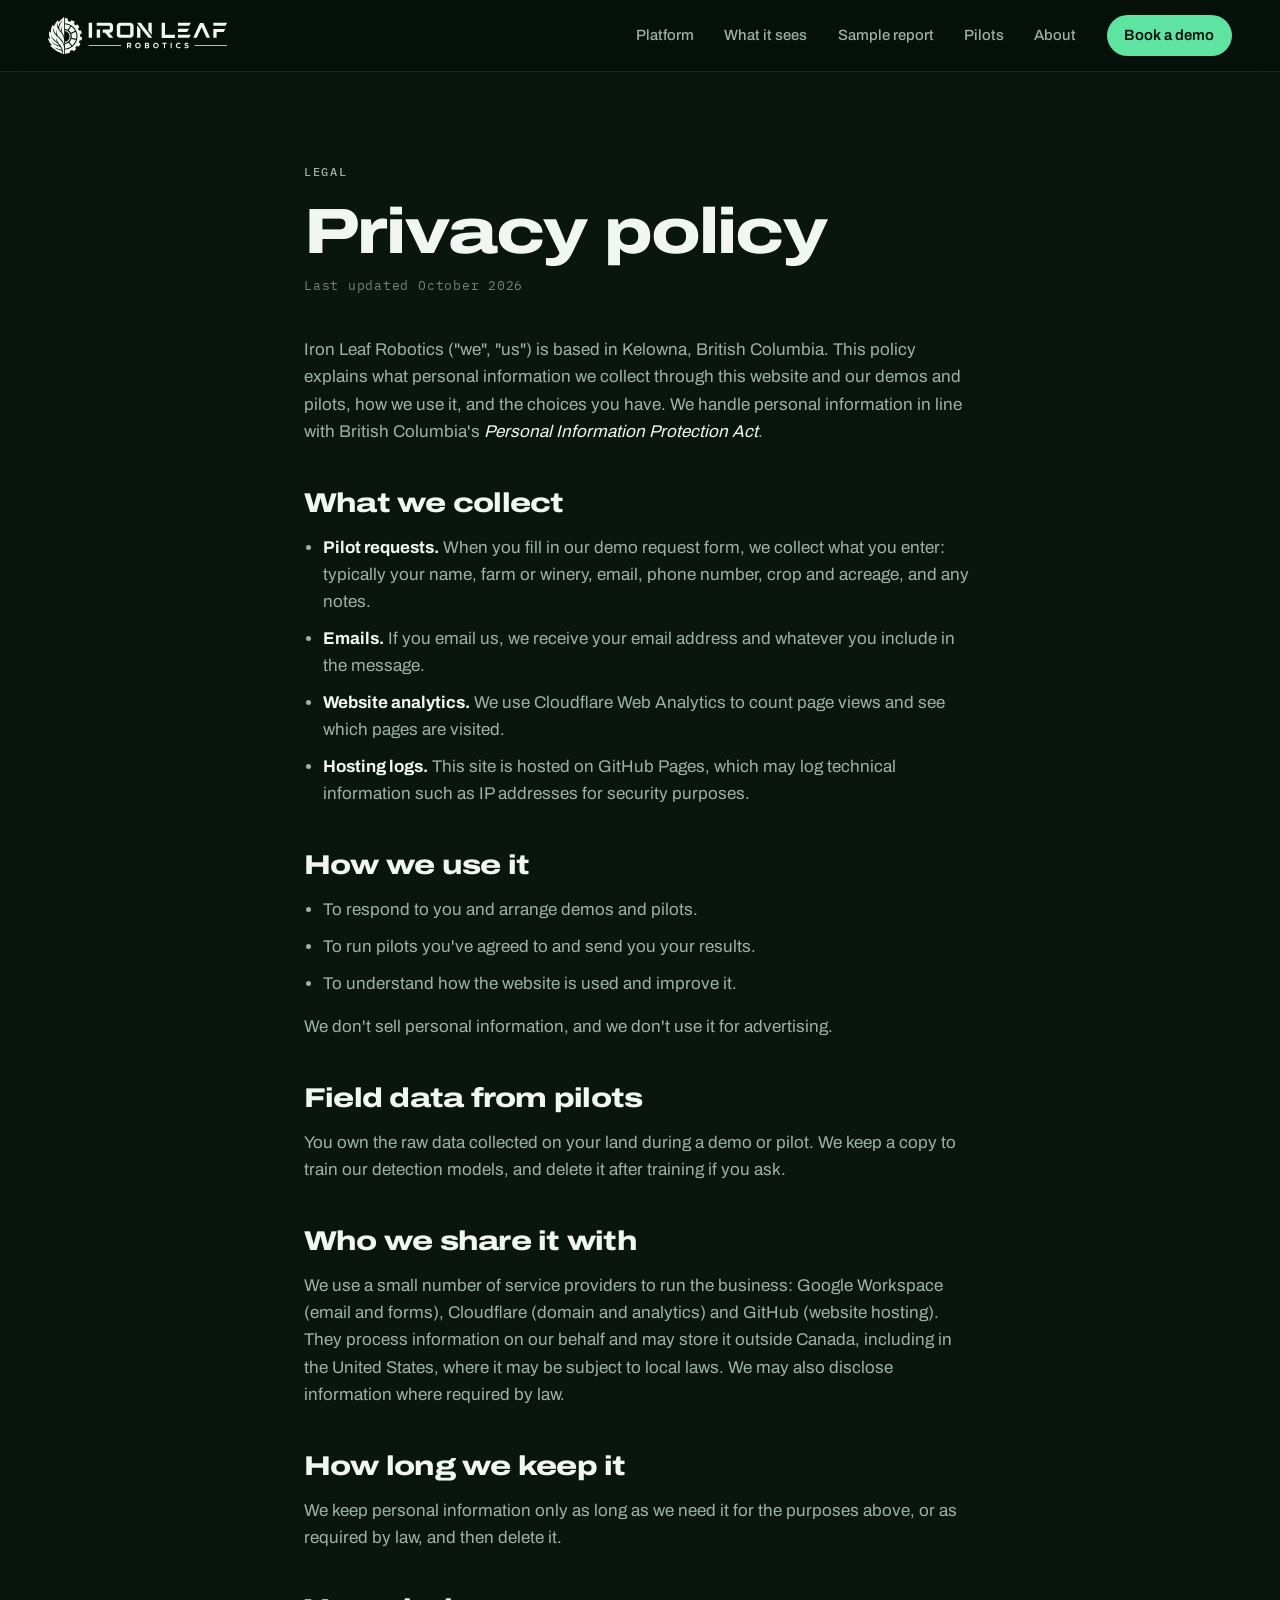
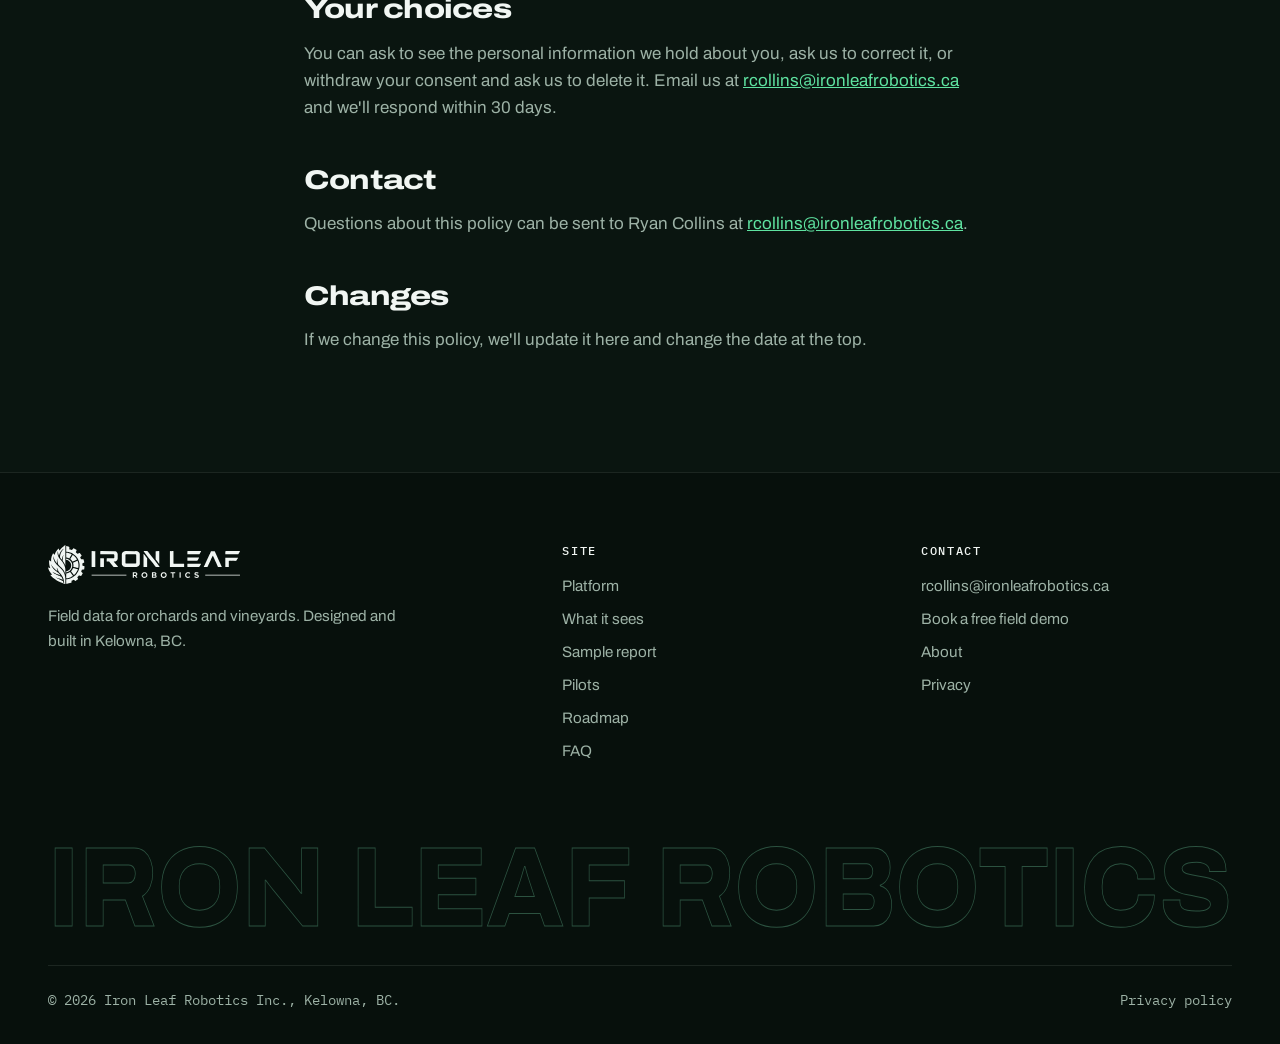
<file: privacy.html>
<!DOCTYPE html>
<html lang="en">
<head>
<meta charset="utf-8">
<meta name="viewport" content="width=device-width, initial-scale=1, viewport-fit=cover">
<title>Privacy policy | Iron Leaf Robotics</title>
<meta name="description" content="How Iron Leaf Robotics collects, uses and protects personal information.">
<meta name="theme-color" content="#07100C">
<link rel="icon" href="data:image/svg+xml,%3Csvg%20xmlns%3D%22http%3A//www.w3.org/2000/svg%22%20viewBox%3D%22126%20-39%20474%20504%22%3E%3Crect%20x%3D%22126%22%20y%3D%22-39%22%20width%3D%22474%22%20height%3D%22504%22%20rx%3D%2290%22%20fill%3D%22%230A1510%22/%3E%3Cpath%20fill%3D%22%23fff%22%20fill-rule%3D%22evenodd%22%20d%3D%22M403.0%20292.5L401.8%20292.2L392.5%20297.8L383.5%20302.0L372.5%20305.8L370.5%20306.0L369.0%20306.8L362.2%20308.2L362.0%20308.8L362.0%20358.5L362.8%20359.2L366.8%20359.0L371.5%20358.0L374.8%20357.8L377.0%20357.0L379.8%20356.8L384.0%20355.5L386.2%20355.2L387.8%20354.5L394.2%20352.8L395.5%20352.0L402.0%20349.8L403.0%20349.0L404.2%20348.8L409.8%20346.2L420.0%20340.8L428.0%20335.8L432.8%20332.0L433.0%20331.2L428.2%20325.2L426.5%20322.5ZM434.2%20250.2L433.5%20250.8L431.8%20255.2L425.0%20268.0L417.5%20278.2L412.2%20284.0L412.2%20284.8L442.0%20323.0L442.8%20323.5L443.5%20323.5L449.0%20318.8L457.5%20309.8L464.2%20301.2L470.0%20293.0L477.8%20279.0L481.2%20270.8L484.0%20262.5L483.0%20261.8L478.8%20261.0L477.0%20260.2L474.8%20260.0L471.8%20259.0L453.8%20255.0L448.0%20253.2L441.5%20252.0L439.8%20251.2ZM480.8%20173.5L478.2%20174.0L476.8%20175.0L476.0%20175.0L471.2%20177.0L470.2%20177.8L465.8%20179.2L457.8%20183.0L456.5%20183.2L456.0%20183.8L434.0%20193.0L433.0%20194.2L433.2%20195.2L433.8%20196.0L435.8%20202.8L438.0%20217.2L438.2%20225.5L438.0%20225.8L437.8%20232.8L437.0%20236.5L437.0%20238.2L437.5%20238.8L443.8%20240.2L446.2%20240.5L448.5%20241.2L452.2%20241.8L456.5%20243.0L457.8%20243.0L463.2%20244.5L466.5%20245.0L468.5%20245.8L470.0%20245.8L473.0%20246.8L474.2%20246.8L479.0%20248.0L482.5%20248.5L486.0%20249.5L487.5%20249.2L488.2%20247.2L488.5%20244.5L489.2%20241.8L490.2%20233.0L490.2%20229.5L490.5%20229.2L490.2%20211.0L489.5%20206.8L489.2%20202.5L488.5%20200.0L487.8%20194.8L486.8%20191.5L486.8%20190.2L485.8%20188.0L485.8%20186.8L484.0%20182.2L483.8%20180.8L483.0%20179.5L481.8%20175.2ZM362.5%20152.0L361.5%20152.8L361.5%20162.5L362.0%20163.2L366.8%20164.5L369.0%20164.8L369.8%20165.2L372.8%20166.0L379.5%20168.8L383.8%20171.0L388.0%20173.8L392.8%20177.5L398.0%20182.5L400.8%20185.8L406.2%20193.8L409.5%20200.5L412.0%20207.8L413.2%20213.8L414.0%20220.5L413.8%20229.2L413.0%20234.2L412.0%20237.5L412.0%20238.8L408.5%20248.5L403.8%20257.0L397.8%20264.8L392.2%20270.0L386.5%20274.5L380.5%20278.0L373.8%20281.0L368.2%20282.8L362.0%20284.0L361.5%20284.8L361.5%20294.5L362.0%20295.0L363.8%20295.0L370.5%20293.8L373.2%20292.8L375.0%20292.5L376.2%20291.8L377.8%20291.5L382.0%20289.8L387.5%20287.0L391.8%20284.5L397.0%20280.8L403.8%20274.8L407.5%20270.8L414.5%20261.2L418.8%20253.2L421.5%20246.2L421.8%20244.8L422.5%20243.2L423.0%20240.2L423.8%20238.5L424.0%20235.8L424.8%20233.0L425.0%20227.5L425.2%20227.2L425.2%20219.2L425.0%20219.0L424.8%20214.0L424.0%20211.2L423.5%20207.2L421.5%20200.5L418.2%20192.5L413.8%20184.5L408.8%20177.8L404.8%20173.2L395.2%20165.0L388.0%20160.5L381.5%20157.2L380.2%20157.0L376.5%20155.2L370.0%20153.2ZM431.0%20112.0L430.2%20112.0L429.0%20113.5L426.5%20118.2L419.2%20129.8L418.5%20131.5L415.2%20136.5L414.5%20138.2L411.2%20143.2L404.5%20155.0L404.5%20156.0L410.8%20161.2L417.8%20168.5L424.0%20176.8L426.8%20181.2L427.8%20182.0L429.2%20181.8L435.5%20178.8L439.2%20177.5L440.8%20176.5L442.0%20176.2L449.8%20172.5L461.2%20167.8L464.5%20166.0L465.8%20165.8L474.8%20161.2L474.8%20160.0L469.8%20151.2L460.8%20138.8L451.0%20128.0L443.2%20121.0L434.5%20114.2ZM362.8%2088.0L362.0%2088.8L362.0%20138.2L363.5%20139.2L369.2%20140.0L370.2%20140.5L372.5%20140.8L378.8%20142.5L385.8%20145.0L393.0%20148.8L394.2%20148.5L409.0%20123.8L411.0%20119.8L414.8%20114.0L414.8%20113.5L419.2%20106.0L419.2%20105.0L417.2%20103.5L409.0%2099.5L403.0%2097.0L401.5%2096.8L400.2%2096.0L391.5%2093.0L376.0%2089.5ZM362.5%2017.5L362.2%2017.8L362.2%2022.8L362.0%2023.0L362.0%2032.0L362.2%2032.2L362.0%2033.5L362.0%2076.2L362.2%2077.0L362.8%2077.5L364.2%2077.8L367.2%2077.8L369.5%2078.2L373.8%2078.5L377.5%2079.5L379.5%2079.5L383.0%2080.5L386.5%2081.0L389.5%2082.0L391.8%2082.2L397.2%2083.8L398.5%2084.5L400.2%2084.8L402.0%2085.8L403.5%2086.0L413.8%2090.0L429.0%2097.8L435.5%20101.8L446.0%20109.2L455.5%20117.2L464.5%20126.2L472.2%20135.5L479.0%20145.0L487.0%20159.2L490.5%20167.0L491.2%20169.5L492.0%20170.8L492.2%20172.2L494.0%20176.0L494.0%20176.8L494.8%20178.0L497.2%20186.2L500.0%20198.8L501.8%20213.5L501.8%20230.2L501.5%20230.5L501.2%20236.8L499.0%20250.8L496.5%20261.0L495.0%20265.0L495.0%20266.0L492.2%20272.5L492.0%20274.0L488.5%20282.2L484.8%20289.8L478.0%20301.2L470.0%20312.2L458.5%20325.0L451.2%20331.8L444.0%20337.8L429.8%20347.5L420.5%20352.8L413.5%20356.2L399.5%20362.0L398.8%20362.0L395.0%20363.5L393.2%20363.8L391.8%20364.5L385.8%20366.0L383.2%20366.2L381.5%20367.0L372.0%20368.8L365.5%20369.2L363.0%20369.8L362.2%20370.2L362.0%20370.8L362.0%20416.2L362.8%20417.2L363.5%20417.2L369.0%20415.8L371.8%20415.5L373.5%20414.8L379.0%20413.8L380.8%20413.0L383.2%20412.8L385.8%20411.8L387.2%20411.8L389.5%20411.0L395.2%20410.0L397.0%20409.2L399.5%20409.0L415.0%20405.2L416.0%20404.5L417.0%20401.8L418.5%20385.8L419.0%20384.5L421.2%20383.0L425.0%20381.8L431.8%20378.8L440.8%20374.0L442.8%20374.2L456.2%20386.5L457.2%20387.0L459.2%20387.0L469.0%20380.2L473.0%20377.0L484.5%20368.8L485.8%20367.5L486.2%20365.8L485.8%20364.0L483.0%20358.8L478.8%20349.2L478.5%20347.8L479.8%20345.8L486.0%20339.2L494.0%20329.5L495.5%20328.5L499.8%20329.5L506.0%20331.8L507.8%20332.0L515.5%20334.8L517.8%20334.5L524.5%20324.2L535.0%20306.0L534.8%20303.2L533.0%20301.5L519.0%20290.5L518.2%20289.5L518.2%20288.5L520.5%20283.0L520.8%20281.5L521.5%20280.2L522.5%20276.5L524.5%20271.2L524.8%20269.5L526.0%20267.8L537.5%20266.5L547.2%20266.0L548.5%20265.5L549.5%20264.5L552.2%20246.8L553.5%20235.0L552.2%20232.5L545.2%20229.8L544.2%20229.0L543.5%20229.0L535.0%20225.0L533.8%20224.8L531.8%20223.2L531.5%20214.8L530.5%20205.0L530.5%20202.2L531.0%20201.2L549.8%20191.5L550.8%20190.2L550.5%20186.5L549.8%20184.8L549.8%20183.2L548.8%20181.0L548.5%20178.8L547.8%20177.2L546.8%20172.5L545.8%20170.0L545.8%20169.0L543.2%20161.0L543.2%20160.0L542.0%20158.0L540.8%20157.5L519.2%20157.5L518.5%20157.2L517.0%20155.2L516.5%20153.5L512.8%20145.5L508.0%20136.5L508.2%20135.8L522.8%20120.5L523.0%20118.5L521.5%20115.8L504.2%2092.5L503.0%2091.2L501.0%2091.0L480.8%2099.2L479.2%2098.8L473.0%2092.8L464.8%2086.0L462.5%2083.5L462.5%2082.0L467.5%2070.5L468.8%2066.8L469.5%2065.8L470.8%2061.8L470.8%2061.0L470.0%2059.5L468.0%2058.0L439.5%2042.0L437.8%2042.0L435.8%2043.8L424.2%2058.0L421.5%2060.8L420.8%2060.8L403.8%2055.0L396.8%2053.2L395.8%2052.8L394.8%2051.2L394.8%2029.2L395.0%2028.8L394.5%2026.8L390.2%2025.0L388.2%2024.8L386.8%2024.0L385.8%2024.0L380.0%2022.0L379.0%2022.0L376.5%2021.0L375.5%2021.0L363.8%2017.5ZM352.8%207.0L350.8%208.0L336.5%2019.5L316.8%2037.2L305.0%2048.8L298.5%2056.0L291.2%2065.2L290.2%2064.5L288.8%2060.5L288.5%2058.8L286.0%2051.8L284.2%2044.0L283.2%2044.0L273.0%2053.8L268.0%2059.2L258.2%2072.5L253.2%2081.0L248.0%2091.2L243.0%20103.5L243.0%20104.2L242.0%20106.2L241.0%20109.8L240.2%20110.8L239.5%20110.8L229.5%2098.0L227.0%2094.2L226.2%2093.5L225.2%2094.2L221.2%20101.8L214.0%20118.0L210.2%20128.8L207.8%20138.0L205.0%20152.2L205.0%20155.2L204.5%20158.8L204.2%20170.2L204.5%20170.5L204.5%20175.5L204.8%20175.8L205.0%20181.2L204.5%20181.8L203.5%20181.5L185.8%20168.0L184.2%20167.2L183.8%20167.8L183.5%20175.2L183.2%20175.5L183.2%20189.5L183.5%20189.8L184.0%20202.8L185.2%20211.2L185.2%20213.2L188.2%20228.2L189.0%20229.8L189.2%20231.8L191.8%20240.5L195.0%20249.0L195.5%20251.2L194.2%20251.5L185.0%20248.0L181.5%20247.0L175.2%20244.2L173.0%20243.5L172.2%20243.8L172.2%20245.0L173.8%20250.5L179.0%20265.8L181.0%20269.8L183.0%20275.0L191.0%20289.8L195.0%20295.8L202.0%20304.5L207.5%20310.2L216.8%20318.2L216.5%20319.0L215.2%20319.5L214.0%20319.5L210.2%20320.5L208.8%20320.5L205.0%20321.5L196.5%20322.8L196.0%20323.2L196.0%20323.8L205.0%20334.2L214.8%20344.0L223.5%20351.8L231.5%20358.0L234.5%20360.8L249.8%20372.0L263.8%20381.2L278.0%20389.5L291.0%20396.0L295.2%20397.8L296.2%20398.5L297.5%20398.8L299.2%20399.8L300.5%20400.0L302.2%20401.0L315.2%20406.2L323.8%20409.2L324.5%20409.2L325.8%20410.0L332.5%20412.0L333.8%20412.8L340.2%20414.8L341.5%20415.5L352.0%20418.8L353.0%20418.2L353.0%20369.2L352.8%20369.0L352.8%20361.2L352.5%20361.0L352.2%20354.8L351.5%20347.5L348.8%20331.0L344.8%20316.0L340.8%20305.0L338.0%20298.8L332.8%20288.5L326.2%20278.5L318.0%20268.0L307.8%20256.8L295.0%20244.0L277.8%20228.0L264.5%20214.8L253.8%20202.5L245.5%20191.2L238.8%20179.8L235.0%20171.2L231.0%20159.8L228.5%20148.5L228.2%20145.0L227.5%20141.5L227.0%20128.5L227.8%20127.0L228.8%20128.8L230.0%20134.8L233.0%20143.5L233.0%20144.2L234.0%20146.2L234.0%20147.0L235.0%20148.8L235.2%20150.2L239.2%20160.2L240.0%20161.2L240.2%20162.5L244.0%20170.0L251.0%20182.2L252.0%20183.2L256.5%20190.2L266.5%20202.2L266.8%20202.0L266.8%20199.5L266.0%20196.0L265.0%20187.2L264.8%20172.0L265.0%20171.8L265.2%20164.2L266.8%20154.0L267.8%20150.5L268.2%20150.0L268.8%20150.5L269.0%20161.0L269.2%20161.2L269.5%20167.0L272.0%20185.8L273.0%20189.8L273.5%20193.8L274.2%20195.8L276.0%20204.0L278.2%20211.2L280.2%20216.2L285.5%20221.8L298.2%20233.2L315.8%20250.5L323.8%20259.5L329.0%20266.2L334.8%20274.5L340.8%20285.0L343.8%20291.0L347.8%20300.5L348.0%20302.0L349.0%20303.8L349.2%20305.2L350.0%20306.5L352.0%20312.5L352.8%20313.2L353.0%20313.0L353.0%20303.2L353.2%20303.0L353.2%20272.2L353.0%20272.0L352.8%20261.2L351.8%20255.5L351.5%20251.8L351.0%20250.5L349.8%20243.5L349.2%20242.5L348.5%20238.5L347.8%20237.0L347.8%20236.0L344.5%20226.2L340.8%20217.2L335.2%20206.2L326.2%20191.5L314.8%20176.0L294.2%20151.2L285.0%20138.0L280.8%20130.2L275.8%20118.5L273.0%20108.0L271.8%2096.5L271.8%2090.2L272.0%2090.0L272.0%2086.0L273.5%2076.0L274.2%2074.0L274.8%2073.8L275.5%2075.0L276.0%2082.0L277.0%2087.2L277.0%2089.2L277.8%2091.5L279.2%2099.5L280.8%20103.8L281.0%20105.8L282.5%20110.5L283.2%20111.8L285.0%20116.8L286.2%20119.2L286.8%20119.5L287.5%20118.5L287.8%20116.0L290.2%20106.5L294.0%2096.2L299.5%2085.0L304.8%2076.2L305.8%2075.2L311.2%2067.2L320.5%2057.2L330.5%2049.0L334.0%2046.8L335.0%2047.0L334.5%2048.2L326.0%2058.5L317.8%2070.5L311.8%2080.8L307.8%2089.0L305.8%2094.2L305.0%2095.2L301.2%20106.0L298.8%20116.8L298.8%20118.2L298.0%20121.5L297.8%20129.0L297.5%20129.2L297.8%20135.5L298.2%20138.8L301.0%20143.2L314.2%20159.8L316.0%20161.5L316.5%20161.5L317.2%20158.2L317.5%20153.8L319.0%20145.2L319.8%20143.5L320.0%20141.5L321.0%20139.0L321.8%20135.8L322.8%20134.0L322.8%20133.2L324.8%20128.0L328.2%20120.5L332.0%20114.0L333.2%20112.5L333.8%20112.8L333.8%20114.2L332.2%20118.5L332.0%20120.8L331.0%20122.8L331.0%20124.0L330.0%20127.0L329.2%20131.8L328.5%20133.8L328.2%20136.5L327.0%20142.0L326.8%20146.0L326.0%20148.5L325.2%20161.2L325.0%20161.5L325.0%20169.0L325.5%20172.5L326.2%20174.8L335.5%20188.0L341.8%20199.0L344.5%20204.5L347.2%20211.5L349.0%20215.0L352.0%20223.5L352.8%20224.2L353.0%20224.0L353.0%2066.8L353.2%2066.5L353.0%2066.0L353.0%2018.2L353.2%2018.0L353.0%208.2L353.2%207.8ZM205.0%20212.2L205.8%20212.5L209.0%20218.5L214.0%20226.5L221.2%20236.5L232.5%20249.8L243.2%20260.5L248.5%20265.2L257.8%20273.0L269.2%20281.8L270.8%20282.5L271.0%20281.2L269.0%20275.8L268.8%20273.8L267.8%20271.5L267.8%20270.2L267.0%20268.0L265.2%20259.0L264.2%20247.2L264.8%20246.0L265.5%20246.5L268.0%20253.5L269.0%20255.2L274.8%20270.0L279.0%20279.2L280.8%20282.2L282.0%20285.5L286.2%20293.8L287.2%20295.2L300.2%20308.5L307.0%20316.5L317.5%20331.2L325.8%20346.0L330.8%20357.5L331.0%20359.0L332.0%20360.5L332.0%20361.5L333.0%20363.8L334.0%20367.8L334.8%20369.0L335.0%20371.2L335.8%20373.0L336.8%20379.0L337.2%20380.0L337.5%20383.2L338.2%20386.0L339.0%20391.8L339.0%20394.5L340.0%20403.5L340.0%20406.8L339.5%20407.8L339.0%20408.0L336.8%20407.0L334.5%20406.5L332.8%20405.8L332.0%20405.0L331.8%20401.2L331.0%20399.0L330.8%20395.5L329.5%20389.5L328.5%20388.0L326.0%20386.2L310.0%20378.0L301.8%20374.2L297.5%20372.8L296.5%20372.0L293.5%20371.0L283.2%20366.2L278.5%20364.5L269.5%20360.0L266.8%20359.0L256.8%20354.0L251.5%20351.0L249.2%20349.2L249.5%20348.8L252.0%20349.0L255.8%20350.5L259.8%20351.8L260.8%20351.8L262.8%20352.8L269.5%20354.5L276.0%20356.8L278.0%20357.0L285.0%20359.5L286.8%20359.8L288.0%20360.5L289.8%20360.8L291.8%20361.8L292.5%20361.8L296.2%20363.2L298.0%20363.5L311.5%20368.8L312.2%20368.8L313.8%20369.8L316.5%20370.8L324.5%20374.5L325.5%20374.5L325.5%20373.2L324.8%20371.5L324.5%20369.8L320.0%20357.8L315.8%20348.8L312.0%20343.0L304.2%20338.8L288.8%20332.2L287.2%20332.0L285.5%20331.0L284.8%20331.0L279.0%20328.5L277.0%20328.0L275.2%20327.0L274.5%20327.0L262.2%20321.5L254.0%20317.0L253.5%20317.0L241.2%20309.8L233.8%20304.5L222.0%20295.0L216.8%20289.8L216.5%20289.2L216.8%20288.8L217.8%20289.0L224.8%20293.8L233.0%20298.5L251.5%20307.8L254.5%20308.8L255.5%20309.5L261.5%20312.0L264.2%20312.8L268.8%20314.8L269.5%20314.8L270.8%20315.5L274.8%20316.8L276.0%20317.5L277.5%20317.8L278.8%20318.5L281.0%20319.0L286.2%20321.2L287.0%20321.2L291.8%20323.0L297.0%20325.5L298.2%20325.8L299.8%20326.8L301.8%20327.2L301.8%20326.2L300.0%20323.5L295.5%20317.8L289.2%20310.5L282.2%20303.5L274.2%20296.8L264.8%20290.2L251.0%20279.8L244.0%20273.8L231.0%20260.5L222.0%20248.8L216.8%20240.5L212.8%20233.2L208.8%20224.5L206.8%20218.5L206.0%20217.2L205.5%20215.0L204.8%20214.0Z%22/%3E%3C/svg%3E">
<link rel="apple-touch-icon" href="/assets/apple-touch-icon.png">
<link rel="canonical" href="https://www.ironleafrobotics.ca/privacy.html">
<link rel="preload" href="/assets/fonts/archivo-latin-var.woff2" as="font" type="font/woff2" crossorigin>
<link rel="stylesheet" href="/assets/css/site.css">
<script>document.documentElement.classList.add('js');</script>
<style>
  .legal-page { padding-bottom: clamp(4rem, 8vw, 7rem); }
  .legal { max-width: 46rem; }
  .legal h1 { font-size: clamp(2.4rem, 6vw, 4rem); margin-bottom: .75rem; }
  .legal .updated { font-family: var(--mono); font-size: .8rem; color: var(--dim); letter-spacing: .06em; margin-bottom: 2.5rem; }
  .legal h2 { font-size: clamp(1.3rem, 2.6vw, 1.7rem); margin: 2.75rem 0 1rem; max-width: none; }
  .legal p, .legal li { color: var(--muted); }
  .legal strong, .legal em { color: var(--text); }
  .legal ul { padding-left: 1.2rem; margin: 0 0 1rem; }
  .legal li { margin-bottom: .6rem; }
  .legal a { color: var(--mint); }
</style>
</head>

<body>
<a class="skip" href="#main">Skip to content</a>

<!-- Logo, drawn once and reused everywhere with <use> -->
<svg width="0" height="0" style="position:absolute" aria-hidden="true">
  <symbol id="ilr-mark" viewBox="166 1 394 424"><path fill-rule="evenodd" d="M403.0 292.5L401.8 292.2L392.5 297.8L383.5 302.0L372.5 305.8L370.5 306.0L369.0 306.8L362.2 308.2L362.0 308.8L362.0 358.5L362.8 359.2L366.8 359.0L371.5 358.0L374.8 357.8L377.0 357.0L379.8 356.8L384.0 355.5L386.2 355.2L387.8 354.5L394.2 352.8L395.5 352.0L402.0 349.8L403.0 349.0L404.2 348.8L409.8 346.2L420.0 340.8L428.0 335.8L432.8 332.0L433.0 331.2L428.2 325.2L426.5 322.5ZM434.2 250.2L433.5 250.8L431.8 255.2L425.0 268.0L417.5 278.2L412.2 284.0L412.2 284.8L442.0 323.0L442.8 323.5L443.5 323.5L449.0 318.8L457.5 309.8L464.2 301.2L470.0 293.0L477.8 279.0L481.2 270.8L484.0 262.5L483.0 261.8L478.8 261.0L477.0 260.2L474.8 260.0L471.8 259.0L453.8 255.0L448.0 253.2L441.5 252.0L439.8 251.2ZM480.8 173.5L478.2 174.0L476.8 175.0L476.0 175.0L471.2 177.0L470.2 177.8L465.8 179.2L457.8 183.0L456.5 183.2L456.0 183.8L434.0 193.0L433.0 194.2L433.2 195.2L433.8 196.0L435.8 202.8L438.0 217.2L438.2 225.5L438.0 225.8L437.8 232.8L437.0 236.5L437.0 238.2L437.5 238.8L443.8 240.2L446.2 240.5L448.5 241.2L452.2 241.8L456.5 243.0L457.8 243.0L463.2 244.5L466.5 245.0L468.5 245.8L470.0 245.8L473.0 246.8L474.2 246.8L479.0 248.0L482.5 248.5L486.0 249.5L487.5 249.2L488.2 247.2L488.5 244.5L489.2 241.8L490.2 233.0L490.2 229.5L490.5 229.2L490.2 211.0L489.5 206.8L489.2 202.5L488.5 200.0L487.8 194.8L486.8 191.5L486.8 190.2L485.8 188.0L485.8 186.8L484.0 182.2L483.8 180.8L483.0 179.5L481.8 175.2ZM362.5 152.0L361.5 152.8L361.5 162.5L362.0 163.2L366.8 164.5L369.0 164.8L369.8 165.2L372.8 166.0L379.5 168.8L383.8 171.0L388.0 173.8L392.8 177.5L398.0 182.5L400.8 185.8L406.2 193.8L409.5 200.5L412.0 207.8L413.2 213.8L414.0 220.5L413.8 229.2L413.0 234.2L412.0 237.5L412.0 238.8L408.5 248.5L403.8 257.0L397.8 264.8L392.2 270.0L386.5 274.5L380.5 278.0L373.8 281.0L368.2 282.8L362.0 284.0L361.5 284.8L361.5 294.5L362.0 295.0L363.8 295.0L370.5 293.8L373.2 292.8L375.0 292.5L376.2 291.8L377.8 291.5L382.0 289.8L387.5 287.0L391.8 284.5L397.0 280.8L403.8 274.8L407.5 270.8L414.5 261.2L418.8 253.2L421.5 246.2L421.8 244.8L422.5 243.2L423.0 240.2L423.8 238.5L424.0 235.8L424.8 233.0L425.0 227.5L425.2 227.2L425.2 219.2L425.0 219.0L424.8 214.0L424.0 211.2L423.5 207.2L421.5 200.5L418.2 192.5L413.8 184.5L408.8 177.8L404.8 173.2L395.2 165.0L388.0 160.5L381.5 157.2L380.2 157.0L376.5 155.2L370.0 153.2ZM431.0 112.0L430.2 112.0L429.0 113.5L426.5 118.2L419.2 129.8L418.5 131.5L415.2 136.5L414.5 138.2L411.2 143.2L404.5 155.0L404.5 156.0L410.8 161.2L417.8 168.5L424.0 176.8L426.8 181.2L427.8 182.0L429.2 181.8L435.5 178.8L439.2 177.5L440.8 176.5L442.0 176.2L449.8 172.5L461.2 167.8L464.5 166.0L465.8 165.8L474.8 161.2L474.8 160.0L469.8 151.2L460.8 138.8L451.0 128.0L443.2 121.0L434.5 114.2ZM362.8 88.0L362.0 88.8L362.0 138.2L363.5 139.2L369.2 140.0L370.2 140.5L372.5 140.8L378.8 142.5L385.8 145.0L393.0 148.8L394.2 148.5L409.0 123.8L411.0 119.8L414.8 114.0L414.8 113.5L419.2 106.0L419.2 105.0L417.2 103.5L409.0 99.5L403.0 97.0L401.5 96.8L400.2 96.0L391.5 93.0L376.0 89.5ZM362.5 17.5L362.2 17.8L362.2 22.8L362.0 23.0L362.0 32.0L362.2 32.2L362.0 33.5L362.0 76.2L362.2 77.0L362.8 77.5L364.2 77.8L367.2 77.8L369.5 78.2L373.8 78.5L377.5 79.5L379.5 79.5L383.0 80.5L386.5 81.0L389.5 82.0L391.8 82.2L397.2 83.8L398.5 84.5L400.2 84.8L402.0 85.8L403.5 86.0L413.8 90.0L429.0 97.8L435.5 101.8L446.0 109.2L455.5 117.2L464.5 126.2L472.2 135.5L479.0 145.0L487.0 159.2L490.5 167.0L491.2 169.5L492.0 170.8L492.2 172.2L494.0 176.0L494.0 176.8L494.8 178.0L497.2 186.2L500.0 198.8L501.8 213.5L501.8 230.2L501.5 230.5L501.2 236.8L499.0 250.8L496.5 261.0L495.0 265.0L495.0 266.0L492.2 272.5L492.0 274.0L488.5 282.2L484.8 289.8L478.0 301.2L470.0 312.2L458.5 325.0L451.2 331.8L444.0 337.8L429.8 347.5L420.5 352.8L413.5 356.2L399.5 362.0L398.8 362.0L395.0 363.5L393.2 363.8L391.8 364.5L385.8 366.0L383.2 366.2L381.5 367.0L372.0 368.8L365.5 369.2L363.0 369.8L362.2 370.2L362.0 370.8L362.0 416.2L362.8 417.2L363.5 417.2L369.0 415.8L371.8 415.5L373.5 414.8L379.0 413.8L380.8 413.0L383.2 412.8L385.8 411.8L387.2 411.8L389.5 411.0L395.2 410.0L397.0 409.2L399.5 409.0L415.0 405.2L416.0 404.5L417.0 401.8L418.5 385.8L419.0 384.5L421.2 383.0L425.0 381.8L431.8 378.8L440.8 374.0L442.8 374.2L456.2 386.5L457.2 387.0L459.2 387.0L469.0 380.2L473.0 377.0L484.5 368.8L485.8 367.5L486.2 365.8L485.8 364.0L483.0 358.8L478.8 349.2L478.5 347.8L479.8 345.8L486.0 339.2L494.0 329.5L495.5 328.5L499.8 329.5L506.0 331.8L507.8 332.0L515.5 334.8L517.8 334.5L524.5 324.2L535.0 306.0L534.8 303.2L533.0 301.5L519.0 290.5L518.2 289.5L518.2 288.5L520.5 283.0L520.8 281.5L521.5 280.2L522.5 276.5L524.5 271.2L524.8 269.5L526.0 267.8L537.5 266.5L547.2 266.0L548.5 265.5L549.5 264.5L552.2 246.8L553.5 235.0L552.2 232.5L545.2 229.8L544.2 229.0L543.5 229.0L535.0 225.0L533.8 224.8L531.8 223.2L531.5 214.8L530.5 205.0L530.5 202.2L531.0 201.2L549.8 191.5L550.8 190.2L550.5 186.5L549.8 184.8L549.8 183.2L548.8 181.0L548.5 178.8L547.8 177.2L546.8 172.5L545.8 170.0L545.8 169.0L543.2 161.0L543.2 160.0L542.0 158.0L540.8 157.5L519.2 157.5L518.5 157.2L517.0 155.2L516.5 153.5L512.8 145.5L508.0 136.5L508.2 135.8L522.8 120.5L523.0 118.5L521.5 115.8L504.2 92.5L503.0 91.2L501.0 91.0L480.8 99.2L479.2 98.8L473.0 92.8L464.8 86.0L462.5 83.5L462.5 82.0L467.5 70.5L468.8 66.8L469.5 65.8L470.8 61.8L470.8 61.0L470.0 59.5L468.0 58.0L439.5 42.0L437.8 42.0L435.8 43.8L424.2 58.0L421.5 60.8L420.8 60.8L403.8 55.0L396.8 53.2L395.8 52.8L394.8 51.2L394.8 29.2L395.0 28.8L394.5 26.8L390.2 25.0L388.2 24.8L386.8 24.0L385.8 24.0L380.0 22.0L379.0 22.0L376.5 21.0L375.5 21.0L363.8 17.5ZM352.8 7.0L350.8 8.0L336.5 19.5L316.8 37.2L305.0 48.8L298.5 56.0L291.2 65.2L290.2 64.5L288.8 60.5L288.5 58.8L286.0 51.8L284.2 44.0L283.2 44.0L273.0 53.8L268.0 59.2L258.2 72.5L253.2 81.0L248.0 91.2L243.0 103.5L243.0 104.2L242.0 106.2L241.0 109.8L240.2 110.8L239.5 110.8L229.5 98.0L227.0 94.2L226.2 93.5L225.2 94.2L221.2 101.8L214.0 118.0L210.2 128.8L207.8 138.0L205.0 152.2L205.0 155.2L204.5 158.8L204.2 170.2L204.5 170.5L204.5 175.5L204.8 175.8L205.0 181.2L204.5 181.8L203.5 181.5L185.8 168.0L184.2 167.2L183.8 167.8L183.5 175.2L183.2 175.5L183.2 189.5L183.5 189.8L184.0 202.8L185.2 211.2L185.2 213.2L188.2 228.2L189.0 229.8L189.2 231.8L191.8 240.5L195.0 249.0L195.5 251.2L194.2 251.5L185.0 248.0L181.5 247.0L175.2 244.2L173.0 243.5L172.2 243.8L172.2 245.0L173.8 250.5L179.0 265.8L181.0 269.8L183.0 275.0L191.0 289.8L195.0 295.8L202.0 304.5L207.5 310.2L216.8 318.2L216.5 319.0L215.2 319.5L214.0 319.5L210.2 320.5L208.8 320.5L205.0 321.5L196.5 322.8L196.0 323.2L196.0 323.8L205.0 334.2L214.8 344.0L223.5 351.8L231.5 358.0L234.5 360.8L249.8 372.0L263.8 381.2L278.0 389.5L291.0 396.0L295.2 397.8L296.2 398.5L297.5 398.8L299.2 399.8L300.5 400.0L302.2 401.0L315.2 406.2L323.8 409.2L324.5 409.2L325.8 410.0L332.5 412.0L333.8 412.8L340.2 414.8L341.5 415.5L352.0 418.8L353.0 418.2L353.0 369.2L352.8 369.0L352.8 361.2L352.5 361.0L352.2 354.8L351.5 347.5L348.8 331.0L344.8 316.0L340.8 305.0L338.0 298.8L332.8 288.5L326.2 278.5L318.0 268.0L307.8 256.8L295.0 244.0L277.8 228.0L264.5 214.8L253.8 202.5L245.5 191.2L238.8 179.8L235.0 171.2L231.0 159.8L228.5 148.5L228.2 145.0L227.5 141.5L227.0 128.5L227.8 127.0L228.8 128.8L230.0 134.8L233.0 143.5L233.0 144.2L234.0 146.2L234.0 147.0L235.0 148.8L235.2 150.2L239.2 160.2L240.0 161.2L240.2 162.5L244.0 170.0L251.0 182.2L252.0 183.2L256.5 190.2L266.5 202.2L266.8 202.0L266.8 199.5L266.0 196.0L265.0 187.2L264.8 172.0L265.0 171.8L265.2 164.2L266.8 154.0L267.8 150.5L268.2 150.0L268.8 150.5L269.0 161.0L269.2 161.2L269.5 167.0L272.0 185.8L273.0 189.8L273.5 193.8L274.2 195.8L276.0 204.0L278.2 211.2L280.2 216.2L285.5 221.8L298.2 233.2L315.8 250.5L323.8 259.5L329.0 266.2L334.8 274.5L340.8 285.0L343.8 291.0L347.8 300.5L348.0 302.0L349.0 303.8L349.2 305.2L350.0 306.5L352.0 312.5L352.8 313.2L353.0 313.0L353.0 303.2L353.2 303.0L353.2 272.2L353.0 272.0L352.8 261.2L351.8 255.5L351.5 251.8L351.0 250.5L349.8 243.5L349.2 242.5L348.5 238.5L347.8 237.0L347.8 236.0L344.5 226.2L340.8 217.2L335.2 206.2L326.2 191.5L314.8 176.0L294.2 151.2L285.0 138.0L280.8 130.2L275.8 118.5L273.0 108.0L271.8 96.5L271.8 90.2L272.0 90.0L272.0 86.0L273.5 76.0L274.2 74.0L274.8 73.8L275.5 75.0L276.0 82.0L277.0 87.2L277.0 89.2L277.8 91.5L279.2 99.5L280.8 103.8L281.0 105.8L282.5 110.5L283.2 111.8L285.0 116.8L286.2 119.2L286.8 119.5L287.5 118.5L287.8 116.0L290.2 106.5L294.0 96.2L299.5 85.0L304.8 76.2L305.8 75.2L311.2 67.2L320.5 57.2L330.5 49.0L334.0 46.8L335.0 47.0L334.5 48.2L326.0 58.5L317.8 70.5L311.8 80.8L307.8 89.0L305.8 94.2L305.0 95.2L301.2 106.0L298.8 116.8L298.8 118.2L298.0 121.5L297.8 129.0L297.5 129.2L297.8 135.5L298.2 138.8L301.0 143.2L314.2 159.8L316.0 161.5L316.5 161.5L317.2 158.2L317.5 153.8L319.0 145.2L319.8 143.5L320.0 141.5L321.0 139.0L321.8 135.8L322.8 134.0L322.8 133.2L324.8 128.0L328.2 120.5L332.0 114.0L333.2 112.5L333.8 112.8L333.8 114.2L332.2 118.5L332.0 120.8L331.0 122.8L331.0 124.0L330.0 127.0L329.2 131.8L328.5 133.8L328.2 136.5L327.0 142.0L326.8 146.0L326.0 148.5L325.2 161.2L325.0 161.5L325.0 169.0L325.5 172.5L326.2 174.8L335.5 188.0L341.8 199.0L344.5 204.5L347.2 211.5L349.0 215.0L352.0 223.5L352.8 224.2L353.0 224.0L353.0 66.8L353.2 66.5L353.0 66.0L353.0 18.2L353.2 18.0L353.0 8.2L353.2 7.8ZM205.0 212.2L205.8 212.5L209.0 218.5L214.0 226.5L221.2 236.5L232.5 249.8L243.2 260.5L248.5 265.2L257.8 273.0L269.2 281.8L270.8 282.5L271.0 281.2L269.0 275.8L268.8 273.8L267.8 271.5L267.8 270.2L267.0 268.0L265.2 259.0L264.2 247.2L264.8 246.0L265.5 246.5L268.0 253.5L269.0 255.2L274.8 270.0L279.0 279.2L280.8 282.2L282.0 285.5L286.2 293.8L287.2 295.2L300.2 308.5L307.0 316.5L317.5 331.2L325.8 346.0L330.8 357.5L331.0 359.0L332.0 360.5L332.0 361.5L333.0 363.8L334.0 367.8L334.8 369.0L335.0 371.2L335.8 373.0L336.8 379.0L337.2 380.0L337.5 383.2L338.2 386.0L339.0 391.8L339.0 394.5L340.0 403.5L340.0 406.8L339.5 407.8L339.0 408.0L336.8 407.0L334.5 406.5L332.8 405.8L332.0 405.0L331.8 401.2L331.0 399.0L330.8 395.5L329.5 389.5L328.5 388.0L326.0 386.2L310.0 378.0L301.8 374.2L297.5 372.8L296.5 372.0L293.5 371.0L283.2 366.2L278.5 364.5L269.5 360.0L266.8 359.0L256.8 354.0L251.5 351.0L249.2 349.2L249.5 348.8L252.0 349.0L255.8 350.5L259.8 351.8L260.8 351.8L262.8 352.8L269.5 354.5L276.0 356.8L278.0 357.0L285.0 359.5L286.8 359.8L288.0 360.5L289.8 360.8L291.8 361.8L292.5 361.8L296.2 363.2L298.0 363.5L311.5 368.8L312.2 368.8L313.8 369.8L316.5 370.8L324.5 374.5L325.5 374.5L325.5 373.2L324.8 371.5L324.5 369.8L320.0 357.8L315.8 348.8L312.0 343.0L304.2 338.8L288.8 332.2L287.2 332.0L285.5 331.0L284.8 331.0L279.0 328.5L277.0 328.0L275.2 327.0L274.5 327.0L262.2 321.5L254.0 317.0L253.5 317.0L241.2 309.8L233.8 304.5L222.0 295.0L216.8 289.8L216.5 289.2L216.8 288.8L217.8 289.0L224.8 293.8L233.0 298.5L251.5 307.8L254.5 308.8L255.5 309.5L261.5 312.0L264.2 312.8L268.8 314.8L269.5 314.8L270.8 315.5L274.8 316.8L276.0 317.5L277.5 317.8L278.8 318.5L281.0 319.0L286.2 321.2L287.0 321.2L291.8 323.0L297.0 325.5L298.2 325.8L299.8 326.8L301.8 327.2L301.8 326.2L300.0 323.5L295.5 317.8L289.2 310.5L282.2 303.5L274.2 296.8L264.8 290.2L251.0 279.8L244.0 273.8L231.0 260.5L222.0 248.8L216.8 240.5L212.8 233.2L208.8 224.5L206.8 218.5L206.0 217.2L205.5 215.0L204.8 214.0Z"/></symbol>
  <symbol id="ilr-lockup" viewBox="12 1 688 565"><path fill-rule="evenodd" d="M403.0 292.5L401.8 292.2L392.5 297.8L383.5 302.0L372.5 305.8L370.5 306.0L369.0 306.8L362.2 308.2L362.0 308.8L362.0 358.5L362.8 359.2L366.8 359.0L371.5 358.0L374.8 357.8L377.0 357.0L379.8 356.8L384.0 355.5L386.2 355.2L387.8 354.5L394.2 352.8L395.5 352.0L402.0 349.8L403.0 349.0L404.2 348.8L409.8 346.2L420.0 340.8L428.0 335.8L432.8 332.0L433.0 331.2L428.2 325.2L426.5 322.5ZM434.2 250.2L433.5 250.8L431.8 255.2L425.0 268.0L417.5 278.2L412.2 284.0L412.2 284.8L442.0 323.0L442.8 323.5L443.5 323.5L449.0 318.8L457.5 309.8L464.2 301.2L470.0 293.0L477.8 279.0L481.2 270.8L484.0 262.5L483.0 261.8L478.8 261.0L477.0 260.2L474.8 260.0L471.8 259.0L453.8 255.0L448.0 253.2L441.5 252.0L439.8 251.2ZM480.8 173.5L478.2 174.0L476.8 175.0L476.0 175.0L471.2 177.0L470.2 177.8L465.8 179.2L457.8 183.0L456.5 183.2L456.0 183.8L434.0 193.0L433.0 194.2L433.2 195.2L433.8 196.0L435.8 202.8L438.0 217.2L438.2 225.5L438.0 225.8L437.8 232.8L437.0 236.5L437.0 238.2L437.5 238.8L443.8 240.2L446.2 240.5L448.5 241.2L452.2 241.8L456.5 243.0L457.8 243.0L463.2 244.5L466.5 245.0L468.5 245.8L470.0 245.8L473.0 246.8L474.2 246.8L479.0 248.0L482.5 248.5L486.0 249.5L487.5 249.2L488.2 247.2L488.5 244.5L489.2 241.8L490.2 233.0L490.2 229.5L490.5 229.2L490.2 211.0L489.5 206.8L489.2 202.5L488.5 200.0L487.8 194.8L486.8 191.5L486.8 190.2L485.8 188.0L485.8 186.8L484.0 182.2L483.8 180.8L483.0 179.5L481.8 175.2ZM362.5 152.0L361.5 152.8L361.5 162.5L362.0 163.2L366.8 164.5L369.0 164.8L369.8 165.2L372.8 166.0L379.5 168.8L383.8 171.0L388.0 173.8L392.8 177.5L398.0 182.5L400.8 185.8L406.2 193.8L409.5 200.5L412.0 207.8L413.2 213.8L414.0 220.5L413.8 229.2L413.0 234.2L412.0 237.5L412.0 238.8L408.5 248.5L403.8 257.0L397.8 264.8L392.2 270.0L386.5 274.5L380.5 278.0L373.8 281.0L368.2 282.8L362.0 284.0L361.5 284.8L361.5 294.5L362.0 295.0L363.8 295.0L370.5 293.8L373.2 292.8L375.0 292.5L376.2 291.8L377.8 291.5L382.0 289.8L387.5 287.0L391.8 284.5L397.0 280.8L403.8 274.8L407.5 270.8L414.5 261.2L418.8 253.2L421.5 246.2L421.8 244.8L422.5 243.2L423.0 240.2L423.8 238.5L424.0 235.8L424.8 233.0L425.0 227.5L425.2 227.2L425.2 219.2L425.0 219.0L424.8 214.0L424.0 211.2L423.5 207.2L421.5 200.5L418.2 192.5L413.8 184.5L408.8 177.8L404.8 173.2L395.2 165.0L388.0 160.5L381.5 157.2L380.2 157.0L376.5 155.2L370.0 153.2ZM431.0 112.0L430.2 112.0L429.0 113.5L426.5 118.2L419.2 129.8L418.5 131.5L415.2 136.5L414.5 138.2L411.2 143.2L404.5 155.0L404.5 156.0L410.8 161.2L417.8 168.5L424.0 176.8L426.8 181.2L427.8 182.0L429.2 181.8L435.5 178.8L439.2 177.5L440.8 176.5L442.0 176.2L449.8 172.5L461.2 167.8L464.5 166.0L465.8 165.8L474.8 161.2L474.8 160.0L469.8 151.2L460.8 138.8L451.0 128.0L443.2 121.0L434.5 114.2ZM362.8 88.0L362.0 88.8L362.0 138.2L363.5 139.2L369.2 140.0L370.2 140.5L372.5 140.8L378.8 142.5L385.8 145.0L393.0 148.8L394.2 148.5L409.0 123.8L411.0 119.8L414.8 114.0L414.8 113.5L419.2 106.0L419.2 105.0L417.2 103.5L409.0 99.5L403.0 97.0L401.5 96.8L400.2 96.0L391.5 93.0L376.0 89.5ZM362.5 17.5L362.2 17.8L362.2 22.8L362.0 23.0L362.0 32.0L362.2 32.2L362.0 33.5L362.0 76.2L362.2 77.0L362.8 77.5L364.2 77.8L367.2 77.8L369.5 78.2L373.8 78.5L377.5 79.5L379.5 79.5L383.0 80.5L386.5 81.0L389.5 82.0L391.8 82.2L397.2 83.8L398.5 84.5L400.2 84.8L402.0 85.8L403.5 86.0L413.8 90.0L429.0 97.8L435.5 101.8L446.0 109.2L455.5 117.2L464.5 126.2L472.2 135.5L479.0 145.0L487.0 159.2L490.5 167.0L491.2 169.5L492.0 170.8L492.2 172.2L494.0 176.0L494.0 176.8L494.8 178.0L497.2 186.2L500.0 198.8L501.8 213.5L501.8 230.2L501.5 230.5L501.2 236.8L499.0 250.8L496.5 261.0L495.0 265.0L495.0 266.0L492.2 272.5L492.0 274.0L488.5 282.2L484.8 289.8L478.0 301.2L470.0 312.2L458.5 325.0L451.2 331.8L444.0 337.8L429.8 347.5L420.5 352.8L413.5 356.2L399.5 362.0L398.8 362.0L395.0 363.5L393.2 363.8L391.8 364.5L385.8 366.0L383.2 366.2L381.5 367.0L372.0 368.8L365.5 369.2L363.0 369.8L362.2 370.2L362.0 370.8L362.0 416.2L362.8 417.2L363.5 417.2L369.0 415.8L371.8 415.5L373.5 414.8L379.0 413.8L380.8 413.0L383.2 412.8L385.8 411.8L387.2 411.8L389.5 411.0L395.2 410.0L397.0 409.2L399.5 409.0L415.0 405.2L416.0 404.5L417.0 401.8L418.5 385.8L419.0 384.5L421.2 383.0L425.0 381.8L431.8 378.8L440.8 374.0L442.8 374.2L456.2 386.5L457.2 387.0L459.2 387.0L469.0 380.2L473.0 377.0L484.5 368.8L485.8 367.5L486.2 365.8L485.8 364.0L483.0 358.8L478.8 349.2L478.5 347.8L479.8 345.8L486.0 339.2L494.0 329.5L495.5 328.5L499.8 329.5L506.0 331.8L507.8 332.0L515.5 334.8L517.8 334.5L524.5 324.2L535.0 306.0L534.8 303.2L533.0 301.5L519.0 290.5L518.2 289.5L518.2 288.5L520.5 283.0L520.8 281.5L521.5 280.2L522.5 276.5L524.5 271.2L524.8 269.5L526.0 267.8L537.5 266.5L547.2 266.0L548.5 265.5L549.5 264.5L552.2 246.8L553.5 235.0L552.2 232.5L545.2 229.8L544.2 229.0L543.5 229.0L535.0 225.0L533.8 224.8L531.8 223.2L531.5 214.8L530.5 205.0L530.5 202.2L531.0 201.2L549.8 191.5L550.8 190.2L550.5 186.5L549.8 184.8L549.8 183.2L548.8 181.0L548.5 178.8L547.8 177.2L546.8 172.5L545.8 170.0L545.8 169.0L543.2 161.0L543.2 160.0L542.0 158.0L540.8 157.5L519.2 157.5L518.5 157.2L517.0 155.2L516.5 153.5L512.8 145.5L508.0 136.5L508.2 135.8L522.8 120.5L523.0 118.5L521.5 115.8L504.2 92.5L503.0 91.2L501.0 91.0L480.8 99.2L479.2 98.8L473.0 92.8L464.8 86.0L462.5 83.5L462.5 82.0L467.5 70.5L468.8 66.8L469.5 65.8L470.8 61.8L470.8 61.0L470.0 59.5L468.0 58.0L439.5 42.0L437.8 42.0L435.8 43.8L424.2 58.0L421.5 60.8L420.8 60.8L403.8 55.0L396.8 53.2L395.8 52.8L394.8 51.2L394.8 29.2L395.0 28.8L394.5 26.8L390.2 25.0L388.2 24.8L386.8 24.0L385.8 24.0L380.0 22.0L379.0 22.0L376.5 21.0L375.5 21.0L363.8 17.5ZM352.8 7.0L350.8 8.0L336.5 19.5L316.8 37.2L305.0 48.8L298.5 56.0L291.2 65.2L290.2 64.5L288.8 60.5L288.5 58.8L286.0 51.8L284.2 44.0L283.2 44.0L273.0 53.8L268.0 59.2L258.2 72.5L253.2 81.0L248.0 91.2L243.0 103.5L243.0 104.2L242.0 106.2L241.0 109.8L240.2 110.8L239.5 110.8L229.5 98.0L227.0 94.2L226.2 93.5L225.2 94.2L221.2 101.8L214.0 118.0L210.2 128.8L207.8 138.0L205.0 152.2L205.0 155.2L204.5 158.8L204.2 170.2L204.5 170.5L204.5 175.5L204.8 175.8L205.0 181.2L204.5 181.8L203.5 181.5L185.8 168.0L184.2 167.2L183.8 167.8L183.5 175.2L183.2 175.5L183.2 189.5L183.5 189.8L184.0 202.8L185.2 211.2L185.2 213.2L188.2 228.2L189.0 229.8L189.2 231.8L191.8 240.5L195.0 249.0L195.5 251.2L194.2 251.5L185.0 248.0L181.5 247.0L175.2 244.2L173.0 243.5L172.2 243.8L172.2 245.0L173.8 250.5L179.0 265.8L181.0 269.8L183.0 275.0L191.0 289.8L195.0 295.8L202.0 304.5L207.5 310.2L216.8 318.2L216.5 319.0L215.2 319.5L214.0 319.5L210.2 320.5L208.8 320.5L205.0 321.5L196.5 322.8L196.0 323.2L196.0 323.8L205.0 334.2L214.8 344.0L223.5 351.8L231.5 358.0L234.5 360.8L249.8 372.0L263.8 381.2L278.0 389.5L291.0 396.0L295.2 397.8L296.2 398.5L297.5 398.8L299.2 399.8L300.5 400.0L302.2 401.0L315.2 406.2L323.8 409.2L324.5 409.2L325.8 410.0L332.5 412.0L333.8 412.8L340.2 414.8L341.5 415.5L352.0 418.8L353.0 418.2L353.0 369.2L352.8 369.0L352.8 361.2L352.5 361.0L352.2 354.8L351.5 347.5L348.8 331.0L344.8 316.0L340.8 305.0L338.0 298.8L332.8 288.5L326.2 278.5L318.0 268.0L307.8 256.8L295.0 244.0L277.8 228.0L264.5 214.8L253.8 202.5L245.5 191.2L238.8 179.8L235.0 171.2L231.0 159.8L228.5 148.5L228.2 145.0L227.5 141.5L227.0 128.5L227.8 127.0L228.8 128.8L230.0 134.8L233.0 143.5L233.0 144.2L234.0 146.2L234.0 147.0L235.0 148.8L235.2 150.2L239.2 160.2L240.0 161.2L240.2 162.5L244.0 170.0L251.0 182.2L252.0 183.2L256.5 190.2L266.5 202.2L266.8 202.0L266.8 199.5L266.0 196.0L265.0 187.2L264.8 172.0L265.0 171.8L265.2 164.2L266.8 154.0L267.8 150.5L268.2 150.0L268.8 150.5L269.0 161.0L269.2 161.2L269.5 167.0L272.0 185.8L273.0 189.8L273.5 193.8L274.2 195.8L276.0 204.0L278.2 211.2L280.2 216.2L285.5 221.8L298.2 233.2L315.8 250.5L323.8 259.5L329.0 266.2L334.8 274.5L340.8 285.0L343.8 291.0L347.8 300.5L348.0 302.0L349.0 303.8L349.2 305.2L350.0 306.5L352.0 312.5L352.8 313.2L353.0 313.0L353.0 303.2L353.2 303.0L353.2 272.2L353.0 272.0L352.8 261.2L351.8 255.5L351.5 251.8L351.0 250.5L349.8 243.5L349.2 242.5L348.5 238.5L347.8 237.0L347.8 236.0L344.5 226.2L340.8 217.2L335.2 206.2L326.2 191.5L314.8 176.0L294.2 151.2L285.0 138.0L280.8 130.2L275.8 118.5L273.0 108.0L271.8 96.5L271.8 90.2L272.0 90.0L272.0 86.0L273.5 76.0L274.2 74.0L274.8 73.8L275.5 75.0L276.0 82.0L277.0 87.2L277.0 89.2L277.8 91.5L279.2 99.5L280.8 103.8L281.0 105.8L282.5 110.5L283.2 111.8L285.0 116.8L286.2 119.2L286.8 119.5L287.5 118.5L287.8 116.0L290.2 106.5L294.0 96.2L299.5 85.0L304.8 76.2L305.8 75.2L311.2 67.2L320.5 57.2L330.5 49.0L334.0 46.8L335.0 47.0L334.5 48.2L326.0 58.5L317.8 70.5L311.8 80.8L307.8 89.0L305.8 94.2L305.0 95.2L301.2 106.0L298.8 116.8L298.8 118.2L298.0 121.5L297.8 129.0L297.5 129.2L297.8 135.5L298.2 138.8L301.0 143.2L314.2 159.8L316.0 161.5L316.5 161.5L317.2 158.2L317.5 153.8L319.0 145.2L319.8 143.5L320.0 141.5L321.0 139.0L321.8 135.8L322.8 134.0L322.8 133.2L324.8 128.0L328.2 120.5L332.0 114.0L333.2 112.5L333.8 112.8L333.8 114.2L332.2 118.5L332.0 120.8L331.0 122.8L331.0 124.0L330.0 127.0L329.2 131.8L328.5 133.8L328.2 136.5L327.0 142.0L326.8 146.0L326.0 148.5L325.2 161.2L325.0 161.5L325.0 169.0L325.5 172.5L326.2 174.8L335.5 188.0L341.8 199.0L344.5 204.5L347.2 211.5L349.0 215.0L352.0 223.5L352.8 224.2L353.0 224.0L353.0 66.8L353.2 66.5L353.0 66.0L353.0 18.2L353.2 18.0L353.0 8.2L353.2 7.8ZM205.0 212.2L205.8 212.5L209.0 218.5L214.0 226.5L221.2 236.5L232.5 249.8L243.2 260.5L248.5 265.2L257.8 273.0L269.2 281.8L270.8 282.5L271.0 281.2L269.0 275.8L268.8 273.8L267.8 271.5L267.8 270.2L267.0 268.0L265.2 259.0L264.2 247.2L264.8 246.0L265.5 246.5L268.0 253.5L269.0 255.2L274.8 270.0L279.0 279.2L280.8 282.2L282.0 285.5L286.2 293.8L287.2 295.2L300.2 308.5L307.0 316.5L317.5 331.2L325.8 346.0L330.8 357.5L331.0 359.0L332.0 360.5L332.0 361.5L333.0 363.8L334.0 367.8L334.8 369.0L335.0 371.2L335.8 373.0L336.8 379.0L337.2 380.0L337.5 383.2L338.2 386.0L339.0 391.8L339.0 394.5L340.0 403.5L340.0 406.8L339.5 407.8L339.0 408.0L336.8 407.0L334.5 406.5L332.8 405.8L332.0 405.0L331.8 401.2L331.0 399.0L330.8 395.5L329.5 389.5L328.5 388.0L326.0 386.2L310.0 378.0L301.8 374.2L297.5 372.8L296.5 372.0L293.5 371.0L283.2 366.2L278.5 364.5L269.5 360.0L266.8 359.0L256.8 354.0L251.5 351.0L249.2 349.2L249.5 348.8L252.0 349.0L255.8 350.5L259.8 351.8L260.8 351.8L262.8 352.8L269.5 354.5L276.0 356.8L278.0 357.0L285.0 359.5L286.8 359.8L288.0 360.5L289.8 360.8L291.8 361.8L292.5 361.8L296.2 363.2L298.0 363.5L311.5 368.8L312.2 368.8L313.8 369.8L316.5 370.8L324.5 374.5L325.5 374.5L325.5 373.2L324.8 371.5L324.5 369.8L320.0 357.8L315.8 348.8L312.0 343.0L304.2 338.8L288.8 332.2L287.2 332.0L285.5 331.0L284.8 331.0L279.0 328.5L277.0 328.0L275.2 327.0L274.5 327.0L262.2 321.5L254.0 317.0L253.5 317.0L241.2 309.8L233.8 304.5L222.0 295.0L216.8 289.8L216.5 289.2L216.8 288.8L217.8 289.0L224.8 293.8L233.0 298.5L251.5 307.8L254.5 308.8L255.5 309.5L261.5 312.0L264.2 312.8L268.8 314.8L269.5 314.8L270.8 315.5L274.8 316.8L276.0 317.5L277.5 317.8L278.8 318.5L281.0 319.0L286.2 321.2L287.0 321.2L291.8 323.0L297.0 325.5L298.2 325.8L299.8 326.8L301.8 327.2L301.8 326.2L300.0 323.5L295.5 317.8L289.2 310.5L282.2 303.5L274.2 296.8L264.8 290.2L251.0 279.8L244.0 273.8L231.0 260.5L222.0 248.8L216.8 240.5L212.8 233.2L208.8 224.5L206.8 218.5L206.0 217.2L205.5 215.0L204.8 214.0ZM591.5 553.2L589.2 554.5L588.5 555.8L588.2 557.0L588.5 558.0L589.8 559.5L591.0 560.0L592.2 560.0L593.5 559.5L594.2 558.8L594.8 557.8L594.8 555.5L593.5 554.0ZM612.8 546.0L612.8 548.2L613.5 549.0L691.2 549.0L692.0 548.2L692.0 546.0L691.5 545.2L613.2 545.2ZM18.5 546.0L18.5 548.2L19.2 549.0L108.2 549.0L109.0 548.2L109.0 546.0L108.5 545.2L19.0 545.2ZM505.8 534.0L505.2 535.0L505.2 558.5L506.0 559.5L509.8 559.5L510.5 558.5L510.5 544.5L511.2 543.8L513.0 545.5L517.0 551.2L523.2 559.2L527.8 559.5L528.2 559.0L528.2 554.5L528.5 554.2L528.2 534.5L527.5 533.8L524.0 533.8L523.2 534.2L523.2 539.8L523.0 540.0L523.0 547.5L523.2 547.8L523.0 548.8L522.2 549.2L520.0 546.8L517.5 543.0L510.5 534.0L510.0 533.8ZM480.2 533.8L479.5 534.5L479.5 558.8L480.2 559.5L484.2 559.5L484.8 558.5L484.8 534.8L484.5 534.0L484.0 533.8ZM351.2 533.8L350.5 535.0L350.5 558.2L351.2 559.5L355.0 559.5L355.8 558.2L355.8 535.0L355.5 534.2L354.8 533.8ZM310.2 533.8L309.5 534.5L309.5 538.0L310.0 538.5L310.8 538.8L311.2 538.5L316.2 538.5L317.8 539.5L317.8 558.8L318.5 559.5L322.2 559.5L322.8 558.8L322.8 539.5L323.2 538.8L330.5 538.5L331.0 537.2L330.8 534.2L330.2 533.8ZM225.5 533.8L224.8 534.5L224.8 559.0L225.2 559.5L239.8 559.5L244.0 557.5L245.5 555.5L246.2 552.8L246.0 550.5L245.0 548.2L243.0 546.5L243.0 545.5L244.2 544.2L245.2 541.8L245.2 539.5L244.2 537.0L242.2 535.0L238.2 533.8ZM229.8 549.5L230.5 548.8L238.5 548.8L240.5 550.2L240.8 552.8L239.5 554.2L238.2 554.8L230.5 554.8L229.8 554.0ZM229.8 539.2L231.0 538.5L238.2 538.8L239.8 540.2L240.0 541.5L239.8 542.2L238.0 543.8L230.8 544.0L229.8 543.2ZM138.2 533.8L137.5 534.5L137.5 558.8L138.0 559.5L142.2 559.5L142.8 558.5L142.8 551.8L143.5 551.0L146.5 551.0L148.0 552.0L150.5 555.8L153.5 559.2L154.0 559.5L158.8 559.5L159.0 558.5L153.5 551.0L153.5 550.2L156.8 547.8L158.2 544.5L158.5 541.2L158.0 539.2L157.0 537.2L154.5 535.0L151.0 533.8ZM142.8 539.2L143.8 538.5L150.8 538.8L153.0 541.0L153.0 543.8L151.5 545.5L150.5 546.0L143.5 546.2L142.8 545.5ZM559.0 533.8L554.8 535.8L552.8 537.5L551.2 539.5L550.0 542.0L549.2 545.2L549.2 548.2L550.0 551.5L552.0 555.0L554.5 557.5L557.8 559.2L560.2 559.8L566.8 559.5L571.0 557.2L572.0 556.2L572.0 555.2L569.5 552.8L568.5 552.8L567.2 553.8L564.2 555.0L561.0 555.0L558.5 554.0L556.8 552.5L555.0 549.8L554.8 544.8L556.2 541.5L557.5 540.2L560.0 538.8L562.8 538.2L564.8 538.5L566.2 539.0L568.5 540.5L569.5 540.5L571.8 538.2L572.0 536.8L568.5 534.5L565.2 533.5ZM422.8 534.2L421.0 535.2L419.8 536.5L418.8 538.2L418.2 541.8L419.0 544.5L420.8 546.5L422.8 547.8L426.0 548.8L431.0 549.5L432.0 550.0L433.0 551.0L433.2 552.8L432.8 553.8L431.5 554.8L429.5 555.2L427.5 555.2L425.0 554.8L423.0 553.8L421.5 552.5L420.5 552.2L417.8 555.0L417.8 556.0L420.5 558.2L423.8 559.5L429.8 560.0L433.2 559.2L435.2 558.2L437.2 556.2L438.0 555.0L438.5 553.0L438.5 550.8L438.0 549.0L437.0 547.2L434.2 545.2L431.5 544.2L426.2 543.5L424.8 542.8L423.8 541.2L423.8 540.2L425.0 538.8L427.5 538.0L430.2 538.2L433.8 540.0L434.8 540.0L437.0 537.5L437.0 536.5L435.2 535.0L431.0 533.5L425.2 533.5ZM386.5 533.5L384.2 534.2L381.5 535.8L378.2 539.0L377.0 541.0L376.0 544.5L376.2 550.0L378.0 554.0L379.8 556.2L382.0 558.0L384.5 559.2L386.5 559.8L393.2 559.5L397.8 557.2L398.8 556.2L398.8 555.2L396.0 552.5L395.2 552.5L393.5 554.0L391.0 555.0L388.0 555.0L385.2 554.0L383.2 552.2L381.8 549.8L381.2 547.5L381.5 544.8L383.0 541.5L384.5 540.0L386.5 538.8L389.5 538.2L391.5 538.5L393.0 539.0L395.8 540.8L397.8 539.0L398.8 537.8L398.8 537.0L396.8 535.2L393.2 533.8ZM274.8 533.8L271.2 535.2L269.5 536.5L267.8 538.2L266.2 540.5L265.0 544.5L265.2 550.2L267.2 554.5L269.5 557.0L273.5 559.2L275.5 559.8L279.2 560.0L282.5 559.5L285.8 558.0L287.5 556.8L290.0 553.8L291.2 551.2L291.8 549.2L292.0 546.0L291.5 543.0L289.5 538.8L288.2 537.2L285.8 535.2L281.2 533.5ZM277.8 538.2L281.2 538.8L284.0 540.5L285.5 542.5L286.5 545.2L286.5 548.2L285.5 551.0L283.2 553.5L280.0 555.0L276.5 555.0L274.2 554.0L271.8 551.5L270.5 548.8L270.5 544.5L272.0 541.5L275.0 539.0ZM187.0 533.8L182.8 535.8L180.0 538.5L178.2 541.5L177.2 545.2L177.2 548.2L177.8 550.5L179.2 553.8L180.8 555.8L183.5 558.0L186.0 559.2L188.2 559.8L194.8 559.5L199.2 557.2L201.8 554.8L203.0 552.8L204.2 548.8L204.2 544.8L203.0 540.5L201.2 538.0L197.8 535.0L193.5 533.5ZM188.8 538.5L191.5 538.2L194.2 539.0L197.8 542.0L199.0 545.0L199.0 548.2L198.0 551.0L195.0 554.0L192.5 555.0L189.2 555.0L186.8 554.0L184.2 551.8L182.8 548.5L182.8 544.8L183.5 542.8L185.5 540.2ZM454.5 508.5L455.5 509.5L508.0 509.5L509.0 508.8L516.8 495.8L516.8 495.2L516.2 494.8L455.2 494.8L454.5 495.5ZM58.2 469.8L57.8 470.2L57.8 508.5L58.2 509.0L74.0 509.0L74.5 508.5L74.5 470.2L73.2 469.5L59.2 469.5ZM627.2 508.5L627.8 509.0L642.8 509.0L643.5 508.0L643.2 507.8L643.2 482.5L644.0 481.5L645.0 481.2L645.2 481.5L646.0 481.2L653.0 481.2L653.2 481.5L655.0 481.2L669.8 481.2L670.0 481.5L676.8 481.2L678.0 480.2L681.2 474.2L685.2 468.0L685.5 467.0L684.5 466.5L631.2 466.5L631.0 466.8L627.8 466.8L627.2 467.2ZM454.5 479.8L455.5 480.5L499.0 480.5L499.8 480.2L500.8 479.2L507.2 468.0L508.0 466.0L507.5 465.5L455.5 465.5L454.5 466.2ZM255.0 449.0L254.8 449.2L254.8 508.5L255.2 509.0L270.8 509.0L271.2 508.5L271.2 469.5L270.2 467.8L263.8 459.8L261.8 456.8L255.8 449.2ZM562.8 436.8L562.0 437.5L556.8 449.2L555.2 451.8L550.0 464.0L545.2 473.5L541.0 483.5L536.2 493.0L535.5 495.2L529.2 508.5L529.8 509.0L534.5 509.0L534.8 509.2L539.5 509.2L539.8 509.0L545.2 509.2L546.8 508.2L547.8 505.5L549.8 502.0L550.0 500.8L552.2 496.2L555.0 489.5L560.5 478.2L563.0 472.0L565.5 467.2L565.8 466.0L566.8 464.5L569.2 458.8L570.2 457.8L571.2 458.8L575.0 467.5L576.0 469.0L583.0 485.2L584.0 486.8L593.2 508.2L594.0 509.0L609.0 509.0L609.2 509.2L610.5 509.0L610.8 507.8L608.8 504.0L602.8 489.8L599.8 484.0L598.5 480.5L595.8 475.0L592.8 467.8L591.8 466.2L579.0 437.5L578.2 436.8ZM627.2 450.8L628.0 451.2L685.5 451.2L686.2 450.8L692.5 440.5L694.0 437.8L694.0 436.8L691.0 436.2L630.5 436.2L630.2 436.5L627.8 436.5L627.2 437.2ZM454.5 450.5L455.8 451.2L508.2 451.2L509.2 450.5L512.8 444.8L513.8 442.5L515.8 439.5L516.8 437.5L516.8 436.8L516.0 436.2L456.0 436.2L455.0 436.5L454.5 437.2ZM375.5 436.5L375.0 437.5L375.0 508.5L375.2 509.2L376.5 509.8L439.0 509.8L439.8 508.2L439.8 503.2L439.5 503.0L439.8 496.0L439.2 495.0L438.2 494.8L435.8 494.8L435.5 495.0L409.0 495.0L408.8 494.8L407.8 495.0L398.2 495.0L398.0 494.8L392.2 494.8L391.5 494.0L391.2 493.2L391.5 492.2L391.2 491.8L391.2 437.0L390.2 436.2L383.2 436.2L383.0 436.5L376.8 436.2ZM310.8 436.5L310.2 437.0L310.2 440.0L310.0 440.2L310.0 473.8L310.8 475.2L314.5 479.8L318.0 484.8L324.8 493.2L326.2 494.2L326.5 494.0L326.5 437.2L326.0 436.5L325.2 436.2ZM255.5 436.5L255.2 437.2L258.5 442.0L277.2 466.5L298.0 492.8L302.0 498.5L307.0 504.5L309.2 507.8L310.5 509.0L327.5 509.0L328.0 508.2L305.8 478.5L282.0 448.2L279.0 444.0L275.8 440.2L274.5 438.2L273.0 436.8L271.5 436.2L256.8 436.2ZM159.0 443.2L156.8 447.5L156.0 451.0L156.0 494.8L156.5 497.8L158.0 501.2L159.2 503.0L162.2 505.8L166.2 508.0L168.5 508.8L172.0 509.2L222.5 509.2L228.2 507.8L232.2 505.5L234.5 503.2L237.2 498.2L237.8 495.8L237.8 450.2L237.2 447.8L235.8 444.5L232.0 440.2L229.0 438.2L226.5 437.2L220.5 436.2L217.5 436.2L217.2 436.5L174.0 436.2L168.5 437.0L165.5 438.0L162.0 440.2ZM173.5 452.5L175.8 451.2L218.5 451.2L219.8 451.8L221.0 453.0L221.5 454.5L221.5 490.8L221.0 492.2L218.8 494.0L175.5 494.0L174.5 493.5L173.0 492.0L172.5 490.2L172.5 454.8ZM57.8 437.5L57.8 450.2L58.2 451.0L59.0 451.2L119.2 451.2L120.2 451.8L121.2 452.8L121.8 454.0L121.8 466.8L120.0 469.0L119.0 469.5L88.5 469.5L87.2 470.0L87.2 475.0L87.0 475.2L87.0 483.8L88.0 484.8L98.5 484.8L99.0 485.0L117.5 508.2L118.5 509.0L137.8 509.0L138.2 508.8L138.0 507.8L119.5 485.8L120.0 484.8L123.8 484.5L126.5 483.8L130.8 481.8L134.5 478.2L136.5 474.2L137.2 470.8L137.2 450.5L136.5 447.0L135.0 443.5L131.5 439.8L127.0 437.2L123.8 436.5L59.8 436.2L58.5 436.5ZM19.5 436.2L18.5 437.2L18.5 508.5L19.0 509.0L34.8 509.0L35.2 508.5L35.2 437.0L34.2 436.2L32.0 436.5Z"/></symbol>
</svg>

<header class="nav solid" data-nav>
  <div class="wrap">
    <a class="brand" href="/" aria-label="Iron Leaf Robotics home">
      <img src="/assets/ilr-lockup.svg" alt="Iron Leaf Robotics" width="874" height="180">
    </a>
    <button class="nav-toggle" aria-expanded="false" aria-controls="nav-links">Menu</button>
    <nav class="nav-links" id="nav-links" aria-label="Main">
      <a href="/#platform">Platform</a>
      <a href="/#sees">What it sees</a>
      <a href="/sample-report/">Sample report</a>
      <a href="/#pilots">Pilots</a>
      <a href="/#about">About</a>
      <a class="cta" href="/#contact">Book a demo</a>
    </nav>
  </div>
</header>

<main id="main" class="page-top legal-page">
  <div class="wrap legal">
    <p class="eyebrow">Legal</p>
    <h1>Privacy policy</h1>
    <p class="updated">Last updated October 2026</p>

    <p>Iron Leaf Robotics ("we", "us") is based in Kelowna, British Columbia. This policy explains what personal information we collect through this website and our demos and pilots, how we use it, and the choices you have. We handle personal information in line with British Columbia's <em>Personal Information Protection Act</em>.</p>

    <h2>What we collect</h2>
    <ul>
      <li><strong>Pilot requests.</strong> When you fill in our demo request form, we collect what you enter: typically your name, farm or winery, email, phone number, crop and acreage, and any notes.</li>
      <li><strong>Emails.</strong> If you email us, we receive your email address and whatever you include in the message.</li>
      <li><strong>Website analytics.</strong> We use Cloudflare Web Analytics to count page views and see which pages are visited.</li>
      <li><strong>Hosting logs.</strong> This site is hosted on GitHub Pages, which may log technical information such as IP addresses for security purposes.</li>
    </ul>

    <h2>How we use it</h2>
    <ul>
      <li>To respond to you and arrange demos and pilots.</li>
      <li>To run pilots you've agreed to and send you your results.</li>
      <li>To understand how the website is used and improve it.</li>
    </ul>
    <p>We don't sell personal information, and we don't use it for advertising.</p>

    <h2>Field data from pilots</h2>
    <p>You own the raw data collected on your land during a demo or pilot. We keep a copy to train our detection models, and delete it after training if you ask.</p>

    <h2>Who we share it with</h2>
    <p>We use a small number of service providers to run the business: Google Workspace (email and forms), Cloudflare (domain and analytics) and GitHub (website hosting). They process information on our behalf and may store it outside Canada, including in the United States, where it may be subject to local laws. We may also disclose information where required by law.</p>

    <h2>How long we keep it</h2>
    <p>We keep personal information only as long as we need it for the purposes above, or as required by law, and then delete it.</p>

    <h2>Your choices</h2>
    <p>You can ask to see the personal information we hold about you, ask us to correct it, or withdraw your consent and ask us to delete it. Email us at <a href="mailto:rcollins@ironleafrobotics.ca">rcollins@ironleafrobotics.ca</a> and we'll respond within 30 days.</p>

    <h2>Contact</h2>
    <p>Questions about this policy can be sent to Ryan Collins at <a href="mailto:rcollins@ironleafrobotics.ca">rcollins@ironleafrobotics.ca</a>.</p>

    <h2>Changes</h2>
    <p>If we change this policy, we'll update it here and change the date at the top.</p>
  </div>
</main>

<footer>
  <div class="wrap">
    <div class="top">
      <div>
        <a class="lockup" href="/" aria-label="Iron Leaf Robotics home"><img src="/assets/ilr-lockup.svg" alt="Iron Leaf Robotics" width="874" height="180"></a>
        <p style="margin:0;max-width:22rem">Field data for orchards and vineyards. Designed and built in Kelowna, BC.</p>
      </div>
      <div>
        <h4>Site</h4>
        <ul>
          <li><a href="/#platform">Platform</a></li>
          <li><a href="/#sees">What it sees</a></li>
          <li><a href="/sample-report/">Sample report</a></li>
          <li><a href="/#pilots">Pilots</a></li>
          <li><a href="/#roadmap">Roadmap</a></li>
          <li><a href="/#faq">FAQ</a></li>
        </ul>
      </div>
      <div>
        <h4>Contact</h4>
        <ul>
          <li><a href="mailto:rcollins@ironleafrobotics.ca">rcollins@ironleafrobotics.ca</a></li>
          <li><a href="/#contact">Book a free field demo</a></li>
          <li><a href="/#about">About</a></li>
          <li><a href="/privacy.html">Privacy</a></li>
        </ul>
      </div>
    </div>
    <svg class="wordmark" viewBox="0 0 1000 96" aria-hidden="true" focusable="false"><text x="0" y="84" textLength="1000" lengthAdjust="spacingAndGlyphs">IRON LEAF ROBOTICS</text></svg>
    <div class="bottom">
      <span>&copy; <span data-year>2026</span> Iron Leaf Robotics Inc., Kelowna, BC.</span>
      <a href="/privacy.html">Privacy policy</a>
    </div>
  </div>
</footer>

<script src="/assets/js/site.js" defer></script>
<!-- Cloudflare Web Analytics -->
<script defer src="https://static.cloudflareinsights.com/beacon.min.js" data-cf-beacon='{"token": "15e10db8485a4055a0745e1057180f8e"}'></script>
</body>
</html>
</file>
<file: assets/css/site.css>
/* Iron Leaf Robotics — shared site styles
   One file for every page. Page-specific rules live in a small <style> on that page.
   Motion rule: everything that moves is tied to something real (the clip, the scroll, the data).
   prefers-reduced-motion turns all of it off. */

/* ---------- Fonts (self-hosted, Latin subset, OFL) ---------- */
@font-face {
  font-family: "Archivo";
  src: url("/assets/fonts/archivo-latin-var.woff2") format("woff2");
  font-weight: 400 800;
  font-stretch: 100% 125%;
  font-display: swap;
}
@font-face {
  font-family: "Plex Mono";
  src: url("/assets/fonts/ibm-plex-mono-latin-Regular.woff2") format("woff2");
  font-weight: 400;
  font-display: swap;
}
@font-face {
  font-family: "Plex Mono";
  src: url("/assets/fonts/ibm-plex-mono-latin-Medium.woff2") format("woff2");
  font-weight: 500;
  font-display: swap;
}

/* ---------- Tokens ---------- */
:root {
  --bg: #0A1510;
  --bg-deep: #07100C;
  --bg-raise: #0D1B15;
  --card: #10201A;
  --card-hi: #142820;
  --border: #1F3A2D;
  --border-hi: #2C5240;
  --line: rgba(241, 246, 243, .09);
  --mint: #5FE3A1;
  --mint-hi: #7DEDB5;
  --mint-soft: rgba(95, 227, 161, .12);
  --amber: #E5C75A;
  --amber-soft: rgba(229, 199, 90, .14);
  --red: #FF6B5B;
  --text: #F1F6F3;
  --muted: #9DB2A6;
  --dim: #6F8579;

  --display: "Archivo", "Helvetica Neue", Arial, sans-serif;
  --body: "Archivo", -apple-system, BlinkMacSystemFont, "Segoe UI", Roboto, sans-serif;
  --mono: "Plex Mono", ui-monospace, "SFMono-Regular", Menlo, Consolas, monospace;

  --max: 78rem;
  --gutter: clamp(1rem, 4vw, 2rem);
  --radius-lg: 22px;
  --radius-md: 14px;
  --radius-sm: 8px;
  --ease-out: cubic-bezier(.16, 1, .3, 1);
  --ease-in-out: cubic-bezier(.65, 0, .35, 1);
  --nav-h: 4.5rem;
}

/* ---------- Base ---------- */
*, *::before, *::after { box-sizing: border-box; }
html { scroll-behavior: smooth; scroll-padding-top: var(--nav-h); -webkit-text-size-adjust: 100%; }
body {
  margin: 0; background: var(--bg); color: var(--text);
  font-family: var(--body); font-stretch: 100%; font-size: 1.0625rem; line-height: 1.6;
  -webkit-font-smoothing: antialiased; -moz-osx-font-smoothing: grayscale;
  overflow-x: clip;
}
img, video, svg { max-width: 100%; }
img, video { display: block; }
a { color: inherit; }
a:focus-visible, button:focus-visible, summary:focus-visible, [tabindex]:focus-visible {
  outline: 2px solid var(--mint); outline-offset: 3px; border-radius: 6px;
}
::selection { background: var(--mint); color: var(--bg-deep); }
.wrap { max-width: var(--max); margin: 0 auto; padding: 0 var(--gutter); }
.sr-only { position: absolute; width: 1px; height: 1px; overflow: hidden; clip: rect(0 0 0 0); white-space: nowrap; }
.skip { position: absolute; left: 1rem; top: -4rem; z-index: 100; background: var(--mint); color: var(--bg-deep); padding: .6rem 1rem; border-radius: 8px; font-weight: 600; text-decoration: none; }
.skip:focus { top: 1rem; }
.logo-mark { display: block; fill: currentColor; }

/* ---------- Type ---------- */
h1, h2, h3, h4 { margin: 0; line-height: 1.06; font-weight: 700; }
h1, h2, .display { font-family: var(--display); font-stretch: 125%; font-weight: 800; letter-spacing: -.028em; }
h1 { font-size: clamp(2.6rem, 7vw, 6rem); line-height: .98; }
h2 { font-size: clamp(2rem, 4.4vw, 3.4rem); max-width: 20ch; }
h3 { font-size: 1.15rem; letter-spacing: -.01em; line-height: 1.2; }
h1 em, h2 em { font-style: normal; color: var(--mint); }
p { margin: 0 0 1rem; }
.lead { color: var(--muted); font-size: clamp(1.08rem, 1.5vw, 1.22rem); max-width: 40rem; margin: 1.25rem 0 0; }
.muted { color: var(--muted); }
.mono, .eyebrow, .chip, .tc, .data { font-family: var(--mono); }
.eyebrow {
  display: flex; align-items: center; gap: .75rem;
  color: var(--mint); font-size: .76rem; font-weight: 500; letter-spacing: .14em; text-transform: uppercase; margin: 0 0 1.25rem;
}
.eyebrow .num { color: var(--dim); font-variant-numeric: tabular-nums; }
.eyebrow .num::after { content: ""; display: inline-block; width: 2rem; height: 1px; background: var(--border-hi); vertical-align: middle; margin-left: .75rem; }

/* ---------- Buttons & chips ---------- */
.actions { display: flex; flex-wrap: wrap; gap: .75rem; margin-top: 2.25rem; }
.btn {
  display: inline-flex; align-items: center; justify-content: center; gap: .55rem; text-decoration: none; font-weight: 600; font-size: 1rem;
  padding: .95rem 1.45rem; border-radius: 999px; border: 1px solid var(--border-hi); color: var(--text); background: transparent; cursor: pointer;
  transition: background .2s, border-color .2s, transform .2s var(--ease-out), color .2s;
}
.btn svg { width: 1rem; height: 1rem; transition: transform .25s var(--ease-out); }
.btn:hover svg { transform: translateX(3px); }
.btn.primary { background: var(--mint); color: var(--bg-deep); border-color: var(--mint); }
.btn.primary:hover { background: var(--mint-hi); transform: translateY(-1px); }
.btn.ghost { background: rgba(7, 16, 12, .35); backdrop-filter: blur(8px); -webkit-backdrop-filter: blur(8px); }
.btn.ghost:hover { background: var(--card); border-color: var(--mint); }
.link-arrow { display: inline-flex; align-items: center; gap: .5rem; color: var(--mint); font-weight: 600; text-decoration: none; }
.link-arrow svg { width: 1rem; height: 1rem; transition: transform .25s var(--ease-out); }
.link-arrow:hover svg { transform: translateX(4px); }

.chip {
  display: inline-flex; align-items: center; gap: .45rem; font-size: .7rem; letter-spacing: .08em; text-transform: uppercase; font-weight: 500;
  padding: .32rem .62rem; border-radius: 999px; border: 1px solid var(--border-hi); color: var(--muted); background: rgba(7, 16, 12, .6); white-space: nowrap;
}
.chip .dot { width: .45rem; height: .45rem; border-radius: 50%; background: currentColor; flex: none; }
.chip.mint { color: var(--mint); border-color: rgba(95, 227, 161, .35); }
.chip.amber { color: var(--amber); border-color: rgba(229, 199, 90, .4); }
.chip.red { color: var(--red); border-color: rgba(255, 107, 91, .45); }
.chip.solid-mint { color: var(--bg-deep); background: var(--mint); border-color: var(--mint); }
.chip.live .dot { animation: pulse 1.6s ease-in-out infinite; }
@keyframes pulse { 0%, 100% { opacity: 1; } 50% { opacity: .25; } }

/* Provenance chips — say where a clip's labels came from. Styles mirror the legend on /field-log/. */
.prov { gap: .5rem; }
.prov::before { content: ""; width: .8rem; height: .6rem; border-radius: 2px; flex: none; }
.prov.none::before { background: var(--dim); }
.prov.hand::before { border: 1.5px dashed var(--mint); }
.prov.model-reviewed::before { border: 1.5px solid var(--amber); }
.prov.model-unreviewed::before { border: 1.5px solid var(--red); }
.prov.hand { color: var(--mint); }
.prov.model-reviewed { color: var(--amber); }
.prov.model-unreviewed { color: var(--red); }

/* ---------- Nav ---------- */
.nav {
  position: fixed; top: 0; left: 0; right: 0; z-index: 40; height: var(--nav-h);
  border-bottom: 1px solid transparent; transition: background .35s, border-color .35s, transform .45s var(--ease-out);
}
.nav.solid, .nav.is-open { background: rgba(7, 16, 12, .82); backdrop-filter: blur(14px) saturate(140%); -webkit-backdrop-filter: blur(14px) saturate(140%); border-bottom-color: var(--line); }
.nav.tucked { transform: translateY(-100%); }
.nav .wrap { display: flex; align-items: center; justify-content: space-between; height: 100%; }
.brand { display: flex; align-items: center; text-decoration: none; }
.brand img { height: 2.3rem; width: auto; }
.nav-links { display: flex; align-items: center; gap: 1.9rem; }
.nav-links a { text-decoration: none; color: var(--muted); font-size: .93rem; font-weight: 500; position: relative; transition: color .2s; }
.nav-links a:not(.cta)::after { content: ""; position: absolute; left: 0; right: 100%; bottom: -.4rem; height: 1px; background: var(--mint); transition: right .35s var(--ease-out); }
.nav-links a:hover, .nav-links a.active { color: var(--text); }
.nav-links a.active::after, .nav-links a:not(.cta):hover::after { right: 0; }
.nav-links a.cta { color: var(--bg-deep); background: var(--mint); padding: .55rem 1.1rem; border-radius: 999px; font-weight: 600; }
.nav-links a.cta:hover { background: var(--mint-hi); }
.nav-toggle { display: none; background: none; border: 1px solid var(--border-hi); color: var(--text); border-radius: 10px; padding: .45rem .8rem; font: inherit; font-size: .9rem; cursor: pointer; }
@media (max-width: 58rem) {
  .nav-toggle { display: block; }
  .nav-links {
    display: none; position: absolute; top: var(--nav-h); left: 0; right: 0; flex-direction: column; align-items: stretch; gap: 0;
    background: var(--bg-deep); border-bottom: 1px solid var(--border); padding: .5rem var(--gutter) 1.25rem;
  }
  .nav-links.open { display: flex; }
  .nav-links a { padding: .9rem 0; border-bottom: 1px solid var(--line); font-size: 1.05rem; }
  .nav-links a::after { display: none; }
  .nav-links a.cta { margin-top: 1rem; text-align: center; border: 0; }
}

/* ---------- Sections ---------- */
section { padding: clamp(4.5rem, 10vw, 8rem) 0; position: relative; }
section.band { background: var(--bg-deep); border-top: 1px solid var(--line); border-bottom: 1px solid var(--line); }
.section-head { display: grid; grid-template-columns: 1.1fr .9fr; gap: 3rem; align-items: end; margin-bottom: clamp(2.5rem, 5vw, 4.5rem); }
.section-head .lead { margin: 0; }
@media (max-width: 54rem) { .section-head { grid-template-columns: 1fr; gap: 1.25rem; } }
.page-top { padding-top: calc(var(--nav-h) + clamp(3rem, 7vw, 6rem)); }

/* ---------- Media primitives ---------- */
.media { position: relative; overflow: hidden; background: var(--bg-deep); }
.media > img, .media > video { width: 100%; height: 100%; object-fit: cover; }
.grain::after {
  content: ""; position: absolute; inset: -50%; pointer-events: none; opacity: .09; mix-blend-mode: overlay; z-index: 2;
  background-image: url("data:image/svg+xml,%3Csvg xmlns='http://www.w3.org/2000/svg' width='160' height='160'%3E%3Cfilter id='n'%3E%3CfeTurbulence type='fractalNoise' baseFrequency='.9' numOctaves='3' stitchTiles='stitch'/%3E%3C/filter%3E%3Crect width='100%25' height='100%25' filter='url(%23n)'/%3E%3C/svg%3E");
  animation: grain 1s steps(6) infinite;
}
@keyframes grain {
  0% { transform: translate(0, 0); } 20% { transform: translate(-3%, 2%); } 40% { transform: translate(2%, -3%); }
  60% { transform: translate(-2%, -1%); } 80% { transform: translate(3%, 3%); } 100% { transform: translate(0, 0); }
}
/* Slow push-in for stills standing in for footage that hasn't been cut yet */
.still-drift { animation: drift 24s var(--ease-in-out) infinite alternate; transform-origin: 50% 60%; }
@keyframes drift { from { transform: scale(1.04); } to { transform: scale(1.14) translateY(-1.5%); } }

/* Viewfinder corners */
.vf { position: absolute; inset: 0; pointer-events: none; z-index: 3; }
.vf i { position: absolute; width: 1.4rem; height: 1.4rem; border-color: rgba(241, 246, 243, .55); border-style: solid; border-width: 0; }
.vf i:nth-child(1) { top: 1rem; left: 1rem; border-top-width: 1.5px; border-left-width: 1.5px; }
.vf i:nth-child(2) { top: 1rem; right: 1rem; border-top-width: 1.5px; border-right-width: 1.5px; }
.vf i:nth-child(3) { bottom: 1rem; left: 1rem; border-bottom-width: 1.5px; border-left-width: 1.5px; }
.vf i:nth-child(4) { bottom: 1rem; right: 1rem; border-bottom-width: 1.5px; border-right-width: 1.5px; }

.pending-media {
  position: absolute; inset: 0; display: grid; place-items: center; text-align: center; z-index: 1;
  background:
    repeating-linear-gradient(135deg, rgba(95, 227, 161, .04) 0 12px, transparent 12px 24px),
    var(--bg-deep);
  color: var(--dim); font-family: var(--mono); font-size: .78rem; letter-spacing: .08em; text-transform: uppercase; padding: 1rem;
}
.pending-media b { display: block; color: var(--muted); font-weight: 500; margin-bottom: .35rem; }
.staging-flag { position: absolute; z-index: 5; top: .8rem; right: .8rem; }
.play-btn {
  position: absolute; z-index: 4; left: 50%; top: 50%; transform: translate(-50%, -50%); width: 4rem; height: 4rem; border-radius: 50%;
  border: 1px solid rgba(241, 246, 243, .5); background: rgba(7, 16, 12, .55); color: var(--text); display: grid; place-items: center; cursor: pointer;
  backdrop-filter: blur(6px); -webkit-backdrop-filter: blur(6px);
}
.play-btn svg { width: 1.2rem; height: 1.2rem; margin-left: 3px; }


/* Video controls remain available when browser autoplay is declined. */
.video-toggle {
  position: absolute; z-index: 6; right: .8rem; bottom: .8rem; min-height: 2.75rem;
  padding: .55rem .85rem; border: 1px solid rgba(241, 246, 243, .5); border-radius: 999px;
  background: rgba(7, 16, 12, .8); color: var(--text); font: 500 .75rem var(--mono); cursor: pointer;
  backdrop-filter: blur(6px); -webkit-backdrop-filter: blur(6px);
}
.video-toggle:hover { border-color: var(--mint); }
.video-toggle:focus-visible { outline: 2px solid var(--mint); outline-offset: 3px; }
.hero > .video-toggle { top: calc(var(--nav-h) + 1rem); bottom: auto; left: 1.25rem; right: auto; }
.sees-media > .video-toggle, .pass-stage .layer > .video-toggle { top: .8rem; bottom: auto; }
.opener > .video-toggle, .cta-band > .video-toggle { top: 1rem; bottom: auto; right: 1rem; }
.pass .layer[aria-hidden="true"] { pointer-events: none; }
.pass .layer[aria-hidden="true"] .video-toggle { visibility: hidden; }

/* ---------- Reveal on scroll ---------- */
.js .reveal { opacity: 0; transform: translateY(26px); transition: opacity .9s var(--ease-out), transform .9s var(--ease-out); transition-delay: calc(var(--i, 0) * 90ms); }
.js .reveal.in { opacity: 1; transform: none; }
.js .line-mask { display: block; overflow: hidden; padding-bottom: .06em; }
.js .line-mask > span { display: block; transform: translateY(105%); transition: transform 1.1s var(--ease-out); transition-delay: calc(var(--i, 0) * 110ms + 150ms); }
.js .ready .line-mask > span { transform: none; }

/* ---------- Footer ---------- */
footer { border-top: 1px solid var(--line); padding: 4.5rem 0 2rem; color: var(--muted); font-size: .95rem; background: var(--bg-deep); overflow: hidden; }
footer .top { display: grid; grid-template-columns: 1.5fr 1fr 1fr; gap: 3rem; }
footer .lockup { display: block; width: 12rem; margin-bottom: 1.25rem; }
footer .lockup img { width: 100%; height: auto; }
footer h4 { color: var(--text); font-family: var(--mono); font-size: .74rem; letter-spacing: .14em; text-transform: uppercase; font-weight: 500; margin: 0 0 1rem; }
footer ul { list-style: none; margin: 0; padding: 0; display: grid; gap: .55rem; }
footer a { text-decoration: none; }
footer a:hover { color: var(--text); }
footer .wordmark { display: block; width: 100%; height: auto; margin: 4rem 0 1.5rem; overflow: visible; user-select: none; }
footer .wordmark text { font-family: var(--display); font-stretch: 125%; font-weight: 800; font-size: 96px; fill: none; stroke: var(--border-hi); stroke-width: 1; vector-effect: non-scaling-stroke; }
footer .bottom { display: flex; justify-content: space-between; gap: 1rem; flex-wrap: wrap; padding-top: 1.5rem; border-top: 1px solid var(--line); font-size: .85rem; font-family: var(--mono); }
@media (max-width: 48rem) { footer .top { grid-template-columns: 1fr 1fr; } footer .top > div:first-child { grid-column: 1 / -1; } }

/* ---------- Lightbox ---------- */
dialog.lightbox { width: min(72rem, calc(100vw - 2rem)); max-height: calc(100svh - 2rem); padding: 0; border: 1px solid var(--border-hi); border-radius: var(--radius-lg); background: var(--bg-deep); color: var(--text); overflow: auto; }
dialog.lightbox::backdrop { background: rgba(3, 8, 6, .82); backdrop-filter: blur(6px); }
dialog.lightbox .lb-media { position: relative; aspect-ratio: 16 / 9; background: #000; }
dialog.lightbox .lb-media video, dialog.lightbox .lb-media img { width: 100%; height: 100%; object-fit: contain; }
dialog.lightbox .lb-body { padding: 1.5rem; display: grid; grid-template-columns: 1fr auto; gap: 1rem 2rem; }
dialog.lightbox .lb-close { position: absolute; top: .75rem; right: .75rem; z-index: 6; }
dialog.lightbox dl { display: grid; grid-template-columns: auto 1fr; gap: .35rem 1rem; margin: 0; font-size: .85rem; }
dialog.lightbox dt { font-family: var(--mono); color: var(--dim); text-transform: uppercase; letter-spacing: .08em; font-size: .7rem; padding-top: .2rem; }
dialog.lightbox dd { margin: 0; color: var(--muted); }
@media (max-width: 40rem) { dialog.lightbox .lb-body { grid-template-columns: 1fr; } }

/* ---------- Reduced motion ---------- */
@media (prefers-reduced-motion: reduce) {
  html { scroll-behavior: auto; }
  *, *::before, *::after { animation-duration: .001ms !important; animation-iteration-count: 1 !important; transition-duration: .001ms !important; transition-delay: 0s !important; }
  .grain::after { display: none; }
  .js .reveal { opacity: 1; transform: none; }
  .js .line-mask > span { transform: none; }
}
</file>
<file: sample-report/orchard-a/assets/leaflet.css>
/* required styles */

.leaflet-pane,
.leaflet-tile,
.leaflet-marker-icon,
.leaflet-marker-shadow,
.leaflet-tile-container,
.leaflet-pane > svg,
.leaflet-pane > canvas,
.leaflet-zoom-box,
.leaflet-image-layer,
.leaflet-layer {
	position: absolute;
	left: 0;
	top: 0;
	}
.leaflet-container {
	overflow: hidden;
	}
.leaflet-tile,
.leaflet-marker-icon,
.leaflet-marker-shadow {
	-webkit-user-select: none;
	   -moz-user-select: none;
	        user-select: none;
	  -webkit-user-drag: none;
	}
/* Prevents IE11 from highlighting tiles in blue */
.leaflet-tile::selection {
	background: transparent;
}
/* Safari renders non-retina tile on retina better with this, but Chrome is worse */
.leaflet-safari .leaflet-tile {
	image-rendering: -webkit-optimize-contrast;
	}
/* hack that prevents hw layers "stretching" when loading new tiles */
.leaflet-safari .leaflet-tile-container {
	width: 1600px;
	height: 1600px;
	-webkit-transform-origin: 0 0;
	}
.leaflet-marker-icon,
.leaflet-marker-shadow {
	display: block;
	}
/* .leaflet-container svg: reset svg max-width decleration shipped in Joomla! (joomla.org) 3.x */
/* .leaflet-container img: map is broken in FF if you have max-width: 100% on tiles */
.leaflet-container .leaflet-overlay-pane svg {
	max-width: none !important;
	max-height: none !important;
	}
.leaflet-container .leaflet-marker-pane img,
.leaflet-container .leaflet-shadow-pane img,
.leaflet-container .leaflet-tile-pane img,
.leaflet-container img.leaflet-image-layer,
.leaflet-container .leaflet-tile {
	max-width: none !important;
	max-height: none !important;
	width: auto;
	padding: 0;
	}

.leaflet-container img.leaflet-tile {
	/* See: https://bugs.chromium.org/p/chromium/issues/detail?id=600120 */
	mix-blend-mode: plus-lighter;
}

.leaflet-container.leaflet-touch-zoom {
	-ms-touch-action: pan-x pan-y;
	touch-action: pan-x pan-y;
	}
.leaflet-container.leaflet-touch-drag {
	-ms-touch-action: pinch-zoom;
	/* Fallback for FF which doesn't support pinch-zoom */
	touch-action: none;
	touch-action: pinch-zoom;
}
.leaflet-container.leaflet-touch-drag.leaflet-touch-zoom {
	-ms-touch-action: none;
	touch-action: none;
}
.leaflet-container {
	-webkit-tap-highlight-color: transparent;
}
.leaflet-container a {
	-webkit-tap-highlight-color: rgba(51, 181, 229, 0.4);
}
.leaflet-tile {
	filter: inherit;
	visibility: hidden;
	}
.leaflet-tile-loaded {
	visibility: inherit;
	}
.leaflet-zoom-box {
	width: 0;
	height: 0;
	-moz-box-sizing: border-box;
	     box-sizing: border-box;
	z-index: 800;
	}
/* workaround for https://bugzilla.mozilla.org/show_bug.cgi?id=888319 */
.leaflet-overlay-pane svg {
	-moz-user-select: none;
	}

.leaflet-pane         { z-index: 400; }

.leaflet-tile-pane    { z-index: 200; }
.leaflet-overlay-pane { z-index: 400; }
.leaflet-shadow-pane  { z-index: 500; }
.leaflet-marker-pane  { z-index: 600; }
.leaflet-tooltip-pane   { z-index: 650; }
.leaflet-popup-pane   { z-index: 700; }

.leaflet-map-pane canvas { z-index: 100; }
.leaflet-map-pane svg    { z-index: 200; }

.leaflet-vml-shape {
	width: 1px;
	height: 1px;
	}
.lvml {
	behavior: url(#default#VML);
	display: inline-block;
	position: absolute;
	}


/* control positioning */

.leaflet-control {
	position: relative;
	z-index: 800;
	pointer-events: visiblePainted; /* IE 9-10 doesn't have auto */
	pointer-events: auto;
	}
.leaflet-top,
.leaflet-bottom {
	position: absolute;
	z-index: 1000;
	pointer-events: none;
	}
.leaflet-top {
	top: 0;
	}
.leaflet-right {
	right: 0;
	}
.leaflet-bottom {
	bottom: 0;
	}
.leaflet-left {
	left: 0;
	}
.leaflet-control {
	float: left;
	clear: both;
	}
.leaflet-right .leaflet-control {
	float: right;
	}
.leaflet-top .leaflet-control {
	margin-top: 10px;
	}
.leaflet-bottom .leaflet-control {
	margin-bottom: 10px;
	}
.leaflet-left .leaflet-control {
	margin-left: 10px;
	}
.leaflet-right .leaflet-control {
	margin-right: 10px;
	}


/* zoom and fade animations */

.leaflet-fade-anim .leaflet-popup {
	opacity: 0;
	-webkit-transition: opacity 0.2s linear;
	   -moz-transition: opacity 0.2s linear;
	        transition: opacity 0.2s linear;
	}
.leaflet-fade-anim .leaflet-map-pane .leaflet-popup {
	opacity: 1;
	}
.leaflet-zoom-animated {
	-webkit-transform-origin: 0 0;
	    -ms-transform-origin: 0 0;
	        transform-origin: 0 0;
	}
svg.leaflet-zoom-animated {
	will-change: transform;
}

.leaflet-zoom-anim .leaflet-zoom-animated {
	-webkit-transition: -webkit-transform 0.25s cubic-bezier(0,0,0.25,1);
	   -moz-transition:    -moz-transform 0.25s cubic-bezier(0,0,0.25,1);
	        transition:         transform 0.25s cubic-bezier(0,0,0.25,1);
	}
.leaflet-zoom-anim .leaflet-tile,
.leaflet-pan-anim .leaflet-tile {
	-webkit-transition: none;
	   -moz-transition: none;
	        transition: none;
	}

.leaflet-zoom-anim .leaflet-zoom-hide {
	visibility: hidden;
	}


/* cursors */

.leaflet-interactive {
	cursor: pointer;
	}
.leaflet-grab {
	cursor: -webkit-grab;
	cursor:    -moz-grab;
	cursor:         grab;
	}
.leaflet-crosshair,
.leaflet-crosshair .leaflet-interactive {
	cursor: crosshair;
	}
.leaflet-popup-pane,
.leaflet-control {
	cursor: auto;
	}
.leaflet-dragging .leaflet-grab,
.leaflet-dragging .leaflet-grab .leaflet-interactive,
.leaflet-dragging .leaflet-marker-draggable {
	cursor: move;
	cursor: -webkit-grabbing;
	cursor:    -moz-grabbing;
	cursor:         grabbing;
	}

/* marker & overlays interactivity */
.leaflet-marker-icon,
.leaflet-marker-shadow,
.leaflet-image-layer,
.leaflet-pane > svg path,
.leaflet-tile-container {
	pointer-events: none;
	}

.leaflet-marker-icon.leaflet-interactive,
.leaflet-image-layer.leaflet-interactive,
.leaflet-pane > svg path.leaflet-interactive,
svg.leaflet-image-layer.leaflet-interactive path {
	pointer-events: visiblePainted; /* IE 9-10 doesn't have auto */
	pointer-events: auto;
	}

/* visual tweaks */

.leaflet-container {
	background: #ddd;
	outline-offset: 1px;
	}
.leaflet-container a {
	color: #0078A8;
	}
.leaflet-zoom-box {
	border: 2px dotted #38f;
	background: rgba(255,255,255,0.5);
	}


/* general typography */
.leaflet-container {
	font-family: "Helvetica Neue", Arial, Helvetica, sans-serif;
	font-size: 12px;
	font-size: 0.75rem;
	line-height: 1.5;
	}


/* general toolbar styles */

.leaflet-bar {
	box-shadow: 0 1px 5px rgba(0,0,0,0.65);
	border-radius: 4px;
	}
.leaflet-bar a {
	background-color: #fff;
	border-bottom: 1px solid #ccc;
	width: 26px;
	height: 26px;
	line-height: 26px;
	display: block;
	text-align: center;
	text-decoration: none;
	color: black;
	}
.leaflet-bar a,
.leaflet-control-layers-toggle {
	background-position: 50% 50%;
	background-repeat: no-repeat;
	display: block;
	}
.leaflet-bar a:hover,
.leaflet-bar a:focus {
	background-color: #f4f4f4;
	}
.leaflet-bar a:first-child {
	border-top-left-radius: 4px;
	border-top-right-radius: 4px;
	}
.leaflet-bar a:last-child {
	border-bottom-left-radius: 4px;
	border-bottom-right-radius: 4px;
	border-bottom: none;
	}
.leaflet-bar a.leaflet-disabled {
	cursor: default;
	background-color: #f4f4f4;
	color: #bbb;
	}

.leaflet-touch .leaflet-bar a {
	width: 30px;
	height: 30px;
	line-height: 30px;
	}
.leaflet-touch .leaflet-bar a:first-child {
	border-top-left-radius: 2px;
	border-top-right-radius: 2px;
	}
.leaflet-touch .leaflet-bar a:last-child {
	border-bottom-left-radius: 2px;
	border-bottom-right-radius: 2px;
	}

/* zoom control */

.leaflet-control-zoom-in,
.leaflet-control-zoom-out {
	font: bold 18px 'Lucida Console', Monaco, monospace;
	text-indent: 1px;
	}

.leaflet-touch .leaflet-control-zoom-in, .leaflet-touch .leaflet-control-zoom-out  {
	font-size: 22px;
	}


/* layers control */

.leaflet-control-layers {
	box-shadow: 0 1px 5px rgba(0,0,0,0.4);
	background: #fff;
	border-radius: 5px;
	}
.leaflet-control-layers-toggle {
	background-image: url(images/layers.png);
	width: 36px;
	height: 36px;
	}
.leaflet-retina .leaflet-control-layers-toggle {
	background-image: url(images/layers-2x.png);
	background-size: 26px 26px;
	}
.leaflet-touch .leaflet-control-layers-toggle {
	width: 44px;
	height: 44px;
	}
.leaflet-control-layers .leaflet-control-layers-list,
.leaflet-control-layers-expanded .leaflet-control-layers-toggle {
	display: none;
	}
.leaflet-control-layers-expanded .leaflet-control-layers-list {
	display: block;
	position: relative;
	}
.leaflet-control-layers-expanded {
	padding: 6px 10px 6px 6px;
	color: #333;
	background: #fff;
	}
.leaflet-control-layers-scrollbar {
	overflow-y: scroll;
	overflow-x: hidden;
	padding-right: 5px;
	}
.leaflet-control-layers-selector {
	margin-top: 2px;
	position: relative;
	top: 1px;
	}
.leaflet-control-layers label {
	display: block;
	font-size: 13px;
	font-size: 1.08333em;
	}
.leaflet-control-layers-separator {
	height: 0;
	border-top: 1px solid #ddd;
	margin: 5px -10px 5px -6px;
	}

/* Default icon URLs */
.leaflet-default-icon-path { /* used only in path-guessing heuristic, see L.Icon.Default */
	background-image: url(images/marker-icon.png);
	}


/* attribution and scale controls */

.leaflet-container .leaflet-control-attribution {
	background: #fff;
	background: rgba(255, 255, 255, 0.8);
	margin: 0;
	}
.leaflet-control-attribution,
.leaflet-control-scale-line {
	padding: 0 5px;
	color: #333;
	line-height: 1.4;
	}
.leaflet-control-attribution a {
	text-decoration: none;
	}
.leaflet-control-attribution a:hover,
.leaflet-control-attribution a:focus {
	text-decoration: underline;
	}
.leaflet-attribution-flag {
	display: inline !important;
	vertical-align: baseline !important;
	width: 1em;
	height: 0.6669em;
	}
.leaflet-left .leaflet-control-scale {
	margin-left: 5px;
	}
.leaflet-bottom .leaflet-control-scale {
	margin-bottom: 5px;
	}
.leaflet-control-scale-line {
	border: 2px solid #777;
	border-top: none;
	line-height: 1.1;
	padding: 2px 5px 1px;
	white-space: nowrap;
	-moz-box-sizing: border-box;
	     box-sizing: border-box;
	background: rgba(255, 255, 255, 0.8);
	text-shadow: 1px 1px #fff;
	}
.leaflet-control-scale-line:not(:first-child) {
	border-top: 2px solid #777;
	border-bottom: none;
	margin-top: -2px;
	}
.leaflet-control-scale-line:not(:first-child):not(:last-child) {
	border-bottom: 2px solid #777;
	}

.leaflet-touch .leaflet-control-attribution,
.leaflet-touch .leaflet-control-layers,
.leaflet-touch .leaflet-bar {
	box-shadow: none;
	}
.leaflet-touch .leaflet-control-layers,
.leaflet-touch .leaflet-bar {
	border: 2px solid rgba(0,0,0,0.2);
	background-clip: padding-box;
	}


/* popup */

.leaflet-popup {
	position: absolute;
	text-align: center;
	margin-bottom: 20px;
	}
.leaflet-popup-content-wrapper {
	padding: 1px;
	text-align: left;
	border-radius: 12px;
	}
.leaflet-popup-content {
	margin: 13px 24px 13px 20px;
	line-height: 1.3;
	font-size: 13px;
	font-size: 1.08333em;
	min-height: 1px;
	}
.leaflet-popup-content p {
	margin: 17px 0;
	margin: 1.3em 0;
	}
.leaflet-popup-tip-container {
	width: 40px;
	height: 20px;
	position: absolute;
	left: 50%;
	margin-top: -1px;
	margin-left: -20px;
	overflow: hidden;
	pointer-events: none;
	}
.leaflet-popup-tip {
	width: 17px;
	height: 17px;
	padding: 1px;

	margin: -10px auto 0;
	pointer-events: auto;

	-webkit-transform: rotate(45deg);
	   -moz-transform: rotate(45deg);
	    -ms-transform: rotate(45deg);
	        transform: rotate(45deg);
	}
.leaflet-popup-content-wrapper,
.leaflet-popup-tip {
	background: white;
	color: #333;
	box-shadow: 0 3px 14px rgba(0,0,0,0.4);
	}
.leaflet-container a.leaflet-popup-close-button {
	position: absolute;
	top: 0;
	right: 0;
	border: none;
	text-align: center;
	width: 24px;
	height: 24px;
	font: 16px/24px Tahoma, Verdana, sans-serif;
	color: #757575;
	text-decoration: none;
	background: transparent;
	}
.leaflet-container a.leaflet-popup-close-button:hover,
.leaflet-container a.leaflet-popup-close-button:focus {
	color: #585858;
	}
.leaflet-popup-scrolled {
	overflow: auto;
	}

.leaflet-oldie .leaflet-popup-content-wrapper {
	-ms-zoom: 1;
	}
.leaflet-oldie .leaflet-popup-tip {
	width: 24px;
	margin: 0 auto;

	-ms-filter: "progid:DXImageTransform.Microsoft.Matrix(M11=0.70710678, M12=0.70710678, M21=-0.70710678, M22=0.70710678)";
	filter: progid:DXImageTransform.Microsoft.Matrix(M11=0.70710678, M12=0.70710678, M21=-0.70710678, M22=0.70710678);
	}

.leaflet-oldie .leaflet-control-zoom,
.leaflet-oldie .leaflet-control-layers,
.leaflet-oldie .leaflet-popup-content-wrapper,
.leaflet-oldie .leaflet-popup-tip {
	border: 1px solid #999;
	}


/* div icon */

.leaflet-div-icon {
	background: #fff;
	border: 1px solid #666;
	}


/* Tooltip */
/* Base styles for the element that has a tooltip */
.leaflet-tooltip {
	position: absolute;
	padding: 6px;
	background-color: #fff;
	border: 1px solid #fff;
	border-radius: 3px;
	color: #222;
	white-space: nowrap;
	-webkit-user-select: none;
	-moz-user-select: none;
	-ms-user-select: none;
	user-select: none;
	pointer-events: none;
	box-shadow: 0 1px 3px rgba(0,0,0,0.4);
	}
.leaflet-tooltip.leaflet-interactive {
	cursor: pointer;
	pointer-events: auto;
	}
.leaflet-tooltip-top:before,
.leaflet-tooltip-bottom:before,
.leaflet-tooltip-left:before,
.leaflet-tooltip-right:before {
	position: absolute;
	pointer-events: none;
	border: 6px solid transparent;
	background: transparent;
	content: "";
	}

/* Directions */

.leaflet-tooltip-bottom {
	margin-top: 6px;
}
.leaflet-tooltip-top {
	margin-top: -6px;
}
.leaflet-tooltip-bottom:before,
.leaflet-tooltip-top:before {
	left: 50%;
	margin-left: -6px;
	}
.leaflet-tooltip-top:before {
	bottom: 0;
	margin-bottom: -12px;
	border-top-color: #fff;
	}
.leaflet-tooltip-bottom:before {
	top: 0;
	margin-top: -12px;
	margin-left: -6px;
	border-bottom-color: #fff;
	}
.leaflet-tooltip-left {
	margin-left: -6px;
}
.leaflet-tooltip-right {
	margin-left: 6px;
}
.leaflet-tooltip-left:before,
.leaflet-tooltip-right:before {
	top: 50%;
	margin-top: -6px;
	}
.leaflet-tooltip-left:before {
	right: 0;
	margin-right: -12px;
	border-left-color: #fff;
	}
.leaflet-tooltip-right:before {
	left: 0;
	margin-left: -12px;
	border-right-color: #fff;
	}

/* Printing */

@media print {
	/* Prevent printers from removing background-images of controls. */
	.leaflet-control {
		-webkit-print-color-adjust: exact;
		print-color-adjust: exact;
		}
	}
</file>
<file: sample-report/orchard-a/assets/report.css>
/* Archivo and IBM Plex Mono: SIL Open Font License. */

:root { --bg:#0A1510; --bg-deep:#07100C; --card:#10201A; --card-hi:#142820; --border:#1F3A2D; --mint:#5FE3A1;
  --text:#F1F6F3; --muted:#9DB2A6; --red:#D7262E; --radius-lg:22px; --radius-md:16px; --max:72rem; }
* { box-sizing: border-box; }
html { -webkit-text-size-adjust: 100%; }
body { margin: 0; background: radial-gradient(60rem 30rem at 50% 115%, rgba(40,140,80,.22), transparent 70%), var(--bg);
  color: var(--text); font-family: -apple-system, BlinkMacSystemFont, "Inter", "Segoe UI", Roboto, sans-serif;
  font-size: 1.0625rem; line-height: 1.6; -webkit-font-smoothing: antialiased; overflow-wrap: anywhere; }
a { color: inherit; }
a:focus-visible { outline: 2px solid var(--mint); outline-offset: 3px; border-radius: 6px; }
img, svg { max-width: 100%; }
.wrap { max-width: var(--max); margin: 0 auto; padding: 0 1.5rem; }
@media (max-width: 30rem) { .wrap { padding: 0 1rem; } }
.nav { position: sticky; top: 0; z-index: 10; background: rgba(10,21,16,.86); border-bottom: 1px solid var(--border);
  backdrop-filter: blur(12px); -webkit-backdrop-filter: blur(12px); }
.nav .wrap { display: flex; align-items: center; justify-content: space-between; gap: 1rem; height: 4.25rem; }
.nav .brand img { height: 2.3rem; width: auto; display: block; }
.nav .back { color: var(--muted); text-decoration: none; font-size: .95rem; font-weight: 500; white-space: nowrap; }
.nav .back:hover { color: var(--text); }
section, section.wrap { padding-top: 3.25rem; }
@media (max-width: 36rem) { section, section.wrap { padding-top: 2.5rem; } }
.eyebrow { color: var(--mint); font-size: .8rem; font-weight: 800; letter-spacing: .14em; text-transform: uppercase; margin: 0 0 .9rem; }
h1, h2, h3 { margin: 0; line-height: 1.12; letter-spacing: -.02em; }
h1 { font-size: clamp(2.1rem, 6vw, 3.6rem); font-weight: 800; }
h2 { font-size: clamp(1.5rem, 3.6vw, 2.1rem); font-weight: 700; margin-bottom: 1.25rem; }
.lead { color: var(--muted); font-size: 1.15rem; max-width: 42rem; margin: 1rem 0 0; }
.banner { display: inline-block; margin: 1.25rem 0 0; padding: .45rem .9rem; border-radius: 999px; font-weight: 700;
  font-size: .9rem; background: rgba(215,38,46,.14); color: #FFB3B6; border: 1px solid rgba(215,38,46,.45); }
.actions { display: flex; flex-wrap: wrap; gap: .75rem; margin-top: 1.75rem; }
.btn { display: inline-block; text-decoration: none; font-weight: 600; padding: .85rem 1.35rem; border-radius: 999px;
  border: 1px solid var(--border); }
.btn.primary { background: var(--mint); color: var(--bg); border-color: var(--mint); }
.btn.primary:hover { background: #7DEDB5; }
.btn small { font-weight: 500; opacity: .75; }
dl.meta { display: grid; grid-template-columns: repeat(auto-fit, minmax(10rem, 1fr)); gap: .75rem; margin: 2rem 0 0; }
dl.meta div { background: var(--card); border: 1px solid var(--border); border-radius: var(--radius-md); padding: .8rem 1rem; }
dl.meta dt, .kpi .l { color: var(--muted); font-size: .74rem; font-weight: 700; letter-spacing: .08em; text-transform: uppercase; }
dl.meta dd { margin: .15rem 0 0; font-weight: 600; }
.overview { display: grid; grid-template-columns: minmax(0, 1.25fr) minmax(0, 1fr); gap: 1.25rem; align-items: start; }
@media (max-width: 52rem) { .overview { grid-template-columns: minmax(0, 1fr); } }
figure { margin: 0; }
.legend { display: flex; flex-wrap: wrap; gap: .35rem 1.1rem; color: var(--muted); font-size: .88rem; margin: 0 0 .6rem; }
.legend span { display: inline-flex; align-items: center; gap: .4rem; }
.legend .ln { width: 1.4rem; height: .3rem; background: #fff; border-radius: 2px; box-shadow: 0 0 0 1px #4a554d; }
.legend .pth { width: 1.4rem; border-top: 2px dashed #9DB2A6; }
.legend .pin { width: .8rem; height: .8rem; border-radius: 50%; background: var(--red); box-shadow: 0 0 0 2px #fff; }
.mapbox { position: relative; border-radius: var(--radius-md); overflow: hidden; border: 1px solid var(--border); background: var(--card); }
.mapbox img { display: block; width: 100%; height: auto; }
.mapbox svg { position: absolute; inset: 0; width: 100%; height: 100%; }
figcaption.credit { color: var(--muted); font-size: .78rem; margin-top: .45rem; line-height: 1.4; }
.kpis { display: grid; grid-template-columns: 1fr 1fr; gap: .75rem; }
.kpi { background: var(--card); border: 1px solid var(--border); border-radius: var(--radius-md); padding: 1rem 1.1rem; }
.kpi .v { font-size: clamp(1.6rem, 4vw, 2.2rem); font-weight: 800; line-height: 1.1; font-variant-numeric: tabular-nums; }
.card { background: var(--card); border: 1px solid var(--border); border-radius: var(--radius-lg); padding: 1.5rem; }
@media (max-width: 30rem) { .card { padding: 1.1rem; } }
table.top { width: 100%; border-collapse: collapse; font-variant-numeric: tabular-nums; }
table.top th { text-align: left; color: var(--muted); font-size: .78rem; font-weight: 600; padding: .35rem .4rem;
  border-bottom: 1px solid var(--border); }
table.top td { padding: .6rem .4rem; border-bottom: 1px solid var(--border); }
table.top td:first-child { white-space: nowrap; overflow-wrap: normal; }
table.top .n { text-align: right; width: 4.5rem; white-space: nowrap; }
@media (max-width: 36rem) { table.top .n { width: 3.2rem; } table.top .barc { width: 28%; } }
table.top .barc { width: 40%; }
.bar { height: .5rem; border-radius: 999px; background: var(--mint); min-width: 3px; }
.note { color: var(--muted); margin: 1rem 0 0; }
.photos { display: grid; grid-template-columns: repeat(auto-fit, minmax(14rem, 1fr)); gap: 1rem; }
.photos img { display: block; width: 100%; height: auto; border-radius: var(--radius-md); border: 1px solid var(--border); }
.photos figcaption { color: var(--muted); font-size: .9rem; margin-top: .5rem; line-height: 1.4; }
.photos figcaption b { color: var(--text); }
ol.check { list-style: none; margin: 0; padding: 0; display: grid; gap: .75rem; }
ol.check li { display: grid; grid-template-columns: 2.2rem minmax(0, 1fr) 9rem; gap: 1rem; align-items: start;
  background: var(--card); border: 1px solid var(--border); border-radius: var(--radius-md); padding: 1rem; }
ol.check .id { width: 2rem; height: 2rem; border-radius: 50%; background: var(--red); color: #fff; font-weight: 800;
  display: grid; place-items: center; font-size: .9rem; box-shadow: 0 0 0 2px #fff; }
ol.check .where b { display: block; }
ol.check .where small { display: block; color: var(--muted); font-size: .9rem; }
ol.check .boxes { display: flex; flex-wrap: wrap; gap: .3rem .9rem; margin-top: .55rem; color: var(--muted); font-size: .88rem; }
ol.check .boxes span::before { content: ""; display: inline-block; width: .8rem; height: .8rem; border: 1.5px solid var(--muted);
  border-radius: 3px; margin-right: .35rem; vertical-align: -1px; }
ol.check img { display: block; width: 100%; height: auto; border-radius: 10px; border: 1px solid var(--border); }
ol.check .nophoto { color: var(--muted); font-size: .85rem; }
@media (max-width: 36rem) { ol.check li { grid-template-columns: 2.2rem minmax(0, 1fr); }
  ol.check li > :last-child { grid-column: 2; max-width: 14rem; } }
dl.about { display: grid; grid-template-columns: max-content minmax(0, 1fr); gap: .7rem 1.5rem; margin: 0; }
dl.about dt { color: var(--mint); font-weight: 700; }
dl.about dd { margin: 0; color: var(--muted); }
@media (max-width: 36rem) { dl.about { grid-template-columns: minmax(0, 1fr); gap: .2rem; } dl.about dd { margin-bottom: .8rem; } }
.nw { white-space: nowrap; }
footer { border-top: 1px solid var(--border); margin-top: 4rem; padding: 2rem 0 2.5rem; color: var(--muted); font-size: .92rem; }
footer .wrap { display: flex; flex-wrap: wrap; gap: 1rem 2rem; justify-content: space-between; align-items: center; }
footer nav { display: flex; flex-wrap: wrap; gap: 1.25rem; }
footer a { text-decoration: none; }
footer a:hover { color: var(--text); }


.clip-cameras { display:grid; grid-template-columns:1fr 1fr; gap:1rem; }
.clip-stage { position:relative; }
.clip-stage video { display:block; width:100%; height:auto; }
.clip-stage canvas { position:absolute; inset:0; width:100%; height:100%; pointer-events:none; }
.seen-badge { display:inline-block; vertical-align:middle; height:22px; min-height:0; font:.72rem var(--mono); line-height:20px; padding:0 .4rem; border:1px solid currentColor; border-radius:999px; max-width:100%; white-space:nowrap; overflow:hidden; text-overflow:ellipsis; box-sizing:border-box; }
.new-badge { color:#2ec4b6; font-weight:bold; }
@media (max-width:36rem) { .clip-cameras { grid-template-columns:1fr; } }
#interactive-map { height:60vh; min-height:240px; width:100%; background:#0A1510; }
.filters { display:flex; flex-wrap:wrap; gap:.75rem; margin:.75rem 0; }
.filters label { display:flex; align-items:center; gap:.35rem; }
.print-map, .screen-fallback, .interactive { display:none; }
.js-map .interactive { display:block; }
.map-failed .interactive { display:none; }
.map-failed .screen-fallback { display:block; }
.leaflet-popup-content { color:#18231b; max-width:220px; }
.leaflet-popup-content img { width:100%; height:auto; }
dialog { width:min(95vw,1000px); max-height:95vh; background:#10201A; color:white; border:0; }
dialog::backdrop { background:#000c; }
dialog img { display:block; max-height:80vh; margin:auto; object-fit:contain; } dialog img[hidden] { display:none; }
button, select { font:inherit; }
.meta { display:grid; grid-template-columns:repeat(auto-fit,minmax(9rem,1fr)); gap:1rem; margin:1rem 0; }
.meta label { display:block; color:var(--muted); }
.checklist { overflow-x:auto; padding-top:1rem; }
.checklist .brand { display:none; }
.checklist h1 { font-size:1.3rem; }
.checklist table { border-collapse:collapse; width:100%; min-width:720px; }
.checklist td, .checklist th { padding:.5rem; border:1px solid var(--border); text-align:left; }
.checklist img { max-width:100px; }
.checklist .check span { display:block; }
.checklist .check i { display:inline-block; width:.8em; height:.8em; border:1px solid; margin-right:.3em; }
.card h3 { margin-bottom:1rem; }
.card dt { font-weight:bold; }
.card dd { margin:0 0 .8rem; }
.watermark { font-weight:bold; color:var(--red); margin:1rem 0; }
@media print {
  body { background:white; color:black; font-size:10pt; }
  :root { --muted:#333; --text:#111; --card:white; --border:#999; --mint:#174b32; }
  .interactive, .actions, dialog, .screen-fallback, noscript { display:none !important; }
  .print-map { display:block; }
  .overview { display:block; }
  .wrap { max-width:none; padding:0; }
  section, section.wrap { padding-top:1rem; }
  .mapbox { max-height:none; }
  .checklist { overflow:visible; break-before:page; }
  .checklist table { min-width:0; font-size:8pt; }
  .checklist tr, figure { break-inside:avoid; }
  .checklist img { max-width:100%; }
  .card, .kpi { padding:.5rem; }
  footer { margin-top:1rem; padding:.5rem; }
}
@font-face { font-family:Archivo; src:url("fonts/archivo-latin-var.woff2") format("woff2"); font-weight:400 800; font-stretch:100% 125%; font-display:swap; }
@font-face { font-family:"Plex Mono"; src:url("fonts/ibm-plex-mono-latin-Regular.woff2") format("woff2"); font-weight:400; font-display:swap; }
@font-face { font-family:"Plex Mono"; src:url("fonts/ibm-plex-mono-latin-Medium.woff2") format("woff2"); font-weight:500; font-display:swap; }
:root { --amber:#E5C75A; --red:#FF6B5B; --dim:#6F8579; --radius-md:14px; --max:96rem; --display:Archivo,Arial,sans-serif; --body:Archivo,Arial,sans-serif; --mono:"Plex Mono",monospace; }
body { font-family:var(--body); background:var(--bg); }
h1,h2,.wordmark { font-family:var(--display); font-stretch:125%; }
button,select { color:var(--text); background:var(--card); border:1px solid var(--border); border-radius:8px; min-height:44px; cursor:pointer; }
:focus-visible { outline:2px solid var(--mint); outline-offset:3px; }
.app-shell { border-bottom:1px solid var(--border); padding:1rem 0; }
.app-shell .wrap { display:flex; align-items:center; gap:1rem; flex-wrap:wrap; }
.wordmark { font-weight:800; font-size:1.25rem; margin-right:auto; }
.visit-chip,.kpi .l,.finding-meta,.detail-meta { font-family:var(--mono); }
.visit-chip { border:1px solid var(--border); border-radius:999px; padding:.5rem .8rem; font-size:.75rem; }
.app-shell .actions { margin:0; }
.kpis { display:grid; grid-template-columns:repeat(auto-fit,minmax(140px,1fr)); gap:1rem; margin:1.5rem 0; }
.kpi .v { font-size:2.4rem; }
.overview { display:grid; grid-template-columns:minmax(0,1fr) 320px; gap:1rem; }
.overview>*,section { min-width:0; }
.interactive { position:relative; border:1px solid var(--border); border-radius:22px; overflow:hidden; }
#interactive-map { overflow:hidden; position:relative; display:block; width:100%; height:62vh; min-height:320px; max-width:none; }
.map-controls { position:relative; padding:.75rem 1rem; background:var(--card); border-top:1px solid var(--border); }
.fgroup { flex-basis:100%; margin-top:.4rem; color:var(--muted); font:.68rem var(--mono); text-transform:uppercase; letter-spacing:.08em; }
.fgroup:first-child { margin-top:0; }
.view-toggle { flex-basis:100%; display:grid; grid-template-columns:1fr 1fr; gap:.5rem; margin:.25rem 0 .75rem; }
.map-controls .view-toggle label { position:relative; display:flex; align-items:center; justify-content:center; min-height:56px; border:2px solid var(--mint); border-radius:14px; padding:0 1rem; font:700 1.1rem var(--display); letter-spacing:.02em; color:var(--mint); background:transparent; cursor:pointer; }
.map-controls .view-toggle input { position:absolute; opacity:0; inset:0; margin:0; cursor:pointer; }
.map-controls .view-toggle label:has(input:checked) { background:var(--mint); color:#00261a; box-shadow:0 0 0 3px rgba(95,227,161,.28); }
.map-controls .view-toggle label:has(input:focus-visible) { outline:3px solid #fff; outline-offset:2px; }
.finding-card.more { display:none; }
.summary p { margin:.25rem 0; }
.how-steps { display:grid; grid-template-columns:repeat(auto-fit,minmax(11rem,1fr)); gap:.75rem; padding:0; margin:.5rem 0 0; list-style:none; }
.how-steps li { display:flex; flex-direction:column; gap:.2rem; }
.how-steps span, .prov { color:var(--muted); font-size:.85rem; }
.export-btn { min-height:44px; border:1px solid var(--border); border-radius:999px; padding:0 1rem; background:transparent; color:inherit; font:inherit; cursor:pointer; }
.show-all { width:100%; min-height:44px; margin:.5rem 0 1rem; }
.filters { flex-direction:row; align-items:center; font:.8rem var(--mono); gap:.5rem; }
.filters label { min-height:44px; border:1px solid var(--border); border-radius:999px; padding:0 .5rem; }
.map-controls .legend { font-size:.7rem; }
#map-status,#clip-counts,.interactive>.note { padding:0 1rem; font-size:.8rem; }
.findings-rail { max-height:calc(62vh + 150px); overflow:auto; }
.findings-label { font:500 .8rem var(--mono); text-transform:uppercase; padding:.5rem; }
.finding-card { display:grid; grid-template-columns:76px minmax(0,1fr); gap:.7rem; width:100%; text-align:left; padding:.75rem; margin-bottom:.6rem; border-radius:14px; }
.finding-card img { width:76px; height:76px; object-fit:cover; border-radius:8px; }
.finding-card > div { min-width:0; }
.finding-card > div:only-child { grid-column:1 / -1; }
.finding-card[aria-pressed="true"] { border-color:var(--mint); background:var(--card-hi); }
.finding-meta { font-size:.7rem; color:var(--muted); }
.finding-card .seen-badge { margin-top:.4rem; }
dialog { position:fixed; inset:0 0 0 auto; margin:0; height:100dvh; max-height:100dvh; width:min(640px,94vw); padding:1.5rem; border-left:1px solid var(--border); animation:sheet-in .2s ease-out; }
dialog img { width:100%; max-height:55vh; }
.photo-wrap { position:relative; width:fit-content; max-width:100%; margin:0 auto; }
.photo-wrap img { width:auto; max-width:100%; }
.photo-boxes { position:absolute; inset:0; pointer-events:none; }
.photo-box { position:absolute; border:3px solid; box-sizing:border-box; box-shadow:0 0 0 1px rgba(0,0,0,.75), inset 0 0 0 1px rgba(0,0,0,.75); }
.photo-box.guess { border-style:dashed; }
.photo-box span { position:absolute; left:-3px; bottom:100%; padding:1px 5px; font-size:.75rem; color:#fff; white-space:nowrap; }
.skim { display:flex; align-items:center; justify-content:space-between; gap:.5rem; margin:.25rem 0 .75rem; }
.skim button { min-height:44px; min-width:44px; padding:0 1rem; }
.photo-toggle { display:block; margin:.5rem 0; }
dialog .clip-cameras { grid-template-columns:1fr; }
.detail-meta { display:grid; grid-template-columns:7rem 1fr; gap:.6rem; font-size:.8rem; }
.detail-meta dt { color:var(--muted); }.detail-meta dd { margin:0; }
#look,#saw,#checklist,#about { margin-top:1.5rem; padding-top:1.5rem; padding-bottom:1.5rem; background:var(--card); border:1px solid var(--border); border-radius:22px; }
#about p { max-width:70ch; }.checklist { max-width:100%; } #checklist { overflow:hidden; }.checklist table { min-width:720px; }
@keyframes sheet-in { from { transform:translateX(100%); } to { transform:translateX(0); } }
@media(max-width:52rem) { .leaflet-bar a { width:44px; height:44px; line-height:44px; } .overview { grid-template-columns:minmax(0,1fr); } .findings-rail { max-height:none; } #interactive-map { height:56vh; } .filters label { min-height:44px; } dialog { inset:auto 0 0; width:100%; height:85dvh; border-radius:22px 22px 0 0; animation-name:sheet-up; } .app-shell .actions { width:100%; } }
@keyframes sheet-up { from { transform:translateY(100%); } to { transform:translateY(0); } }
@media(prefers-reduced-motion:reduce) { *,*::before,*::after { animation:none!important; transition:none!important; scroll-behavior:auto!important; } }
@media print { .app-shell,.findings-rail,.kpis { display:none!important; } .overview { display:block; } .print-map { display:block; } #look,#saw,#checklist,#about { border:0; background:white; } }

.mark-number { background:transparent; border:0; display:grid; place-items:center; }
.pin-n { display:grid; place-items:center; box-sizing:border-box; width:28px; height:28px; border:2px solid #10201A; border-radius:50%; background:#5FE3A1; color:#10201A; font:800 14px var(--body); }
.mark-number.selected .pin-n { width:34px; height:34px; box-shadow:0 0 12px #5FE3A1; }
.mark-number.compact .pin-n { width:12px; height:12px; font-size:0; }
.heat-canvas { position:absolute; left:0; top:0; pointer-events:none; }
.heat-legend { display:flex; align-items:center; gap:.4rem; font:.72rem var(--mono); flex-basis:100%; }
.heat-legend canvas { width:120px; height:10px; border-radius:5px; border:1px solid var(--border); }
.map-legend { display:flex; flex-wrap:wrap; gap:.8rem; font:.72rem var(--mono); padding:.5rem; }
.map-legend span { display:inline-flex; align-items:center; gap:.4rem; }
.legend-swatch { display:inline-block; width:14px; height:14px; border-radius:50%; }
.legend-mark { background:#5FE3A1; color:#10201A; text-align:center; font-weight:bold; }
.legend-area { background:#E5C75A; height:5px; border-radius:0; }
.legend-clip { border:2px solid #2ec4b6; }
.legend-photo { background:#5FE3A1; width:6px; height:6px; }
.mark-number::before { display:none; }
.mini-player { width:260px; max-width:100%; color:var(--text); background:var(--card); padding:.5rem; border-radius:12px; }
.mini-player img { width:100%; max-height:180px; object-fit:contain; }
.mini-controls { display:flex; flex-wrap:wrap; gap:.25rem; }
.mini-controls button { min-width:44px; }
.mini-popup .leaflet-popup-content { margin:.5rem; max-width:280px; }
.mini-popup .leaflet-popup-content-wrapper { background:var(--card); }
.mini-dock { max-height:calc(100% - 3rem); overflow:auto; position:absolute; bottom:2rem; left:50%; transform:translateX(-50%); z-index:801; }
dialog .clip-cameras { grid-template-columns:1fr 1fr; }
@media(max-width:600px) {
  #interactive-map { height:56vh; }
  .mini-player { width:260px; } dialog .clip-cameras { grid-template-columns:1fr; }
}


.report-rule-0 {background:#D7262E}
.report-rule-1 {background:#D7262E}
.report-rule-2 {background:#D7262E}
.report-rule-3 {width:38%}
.report-rule-4 {width:100%}
.report-rule-5 {width:38%}
.report-rule-6 {width:71%}
.report-rule-7 {width:38%}
.report-rule-8 {width:50%}
.report-rule-9 {width:38%}
.report-rule-10 {width:50%}
.report-rule-11 {width:38%}
.report-rule-12 {width:50%}
/* Public derivative */
#interactive-map.leaflet-container{background:#14231b}
.public-notice{padding:1.2rem;margin-top:1rem;border:1px solid #395444;border-radius:12px;color:#c5d9ca}
.print-map img,.screen-fallback img{width:100%;height:auto}
.pin-n{font-size:12px}
.mark-number.selected .pin-n{font-size:14px}
.mark-number.compact .pin-n{font-size:0}
@page{size:A4 portrait;margin:12mm}
@media print{
  :root{color-scheme:light;--bg:#fff;--card:#fff;--text:#17251c;--muted:#394a40;--border:#aab8ae;--mint:#174b32}
  html,body{background:#fff!important;color:#17251c!important;margin:0!important;min-height:0;font-size:9pt;line-height:1.3}
  main{padding:0;margin:0}
  .wrap{width:100%;max-width:none;margin:0;padding:0}
  main>section,section.wrap{padding:2mm 0!important;margin:0!important}
  h1{font-size:20pt;line-height:1.05;letter-spacing:-.02em;max-width:none;margin:3mm 0 1mm}
  h2,h3{font-size:11pt;line-height:1.2;margin:2mm 0}
  main>section:first-of-type>p{font-size:8pt;margin:0 0 2mm}
  .public-notice{color:#17251c!important;background:transparent!important;border:1px solid #aab8ae;border-radius:2mm;padding:2mm;margin:0 0 2mm;font-size:8pt;line-height:1.25}
  dl.meta{display:grid!important;grid-template-columns:repeat(3,minmax(0,1fr))!important;gap:2mm;margin:2mm 0!important}
  dl.meta div{padding:2mm;border:1px solid #aab8ae;border-radius:2mm;background:#fff;color:#17251c}
  dl.meta dt{font-size:6.8pt}dl.meta dd{font-size:8.5pt;margin:.5mm 0 0}
  .kpis{display:grid!important;grid-template-columns:repeat(4,minmax(0,1fr));gap:2mm;margin:2mm 0!important}
  .kpi{padding:2mm;border:1px solid #aab8ae;border-radius:2mm;background:#fff;color:#17251c}
  .kpi .v{font-size:17pt;line-height:1.1}.kpi .l{font-size:6.4pt;line-height:1.15}
  .overview{display:block!important;margin:0}.interactive,.findings-rail,.screen-fallback,noscript,.actions,dialog{display:none!important}
  figure{margin:0;break-inside:avoid;page-break-inside:avoid}
  .print-map{display:block!important;max-height:93mm;break-inside:avoid;page-break-inside:avoid}
  .print-map img{display:block;width:100%;height:auto;max-height:93mm;object-fit:contain;margin:0 auto}
  #look,#about{break-inside:avoid;page-break-inside:avoid;border:0!important;border-radius:0;padding:2mm 0!important;margin:2mm 0!important;background:#fff!important;color:#17251c}
  #look table{font-size:8pt;line-height:1.15;margin:0;break-inside:avoid}
  #look th,#look td{padding:1mm 1.5mm}#look p,#look .lead{font-size:8pt;line-height:1.3;margin:1mm 0}
  #about .card{padding:0!important;border:0!important;background:#fff!important}
  #about dl.about{display:grid;grid-template-columns:30mm minmax(0,1fr);column-gap:3mm;row-gap:1mm;margin:0;font-size:8pt;line-height:1.25}
  #about .about dt{font-weight:600}#about .about dd{margin:0}
  footer,footer .wrap{background:#fff!important;color:#17251c!important;font-size:7pt;line-height:1.25}
  footer{border-top:1px solid #aab8ae;margin-top:3mm;padding:2mm 0}
}
</file>
<file: sample-report/orchard-b/assets/leaflet.css>
/* required styles */

.leaflet-pane,
.leaflet-tile,
.leaflet-marker-icon,
.leaflet-marker-shadow,
.leaflet-tile-container,
.leaflet-pane > svg,
.leaflet-pane > canvas,
.leaflet-zoom-box,
.leaflet-image-layer,
.leaflet-layer {
	position: absolute;
	left: 0;
	top: 0;
	}
.leaflet-container {
	overflow: hidden;
	}
.leaflet-tile,
.leaflet-marker-icon,
.leaflet-marker-shadow {
	-webkit-user-select: none;
	   -moz-user-select: none;
	        user-select: none;
	  -webkit-user-drag: none;
	}
/* Prevents IE11 from highlighting tiles in blue */
.leaflet-tile::selection {
	background: transparent;
}
/* Safari renders non-retina tile on retina better with this, but Chrome is worse */
.leaflet-safari .leaflet-tile {
	image-rendering: -webkit-optimize-contrast;
	}
/* hack that prevents hw layers "stretching" when loading new tiles */
.leaflet-safari .leaflet-tile-container {
	width: 1600px;
	height: 1600px;
	-webkit-transform-origin: 0 0;
	}
.leaflet-marker-icon,
.leaflet-marker-shadow {
	display: block;
	}
/* .leaflet-container svg: reset svg max-width decleration shipped in Joomla! (joomla.org) 3.x */
/* .leaflet-container img: map is broken in FF if you have max-width: 100% on tiles */
.leaflet-container .leaflet-overlay-pane svg {
	max-width: none !important;
	max-height: none !important;
	}
.leaflet-container .leaflet-marker-pane img,
.leaflet-container .leaflet-shadow-pane img,
.leaflet-container .leaflet-tile-pane img,
.leaflet-container img.leaflet-image-layer,
.leaflet-container .leaflet-tile {
	max-width: none !important;
	max-height: none !important;
	width: auto;
	padding: 0;
	}

.leaflet-container img.leaflet-tile {
	/* See: https://bugs.chromium.org/p/chromium/issues/detail?id=600120 */
	mix-blend-mode: plus-lighter;
}

.leaflet-container.leaflet-touch-zoom {
	-ms-touch-action: pan-x pan-y;
	touch-action: pan-x pan-y;
	}
.leaflet-container.leaflet-touch-drag {
	-ms-touch-action: pinch-zoom;
	/* Fallback for FF which doesn't support pinch-zoom */
	touch-action: none;
	touch-action: pinch-zoom;
}
.leaflet-container.leaflet-touch-drag.leaflet-touch-zoom {
	-ms-touch-action: none;
	touch-action: none;
}
.leaflet-container {
	-webkit-tap-highlight-color: transparent;
}
.leaflet-container a {
	-webkit-tap-highlight-color: rgba(51, 181, 229, 0.4);
}
.leaflet-tile {
	filter: inherit;
	visibility: hidden;
	}
.leaflet-tile-loaded {
	visibility: inherit;
	}
.leaflet-zoom-box {
	width: 0;
	height: 0;
	-moz-box-sizing: border-box;
	     box-sizing: border-box;
	z-index: 800;
	}
/* workaround for https://bugzilla.mozilla.org/show_bug.cgi?id=888319 */
.leaflet-overlay-pane svg {
	-moz-user-select: none;
	}

.leaflet-pane         { z-index: 400; }

.leaflet-tile-pane    { z-index: 200; }
.leaflet-overlay-pane { z-index: 400; }
.leaflet-shadow-pane  { z-index: 500; }
.leaflet-marker-pane  { z-index: 600; }
.leaflet-tooltip-pane   { z-index: 650; }
.leaflet-popup-pane   { z-index: 700; }

.leaflet-map-pane canvas { z-index: 100; }
.leaflet-map-pane svg    { z-index: 200; }

.leaflet-vml-shape {
	width: 1px;
	height: 1px;
	}
.lvml {
	behavior: url(#default#VML);
	display: inline-block;
	position: absolute;
	}


/* control positioning */

.leaflet-control {
	position: relative;
	z-index: 800;
	pointer-events: visiblePainted; /* IE 9-10 doesn't have auto */
	pointer-events: auto;
	}
.leaflet-top,
.leaflet-bottom {
	position: absolute;
	z-index: 1000;
	pointer-events: none;
	}
.leaflet-top {
	top: 0;
	}
.leaflet-right {
	right: 0;
	}
.leaflet-bottom {
	bottom: 0;
	}
.leaflet-left {
	left: 0;
	}
.leaflet-control {
	float: left;
	clear: both;
	}
.leaflet-right .leaflet-control {
	float: right;
	}
.leaflet-top .leaflet-control {
	margin-top: 10px;
	}
.leaflet-bottom .leaflet-control {
	margin-bottom: 10px;
	}
.leaflet-left .leaflet-control {
	margin-left: 10px;
	}
.leaflet-right .leaflet-control {
	margin-right: 10px;
	}


/* zoom and fade animations */

.leaflet-fade-anim .leaflet-popup {
	opacity: 0;
	-webkit-transition: opacity 0.2s linear;
	   -moz-transition: opacity 0.2s linear;
	        transition: opacity 0.2s linear;
	}
.leaflet-fade-anim .leaflet-map-pane .leaflet-popup {
	opacity: 1;
	}
.leaflet-zoom-animated {
	-webkit-transform-origin: 0 0;
	    -ms-transform-origin: 0 0;
	        transform-origin: 0 0;
	}
svg.leaflet-zoom-animated {
	will-change: transform;
}

.leaflet-zoom-anim .leaflet-zoom-animated {
	-webkit-transition: -webkit-transform 0.25s cubic-bezier(0,0,0.25,1);
	   -moz-transition:    -moz-transform 0.25s cubic-bezier(0,0,0.25,1);
	        transition:         transform 0.25s cubic-bezier(0,0,0.25,1);
	}
.leaflet-zoom-anim .leaflet-tile,
.leaflet-pan-anim .leaflet-tile {
	-webkit-transition: none;
	   -moz-transition: none;
	        transition: none;
	}

.leaflet-zoom-anim .leaflet-zoom-hide {
	visibility: hidden;
	}


/* cursors */

.leaflet-interactive {
	cursor: pointer;
	}
.leaflet-grab {
	cursor: -webkit-grab;
	cursor:    -moz-grab;
	cursor:         grab;
	}
.leaflet-crosshair,
.leaflet-crosshair .leaflet-interactive {
	cursor: crosshair;
	}
.leaflet-popup-pane,
.leaflet-control {
	cursor: auto;
	}
.leaflet-dragging .leaflet-grab,
.leaflet-dragging .leaflet-grab .leaflet-interactive,
.leaflet-dragging .leaflet-marker-draggable {
	cursor: move;
	cursor: -webkit-grabbing;
	cursor:    -moz-grabbing;
	cursor:         grabbing;
	}

/* marker & overlays interactivity */
.leaflet-marker-icon,
.leaflet-marker-shadow,
.leaflet-image-layer,
.leaflet-pane > svg path,
.leaflet-tile-container {
	pointer-events: none;
	}

.leaflet-marker-icon.leaflet-interactive,
.leaflet-image-layer.leaflet-interactive,
.leaflet-pane > svg path.leaflet-interactive,
svg.leaflet-image-layer.leaflet-interactive path {
	pointer-events: visiblePainted; /* IE 9-10 doesn't have auto */
	pointer-events: auto;
	}

/* visual tweaks */

.leaflet-container {
	background: #ddd;
	outline-offset: 1px;
	}
.leaflet-container a {
	color: #0078A8;
	}
.leaflet-zoom-box {
	border: 2px dotted #38f;
	background: rgba(255,255,255,0.5);
	}


/* general typography */
.leaflet-container {
	font-family: "Helvetica Neue", Arial, Helvetica, sans-serif;
	font-size: 12px;
	font-size: 0.75rem;
	line-height: 1.5;
	}


/* general toolbar styles */

.leaflet-bar {
	box-shadow: 0 1px 5px rgba(0,0,0,0.65);
	border-radius: 4px;
	}
.leaflet-bar a {
	background-color: #fff;
	border-bottom: 1px solid #ccc;
	width: 26px;
	height: 26px;
	line-height: 26px;
	display: block;
	text-align: center;
	text-decoration: none;
	color: black;
	}
.leaflet-bar a,
.leaflet-control-layers-toggle {
	background-position: 50% 50%;
	background-repeat: no-repeat;
	display: block;
	}
.leaflet-bar a:hover,
.leaflet-bar a:focus {
	background-color: #f4f4f4;
	}
.leaflet-bar a:first-child {
	border-top-left-radius: 4px;
	border-top-right-radius: 4px;
	}
.leaflet-bar a:last-child {
	border-bottom-left-radius: 4px;
	border-bottom-right-radius: 4px;
	border-bottom: none;
	}
.leaflet-bar a.leaflet-disabled {
	cursor: default;
	background-color: #f4f4f4;
	color: #bbb;
	}

.leaflet-touch .leaflet-bar a {
	width: 30px;
	height: 30px;
	line-height: 30px;
	}
.leaflet-touch .leaflet-bar a:first-child {
	border-top-left-radius: 2px;
	border-top-right-radius: 2px;
	}
.leaflet-touch .leaflet-bar a:last-child {
	border-bottom-left-radius: 2px;
	border-bottom-right-radius: 2px;
	}

/* zoom control */

.leaflet-control-zoom-in,
.leaflet-control-zoom-out {
	font: bold 18px 'Lucida Console', Monaco, monospace;
	text-indent: 1px;
	}

.leaflet-touch .leaflet-control-zoom-in, .leaflet-touch .leaflet-control-zoom-out  {
	font-size: 22px;
	}


/* layers control */

.leaflet-control-layers {
	box-shadow: 0 1px 5px rgba(0,0,0,0.4);
	background: #fff;
	border-radius: 5px;
	}
.leaflet-control-layers-toggle {
	background-image: url(images/layers.png);
	width: 36px;
	height: 36px;
	}
.leaflet-retina .leaflet-control-layers-toggle {
	background-image: url(images/layers-2x.png);
	background-size: 26px 26px;
	}
.leaflet-touch .leaflet-control-layers-toggle {
	width: 44px;
	height: 44px;
	}
.leaflet-control-layers .leaflet-control-layers-list,
.leaflet-control-layers-expanded .leaflet-control-layers-toggle {
	display: none;
	}
.leaflet-control-layers-expanded .leaflet-control-layers-list {
	display: block;
	position: relative;
	}
.leaflet-control-layers-expanded {
	padding: 6px 10px 6px 6px;
	color: #333;
	background: #fff;
	}
.leaflet-control-layers-scrollbar {
	overflow-y: scroll;
	overflow-x: hidden;
	padding-right: 5px;
	}
.leaflet-control-layers-selector {
	margin-top: 2px;
	position: relative;
	top: 1px;
	}
.leaflet-control-layers label {
	display: block;
	font-size: 13px;
	font-size: 1.08333em;
	}
.leaflet-control-layers-separator {
	height: 0;
	border-top: 1px solid #ddd;
	margin: 5px -10px 5px -6px;
	}

/* Default icon URLs */
.leaflet-default-icon-path { /* used only in path-guessing heuristic, see L.Icon.Default */
	background-image: url(images/marker-icon.png);
	}


/* attribution and scale controls */

.leaflet-container .leaflet-control-attribution {
	background: #fff;
	background: rgba(255, 255, 255, 0.8);
	margin: 0;
	}
.leaflet-control-attribution,
.leaflet-control-scale-line {
	padding: 0 5px;
	color: #333;
	line-height: 1.4;
	}
.leaflet-control-attribution a {
	text-decoration: none;
	}
.leaflet-control-attribution a:hover,
.leaflet-control-attribution a:focus {
	text-decoration: underline;
	}
.leaflet-attribution-flag {
	display: inline !important;
	vertical-align: baseline !important;
	width: 1em;
	height: 0.6669em;
	}
.leaflet-left .leaflet-control-scale {
	margin-left: 5px;
	}
.leaflet-bottom .leaflet-control-scale {
	margin-bottom: 5px;
	}
.leaflet-control-scale-line {
	border: 2px solid #777;
	border-top: none;
	line-height: 1.1;
	padding: 2px 5px 1px;
	white-space: nowrap;
	-moz-box-sizing: border-box;
	     box-sizing: border-box;
	background: rgba(255, 255, 255, 0.8);
	text-shadow: 1px 1px #fff;
	}
.leaflet-control-scale-line:not(:first-child) {
	border-top: 2px solid #777;
	border-bottom: none;
	margin-top: -2px;
	}
.leaflet-control-scale-line:not(:first-child):not(:last-child) {
	border-bottom: 2px solid #777;
	}

.leaflet-touch .leaflet-control-attribution,
.leaflet-touch .leaflet-control-layers,
.leaflet-touch .leaflet-bar {
	box-shadow: none;
	}
.leaflet-touch .leaflet-control-layers,
.leaflet-touch .leaflet-bar {
	border: 2px solid rgba(0,0,0,0.2);
	background-clip: padding-box;
	}


/* popup */

.leaflet-popup {
	position: absolute;
	text-align: center;
	margin-bottom: 20px;
	}
.leaflet-popup-content-wrapper {
	padding: 1px;
	text-align: left;
	border-radius: 12px;
	}
.leaflet-popup-content {
	margin: 13px 24px 13px 20px;
	line-height: 1.3;
	font-size: 13px;
	font-size: 1.08333em;
	min-height: 1px;
	}
.leaflet-popup-content p {
	margin: 17px 0;
	margin: 1.3em 0;
	}
.leaflet-popup-tip-container {
	width: 40px;
	height: 20px;
	position: absolute;
	left: 50%;
	margin-top: -1px;
	margin-left: -20px;
	overflow: hidden;
	pointer-events: none;
	}
.leaflet-popup-tip {
	width: 17px;
	height: 17px;
	padding: 1px;

	margin: -10px auto 0;
	pointer-events: auto;

	-webkit-transform: rotate(45deg);
	   -moz-transform: rotate(45deg);
	    -ms-transform: rotate(45deg);
	        transform: rotate(45deg);
	}
.leaflet-popup-content-wrapper,
.leaflet-popup-tip {
	background: white;
	color: #333;
	box-shadow: 0 3px 14px rgba(0,0,0,0.4);
	}
.leaflet-container a.leaflet-popup-close-button {
	position: absolute;
	top: 0;
	right: 0;
	border: none;
	text-align: center;
	width: 24px;
	height: 24px;
	font: 16px/24px Tahoma, Verdana, sans-serif;
	color: #757575;
	text-decoration: none;
	background: transparent;
	}
.leaflet-container a.leaflet-popup-close-button:hover,
.leaflet-container a.leaflet-popup-close-button:focus {
	color: #585858;
	}
.leaflet-popup-scrolled {
	overflow: auto;
	}

.leaflet-oldie .leaflet-popup-content-wrapper {
	-ms-zoom: 1;
	}
.leaflet-oldie .leaflet-popup-tip {
	width: 24px;
	margin: 0 auto;

	-ms-filter: "progid:DXImageTransform.Microsoft.Matrix(M11=0.70710678, M12=0.70710678, M21=-0.70710678, M22=0.70710678)";
	filter: progid:DXImageTransform.Microsoft.Matrix(M11=0.70710678, M12=0.70710678, M21=-0.70710678, M22=0.70710678);
	}

.leaflet-oldie .leaflet-control-zoom,
.leaflet-oldie .leaflet-control-layers,
.leaflet-oldie .leaflet-popup-content-wrapper,
.leaflet-oldie .leaflet-popup-tip {
	border: 1px solid #999;
	}


/* div icon */

.leaflet-div-icon {
	background: #fff;
	border: 1px solid #666;
	}


/* Tooltip */
/* Base styles for the element that has a tooltip */
.leaflet-tooltip {
	position: absolute;
	padding: 6px;
	background-color: #fff;
	border: 1px solid #fff;
	border-radius: 3px;
	color: #222;
	white-space: nowrap;
	-webkit-user-select: none;
	-moz-user-select: none;
	-ms-user-select: none;
	user-select: none;
	pointer-events: none;
	box-shadow: 0 1px 3px rgba(0,0,0,0.4);
	}
.leaflet-tooltip.leaflet-interactive {
	cursor: pointer;
	pointer-events: auto;
	}
.leaflet-tooltip-top:before,
.leaflet-tooltip-bottom:before,
.leaflet-tooltip-left:before,
.leaflet-tooltip-right:before {
	position: absolute;
	pointer-events: none;
	border: 6px solid transparent;
	background: transparent;
	content: "";
	}

/* Directions */

.leaflet-tooltip-bottom {
	margin-top: 6px;
}
.leaflet-tooltip-top {
	margin-top: -6px;
}
.leaflet-tooltip-bottom:before,
.leaflet-tooltip-top:before {
	left: 50%;
	margin-left: -6px;
	}
.leaflet-tooltip-top:before {
	bottom: 0;
	margin-bottom: -12px;
	border-top-color: #fff;
	}
.leaflet-tooltip-bottom:before {
	top: 0;
	margin-top: -12px;
	margin-left: -6px;
	border-bottom-color: #fff;
	}
.leaflet-tooltip-left {
	margin-left: -6px;
}
.leaflet-tooltip-right {
	margin-left: 6px;
}
.leaflet-tooltip-left:before,
.leaflet-tooltip-right:before {
	top: 50%;
	margin-top: -6px;
	}
.leaflet-tooltip-left:before {
	right: 0;
	margin-right: -12px;
	border-left-color: #fff;
	}
.leaflet-tooltip-right:before {
	left: 0;
	margin-left: -12px;
	border-right-color: #fff;
	}

/* Printing */

@media print {
	/* Prevent printers from removing background-images of controls. */
	.leaflet-control {
		-webkit-print-color-adjust: exact;
		print-color-adjust: exact;
		}
	}
</file>
<file: sample-report/orchard-b/assets/report.css>
/* Archivo and IBM Plex Mono: SIL Open Font License. */

:root { --bg:#0A1510; --bg-deep:#07100C; --card:#10201A; --card-hi:#142820; --border:#1F3A2D; --mint:#5FE3A1;
  --text:#F1F6F3; --muted:#9DB2A6; --red:#D7262E; --radius-lg:22px; --radius-md:16px; --max:72rem; }
* { box-sizing: border-box; }
html { -webkit-text-size-adjust: 100%; }
body { margin: 0; background: radial-gradient(60rem 30rem at 50% 115%, rgba(40,140,80,.22), transparent 70%), var(--bg);
  color: var(--text); font-family: -apple-system, BlinkMacSystemFont, "Inter", "Segoe UI", Roboto, sans-serif;
  font-size: 1.0625rem; line-height: 1.6; -webkit-font-smoothing: antialiased; overflow-wrap: anywhere; }
a { color: inherit; }
a:focus-visible { outline: 2px solid var(--mint); outline-offset: 3px; border-radius: 6px; }
img, svg { max-width: 100%; }
.wrap { max-width: var(--max); margin: 0 auto; padding: 0 1.5rem; }
@media (max-width: 30rem) { .wrap { padding: 0 1rem; } }
.nav { position: sticky; top: 0; z-index: 10; background: rgba(10,21,16,.86); border-bottom: 1px solid var(--border);
  backdrop-filter: blur(12px); -webkit-backdrop-filter: blur(12px); }
.nav .wrap { display: flex; align-items: center; justify-content: space-between; gap: 1rem; height: 4.25rem; }
.nav .brand img { height: 2.3rem; width: auto; display: block; }
.nav .back { color: var(--muted); text-decoration: none; font-size: .95rem; font-weight: 500; white-space: nowrap; }
.nav .back:hover { color: var(--text); }
section, section.wrap { padding-top: 3.25rem; }
@media (max-width: 36rem) { section, section.wrap { padding-top: 2.5rem; } }
.eyebrow { color: var(--mint); font-size: .8rem; font-weight: 800; letter-spacing: .14em; text-transform: uppercase; margin: 0 0 .9rem; }
h1, h2, h3 { margin: 0; line-height: 1.12; letter-spacing: -.02em; }
h1 { font-size: clamp(2.1rem, 6vw, 3.6rem); font-weight: 800; }
h2 { font-size: clamp(1.5rem, 3.6vw, 2.1rem); font-weight: 700; margin-bottom: 1.25rem; }
.lead { color: var(--muted); font-size: 1.15rem; max-width: 42rem; margin: 1rem 0 0; }
.banner { display: inline-block; margin: 1.25rem 0 0; padding: .45rem .9rem; border-radius: 999px; font-weight: 700;
  font-size: .9rem; background: rgba(215,38,46,.14); color: #FFB3B6; border: 1px solid rgba(215,38,46,.45); }
.actions { display: flex; flex-wrap: wrap; gap: .75rem; margin-top: 1.75rem; }
.btn { display: inline-block; text-decoration: none; font-weight: 600; padding: .85rem 1.35rem; border-radius: 999px;
  border: 1px solid var(--border); }
.btn.primary { background: var(--mint); color: var(--bg); border-color: var(--mint); }
.btn.primary:hover { background: #7DEDB5; }
.btn small { font-weight: 500; opacity: .75; }
dl.meta { display: grid; grid-template-columns: repeat(auto-fit, minmax(10rem, 1fr)); gap: .75rem; margin: 2rem 0 0; }
dl.meta div { background: var(--card); border: 1px solid var(--border); border-radius: var(--radius-md); padding: .8rem 1rem; }
dl.meta dt, .kpi .l { color: var(--muted); font-size: .74rem; font-weight: 700; letter-spacing: .08em; text-transform: uppercase; }
dl.meta dd { margin: .15rem 0 0; font-weight: 600; }
.overview { display: grid; grid-template-columns: minmax(0, 1.25fr) minmax(0, 1fr); gap: 1.25rem; align-items: start; }
@media (max-width: 52rem) { .overview { grid-template-columns: minmax(0, 1fr); } }
figure { margin: 0; }
.legend { display: flex; flex-wrap: wrap; gap: .35rem 1.1rem; color: var(--muted); font-size: .88rem; margin: 0 0 .6rem; }
.legend span { display: inline-flex; align-items: center; gap: .4rem; }
.legend .ln { width: 1.4rem; height: .3rem; background: #fff; border-radius: 2px; box-shadow: 0 0 0 1px #4a554d; }
.legend .pth { width: 1.4rem; border-top: 2px dashed #9DB2A6; }
.legend .pin { width: .8rem; height: .8rem; border-radius: 50%; background: var(--red); box-shadow: 0 0 0 2px #fff; }
.mapbox { position: relative; border-radius: var(--radius-md); overflow: hidden; border: 1px solid var(--border); background: var(--card); }
.mapbox img { display: block; width: 100%; height: auto; }
.mapbox svg { position: absolute; inset: 0; width: 100%; height: 100%; }
figcaption.credit { color: var(--muted); font-size: .78rem; margin-top: .45rem; line-height: 1.4; }
.kpis { display: grid; grid-template-columns: 1fr 1fr; gap: .75rem; }
.kpi { background: var(--card); border: 1px solid var(--border); border-radius: var(--radius-md); padding: 1rem 1.1rem; }
.kpi .v { font-size: clamp(1.6rem, 4vw, 2.2rem); font-weight: 800; line-height: 1.1; font-variant-numeric: tabular-nums; }
.card { background: var(--card); border: 1px solid var(--border); border-radius: var(--radius-lg); padding: 1.5rem; }
@media (max-width: 30rem) { .card { padding: 1.1rem; } }
table.top { width: 100%; border-collapse: collapse; font-variant-numeric: tabular-nums; }
table.top th { text-align: left; color: var(--muted); font-size: .78rem; font-weight: 600; padding: .35rem .4rem;
  border-bottom: 1px solid var(--border); }
table.top td { padding: .6rem .4rem; border-bottom: 1px solid var(--border); }
table.top td:first-child { white-space: nowrap; overflow-wrap: normal; }
table.top .n { text-align: right; width: 4.5rem; white-space: nowrap; }
@media (max-width: 36rem) { table.top .n { width: 3.2rem; } table.top .barc { width: 28%; } }
table.top .barc { width: 40%; }
.bar { height: .5rem; border-radius: 999px; background: var(--mint); min-width: 3px; }
.note { color: var(--muted); margin: 1rem 0 0; }
.photos { display: grid; grid-template-columns: repeat(auto-fit, minmax(14rem, 1fr)); gap: 1rem; }
.photos img { display: block; width: 100%; height: auto; border-radius: var(--radius-md); border: 1px solid var(--border); }
.photos figcaption { color: var(--muted); font-size: .9rem; margin-top: .5rem; line-height: 1.4; }
.photos figcaption b { color: var(--text); }
ol.check { list-style: none; margin: 0; padding: 0; display: grid; gap: .75rem; }
ol.check li { display: grid; grid-template-columns: 2.2rem minmax(0, 1fr) 9rem; gap: 1rem; align-items: start;
  background: var(--card); border: 1px solid var(--border); border-radius: var(--radius-md); padding: 1rem; }
ol.check .id { width: 2rem; height: 2rem; border-radius: 50%; background: var(--red); color: #fff; font-weight: 800;
  display: grid; place-items: center; font-size: .9rem; box-shadow: 0 0 0 2px #fff; }
ol.check .where b { display: block; }
ol.check .where small { display: block; color: var(--muted); font-size: .9rem; }
ol.check .boxes { display: flex; flex-wrap: wrap; gap: .3rem .9rem; margin-top: .55rem; color: var(--muted); font-size: .88rem; }
ol.check .boxes span::before { content: ""; display: inline-block; width: .8rem; height: .8rem; border: 1.5px solid var(--muted);
  border-radius: 3px; margin-right: .35rem; vertical-align: -1px; }
ol.check img { display: block; width: 100%; height: auto; border-radius: 10px; border: 1px solid var(--border); }
ol.check .nophoto { color: var(--muted); font-size: .85rem; }
@media (max-width: 36rem) { ol.check li { grid-template-columns: 2.2rem minmax(0, 1fr); }
  ol.check li > :last-child { grid-column: 2; max-width: 14rem; } }
dl.about { display: grid; grid-template-columns: max-content minmax(0, 1fr); gap: .7rem 1.5rem; margin: 0; }
dl.about dt { color: var(--mint); font-weight: 700; }
dl.about dd { margin: 0; color: var(--muted); }
@media (max-width: 36rem) { dl.about { grid-template-columns: minmax(0, 1fr); gap: .2rem; } dl.about dd { margin-bottom: .8rem; } }
.nw { white-space: nowrap; }
footer { border-top: 1px solid var(--border); margin-top: 4rem; padding: 2rem 0 2.5rem; color: var(--muted); font-size: .92rem; }
footer .wrap { display: flex; flex-wrap: wrap; gap: 1rem 2rem; justify-content: space-between; align-items: center; }
footer nav { display: flex; flex-wrap: wrap; gap: 1.25rem; }
footer a { text-decoration: none; }
footer a:hover { color: var(--text); }


.clip-cameras { display:grid; grid-template-columns:1fr 1fr; gap:1rem; }
.clip-stage { position:relative; }
.clip-stage video { display:block; width:100%; height:auto; }
.clip-stage canvas { position:absolute; inset:0; width:100%; height:100%; pointer-events:none; }
.seen-badge { display:inline-block; vertical-align:middle; height:22px; min-height:0; font:.72rem var(--mono); line-height:20px; padding:0 .4rem; border:1px solid currentColor; border-radius:999px; max-width:100%; white-space:nowrap; overflow:hidden; text-overflow:ellipsis; box-sizing:border-box; }
.new-badge { color:#2ec4b6; font-weight:bold; }
@media (max-width:36rem) { .clip-cameras { grid-template-columns:1fr; } }
#interactive-map { height:60vh; min-height:240px; width:100%; background:#0A1510; }
.filters { display:flex; flex-wrap:wrap; gap:.75rem; margin:.75rem 0; }
.filters label { display:flex; align-items:center; gap:.35rem; }
.print-map, .screen-fallback, .interactive { display:none; }
.js-map .interactive { display:block; }
.map-failed .interactive { display:none; }
.map-failed .screen-fallback { display:block; }
.leaflet-popup-content { color:#18231b; max-width:220px; }
.leaflet-popup-content img { width:100%; height:auto; }
dialog { width:min(95vw,1000px); max-height:95vh; background:#10201A; color:white; border:0; }
dialog::backdrop { background:#000c; }
dialog img { display:block; max-height:80vh; margin:auto; object-fit:contain; } dialog img[hidden] { display:none; }
button, select { font:inherit; }
.meta { display:grid; grid-template-columns:repeat(auto-fit,minmax(9rem,1fr)); gap:1rem; margin:1rem 0; }
.meta label { display:block; color:var(--muted); }
.checklist { overflow-x:auto; padding-top:1rem; }
.checklist .brand { display:none; }
.checklist h1 { font-size:1.3rem; }
.checklist table { border-collapse:collapse; width:100%; min-width:720px; }
.checklist td, .checklist th { padding:.5rem; border:1px solid var(--border); text-align:left; }
.checklist img { max-width:100px; }
.checklist .check span { display:block; }
.checklist .check i { display:inline-block; width:.8em; height:.8em; border:1px solid; margin-right:.3em; }
.card h3 { margin-bottom:1rem; }
.card dt { font-weight:bold; }
.card dd { margin:0 0 .8rem; }
.watermark { font-weight:bold; color:var(--red); margin:1rem 0; }
@media print {
  body { background:white; color:black; font-size:10pt; }
  :root { --muted:#333; --text:#111; --card:white; --border:#999; --mint:#174b32; }
  .interactive, .actions, dialog, .screen-fallback, noscript { display:none !important; }
  .print-map { display:block; }
  .overview { display:block; }
  .wrap { max-width:none; padding:0; }
  section, section.wrap { padding-top:1rem; }
  .mapbox { max-height:none; }
  .checklist { overflow:visible; break-before:page; }
  .checklist table { min-width:0; font-size:8pt; }
  .checklist tr, figure { break-inside:avoid; }
  .checklist img { max-width:100%; }
  .card, .kpi { padding:.5rem; }
  footer { margin-top:1rem; padding:.5rem; }
}
@font-face { font-family:Archivo; src:url("fonts/archivo-latin-var.woff2") format("woff2"); font-weight:400 800; font-stretch:100% 125%; font-display:swap; }
@font-face { font-family:"Plex Mono"; src:url("fonts/ibm-plex-mono-latin-Regular.woff2") format("woff2"); font-weight:400; font-display:swap; }
@font-face { font-family:"Plex Mono"; src:url("fonts/ibm-plex-mono-latin-Medium.woff2") format("woff2"); font-weight:500; font-display:swap; }
:root { --amber:#E5C75A; --red:#FF6B5B; --dim:#6F8579; --radius-md:14px; --max:96rem; --display:Archivo,Arial,sans-serif; --body:Archivo,Arial,sans-serif; --mono:"Plex Mono",monospace; }
body { font-family:var(--body); background:var(--bg); }
h1,h2,.wordmark { font-family:var(--display); font-stretch:125%; }
button,select { color:var(--text); background:var(--card); border:1px solid var(--border); border-radius:8px; min-height:44px; cursor:pointer; }
:focus-visible { outline:2px solid var(--mint); outline-offset:3px; }
.app-shell { border-bottom:1px solid var(--border); padding:1rem 0; }
.app-shell .wrap { display:flex; align-items:center; gap:1rem; flex-wrap:wrap; }
.wordmark { font-weight:800; font-size:1.25rem; margin-right:auto; }
.visit-chip,.kpi .l,.finding-meta,.detail-meta { font-family:var(--mono); }
.visit-chip { border:1px solid var(--border); border-radius:999px; padding:.5rem .8rem; font-size:.75rem; }
.app-shell .actions { margin:0; }
.kpis { display:grid; grid-template-columns:repeat(auto-fit,minmax(140px,1fr)); gap:1rem; margin:1.5rem 0; }
.kpi .v { font-size:2.4rem; }
.overview { display:grid; grid-template-columns:minmax(0,1fr) 320px; gap:1rem; }
.overview>*,section { min-width:0; }
.interactive { position:relative; border:1px solid var(--border); border-radius:22px; overflow:hidden; }
#interactive-map { overflow:hidden; position:relative; display:block; width:100%; height:62vh; min-height:320px; max-width:none; }
.map-controls { position:relative; padding:.75rem 1rem; background:var(--card); border-top:1px solid var(--border); }
.fgroup { flex-basis:100%; margin-top:.4rem; color:var(--muted); font:.68rem var(--mono); text-transform:uppercase; letter-spacing:.08em; }
.fgroup:first-child { margin-top:0; }
.view-toggle { flex-basis:100%; display:grid; grid-template-columns:1fr 1fr; gap:.5rem; margin:.25rem 0 .75rem; }
.map-controls .view-toggle label { position:relative; display:flex; align-items:center; justify-content:center; min-height:56px; border:2px solid var(--mint); border-radius:14px; padding:0 1rem; font:700 1.1rem var(--display); letter-spacing:.02em; color:var(--mint); background:transparent; cursor:pointer; }
.map-controls .view-toggle input { position:absolute; opacity:0; inset:0; margin:0; cursor:pointer; }
.map-controls .view-toggle label:has(input:checked) { background:var(--mint); color:#00261a; box-shadow:0 0 0 3px rgba(95,227,161,.28); }
.map-controls .view-toggle label:has(input:focus-visible) { outline:3px solid #fff; outline-offset:2px; }
.finding-card.more { display:none; }
.summary p { margin:.25rem 0; }
.how-steps { display:grid; grid-template-columns:repeat(auto-fit,minmax(11rem,1fr)); gap:.75rem; padding:0; margin:.5rem 0 0; list-style:none; }
.how-steps li { display:flex; flex-direction:column; gap:.2rem; }
.how-steps span, .prov { color:var(--muted); font-size:.85rem; }
.export-btn { min-height:44px; border:1px solid var(--border); border-radius:999px; padding:0 1rem; background:transparent; color:inherit; font:inherit; cursor:pointer; }
.show-all { width:100%; min-height:44px; margin:.5rem 0 1rem; }
.filters { flex-direction:row; align-items:center; font:.8rem var(--mono); gap:.5rem; }
.filters label { min-height:44px; border:1px solid var(--border); border-radius:999px; padding:0 .5rem; }
.map-controls .legend { font-size:.7rem; }
#map-status,#clip-counts,.interactive>.note { padding:0 1rem; font-size:.8rem; }
.findings-rail { max-height:calc(62vh + 150px); overflow:auto; }
.findings-label { font:500 .8rem var(--mono); text-transform:uppercase; padding:.5rem; }
.finding-card { display:grid; grid-template-columns:76px minmax(0,1fr); gap:.7rem; width:100%; text-align:left; padding:.75rem; margin-bottom:.6rem; border-radius:14px; }
.finding-card img { width:76px; height:76px; object-fit:cover; border-radius:8px; }
.finding-card > div { min-width:0; }
.finding-card > div:only-child { grid-column:1 / -1; }
.finding-card[aria-pressed="true"] { border-color:var(--mint); background:var(--card-hi); }
.finding-meta { font-size:.7rem; color:var(--muted); }
.finding-card .seen-badge { margin-top:.4rem; }
dialog { position:fixed; inset:0 0 0 auto; margin:0; height:100dvh; max-height:100dvh; width:min(640px,94vw); padding:1.5rem; border-left:1px solid var(--border); animation:sheet-in .2s ease-out; }
dialog img { width:100%; max-height:55vh; }
.photo-wrap { position:relative; width:fit-content; max-width:100%; margin:0 auto; }
.photo-wrap img { width:auto; max-width:100%; }
.photo-boxes { position:absolute; inset:0; pointer-events:none; }
.photo-box { position:absolute; border:3px solid; box-sizing:border-box; box-shadow:0 0 0 1px rgba(0,0,0,.75), inset 0 0 0 1px rgba(0,0,0,.75); }
.photo-box.guess { border-style:dashed; }
.photo-box span { position:absolute; left:-3px; bottom:100%; padding:1px 5px; font-size:.75rem; color:#fff; white-space:nowrap; }
.skim { display:flex; align-items:center; justify-content:space-between; gap:.5rem; margin:.25rem 0 .75rem; }
.skim button { min-height:44px; min-width:44px; padding:0 1rem; }
.photo-toggle { display:block; margin:.5rem 0; }
dialog .clip-cameras { grid-template-columns:1fr; }
.detail-meta { display:grid; grid-template-columns:7rem 1fr; gap:.6rem; font-size:.8rem; }
.detail-meta dt { color:var(--muted); }.detail-meta dd { margin:0; }
#look,#saw,#checklist,#about { margin-top:1.5rem; padding-top:1.5rem; padding-bottom:1.5rem; background:var(--card); border:1px solid var(--border); border-radius:22px; }
#about p { max-width:70ch; }.checklist { max-width:100%; } #checklist { overflow:hidden; }.checklist table { min-width:720px; }
@keyframes sheet-in { from { transform:translateX(100%); } to { transform:translateX(0); } }
@media(max-width:52rem) { .leaflet-bar a { width:44px; height:44px; line-height:44px; } .overview { grid-template-columns:minmax(0,1fr); } .findings-rail { max-height:none; } #interactive-map { height:56vh; } .filters label { min-height:44px; } dialog { inset:auto 0 0; width:100%; height:85dvh; border-radius:22px 22px 0 0; animation-name:sheet-up; } .app-shell .actions { width:100%; } }
@keyframes sheet-up { from { transform:translateY(100%); } to { transform:translateY(0); } }
@media(prefers-reduced-motion:reduce) { *,*::before,*::after { animation:none!important; transition:none!important; scroll-behavior:auto!important; } }
@media print { .app-shell,.findings-rail,.kpis { display:none!important; } .overview { display:block; } .print-map { display:block; } #look,#saw,#checklist,#about { border:0; background:white; } }

.mark-number { background:transparent; border:0; display:grid; place-items:center; }
.pin-n { display:grid; place-items:center; box-sizing:border-box; width:28px; height:28px; border:2px solid #10201A; border-radius:50%; background:#5FE3A1; color:#10201A; font:800 14px var(--body); }
.mark-number.selected .pin-n { width:34px; height:34px; box-shadow:0 0 12px #5FE3A1; }
.mark-number.compact .pin-n { width:12px; height:12px; font-size:0; }
.heat-canvas { position:absolute; left:0; top:0; pointer-events:none; }
.heat-legend { display:flex; align-items:center; gap:.4rem; font:.72rem var(--mono); flex-basis:100%; }
.heat-legend canvas { width:120px; height:10px; border-radius:5px; border:1px solid var(--border); }
.map-legend { display:flex; flex-wrap:wrap; gap:.8rem; font:.72rem var(--mono); padding:.5rem; }
.map-legend span { display:inline-flex; align-items:center; gap:.4rem; }
.legend-swatch { display:inline-block; width:14px; height:14px; border-radius:50%; }
.legend-mark { background:#5FE3A1; color:#10201A; text-align:center; font-weight:bold; }
.legend-area { background:#E5C75A; height:5px; border-radius:0; }
.legend-clip { border:2px solid #2ec4b6; }
.legend-photo { background:#5FE3A1; width:6px; height:6px; }
.mark-number::before { display:none; }
.mini-player { width:260px; max-width:100%; color:var(--text); background:var(--card); padding:.5rem; border-radius:12px; }
.mini-player img { width:100%; max-height:180px; object-fit:contain; }
.mini-controls { display:flex; flex-wrap:wrap; gap:.25rem; }
.mini-controls button { min-width:44px; }
.mini-popup .leaflet-popup-content { margin:.5rem; max-width:280px; }
.mini-popup .leaflet-popup-content-wrapper { background:var(--card); }
.mini-dock { max-height:calc(100% - 3rem); overflow:auto; position:absolute; bottom:2rem; left:50%; transform:translateX(-50%); z-index:801; }
dialog .clip-cameras { grid-template-columns:1fr 1fr; }
@media(max-width:600px) {
  #interactive-map { height:56vh; }
  .mini-player { width:260px; } dialog .clip-cameras { grid-template-columns:1fr; }
}


.report-rule-0 {background:#D7262E}
.report-rule-1 {background:#D7262E}
.report-rule-2 {background:#D7262E}
.report-rule-3 {width:38%}
.report-rule-4 {width:100%}
.report-rule-5 {width:38%}
.report-rule-6 {width:41%}
.report-rule-7 {width:38%}
.report-rule-8 {width:41%}
.report-rule-9 {width:38%}
.report-rule-10 {width:36%}
.report-rule-11 {width:38%}
.report-rule-12 {width:32%}
/* Public derivative */
#interactive-map.leaflet-container{background:#14231b}
.public-notice{padding:1.2rem;margin-top:1rem;border:1px solid #395444;border-radius:12px;color:#c5d9ca}
.print-map img,.screen-fallback img{width:100%;height:auto}
.pin-n{font-size:12px}
.mark-number.selected .pin-n{font-size:14px}
.mark-number.compact .pin-n{font-size:0}
@page{size:A4 portrait;margin:12mm}
@media print{
  :root{color-scheme:light;--bg:#fff;--card:#fff;--text:#17251c;--muted:#394a40;--border:#aab8ae;--mint:#174b32}
  html,body{background:#fff!important;color:#17251c!important;margin:0!important;min-height:0;font-size:9pt;line-height:1.3}
  main{padding:0;margin:0}
  .wrap{width:100%;max-width:none;margin:0;padding:0}
  main>section,section.wrap{padding:2mm 0!important;margin:0!important}
  h1{font-size:20pt;line-height:1.05;letter-spacing:-.02em;max-width:none;margin:3mm 0 1mm}
  h2,h3{font-size:11pt;line-height:1.2;margin:2mm 0}
  main>section:first-of-type>p{font-size:8pt;margin:0 0 2mm}
  .public-notice{color:#17251c!important;background:transparent!important;border:1px solid #aab8ae;border-radius:2mm;padding:2mm;margin:0 0 2mm;font-size:8pt;line-height:1.25}
  dl.meta{display:grid!important;grid-template-columns:repeat(3,minmax(0,1fr))!important;gap:2mm;margin:2mm 0!important}
  dl.meta div{padding:2mm;border:1px solid #aab8ae;border-radius:2mm;background:#fff;color:#17251c}
  dl.meta dt{font-size:6.8pt}dl.meta dd{font-size:8.5pt;margin:.5mm 0 0}
  .kpis{display:grid!important;grid-template-columns:repeat(4,minmax(0,1fr));gap:2mm;margin:2mm 0!important}
  .kpi{padding:2mm;border:1px solid #aab8ae;border-radius:2mm;background:#fff;color:#17251c}
  .kpi .v{font-size:17pt;line-height:1.1}.kpi .l{font-size:6.4pt;line-height:1.15}
  .overview{display:block!important;margin:0}.interactive,.findings-rail,.screen-fallback,noscript,.actions,dialog{display:none!important}
  figure{margin:0;break-inside:avoid;page-break-inside:avoid}
  .print-map{display:block!important;max-height:93mm;break-inside:avoid;page-break-inside:avoid}
  .print-map img{display:block;width:100%;height:auto;max-height:93mm;object-fit:contain;margin:0 auto}
  #look,#about{break-inside:avoid;page-break-inside:avoid;border:0!important;border-radius:0;padding:2mm 0!important;margin:2mm 0!important;background:#fff!important;color:#17251c}
  #look table{font-size:8pt;line-height:1.15;margin:0;break-inside:avoid}
  #look th,#look td{padding:1mm 1.5mm}#look p,#look .lead{font-size:8pt;line-height:1.3;margin:1mm 0}
  #about .card{padding:0!important;border:0!important;background:#fff!important}
  #about dl.about{display:grid;grid-template-columns:30mm minmax(0,1fr);column-gap:3mm;row-gap:1mm;margin:0;font-size:8pt;line-height:1.25}
  #about .about dt{font-weight:600}#about .about dd{margin:0}
  footer,footer .wrap{background:#fff!important;color:#17251c!important;font-size:7pt;line-height:1.25}
  footer{border-top:1px solid #aab8ae;margin-top:3mm;padding:2mm 0}
}
</file>
<file: sample-report/orchard-c/assets/leaflet.css>
/* required styles */

.leaflet-pane,
.leaflet-tile,
.leaflet-marker-icon,
.leaflet-marker-shadow,
.leaflet-tile-container,
.leaflet-pane > svg,
.leaflet-pane > canvas,
.leaflet-zoom-box,
.leaflet-image-layer,
.leaflet-layer {
	position: absolute;
	left: 0;
	top: 0;
	}
.leaflet-container {
	overflow: hidden;
	}
.leaflet-tile,
.leaflet-marker-icon,
.leaflet-marker-shadow {
	-webkit-user-select: none;
	   -moz-user-select: none;
	        user-select: none;
	  -webkit-user-drag: none;
	}
/* Prevents IE11 from highlighting tiles in blue */
.leaflet-tile::selection {
	background: transparent;
}
/* Safari renders non-retina tile on retina better with this, but Chrome is worse */
.leaflet-safari .leaflet-tile {
	image-rendering: -webkit-optimize-contrast;
	}
/* hack that prevents hw layers "stretching" when loading new tiles */
.leaflet-safari .leaflet-tile-container {
	width: 1600px;
	height: 1600px;
	-webkit-transform-origin: 0 0;
	}
.leaflet-marker-icon,
.leaflet-marker-shadow {
	display: block;
	}
/* .leaflet-container svg: reset svg max-width decleration shipped in Joomla! (joomla.org) 3.x */
/* .leaflet-container img: map is broken in FF if you have max-width: 100% on tiles */
.leaflet-container .leaflet-overlay-pane svg {
	max-width: none !important;
	max-height: none !important;
	}
.leaflet-container .leaflet-marker-pane img,
.leaflet-container .leaflet-shadow-pane img,
.leaflet-container .leaflet-tile-pane img,
.leaflet-container img.leaflet-image-layer,
.leaflet-container .leaflet-tile {
	max-width: none !important;
	max-height: none !important;
	width: auto;
	padding: 0;
	}

.leaflet-container img.leaflet-tile {
	/* See: https://bugs.chromium.org/p/chromium/issues/detail?id=600120 */
	mix-blend-mode: plus-lighter;
}

.leaflet-container.leaflet-touch-zoom {
	-ms-touch-action: pan-x pan-y;
	touch-action: pan-x pan-y;
	}
.leaflet-container.leaflet-touch-drag {
	-ms-touch-action: pinch-zoom;
	/* Fallback for FF which doesn't support pinch-zoom */
	touch-action: none;
	touch-action: pinch-zoom;
}
.leaflet-container.leaflet-touch-drag.leaflet-touch-zoom {
	-ms-touch-action: none;
	touch-action: none;
}
.leaflet-container {
	-webkit-tap-highlight-color: transparent;
}
.leaflet-container a {
	-webkit-tap-highlight-color: rgba(51, 181, 229, 0.4);
}
.leaflet-tile {
	filter: inherit;
	visibility: hidden;
	}
.leaflet-tile-loaded {
	visibility: inherit;
	}
.leaflet-zoom-box {
	width: 0;
	height: 0;
	-moz-box-sizing: border-box;
	     box-sizing: border-box;
	z-index: 800;
	}
/* workaround for https://bugzilla.mozilla.org/show_bug.cgi?id=888319 */
.leaflet-overlay-pane svg {
	-moz-user-select: none;
	}

.leaflet-pane         { z-index: 400; }

.leaflet-tile-pane    { z-index: 200; }
.leaflet-overlay-pane { z-index: 400; }
.leaflet-shadow-pane  { z-index: 500; }
.leaflet-marker-pane  { z-index: 600; }
.leaflet-tooltip-pane   { z-index: 650; }
.leaflet-popup-pane   { z-index: 700; }

.leaflet-map-pane canvas { z-index: 100; }
.leaflet-map-pane svg    { z-index: 200; }

.leaflet-vml-shape {
	width: 1px;
	height: 1px;
	}
.lvml {
	behavior: url(#default#VML);
	display: inline-block;
	position: absolute;
	}


/* control positioning */

.leaflet-control {
	position: relative;
	z-index: 800;
	pointer-events: visiblePainted; /* IE 9-10 doesn't have auto */
	pointer-events: auto;
	}
.leaflet-top,
.leaflet-bottom {
	position: absolute;
	z-index: 1000;
	pointer-events: none;
	}
.leaflet-top {
	top: 0;
	}
.leaflet-right {
	right: 0;
	}
.leaflet-bottom {
	bottom: 0;
	}
.leaflet-left {
	left: 0;
	}
.leaflet-control {
	float: left;
	clear: both;
	}
.leaflet-right .leaflet-control {
	float: right;
	}
.leaflet-top .leaflet-control {
	margin-top: 10px;
	}
.leaflet-bottom .leaflet-control {
	margin-bottom: 10px;
	}
.leaflet-left .leaflet-control {
	margin-left: 10px;
	}
.leaflet-right .leaflet-control {
	margin-right: 10px;
	}


/* zoom and fade animations */

.leaflet-fade-anim .leaflet-popup {
	opacity: 0;
	-webkit-transition: opacity 0.2s linear;
	   -moz-transition: opacity 0.2s linear;
	        transition: opacity 0.2s linear;
	}
.leaflet-fade-anim .leaflet-map-pane .leaflet-popup {
	opacity: 1;
	}
.leaflet-zoom-animated {
	-webkit-transform-origin: 0 0;
	    -ms-transform-origin: 0 0;
	        transform-origin: 0 0;
	}
svg.leaflet-zoom-animated {
	will-change: transform;
}

.leaflet-zoom-anim .leaflet-zoom-animated {
	-webkit-transition: -webkit-transform 0.25s cubic-bezier(0,0,0.25,1);
	   -moz-transition:    -moz-transform 0.25s cubic-bezier(0,0,0.25,1);
	        transition:         transform 0.25s cubic-bezier(0,0,0.25,1);
	}
.leaflet-zoom-anim .leaflet-tile,
.leaflet-pan-anim .leaflet-tile {
	-webkit-transition: none;
	   -moz-transition: none;
	        transition: none;
	}

.leaflet-zoom-anim .leaflet-zoom-hide {
	visibility: hidden;
	}


/* cursors */

.leaflet-interactive {
	cursor: pointer;
	}
.leaflet-grab {
	cursor: -webkit-grab;
	cursor:    -moz-grab;
	cursor:         grab;
	}
.leaflet-crosshair,
.leaflet-crosshair .leaflet-interactive {
	cursor: crosshair;
	}
.leaflet-popup-pane,
.leaflet-control {
	cursor: auto;
	}
.leaflet-dragging .leaflet-grab,
.leaflet-dragging .leaflet-grab .leaflet-interactive,
.leaflet-dragging .leaflet-marker-draggable {
	cursor: move;
	cursor: -webkit-grabbing;
	cursor:    -moz-grabbing;
	cursor:         grabbing;
	}

/* marker & overlays interactivity */
.leaflet-marker-icon,
.leaflet-marker-shadow,
.leaflet-image-layer,
.leaflet-pane > svg path,
.leaflet-tile-container {
	pointer-events: none;
	}

.leaflet-marker-icon.leaflet-interactive,
.leaflet-image-layer.leaflet-interactive,
.leaflet-pane > svg path.leaflet-interactive,
svg.leaflet-image-layer.leaflet-interactive path {
	pointer-events: visiblePainted; /* IE 9-10 doesn't have auto */
	pointer-events: auto;
	}

/* visual tweaks */

.leaflet-container {
	background: #ddd;
	outline-offset: 1px;
	}
.leaflet-container a {
	color: #0078A8;
	}
.leaflet-zoom-box {
	border: 2px dotted #38f;
	background: rgba(255,255,255,0.5);
	}


/* general typography */
.leaflet-container {
	font-family: "Helvetica Neue", Arial, Helvetica, sans-serif;
	font-size: 12px;
	font-size: 0.75rem;
	line-height: 1.5;
	}


/* general toolbar styles */

.leaflet-bar {
	box-shadow: 0 1px 5px rgba(0,0,0,0.65);
	border-radius: 4px;
	}
.leaflet-bar a {
	background-color: #fff;
	border-bottom: 1px solid #ccc;
	width: 26px;
	height: 26px;
	line-height: 26px;
	display: block;
	text-align: center;
	text-decoration: none;
	color: black;
	}
.leaflet-bar a,
.leaflet-control-layers-toggle {
	background-position: 50% 50%;
	background-repeat: no-repeat;
	display: block;
	}
.leaflet-bar a:hover,
.leaflet-bar a:focus {
	background-color: #f4f4f4;
	}
.leaflet-bar a:first-child {
	border-top-left-radius: 4px;
	border-top-right-radius: 4px;
	}
.leaflet-bar a:last-child {
	border-bottom-left-radius: 4px;
	border-bottom-right-radius: 4px;
	border-bottom: none;
	}
.leaflet-bar a.leaflet-disabled {
	cursor: default;
	background-color: #f4f4f4;
	color: #bbb;
	}

.leaflet-touch .leaflet-bar a {
	width: 30px;
	height: 30px;
	line-height: 30px;
	}
.leaflet-touch .leaflet-bar a:first-child {
	border-top-left-radius: 2px;
	border-top-right-radius: 2px;
	}
.leaflet-touch .leaflet-bar a:last-child {
	border-bottom-left-radius: 2px;
	border-bottom-right-radius: 2px;
	}

/* zoom control */

.leaflet-control-zoom-in,
.leaflet-control-zoom-out {
	font: bold 18px 'Lucida Console', Monaco, monospace;
	text-indent: 1px;
	}

.leaflet-touch .leaflet-control-zoom-in, .leaflet-touch .leaflet-control-zoom-out  {
	font-size: 22px;
	}


/* layers control */

.leaflet-control-layers {
	box-shadow: 0 1px 5px rgba(0,0,0,0.4);
	background: #fff;
	border-radius: 5px;
	}
.leaflet-control-layers-toggle {
	background-image: url(images/layers.png);
	width: 36px;
	height: 36px;
	}
.leaflet-retina .leaflet-control-layers-toggle {
	background-image: url(images/layers-2x.png);
	background-size: 26px 26px;
	}
.leaflet-touch .leaflet-control-layers-toggle {
	width: 44px;
	height: 44px;
	}
.leaflet-control-layers .leaflet-control-layers-list,
.leaflet-control-layers-expanded .leaflet-control-layers-toggle {
	display: none;
	}
.leaflet-control-layers-expanded .leaflet-control-layers-list {
	display: block;
	position: relative;
	}
.leaflet-control-layers-expanded {
	padding: 6px 10px 6px 6px;
	color: #333;
	background: #fff;
	}
.leaflet-control-layers-scrollbar {
	overflow-y: scroll;
	overflow-x: hidden;
	padding-right: 5px;
	}
.leaflet-control-layers-selector {
	margin-top: 2px;
	position: relative;
	top: 1px;
	}
.leaflet-control-layers label {
	display: block;
	font-size: 13px;
	font-size: 1.08333em;
	}
.leaflet-control-layers-separator {
	height: 0;
	border-top: 1px solid #ddd;
	margin: 5px -10px 5px -6px;
	}

/* Default icon URLs */
.leaflet-default-icon-path { /* used only in path-guessing heuristic, see L.Icon.Default */
	background-image: url(images/marker-icon.png);
	}


/* attribution and scale controls */

.leaflet-container .leaflet-control-attribution {
	background: #fff;
	background: rgba(255, 255, 255, 0.8);
	margin: 0;
	}
.leaflet-control-attribution,
.leaflet-control-scale-line {
	padding: 0 5px;
	color: #333;
	line-height: 1.4;
	}
.leaflet-control-attribution a {
	text-decoration: none;
	}
.leaflet-control-attribution a:hover,
.leaflet-control-attribution a:focus {
	text-decoration: underline;
	}
.leaflet-attribution-flag {
	display: inline !important;
	vertical-align: baseline !important;
	width: 1em;
	height: 0.6669em;
	}
.leaflet-left .leaflet-control-scale {
	margin-left: 5px;
	}
.leaflet-bottom .leaflet-control-scale {
	margin-bottom: 5px;
	}
.leaflet-control-scale-line {
	border: 2px solid #777;
	border-top: none;
	line-height: 1.1;
	padding: 2px 5px 1px;
	white-space: nowrap;
	-moz-box-sizing: border-box;
	     box-sizing: border-box;
	background: rgba(255, 255, 255, 0.8);
	text-shadow: 1px 1px #fff;
	}
.leaflet-control-scale-line:not(:first-child) {
	border-top: 2px solid #777;
	border-bottom: none;
	margin-top: -2px;
	}
.leaflet-control-scale-line:not(:first-child):not(:last-child) {
	border-bottom: 2px solid #777;
	}

.leaflet-touch .leaflet-control-attribution,
.leaflet-touch .leaflet-control-layers,
.leaflet-touch .leaflet-bar {
	box-shadow: none;
	}
.leaflet-touch .leaflet-control-layers,
.leaflet-touch .leaflet-bar {
	border: 2px solid rgba(0,0,0,0.2);
	background-clip: padding-box;
	}


/* popup */

.leaflet-popup {
	position: absolute;
	text-align: center;
	margin-bottom: 20px;
	}
.leaflet-popup-content-wrapper {
	padding: 1px;
	text-align: left;
	border-radius: 12px;
	}
.leaflet-popup-content {
	margin: 13px 24px 13px 20px;
	line-height: 1.3;
	font-size: 13px;
	font-size: 1.08333em;
	min-height: 1px;
	}
.leaflet-popup-content p {
	margin: 17px 0;
	margin: 1.3em 0;
	}
.leaflet-popup-tip-container {
	width: 40px;
	height: 20px;
	position: absolute;
	left: 50%;
	margin-top: -1px;
	margin-left: -20px;
	overflow: hidden;
	pointer-events: none;
	}
.leaflet-popup-tip {
	width: 17px;
	height: 17px;
	padding: 1px;

	margin: -10px auto 0;
	pointer-events: auto;

	-webkit-transform: rotate(45deg);
	   -moz-transform: rotate(45deg);
	    -ms-transform: rotate(45deg);
	        transform: rotate(45deg);
	}
.leaflet-popup-content-wrapper,
.leaflet-popup-tip {
	background: white;
	color: #333;
	box-shadow: 0 3px 14px rgba(0,0,0,0.4);
	}
.leaflet-container a.leaflet-popup-close-button {
	position: absolute;
	top: 0;
	right: 0;
	border: none;
	text-align: center;
	width: 24px;
	height: 24px;
	font: 16px/24px Tahoma, Verdana, sans-serif;
	color: #757575;
	text-decoration: none;
	background: transparent;
	}
.leaflet-container a.leaflet-popup-close-button:hover,
.leaflet-container a.leaflet-popup-close-button:focus {
	color: #585858;
	}
.leaflet-popup-scrolled {
	overflow: auto;
	}

.leaflet-oldie .leaflet-popup-content-wrapper {
	-ms-zoom: 1;
	}
.leaflet-oldie .leaflet-popup-tip {
	width: 24px;
	margin: 0 auto;

	-ms-filter: "progid:DXImageTransform.Microsoft.Matrix(M11=0.70710678, M12=0.70710678, M21=-0.70710678, M22=0.70710678)";
	filter: progid:DXImageTransform.Microsoft.Matrix(M11=0.70710678, M12=0.70710678, M21=-0.70710678, M22=0.70710678);
	}

.leaflet-oldie .leaflet-control-zoom,
.leaflet-oldie .leaflet-control-layers,
.leaflet-oldie .leaflet-popup-content-wrapper,
.leaflet-oldie .leaflet-popup-tip {
	border: 1px solid #999;
	}


/* div icon */

.leaflet-div-icon {
	background: #fff;
	border: 1px solid #666;
	}


/* Tooltip */
/* Base styles for the element that has a tooltip */
.leaflet-tooltip {
	position: absolute;
	padding: 6px;
	background-color: #fff;
	border: 1px solid #fff;
	border-radius: 3px;
	color: #222;
	white-space: nowrap;
	-webkit-user-select: none;
	-moz-user-select: none;
	-ms-user-select: none;
	user-select: none;
	pointer-events: none;
	box-shadow: 0 1px 3px rgba(0,0,0,0.4);
	}
.leaflet-tooltip.leaflet-interactive {
	cursor: pointer;
	pointer-events: auto;
	}
.leaflet-tooltip-top:before,
.leaflet-tooltip-bottom:before,
.leaflet-tooltip-left:before,
.leaflet-tooltip-right:before {
	position: absolute;
	pointer-events: none;
	border: 6px solid transparent;
	background: transparent;
	content: "";
	}

/* Directions */

.leaflet-tooltip-bottom {
	margin-top: 6px;
}
.leaflet-tooltip-top {
	margin-top: -6px;
}
.leaflet-tooltip-bottom:before,
.leaflet-tooltip-top:before {
	left: 50%;
	margin-left: -6px;
	}
.leaflet-tooltip-top:before {
	bottom: 0;
	margin-bottom: -12px;
	border-top-color: #fff;
	}
.leaflet-tooltip-bottom:before {
	top: 0;
	margin-top: -12px;
	margin-left: -6px;
	border-bottom-color: #fff;
	}
.leaflet-tooltip-left {
	margin-left: -6px;
}
.leaflet-tooltip-right {
	margin-left: 6px;
}
.leaflet-tooltip-left:before,
.leaflet-tooltip-right:before {
	top: 50%;
	margin-top: -6px;
	}
.leaflet-tooltip-left:before {
	right: 0;
	margin-right: -12px;
	border-left-color: #fff;
	}
.leaflet-tooltip-right:before {
	left: 0;
	margin-left: -12px;
	border-right-color: #fff;
	}

/* Printing */

@media print {
	/* Prevent printers from removing background-images of controls. */
	.leaflet-control {
		-webkit-print-color-adjust: exact;
		print-color-adjust: exact;
		}
	}
</file>
<file: sample-report/orchard-c/assets/report.css>
/* Archivo and IBM Plex Mono: SIL Open Font License. */

:root { --bg:#0A1510; --bg-deep:#07100C; --card:#10201A; --card-hi:#142820; --border:#1F3A2D; --mint:#5FE3A1;
  --text:#F1F6F3; --muted:#9DB2A6; --red:#D7262E; --radius-lg:22px; --radius-md:16px; --max:72rem; }
* { box-sizing: border-box; }
html { -webkit-text-size-adjust: 100%; }
body { margin: 0; background: radial-gradient(60rem 30rem at 50% 115%, rgba(40,140,80,.22), transparent 70%), var(--bg);
  color: var(--text); font-family: -apple-system, BlinkMacSystemFont, "Inter", "Segoe UI", Roboto, sans-serif;
  font-size: 1.0625rem; line-height: 1.6; -webkit-font-smoothing: antialiased; overflow-wrap: anywhere; }
a { color: inherit; }
a:focus-visible { outline: 2px solid var(--mint); outline-offset: 3px; border-radius: 6px; }
img, svg { max-width: 100%; }
.wrap { max-width: var(--max); margin: 0 auto; padding: 0 1.5rem; }
@media (max-width: 30rem) { .wrap { padding: 0 1rem; } }
.nav { position: sticky; top: 0; z-index: 10; background: rgba(10,21,16,.86); border-bottom: 1px solid var(--border);
  backdrop-filter: blur(12px); -webkit-backdrop-filter: blur(12px); }
.nav .wrap { display: flex; align-items: center; justify-content: space-between; gap: 1rem; height: 4.25rem; }
.nav .brand img { height: 2.3rem; width: auto; display: block; }
.nav .back { color: var(--muted); text-decoration: none; font-size: .95rem; font-weight: 500; white-space: nowrap; }
.nav .back:hover { color: var(--text); }
section, section.wrap { padding-top: 3.25rem; }
@media (max-width: 36rem) { section, section.wrap { padding-top: 2.5rem; } }
.eyebrow { color: var(--mint); font-size: .8rem; font-weight: 800; letter-spacing: .14em; text-transform: uppercase; margin: 0 0 .9rem; }
h1, h2, h3 { margin: 0; line-height: 1.12; letter-spacing: -.02em; }
h1 { font-size: clamp(2.1rem, 6vw, 3.6rem); font-weight: 800; }
h2 { font-size: clamp(1.5rem, 3.6vw, 2.1rem); font-weight: 700; margin-bottom: 1.25rem; }
.lead { color: var(--muted); font-size: 1.15rem; max-width: 42rem; margin: 1rem 0 0; }
.banner { display: inline-block; margin: 1.25rem 0 0; padding: .45rem .9rem; border-radius: 999px; font-weight: 700;
  font-size: .9rem; background: rgba(215,38,46,.14); color: #FFB3B6; border: 1px solid rgba(215,38,46,.45); }
.actions { display: flex; flex-wrap: wrap; gap: .75rem; margin-top: 1.75rem; }
.btn { display: inline-block; text-decoration: none; font-weight: 600; padding: .85rem 1.35rem; border-radius: 999px;
  border: 1px solid var(--border); }
.btn.primary { background: var(--mint); color: var(--bg); border-color: var(--mint); }
.btn.primary:hover { background: #7DEDB5; }
.btn small { font-weight: 500; opacity: .75; }
dl.meta { display: grid; grid-template-columns: repeat(auto-fit, minmax(10rem, 1fr)); gap: .75rem; margin: 2rem 0 0; }
dl.meta div { background: var(--card); border: 1px solid var(--border); border-radius: var(--radius-md); padding: .8rem 1rem; }
dl.meta dt, .kpi .l { color: var(--muted); font-size: .74rem; font-weight: 700; letter-spacing: .08em; text-transform: uppercase; }
dl.meta dd { margin: .15rem 0 0; font-weight: 600; }
.overview { display: grid; grid-template-columns: minmax(0, 1.25fr) minmax(0, 1fr); gap: 1.25rem; align-items: start; }
@media (max-width: 52rem) { .overview { grid-template-columns: minmax(0, 1fr); } }
figure { margin: 0; }
.legend { display: flex; flex-wrap: wrap; gap: .35rem 1.1rem; color: var(--muted); font-size: .88rem; margin: 0 0 .6rem; }
.legend span { display: inline-flex; align-items: center; gap: .4rem; }
.legend .ln { width: 1.4rem; height: .3rem; background: #fff; border-radius: 2px; box-shadow: 0 0 0 1px #4a554d; }
.legend .pth { width: 1.4rem; border-top: 2px dashed #9DB2A6; }
.legend .pin { width: .8rem; height: .8rem; border-radius: 50%; background: var(--red); box-shadow: 0 0 0 2px #fff; }
.mapbox { position: relative; border-radius: var(--radius-md); overflow: hidden; border: 1px solid var(--border); background: var(--card); }
.mapbox img { display: block; width: 100%; height: auto; }
.mapbox svg { position: absolute; inset: 0; width: 100%; height: 100%; }
figcaption.credit { color: var(--muted); font-size: .78rem; margin-top: .45rem; line-height: 1.4; }
.kpis { display: grid; grid-template-columns: 1fr 1fr; gap: .75rem; }
.kpi { background: var(--card); border: 1px solid var(--border); border-radius: var(--radius-md); padding: 1rem 1.1rem; }
.kpi .v { font-size: clamp(1.6rem, 4vw, 2.2rem); font-weight: 800; line-height: 1.1; font-variant-numeric: tabular-nums; }
.card { background: var(--card); border: 1px solid var(--border); border-radius: var(--radius-lg); padding: 1.5rem; }
@media (max-width: 30rem) { .card { padding: 1.1rem; } }
table.top { width: 100%; border-collapse: collapse; font-variant-numeric: tabular-nums; }
table.top th { text-align: left; color: var(--muted); font-size: .78rem; font-weight: 600; padding: .35rem .4rem;
  border-bottom: 1px solid var(--border); }
table.top td { padding: .6rem .4rem; border-bottom: 1px solid var(--border); }
table.top td:first-child { white-space: nowrap; overflow-wrap: normal; }
table.top .n { text-align: right; width: 4.5rem; white-space: nowrap; }
@media (max-width: 36rem) { table.top .n { width: 3.2rem; } table.top .barc { width: 28%; } }
table.top .barc { width: 40%; }
.bar { height: .5rem; border-radius: 999px; background: var(--mint); min-width: 3px; }
.note { color: var(--muted); margin: 1rem 0 0; }
.photos { display: grid; grid-template-columns: repeat(auto-fit, minmax(14rem, 1fr)); gap: 1rem; }
.photos img { display: block; width: 100%; height: auto; border-radius: var(--radius-md); border: 1px solid var(--border); }
.photos figcaption { color: var(--muted); font-size: .9rem; margin-top: .5rem; line-height: 1.4; }
.photos figcaption b { color: var(--text); }
ol.check { list-style: none; margin: 0; padding: 0; display: grid; gap: .75rem; }
ol.check li { display: grid; grid-template-columns: 2.2rem minmax(0, 1fr) 9rem; gap: 1rem; align-items: start;
  background: var(--card); border: 1px solid var(--border); border-radius: var(--radius-md); padding: 1rem; }
ol.check .id { width: 2rem; height: 2rem; border-radius: 50%; background: var(--red); color: #fff; font-weight: 800;
  display: grid; place-items: center; font-size: .9rem; box-shadow: 0 0 0 2px #fff; }
ol.check .where b { display: block; }
ol.check .where small { display: block; color: var(--muted); font-size: .9rem; }
ol.check .boxes { display: flex; flex-wrap: wrap; gap: .3rem .9rem; margin-top: .55rem; color: var(--muted); font-size: .88rem; }
ol.check .boxes span::before { content: ""; display: inline-block; width: .8rem; height: .8rem; border: 1.5px solid var(--muted);
  border-radius: 3px; margin-right: .35rem; vertical-align: -1px; }
ol.check img { display: block; width: 100%; height: auto; border-radius: 10px; border: 1px solid var(--border); }
ol.check .nophoto { color: var(--muted); font-size: .85rem; }
@media (max-width: 36rem) { ol.check li { grid-template-columns: 2.2rem minmax(0, 1fr); }
  ol.check li > :last-child { grid-column: 2; max-width: 14rem; } }
dl.about { display: grid; grid-template-columns: max-content minmax(0, 1fr); gap: .7rem 1.5rem; margin: 0; }
dl.about dt { color: var(--mint); font-weight: 700; }
dl.about dd { margin: 0; color: var(--muted); }
@media (max-width: 36rem) { dl.about { grid-template-columns: minmax(0, 1fr); gap: .2rem; } dl.about dd { margin-bottom: .8rem; } }
.nw { white-space: nowrap; }
footer { border-top: 1px solid var(--border); margin-top: 4rem; padding: 2rem 0 2.5rem; color: var(--muted); font-size: .92rem; }
footer .wrap { display: flex; flex-wrap: wrap; gap: 1rem 2rem; justify-content: space-between; align-items: center; }
footer nav { display: flex; flex-wrap: wrap; gap: 1.25rem; }
footer a { text-decoration: none; }
footer a:hover { color: var(--text); }


.clip-cameras { display:grid; grid-template-columns:1fr 1fr; gap:1rem; }
.clip-stage { position:relative; }
.clip-stage video { display:block; width:100%; height:auto; }
.clip-stage canvas { position:absolute; inset:0; width:100%; height:100%; pointer-events:none; }
.seen-badge { display:inline-block; vertical-align:middle; height:22px; min-height:0; font:.72rem var(--mono); line-height:20px; padding:0 .4rem; border:1px solid currentColor; border-radius:999px; max-width:100%; white-space:nowrap; overflow:hidden; text-overflow:ellipsis; box-sizing:border-box; }
.new-badge { color:#2ec4b6; font-weight:bold; }
@media (max-width:36rem) { .clip-cameras { grid-template-columns:1fr; } }
#interactive-map { height:60vh; min-height:240px; width:100%; background:#0A1510; }
.filters { display:flex; flex-wrap:wrap; gap:.75rem; margin:.75rem 0; }
.filters label { display:flex; align-items:center; gap:.35rem; }
.print-map, .screen-fallback, .interactive { display:none; }
.js-map .interactive { display:block; }
.map-failed .interactive { display:none; }
.map-failed .screen-fallback { display:block; }
.leaflet-popup-content { color:#18231b; max-width:220px; }
.leaflet-popup-content img { width:100%; height:auto; }
dialog { width:min(95vw,1000px); max-height:95vh; background:#10201A; color:white; border:0; }
dialog::backdrop { background:#000c; }
dialog img { display:block; max-height:80vh; margin:auto; object-fit:contain; } dialog img[hidden] { display:none; }
button, select { font:inherit; }
.meta { display:grid; grid-template-columns:repeat(auto-fit,minmax(9rem,1fr)); gap:1rem; margin:1rem 0; }
.meta label { display:block; color:var(--muted); }
.checklist { overflow-x:auto; padding-top:1rem; }
.checklist .brand { display:none; }
.checklist h1 { font-size:1.3rem; }
.checklist table { border-collapse:collapse; width:100%; min-width:720px; }
.checklist td, .checklist th { padding:.5rem; border:1px solid var(--border); text-align:left; }
.checklist img { max-width:100px; }
.checklist .check span { display:block; }
.checklist .check i { display:inline-block; width:.8em; height:.8em; border:1px solid; margin-right:.3em; }
.card h3 { margin-bottom:1rem; }
.card dt { font-weight:bold; }
.card dd { margin:0 0 .8rem; }
.watermark { font-weight:bold; color:var(--red); margin:1rem 0; }
@media print {
  body { background:white; color:black; font-size:10pt; }
  :root { --muted:#333; --text:#111; --card:white; --border:#999; --mint:#174b32; }
  .interactive, .actions, dialog, .screen-fallback, noscript { display:none !important; }
  .print-map { display:block; }
  .overview { display:block; }
  .wrap { max-width:none; padding:0; }
  section, section.wrap { padding-top:1rem; }
  .mapbox { max-height:none; }
  .checklist { overflow:visible; break-before:page; }
  .checklist table { min-width:0; font-size:8pt; }
  .checklist tr, figure { break-inside:avoid; }
  .checklist img { max-width:100%; }
  .card, .kpi { padding:.5rem; }
  footer { margin-top:1rem; padding:.5rem; }
}
@font-face { font-family:Archivo; src:url("fonts/archivo-latin-var.woff2") format("woff2"); font-weight:400 800; font-stretch:100% 125%; font-display:swap; }
@font-face { font-family:"Plex Mono"; src:url("fonts/ibm-plex-mono-latin-Regular.woff2") format("woff2"); font-weight:400; font-display:swap; }
@font-face { font-family:"Plex Mono"; src:url("fonts/ibm-plex-mono-latin-Medium.woff2") format("woff2"); font-weight:500; font-display:swap; }
:root { --amber:#E5C75A; --red:#FF6B5B; --dim:#6F8579; --radius-md:14px; --max:96rem; --display:Archivo,Arial,sans-serif; --body:Archivo,Arial,sans-serif; --mono:"Plex Mono",monospace; }
body { font-family:var(--body); background:var(--bg); }
h1,h2,.wordmark { font-family:var(--display); font-stretch:125%; }
button,select { color:var(--text); background:var(--card); border:1px solid var(--border); border-radius:8px; min-height:44px; cursor:pointer; }
:focus-visible { outline:2px solid var(--mint); outline-offset:3px; }
.app-shell { border-bottom:1px solid var(--border); padding:1rem 0; }
.app-shell .wrap { display:flex; align-items:center; gap:1rem; flex-wrap:wrap; }
.wordmark { font-weight:800; font-size:1.25rem; margin-right:auto; }
.visit-chip,.kpi .l,.finding-meta,.detail-meta { font-family:var(--mono); }
.visit-chip { border:1px solid var(--border); border-radius:999px; padding:.5rem .8rem; font-size:.75rem; }
.app-shell .actions { margin:0; }
.kpis { display:grid; grid-template-columns:repeat(auto-fit,minmax(140px,1fr)); gap:1rem; margin:1.5rem 0; }
.kpi .v { font-size:2.4rem; }
.overview { display:grid; grid-template-columns:minmax(0,1fr) 320px; gap:1rem; }
.overview>*,section { min-width:0; }
.interactive { position:relative; border:1px solid var(--border); border-radius:22px; overflow:hidden; }
#interactive-map { overflow:hidden; position:relative; display:block; width:100%; height:62vh; min-height:320px; max-width:none; }
.map-controls { position:relative; padding:.75rem 1rem; background:var(--card); border-top:1px solid var(--border); }
.fgroup { flex-basis:100%; margin-top:.4rem; color:var(--muted); font:.68rem var(--mono); text-transform:uppercase; letter-spacing:.08em; }
.fgroup:first-child { margin-top:0; }
.view-toggle { flex-basis:100%; display:grid; grid-template-columns:1fr 1fr; gap:.5rem; margin:.25rem 0 .75rem; }
.map-controls .view-toggle label { position:relative; display:flex; align-items:center; justify-content:center; min-height:56px; border:2px solid var(--mint); border-radius:14px; padding:0 1rem; font:700 1.1rem var(--display); letter-spacing:.02em; color:var(--mint); background:transparent; cursor:pointer; }
.map-controls .view-toggle input { position:absolute; opacity:0; inset:0; margin:0; cursor:pointer; }
.map-controls .view-toggle label:has(input:checked) { background:var(--mint); color:#00261a; box-shadow:0 0 0 3px rgba(95,227,161,.28); }
.map-controls .view-toggle label:has(input:focus-visible) { outline:3px solid #fff; outline-offset:2px; }
.finding-card.more { display:none; }
.summary p { margin:.25rem 0; }
.how-steps { display:grid; grid-template-columns:repeat(auto-fit,minmax(11rem,1fr)); gap:.75rem; padding:0; margin:.5rem 0 0; list-style:none; }
.how-steps li { display:flex; flex-direction:column; gap:.2rem; }
.how-steps span, .prov { color:var(--muted); font-size:.85rem; }
.export-btn { min-height:44px; border:1px solid var(--border); border-radius:999px; padding:0 1rem; background:transparent; color:inherit; font:inherit; cursor:pointer; }
.show-all { width:100%; min-height:44px; margin:.5rem 0 1rem; }
.filters { flex-direction:row; align-items:center; font:.8rem var(--mono); gap:.5rem; }
.filters label { min-height:44px; border:1px solid var(--border); border-radius:999px; padding:0 .5rem; }
.map-controls .legend { font-size:.7rem; }
#map-status,#clip-counts,.interactive>.note { padding:0 1rem; font-size:.8rem; }
.findings-rail { max-height:calc(62vh + 150px); overflow:auto; }
.findings-label { font:500 .8rem var(--mono); text-transform:uppercase; padding:.5rem; }
.finding-card { display:grid; grid-template-columns:76px minmax(0,1fr); gap:.7rem; width:100%; text-align:left; padding:.75rem; margin-bottom:.6rem; border-radius:14px; }
.finding-card img { width:76px; height:76px; object-fit:cover; border-radius:8px; }
.finding-card > div { min-width:0; }
.finding-card > div:only-child { grid-column:1 / -1; }
.finding-card[aria-pressed="true"] { border-color:var(--mint); background:var(--card-hi); }
.finding-meta { font-size:.7rem; color:var(--muted); }
.finding-card .seen-badge { margin-top:.4rem; }
dialog { position:fixed; inset:0 0 0 auto; margin:0; height:100dvh; max-height:100dvh; width:min(640px,94vw); padding:1.5rem; border-left:1px solid var(--border); animation:sheet-in .2s ease-out; }
dialog img { width:100%; max-height:55vh; }
.photo-wrap { position:relative; width:fit-content; max-width:100%; margin:0 auto; }
.photo-wrap img { width:auto; max-width:100%; }
.photo-boxes { position:absolute; inset:0; pointer-events:none; }
.photo-box { position:absolute; border:3px solid; box-sizing:border-box; box-shadow:0 0 0 1px rgba(0,0,0,.75), inset 0 0 0 1px rgba(0,0,0,.75); }
.photo-box.guess { border-style:dashed; }
.photo-box span { position:absolute; left:-3px; bottom:100%; padding:1px 5px; font-size:.75rem; color:#fff; white-space:nowrap; }
.skim { display:flex; align-items:center; justify-content:space-between; gap:.5rem; margin:.25rem 0 .75rem; }
.skim button { min-height:44px; min-width:44px; padding:0 1rem; }
.photo-toggle { display:block; margin:.5rem 0; }
dialog .clip-cameras { grid-template-columns:1fr; }
.detail-meta { display:grid; grid-template-columns:7rem 1fr; gap:.6rem; font-size:.8rem; }
.detail-meta dt { color:var(--muted); }.detail-meta dd { margin:0; }
#look,#saw,#checklist,#about { margin-top:1.5rem; padding-top:1.5rem; padding-bottom:1.5rem; background:var(--card); border:1px solid var(--border); border-radius:22px; }
#about p { max-width:70ch; }.checklist { max-width:100%; } #checklist { overflow:hidden; }.checklist table { min-width:720px; }
@keyframes sheet-in { from { transform:translateX(100%); } to { transform:translateX(0); } }
@media(max-width:52rem) { .leaflet-bar a { width:44px; height:44px; line-height:44px; } .overview { grid-template-columns:minmax(0,1fr); } .findings-rail { max-height:none; } #interactive-map { height:56vh; } .filters label { min-height:44px; } dialog { inset:auto 0 0; width:100%; height:85dvh; border-radius:22px 22px 0 0; animation-name:sheet-up; } .app-shell .actions { width:100%; } }
@keyframes sheet-up { from { transform:translateY(100%); } to { transform:translateY(0); } }
@media(prefers-reduced-motion:reduce) { *,*::before,*::after { animation:none!important; transition:none!important; scroll-behavior:auto!important; } }
@media print { .app-shell,.findings-rail,.kpis { display:none!important; } .overview { display:block; } .print-map { display:block; } #look,#saw,#checklist,#about { border:0; background:white; } }

.mark-number { background:transparent; border:0; display:grid; place-items:center; }
.pin-n { display:grid; place-items:center; box-sizing:border-box; width:28px; height:28px; border:2px solid #10201A; border-radius:50%; background:#5FE3A1; color:#10201A; font:800 14px var(--body); }
.mark-number.selected .pin-n { width:34px; height:34px; box-shadow:0 0 12px #5FE3A1; }
.mark-number.compact .pin-n { width:12px; height:12px; font-size:0; }
.heat-canvas { position:absolute; left:0; top:0; pointer-events:none; }
.heat-legend { display:flex; align-items:center; gap:.4rem; font:.72rem var(--mono); flex-basis:100%; }
.heat-legend canvas { width:120px; height:10px; border-radius:5px; border:1px solid var(--border); }
.map-legend { display:flex; flex-wrap:wrap; gap:.8rem; font:.72rem var(--mono); padding:.5rem; }
.map-legend span { display:inline-flex; align-items:center; gap:.4rem; }
.legend-swatch { display:inline-block; width:14px; height:14px; border-radius:50%; }
.legend-mark { background:#5FE3A1; color:#10201A; text-align:center; font-weight:bold; }
.legend-area { background:#E5C75A; height:5px; border-radius:0; }
.legend-clip { border:2px solid #2ec4b6; }
.legend-photo { background:#5FE3A1; width:6px; height:6px; }
.mark-number::before { display:none; }
.mini-player { width:260px; max-width:100%; color:var(--text); background:var(--card); padding:.5rem; border-radius:12px; }
.mini-player img { width:100%; max-height:180px; object-fit:contain; }
.mini-controls { display:flex; flex-wrap:wrap; gap:.25rem; }
.mini-controls button { min-width:44px; }
.mini-popup .leaflet-popup-content { margin:.5rem; max-width:280px; }
.mini-popup .leaflet-popup-content-wrapper { background:var(--card); }
.mini-dock { max-height:calc(100% - 3rem); overflow:auto; position:absolute; bottom:2rem; left:50%; transform:translateX(-50%); z-index:801; }
dialog .clip-cameras { grid-template-columns:1fr 1fr; }
@media(max-width:600px) {
  #interactive-map { height:56vh; }
  .mini-player { width:260px; } dialog .clip-cameras { grid-template-columns:1fr; }
}


.report-rule-0 {background:#D7262E}
.report-rule-1 {background:#D7262E}
.report-rule-2 {background:#D7262E}
.report-rule-3 {width:38%}
.report-rule-4 {width:100%}
.report-rule-5 {width:38%}
.report-rule-6 {width:100%}
.report-rule-7 {width:38%}
.report-rule-8 {width:100%}
.report-rule-9 {width:38%}
.report-rule-10 {width:100%}
.report-rule-11 {width:38%}
.report-rule-12 {width:100%}
/* Public derivative */
#interactive-map.leaflet-container{background:#14231b}
.public-notice{padding:1.2rem;margin-top:1rem;border:1px solid #395444;border-radius:12px;color:#c5d9ca}
.print-map img,.screen-fallback img{width:100%;height:auto}
.pin-n{font-size:12px}
.mark-number.selected .pin-n{font-size:14px}
.mark-number.compact .pin-n{font-size:0}
@page{size:A4 portrait;margin:12mm}
@media print{
  :root{color-scheme:light;--bg:#fff;--card:#fff;--text:#17251c;--muted:#394a40;--border:#aab8ae;--mint:#174b32}
  html,body{background:#fff!important;color:#17251c!important;margin:0!important;min-height:0;font-size:9pt;line-height:1.3}
  main{padding:0;margin:0}
  .wrap{width:100%;max-width:none;margin:0;padding:0}
  main>section,section.wrap{padding:2mm 0!important;margin:0!important}
  h1{font-size:20pt;line-height:1.05;letter-spacing:-.02em;max-width:none;margin:3mm 0 1mm}
  h2,h3{font-size:11pt;line-height:1.2;margin:2mm 0}
  main>section:first-of-type>p{font-size:8pt;margin:0 0 2mm}
  .public-notice{color:#17251c!important;background:transparent!important;border:1px solid #aab8ae;border-radius:2mm;padding:2mm;margin:0 0 2mm;font-size:8pt;line-height:1.25}
  dl.meta{display:grid!important;grid-template-columns:repeat(3,minmax(0,1fr))!important;gap:2mm;margin:2mm 0!important}
  dl.meta div{padding:2mm;border:1px solid #aab8ae;border-radius:2mm;background:#fff;color:#17251c}
  dl.meta dt{font-size:6.8pt}dl.meta dd{font-size:8.5pt;margin:.5mm 0 0}
  .kpis{display:grid!important;grid-template-columns:repeat(4,minmax(0,1fr));gap:2mm;margin:2mm 0!important}
  .kpi{padding:2mm;border:1px solid #aab8ae;border-radius:2mm;background:#fff;color:#17251c}
  .kpi .v{font-size:17pt;line-height:1.1}.kpi .l{font-size:6.4pt;line-height:1.15}
  .overview{display:block!important;margin:0}.interactive,.findings-rail,.screen-fallback,noscript,.actions,dialog{display:none!important}
  figure{margin:0;break-inside:avoid;page-break-inside:avoid}
  .print-map{display:block!important;max-height:93mm;break-inside:avoid;page-break-inside:avoid}
  .print-map img{display:block;width:100%;height:auto;max-height:93mm;object-fit:contain;margin:0 auto}
  #look,#about{break-inside:avoid;page-break-inside:avoid;border:0!important;border-radius:0;padding:2mm 0!important;margin:2mm 0!important;background:#fff!important;color:#17251c}
  #look table{font-size:8pt;line-height:1.15;margin:0;break-inside:avoid}
  #look th,#look td{padding:1mm 1.5mm}#look p,#look .lead{font-size:8pt;line-height:1.3;margin:1mm 0}
  #about .card{padding:0!important;border:0!important;background:#fff!important}
  #about dl.about{display:grid;grid-template-columns:30mm minmax(0,1fr);column-gap:3mm;row-gap:1mm;margin:0;font-size:8pt;line-height:1.25}
  #about .about dt{font-weight:600}#about .about dd{margin:0}
  footer,footer .wrap{background:#fff!important;color:#17251c!important;font-size:7pt;line-height:1.25}
  footer{border-top:1px solid #aab8ae;margin-top:3mm;padding:2mm 0}
}
</file>
